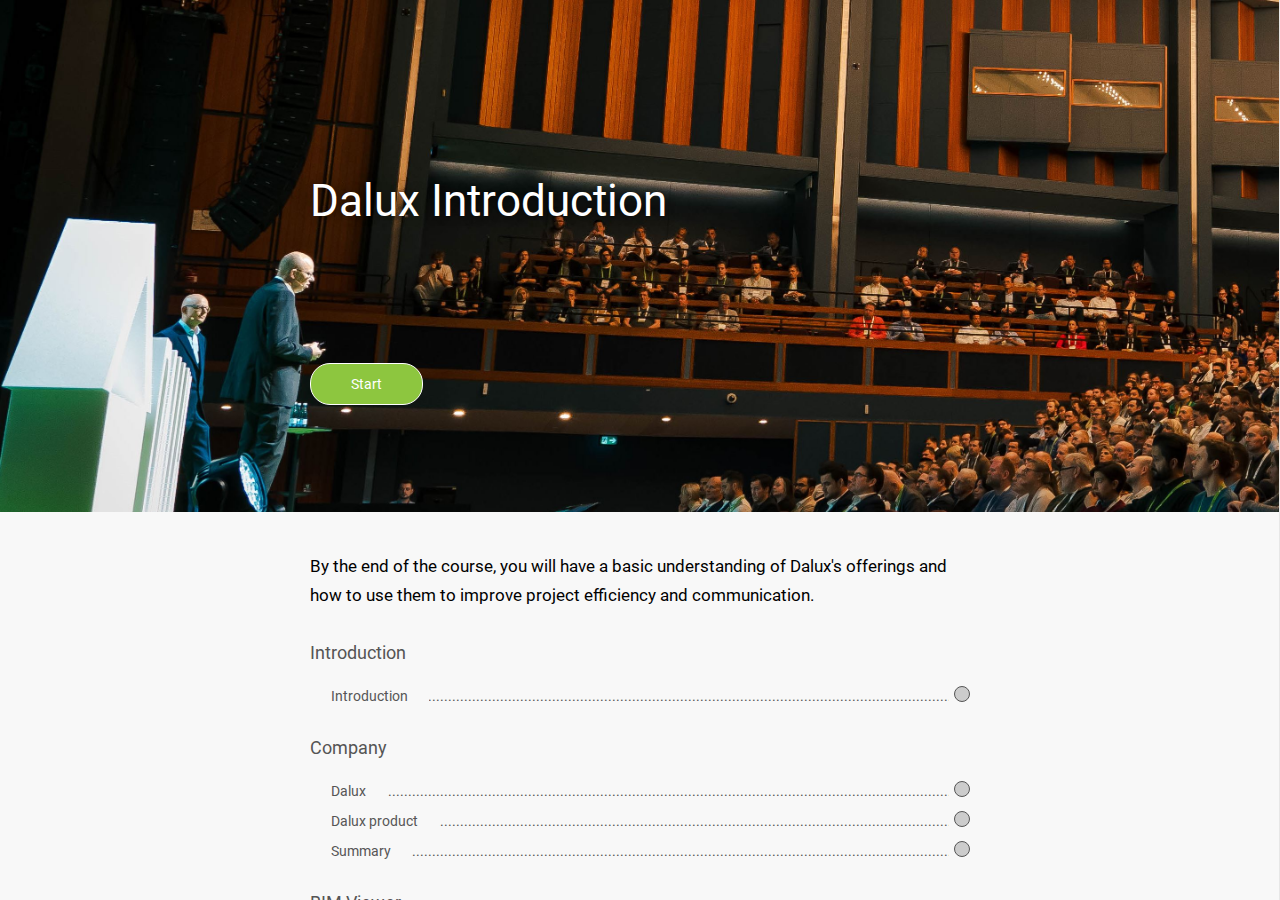
<file: index.html>
<!DOCTYPE html>
	<html class="dark">
		<head>			
			<meta http-equiv="Content-Type" content="text/html;charset=utf-8">
			<meta name="viewport" content="width=device-width, initial-scale=1">			
			
				<link rel="stylesheet" href="design/resources/compiled.css?v=24-10-15-09-32-13-583" />
			
			<link rel="stylesheet" href="css/player-core.css"/>
			<script src="scripts/dkiUA.js"></script>
			<style>
				#popupBlocked{
					display: none;
				}
				html, body {
					height: 100%;
				}
				body {
					font-size: 14px;
					color: #f6f6f6; 
				} 
				.contentWrapper{
					max-width:350px;
					margin: auto;
					display: none;
					height: 100%;
				}
				.contentContainer {
					display: table-cell;
					vertical-align: middle; 
				}
				.content {
				    border: 1px solid #ccc;
				    background-color: #ffffff;
				}
				.heroImage {
					height: 100%;
					width: 100%;
				} 
				.courseTitle { 
					color: #333333;
					font-size: 24px;  
					text-align: center;							
				    padding: 0 10px;
				}				
				.courseDesc { 
					color: #666666;
					font-size: 12px;  
					text-align: left;
				    padding: 0 10px;
				}				
				.buttonWrapper{
					text-align: center;
					margin: 16px 0;
				}
				.launchButton{
					width: 240px;
					height: 80px;
					font-size: 24px;
					border-radius: 20px
				}
			</style>				
		</head>
		<body onload="init();" onbeforeunload="beforeUnload();">
			<div class="contentWrapper" id="contentWrapper">
				<div class="contentContainer">	
					<div class="content"> 	 
						 
							<div><img src="assets/CA115755-0073-EF63-3795-DE9ED0F6647B.jpg"  class="heroImage" /></div>
							<div class="courseTitle" style="margin-top:14px">
								Dalux Introduction 
							</div>
							<div class="courseDesc" style="margin-top:6px">
								By the end of the course, you will have a basic understanding of Dalux&#39;s offerings and how to use them to improve project efficiency and communication. 
							</div>
							<div class="buttonWrapper">
								<input type="button" class="btn-primary launchButton" value="Launch Course" onclick="launchWindow()" />
							</div>
								


					</div>
				</div>
			</div>
		</body>
		<script>
			var courseWin = null;
			var launchInNewWindow = false;	 		
			if(dkiUA.mobile){
				
			}
			else{
				
			}
			function init(){
				launchWindow();	
						
			}
			function launchWindow(){
				var indexUrl = "content.html";
				var params = "";
				if(location.search != ""){
					params += location.search.replace("?", "");
				}
				try{
					if(parent.location.search != ""){
						if(params == ""){
							params += parent.location.search.replace("?", "");
						}
						else if(params.indexOf(parent.location.search.replace("?", "")) == -1){
							//only add if its not already there
							params += parent.location.search.replace("?", "&");
						}
					}
				}
				catch(e){
					//parent not accesible - perhaps xdomain
				}
				if(params != ""){
					indexUrl += "?" + params;
				}					
				if(launchInNewWindow){
					document.getElementById("contentWrapper").style.display = "table";
					courseWin = window.open(indexUrl, "courseWin", "width=1010, height=643, resizable=yes, channelmode=no, directories=no, fullscreen=no, location=no, menubar=no, status=no, titlebar=no, toolbar=no");										
					if(courseWin != null){
						setInterval(function(){
							if(courseWin.closed && window.opener){
								window.close();
							}
						}, 500);
					}
				}
				else{
					location.href = indexUrl;
				}
			}
			function beforeUnload(){
				if(launchInNewWindow){
					courseWin.close();
				}
			}	
			
				launchWindow();
				
		</script>			
	</html>
</file>
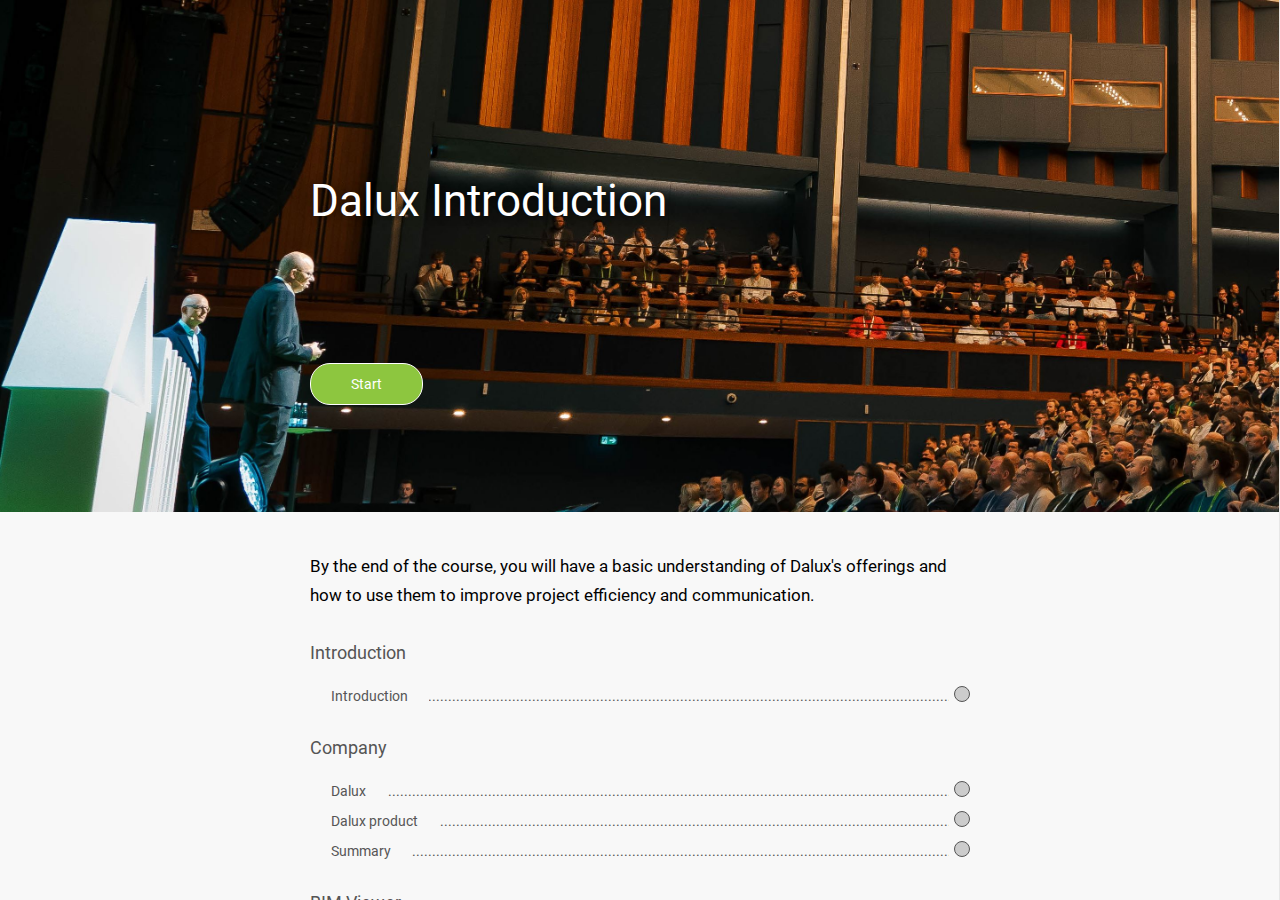
<file: content.html>
<!DOCTYPE html>
	<html class="coursePlayer topOnly dark  responsive includeCompletionChecks" >
		<head id="head" data-viewport-width="1920">
			<meta http-equiv="Content-Type" content="text/html;charset=utf-8">	
			
			<meta property="og:type" content="website" />			
			<meta property="og:title" content=" Dalux Introduction" />
			<meta property="og:description" content=" " />	
			
			
			<meta http-equiv="X-UA-Compatible" content="IE=edge,chrome=1">
			<meta http-equiv="Content-Language" content="en-US">
			<meta name="apple-mobile-web-app-capable" content="yes" />
			<link rel='shortcut icon' href='design/resources/favicon.png?24-10-15-09-32-13-583' type='image/x-icon'/ >
			
				<link rel="stylesheet" href="./css/player-core.css" >
				
				<link rel="stylesheet" href="./css/responsive.css" >
				
				<link rel="stylesheet" href="./css/css/font-awesome.min.css" >
				
			<style id="sectionHeightFix"></style>

			
			
			
			<script>
	if(!DKI){
		var DKI = {};
	}
	DKI.translatedPlayerStrings = {};
	
	DKI.translatedPlayerStrings["en-US"] = {
		browserWarning        : {"downloadIe":"Download Internet Explorer","message":"Your current browser is obsolete. <br> For the best experience in this course (and possibly your life) we suggest one of the following browsers:","downloadSafari":"Download Safari","downloadChrome":"Download Google Chrome","title":"Improve your experience","close":"close","downloadFirefox":"Download Firefox"},
		certificate           : {"print":"print","title":"Certificate of Completion","sign":"Signature:","printTooltip":"Print your certificate","body":"This is to certify that <span id='certificate_studentName'><\/span> has completed the course <span id='certificate_courseName'><\/span>"},
		courseSearch          : {"inputPlaceholder":"Enter Search Term","foundLocations":"Found Locations","filterText":"Text Items","filterReferences":"References Items","filterRichMedia":"Rich Media","filterObjectives":"Objectives","filterGlossaries":"Glossary Items","sequentialWarningTitle":"Sequential Course","filterVideos":"Videos","filterTop":"Top Hits","seeAlso":"See Also","sequentialWarningText":"To view all search results, this course must be completed.","filterImages":"Images","back":"Back","filterAudio":"Audio","title":"Search","filterTranscripts":"Pages"},
		doc                   : {"Metadata table created on":"Created On","Metadata table description":"Description","Page note header":"Page Note","Created date label":"Created: ","Metadata table created by":"Created By","Page transcript header":"Page Transcript","Course settings header":"Course Settings","Stream element table header":"Media Stream Element","student response label":"See student response","Publish table profile":"Publishing Profile","Metadata table modified by":"Last Modified By","TOC Heading":"Contents","Resources Heading":"Resources","Settings table pass mark":"Pass Mark","Bibliography Heading":"Bibliography","Settings table lifecycle":"Lifecycle","Metadata table copy status":"Copy Status","Link start":"[BEGIN LINK -","Page":"Page ","Feedback partial":"Partially Correct","Settings table duration":"Duration","Widget element table header":"HTML Widget Element","Element table embed code":"Embed Code","Metadata table title":"Title","Choices header":"Choices","Feedback all correct":"All Correct","Glossary Heading":"Glossary","Drop targets label":"Drop Targets","Metadata table modified date":"Last Modified On","Drag table items header":"Items","Targets header":"Target(s)","Element table URL":"URL","no":"No","True choice":"True","Settings table header":"Settings","Testing Heading":"Testing","yes":"Yes","Drag table matches header":"Match(es)","Feedback label":"Feedback: ","Feedback incorrect attempt":"Incorrect Attempt","Feedback all incorrect":"All Incorrect","Source label":"Source: ","Question feedback header":"Question Feedback","Course metadata header":"Course Properties","False choice":"False","Metadata table header":"Properties","Audio element table header":"Audio Element","Element table description":"Description","Settings table project":"Project","Webpage element table header":"External Webpage","Link end":"[END LINK]","Question type label":"Question Type: ","Feedback table submission":"Submission","Possible match label":"Possible Matches","Element table title":"Title","Publish settings header":"Publish Settings","Settings table categories":"Categories","Publish table description":"Description","Test answer header":"Testing Answer Key","page of":" of ","Drag items header":"Drag Items","Correct choice label":"Correct: ","Element":" Element","Embedded video table header":"Embedded Video","Feedback partial attempt":"Partially Correct Attempt","transcript":"Transcript","Publish table title":"Title"},
		endCourse             : {"headerLabel":"You have reached the end of:","testingStatusLabel":"Testing:","testing":"Testing","viewCertificate":"View Certificate","certNotAvailable":"(Not Available)","incompleteT":"Incomplete","passingScoreLabel":"Passing Score:","viewBibliography":"View Bibliography","LearningStatusLabel":"Learning:","testLinkLabel":"Take Test"},
		endMod                : {"moduleNameLabel":"Module Name","passingScoreLabel":"Passing Score:","revisitContentButton":"View Content Again","learningStatusLabel":"Learning:","learningLinkLabel":"Continue","testingLinkLabel":"Take Test","headerText":"You have reached the end of:","testStatusLabel":"Score:","reviewTestButton":"Review Test"},
		endTest               : {"headerLabel":"You've finished the test for:","moduleNameLabel":"Module Name","testingStatusLabel":"Testing:","passingScoreLabel":"Passing Score:","revisitContentButton":"View Content Again","reviewLinkLabel":"Review Test","learningLinkLabel":"Continue","learningStatusLabel":"Learning:","retakeTestButton":"Retake Test","testScoreLabel":"Total score for this test:"},
		glossary              : {"definitionText":"Definition","viewTermTooltip":"View this term in the browser","titleText":"Glossary"},
		goodbye               : {"message":"Thank you for exiting the content. You may now navigate away from this content."},
		index                 : {"icloseButtonLabel":"Close","outlineTabLabel":"Outline","feedbackTabLabel":"Feedback","previousButtonLabel":"Previous","exitButtonLabel":"Exit","listButtonLabel":"More","transcriptButtonLabel":"Transcript","returnToContent":"Return to page content.","menuButtonLabel":"Menu","audioButtonLabel":"Audio","replayButtonLabel":"Replay","nextButtonLabel":"Next","resourcesButtonLabel":"Resources","skipToContent":"Skip to page content.","iPageTitle":"Course Player","glossaryButtonLabel":"Glossary","skipToNavigation":"Skip to navigation."},
		launch                : {"pleaseWaitMessage":"Please wait while your course opens in a new window.","dontClose":"Do NOT close this window while you are taking this course or your results will not be recorded.","launchCourse":"Launch Course"},
		questionInstructions  : {"1":"Circle the correct answer","2":"Circle the correct answer(s)","3":"Enter your answer","4":"Fill in your answer for each blank","5":"Circle one answer in each list","6":"Match the items below"},
		references            : {"txtReferenceLink":"Access Reference","bibliographyWindowTitle":"Bibliography","viewBibliography":"View the bibliography."},
		resources             : {"txtPrintableVersionHeader":"Printable Version","txtNewWindowTitle":"Click to open in a new window","documentType":"Documents","videoType":"Videos","audioType":"Audio","flashType":"SWF","txtElementLinkTitle":"Element Link","txtPrintableVersionTitle":"Printable version of the course","resourceBrowserTitle":"Resources","txtLinksHeader":"links","imageType":"Images","txtSaveAs":"Right click and select \"Save as...\"","htmlType":"HTML"},
		runtime               : {"Theme Reference Items":"Reference Items","Theme Next:":"Next:","testingDisabled":"Testing is not enabled for this course.","media_play":"Play","confirmQuestionNoSelection":"Are you sure you wish to submit this question without providing any answers?","buttonLabelCancel":"Cancel","quitTestWarning":"You will fail this test attempt if you quit now.","media_pause":"Pause","notesLabel":"Notes","txtNotAvailableShort":"N\/A","txtErrorLoadCmpltn":"Error loading completion","buttonLabelNext":"Next","passText":"Pass","Theme Menu":"Menu","media_instructions_fullscreen":"Press 'f' to enter fullscreen, escape to exit fullscreen.","txtFailedLoadAssess":"Failed to load assessment","Theme Top Hits":"Top Hits","trueOptionLabel":"True","tabLabelPageFeedBk":"Page Feedback","failText":"Fail","noOutlineLabel":"No Outline Available","media_fullscreen":"Full screen","tabLabelAllFeedBk":"All Feedback","Theme Images":"Images","exceededTestAttempts":"You have exceeded the maximum number of test attempts for this module.","txtInstructionsLabel":"Please enter your feedback below.","media_instructions_play":"Press enter or space to play and pause the media.","txtScore":"Score:","Theme Topics":"Topics","buttonLabelClose":"Close","iResume":"Please select OK to resume course, or Cancel to start over.","tstchoicesLabel1":"You cannot choose more than","tstchoicesLabel2":"selections.","Vert Theme Audio":"Audio","pretestQuestLabel":"Launch Pretest?","Theme Text Items":"Text Items","Theme Audio":"Audio","txtNoOutline":"No outline available","media_instructions_transcript":"Press 't' to open the transcript.","Theme Glossary Items":"Glossary Items","media_instructions_mute":"Press 'm' to mute and un-mute audio.","Theme Index":"Index","theme start":"Start","Theme Glossary":"Glossary","buttonLabelSubmit":"Submit","media_cc":"Closed caption","noModuleTesting":"This module does not have any testing.","theme View":"View","autoPlayDisabler":"Touch anywhere to start your page","Theme Back To Top":"back To Top","txtPoints":"points","txtTitleNoFeedBack":"No Reviewer Feedback","transcriptLabel":"Transcript","Theme Pages":"Pages","txtLine1Noted":"noted:","incompleteText":"Incomplete","txtTakeTest":"Take Test","falseOptionLabel":"False","txtRemainingAttempts":"Remaining Attempts:","noNavLabel":"You cannot navigate to that page yet.","mrkrErrorLabel1":"Invalid question type","retakeTest":"Retake Test","txtEnterName":"Please enter your name","media_instructions_volume":"Press plus or minus to control volume.","Theme Videos":"Videos","resourceBrowserTitle":"Resource Browser","zoom":"Zoom","txtTitleCurrentPage":"Current Page Feedback","theme Search":"Search","testTryAgain":"Try Again"},
		capture               : {"youTyped":"You Typed","downloadJobAid":"Download Job Aid","downloadDocument":"Download Document","hint":"Hint","sections":"Sections","step":"Step","finish":"Finish","incorrectAnswer":"Incorrect Answer","downloadDocuments":"Download Documents","showHint":"Show Hint","tryMeSimEnd":"Steps Completed","restart":"Restart","stepList":"Step List","ok":"Ok","scene":"Scene","feedback":"Feedback","steps":"Steps"}
	};


					DKI.translatedPlayerStrings["en-US"] = {
						browserWarning        : {"downloadIe":"Download Internet Explorer","message":"Your current browser is obsolete. <br> For the best experience in this course (and possibly your life) we suggest one of the following browsers:","downloadSafari":"Download Safari","downloadChrome":"Download Google Chrome","title":"Improve your experience","close":"close","downloadFirefox":"Download Firefox"},
						certificate           : {"print":"print","title":"Certificate of Completion","sign":"Signature:","printTooltip":"Print your certificate","body":"This is to certify that <span id='certificate_studentName'><\/span> has completed the course <span id='certificate_courseName'><\/span>"},
						courseSearch          : {"inputPlaceholder":"Enter Search Term","foundLocations":"Found Locations","filterText":"Text Items","filterReferences":"References Items","filterRichMedia":"Rich Media","filterObjectives":"Objectives","filterGlossaries":"Glossary Items","sequentialWarningTitle":"Sequential Course","filterVideos":"Videos","filterTop":"Top Hits","seeAlso":"See Also","sequentialWarningText":"To view all search results, this course must be completed.","filterImages":"Images","back":"Back","filterAudio":"Audio","title":"Search","filterTranscripts":"Pages"},
						doc                   : {"Metadata table created on":"Created On","Metadata table description":"Description","Page note header":"Page Note","Created date label":"Created: ","Metadata table created by":"Created By","Page transcript header":"Page Transcript","Course settings header":"Course Settings","Stream element table header":"Media Stream Element","student response label":"See student response","Publish table profile":"Publishing Profile","Metadata table modified by":"Last Modified By","TOC Heading":"Contents","Resources Heading":"Resources","Settings table pass mark":"Pass Mark","Bibliography Heading":"Bibliography","Settings table lifecycle":"Lifecycle","Metadata table copy status":"Copy Status","Link start":"[BEGIN LINK -","Page":"Page ","Feedback partial":"Partially Correct","Settings table duration":"Duration","Widget element table header":"HTML Widget Element","Element table embed code":"Embed Code","Metadata table title":"Title","Choices header":"Choices","Feedback all correct":"All Correct","Glossary Heading":"Glossary","Drop targets label":"Drop Targets","Metadata table modified date":"Last Modified On","Drag table items header":"Items","Targets header":"Target(s)","Element table URL":"URL","no":"No","True choice":"True","Settings table header":"Settings","Testing Heading":"Testing","yes":"Yes","Drag table matches header":"Match(es)","Feedback label":"Feedback: ","Feedback incorrect attempt":"Incorrect Attempt","Feedback all incorrect":"All Incorrect","Source label":"Source: ","Question feedback header":"Question Feedback","Course metadata header":"Course Properties","False choice":"False","Metadata table header":"Properties","Audio element table header":"Audio Element","Element table description":"Description","Settings table project":"Project","Webpage element table header":"External Webpage","Link end":"[END LINK]","Question type label":"Question Type: ","Feedback table submission":"Submission","Possible match label":"Possible Matches","Element table title":"Title","Publish settings header":"Publish Settings","Settings table categories":"Categories","Publish table description":"Description","Test answer header":"Testing Answer Key","page of":" of ","Drag items header":"Drag Items","Correct choice label":"Correct: ","Element":" Element","Embedded video table header":"Embedded Video","Feedback partial attempt":"Partially Correct Attempt","transcript":"Transcript","Publish table title":"Title"},
						endCourse             : {"headerLabel":"You have reached the end of:","testingStatusLabel":"Testing:","testing":"Testing","viewCertificate":"View Certificate","certNotAvailable":"(Not Available)","incompleteT":"Incomplete","passingScoreLabel":"Passing Score:","viewBibliography":"View Bibliography","LearningStatusLabel":"Learning:","testLinkLabel":"Take Test"},
						endMod                : {"moduleNameLabel":"Module Name","passingScoreLabel":"Passing Score:","revisitContentButton":"View Content Again","learningStatusLabel":"Learning:","learningLinkLabel":"Continue","testingLinkLabel":"Take Test","headerText":"You have reached the end of:","testStatusLabel":"Score:","reviewTestButton":"Review Test"},
						endTest               : {"headerLabel":"You've finished the test for:","moduleNameLabel":"Module Name","testingStatusLabel":"Testing:","passingScoreLabel":"Passing Score:","revisitContentButton":"View Content Again","reviewLinkLabel":"Review Test","learningLinkLabel":"Continue","learningStatusLabel":"Learning:","retakeTestButton":"Retake Test","testScoreLabel":"Total score for this test:"},
						glossary              : {"definitionText":"Definition","viewTermTooltip":"View this term in the browser","titleText":"Glossary"},
						goodbye               : {"message":"Thank you for exiting the content. You may now navigate away from this content."},
						index                 : {"icloseButtonLabel":"Close","outlineTabLabel":"Outline","feedbackTabLabel":"Feedback","previousButtonLabel":"Previous","exitButtonLabel":"Exit","listButtonLabel":"More","transcriptButtonLabel":"Transcript","returnToContent":"Return to page content.","menuButtonLabel":"Menu","audioButtonLabel":"Audio","replayButtonLabel":"Replay","nextButtonLabel":"Next","resourcesButtonLabel":"Resources","skipToContent":"Skip to page content.","iPageTitle":"Course Player","glossaryButtonLabel":"Glossary","skipToNavigation":"Skip to navigation."},
						launch                : {"pleaseWaitMessage":"Please wait while your course opens in a new window.","dontClose":"Do NOT close this window while you are taking this course or your results will not be recorded.","launchCourse":"Launch Course"},
						questionInstructions  : {"1":"Circle the correct answer","2":"Circle the correct answer(s)","3":"Enter your answer","4":"Fill in your answer for each blank","5":"Circle one answer in each list","6":"Match the items below"},
						references            : {"txtReferenceLink":"Access Reference","bibliographyWindowTitle":"Bibliography","viewBibliography":"View the bibliography."},
						resources             : {"txtPrintableVersionHeader":"Printable Version","txtNewWindowTitle":"Click to open in a new window","documentType":"Documents","videoType":"Videos","audioType":"Audio","flashType":"SWF","txtElementLinkTitle":"Element Link","txtPrintableVersionTitle":"Printable version of the course","resourceBrowserTitle":"Resources","txtLinksHeader":"links","imageType":"Images","txtSaveAs":"Right click and select \"Save as...\"","htmlType":"HTML"},
						runtime               : {"Theme Reference Items":"Reference Items","Theme Next:":"Next:","testingDisabled":"Testing is not enabled for this course.","media_play":"Play","confirmQuestionNoSelection":"Are you sure you wish to submit this question without providing any answers?","buttonLabelCancel":"Cancel","quitTestWarning":"You will fail this test attempt if you quit now.","media_pause":"Pause","notesLabel":"Notes","txtNotAvailableShort":"N\/A","txtErrorLoadCmpltn":"Error loading completion","buttonLabelNext":"Next","passText":"Pass","Theme Menu":"Menu","media_instructions_fullscreen":"Press 'f' to enter fullscreen, escape to exit fullscreen.","txtFailedLoadAssess":"Failed to load assessment","Theme Top Hits":"Top Hits","trueOptionLabel":"True","tabLabelPageFeedBk":"Page Feedback","failText":"Fail","noOutlineLabel":"No Outline Available","media_fullscreen":"Full screen","tabLabelAllFeedBk":"All Feedback","Theme Images":"Images","exceededTestAttempts":"You have exceeded the maximum number of test attempts for this module.","txtInstructionsLabel":"Please enter your feedback below.","media_instructions_play":"Press enter or space to play and pause the media.","txtScore":"Score:","Theme Topics":"Topics","buttonLabelClose":"Close","iResume":"Please select OK to resume course, or Cancel to start over.","tstchoicesLabel1":"You cannot choose more than","tstchoicesLabel2":"selections.","Vert Theme Audio":"Audio","pretestQuestLabel":"Launch Pretest?","Theme Text Items":"Text Items","Theme Audio":"Audio","txtNoOutline":"No outline available","media_instructions_transcript":"Press 't' to open the transcript.","Theme Glossary Items":"Glossary Items","media_instructions_mute":"Press 'm' to mute and un-mute audio.","Theme Index":"Index","theme start":"Start","Theme Glossary":"Glossary","buttonLabelSubmit":"Submit","media_cc":"Closed caption","noModuleTesting":"This module does not have any testing.","theme View":"View","autoPlayDisabler":"Touch anywhere to start your page","Theme Back To Top":"back To Top","txtPoints":"points","txtTitleNoFeedBack":"No Reviewer Feedback","transcriptLabel":"Transcript","Theme Pages":"Pages","txtLine1Noted":"noted:","incompleteText":"Incomplete","txtTakeTest":"Take Test","falseOptionLabel":"False","txtRemainingAttempts":"Remaining Attempts:","noNavLabel":"You cannot navigate to that page yet.","mrkrErrorLabel1":"Invalid question type","retakeTest":"Retake Test","txtEnterName":"Please enter your name","media_instructions_volume":"Press plus or minus to control volume.","Theme Videos":"Videos","resourceBrowserTitle":"Resource Browser","zoom":"Zoom","txtTitleCurrentPage":"Current Page Feedback","theme Search":"Search","testTryAgain":"Try Again"},
						capture               : {"youTyped":"You Typed","downloadJobAid":"Download Job Aid","downloadDocument":"Download Document","hint":"Hint","sections":"Sections","step":"Step","finish":"Finish","incorrectAnswer":"Incorrect Answer","downloadDocuments":"Download Documents","showHint":"Show Hint","tryMeSimEnd":"Steps Completed","restart":"Restart","stepList":"Step List","ok":"Ok","scene":"Scene","feedback":"Feedback","steps":"Steps"}
					};
				
	DKI.strings = DKI.translatedPlayerStrings["en-US"];


	var playerStrings = DKI.strings.runtime;
	var endscreenStrings = DKI.strings.endCourse;
	var moduleStringText = DKI.strings.endMod;
	var applyDefaults = function(){
		//define these in block scope to prevent overwrite over time
		var isObject = function(o) {
			return Object.prototype.toString.call(o) == "[object Object]";
		};
		var applyIf = function(objectTo,objectFrom,deep){
			objectTo = typeof objectTo != "undefined"? objectTo: {};
			objectFrom = typeof objectFrom != "undefined"? objectFrom: {};
			if(objectTo){
				deep = deep===undefined?false:deep;
				if(deep){
					applyIfDeep(objectTo,objectFrom);
				}else{
					for(var property in objectFrom){
						if(typeof objectTo[property] == 'undefined' ){
							objectTo[property] = objectFrom[property];
						}
					}
				}
			}
			return objectTo;
		};

		var applyIfDeep = function(objectTo,objectFrom){
			if(objectTo){
				for(var property in objectFrom){
					if(typeof objectTo[property] === 'undefined'){
						if(isObject(objectFrom[property])){
							objectTo[property]={};
							arguments.callee(objectTo[property],objectFrom[property]);
						}else{
							objectTo[property] = objectFrom[property];
						}
					}else if(isObject(objectFrom[property])){
						arguments.callee(objectTo[property],objectFrom[property]);
					}
				}
			}
			return objectTo;
		};

		applyIf(DKI.strings, {
			runtime: {
				media_pause: "Pause",
				media_cc: "Closed caption"
			}
		}, true);
	}();
	
	</script> 
			<meta name="viewport" content="initial-scale=1.0,maximum-scale=1.0,width=device-width,minimal-ui" id="viewportMetaTag">
			<style>				
				@-ms-viewport, @-webkit-viewport, @-moz-viewport, @-o-viewport, @viewport{
					width: device-width;
					zoom: 1.0;
					max-zoom: 1.0;
					min-zoom: 1.0;
					user-zoom: fixed;
					orientation: auto;
				}
			</style>
		
				<link rel="stylesheet" href="design/resources/compiled.css?v=24-10-15-09-32-13-583" />
			
			<style>				
				
						#contentFrame, .dki-authoring-group, .dki-group-spacer, .dki-authoring-row, .dki-authoring-section, .dki-course-max-width, .pageBackground {
							max-width: 1920px;
							
						}

						#contentFrame, .dki-course-max-width {
							overflow: clip;
						}
					@media (min-width: 768px) {} @media (min-width: 992px) {} @media (min-width: 1200px) {} @media (min-width: 0px) {} 
.dki-text-style-AB087ADB-B8E8-5649-7DAE-947DB3C002C6, .dki-text-style-AB087ADB-B8E8-5649-7DAE-947DB3C002C6 label .numbering, .dki-text-style-AB087ADB-B8E8-5649-7DAE-947DB3C002C6 label .dki-element-text, .dki-text-style-AB087ADB-B8E8-5649-7DAE-947DB3C002C6 label .questionChoiceText, .dki-text-style-AB087ADB-B8E8-5649-7DAE-947DB3C002C6  ol>li, ol.dki-text-style-AB087ADB-B8E8-5649-7DAE-947DB3C002C6>li, .dki-text-style-AB087ADB-B8E8-5649-7DAE-947DB3C002C6  ul>li, ul.dki-text-style-AB087ADB-B8E8-5649-7DAE-947DB3C002C6>li{background-color: inherit;color: inherit;font-family: inherit;font-size: inherit;font-weight: bold;line-height: inherit;text-decoration : inherit;font-style : inherit;vertical-align : }.dki-text-style-AB0B95DF-B8E8-5649-7DAE-F894D4675130, .dki-text-style-AB0B95DF-B8E8-5649-7DAE-F894D4675130 label .numbering, .dki-text-style-AB0B95DF-B8E8-5649-7DAE-F894D4675130 label .dki-element-text, .dki-text-style-AB0B95DF-B8E8-5649-7DAE-F894D4675130 label .questionChoiceText, .dki-text-style-AB0B95DF-B8E8-5649-7DAE-F894D4675130  ol>li, ol.dki-text-style-AB0B95DF-B8E8-5649-7DAE-F894D4675130>li, .dki-text-style-AB0B95DF-B8E8-5649-7DAE-F894D4675130  ul>li, ul.dki-text-style-AB0B95DF-B8E8-5649-7DAE-F894D4675130>li{background-color: inherit;color: inherit;font-family: inherit;font-size: inherit;font-weight: inherit;line-height: inherit;text-decoration : inherit;font-style : italic;vertical-align : }.dki-text-style-AB140CD7-B8E8-5649-7DAE-C466D3267F91, .dki-text-style-AB140CD7-B8E8-5649-7DAE-C466D3267F91 label .numbering, .dki-text-style-AB140CD7-B8E8-5649-7DAE-C466D3267F91 label .dki-element-text, .dki-text-style-AB140CD7-B8E8-5649-7DAE-C466D3267F91 label .questionChoiceText, .dki-text-style-AB140CD7-B8E8-5649-7DAE-C466D3267F91  ol>li, ol.dki-text-style-AB140CD7-B8E8-5649-7DAE-C466D3267F91>li, .dki-text-style-AB140CD7-B8E8-5649-7DAE-C466D3267F91  ul>li, ul.dki-text-style-AB140CD7-B8E8-5649-7DAE-C466D3267F91>li{background-color: inherit;color: inherit;font-family: inherit;font-size: inherit;font-weight: inherit;line-height: inherit;text-decoration : underline;font-style : inherit;vertical-align : }.dki-text-style-AB15385C-B8E8-5649-7DAE-AA8E10B3ACD2, .dki-text-style-AB15385C-B8E8-5649-7DAE-AA8E10B3ACD2 label .numbering, .dki-text-style-AB15385C-B8E8-5649-7DAE-AA8E10B3ACD2 label .dki-element-text, .dki-text-style-AB15385C-B8E8-5649-7DAE-AA8E10B3ACD2 label .questionChoiceText, .dki-text-style-AB15385C-B8E8-5649-7DAE-AA8E10B3ACD2  ol>li, ol.dki-text-style-AB15385C-B8E8-5649-7DAE-AA8E10B3ACD2>li, .dki-text-style-AB15385C-B8E8-5649-7DAE-AA8E10B3ACD2  ul>li, ul.dki-text-style-AB15385C-B8E8-5649-7DAE-AA8E10B3ACD2>li{background-color: inherit;color: inherit;font-family: inherit;font-size: inherit;font-weight: inherit;line-height: inherit;text-decoration : line-through;font-style : inherit;vertical-align : }.dki-text-style-AB17C5B7-B8E8-5649-7DAE-3AF497C6BEC7, .dki-text-style-AB17C5B7-B8E8-5649-7DAE-3AF497C6BEC7 label .numbering, .dki-text-style-AB17C5B7-B8E8-5649-7DAE-3AF497C6BEC7 label .dki-element-text, .dki-text-style-AB17C5B7-B8E8-5649-7DAE-3AF497C6BEC7 label .questionChoiceText, .dki-text-style-AB17C5B7-B8E8-5649-7DAE-3AF497C6BEC7  ol>li, ol.dki-text-style-AB17C5B7-B8E8-5649-7DAE-3AF497C6BEC7>li, .dki-text-style-AB17C5B7-B8E8-5649-7DAE-3AF497C6BEC7  ul>li, ul.dki-text-style-AB17C5B7-B8E8-5649-7DAE-3AF497C6BEC7>li{background-color: rgb(221,255,0);color: inherit;font-family: inherit;font-size: inherit;font-weight: inherit;line-height: inherit;text-decoration : inherit;font-style : inherit;vertical-align : }.dki-text-style-AB270BD7-B8E8-5649-7DAE-03110A3DBDCD, .dki-text-style-AB270BD7-B8E8-5649-7DAE-03110A3DBDCD label .numbering, .dki-text-style-AB270BD7-B8E8-5649-7DAE-03110A3DBDCD label .dki-element-text, .dki-text-style-AB270BD7-B8E8-5649-7DAE-03110A3DBDCD label .questionChoiceText, .dki-text-style-AB270BD7-B8E8-5649-7DAE-03110A3DBDCD  ol>li, ol.dki-text-style-AB270BD7-B8E8-5649-7DAE-03110A3DBDCD>li, .dki-text-style-AB270BD7-B8E8-5649-7DAE-03110A3DBDCD  ul>li, ul.dki-text-style-AB270BD7-B8E8-5649-7DAE-03110A3DBDCD>li{background-color: rgb(255,192,0);color: inherit;font-family: inherit;font-size: inherit;font-weight: inherit;line-height: inherit;text-decoration : inherit;font-style : inherit;vertical-align : }.dki-text-style-AB2E3282-B8E8-5649-7DAE-7A369EBA54FE, .dki-text-style-AB2E3282-B8E8-5649-7DAE-7A369EBA54FE label .numbering, .dki-text-style-AB2E3282-B8E8-5649-7DAE-7A369EBA54FE label .dki-element-text, .dki-text-style-AB2E3282-B8E8-5649-7DAE-7A369EBA54FE label .questionChoiceText, .dki-text-style-AB2E3282-B8E8-5649-7DAE-7A369EBA54FE  ol>li, ol.dki-text-style-AB2E3282-B8E8-5649-7DAE-7A369EBA54FE>li, .dki-text-style-AB2E3282-B8E8-5649-7DAE-7A369EBA54FE  ul>li, ul.dki-text-style-AB2E3282-B8E8-5649-7DAE-7A369EBA54FE>li{background-color: rgb(92,255,0);color: inherit;font-family: inherit;font-size: inherit;font-weight: inherit;line-height: inherit;text-decoration : inherit;font-style : inherit;vertical-align : }.dki-text-style-AB34C845-B8E8-5649-7DAE-15B266DB1B99, .dki-text-style-AB34C845-B8E8-5649-7DAE-15B266DB1B99 label .numbering, .dki-text-style-AB34C845-B8E8-5649-7DAE-15B266DB1B99 label .dki-element-text, .dki-text-style-AB34C845-B8E8-5649-7DAE-15B266DB1B99 label .questionChoiceText, .dki-text-style-AB34C845-B8E8-5649-7DAE-15B266DB1B99  ol>li, ol.dki-text-style-AB34C845-B8E8-5649-7DAE-15B266DB1B99>li, .dki-text-style-AB34C845-B8E8-5649-7DAE-15B266DB1B99  ul>li, ul.dki-text-style-AB34C845-B8E8-5649-7DAE-15B266DB1B99>li{background-color: inherit;color: inherit;font-family: inherit;font-size: 27pt;font-weight: inherit;line-height: inherit;text-decoration : inherit;font-style : inherit;vertical-align : }.dki-text-style-AB372AAE-B8E8-5649-7DAE-8D445D20C3E8, .dki-text-style-AB372AAE-B8E8-5649-7DAE-8D445D20C3E8 label .numbering, .dki-text-style-AB372AAE-B8E8-5649-7DAE-8D445D20C3E8 label .dki-element-text, .dki-text-style-AB372AAE-B8E8-5649-7DAE-8D445D20C3E8 label .questionChoiceText, .dki-text-style-AB372AAE-B8E8-5649-7DAE-8D445D20C3E8  ol>li, ol.dki-text-style-AB372AAE-B8E8-5649-7DAE-8D445D20C3E8>li, .dki-text-style-AB372AAE-B8E8-5649-7DAE-8D445D20C3E8  ul>li, ul.dki-text-style-AB372AAE-B8E8-5649-7DAE-8D445D20C3E8>li{background-color: inherit;color: inherit;font-family: inherit;font-size: 24pt;font-weight: inherit;line-height: inherit;text-decoration : inherit;font-style : inherit;vertical-align : }.dki-text-style-AB3DF7EC-B8E8-5649-7DAE-F1968572B354, .dki-text-style-AB3DF7EC-B8E8-5649-7DAE-F1968572B354 label .numbering, .dki-text-style-AB3DF7EC-B8E8-5649-7DAE-F1968572B354 label .dki-element-text, .dki-text-style-AB3DF7EC-B8E8-5649-7DAE-F1968572B354 label .questionChoiceText, .dki-text-style-AB3DF7EC-B8E8-5649-7DAE-F1968572B354  ol>li, ol.dki-text-style-AB3DF7EC-B8E8-5649-7DAE-F1968572B354>li, .dki-text-style-AB3DF7EC-B8E8-5649-7DAE-F1968572B354  ul>li, ul.dki-text-style-AB3DF7EC-B8E8-5649-7DAE-F1968572B354>li{background-color: inherit;color: inherit;font-family: inherit;font-size: 18pt;font-weight: inherit;line-height: inherit;text-decoration : inherit;font-style : inherit;vertical-align : }.dki-text-style-AB3F8A44-B8E8-5649-7DAE-E00899CE1CD7, .dki-text-style-AB3F8A44-B8E8-5649-7DAE-E00899CE1CD7 label .numbering, .dki-text-style-AB3F8A44-B8E8-5649-7DAE-E00899CE1CD7 label .dki-element-text, .dki-text-style-AB3F8A44-B8E8-5649-7DAE-E00899CE1CD7 label .questionChoiceText, .dki-text-style-AB3F8A44-B8E8-5649-7DAE-E00899CE1CD7  ol>li, ol.dki-text-style-AB3F8A44-B8E8-5649-7DAE-E00899CE1CD7>li, .dki-text-style-AB3F8A44-B8E8-5649-7DAE-E00899CE1CD7  ul>li, ul.dki-text-style-AB3F8A44-B8E8-5649-7DAE-E00899CE1CD7>li{background-color: inherit;color: inherit;font-family: inherit;font-size: 13.5pt;font-weight: inherit;line-height: inherit;text-decoration : inherit;font-style : inherit;vertical-align : }.dki-text-style-AB41216F-B8E8-5649-7DAE-D1D254234B05, .dki-text-style-AB41216F-B8E8-5649-7DAE-D1D254234B05 label .numbering, .dki-text-style-AB41216F-B8E8-5649-7DAE-D1D254234B05 label .dki-element-text, .dki-text-style-AB41216F-B8E8-5649-7DAE-D1D254234B05 label .questionChoiceText, .dki-text-style-AB41216F-B8E8-5649-7DAE-D1D254234B05  ol>li, ol.dki-text-style-AB41216F-B8E8-5649-7DAE-D1D254234B05>li, .dki-text-style-AB41216F-B8E8-5649-7DAE-D1D254234B05  ul>li, ul.dki-text-style-AB41216F-B8E8-5649-7DAE-D1D254234B05>li{background-color: inherit;color: inherit;font-family: inherit;font-size: 10.5pt;font-weight: inherit;line-height: inherit;text-decoration : inherit;font-style : inherit;vertical-align : }.dki-text-style-AB42CB70-B8E8-5649-7DAE-02CF9637E129, .dki-text-style-AB42CB70-B8E8-5649-7DAE-02CF9637E129 label .numbering, .dki-text-style-AB42CB70-B8E8-5649-7DAE-02CF9637E129 label .dki-element-text, .dki-text-style-AB42CB70-B8E8-5649-7DAE-02CF9637E129 label .questionChoiceText, .dki-text-style-AB42CB70-B8E8-5649-7DAE-02CF9637E129  ol>li, ol.dki-text-style-AB42CB70-B8E8-5649-7DAE-02CF9637E129>li, .dki-text-style-AB42CB70-B8E8-5649-7DAE-02CF9637E129  ul>li, ul.dki-text-style-AB42CB70-B8E8-5649-7DAE-02CF9637E129>li{background-color: inherit;color: inherit;font-family: inherit;font-size: 9pt;font-weight: inherit;line-height: inherit;text-decoration : inherit;font-style : inherit;vertical-align : }@media (max-width: 991px) {.dki-text-style-AB087ADB-B8E8-5649-7DAE-947DB3C002C6-sm, .dki-text-style-AB087ADB-B8E8-5649-7DAE-947DB3C002C6-sm label .numbering, .dki-text-style-AB087ADB-B8E8-5649-7DAE-947DB3C002C6-sm label .dki-element-text, .dki-text-style-AB087ADB-B8E8-5649-7DAE-947DB3C002C6-sm label .questionChoiceText, .dki-text-style-AB087ADB-B8E8-5649-7DAE-947DB3C002C6-sm  ol>li, ol.dki-text-style-AB087ADB-B8E8-5649-7DAE-947DB3C002C6-sm>li, .dki-text-style-AB087ADB-B8E8-5649-7DAE-947DB3C002C6-sm  ul>li, ul.dki-text-style-AB087ADB-B8E8-5649-7DAE-947DB3C002C6-sm>li{background-color: inherit;color: inherit;font-family: inherit;font-size: inherit;font-weight: bold;line-height: inherit;text-decoration : inherit;font-style : inherit;vertical-align : }.dki-text-style-AB0B95DF-B8E8-5649-7DAE-F894D4675130-sm, .dki-text-style-AB0B95DF-B8E8-5649-7DAE-F894D4675130-sm label .numbering, .dki-text-style-AB0B95DF-B8E8-5649-7DAE-F894D4675130-sm label .dki-element-text, .dki-text-style-AB0B95DF-B8E8-5649-7DAE-F894D4675130-sm label .questionChoiceText, .dki-text-style-AB0B95DF-B8E8-5649-7DAE-F894D4675130-sm  ol>li, ol.dki-text-style-AB0B95DF-B8E8-5649-7DAE-F894D4675130-sm>li, .dki-text-style-AB0B95DF-B8E8-5649-7DAE-F894D4675130-sm  ul>li, ul.dki-text-style-AB0B95DF-B8E8-5649-7DAE-F894D4675130-sm>li{background-color: inherit;color: inherit;font-family: inherit;font-size: inherit;font-weight: inherit;line-height: inherit;text-decoration : inherit;font-style : italic;vertical-align : }.dki-text-style-AB140CD7-B8E8-5649-7DAE-C466D3267F91-sm, .dki-text-style-AB140CD7-B8E8-5649-7DAE-C466D3267F91-sm label .numbering, .dki-text-style-AB140CD7-B8E8-5649-7DAE-C466D3267F91-sm label .dki-element-text, .dki-text-style-AB140CD7-B8E8-5649-7DAE-C466D3267F91-sm label .questionChoiceText, .dki-text-style-AB140CD7-B8E8-5649-7DAE-C466D3267F91-sm  ol>li, ol.dki-text-style-AB140CD7-B8E8-5649-7DAE-C466D3267F91-sm>li, .dki-text-style-AB140CD7-B8E8-5649-7DAE-C466D3267F91-sm  ul>li, ul.dki-text-style-AB140CD7-B8E8-5649-7DAE-C466D3267F91-sm>li{background-color: inherit;color: inherit;font-family: inherit;font-size: inherit;font-weight: inherit;line-height: inherit;text-decoration : underline;font-style : inherit;vertical-align : }.dki-text-style-AB15385C-B8E8-5649-7DAE-AA8E10B3ACD2-sm, .dki-text-style-AB15385C-B8E8-5649-7DAE-AA8E10B3ACD2-sm label .numbering, .dki-text-style-AB15385C-B8E8-5649-7DAE-AA8E10B3ACD2-sm label .dki-element-text, .dki-text-style-AB15385C-B8E8-5649-7DAE-AA8E10B3ACD2-sm label .questionChoiceText, .dki-text-style-AB15385C-B8E8-5649-7DAE-AA8E10B3ACD2-sm  ol>li, ol.dki-text-style-AB15385C-B8E8-5649-7DAE-AA8E10B3ACD2-sm>li, .dki-text-style-AB15385C-B8E8-5649-7DAE-AA8E10B3ACD2-sm  ul>li, ul.dki-text-style-AB15385C-B8E8-5649-7DAE-AA8E10B3ACD2-sm>li{background-color: inherit;color: inherit;font-family: inherit;font-size: inherit;font-weight: inherit;line-height: inherit;text-decoration : line-through;font-style : inherit;vertical-align : }.dki-text-style-AB17C5B7-B8E8-5649-7DAE-3AF497C6BEC7-sm, .dki-text-style-AB17C5B7-B8E8-5649-7DAE-3AF497C6BEC7-sm label .numbering, .dki-text-style-AB17C5B7-B8E8-5649-7DAE-3AF497C6BEC7-sm label .dki-element-text, .dki-text-style-AB17C5B7-B8E8-5649-7DAE-3AF497C6BEC7-sm label .questionChoiceText, .dki-text-style-AB17C5B7-B8E8-5649-7DAE-3AF497C6BEC7-sm  ol>li, ol.dki-text-style-AB17C5B7-B8E8-5649-7DAE-3AF497C6BEC7-sm>li, .dki-text-style-AB17C5B7-B8E8-5649-7DAE-3AF497C6BEC7-sm  ul>li, ul.dki-text-style-AB17C5B7-B8E8-5649-7DAE-3AF497C6BEC7-sm>li{background-color: rgb(221,255,0);color: inherit;font-family: inherit;font-size: inherit;font-weight: inherit;line-height: inherit;text-decoration : inherit;font-style : inherit;vertical-align : }.dki-text-style-AB270BD7-B8E8-5649-7DAE-03110A3DBDCD-sm, .dki-text-style-AB270BD7-B8E8-5649-7DAE-03110A3DBDCD-sm label .numbering, .dki-text-style-AB270BD7-B8E8-5649-7DAE-03110A3DBDCD-sm label .dki-element-text, .dki-text-style-AB270BD7-B8E8-5649-7DAE-03110A3DBDCD-sm label .questionChoiceText, .dki-text-style-AB270BD7-B8E8-5649-7DAE-03110A3DBDCD-sm  ol>li, ol.dki-text-style-AB270BD7-B8E8-5649-7DAE-03110A3DBDCD-sm>li, .dki-text-style-AB270BD7-B8E8-5649-7DAE-03110A3DBDCD-sm  ul>li, ul.dki-text-style-AB270BD7-B8E8-5649-7DAE-03110A3DBDCD-sm>li{background-color: rgb(255,192,0);color: inherit;font-family: inherit;font-size: inherit;font-weight: inherit;line-height: inherit;text-decoration : inherit;font-style : inherit;vertical-align : }.dki-text-style-AB2E3282-B8E8-5649-7DAE-7A369EBA54FE-sm, .dki-text-style-AB2E3282-B8E8-5649-7DAE-7A369EBA54FE-sm label .numbering, .dki-text-style-AB2E3282-B8E8-5649-7DAE-7A369EBA54FE-sm label .dki-element-text, .dki-text-style-AB2E3282-B8E8-5649-7DAE-7A369EBA54FE-sm label .questionChoiceText, .dki-text-style-AB2E3282-B8E8-5649-7DAE-7A369EBA54FE-sm  ol>li, ol.dki-text-style-AB2E3282-B8E8-5649-7DAE-7A369EBA54FE-sm>li, .dki-text-style-AB2E3282-B8E8-5649-7DAE-7A369EBA54FE-sm  ul>li, ul.dki-text-style-AB2E3282-B8E8-5649-7DAE-7A369EBA54FE-sm>li{background-color: rgb(92,255,0);color: inherit;font-family: inherit;font-size: inherit;font-weight: inherit;line-height: inherit;text-decoration : inherit;font-style : inherit;vertical-align : }.dki-text-style-AB34C845-B8E8-5649-7DAE-15B266DB1B99-sm, .dki-text-style-AB34C845-B8E8-5649-7DAE-15B266DB1B99-sm label .numbering, .dki-text-style-AB34C845-B8E8-5649-7DAE-15B266DB1B99-sm label .dki-element-text, .dki-text-style-AB34C845-B8E8-5649-7DAE-15B266DB1B99-sm label .questionChoiceText, .dki-text-style-AB34C845-B8E8-5649-7DAE-15B266DB1B99-sm  ol>li, ol.dki-text-style-AB34C845-B8E8-5649-7DAE-15B266DB1B99-sm>li, .dki-text-style-AB34C845-B8E8-5649-7DAE-15B266DB1B99-sm  ul>li, ul.dki-text-style-AB34C845-B8E8-5649-7DAE-15B266DB1B99-sm>li{background-color: inherit;color: inherit;font-family: inherit;font-size: 27pt;font-weight: inherit;line-height: inherit;text-decoration : inherit;font-style : inherit;vertical-align : }.dki-text-style-AB372AAE-B8E8-5649-7DAE-8D445D20C3E8-sm, .dki-text-style-AB372AAE-B8E8-5649-7DAE-8D445D20C3E8-sm label .numbering, .dki-text-style-AB372AAE-B8E8-5649-7DAE-8D445D20C3E8-sm label .dki-element-text, .dki-text-style-AB372AAE-B8E8-5649-7DAE-8D445D20C3E8-sm label .questionChoiceText, .dki-text-style-AB372AAE-B8E8-5649-7DAE-8D445D20C3E8-sm  ol>li, ol.dki-text-style-AB372AAE-B8E8-5649-7DAE-8D445D20C3E8-sm>li, .dki-text-style-AB372AAE-B8E8-5649-7DAE-8D445D20C3E8-sm  ul>li, ul.dki-text-style-AB372AAE-B8E8-5649-7DAE-8D445D20C3E8-sm>li{background-color: inherit;color: inherit;font-family: inherit;font-size: 24pt;font-weight: inherit;line-height: inherit;text-decoration : inherit;font-style : inherit;vertical-align : }.dki-text-style-AB3DF7EC-B8E8-5649-7DAE-F1968572B354-sm, .dki-text-style-AB3DF7EC-B8E8-5649-7DAE-F1968572B354-sm label .numbering, .dki-text-style-AB3DF7EC-B8E8-5649-7DAE-F1968572B354-sm label .dki-element-text, .dki-text-style-AB3DF7EC-B8E8-5649-7DAE-F1968572B354-sm label .questionChoiceText, .dki-text-style-AB3DF7EC-B8E8-5649-7DAE-F1968572B354-sm  ol>li, ol.dki-text-style-AB3DF7EC-B8E8-5649-7DAE-F1968572B354-sm>li, .dki-text-style-AB3DF7EC-B8E8-5649-7DAE-F1968572B354-sm  ul>li, ul.dki-text-style-AB3DF7EC-B8E8-5649-7DAE-F1968572B354-sm>li{background-color: inherit;color: inherit;font-family: inherit;font-size: 18pt;font-weight: inherit;line-height: inherit;text-decoration : inherit;font-style : inherit;vertical-align : }.dki-text-style-AB3F8A44-B8E8-5649-7DAE-E00899CE1CD7-sm, .dki-text-style-AB3F8A44-B8E8-5649-7DAE-E00899CE1CD7-sm label .numbering, .dki-text-style-AB3F8A44-B8E8-5649-7DAE-E00899CE1CD7-sm label .dki-element-text, .dki-text-style-AB3F8A44-B8E8-5649-7DAE-E00899CE1CD7-sm label .questionChoiceText, .dki-text-style-AB3F8A44-B8E8-5649-7DAE-E00899CE1CD7-sm  ol>li, ol.dki-text-style-AB3F8A44-B8E8-5649-7DAE-E00899CE1CD7-sm>li, .dki-text-style-AB3F8A44-B8E8-5649-7DAE-E00899CE1CD7-sm  ul>li, ul.dki-text-style-AB3F8A44-B8E8-5649-7DAE-E00899CE1CD7-sm>li{background-color: inherit;color: inherit;font-family: inherit;font-size: 13.5pt;font-weight: inherit;line-height: inherit;text-decoration : inherit;font-style : inherit;vertical-align : }.dki-text-style-AB41216F-B8E8-5649-7DAE-D1D254234B05-sm, .dki-text-style-AB41216F-B8E8-5649-7DAE-D1D254234B05-sm label .numbering, .dki-text-style-AB41216F-B8E8-5649-7DAE-D1D254234B05-sm label .dki-element-text, .dki-text-style-AB41216F-B8E8-5649-7DAE-D1D254234B05-sm label .questionChoiceText, .dki-text-style-AB41216F-B8E8-5649-7DAE-D1D254234B05-sm  ol>li, ol.dki-text-style-AB41216F-B8E8-5649-7DAE-D1D254234B05-sm>li, .dki-text-style-AB41216F-B8E8-5649-7DAE-D1D254234B05-sm  ul>li, ul.dki-text-style-AB41216F-B8E8-5649-7DAE-D1D254234B05-sm>li{background-color: inherit;color: inherit;font-family: inherit;font-size: 10.5pt;font-weight: inherit;line-height: inherit;text-decoration : inherit;font-style : inherit;vertical-align : }.dki-text-style-AB42CB70-B8E8-5649-7DAE-02CF9637E129-sm, .dki-text-style-AB42CB70-B8E8-5649-7DAE-02CF9637E129-sm label .numbering, .dki-text-style-AB42CB70-B8E8-5649-7DAE-02CF9637E129-sm label .dki-element-text, .dki-text-style-AB42CB70-B8E8-5649-7DAE-02CF9637E129-sm label .questionChoiceText, .dki-text-style-AB42CB70-B8E8-5649-7DAE-02CF9637E129-sm  ol>li, ol.dki-text-style-AB42CB70-B8E8-5649-7DAE-02CF9637E129-sm>li, .dki-text-style-AB42CB70-B8E8-5649-7DAE-02CF9637E129-sm  ul>li, ul.dki-text-style-AB42CB70-B8E8-5649-7DAE-02CF9637E129-sm>li{background-color: inherit;color: inherit;font-family: inherit;font-size: 9pt;font-weight: inherit;line-height: inherit;text-decoration : inherit;font-style : inherit;vertical-align : }}@media (max-width: 1199px) {.dki-text-style-AB087ADB-B8E8-5649-7DAE-947DB3C002C6-md, .dki-text-style-AB087ADB-B8E8-5649-7DAE-947DB3C002C6-md label .numbering, .dki-text-style-AB087ADB-B8E8-5649-7DAE-947DB3C002C6-md label .dki-element-text, .dki-text-style-AB087ADB-B8E8-5649-7DAE-947DB3C002C6-md label .questionChoiceText, .dki-text-style-AB087ADB-B8E8-5649-7DAE-947DB3C002C6-md  ol>li, ol.dki-text-style-AB087ADB-B8E8-5649-7DAE-947DB3C002C6-md>li, .dki-text-style-AB087ADB-B8E8-5649-7DAE-947DB3C002C6-md  ul>li, ul.dki-text-style-AB087ADB-B8E8-5649-7DAE-947DB3C002C6-md>li{background-color: inherit;color: inherit;font-family: inherit;font-size: inherit;font-weight: bold;line-height: inherit;text-decoration : inherit;font-style : inherit;vertical-align : }.dki-text-style-AB0B95DF-B8E8-5649-7DAE-F894D4675130-md, .dki-text-style-AB0B95DF-B8E8-5649-7DAE-F894D4675130-md label .numbering, .dki-text-style-AB0B95DF-B8E8-5649-7DAE-F894D4675130-md label .dki-element-text, .dki-text-style-AB0B95DF-B8E8-5649-7DAE-F894D4675130-md label .questionChoiceText, .dki-text-style-AB0B95DF-B8E8-5649-7DAE-F894D4675130-md  ol>li, ol.dki-text-style-AB0B95DF-B8E8-5649-7DAE-F894D4675130-md>li, .dki-text-style-AB0B95DF-B8E8-5649-7DAE-F894D4675130-md  ul>li, ul.dki-text-style-AB0B95DF-B8E8-5649-7DAE-F894D4675130-md>li{background-color: inherit;color: inherit;font-family: inherit;font-size: inherit;font-weight: inherit;line-height: inherit;text-decoration : inherit;font-style : italic;vertical-align : }.dki-text-style-AB140CD7-B8E8-5649-7DAE-C466D3267F91-md, .dki-text-style-AB140CD7-B8E8-5649-7DAE-C466D3267F91-md label .numbering, .dki-text-style-AB140CD7-B8E8-5649-7DAE-C466D3267F91-md label .dki-element-text, .dki-text-style-AB140CD7-B8E8-5649-7DAE-C466D3267F91-md label .questionChoiceText, .dki-text-style-AB140CD7-B8E8-5649-7DAE-C466D3267F91-md  ol>li, ol.dki-text-style-AB140CD7-B8E8-5649-7DAE-C466D3267F91-md>li, .dki-text-style-AB140CD7-B8E8-5649-7DAE-C466D3267F91-md  ul>li, ul.dki-text-style-AB140CD7-B8E8-5649-7DAE-C466D3267F91-md>li{background-color: inherit;color: inherit;font-family: inherit;font-size: inherit;font-weight: inherit;line-height: inherit;text-decoration : underline;font-style : inherit;vertical-align : }.dki-text-style-AB15385C-B8E8-5649-7DAE-AA8E10B3ACD2-md, .dki-text-style-AB15385C-B8E8-5649-7DAE-AA8E10B3ACD2-md label .numbering, .dki-text-style-AB15385C-B8E8-5649-7DAE-AA8E10B3ACD2-md label .dki-element-text, .dki-text-style-AB15385C-B8E8-5649-7DAE-AA8E10B3ACD2-md label .questionChoiceText, .dki-text-style-AB15385C-B8E8-5649-7DAE-AA8E10B3ACD2-md  ol>li, ol.dki-text-style-AB15385C-B8E8-5649-7DAE-AA8E10B3ACD2-md>li, .dki-text-style-AB15385C-B8E8-5649-7DAE-AA8E10B3ACD2-md  ul>li, ul.dki-text-style-AB15385C-B8E8-5649-7DAE-AA8E10B3ACD2-md>li{background-color: inherit;color: inherit;font-family: inherit;font-size: inherit;font-weight: inherit;line-height: inherit;text-decoration : line-through;font-style : inherit;vertical-align : }.dki-text-style-AB17C5B7-B8E8-5649-7DAE-3AF497C6BEC7-md, .dki-text-style-AB17C5B7-B8E8-5649-7DAE-3AF497C6BEC7-md label .numbering, .dki-text-style-AB17C5B7-B8E8-5649-7DAE-3AF497C6BEC7-md label .dki-element-text, .dki-text-style-AB17C5B7-B8E8-5649-7DAE-3AF497C6BEC7-md label .questionChoiceText, .dki-text-style-AB17C5B7-B8E8-5649-7DAE-3AF497C6BEC7-md  ol>li, ol.dki-text-style-AB17C5B7-B8E8-5649-7DAE-3AF497C6BEC7-md>li, .dki-text-style-AB17C5B7-B8E8-5649-7DAE-3AF497C6BEC7-md  ul>li, ul.dki-text-style-AB17C5B7-B8E8-5649-7DAE-3AF497C6BEC7-md>li{background-color: rgb(221,255,0);color: inherit;font-family: inherit;font-size: inherit;font-weight: inherit;line-height: inherit;text-decoration : inherit;font-style : inherit;vertical-align : }.dki-text-style-AB270BD7-B8E8-5649-7DAE-03110A3DBDCD-md, .dki-text-style-AB270BD7-B8E8-5649-7DAE-03110A3DBDCD-md label .numbering, .dki-text-style-AB270BD7-B8E8-5649-7DAE-03110A3DBDCD-md label .dki-element-text, .dki-text-style-AB270BD7-B8E8-5649-7DAE-03110A3DBDCD-md label .questionChoiceText, .dki-text-style-AB270BD7-B8E8-5649-7DAE-03110A3DBDCD-md  ol>li, ol.dki-text-style-AB270BD7-B8E8-5649-7DAE-03110A3DBDCD-md>li, .dki-text-style-AB270BD7-B8E8-5649-7DAE-03110A3DBDCD-md  ul>li, ul.dki-text-style-AB270BD7-B8E8-5649-7DAE-03110A3DBDCD-md>li{background-color: rgb(255,192,0);color: inherit;font-family: inherit;font-size: inherit;font-weight: inherit;line-height: inherit;text-decoration : inherit;font-style : inherit;vertical-align : }.dki-text-style-AB2E3282-B8E8-5649-7DAE-7A369EBA54FE-md, .dki-text-style-AB2E3282-B8E8-5649-7DAE-7A369EBA54FE-md label .numbering, .dki-text-style-AB2E3282-B8E8-5649-7DAE-7A369EBA54FE-md label .dki-element-text, .dki-text-style-AB2E3282-B8E8-5649-7DAE-7A369EBA54FE-md label .questionChoiceText, .dki-text-style-AB2E3282-B8E8-5649-7DAE-7A369EBA54FE-md  ol>li, ol.dki-text-style-AB2E3282-B8E8-5649-7DAE-7A369EBA54FE-md>li, .dki-text-style-AB2E3282-B8E8-5649-7DAE-7A369EBA54FE-md  ul>li, ul.dki-text-style-AB2E3282-B8E8-5649-7DAE-7A369EBA54FE-md>li{background-color: rgb(92,255,0);color: inherit;font-family: inherit;font-size: inherit;font-weight: inherit;line-height: inherit;text-decoration : inherit;font-style : inherit;vertical-align : }.dki-text-style-AB34C845-B8E8-5649-7DAE-15B266DB1B99-md, .dki-text-style-AB34C845-B8E8-5649-7DAE-15B266DB1B99-md label .numbering, .dki-text-style-AB34C845-B8E8-5649-7DAE-15B266DB1B99-md label .dki-element-text, .dki-text-style-AB34C845-B8E8-5649-7DAE-15B266DB1B99-md label .questionChoiceText, .dki-text-style-AB34C845-B8E8-5649-7DAE-15B266DB1B99-md  ol>li, ol.dki-text-style-AB34C845-B8E8-5649-7DAE-15B266DB1B99-md>li, .dki-text-style-AB34C845-B8E8-5649-7DAE-15B266DB1B99-md  ul>li, ul.dki-text-style-AB34C845-B8E8-5649-7DAE-15B266DB1B99-md>li{background-color: inherit;color: inherit;font-family: inherit;font-size: 27pt;font-weight: inherit;line-height: inherit;text-decoration : inherit;font-style : inherit;vertical-align : }.dki-text-style-AB372AAE-B8E8-5649-7DAE-8D445D20C3E8-md, .dki-text-style-AB372AAE-B8E8-5649-7DAE-8D445D20C3E8-md label .numbering, .dki-text-style-AB372AAE-B8E8-5649-7DAE-8D445D20C3E8-md label .dki-element-text, .dki-text-style-AB372AAE-B8E8-5649-7DAE-8D445D20C3E8-md label .questionChoiceText, .dki-text-style-AB372AAE-B8E8-5649-7DAE-8D445D20C3E8-md  ol>li, ol.dki-text-style-AB372AAE-B8E8-5649-7DAE-8D445D20C3E8-md>li, .dki-text-style-AB372AAE-B8E8-5649-7DAE-8D445D20C3E8-md  ul>li, ul.dki-text-style-AB372AAE-B8E8-5649-7DAE-8D445D20C3E8-md>li{background-color: inherit;color: inherit;font-family: inherit;font-size: 24pt;font-weight: inherit;line-height: inherit;text-decoration : inherit;font-style : inherit;vertical-align : }.dki-text-style-AB3DF7EC-B8E8-5649-7DAE-F1968572B354-md, .dki-text-style-AB3DF7EC-B8E8-5649-7DAE-F1968572B354-md label .numbering, .dki-text-style-AB3DF7EC-B8E8-5649-7DAE-F1968572B354-md label .dki-element-text, .dki-text-style-AB3DF7EC-B8E8-5649-7DAE-F1968572B354-md label .questionChoiceText, .dki-text-style-AB3DF7EC-B8E8-5649-7DAE-F1968572B354-md  ol>li, ol.dki-text-style-AB3DF7EC-B8E8-5649-7DAE-F1968572B354-md>li, .dki-text-style-AB3DF7EC-B8E8-5649-7DAE-F1968572B354-md  ul>li, ul.dki-text-style-AB3DF7EC-B8E8-5649-7DAE-F1968572B354-md>li{background-color: inherit;color: inherit;font-family: inherit;font-size: 18pt;font-weight: inherit;line-height: inherit;text-decoration : inherit;font-style : inherit;vertical-align : }.dki-text-style-AB3F8A44-B8E8-5649-7DAE-E00899CE1CD7-md, .dki-text-style-AB3F8A44-B8E8-5649-7DAE-E00899CE1CD7-md label .numbering, .dki-text-style-AB3F8A44-B8E8-5649-7DAE-E00899CE1CD7-md label .dki-element-text, .dki-text-style-AB3F8A44-B8E8-5649-7DAE-E00899CE1CD7-md label .questionChoiceText, .dki-text-style-AB3F8A44-B8E8-5649-7DAE-E00899CE1CD7-md  ol>li, ol.dki-text-style-AB3F8A44-B8E8-5649-7DAE-E00899CE1CD7-md>li, .dki-text-style-AB3F8A44-B8E8-5649-7DAE-E00899CE1CD7-md  ul>li, ul.dki-text-style-AB3F8A44-B8E8-5649-7DAE-E00899CE1CD7-md>li{background-color: inherit;color: inherit;font-family: inherit;font-size: 13.5pt;font-weight: inherit;line-height: inherit;text-decoration : inherit;font-style : inherit;vertical-align : }.dki-text-style-AB41216F-B8E8-5649-7DAE-D1D254234B05-md, .dki-text-style-AB41216F-B8E8-5649-7DAE-D1D254234B05-md label .numbering, .dki-text-style-AB41216F-B8E8-5649-7DAE-D1D254234B05-md label .dki-element-text, .dki-text-style-AB41216F-B8E8-5649-7DAE-D1D254234B05-md label .questionChoiceText, .dki-text-style-AB41216F-B8E8-5649-7DAE-D1D254234B05-md  ol>li, ol.dki-text-style-AB41216F-B8E8-5649-7DAE-D1D254234B05-md>li, .dki-text-style-AB41216F-B8E8-5649-7DAE-D1D254234B05-md  ul>li, ul.dki-text-style-AB41216F-B8E8-5649-7DAE-D1D254234B05-md>li{background-color: inherit;color: inherit;font-family: inherit;font-size: 10.5pt;font-weight: inherit;line-height: inherit;text-decoration : inherit;font-style : inherit;vertical-align : }.dki-text-style-AB42CB70-B8E8-5649-7DAE-02CF9637E129-md, .dki-text-style-AB42CB70-B8E8-5649-7DAE-02CF9637E129-md label .numbering, .dki-text-style-AB42CB70-B8E8-5649-7DAE-02CF9637E129-md label .dki-element-text, .dki-text-style-AB42CB70-B8E8-5649-7DAE-02CF9637E129-md label .questionChoiceText, .dki-text-style-AB42CB70-B8E8-5649-7DAE-02CF9637E129-md  ol>li, ol.dki-text-style-AB42CB70-B8E8-5649-7DAE-02CF9637E129-md>li, .dki-text-style-AB42CB70-B8E8-5649-7DAE-02CF9637E129-md  ul>li, ul.dki-text-style-AB42CB70-B8E8-5649-7DAE-02CF9637E129-md>li{background-color: inherit;color: inherit;font-family: inherit;font-size: 9pt;font-weight: inherit;line-height: inherit;text-decoration : inherit;font-style : inherit;vertical-align : }}@media (max-width: 2500px) {.dki-text-style-AB087ADB-B8E8-5649-7DAE-947DB3C002C6-lg, .dki-text-style-AB087ADB-B8E8-5649-7DAE-947DB3C002C6-lg label .numbering, .dki-text-style-AB087ADB-B8E8-5649-7DAE-947DB3C002C6-lg label .dki-element-text, .dki-text-style-AB087ADB-B8E8-5649-7DAE-947DB3C002C6-lg label .questionChoiceText, .dki-text-style-AB087ADB-B8E8-5649-7DAE-947DB3C002C6-lg  ol>li, ol.dki-text-style-AB087ADB-B8E8-5649-7DAE-947DB3C002C6-lg>li, .dki-text-style-AB087ADB-B8E8-5649-7DAE-947DB3C002C6-lg  ul>li, ul.dki-text-style-AB087ADB-B8E8-5649-7DAE-947DB3C002C6-lg>li{background-color: inherit;color: inherit;font-family: inherit;font-size: inherit;font-weight: bold;line-height: inherit;text-decoration : inherit;font-style : inherit;vertical-align : }.dki-text-style-AB0B95DF-B8E8-5649-7DAE-F894D4675130-lg, .dki-text-style-AB0B95DF-B8E8-5649-7DAE-F894D4675130-lg label .numbering, .dki-text-style-AB0B95DF-B8E8-5649-7DAE-F894D4675130-lg label .dki-element-text, .dki-text-style-AB0B95DF-B8E8-5649-7DAE-F894D4675130-lg label .questionChoiceText, .dki-text-style-AB0B95DF-B8E8-5649-7DAE-F894D4675130-lg  ol>li, ol.dki-text-style-AB0B95DF-B8E8-5649-7DAE-F894D4675130-lg>li, .dki-text-style-AB0B95DF-B8E8-5649-7DAE-F894D4675130-lg  ul>li, ul.dki-text-style-AB0B95DF-B8E8-5649-7DAE-F894D4675130-lg>li{background-color: inherit;color: inherit;font-family: inherit;font-size: inherit;font-weight: inherit;line-height: inherit;text-decoration : inherit;font-style : italic;vertical-align : }.dki-text-style-AB140CD7-B8E8-5649-7DAE-C466D3267F91-lg, .dki-text-style-AB140CD7-B8E8-5649-7DAE-C466D3267F91-lg label .numbering, .dki-text-style-AB140CD7-B8E8-5649-7DAE-C466D3267F91-lg label .dki-element-text, .dki-text-style-AB140CD7-B8E8-5649-7DAE-C466D3267F91-lg label .questionChoiceText, .dki-text-style-AB140CD7-B8E8-5649-7DAE-C466D3267F91-lg  ol>li, ol.dki-text-style-AB140CD7-B8E8-5649-7DAE-C466D3267F91-lg>li, .dki-text-style-AB140CD7-B8E8-5649-7DAE-C466D3267F91-lg  ul>li, ul.dki-text-style-AB140CD7-B8E8-5649-7DAE-C466D3267F91-lg>li{background-color: inherit;color: inherit;font-family: inherit;font-size: inherit;font-weight: inherit;line-height: inherit;text-decoration : underline;font-style : inherit;vertical-align : }.dki-text-style-AB15385C-B8E8-5649-7DAE-AA8E10B3ACD2-lg, .dki-text-style-AB15385C-B8E8-5649-7DAE-AA8E10B3ACD2-lg label .numbering, .dki-text-style-AB15385C-B8E8-5649-7DAE-AA8E10B3ACD2-lg label .dki-element-text, .dki-text-style-AB15385C-B8E8-5649-7DAE-AA8E10B3ACD2-lg label .questionChoiceText, .dki-text-style-AB15385C-B8E8-5649-7DAE-AA8E10B3ACD2-lg  ol>li, ol.dki-text-style-AB15385C-B8E8-5649-7DAE-AA8E10B3ACD2-lg>li, .dki-text-style-AB15385C-B8E8-5649-7DAE-AA8E10B3ACD2-lg  ul>li, ul.dki-text-style-AB15385C-B8E8-5649-7DAE-AA8E10B3ACD2-lg>li{background-color: inherit;color: inherit;font-family: inherit;font-size: inherit;font-weight: inherit;line-height: inherit;text-decoration : line-through;font-style : inherit;vertical-align : }.dki-text-style-AB17C5B7-B8E8-5649-7DAE-3AF497C6BEC7-lg, .dki-text-style-AB17C5B7-B8E8-5649-7DAE-3AF497C6BEC7-lg label .numbering, .dki-text-style-AB17C5B7-B8E8-5649-7DAE-3AF497C6BEC7-lg label .dki-element-text, .dki-text-style-AB17C5B7-B8E8-5649-7DAE-3AF497C6BEC7-lg label .questionChoiceText, .dki-text-style-AB17C5B7-B8E8-5649-7DAE-3AF497C6BEC7-lg  ol>li, ol.dki-text-style-AB17C5B7-B8E8-5649-7DAE-3AF497C6BEC7-lg>li, .dki-text-style-AB17C5B7-B8E8-5649-7DAE-3AF497C6BEC7-lg  ul>li, ul.dki-text-style-AB17C5B7-B8E8-5649-7DAE-3AF497C6BEC7-lg>li{background-color: rgb(221,255,0);color: inherit;font-family: inherit;font-size: inherit;font-weight: inherit;line-height: inherit;text-decoration : inherit;font-style : inherit;vertical-align : }.dki-text-style-AB270BD7-B8E8-5649-7DAE-03110A3DBDCD-lg, .dki-text-style-AB270BD7-B8E8-5649-7DAE-03110A3DBDCD-lg label .numbering, .dki-text-style-AB270BD7-B8E8-5649-7DAE-03110A3DBDCD-lg label .dki-element-text, .dki-text-style-AB270BD7-B8E8-5649-7DAE-03110A3DBDCD-lg label .questionChoiceText, .dki-text-style-AB270BD7-B8E8-5649-7DAE-03110A3DBDCD-lg  ol>li, ol.dki-text-style-AB270BD7-B8E8-5649-7DAE-03110A3DBDCD-lg>li, .dki-text-style-AB270BD7-B8E8-5649-7DAE-03110A3DBDCD-lg  ul>li, ul.dki-text-style-AB270BD7-B8E8-5649-7DAE-03110A3DBDCD-lg>li{background-color: rgb(255,192,0);color: inherit;font-family: inherit;font-size: inherit;font-weight: inherit;line-height: inherit;text-decoration : inherit;font-style : inherit;vertical-align : }.dki-text-style-AB2E3282-B8E8-5649-7DAE-7A369EBA54FE-lg, .dki-text-style-AB2E3282-B8E8-5649-7DAE-7A369EBA54FE-lg label .numbering, .dki-text-style-AB2E3282-B8E8-5649-7DAE-7A369EBA54FE-lg label .dki-element-text, .dki-text-style-AB2E3282-B8E8-5649-7DAE-7A369EBA54FE-lg label .questionChoiceText, .dki-text-style-AB2E3282-B8E8-5649-7DAE-7A369EBA54FE-lg  ol>li, ol.dki-text-style-AB2E3282-B8E8-5649-7DAE-7A369EBA54FE-lg>li, .dki-text-style-AB2E3282-B8E8-5649-7DAE-7A369EBA54FE-lg  ul>li, ul.dki-text-style-AB2E3282-B8E8-5649-7DAE-7A369EBA54FE-lg>li{background-color: rgb(92,255,0);color: inherit;font-family: inherit;font-size: inherit;font-weight: inherit;line-height: inherit;text-decoration : inherit;font-style : inherit;vertical-align : }.dki-text-style-AB34C845-B8E8-5649-7DAE-15B266DB1B99-lg, .dki-text-style-AB34C845-B8E8-5649-7DAE-15B266DB1B99-lg label .numbering, .dki-text-style-AB34C845-B8E8-5649-7DAE-15B266DB1B99-lg label .dki-element-text, .dki-text-style-AB34C845-B8E8-5649-7DAE-15B266DB1B99-lg label .questionChoiceText, .dki-text-style-AB34C845-B8E8-5649-7DAE-15B266DB1B99-lg  ol>li, ol.dki-text-style-AB34C845-B8E8-5649-7DAE-15B266DB1B99-lg>li, .dki-text-style-AB34C845-B8E8-5649-7DAE-15B266DB1B99-lg  ul>li, ul.dki-text-style-AB34C845-B8E8-5649-7DAE-15B266DB1B99-lg>li{background-color: inherit;color: inherit;font-family: inherit;font-size: 27pt;font-weight: inherit;line-height: inherit;text-decoration : inherit;font-style : inherit;vertical-align : }.dki-text-style-AB372AAE-B8E8-5649-7DAE-8D445D20C3E8-lg, .dki-text-style-AB372AAE-B8E8-5649-7DAE-8D445D20C3E8-lg label .numbering, .dki-text-style-AB372AAE-B8E8-5649-7DAE-8D445D20C3E8-lg label .dki-element-text, .dki-text-style-AB372AAE-B8E8-5649-7DAE-8D445D20C3E8-lg label .questionChoiceText, .dki-text-style-AB372AAE-B8E8-5649-7DAE-8D445D20C3E8-lg  ol>li, ol.dki-text-style-AB372AAE-B8E8-5649-7DAE-8D445D20C3E8-lg>li, .dki-text-style-AB372AAE-B8E8-5649-7DAE-8D445D20C3E8-lg  ul>li, ul.dki-text-style-AB372AAE-B8E8-5649-7DAE-8D445D20C3E8-lg>li{background-color: inherit;color: inherit;font-family: inherit;font-size: 24pt;font-weight: inherit;line-height: inherit;text-decoration : inherit;font-style : inherit;vertical-align : }.dki-text-style-AB3DF7EC-B8E8-5649-7DAE-F1968572B354-lg, .dki-text-style-AB3DF7EC-B8E8-5649-7DAE-F1968572B354-lg label .numbering, .dki-text-style-AB3DF7EC-B8E8-5649-7DAE-F1968572B354-lg label .dki-element-text, .dki-text-style-AB3DF7EC-B8E8-5649-7DAE-F1968572B354-lg label .questionChoiceText, .dki-text-style-AB3DF7EC-B8E8-5649-7DAE-F1968572B354-lg  ol>li, ol.dki-text-style-AB3DF7EC-B8E8-5649-7DAE-F1968572B354-lg>li, .dki-text-style-AB3DF7EC-B8E8-5649-7DAE-F1968572B354-lg  ul>li, ul.dki-text-style-AB3DF7EC-B8E8-5649-7DAE-F1968572B354-lg>li{background-color: inherit;color: inherit;font-family: inherit;font-size: 18pt;font-weight: inherit;line-height: inherit;text-decoration : inherit;font-style : inherit;vertical-align : }.dki-text-style-AB3F8A44-B8E8-5649-7DAE-E00899CE1CD7-lg, .dki-text-style-AB3F8A44-B8E8-5649-7DAE-E00899CE1CD7-lg label .numbering, .dki-text-style-AB3F8A44-B8E8-5649-7DAE-E00899CE1CD7-lg label .dki-element-text, .dki-text-style-AB3F8A44-B8E8-5649-7DAE-E00899CE1CD7-lg label .questionChoiceText, .dki-text-style-AB3F8A44-B8E8-5649-7DAE-E00899CE1CD7-lg  ol>li, ol.dki-text-style-AB3F8A44-B8E8-5649-7DAE-E00899CE1CD7-lg>li, .dki-text-style-AB3F8A44-B8E8-5649-7DAE-E00899CE1CD7-lg  ul>li, ul.dki-text-style-AB3F8A44-B8E8-5649-7DAE-E00899CE1CD7-lg>li{background-color: inherit;color: inherit;font-family: inherit;font-size: 13.5pt;font-weight: inherit;line-height: inherit;text-decoration : inherit;font-style : inherit;vertical-align : }.dki-text-style-AB41216F-B8E8-5649-7DAE-D1D254234B05-lg, .dki-text-style-AB41216F-B8E8-5649-7DAE-D1D254234B05-lg label .numbering, .dki-text-style-AB41216F-B8E8-5649-7DAE-D1D254234B05-lg label .dki-element-text, .dki-text-style-AB41216F-B8E8-5649-7DAE-D1D254234B05-lg label .questionChoiceText, .dki-text-style-AB41216F-B8E8-5649-7DAE-D1D254234B05-lg  ol>li, ol.dki-text-style-AB41216F-B8E8-5649-7DAE-D1D254234B05-lg>li, .dki-text-style-AB41216F-B8E8-5649-7DAE-D1D254234B05-lg  ul>li, ul.dki-text-style-AB41216F-B8E8-5649-7DAE-D1D254234B05-lg>li{background-color: inherit;color: inherit;font-family: inherit;font-size: 10.5pt;font-weight: inherit;line-height: inherit;text-decoration : inherit;font-style : inherit;vertical-align : }.dki-text-style-AB42CB70-B8E8-5649-7DAE-02CF9637E129-lg, .dki-text-style-AB42CB70-B8E8-5649-7DAE-02CF9637E129-lg label .numbering, .dki-text-style-AB42CB70-B8E8-5649-7DAE-02CF9637E129-lg label .dki-element-text, .dki-text-style-AB42CB70-B8E8-5649-7DAE-02CF9637E129-lg label .questionChoiceText, .dki-text-style-AB42CB70-B8E8-5649-7DAE-02CF9637E129-lg  ol>li, ol.dki-text-style-AB42CB70-B8E8-5649-7DAE-02CF9637E129-lg>li, .dki-text-style-AB42CB70-B8E8-5649-7DAE-02CF9637E129-lg  ul>li, ul.dki-text-style-AB42CB70-B8E8-5649-7DAE-02CF9637E129-lg>li{background-color: inherit;color: inherit;font-family: inherit;font-size: 9pt;font-weight: inherit;line-height: inherit;text-decoration : inherit;font-style : inherit;vertical-align : }}@media (max-width: 767px) {.dki-text-style-AB087ADB-B8E8-5649-7DAE-947DB3C002C6-xs, .dki-text-style-AB087ADB-B8E8-5649-7DAE-947DB3C002C6-xs label .numbering, .dki-text-style-AB087ADB-B8E8-5649-7DAE-947DB3C002C6-xs label .dki-element-text, .dki-text-style-AB087ADB-B8E8-5649-7DAE-947DB3C002C6-xs label .questionChoiceText, .dki-text-style-AB087ADB-B8E8-5649-7DAE-947DB3C002C6-xs  ol>li, ol.dki-text-style-AB087ADB-B8E8-5649-7DAE-947DB3C002C6-xs>li, .dki-text-style-AB087ADB-B8E8-5649-7DAE-947DB3C002C6-xs  ul>li, ul.dki-text-style-AB087ADB-B8E8-5649-7DAE-947DB3C002C6-xs>li{background-color: inherit;color: inherit;font-family: inherit;font-size: inherit;font-weight: bold;line-height: inherit;text-decoration : inherit;font-style : inherit;vertical-align : }.dki-text-style-AB0B95DF-B8E8-5649-7DAE-F894D4675130-xs, .dki-text-style-AB0B95DF-B8E8-5649-7DAE-F894D4675130-xs label .numbering, .dki-text-style-AB0B95DF-B8E8-5649-7DAE-F894D4675130-xs label .dki-element-text, .dki-text-style-AB0B95DF-B8E8-5649-7DAE-F894D4675130-xs label .questionChoiceText, .dki-text-style-AB0B95DF-B8E8-5649-7DAE-F894D4675130-xs  ol>li, ol.dki-text-style-AB0B95DF-B8E8-5649-7DAE-F894D4675130-xs>li, .dki-text-style-AB0B95DF-B8E8-5649-7DAE-F894D4675130-xs  ul>li, ul.dki-text-style-AB0B95DF-B8E8-5649-7DAE-F894D4675130-xs>li{background-color: inherit;color: inherit;font-family: inherit;font-size: inherit;font-weight: inherit;line-height: inherit;text-decoration : inherit;font-style : italic;vertical-align : }.dki-text-style-AB140CD7-B8E8-5649-7DAE-C466D3267F91-xs, .dki-text-style-AB140CD7-B8E8-5649-7DAE-C466D3267F91-xs label .numbering, .dki-text-style-AB140CD7-B8E8-5649-7DAE-C466D3267F91-xs label .dki-element-text, .dki-text-style-AB140CD7-B8E8-5649-7DAE-C466D3267F91-xs label .questionChoiceText, .dki-text-style-AB140CD7-B8E8-5649-7DAE-C466D3267F91-xs  ol>li, ol.dki-text-style-AB140CD7-B8E8-5649-7DAE-C466D3267F91-xs>li, .dki-text-style-AB140CD7-B8E8-5649-7DAE-C466D3267F91-xs  ul>li, ul.dki-text-style-AB140CD7-B8E8-5649-7DAE-C466D3267F91-xs>li{background-color: inherit;color: inherit;font-family: inherit;font-size: inherit;font-weight: inherit;line-height: inherit;text-decoration : underline;font-style : inherit;vertical-align : }.dki-text-style-AB15385C-B8E8-5649-7DAE-AA8E10B3ACD2-xs, .dki-text-style-AB15385C-B8E8-5649-7DAE-AA8E10B3ACD2-xs label .numbering, .dki-text-style-AB15385C-B8E8-5649-7DAE-AA8E10B3ACD2-xs label .dki-element-text, .dki-text-style-AB15385C-B8E8-5649-7DAE-AA8E10B3ACD2-xs label .questionChoiceText, .dki-text-style-AB15385C-B8E8-5649-7DAE-AA8E10B3ACD2-xs  ol>li, ol.dki-text-style-AB15385C-B8E8-5649-7DAE-AA8E10B3ACD2-xs>li, .dki-text-style-AB15385C-B8E8-5649-7DAE-AA8E10B3ACD2-xs  ul>li, ul.dki-text-style-AB15385C-B8E8-5649-7DAE-AA8E10B3ACD2-xs>li{background-color: inherit;color: inherit;font-family: inherit;font-size: inherit;font-weight: inherit;line-height: inherit;text-decoration : line-through;font-style : inherit;vertical-align : }.dki-text-style-AB17C5B7-B8E8-5649-7DAE-3AF497C6BEC7-xs, .dki-text-style-AB17C5B7-B8E8-5649-7DAE-3AF497C6BEC7-xs label .numbering, .dki-text-style-AB17C5B7-B8E8-5649-7DAE-3AF497C6BEC7-xs label .dki-element-text, .dki-text-style-AB17C5B7-B8E8-5649-7DAE-3AF497C6BEC7-xs label .questionChoiceText, .dki-text-style-AB17C5B7-B8E8-5649-7DAE-3AF497C6BEC7-xs  ol>li, ol.dki-text-style-AB17C5B7-B8E8-5649-7DAE-3AF497C6BEC7-xs>li, .dki-text-style-AB17C5B7-B8E8-5649-7DAE-3AF497C6BEC7-xs  ul>li, ul.dki-text-style-AB17C5B7-B8E8-5649-7DAE-3AF497C6BEC7-xs>li{background-color: rgb(221,255,0);color: inherit;font-family: inherit;font-size: inherit;font-weight: inherit;line-height: inherit;text-decoration : inherit;font-style : inherit;vertical-align : }.dki-text-style-AB270BD7-B8E8-5649-7DAE-03110A3DBDCD-xs, .dki-text-style-AB270BD7-B8E8-5649-7DAE-03110A3DBDCD-xs label .numbering, .dki-text-style-AB270BD7-B8E8-5649-7DAE-03110A3DBDCD-xs label .dki-element-text, .dki-text-style-AB270BD7-B8E8-5649-7DAE-03110A3DBDCD-xs label .questionChoiceText, .dki-text-style-AB270BD7-B8E8-5649-7DAE-03110A3DBDCD-xs  ol>li, ol.dki-text-style-AB270BD7-B8E8-5649-7DAE-03110A3DBDCD-xs>li, .dki-text-style-AB270BD7-B8E8-5649-7DAE-03110A3DBDCD-xs  ul>li, ul.dki-text-style-AB270BD7-B8E8-5649-7DAE-03110A3DBDCD-xs>li{background-color: rgb(255,192,0);color: inherit;font-family: inherit;font-size: inherit;font-weight: inherit;line-height: inherit;text-decoration : inherit;font-style : inherit;vertical-align : }.dki-text-style-AB2E3282-B8E8-5649-7DAE-7A369EBA54FE-xs, .dki-text-style-AB2E3282-B8E8-5649-7DAE-7A369EBA54FE-xs label .numbering, .dki-text-style-AB2E3282-B8E8-5649-7DAE-7A369EBA54FE-xs label .dki-element-text, .dki-text-style-AB2E3282-B8E8-5649-7DAE-7A369EBA54FE-xs label .questionChoiceText, .dki-text-style-AB2E3282-B8E8-5649-7DAE-7A369EBA54FE-xs  ol>li, ol.dki-text-style-AB2E3282-B8E8-5649-7DAE-7A369EBA54FE-xs>li, .dki-text-style-AB2E3282-B8E8-5649-7DAE-7A369EBA54FE-xs  ul>li, ul.dki-text-style-AB2E3282-B8E8-5649-7DAE-7A369EBA54FE-xs>li{background-color: rgb(92,255,0);color: inherit;font-family: inherit;font-size: inherit;font-weight: inherit;line-height: inherit;text-decoration : inherit;font-style : inherit;vertical-align : }.dki-text-style-AB34C845-B8E8-5649-7DAE-15B266DB1B99-xs, .dki-text-style-AB34C845-B8E8-5649-7DAE-15B266DB1B99-xs label .numbering, .dki-text-style-AB34C845-B8E8-5649-7DAE-15B266DB1B99-xs label .dki-element-text, .dki-text-style-AB34C845-B8E8-5649-7DAE-15B266DB1B99-xs label .questionChoiceText, .dki-text-style-AB34C845-B8E8-5649-7DAE-15B266DB1B99-xs  ol>li, ol.dki-text-style-AB34C845-B8E8-5649-7DAE-15B266DB1B99-xs>li, .dki-text-style-AB34C845-B8E8-5649-7DAE-15B266DB1B99-xs  ul>li, ul.dki-text-style-AB34C845-B8E8-5649-7DAE-15B266DB1B99-xs>li{background-color: inherit;color: inherit;font-family: inherit;font-size: 27pt;font-weight: inherit;line-height: inherit;text-decoration : inherit;font-style : inherit;vertical-align : }.dki-text-style-AB372AAE-B8E8-5649-7DAE-8D445D20C3E8-xs, .dki-text-style-AB372AAE-B8E8-5649-7DAE-8D445D20C3E8-xs label .numbering, .dki-text-style-AB372AAE-B8E8-5649-7DAE-8D445D20C3E8-xs label .dki-element-text, .dki-text-style-AB372AAE-B8E8-5649-7DAE-8D445D20C3E8-xs label .questionChoiceText, .dki-text-style-AB372AAE-B8E8-5649-7DAE-8D445D20C3E8-xs  ol>li, ol.dki-text-style-AB372AAE-B8E8-5649-7DAE-8D445D20C3E8-xs>li, .dki-text-style-AB372AAE-B8E8-5649-7DAE-8D445D20C3E8-xs  ul>li, ul.dki-text-style-AB372AAE-B8E8-5649-7DAE-8D445D20C3E8-xs>li{background-color: inherit;color: inherit;font-family: inherit;font-size: 24pt;font-weight: inherit;line-height: inherit;text-decoration : inherit;font-style : inherit;vertical-align : }.dki-text-style-AB3DF7EC-B8E8-5649-7DAE-F1968572B354-xs, .dki-text-style-AB3DF7EC-B8E8-5649-7DAE-F1968572B354-xs label .numbering, .dki-text-style-AB3DF7EC-B8E8-5649-7DAE-F1968572B354-xs label .dki-element-text, .dki-text-style-AB3DF7EC-B8E8-5649-7DAE-F1968572B354-xs label .questionChoiceText, .dki-text-style-AB3DF7EC-B8E8-5649-7DAE-F1968572B354-xs  ol>li, ol.dki-text-style-AB3DF7EC-B8E8-5649-7DAE-F1968572B354-xs>li, .dki-text-style-AB3DF7EC-B8E8-5649-7DAE-F1968572B354-xs  ul>li, ul.dki-text-style-AB3DF7EC-B8E8-5649-7DAE-F1968572B354-xs>li{background-color: inherit;color: inherit;font-family: inherit;font-size: 18pt;font-weight: inherit;line-height: inherit;text-decoration : inherit;font-style : inherit;vertical-align : }.dki-text-style-AB3F8A44-B8E8-5649-7DAE-E00899CE1CD7-xs, .dki-text-style-AB3F8A44-B8E8-5649-7DAE-E00899CE1CD7-xs label .numbering, .dki-text-style-AB3F8A44-B8E8-5649-7DAE-E00899CE1CD7-xs label .dki-element-text, .dki-text-style-AB3F8A44-B8E8-5649-7DAE-E00899CE1CD7-xs label .questionChoiceText, .dki-text-style-AB3F8A44-B8E8-5649-7DAE-E00899CE1CD7-xs  ol>li, ol.dki-text-style-AB3F8A44-B8E8-5649-7DAE-E00899CE1CD7-xs>li, .dki-text-style-AB3F8A44-B8E8-5649-7DAE-E00899CE1CD7-xs  ul>li, ul.dki-text-style-AB3F8A44-B8E8-5649-7DAE-E00899CE1CD7-xs>li{background-color: inherit;color: inherit;font-family: inherit;font-size: 13.5pt;font-weight: inherit;line-height: inherit;text-decoration : inherit;font-style : inherit;vertical-align : }.dki-text-style-AB41216F-B8E8-5649-7DAE-D1D254234B05-xs, .dki-text-style-AB41216F-B8E8-5649-7DAE-D1D254234B05-xs label .numbering, .dki-text-style-AB41216F-B8E8-5649-7DAE-D1D254234B05-xs label .dki-element-text, .dki-text-style-AB41216F-B8E8-5649-7DAE-D1D254234B05-xs label .questionChoiceText, .dki-text-style-AB41216F-B8E8-5649-7DAE-D1D254234B05-xs  ol>li, ol.dki-text-style-AB41216F-B8E8-5649-7DAE-D1D254234B05-xs>li, .dki-text-style-AB41216F-B8E8-5649-7DAE-D1D254234B05-xs  ul>li, ul.dki-text-style-AB41216F-B8E8-5649-7DAE-D1D254234B05-xs>li{background-color: inherit;color: inherit;font-family: inherit;font-size: 10.5pt;font-weight: inherit;line-height: inherit;text-decoration : inherit;font-style : inherit;vertical-align : }.dki-text-style-AB42CB70-B8E8-5649-7DAE-02CF9637E129-xs, .dki-text-style-AB42CB70-B8E8-5649-7DAE-02CF9637E129-xs label .numbering, .dki-text-style-AB42CB70-B8E8-5649-7DAE-02CF9637E129-xs label .dki-element-text, .dki-text-style-AB42CB70-B8E8-5649-7DAE-02CF9637E129-xs label .questionChoiceText, .dki-text-style-AB42CB70-B8E8-5649-7DAE-02CF9637E129-xs  ol>li, ol.dki-text-style-AB42CB70-B8E8-5649-7DAE-02CF9637E129-xs>li, .dki-text-style-AB42CB70-B8E8-5649-7DAE-02CF9637E129-xs  ul>li, ul.dki-text-style-AB42CB70-B8E8-5649-7DAE-02CF9637E129-xs>li{background-color: inherit;color: inherit;font-family: inherit;font-size: 9pt;font-weight: inherit;line-height: inherit;text-decoration : inherit;font-style : inherit;vertical-align : }}
			</style>
			
			<!--[if lte IE 8]>
				<style>
					
				</style>
			<![endif]-->

			<title> Dalux Introduction</title>
		</head>		
		<body class="mobile tablet responsive">			
			
			<div class="bgRepeater">
				<div id="contentFrame">
				<div id="countdown-timer-div" class="countdownTimer size-small style-noshadow timer-bg-primary" style="display: none; width:auto;"></div>
				<div id="content-timer-div" class="countdownTimer size-small style-noshadow timer-bg-primary" style="display: none; width:auto;position:fixed;"></div>
					
				</div>	
					
			</div>
		<script type="text/javascript">
			var translationUtility, playerOptions;
			var publish_filters = [{"active":true,"account_id":"C5BCB566-D318-1561-FDD7-F13EB26975FC","description":"This is a system generated target language","culture_code":"ar-SA","external_id":"386F8E1D-DAEC-FED1-CE59-2E598953F33E","title":"Arabic - Saudi Arabia (العربية - المملكة العربية السعودية)","id":"386F8E1E-9EEA-6411-62D5-54755241C287","parameters":{"color":"#5ACBAD"},"archived":false,"type":2},{"active":true,"account_id":"C5BCB566-D318-1561-FDD7-F13EB26975FC","description":"This is a system generated target language","culture_code":"bn","external_id":"386F8E91-B00B-B608-3BAE-02CE0E504ECB","title":"Bengali (বাংলা)","id":"386F8E92-D745-9FA7-050D-B7E0F42A1CF5","parameters":{"color":"#209429"},"archived":false,"type":2},{"active":true,"account_id":"C5BCB566-D318-1561-FDD7-F13EB26975FC","description":"","culture_code":"","external_id":"430E6502-CD91-E6AA-9B37-93053D6F2521","title":"BIM Viewer","id":"430E6501-963D-41CB-78E7-8DF21902ADE6","parameters":{"color":"#443E0F"},"archived":false,"type":1},{"active":true,"account_id":"C5BCB566-D318-1561-FDD7-F13EB26975FC","description":"DaluxFM","culture_code":"","external_id":"2A35FACE-F943-02FC-151B-839AF31806F4","title":"BIM&Documentation","id":"2A35FACD-C881-D388-BDA9-06A12FE674E0","parameters":{"color":"#56B331"},"archived":false,"type":1},{"active":true,"account_id":"C5BCB566-D318-1561-FDD7-F13EB26975FC","description":"","culture_code":"","external_id":"F12F589E-9EE5-8195-2C47-ED9BB30753FA","title":"Box","id":"F12F589D-DE7C-5920-59B2-9B10DD23DEE9","parameters":{"color":"#63D09B"},"archived":false,"type":1},{"active":true,"account_id":"C5BCB566-D318-1561-FDD7-F13EB26975FC","description":"This is a system generated target language","culture_code":"bg-BG","external_id":"386F8E58-F2E7-8C2E-3978-7D9F8BE1DBB8","title":"Bulgarian - Bulgaria (Български)","id":"386F8E59-F7BC-FC37-52D0-E61812A41885","parameters":{"color":"#DC3C57"},"archived":false,"type":2},{"active":true,"account_id":"C5BCB566-D318-1561-FDD7-F13EB26975FC","description":"This is a system generated target language","culture_code":"khm","external_id":"386F94EA-F751-6432-EC2F-9B1121E5CD97","title":"Central Khmer (ខ្មែរ)","id":"386F94EB-CABA-986A-A11C-61F131DE5105","parameters":{"color":"#92AB2F"},"archived":false,"type":2},{"active":true,"account_id":"C5BCB566-D318-1561-FDD7-F13EB26975FC","description":"","culture_code":"","external_id":"43097EA0-C445-D2F1-9039-FAD0A9FF79D6","title":"Company","id":"43097E9F-A544-A0C2-3F16-940D756F9F50","parameters":{"color":"#16B256"},"archived":false,"type":1},{"active":true,"account_id":"C5BCB566-D318-1561-FDD7-F13EB26975FC","description":"Use this when the content is run as a complete course.","culture_code":"","external_id":"689D2A6A-E7E5-5746-8502-4A9E7A03CE35","title":"Complete course","id":"689D2A69-0F4C-7452-D06A-9D167B939B5C","parameters":{"color":"#4DBCF8"},"archived":false,"type":1},{"active":true,"account_id":"C5BCB566-D318-1561-FDD7-F13EB26975FC","description":"","culture_code":"","external_id":"4304D71B-D8E3-3AE0-D587-231652A33208","title":"Conclusion","id":"4304D71A-B8D5-C2DE-1C5D-BDEA967E873B","parameters":{"color":"#8DB850"},"archived":false,"type":1},{"active":true,"account_id":"C5BCB566-D318-1561-FDD7-F13EB26975FC","description":"This is a system generated target language","culture_code":"hr-HR","external_id":"386F9353-E7C8-054A-FB8F-0FB2932BBD2F","title":"Croatian - Croatia (Hrvatski)","id":"386F9354-B979-4C3A-AFE2-F51DD262C913","parameters":{"color":"#1D967C"},"archived":false,"type":2},{"active":true,"account_id":"C5BCB566-D318-1561-FDD7-F13EB26975FC","description":"This is a system generated target language","culture_code":"cs-CZ","external_id":"386F8ECB-0898-5041-6EE8-0C25146A00F4","title":"Czech - Czech Republic (čeština)","id":"386F8ECC-E688-79FC-4A05-546848105C8D","parameters":{"color":"#6E766D"},"archived":false,"type":2},{"active":true,"account_id":"C5BCB566-D318-1561-FDD7-F13EB26975FC","description":"This is for the Dalux Admins of alle modules.","culture_code":"","external_id":"E3D03A5B-B759-4EB0-3C40-392839A75883","title":"Dalux Admins","id":"E3D03A5A-0896-DB44-6526-9815E90ACE73","parameters":{"color":"#52DFDD"},"archived":false,"type":1},{"active":true,"account_id":"C5BCB566-D318-1561-FDD7-F13EB26975FC","description":"This is a system generated target language","culture_code":"da-DK","external_id":"386F8F05-0934-F527-96C9-63A9934CC928","title":"Danish - Denmark (Dansk)","id":"386F8F06-A0ED-5D7B-C635-9D16A04039AE","parameters":{"color":"#93EE2B"},"archived":false,"type":2},{"active":true,"account_id":"C5BCB566-D318-1561-FDD7-F13EB26975FC","description":"","culture_code":"","external_id":"62B1B769-CA26-B58D-D186-9811881F2A7B","title":"Dutch","id":"62B1B768-FC90-44A4-BEFC-216655787906","parameters":{"color":"#B1EE5E"},"archived":false,"type":1},{"active":true,"account_id":"C5BCB566-D318-1561-FDD7-F13EB26975FC","description":"This is a system generated target language","culture_code":"nl-BE","external_id":"386F9685-DAF2-46EE-37DA-B01163D7714D","title":"Dutch - Belgium (Nederlands - Belgisch)","id":"386F9686-00B5-5635-CAC6-A32AA0B6222E","parameters":{"color":"#DD5737"},"archived":false,"type":2},{"active":true,"account_id":"C5BCB566-D318-1561-FDD7-F13EB26975FC","description":"This is a system generated target language","culture_code":"nl","external_id":"386F964B-A5C0-3AC5-B646-395F663DA915","title":"Dutch (Nederlands)","id":"386F964C-0240-493A-AF0B-5393ACF1FBAE","parameters":{"color":"#9B42BB"},"archived":false,"type":2},{"active":true,"account_id":"C5BCB566-D318-1561-FDD7-F13EB26975FC","description":"Used when the course is to be run on Eloomi as part of a step.","culture_code":"","external_id":"688D9B83-D990-6C97-0463-3358FC7BCD72","title":"Eloomi","id":"688D9B82-BF35-767E-A1B3-B9D681394E63","parameters":{"color":"#44DA55"},"archived":false,"type":1},{"active":true,"account_id":"C5BCB566-D318-1561-FDD7-F13EB26975FC","description":"","culture_code":"","external_id":"62AD89C6-BEE7-3B6E-7E9D-E8AD0536E421","title":"English","id":"62AD89C5-9433-A48A-925D-129ADE3DCC94","parameters":{"color":"#919E2F"},"archived":false,"type":1},{"active":true,"account_id":"C5BCB566-D318-1561-FDD7-F13EB26975FC","description":"This is a system generated target language","culture_code":"en-AU","external_id":"386F9065-FE6F-F2CD-210E-DE68013B28AB","title":"English - Australia (English - Australia)","id":"386F9066-0116-1D13-51E4-7A933309C304","parameters":{"color":"#773CEB"},"archived":false,"type":2},{"active":true,"account_id":"C5BCB566-D318-1561-FDD7-F13EB26975FC","description":"This is a system generated target language","culture_code":"en-CA","external_id":"386F909F-C146-AD1E-B9A6-A73FB2389B06","title":"English - Canada (English - Canada)","id":"386F90A0-B429-CDA8-9529-5FED339A77D8","parameters":{"color":"#0A0C8A"},"archived":false,"type":2},{"active":true,"account_id":"C5BCB566-D318-1561-FDD7-F13EB26975FC","description":"This is a system generated target language","culture_code":"en-GB","external_id":"386F90DA-FD67-2CA2-42E5-006CD3EFC077","title":"English - UK (English - UK)","id":"386F90DB-F1C0-C496-47BE-83E50CBDEED5","parameters":{"color":"#EF0EDC"},"archived":false,"type":2},{"active":true,"account_id":"C5BCB566-D318-1561-FDD7-F13EB26975FC","description":"This is a system generated target language","culture_code":"en-US","external_id":"386F9114-9274-9B1A-A44D-207598AC8A67","title":"English - US (English - US)","id":"386F9115-E4C6-E466-599E-7485E385A868","parameters":{"color":"#2FBE3C"},"archived":false,"type":2},{"active":true,"account_id":"C5BCB566-D318-1561-FDD7-F13EB26975FC","description":"This is a system generated target language","culture_code":"EE","external_id":"386F8FF1-9823-0FAE-AFA0-A089EB7CEAE4","title":"Estonian (eesti)","id":"386F8FF2-B287-1B40-734B-F5B9286FD60A","parameters":{"color":"#EFF8A4"},"archived":false,"type":2},{"active":true,"account_id":"C5BCB566-D318-1561-FDD7-F13EB26975FC","description":"","culture_code":"","external_id":"E4310223-B6E9-90AA-83F9-94FB57ED4D99","title":"External","id":"E4310221-FBB1-0E58-06BD-2F329E571DD2","parameters":{"color":"#884D75"},"archived":false,"type":1},{"active":true,"account_id":"C5BCB566-D318-1561-FDD7-F13EB26975FC","description":"","culture_code":"","external_id":"FA2733F5-A7A5-2CBC-75EC-B5D981812E72","title":"Field","id":"FA2733F3-E4DD-C869-35C7-89D51EFCA051","parameters":{"color":"#BCEDB3"},"archived":false,"type":1},{"active":true,"account_id":"C5BCB566-D318-1561-FDD7-F13EB26975FC","description":"This is a system generated target language","culture_code":"fi-FI","external_id":"386F91C2-DE6C-394E-67E2-56379DB81277","title":"Finnish - Finland (Suomi)","id":"386F91C3-F469-BD46-18D0-A51325F22596","parameters":{"color":"#4CB7DA"},"archived":false,"type":2},{"active":true,"account_id":"C5BCB566-D318-1561-FDD7-F13EB26975FC","description":"","culture_code":"","external_id":"42FB2AD5-A75B-EC63-58CB-F5151EED6F3F","title":"FM","id":"42FB2AD4-0B74-31A3-5364-A6800B223106","parameters":{"color":"#E62D11"},"archived":false,"type":1},{"active":true,"account_id":"C5BCB566-D318-1561-FDD7-F13EB26975FC","description":"","culture_code":"","external_id":"4303C5C5-C9DF-8B17-D2D8-383DA0741B71","title":"Free Products","id":"4303C5C4-FB02-B470-9377-5C71302C27F9","parameters":{"color":"#9B99BA"},"archived":false,"type":1},{"active":true,"account_id":"C5BCB566-D318-1561-FDD7-F13EB26975FC","description":"This is a system generated target language","culture_code":"fr-BE","external_id":"386F91FC-B14D-F864-AA70-11A406D5593C","title":"French - Belgium (Français - Belgique)","id":"386F91FD-BB76-ECFB-BF03-BB42A3C9F06E","parameters":{"color":"#680E2C"},"archived":false,"type":2},{"active":true,"account_id":"C5BCB566-D318-1561-FDD7-F13EB26975FC","description":"This is a system generated target language","culture_code":"fr-CA","external_id":"386F9236-AC54-1ACE-E0A4-2ED6DA6719A7","title":"French - Canada (Français - Le Canada)","id":"386F9237-9C23-675B-574F-7ADBC4E6024A","parameters":{"color":"#0B30E1"},"archived":false,"type":2},{"active":true,"account_id":"C5BCB566-D318-1561-FDD7-F13EB26975FC","description":"This is a system generated target language","culture_code":"fr-FR","external_id":"386F92A8-B2CB-6CC4-B358-11BA911139BC","title":"French - France (Français - France)","id":"386F92A9-0B0D-61FB-4BE3-9F7DFA68ADD9","parameters":{"color":"#6D3A05"},"archived":false,"type":2},{"active":true,"account_id":"C5BCB566-D318-1561-FDD7-F13EB26975FC","description":"This is a system generated target language","culture_code":"fr-CH","external_id":"386F926F-0146-D742-C997-2109B2FBBBCD","title":"French - Switzerland (Français - Suisse)","id":"386F9270-A4F2-3383-1E26-242E731CBF79","parameters":{"color":"#031745"},"archived":false,"type":2},{"active":true,"account_id":"C5BCB566-D318-1561-FDD7-F13EB26975FC","description":"This is a system generated target language","culture_code":"de-AT","external_id":"386F8F3F-F82B-61FB-437B-DDCD3AD95667","title":"German - Austria (Deutsch - Österreich)","id":"386F8F40-BAB0-3E60-CD99-74BF8FD585E3","parameters":{"color":"#9AF10C"},"archived":false,"type":2},{"active":true,"account_id":"C5BCB566-D318-1561-FDD7-F13EB26975FC","description":"This is a system generated target language","culture_code":"de-DE","external_id":"386F8FB7-A92C-2756-8D7E-3ABF4E7ADE2F","title":"German - Germany (Deutsch - Deutschland)","id":"386F8FB8-DA4C-BF84-695C-EE0AC9FBF099","parameters":{"color":"#9DB67D"},"archived":false,"type":2},{"active":true,"account_id":"C5BCB566-D318-1561-FDD7-F13EB26975FC","description":"This is a system generated target language","culture_code":"de-CH","external_id":"386F8F7C-F0DD-489C-677F-F7A7B07A9FDF","title":"German - Switzerland (Deutsch - Schweiz)","id":"386F8F7D-C886-5DFB-C713-35E531FDDD20","parameters":{"color":"#AAD4A7"},"archived":false,"type":2},{"active":true,"account_id":"C5BCB566-D318-1561-FDD7-F13EB26975FC","description":"This is a system generated target language","culture_code":"el","external_id":"386F902B-DCF4-90A9-CF22-CD4F8C2ECC0B","title":"Greek (Ελληνικά)","id":"386F902C-DDC6-0F25-D5F8-58D8D4634AA9","parameters":{"color":"#3E232C"},"archived":false,"type":2},{"active":true,"account_id":"C5BCB566-D318-1561-FDD7-F13EB26975FC","description":"This is a system generated target language","culture_code":"ht","external_id":"386F938C-EEA8-E910-254C-899B5CCC0CCE","title":"Haitian Creole (kreyòl ayisyen)","id":"386F938D-C8CB-033D-608A-FBC5D57AFBED","parameters":{"color":"#D8DB67"},"archived":false,"type":2},{"active":true,"account_id":"C5BCB566-D318-1561-FDD7-F13EB26975FC","description":"","culture_code":"","external_id":"F1307EF9-E238-3D82-7825-D6FC9AE6201F","title":"Handover","id":"F1307EF8-0512-A34B-B9B3-AE183E8875C0","parameters":{"color":"#BED739"},"archived":false,"type":1},{"active":true,"account_id":"C5BCB566-D318-1561-FDD7-F13EB26975FC","description":"This is a system generated target language","culture_code":"he-IL","external_id":"386F92E1-C5D8-17C8-8A90-1C980A9777D9","title":"Hebrew - Israel (עברית)","id":"386F92E2-D8F6-A833-38F0-CE53DA2B9051","parameters":{"color":"#D63A5C"},"archived":false,"type":2},{"active":true,"account_id":"C5BCB566-D318-1561-FDD7-F13EB26975FC","description":"DaluxFM","culture_code":"","external_id":"2A3E0F65-0974-D5FC-3B9A-3A4903CD5DDA","title":"HelpDesk","id":"2A3E0F64-E7C1-D972-C9C5-A7202DE723B8","parameters":{"color":"#47EFCB"},"archived":false,"type":1},{"active":true,"account_id":"C5BCB566-D318-1561-FDD7-F13EB26975FC","description":"This is a system generated target language","culture_code":"hi-IN","external_id":"386F931A-DD05-3DA0-C4F6-33120C04954F","title":"Hindi - India (हिन्दी)","id":"386F931B-DF66-F669-F7A2-77640C1DD6C7","parameters":{"color":"#96E28A"},"archived":false,"type":2},{"active":true,"account_id":"C5BCB566-D318-1561-FDD7-F13EB26975FC","description":"For the onboarding Homework steps.","culture_code":"","external_id":"FCCBDFAF-98E6-DBB2-0594-4D1ED8695022","title":"Homework","id":"FCCBDFAE-CEEF-441B-E422-C6551AC3B490","parameters":{"color":"#A221F6"},"archived":false,"type":1},{"active":true,"account_id":"C5BCB566-D318-1561-FDD7-F13EB26975FC","description":"This is a system generated target language","culture_code":"hu-HU","external_id":"386F93C6-92F8-C899-C0F4-90B42B47E44C","title":"Hungarian - Hungary (magyar)","id":"386F93C7-FED8-F5CE-2ED6-439049A2CEAE","parameters":{"color":"#DB7E23"},"archived":false,"type":2},{"active":true,"account_id":"C5BCB566-D318-1561-FDD7-F13EB26975FC","description":"This is a system generated target language","culture_code":"is-IS","external_id":"386F943B-DF93-A15B-E507-0B3B93294980","title":"Icelandic - Iceland (íslenska)","id":"386F943C-0517-6DEA-82C5-07308A0241FF","parameters":{"color":"#B32F3B"},"archived":false,"type":2},{"active":true,"account_id":"C5BCB566-D318-1561-FDD7-F13EB26975FC","description":"This is a system generated target language","culture_code":"id-ID","external_id":"386F9400-F60A-8B7A-BE03-C6E7F7A883E4","title":"Indonesian - Indonesia/East Timor (Indonesia)","id":"386F9401-C916-34C2-D5F1-F1133F5AED77","parameters":{"color":"#4227E7"},"archived":false,"type":2},{"active":true,"account_id":"C5BCB566-D318-1561-FDD7-F13EB26975FC","description":"","culture_code":"","external_id":"42FC9800-B2EB-7CF5-0000-07F8DAE674BA","title":"InfraField","id":"42FC97FF-CCEC-8465-49A8-0989F584D883","parameters":{"color":"#0F3E51"},"archived":false,"type":1},{"active":true,"account_id":"C5BCB566-D318-1561-FDD7-F13EB26975FC","description":"This is for Dalux Internal only.","culture_code":"","external_id":"E3CA4E0F-ABC4-122D-FC2E-8EB0DFA8E5B3","title":"Internal","id":"E3CA4E0D-9713-AC7E-6493-846D48F3B79C","parameters":{"color":"#76E922"},"archived":false,"type":1},{"active":true,"account_id":"C5BCB566-D318-1561-FDD7-F13EB26975FC","description":"","culture_code":"","external_id":"EE40424A-0860-1C01-CBCE-DBF7428EA22D","title":"Introduction","id":"EE404249-F859-CE9C-92A2-908AE08782F4","parameters":{"color":"#51EC1E"},"archived":false,"type":1},{"active":true,"account_id":"C5BCB566-D318-1561-FDD7-F13EB26975FC","description":"This is a system generated target language","culture_code":"it-IT","external_id":"386F9475-C242-0389-11EF-0B8986E15468","title":"Italian - Italy (Italiano - Italia)","id":"386F9476-EF44-2F0F-72B2-3EB09F2D5B18","parameters":{"color":"#425D00"},"archived":false,"type":2},{"active":true,"account_id":"C5BCB566-D318-1561-FDD7-F13EB26975FC","description":"This is a system generated target language","culture_code":"ja","external_id":"386F94AF-C15E-7609-3323-9CBC7D70332B","title":"Japanese (日本語)","id":"386F94B0-FC53-7DE6-9AD1-51C014ED001D","parameters":{"color":"#3FEDD0"},"archived":false,"type":2},{"active":true,"account_id":"C5BCB566-D318-1561-FDD7-F13EB26975FC","description":"This is a system generated target language","culture_code":"kn-IN","external_id":"386F9524-AC35-2771-6018-51D0EFDA872C","title":"Kannada (ಕನ್ನಡ)","id":"386F9525-E34E-6DF4-7122-DB8D61FEA3E2","parameters":{"color":"#297323"},"archived":false,"type":2},{"active":true,"account_id":"C5BCB566-D318-1561-FDD7-F13EB26975FC","description":"This is a system generated target language","culture_code":"ko","external_id":"386F955F-9BD7-B8C1-56AF-9CD6D635A0E6","title":"Korean (한국어)","id":"386F9560-DA7E-D633-8863-342AE054CEB1","parameters":{"color":"#147376"},"archived":false,"type":2},{"active":true,"account_id":"C5BCB566-D318-1561-FDD7-F13EB26975FC","description":"This is a system generated target language","culture_code":"lv-LV","external_id":"386F95D5-B59C-C1F8-906C-2BEBB332EA94","title":"Latvian - Latvia (latviešu valoda)","id":"386F95D6-95C6-5C04-50A9-78621FD81ADE","parameters":{"color":"#33F2EC"},"archived":false,"type":2},{"active":true,"account_id":"C5BCB566-D318-1561-FDD7-F13EB26975FC","description":"This is a system generated target language","culture_code":"lt-LT","external_id":"386F9599-F037-DD2F-A068-995D88D015DF","title":"Lithuanian - Lithuania (lietuvių kalba)","id":"386F959A-A6C0-DD1A-1DC1-A43F7BA836F2","parameters":{"color":"#B4C535"},"archived":false,"type":2},{"active":true,"account_id":"C5BCB566-D318-1561-FDD7-F13EB26975FC","description":"","culture_code":"","external_id":"A004C7E6-D71B-4757-17BC-321C34BAEA06","title":"Locations","id":"A004C7E5-AAE8-8481-D264-4D630A7F603D","parameters":{"color":"#8F8E84"},"archived":false,"type":1},{"active":true,"account_id":"C5BCB566-D318-1561-FDD7-F13EB26975FC","description":"This is a system generated target language","culture_code":"ms-MY","external_id":"386F9610-B3D6-8105-BF80-AEF621F272D2","title":"Malay - Malaysia (Bahasa melayu)","id":"386F9611-A3DC-38F8-EDF9-E291B2C67135","parameters":{"color":"#5CB624"},"archived":false,"type":2},{"active":true,"account_id":"C5BCB566-D318-1561-FDD7-F13EB26975FC","description":"This is a system generated target language","culture_code":"nn-NO","external_id":"386F96C0-B1BB-18D8-8A91-47CF3B2B2258","title":"Norwegian (Nynorsk) (Norsk)","id":"386F96C1-E8F5-97C0-563A-1A4CAB84896C","parameters":{"color":"#32433A"},"archived":false,"type":2},{"active":true,"account_id":"C5BCB566-D318-1561-FDD7-F13EB26975FC","description":"This is a system generated target language","culture_code":"or","external_id":"386F96FA-CC1E-A346-8FE4-CDCF79E4E54C","title":"Odia (ଓଡ଼ିଆ)","id":"386F96FB-A03B-B7FE-7D64-2369610E1EE6","parameters":{"color":"#3150A8"},"archived":false,"type":2},{"active":true,"account_id":"C5BCB566-D318-1561-FDD7-F13EB26975FC","description":"DaluxFM","culture_code":"","external_id":"2A3ABF28-CB1C-45DA-8950-C1360C3F8E3C","title":"Operations & Maintenance","id":"2A3ABF27-B6CE-419E-D669-7CA24DA072BE","parameters":{"color":"#E39C44"},"archived":false,"type":1},{"active":true,"account_id":"C5BCB566-D318-1561-FDD7-F13EB26975FC","description":"This is a system generated target language","culture_code":"pl-PL","external_id":"386F9734-917E-35F8-AABA-4A4F85BA67D5","title":"Polish - Poland (język polski)","id":"386F9735-F99D-016E-038A-4508C7C085F2","parameters":{"color":"#412DCA"},"archived":false,"type":2},{"active":true,"account_id":"C5BCB566-D318-1561-FDD7-F13EB26975FC","description":"This is a system generated target language","culture_code":"pt-BR","external_id":"386F9784-D7A1-FD59-9A29-646850102216","title":"Portuguese - Brazil (Português - Brasill)","id":"386F9785-CF0B-D1B5-8967-6B197C97E9FC","parameters":{"color":"#6DB619"},"archived":false,"type":2},{"active":true,"account_id":"C5BCB566-D318-1561-FDD7-F13EB26975FC","description":"This is a system generated target language","culture_code":"pt-PT","external_id":"386F97BE-CC1E-22BA-BFAD-6D718E2995F3","title":"Portuguese - Portugal (Português - Portugall)","id":"386F97BF-E627-B576-DA1B-8E53931EBE38","parameters":{"color":"#9FF645"},"archived":false,"type":2},{"active":true,"account_id":"C5BCB566-D318-1561-FDD7-F13EB26975FC","description":"This is a system generated target language","culture_code":"ro-RO","external_id":"386F97FA-F356-80FF-6880-E1660335A095","title":"Romanian - Romania/Moldova (Română)","id":"386F97FB-B3BF-A7C6-3F70-66BFEF066AF8","parameters":{"color":"#77740B"},"archived":false,"type":2},{"active":true,"account_id":"C5BCB566-D318-1561-FDD7-F13EB26975FC","description":"This is a system generated target language","culture_code":"ru","external_id":"386F9834-E794-95A2-F867-0C4C6799FC98","title":"Russian (Pyccĸий)","id":"386F9835-969A-11AB-DCA8-8541E26AC9B7","parameters":{"color":"#4038E8"},"archived":false,"type":2},{"active":true,"account_id":"C5BCB566-D318-1561-FDD7-F13EB26975FC","description":"This is a system generated target language","culture_code":"sr-SP","external_id":"386F98E2-FA1B-3461-479C-8B4E3C06E2FD","title":"Serbian (Latin) - Serbia (Cрпски (srpski))","id":"386F98E3-96FD-EDD6-2FB9-8A1178DFCE4A","parameters":{"color":"#0AB322"},"archived":false,"type":2},{"active":true,"account_id":"C5BCB566-D318-1561-FDD7-F13EB26975FC","description":"This is a system generated target language","culture_code":"zh-HANS","external_id":"386F9AB0-0345-E50E-EC64-17CBFC3BE389","title":"Simplified Chinese (简体中文)","id":"386F9AB1-AAEC-D5F4-BF7E-460FF678606F","parameters":{"color":"#970316"},"archived":false,"type":2},{"active":true,"account_id":"C5BCB566-D318-1561-FDD7-F13EB26975FC","description":"This is a system generated target language","culture_code":"sk-SK","external_id":"386F986E-02F9-15AB-9B1F-E05BE2D83B2D","title":"Slovak - Slovakia (slovenčina)","id":"386F986F-F01D-8D84-2514-7F403FEF38A9","parameters":{"color":"#FB4DEF"},"archived":false,"type":2},{"active":true,"account_id":"C5BCB566-D318-1561-FDD7-F13EB26975FC","description":"This is a system generated target language","culture_code":"sl-SI","external_id":"386F98A8-AD68-861E-DC53-690EC863966A","title":"Slovenian - Slovenia (slovenščina)","id":"386F98A9-BF22-7BC1-BECC-2B860FFAEC03","parameters":{"color":"#67EA4D"},"archived":false,"type":2},{"active":true,"account_id":"C5BCB566-D318-1561-FDD7-F13EB26975FC","description":"This is a system generated target language","culture_code":"es-419","external_id":"386F9188-E48A-D475-00B6-F91ECFED0B93","title":"Spanish - Latin America (Español - Latinoamérica)","id":"386F9189-9E39-BBF2-5277-33E53FF4E7AE","parameters":{"color":"#C0F687"},"archived":false,"type":2},{"active":true,"account_id":"C5BCB566-D318-1561-FDD7-F13EB26975FC","description":"This is a system generated target language","culture_code":"es","external_id":"386F914E-F7C6-B507-8EF6-8BAB17277126","title":"Spanish (Español)","id":"386F914F-9796-2260-A1FF-355AA4D37270","parameters":{"color":"#F31ACC"},"archived":false,"type":2},{"active":true,"account_id":"C5BCB566-D318-1561-FDD7-F13EB26975FC","description":"","culture_code":"","external_id":"62AEBB53-0DBC-4A78-DEBF-F865DFB5C259","title":"Swedish","id":"62AEBB52-A567-0FF7-7061-DF91E091F62B","parameters":{"color":"#F922D0"},"archived":false,"type":1},{"active":true,"account_id":"C5BCB566-D318-1561-FDD7-F13EB26975FC","description":"This is a system generated target language","culture_code":"sv-SE","external_id":"386F991C-9DA9-85AC-E862-68DD870C5950","title":"Swedish - Sweden (Svenska - Sverige)","id":"386F991D-9111-BDDE-7AE9-8493F4DDCEDC","parameters":{"color":"#282186"},"archived":false,"type":2},{"active":true,"account_id":"C5BCB566-D318-1561-FDD7-F13EB26975FC","description":"This is a system generated target language","culture_code":"TL","external_id":"386F9990-A329-83D6-EF18-E672CE92FA8E","title":"Tagalog (Tagalog)","id":"386F9992-9283-8C40-43C5-DC213C2D162B","parameters":{"color":"#C69165"},"archived":false,"type":2},{"active":true,"account_id":"C5BCB566-D318-1561-FDD7-F13EB26975FC","description":"","culture_code":"","external_id":"42FA2686-B7DA-36FA-F019-66BFD8D02FEF","title":"Tender","id":"42FA2685-E8EE-1145-073F-695FCE1BFC30","parameters":{"color":"#AE169A"},"archived":false,"type":1},{"active":true,"account_id":"C5BCB566-D318-1561-FDD7-F13EB26975FC","description":"To create Quiz Scorms.","culture_code":"","external_id":"EAC00679-97E2-3FE3-AC41-C1C73FEF6FE5","title":"Test","id":"EAC00678-EB05-89E9-3425-42EF757DCB64","parameters":{"color":"#52699E"},"archived":false,"type":1},{"active":true,"account_id":"C5BCB566-D318-1561-FDD7-F13EB26975FC","description":"This is a system generated target language","culture_code":"th-TH","external_id":"386F9956-9216-C77F-1F56-55088BAF1E81","title":"Thai - Thailand (ภาษาไทย)","id":"386F9957-0EC7-005D-1C1D-8CC16E989ED8","parameters":{"color":"#B5C051"},"archived":false,"type":2},{"active":true,"account_id":"C5BCB566-D318-1561-FDD7-F13EB26975FC","description":"This is a system generated target language","culture_code":"zh-HK","external_id":"386F9AE9-EA83-39C3-CB63-0558F254176E","title":"Traditional Chinese - Hong Kong (香港中文版)","id":"386F9AEA-9C9C-CA41-EEA8-2CC29667E2B5","parameters":{"color":"#32FEC4"},"archived":false,"type":2},{"active":true,"account_id":"C5BCB566-D318-1561-FDD7-F13EB26975FC","description":"This is a system generated target language","culture_code":"zh-TW","external_id":"386F9B22-D0F0-1B7F-0903-F324EE8E13E3","title":"Traditional Chinese - Taiwan (繁體中文)","id":"386F9B23-CB3C-7E2E-FCD9-DF744588EE33","parameters":{"color":"#8F90D4"},"archived":false,"type":2},{"active":true,"account_id":"C5BCB566-D318-1561-FDD7-F13EB26975FC","description":"This is a system generated target language","culture_code":"tr","external_id":"386F99CC-E9F0-5181-6E4E-868B1EAA9E6A","title":"Turkish (Tϋrkçe)","id":"386F99CD-A1E9-82C6-B51F-C38715975559","parameters":{"color":"#0FAA7B"},"archived":false,"type":2},{"active":true,"account_id":"C5BCB566-D318-1561-FDD7-F13EB26975FC","description":"This is a system generated target language","culture_code":"UK","external_id":"386F9A05-A09E-71F1-44D5-BA9D0D18B873","title":"Ukranian (Українська)","id":"386F9A06-EBB5-B8D3-8505-781B3081DF8B","parameters":{"color":"#046A51"},"archived":false,"type":2},{"active":true,"account_id":"C5BCB566-D318-1561-FDD7-F13EB26975FC","description":"This is a system generated target language","culture_code":"ur-PK","external_id":"386F9A3E-AC78-CB71-927D-5BEF41DBEF4B","title":"Urdu - Pakistan (اردو)","id":"386F9A3F-ED43-4E92-2BB3-23D199E7054C","parameters":{"color":"#67369A"},"archived":false,"type":2},{"active":true,"account_id":"C5BCB566-D318-1561-FDD7-F13EB26975FC","description":"This is a system generated target language","culture_code":"vi-VN","external_id":"386F9A77-BF04-4DC7-07A3-BB98A43BAC13","title":"Vietnamese - Vietnam (Tiếng Việt)","id":"386F9A78-A0CB-FCD2-A497-141582A434D1","parameters":{"color":"#EA4859"},"archived":false,"type":2}];
			var tc = null,
				settings = {
				elementTypeConfig : {"zoomRegion":{"path":".ZoomRegion","hasStackableElementElements":false,"isMultimedia":true,"translateText":false,"canHaveHoverEffect":false,"hasAltText":false,"textSelectionEnable":true,"translationMeta2Label":"    Content","hasElementAssets":false,"defaultWidth":320,"defaultHeight":240,"uiLabel":"Zoom Region","paste_parent_types":[],"fullDomSubElements":true,"canHaveEntranceEffect":true,"focusableByDefault":true,"isQuestionElement":false,"canHaveAdd":false,"category":"Controls","translationTextLabel":"    Alt Text","autoCreateGroup":true,"accessible":false,"hasElementElements":false,"isQuestion":false,"renderRules":{"document":{"usePosition":false,"useDimensions":false},"claro":{"usePosition":true,"useDimensions":true,"autoHeight":false},"flow":{"usePosition":false,"useDimensions":false}},"allowMargins":true,"navigateSubContent":false,"isDroppableElementForQuestion":false,"translationMetaLabel":"    Content","isDraggableElementForQuestion":false,"translateMeta2":false,"defaultVariableType":"","backgroundSelector":"> .dki-authoring-content-wrapper","printable":false,"examinable":false,"isRichText":false,"hasMetaDragDropLinks":false,"applyDefaultBackground":false,"courseStyleSelector":"> .dki-authoring-content-wrapper > .dki-element-content","defaultConfig":{"hoverAnimation":"none","disableClaroPadding":true,"disablePadding":false,"hasAlignmentInClaro":true},"translateMeta":false,"validChildrenTypes":"all","inlineHelpLinks":[],"isSwappable":false,"communityCollectionId":"","defaultActionTrigger":"click"},"spacer":{"path":".Spacer","hasStackableElementElements":false,"translateText":false,"isMultimedia":false,"canHaveHoverEffect":false,"hasAltText":false,"textSelectionEnable":true,"translationMeta2Label":"    Content","hasElementAssets":false,"defaultWidth":320,"defaultHeight":240,"uiLabel":"Spacer","paste_parent_types":[],"fullDomSubElements":true,"canHaveEntranceEffect":true,"focusableByDefault":true,"isQuestionElement":false,"canHaveAdd":false,"category":"Structure","translationTextLabel":"    Alt Text","autoCreateGroup":true,"accessible":false,"hasElementElements":false,"isQuestion":false,"renderRules":{"document":{"usePosition":false,"useDimensions":false},"claro":{"usePosition":true,"useDimensions":true,"autoHeight":false},"flow":{"usePosition":false,"useDimensions":false}},"allowMargins":true,"navigateSubContent":false,"isDroppableElementForQuestion":false,"translationMetaLabel":"    Content","isDraggableElementForQuestion":false,"translateMeta2":false,"defaultVariableType":"","backgroundSelector":"> .dki-authoring-content-wrapper","printable":false,"examinable":false,"isRichText":false,"hasMetaDragDropLinks":false,"applyDefaultBackground":false,"courseStyleSelector":"> .dki-authoring-content-wrapper > .dki-element-content","defaultConfig":{"hoverAnimation":"none","disableClaroPadding":true,"disablePadding":true,"hasAlignmentInClaro":true},"translateMeta":false,"validChildrenTypes":"all","inlineHelpLinks":["https://dki.io/101e8a17"],"isSwappable":false,"communityCollectionId":"1172c37b","defaultActionTrigger":"click"},"radioButton":{"path":".RadioButton","hasStackableElementElements":false,"translateText":false,"isMultimedia":false,"canHaveHoverEffect":false,"hasAltText":false,"textSelectionEnable":true,"translationMeta2Label":"    Content","hasElementAssets":false,"defaultWidth":320,"defaultHeight":240,"uiLabel":"Radio Button","paste_parent_types":[],"fullDomSubElements":true,"canHaveEntranceEffect":true,"focusableByDefault":true,"isQuestionElement":false,"canHaveAdd":false,"category":"Controls","translationTextLabel":"    Alt Text","autoCreateGroup":true,"accessible":true,"hasElementElements":false,"isQuestion":false,"renderRules":{"document":{"usePosition":false,"useDimensions":false},"claro":{"usePosition":true,"useDimensions":true,"autoHeight":false},"flow":{"usePosition":false,"useDimensions":false}},"allowMargins":true,"navigateSubContent":false,"isDroppableElementForQuestion":false,"translationMetaLabel":"    Content","isDraggableElementForQuestion":false,"translateMeta2":false,"defaultVariableType":"","backgroundSelector":"> .dki-authoring-content-wrapper","printable":true,"examinable":false,"isRichText":true,"hasMetaDragDropLinks":false,"applyDefaultBackground":false,"courseStyleSelector":"> .dki-authoring-content-wrapper > .dki-element-content","defaultConfig":{"hoverAnimation":"none","disableClaroPadding":true,"disablePadding":false,"hasAlignmentInClaro":true},"translateMeta":true,"validChildrenTypes":"all","inlineHelpLinks":["https://dki.io/c5dd6dfc"],"isSwappable":false,"communityCollectionId":"1c56fa03","defaultActionTrigger":"click"},"audio":{"path":".Audio","hasStackableElementElements":false,"isMultimedia":true,"translateText":false,"canHaveHoverEffect":false,"hasAltText":false,"textSelectionEnable":true,"defaultWidth":280,"defaultHeight":42,"translationMeta2Label":"    Content","hasElementAssets":false,"uiLabel":"Audio","paste_parent_types":[],"fullDomSubElements":true,"canHaveEntranceEffect":true,"focusableByDefault":true,"isQuestionElement":false,"canHaveAdd":false,"category":"Media","translationTextLabel":"    Alt Text","autoCreateGroup":true,"accessible":true,"hasElementElements":false,"isQuestion":false,"renderRules":{"document":{"usePosition":false,"useDimensions":false},"claro":{"usePosition":true,"useDimensions":true,"autoHeight":false},"flow":{"usePosition":false,"useDimensions":false}},"allowMargins":true,"navigateSubContent":false,"isDroppableElementForQuestion":false,"translationMetaLabel":"    Content","isDraggableElementForQuestion":false,"translateMeta2":false,"defaultVariableType":"","backgroundSelector":"> .dki-authoring-content-wrapper","printable":true,"examinable":false,"isRichText":false,"hasMetaDragDropLinks":false,"applyDefaultBackground":false,"courseStyleSelector":"> .dki-authoring-content-wrapper > .dki-element-content","defaultConfig":{"hideNarration":false,"hoverAnimation":"none","disableClaroPadding":true,"disablePadding":false,"hasAlignmentInClaro":true},"translateMeta":false,"validChildrenTypes":"all","inlineHelpLinks":["https://dki.io/223c2444","https://dki.io/bc0298dc","https://dki.io/b14d0f5f"],"isSwappable":false,"communityCollectionId":"fae1bd09","defaultActionTrigger":"end"},"table":{"path":".Table","hasStackableElementElements":false,"translateText":false,"isMultimedia":false,"canHaveHoverEffect":false,"hasAltText":false,"textSelectionEnable":true,"hasElementAssets":true,"translationMeta2Label":"    Content","defaultWidth":320,"defaultHeight":240,"uiLabel":"Table","paste_parent_types":[],"fullDomSubElements":true,"canHaveEntranceEffect":true,"focusableByDefault":true,"isQuestionElement":false,"canHaveAdd":false,"category":"Text","translationTextLabel":"    Alt Text","autoCreateGroup":true,"accessible":true,"hasElementElements":false,"isQuestion":false,"renderRules":{"document":{"usePosition":false,"useDimensions":false},"claro":{"usePosition":true,"useDimensions":true,"autoHeight":false},"flow":{"usePosition":false,"useDimensions":false}},"allowMargins":true,"navigateSubContent":false,"isDroppableElementForQuestion":false,"translationMetaLabel":"    Content","isDraggableElementForQuestion":false,"translateMeta2":false,"defaultVariableType":"","backgroundSelector":"> .dki-authoring-content-wrapper","printable":true,"examinable":false,"isRichText":true,"hasMetaDragDropLinks":false,"applyDefaultBackground":false,"courseStyleSelector":"> .dki-authoring-content-wrapper > .dki-element-content","defaultConfig":{"hoverAnimation":"none","disablePadding":false,"hasAlignmentInClaro":true,"sort":{"enabled":false},"upgraded":false,"styles":{"condensed":false,"striped":false,"bordered":true,"hover":false},"disableClaroPadding":true},"translateMeta":true,"validChildrenTypes":"all","inlineHelpLinks":["https://dki.io/2071764c"],"isSwappable":true,"communityCollectionId":"adcbb38a","defaultActionTrigger":"click"},"flashCardSet":{"path":".FlashCardSet","hasStackableElementElements":false,"translateText":false,"isMultimedia":false,"canHaveHoverEffect":false,"hasAltText":false,"textSelectionEnable":true,"defaultWidth":430,"defaultHeight":210,"translationMeta2Label":"    Content","hasElementAssets":false,"uiLabel":"Flash Card Set","paste_parent_types":[],"fullDomSubElements":false,"canHaveEntranceEffect":true,"focusableByDefault":true,"isQuestionElement":false,"canHaveAdd":false,"category":"Widgets","translationTextLabel":"    Alt Text","autoCreateGroup":true,"hasElementElements":true,"accessible":true,"isQuestion":false,"renderRules":{"document":{"usePosition":false,"useDimensions":false},"claro":{"usePosition":true,"useDimensions":true,"autoHeight":false},"flow":{"usePosition":false,"useDimensions":false}},"allowMargins":true,"navigateSubContent":true,"isDroppableElementForQuestion":false,"translationMetaLabel":"    Content","isDraggableElementForQuestion":false,"translateMeta2":false,"defaultVariableType":"","backgroundSelector":"> .dki-authoring-content-wrapper","printable":true,"examinable":false,"isRichText":false,"hasMetaDragDropLinks":false,"applyDefaultBackground":false,"courseStyleSelector":"> .dki-authoring-content-wrapper > .dki-element-content","defaultConfig":{"prevNextButtons":true,"hoverAnimation":"none","disablePadding":false,"showFinalFeedback":false,"hasAlignmentInClaro":true,"btn_class":"btn btn-primary","replay":false,"shuffle":false,"caseSensitive":false,"showCardFeedback":true,"disableClaroPadding":true,"showDots":true},"translateMeta":false,"validChildrenTypes":"all","inlineHelpLinks":[],"isSwappable":false,"communityCollectionId":"","defaultActionTrigger":"allContentViewed"},"slider":{"path":".Slider","hasStackableElementElements":false,"translateText":false,"isMultimedia":false,"canHaveHoverEffect":false,"hasAltText":false,"textSelectionEnable":true,"defaultWidth":800,"defaultHeight":40,"translationMeta2Label":"    Content","hasElementAssets":false,"uiLabel":"Slider","paste_parent_types":[],"fullDomSubElements":true,"canHaveEntranceEffect":true,"focusableByDefault":true,"isQuestionElement":false,"canHaveAdd":false,"category":"Controls","translationTextLabel":"    Alt Text","autoCreateGroup":true,"accessible":true,"hasElementElements":false,"isQuestion":false,"renderRules":{"document":{"usePosition":false,"useDimensions":false},"claro":{"usePosition":true,"useDimensions":true,"autoHeight":false},"flow":{"usePosition":false,"useDimensions":false}},"allowMargins":true,"navigateSubContent":false,"isDroppableElementForQuestion":false,"translationMetaLabel":"    Content","defaultVariableType":"number","isDraggableElementForQuestion":false,"translateMeta2":false,"backgroundSelector":"> .dki-authoring-content-wrapper","printable":false,"examinable":false,"isRichText":false,"hasMetaDragDropLinks":false,"applyDefaultBackground":false,"courseStyleSelector":"> .dki-authoring-content-wrapper > .dki-element-content","defaultConfig":{"variable_id":"","hoverAnimation":"none","disablePadding":false,"hasAlignmentInClaro":true,"pipsJSON":"","pipValues":false,"noUISlider":{"disabled":false,"start":0,"step":1,"orientation":"horizontal","direction":"ltr","range":{"max":10,"min":0}},"cls":"","disableClaroPadding":true,"snap":false,"handle":"square","track":"square"},"translateMeta":false,"validChildrenTypes":"all","inlineHelpLinks":["https://dki.io/9ec71fe9","https://dki.io/ea0a7eb1"],"isSwappable":false,"communityCollectionId":"4a9f1378","defaultActionTrigger":"contentChanged"},"image":{"path":".Image","hasStackableElementElements":true,"translateText":true,"isMultimedia":false,"canHaveHoverEffect":true,"hasAltText":true,"textSelectionEnable":true,"translationMeta2Label":"    Content","hasElementAssets":false,"defaultWidth":320,"defaultHeight":240,"uiLabel":"Image","paste_parent_types":[],"fullDomSubElements":true,"canHaveEntranceEffect":true,"focusableByDefault":true,"isQuestionElement":false,"canHaveAdd":false,"category":"Media","translationTextLabel":"    Alt Text","autoCreateGroup":true,"hasElementElements":true,"accessible":true,"isQuestion":false,"renderRules":{"document":{"usePosition":false,"useDimensions":true},"claro":{"usePosition":true,"useDimensions":true,"autoHeight":false},"flow":{"usePosition":false,"useDimensions":false}},"allowMargins":true,"navigateSubContent":true,"isDroppableElementForQuestion":true,"translationMetaLabel":"    Content","isDraggableElementForQuestion":true,"translateMeta2":false,"defaultVariableType":"","backgroundSelector":"> .dki-authoring-content-wrapper","printable":true,"examinable":true,"isRichText":false,"hasMetaDragDropLinks":false,"applyDefaultBackground":false,"courseStyleSelector":"> .dki-authoring-content-wrapper > .dki-element-content","defaultConfig":{"hoverAnimation":"none","disablePadding":false,"hasAlignmentInClaro":true,"filters":{"sepia":0,"flipH":false,"grayscale":0,"posterize":0,"noise":{"amount":0,"strength":0,"mono":false},"solarize":false,"glow":{"amount":0,"radius":0},"hueRotate":0,"lightness":0,"mosaic":0,"name":"none","invert":0,"sharpness":0,"flipV":false,"blur":0,"contrast":0,"brightness":0,"saturation":0},"svg_mask":{"alignment":{"vertical":"middle","horizontal":"middle"},"type":"","scale":1},"disableClaroPadding":true,"caption":{"text":"","mode":"default"}},"translateMeta":false,"validChildrenTypes":"all","inlineHelpLinks":["https://dki.io/68809f60","https://dki.io/fdbfeebf","https://dki.io/c22c15b3"],"isSwappable":true,"communityCollectionId":"3a7749b7","defaultActionTrigger":"click"},"textbox":{"path":".TextBox","hasStackableElementElements":false,"translateText":false,"isMultimedia":false,"canHaveHoverEffect":false,"hasAltText":false,"textSelectionEnable":true,"translationMeta2Label":"    Content","hasElementAssets":false,"defaultWidth":320,"defaultHeight":240,"uiLabel":"Text Input","paste_parent_types":[],"fullDomSubElements":true,"canHaveEntranceEffect":true,"focusableByDefault":true,"isQuestionElement":false,"canHaveAdd":false,"category":"Controls","translationTextLabel":"    Alt Text","autoCreateGroup":true,"accessible":true,"hasElementElements":false,"isQuestion":false,"renderRules":{"document":{"usePosition":false,"useDimensions":false},"claro":{"usePosition":true,"useDimensions":true,"autoHeight":false},"flow":{"usePosition":false,"useDimensions":false}},"allowMargins":true,"navigateSubContent":false,"isDroppableElementForQuestion":false,"translationMetaLabel":"    Content","defaultVariableType":"string","isDraggableElementForQuestion":false,"translateMeta2":false,"backgroundSelector":"> .dki-authoring-content-wrapper","printable":true,"examinable":false,"isRichText":false,"hasMetaDragDropLinks":false,"applyDefaultBackground":false,"courseStyleSelector":"> .dki-authoring-content-wrapper > .dki-element-content","defaultConfig":{"variable_id":"","hoverAnimation":"none","disableClaroPadding":true,"disablePadding":false,"hasAlignmentInClaro":true,"size":"small"},"translateMeta":false,"validChildrenTypes":"all","inlineHelpLinks":["https://dki.io/979e3d1f","https://dki.io/5382bd40","http://dki.io/b37ab223"],"isSwappable":false,"communityCollectionId":"fcd997d2","defaultActionTrigger":"contentChanged"},"dragTheWordQuestion":{"path":".DragTheWordQuestion","hasStackableElementElements":false,"translateText":true,"isMultimedia":false,"canHaveHoverEffect":false,"hasAltText":false,"textSelectionEnable":true,"defaultWidth":950,"defaultHeight":540,"translationMeta2Label":"    Content","hasElementAssets":false,"uiLabel":"Drag the Word Question","paste_parent_types":[],"fullDomSubElements":false,"canHaveEntranceEffect":true,"isQuestionElement":true,"focusableByDefault":true,"canHaveAdd":false,"translationTextLabel":"    Opening","category":"Quizzes and Exercises","autoCreateGroup":true,"hasElementElements":true,"accessible":true,"isQuestion":false,"renderRules":{"document":{"usePosition":false,"useDimensions":false},"claro":{"usePosition":true,"useDimensions":true,"autoHeight":true},"flow":{"usePosition":false,"useDimensions":false}},"allowMargins":true,"navigateSubContent":false,"isDroppableElementForQuestion":false,"translationMetaLabel":"    Content","defaultVariableType":"number","isDraggableElementForQuestion":false,"translateMeta2":false,"backgroundSelector":"> .dki-authoring-content-wrapper","printable":true,"examinable":false,"isRichText":false,"hasMetaDragDropLinks":false,"applyDefaultBackground":false,"courseStyleSelector":"> .dki-authoring-content-wrapper > .dki-element-content","defaultConfig":{"variable_id":"","showScore":false,"hoverAnimation":"none","style":{"type":"basic","color":"default","attached":false},"shuffle":false,"enableRetry":true,"useProjectDefault":true,"showFeedback":true,"spaceTextLikeElements":false,"titleTag":"h4","disablePadding":false,"hasAlignmentInClaro":true,"attempts":3,"disableClaroPadding":true,"feedback":{"correct":"","incorrect":"","partial":""}},"translateMeta":true,"validChildrenTypes":"all","inlineHelpLinks":["https://dki.io/5cc35c42"],"isSwappable":false,"communityCollectionId":"2f16a049","defaultActionTrigger":"INLINE_QUESTION_SUBMITTED"},"stepImage":{"path":".Image","hasStackableElementElements":false,"translateText":true,"isMultimedia":false,"canHaveHoverEffect":false,"hasAltText":false,"textSelectionEnable":true,"translationMeta2Label":"    Content","hasElementAssets":false,"defaultWidth":320,"defaultHeight":240,"uiLabel":"Image","paste_parent_types":[],"fullDomSubElements":true,"canHaveEntranceEffect":true,"focusableByDefault":true,"isQuestionElement":false,"canHaveAdd":false,"translationTextLabel":"    Alt Text","autoCreateGroup":true,"accessible":true,"hasElementElements":false,"isQuestion":false,"renderRules":{"document":{"usePosition":false,"useDimensions":true},"claro":{"usePosition":true,"useDimensions":true,"autoHeight":false},"flow":{"usePosition":false,"useDimensions":false}},"allowMargins":true,"navigateSubContent":false,"isDroppableElementForQuestion":false,"translationMetaLabel":"    Content","isDraggableElementForQuestion":false,"translateMeta2":false,"defaultVariableType":"","backgroundSelector":"> .dki-authoring-content-wrapper","printable":true,"examinable":false,"isRichText":false,"hasMetaDragDropLinks":false,"applyDefaultBackground":false,"courseStyleSelector":"> .dki-authoring-content-wrapper > .dki-element-content","defaultConfig":{"hoverAnimation":"none","disableClaroPadding":true,"disablePadding":false,"hasAlignmentInClaro":true},"translateMeta":false,"validChildrenTypes":"all","inlineHelpLinks":[],"isSwappable":true,"communityCollectionId":"","defaultActionTrigger":"click"},"audioPlaceholder":{"path":".AudioPlaceholder","hasStackableElementElements":false,"translateText":false,"isMultimedia":false,"canHaveHoverEffect":false,"hasAltText":false,"textSelectionEnable":true,"translationMeta2Label":"    Content","hasElementAssets":false,"defaultWidth":320,"defaultHeight":240,"uiLabel":"Audio Placeholder","paste_parent_types":[],"fullDomSubElements":true,"canHaveEntranceEffect":true,"focusableByDefault":true,"isQuestionElement":false,"canHaveAdd":false,"translationTextLabel":"    Alt Text","autoCreateGroup":true,"accessible":false,"hasElementElements":false,"isQuestion":false,"renderRules":{"document":{"usePosition":false,"useDimensions":false},"claro":{"usePosition":true,"useDimensions":true,"autoHeight":false},"flow":{"usePosition":false,"useDimensions":false}},"allowMargins":true,"navigateSubContent":false,"isDroppableElementForQuestion":false,"translationMetaLabel":"    Content","isDraggableElementForQuestion":false,"translateMeta2":false,"defaultVariableType":"","backgroundSelector":"> .dki-authoring-content-wrapper","printable":false,"examinable":false,"isRichText":false,"hasMetaDragDropLinks":false,"applyDefaultBackground":false,"courseStyleSelector":"> .dki-authoring-content-wrapper > .dki-element-content","defaultConfig":{"hoverAnimation":"none","disableClaroPadding":true,"disablePadding":false,"hasAlignmentInClaro":true},"translateMeta":false,"validChildrenTypes":"all","inlineHelpLinks":[],"isSwappable":false,"communityCollectionId":"","defaultActionTrigger":"click"},"marker":{"path":".Marker","hasStackableElementElements":false,"translateText":false,"isMultimedia":false,"canHaveHoverEffect":false,"hasAltText":false,"textSelectionEnable":true,"hasElementAssets":true,"defaultWidth":25,"defaultHeight":25,"translationMeta2Label":"    Content","uiLabel":"Marker","paste_parent_types":[],"fullDomSubElements":true,"canHaveEntranceEffect":true,"focusableByDefault":true,"isQuestionElement":false,"canHaveAdd":false,"category":"Controls","translationTextLabel":"    Alt Text","autoCreateGroup":true,"accessible":true,"hasElementElements":false,"isQuestion":false,"renderRules":{"document":{"usePosition":true,"useDimensions":true},"flow":{"usePosition":false,"useDimensions":true},"claro":{"usePosition":true,"useDimensions":true,"autoHeight":false}},"allowMargins":true,"navigateSubContent":true,"isDroppableElementForQuestion":false,"translationMetaLabel":"    Content","isDraggableElementForQuestion":true,"translateMeta2":false,"defaultVariableType":"","backgroundSelector":".dki-authoring-content-wrapper i","printable":true,"examinable":false,"isRichText":true,"hasMetaDragDropLinks":false,"applyDefaultBackground":false,"courseStyleSelector":"> .dki-authoring-content-wrapper > .dki-element-content","defaultConfig":{"position":"top","shape":"round","hoverAnimation":"none","disablePadding":false,"trigger":"click","color":"","hasAlignmentInClaro":true,"animation":"fade","backgroundColor":"","theme":"tooltipster-branded-big","pinDirection":"none","disableClaroPadding":true},"translateMeta":true,"validChildrenTypes":"all","inlineHelpLinks":["https://dki.io/b74ac39c"],"isSwappable":false,"communityCollectionId":"282568b4","defaultActionTrigger":"click"},"categoryCards":{"path":".CategoryCards","hasStackableElementElements":false,"translateText":true,"isMultimedia":false,"canHaveHoverEffect":false,"hasAltText":false,"textSelectionEnable":true,"defaultWidth":950,"defaultHeight":540,"translationMeta2Label":"    Content","hasElementAssets":false,"uiLabel":"Sorting Question","paste_parent_types":[],"fullDomSubElements":false,"canHaveEntranceEffect":true,"isQuestionElement":true,"focusableByDefault":true,"canHaveAdd":false,"category":"Quizzes and Exercises","translationTextLabel":"    Alt Text","autoCreateGroup":true,"hasElementElements":true,"accessible":true,"isQuestion":false,"renderRules":{"document":{"usePosition":false,"useDimensions":false},"claro":{"usePosition":true,"useDimensions":true,"autoHeight":false},"flow":{"usePosition":false,"useDimensions":false}},"allowMargins":true,"navigateSubContent":false,"isDroppableElementForQuestion":false,"translationMetaLabel":"    Content","defaultVariableType":"number","isDraggableElementForQuestion":false,"translateMeta2":false,"backgroundSelector":"> .dki-authoring-content-wrapper","printable":false,"examinable":false,"isRichText":false,"hasMetaDragDropLinks":false,"applyDefaultBackground":false,"courseStyleSelector":"> .dki-authoring-content-wrapper > .dki-element-content","defaultConfig":{"hoverAnimation":"none","enableRetry":true,"useProjectDefault":true,"showFeedback":true,"spaceTextLikeElements":false,"titleTag":"h2","disablePadding":false,"cardStyle":"default","hasAlignmentInClaro":true,"cardClass":"","attempts":3,"disableClaroPadding":true,"feedback":{"correct":"","incorrect":"","partial":""}},"translateMeta":true,"validChildrenTypes":"all","inlineHelpLinks":["https://dki.io/0685e2ab"],"isSwappable":false,"communityCollectionId":"e3be3c27","defaultActionTrigger":"INLINE_QUESTION_SUBMITTED"},"sequencingQuestion":{"path":".SequencingQuestion","hasStackableElementElements":false,"translateText":true,"isMultimedia":false,"canHaveHoverEffect":false,"hasAltText":false,"textSelectionEnable":true,"defaultWidth":950,"defaultHeight":540,"translationMeta2Label":"    Content","hasElementAssets":false,"uiLabel":"Sequencing Question","paste_parent_types":[],"fullDomSubElements":false,"canHaveEntranceEffect":true,"isQuestionElement":true,"focusableByDefault":true,"canHaveAdd":false,"translationTextLabel":"\tQuestion Body","category":"Quizzes and Exercises","autoCreateGroup":true,"hasElementElements":true,"accessible":true,"isQuestion":false,"renderRules":{"document":{"usePosition":false,"useDimensions":false},"claro":{"usePosition":true,"useDimensions":true,"autoHeight":false},"flow":{"usePosition":false,"useDimensions":false}},"allowMargins":true,"navigateSubContent":false,"translationMetaLabel":"\tOpening","isDroppableElementForQuestion":false,"defaultVariableType":"number","isDraggableElementForQuestion":false,"translateMeta2":false,"backgroundSelector":"> .dki-authoring-content-wrapper","printable":false,"examinable":false,"isRichText":false,"hasMetaDragDropLinks":false,"applyDefaultBackground":false,"courseStyleSelector":"> .dki-authoring-content-wrapper > .dki-element-content","defaultConfig":{"cardShape":"a1x1","showScore":false,"hoverAnimation":"none","cardSize":"md","layout":"vertical","style":{"color":"default"},"enableRetry":true,"useProjectDefault":true,"showFeedback":true,"titleTag":"h4","disablePadding":false,"hasAlignmentInClaro":true,"attempts":3,"disableClaroPadding":true,"feedback":{"correct":{"useDefault":true,"text":""},"partialAttempt":{"useDefault":true,"text":""},"popup":{"mod":"noModal","type":"pop","use_course_default":true,"modal":false},"incorrectAttempt":{"useDefault":true,"text":""},"partial":{"useDefault":true,"text":""},"incorrect":{"useDefault":true,"text":""}}},"translateMeta":true,"validChildrenTypes":"all","inlineHelpLinks":["https://dki.io/a968f45f"],"isSwappable":false,"communityCollectionId":"65c3f23f","defaultActionTrigger":"INLINE_QUESTION_SUBMITTED"},"flash":{"path":".Flash","hasStackableElementElements":false,"isMultimedia":true,"translateText":false,"canHaveHoverEffect":false,"hasAltText":false,"textSelectionEnable":true,"translationMeta2Label":"    Content","hasElementAssets":false,"defaultWidth":320,"defaultHeight":240,"uiLabel":"Flash","paste_parent_types":[],"fullDomSubElements":true,"canHaveEntranceEffect":true,"focusableByDefault":true,"isQuestionElement":false,"canHaveAdd":false,"category":"Media","translationTextLabel":"    Alt Text","autoCreateGroup":true,"accessible":true,"hasElementElements":false,"isQuestion":false,"renderRules":{"document":{"usePosition":false,"useDimensions":false},"claro":{"usePosition":true,"useDimensions":true,"autoHeight":false},"flow":{"usePosition":false,"useDimensions":false}},"allowMargins":true,"navigateSubContent":false,"isDroppableElementForQuestion":false,"translationMetaLabel":"    Content","isDraggableElementForQuestion":false,"translateMeta2":false,"defaultVariableType":"","backgroundSelector":"> .dki-authoring-content-wrapper","printable":true,"examinable":false,"isRichText":false,"hasMetaDragDropLinks":false,"applyDefaultBackground":false,"courseStyleSelector":"> .dki-authoring-content-wrapper > .dki-element-content","defaultConfig":{"hoverAnimation":"none","disableClaroPadding":true,"disablePadding":false,"hasAlignmentInClaro":true},"translateMeta":false,"validChildrenTypes":"all","inlineHelpLinks":[],"isSwappable":false,"communityCollectionId":"","defaultActionTrigger":"click"},"flipCardSet":{"path":".FlipCardSet","hasStackableElementElements":false,"translateText":false,"isMultimedia":false,"canHaveHoverEffect":false,"hasAltText":false,"textSelectionEnable":true,"defaultWidth":430,"defaultHeight":210,"translationMeta2Label":"    Content","hasElementAssets":false,"uiLabel":"Flip Card Set","paste_parent_types":[],"fullDomSubElements":false,"canHaveEntranceEffect":true,"focusableByDefault":true,"isQuestionElement":false,"canHaveAdd":false,"category":"Widgets","translationTextLabel":"    Alt Text","autoCreateGroup":true,"hasElementElements":true,"accessible":true,"isQuestion":false,"renderRules":{"document":{"usePosition":false,"useDimensions":false},"claro":{"usePosition":true,"useDimensions":true,"autoHeight":false},"flow":{"usePosition":false,"useDimensions":false}},"allowMargins":true,"navigateSubContent":true,"isDroppableElementForQuestion":false,"translationMetaLabel":"    Content","isDraggableElementForQuestion":false,"translateMeta2":false,"defaultVariableType":"","backgroundSelector":".flip .face","printable":true,"examinable":false,"isRichText":false,"hasMetaDragDropLinks":false,"applyDefaultBackground":false,"courseStyleSelector":"> .dki-authoring-content-wrapper > .dki-element-content","defaultConfig":{"hoverAnimation":"none","border":true,"disablePadding":false,"trigger":"click","hasAlignmentInClaro":true,"size":"medium","showIcon":true,"disableClaroPadding":true},"translateMeta":false,"validChildrenTypes":"all","inlineHelpLinks":["https://dki.io/ce3c4c27"],"isSwappable":false,"communityCollectionId":"d2179f63","defaultActionTrigger":"allContentViewed"},"videoPlaylist":{"path":".VideoPlaylist","hasStackableElementElements":false,"translateText":false,"isMultimedia":false,"canHaveHoverEffect":false,"hasAltText":false,"textSelectionEnable":true,"defaultWidth":430,"defaultHeight":210,"translationMeta2Label":"    Content","hasElementAssets":false,"uiLabel":"Video Playlist","paste_parent_types":[],"fullDomSubElements":false,"canHaveEntranceEffect":true,"focusableByDefault":true,"isQuestionElement":false,"canHaveAdd":false,"category":"Widgets","translationTextLabel":"    Alt Text","autoCreateGroup":true,"hasElementElements":true,"accessible":true,"isQuestion":false,"renderRules":{"document":{"usePosition":false,"useDimensions":false},"claro":{"usePosition":true,"useDimensions":true,"autoHeight":false},"flow":{"usePosition":false,"useDimensions":false}},"allowMargins":true,"navigateSubContent":true,"isDroppableElementForQuestion":false,"translationMetaLabel":"    Content","isDraggableElementForQuestion":false,"translateMeta2":false,"defaultVariableType":"","backgroundSelector":"> .dki-authoring-content-wrapper","printable":false,"examinable":false,"isRichText":false,"hasMetaDragDropLinks":false,"applyDefaultBackground":false,"courseStyleSelector":"> .dki-authoring-content-wrapper > .dki-element-content","defaultConfig":{"autoPlay":false,"hoverAnimation":"none","showDescription":true,"disablePadding":false,"hasAlignmentInClaro":true,"showTime":true,"disableClaroPadding":true,"response":"sm","showThumbnail":true},"translateMeta":false,"validChildrenTypes":"all","inlineHelpLinks":["https://dki.io/0cbf26db"],"isSwappable":false,"communityCollectionId":"52e904ee","defaultActionTrigger":"allContentViewed"},"shape":{"path":".Shape","hasStackableElementElements":false,"translateText":true,"isMultimedia":false,"canHaveHoverEffect":false,"hasAltText":false,"textSelectionEnable":true,"translationMeta2Label":"    Content","hasElementAssets":false,"defaultWidth":320,"defaultHeight":240,"uiLabel":"Shape","paste_parent_types":[],"fullDomSubElements":true,"canHaveEntranceEffect":true,"focusableByDefault":false,"isQuestionElement":false,"canHaveAdd":false,"translationTextLabel":"    Text","category":"Stock Library","autoCreateGroup":true,"accessible":true,"hasElementElements":false,"isQuestion":false,"renderRules":{"document":{"usePosition":false,"useDimensions":false},"claro":{"usePosition":true,"useDimensions":true,"autoHeight":false},"flow":{"usePosition":false,"useDimensions":false}},"allowMargins":true,"navigateSubContent":false,"isDroppableElementForQuestion":true,"translationMetaLabel":"    Content","isDraggableElementForQuestion":true,"translateMeta2":false,"defaultVariableType":"","backgroundSelector":".dki-element-content","printable":false,"examinable":false,"isRichText":false,"hasMetaDragDropLinks":false,"applyDefaultBackground":false,"courseStyleSelector":"> .dki-authoring-content-wrapper > .dki-element-content","defaultConfig":{"colors":{"default":{"background":"#d2d2d2","foreground":"#333333","border":"#9a9a9a"},"hover":{"background":"","foreground":"","border":""}},"hoverAnimation":"none","hoverCSS":"","disablePadding":false,"backgroundCSS":"","hasAlignmentInClaro":true,"disableClaroPadding":true,"class_name":""},"translateMeta":false,"validChildrenTypes":"all","inlineHelpLinks":["https://dki.io/7804e3f0"],"isSwappable":false,"communityCollectionId":"fa8ebefe","defaultActionTrigger":"click"},"iframe":{"path":".Iframe","hasStackableElementElements":false,"isMultimedia":true,"translateText":false,"canHaveHoverEffect":false,"hasAltText":false,"textSelectionEnable":true,"defaultWidth":600,"defaultHeight":280,"translationMeta2Label":"    Content","hasElementAssets":false,"uiLabel":"Webpage","paste_parent_types":[],"fullDomSubElements":true,"canHaveEntranceEffect":true,"focusableByDefault":true,"isQuestionElement":false,"canHaveAdd":false,"translationTextLabel":"    Alt Text","autoCreateGroup":true,"accessible":true,"hasElementElements":false,"isQuestion":false,"renderRules":{"document":{"usePosition":false,"useDimensions":false},"claro":{"usePosition":true,"useDimensions":true,"autoHeight":false},"flow":{"usePosition":false,"useDimensions":false}},"allowMargins":true,"navigateSubContent":false,"isDroppableElementForQuestion":false,"translationMetaLabel":"    Content","isDraggableElementForQuestion":false,"translateMeta2":false,"defaultVariableType":"","backgroundSelector":"> .dki-authoring-content-wrapper","printable":true,"examinable":false,"isRichText":false,"hasMetaDragDropLinks":false,"applyDefaultBackground":false,"courseStyleSelector":"> .dki-authoring-content-wrapper > .dki-element-content","defaultConfig":{"hoverAnimation":"none","disableClaroPadding":true,"disablePadding":false,"hasAlignmentInClaro":true},"translateMeta":false,"validChildrenTypes":"all","inlineHelpLinks":["https://dki.io/0eaf28a3"],"isSwappable":false,"communityCollectionId":"04f99444","defaultActionTrigger":"click"},"btn":{"path":".Button","hasStackableElementElements":false,"translateText":false,"isMultimedia":false,"canHaveHoverEffect":true,"hasAltText":false,"textSelectionEnable":false,"defaultWidth":150,"defaultHeight":40,"translationMeta2Label":"    Content","hasElementAssets":false,"uiLabel":"Button","paste_parent_types":[],"fullDomSubElements":true,"canHaveEntranceEffect":true,"focusableByDefault":true,"isQuestionElement":false,"canHaveAdd":false,"category":"Controls","translationTextLabel":"    Alt Text","autoCreateGroup":true,"accessible":true,"hasElementElements":false,"isQuestion":false,"renderRules":{"document":{"usePosition":false,"useDimensions":true},"claro":{"usePosition":true,"useDimensions":true,"autoHeight":false},"flow":{"usePosition":false,"useDimensions":false}},"allowMargins":true,"navigateSubContent":false,"isDroppableElementForQuestion":false,"translationMetaLabel":"    Content","isDraggableElementForQuestion":true,"translateMeta2":false,"defaultVariableType":"","backgroundSelector":"> .dki-authoring-content-wrapper","printable":true,"examinable":false,"isRichText":false,"hasMetaDragDropLinks":false,"applyDefaultBackground":false,"courseStyleSelector":".dki-element-text","defaultConfig":{"colors":{"default":{"background":"#d2d2d2","foreground":"#333333","border":"#9a9a9a"},"hover":{"background":"#333333","foreground":"#d2d2d2","border":"#9a9a9a"}},"hoverAnimation":"none","showLabel":true,"size":"default_size","block":false,"stay_toggled":false,"class_name":"btn-default","toggleable":false,"righticon":{"enabled":false,"class_name":""},"shape":"shape-default","hoverCSS":"","disablePadding":false,"backgroundCSS":"","hasAlignmentInClaro":true,"icon":{"enabled":false,"class_name":""},"disableClaroPadding":true},"translateMeta":true,"validChildrenTypes":"all","inlineHelpLinks":["https://dki.io/8530d254"],"isSwappable":false,"communityCollectionId":"9f024994","defaultActionTrigger":"click"},"menuItem":{"path":".MenuItem","hasStackableElementElements":false,"translateText":false,"isMultimedia":false,"canHaveHoverEffect":false,"hasAltText":false,"textSelectionEnable":true,"hasElementAssets":true,"translationMeta2Label":"    Content","defaultWidth":320,"defaultHeight":240,"uiLabel":"Item","paste_parent_types":[],"fullDomSubElements":true,"canHaveEntranceEffect":true,"focusableByDefault":true,"isQuestionElement":false,"canHaveAdd":false,"translationTextLabel":"    Alt Text","autoCreateGroup":true,"accessible":true,"hasElementElements":false,"isQuestion":false,"renderRules":{"document":{"usePosition":false,"useDimensions":false},"claro":{"usePosition":true,"useDimensions":true,"autoHeight":false},"flow":{"usePosition":false,"useDimensions":false}},"allowMargins":true,"navigateSubContent":false,"isDroppableElementForQuestion":false,"translationMetaLabel":"    Content","isDraggableElementForQuestion":false,"translateMeta2":false,"defaultVariableType":"","backgroundSelector":"> .dki-authoring-content-wrapper","printable":true,"examinable":false,"isRichText":true,"hasMetaDragDropLinks":false,"applyDefaultBackground":false,"courseStyleSelector":"> .dki-authoring-content-wrapper > .dki-element-content","defaultConfig":{"hoverAnimation":"none","icon":"circle","disableClaroPadding":true,"disablePadding":false,"hasAlignmentInClaro":true},"translateMeta":true,"validChildrenTypes":"all","inlineHelpLinks":[],"isSwappable":false,"communityCollectionId":"","defaultActionTrigger":"click"},"svg":{"path":".SVG","hasStackableElementElements":false,"translateText":true,"isMultimedia":false,"canHaveHoverEffect":false,"hasAltText":false,"textSelectionEnable":true,"translationMeta2Label":"    Content","hasElementAssets":false,"defaultWidth":320,"defaultHeight":240,"uiLabel":"SVG","paste_parent_types":[],"fullDomSubElements":true,"canHaveEntranceEffect":true,"focusableByDefault":false,"isQuestionElement":false,"canHaveAdd":false,"translationTextLabel":"    Text","category":"Stock Library","autoCreateGroup":true,"accessible":true,"hasElementElements":false,"isQuestion":false,"renderRules":{"document":{"usePosition":false,"useDimensions":false},"claro":{"usePosition":true,"useDimensions":true,"autoHeight":false},"flow":{"usePosition":false,"useDimensions":false}},"allowMargins":true,"navigateSubContent":false,"isDroppableElementForQuestion":true,"translationMetaLabel":"    Content","isDraggableElementForQuestion":true,"translateMeta2":false,"defaultVariableType":"","backgroundSelector":".dki-element-content","printable":false,"examinable":false,"isRichText":false,"hasMetaDragDropLinks":false,"applyDefaultBackground":false,"courseStyleSelector":".dki-element-text","defaultConfig":{"colors":{},"hoverAnimation":"none","disablePadding":false,"hasAlignmentInClaro":true,"paths":[],"disableClaroPadding":true,"atts":{}},"translateMeta":false,"validChildrenTypes":"all","inlineHelpLinks":["https://dki.io/7804e3f0"],"isSwappable":false,"communityCollectionId":"fa8ebefe","defaultActionTrigger":"click"},"flashPlaceholder":{"path":".FlashPlaceholder","hasStackableElementElements":false,"translateText":false,"isMultimedia":false,"canHaveHoverEffect":false,"hasAltText":false,"textSelectionEnable":true,"translationMeta2Label":"    Content","hasElementAssets":false,"defaultWidth":320,"defaultHeight":240,"uiLabel":"Flash Placeholder","paste_parent_types":[],"fullDomSubElements":true,"canHaveEntranceEffect":true,"focusableByDefault":true,"isQuestionElement":false,"canHaveAdd":false,"translationTextLabel":"    Alt Text","autoCreateGroup":true,"accessible":false,"hasElementElements":false,"isQuestion":false,"renderRules":{"document":{"usePosition":false,"useDimensions":false},"claro":{"usePosition":true,"useDimensions":true,"autoHeight":false},"flow":{"usePosition":false,"useDimensions":false}},"allowMargins":true,"navigateSubContent":false,"isDroppableElementForQuestion":false,"translationMetaLabel":"    Content","isDraggableElementForQuestion":false,"translateMeta2":false,"defaultVariableType":"","backgroundSelector":"> .dki-authoring-content-wrapper","printable":false,"examinable":false,"isRichText":false,"hasMetaDragDropLinks":false,"applyDefaultBackground":false,"courseStyleSelector":"> .dki-authoring-content-wrapper > .dki-element-content","defaultConfig":{"hoverAnimation":"none","disableClaroPadding":true,"disablePadding":false,"hasAlignmentInClaro":true},"translateMeta":false,"validChildrenTypes":"all","inlineHelpLinks":[],"isSwappable":false,"communityCollectionId":"","defaultActionTrigger":"click"},"imageMap":{"path":".ImageMap","hasStackableElementElements":false,"translateText":true,"isMultimedia":false,"canHaveHoverEffect":false,"assetType":"image","hasAltText":true,"textSelectionEnable":true,"defaultWidth":950,"defaultHeight":540,"translationMeta2Label":"    Content","hasElementAssets":false,"uiLabel":"Hotspot Image","paste_parent_types":[],"fullDomSubElements":false,"canHaveEntranceEffect":true,"isQuestionElement":true,"canHaveAdd":true,"focusableByDefault":true,"category":"Media","translationTextLabel":"    Alt Text","autoCreateGroup":true,"hasElementElements":true,"accessible":true,"isQuestion":false,"renderRules":{"document":{"usePosition":false,"useDimensions":false},"claro":{"usePosition":true,"useDimensions":true,"autoHeight":false},"flow":{"usePosition":false,"useDimensions":false}},"allowMargins":true,"navigateSubContent":false,"isDroppableElementForQuestion":false,"translationMetaLabel":"    Content","isDraggableElementForQuestion":false,"translateMeta2":false,"defaultVariableType":"","backgroundSelector":"> .dki-authoring-content-wrapper","printable":false,"examinable":false,"isRichText":false,"hasMetaDragDropLinks":false,"applyDefaultBackground":false,"courseStyleSelector":"> .dki-authoring-content-wrapper > .dki-element-content","defaultConfig":{"showFeedback":true,"showLabels":false,"hoverAnimation":"none","contentType":"text","disablePadding":false,"hasAlignmentInClaro":true,"layout":"right","style":{"color":"default"},"attempts":3,"disableClaroPadding":true,"feedback":{"correct":"","incorrect":"","partial":""},"useProjectDefault":true},"translateMeta":true,"validChildrenTypes":"all","inlineHelpLinks":["https://dki.io/034fc790"],"isSwappable":false,"communityCollectionId":"c10d13ad","defaultActionTrigger":"click"},"header":{"path":".Header","hasStackableElementElements":false,"translateText":false,"isMultimedia":false,"canHaveHoverEffect":false,"hasAltText":false,"textSelectionEnable":true,"translationMeta2Label":"    Content","hasElementAssets":false,"defaultWidth":320,"defaultHeight":240,"uiLabel":"Heading","paste_parent_types":[],"fullDomSubElements":true,"canHaveEntranceEffect":true,"focusableByDefault":true,"isQuestionElement":false,"canHaveAdd":false,"translationTextLabel":"    Alt Text","autoCreateGroup":true,"accessible":true,"hasElementElements":false,"isQuestion":false,"renderRules":{"document":{"usePosition":false,"useDimensions":false},"claro":{"usePosition":true,"useDimensions":true,"autoHeight":false},"flow":{"usePosition":false,"useDimensions":false}},"allowMargins":true,"navigateSubContent":false,"isDroppableElementForQuestion":false,"translationMetaLabel":"    Content","isDraggableElementForQuestion":false,"translateMeta2":false,"defaultVariableType":"","backgroundSelector":"> .dki-authoring-content-wrapper","printable":true,"examinable":false,"isRichText":true,"hasMetaDragDropLinks":false,"applyDefaultBackground":false,"courseStyleSelector":"> .dki-authoring-content-wrapper > .dki-element-content","defaultConfig":{"hoverAnimation":"none","level":1,"disableClaroPadding":true,"disablePadding":false,"hasAlignmentInClaro":true},"translateMeta":true,"validChildrenTypes":"all","inlineHelpLinks":[],"isSwappable":false,"communityCollectionId":"","defaultActionTrigger":"click"},"matchCardSet":{"path":".MatchCardSet","hasStackableElementElements":false,"translateText":false,"isMultimedia":false,"canHaveHoverEffect":false,"hasAltText":false,"textSelectionEnable":true,"defaultWidth":430,"defaultHeight":210,"translationMeta2Label":"    Content","hasElementAssets":false,"uiLabel":"Match Card Set","paste_parent_types":[],"fullDomSubElements":false,"canHaveEntranceEffect":true,"focusableByDefault":true,"isQuestionElement":false,"canHaveAdd":false,"category":"Widgets","translationTextLabel":"    Alt Text","autoCreateGroup":true,"hasElementElements":true,"accessible":true,"isQuestion":false,"renderRules":{"document":{"usePosition":false,"useDimensions":false},"claro":{"usePosition":true,"useDimensions":true,"autoHeight":false},"flow":{"usePosition":false,"useDimensions":false}},"allowMargins":true,"navigateSubContent":true,"isDroppableElementForQuestion":false,"translationMetaLabel":"    Content","isDraggableElementForQuestion":false,"translateMeta2":false,"defaultVariableType":"","backgroundSelector":"> .dki-authoring-content-wrapper","printable":true,"examinable":false,"isRichText":false,"hasMetaDragDropLinks":false,"applyDefaultBackground":false,"courseStyleSelector":"> .dki-authoring-content-wrapper > .dki-element-content","defaultConfig":{"hoverAnimation":"none","size":"medium","showIcon":true,"showFeedback":true,"frontBg":"bg-transparent","border":true,"disablePadding":false,"startShown":false,"hasAlignmentInClaro":true,"icon":"fa fa-question","disableClaroPadding":true,"fadeMatched":true,"backBg":"bg-primary"},"translateMeta":false,"validChildrenTypes":"all","inlineHelpLinks":["https://dki.io/68d0da5e"],"isSwappable":false,"communityCollectionId":"70eba70b","defaultActionTrigger":"allContentViewed"},"imageGallery":{"path":".ImageGallery","hasStackableElementElements":false,"isMultimedia":true,"translateText":false,"canHaveHoverEffect":false,"hasAltText":false,"textSelectionEnable":true,"hasElementAssets":true,"translationMeta2Label":"    Content","defaultWidth":320,"defaultHeight":240,"uiLabel":"Image Gallery","paste_parent_types":[],"fullDomSubElements":true,"canHaveEntranceEffect":true,"focusableByDefault":true,"isQuestionElement":false,"canHaveAdd":false,"translationTextLabel":"    Alt Text","autoCreateGroup":true,"accessible":true,"hasElementElements":false,"isQuestion":false,"renderRules":{"document":{"usePosition":false,"useDimensions":false},"claro":{"usePosition":true,"useDimensions":true,"autoHeight":false},"flow":{"usePosition":false,"useDimensions":false}},"allowMargins":true,"navigateSubContent":false,"isDroppableElementForQuestion":false,"translationMetaLabel":"    Content","isDraggableElementForQuestion":false,"translateMeta2":false,"defaultVariableType":"","backgroundSelector":"> .dki-authoring-content-wrapper","printable":false,"examinable":false,"isRichText":false,"hasMetaDragDropLinks":false,"applyDefaultBackground":false,"courseStyleSelector":"> .dki-authoring-content-wrapper > .dki-element-content","defaultConfig":{"hoverAnimation":"none","disableClaroPadding":true,"options":"{\"nav\":false,\"margin\":10,\"loop\":false,\"responsive\":{\"0\":{\"items\":1},\"600\":{\"items\":2},\"1000\":{\"items\":4}}}","disablePadding":false,"images":[],"hasAlignmentInClaro":true},"translateMeta":false,"validChildrenTypes":"all","inlineHelpLinks":[],"isSwappable":false,"communityCollectionId":"","defaultActionTrigger":"click"},"trueFalseQuestion":{"path":".TrueFalseQuestion","hasStackableElementElements":false,"translateText":true,"isMultimedia":false,"canHaveHoverEffect":false,"hasAltText":false,"textSelectionEnable":true,"defaultWidth":950,"defaultHeight":540,"translationMeta2Label":"    Content","hasElementAssets":false,"uiLabel":"True/False Question","paste_parent_types":[],"fullDomSubElements":true,"canHaveEntranceEffect":true,"isQuestionElement":true,"focusableByDefault":true,"canHaveAdd":false,"translationTextLabel":"    Opening","category":"Quizzes and Exercises","autoCreateGroup":true,"hasElementElements":true,"accessible":true,"isQuestion":false,"renderRules":{"document":{"usePosition":false,"useDimensions":false},"claro":{"usePosition":true,"useDimensions":true,"autoHeight":true},"flow":{"usePosition":false,"useDimensions":false}},"allowMargins":true,"navigateSubContent":false,"isDroppableElementForQuestion":false,"translationMetaLabel":"    Content","defaultVariableType":"number","isDraggableElementForQuestion":false,"translateMeta2":false,"backgroundSelector":"> .dki-authoring-content-wrapper","printable":true,"examinable":false,"isRichText":false,"hasMetaDragDropLinks":false,"applyDefaultBackground":false,"courseStyleSelector":"> .dki-authoring-content-wrapper > .dki-element-content","defaultConfig":{"variable_id":"","showScore":false,"hoverAnimation":"none","correctAnswer":"t","style":{"type":"fat legacy","color":"default","attached":false},"shuffle":false,"enableRetry":true,"useProjectDefault":true,"showFeedback":true,"spaceTextLikeElements":false,"titleTag":"h4","disablePadding":false,"hasAlignmentInClaro":true,"attempts":3,"fullSize":true,"disableClaroPadding":true,"feedback":{"correct":"","incorrect":"","partial":""}},"translateMeta":true,"validChildrenTypes":"all","inlineHelpLinks":["https://dki.io/f786cd5b"],"isSwappable":false,"communityCollectionId":"8f714937","defaultActionTrigger":"INLINE_QUESTION_SUBMITTED"},"multipleChoiceQuestion":{"path":".MultipleChoiceQuestion","hasStackableElementElements":false,"translateText":true,"isMultimedia":false,"canHaveHoverEffect":false,"hasAltText":false,"textSelectionEnable":true,"hasElementAssets":true,"defaultWidth":950,"defaultHeight":540,"translationMeta2Label":"    Content","uiLabel":"Multiple Choice Question","paste_parent_types":[],"fullDomSubElements":true,"canHaveEntranceEffect":true,"isQuestionElement":true,"focusableByDefault":true,"canHaveAdd":false,"translationTextLabel":"    Content","category":"Quizzes and Exercises","autoCreateGroup":true,"hasElementElements":true,"accessible":true,"isQuestion":false,"renderRules":{"document":{"usePosition":false,"useDimensions":false},"claro":{"usePosition":true,"useDimensions":true,"autoHeight":true},"flow":{"usePosition":false,"useDimensions":false}},"allowMargins":true,"navigateSubContent":false,"translationMetaLabel":"    Opening","isDroppableElementForQuestion":false,"defaultVariableType":"number","isDraggableElementForQuestion":false,"translateMeta2":false,"backgroundSelector":"> .dki-authoring-content-wrapper","printable":true,"examinable":false,"isRichText":true,"hasMetaDragDropLinks":false,"applyDefaultBackground":false,"courseStyleSelector":"> .dki-authoring-content-wrapper > .dki-element-content","defaultConfig":{"variable_id":"","showScore":false,"hoverAnimation":"none","contentType":"text","style":{"type":"fat legacy","color":"default","attached":false},"shuffle":false,"numbering":"","maxSelections":1,"enableRetry":true,"useProjectDefault":true,"showFeedback":true,"spaceTextLikeElements":false,"titleTag":"h4","disablePadding":false,"hasAlignmentInClaro":true,"attempts":3,"fullSize":true,"disableClaroPadding":true,"feedback":{"correct":"","showIncorrectChoices":false,"partial":"","showLearnerSelections":false,"incorrect":"","showCorrectChoices":false}},"translateMeta":true,"validChildrenTypes":"all","inlineHelpLinks":["https://dki.io/d49a92e6"],"isSwappable":false,"communityCollectionId":"a23affc2","defaultActionTrigger":"INLINE_QUESTION_SUBMITTED"},"multiPulldownOption":{"path":".question.option.MultiPulldown","hasStackableElementElements":false,"translateText":false,"isMultimedia":false,"canHaveHoverEffect":false,"hasAltText":false,"textSelectionEnable":true,"translationMeta2Label":"    Content","hasElementAssets":false,"defaultWidth":320,"defaultHeight":240,"uiLabel":"Dropdown","paste_parent_types":[],"fullDomSubElements":true,"canHaveEntranceEffect":true,"focusableByDefault":true,"isQuestionElement":false,"canHaveAdd":false,"translationTextLabel":"    Alt Text","autoCreateGroup":true,"accessible":true,"hasElementElements":false,"isQuestion":true,"renderRules":{"document":{"usePosition":false,"useDimensions":false},"claro":{"usePosition":true,"useDimensions":true,"autoHeight":false},"flow":{"usePosition":false,"useDimensions":false}},"allowMargins":true,"navigateSubContent":false,"isDroppableElementForQuestion":false,"translationMetaLabel":"    Content","isDraggableElementForQuestion":false,"translateMeta2":false,"defaultVariableType":"","backgroundSelector":"> .dki-authoring-content-wrapper","printable":false,"examinable":false,"isRichText":false,"hasMetaDragDropLinks":false,"applyDefaultBackground":false,"courseStyleSelector":"> .dki-authoring-content-wrapper > .dki-element-content","defaultConfig":{"hoverAnimation":"none","disableClaroPadding":true,"disablePadding":false,"hasAlignmentInClaro":true},"translateMeta":true,"validChildrenTypes":"all","inlineHelpLinks":[],"isSwappable":false,"communityCollectionId":"","defaultActionTrigger":"click"},"timelineNode":{"path":".TimelineNode","hasStackableElementElements":false,"translateText":false,"isMultimedia":false,"canHaveHoverEffect":false,"hasAltText":false,"textSelectionEnable":true,"hasElementAssets":true,"translationMeta2Label":"    Content","defaultWidth":320,"defaultHeight":240,"uiLabel":"Timeline Node","paste_parent_types":["timeline"],"fullDomSubElements":true,"canHaveEntranceEffect":true,"focusableByDefault":true,"isQuestionElement":false,"canHaveAdd":false,"translationTextLabel":"    Alt Text","autoCreateGroup":true,"hasElementElements":true,"accessible":true,"isQuestion":false,"renderRules":{"document":{"usePosition":false,"useDimensions":false},"claro":{"usePosition":true,"useDimensions":true,"autoHeight":false},"flow":{"usePosition":false,"useDimensions":false}},"allowMargins":true,"navigateSubContent":false,"isDroppableElementForQuestion":false,"translationMetaLabel":"    Content","isDraggableElementForQuestion":false,"translateMeta2":false,"defaultVariableType":"","backgroundSelector":"> .dki-authoring-content-wrapper","printable":true,"examinable":false,"isRichText":false,"hasMetaDragDropLinks":false,"applyDefaultBackground":false,"courseStyleSelector":"> .dki-authoring-content-wrapper > .dki-element-content","defaultConfig":{"hoverAnimation":"none","icon":"fa fa-info","nodeCls":"btn-info active","disableClaroPadding":true,"disablePadding":false,"hasAlignmentInClaro":true},"translateMeta":true,"validChildrenTypes":"all","inlineHelpLinks":["https://dki.io/84b133fb"],"isSwappable":false,"communityCollectionId":"c9ff2450","defaultActionTrigger":"click"},"icon":{"path":".Icon","hasStackableElementElements":false,"translateText":false,"isMultimedia":false,"canHaveHoverEffect":false,"hasAltText":false,"textSelectionEnable":true,"defaultWidth":64,"defaultHeight":64,"translationMeta2Label":"    Content","hasElementAssets":false,"uiLabel":"Icon","paste_parent_types":[],"fullDomSubElements":true,"canHaveEntranceEffect":true,"focusableByDefault":true,"isQuestionElement":false,"canHaveAdd":false,"category":"Stock Library","translationTextLabel":"    Alt Text","autoCreateGroup":true,"accessible":true,"hasElementElements":false,"isQuestion":false,"renderRules":{"document":{"usePosition":false,"useDimensions":false},"claro":{"usePosition":true,"useDimensions":true,"autoHeight":false},"flow":{"usePosition":false,"useDimensions":false}},"allowMargins":true,"navigateSubContent":false,"isDroppableElementForQuestion":false,"translationMetaLabel":"    Content","isDraggableElementForQuestion":true,"translateMeta2":false,"defaultVariableType":"","backgroundSelector":".dki-authoring-content-wrapper i","printable":false,"examinable":false,"isRichText":false,"hasMetaDragDropLinks":false,"applyDefaultBackground":false,"courseStyleSelector":"> .dki-authoring-content-wrapper > .dki-element-content","defaultConfig":{"shape":"","hoverAnimation":"none","disablePadding":false,"color":"text-primary","hasAlignmentInClaro":true,"size":"icon-small","backgroundClass":"","class":"fa-info","disableClaroPadding":true},"translateMeta":false,"validChildrenTypes":"all","inlineHelpLinks":["https://dki.io/724b9c07"],"isSwappable":false,"communityCollectionId":"0588206b","defaultActionTrigger":"click"},"flashCard":{"path":".FlashCard","hasStackableElementElements":false,"translateText":true,"isMultimedia":false,"canHaveHoverEffect":false,"hasAltText":false,"textSelectionEnable":true,"translationMeta2Label":"    Content","hasElementAssets":false,"defaultWidth":320,"defaultHeight":240,"uiLabel":"Flash Card","paste_parent_types":[],"fullDomSubElements":true,"canHaveEntranceEffect":true,"focusableByDefault":true,"isQuestionElement":false,"canHaveAdd":false,"translationTextLabel":"    Alt Text","autoCreateGroup":true,"hasElementElements":false,"accessible":true,"isQuestion":false,"renderRules":{"document":{"usePosition":false,"useDimensions":false},"claro":{"usePosition":true,"useDimensions":true,"autoHeight":false},"flow":{"usePosition":false,"useDimensions":false}},"allowMargins":true,"navigateSubContent":false,"isDroppableElementForQuestion":false,"translationMetaLabel":"    Content","isDraggableElementForQuestion":false,"translateMeta2":false,"defaultVariableType":"","backgroundSelector":"> .dki-authoring-content-wrapper","printable":true,"examinable":false,"isRichText":false,"hasMetaDragDropLinks":false,"applyDefaultBackground":false,"courseStyleSelector":"> .dki-authoring-content-wrapper > .dki-element-content","defaultConfig":{"hoverAnimation":"none","disableClaroPadding":true,"disablePadding":false,"hasAlignmentInClaro":true},"translateMeta":true,"validChildrenTypes":"all","inlineHelpLinks":[],"isSwappable":false,"communityCollectionId":"","defaultActionTrigger":"click"},"radioGroup":{"path":".RadioGroup","hasStackableElementElements":false,"translateText":false,"isMultimedia":false,"canHaveHoverEffect":false,"hasAltText":false,"textSelectionEnable":true,"defaultWidth":150,"defaultHeight":115,"translationMeta2Label":"    Content","hasElementAssets":false,"uiLabel":"Radio","paste_parent_types":[],"fullDomSubElements":true,"canHaveEntranceEffect":true,"focusableByDefault":true,"isQuestionElement":false,"canHaveAdd":false,"translationTextLabel":"    Alt Text","autoCreateGroup":true,"hasElementElements":true,"accessible":true,"isQuestion":false,"renderRules":{"document":{"usePosition":false,"useDimensions":false},"claro":{"usePosition":true,"useDimensions":true,"autoHeight":false},"flow":{"usePosition":false,"useDimensions":false}},"allowMargins":true,"navigateSubContent":true,"isDroppableElementForQuestion":false,"translationMetaLabel":"    Content","defaultVariableType":"number","isDraggableElementForQuestion":false,"translateMeta2":false,"backgroundSelector":"> .dki-authoring-content-wrapper","printable":true,"examinable":true,"isRichText":false,"hasMetaDragDropLinks":false,"applyDefaultBackground":false,"courseStyleSelector":"> .dki-authoring-content-wrapper > .dki-element-content","defaultConfig":{"variable_id":"","lablCls":"btn btn-default","justified":false,"hoverAnimation":"none","disablePadding":false,"hasAlignmentInClaro":true,"contCls":"btn-group","cls":"radio-primary","disableClaroPadding":true,"response":"vertical-xs","sequential":false,"type":"bs"},"translateMeta":false,"validChildrenTypes":"all","inlineHelpLinks":["https://dki.io/c5dd6dfc"],"isSwappable":false,"communityCollectionId":"1c56fa03","defaultActionTrigger":"contentChanged"},"jumbotron":{"path":".Jumbotron","hasStackableElementElements":false,"translateText":false,"isMultimedia":false,"canHaveHoverEffect":false,"hasAltText":false,"textSelectionEnable":true,"defaultWidth":800,"defaultHeight":300,"translationMeta2Label":"    Content","hasElementAssets":false,"uiLabel":"Billboard","paste_parent_types":[],"fullDomSubElements":true,"canHaveEntranceEffect":true,"focusableByDefault":true,"isQuestionElement":false,"canHaveAdd":false,"category":"Containers","translationTextLabel":"    Alt Text","autoCreateGroup":true,"hasElementElements":true,"accessible":true,"isQuestion":false,"renderRules":{"document":{"usePosition":false,"useDimensions":false},"claro":{"usePosition":true,"useDimensions":true,"autoHeight":false},"flow":{"usePosition":false,"useDimensions":false}},"allowMargins":true,"navigateSubContent":false,"isDroppableElementForQuestion":false,"translationMetaLabel":"    Content","isDraggableElementForQuestion":false,"translateMeta2":false,"defaultVariableType":"","backgroundSelector":"> .dki-authoring-content-wrapper","printable":true,"examinable":true,"isRichText":false,"hasMetaDragDropLinks":false,"applyDefaultBackground":false,"courseStyleSelector":"> .dki-authoring-content-wrapper > .dki-element-content","defaultConfig":{"style":"","showButton":true,"hoverAnimation":"none","disableClaroPadding":true,"disablePadding":false,"hasAlignmentInClaro":true},"translateMeta":false,"validChildrenTypes":"all","inlineHelpLinks":["https://dki.io/7e5c1b75"],"isSwappable":false,"communityCollectionId":"1abf65e1","defaultActionTrigger":"click"},"clickTheWordQuestion":{"path":".ClickTheWordQuestion","hasStackableElementElements":false,"translateText":true,"isMultimedia":false,"canHaveHoverEffect":false,"hasAltText":false,"textSelectionEnable":true,"defaultWidth":950,"defaultHeight":540,"translationMeta2Label":"    Content","hasElementAssets":false,"uiLabel":"Click the Word Question","paste_parent_types":[],"fullDomSubElements":false,"canHaveEntranceEffect":true,"isQuestionElement":true,"focusableByDefault":true,"canHaveAdd":false,"translationTextLabel":"    Opening","category":"Quizzes and Exercises","autoCreateGroup":true,"hasElementElements":true,"accessible":true,"isQuestion":false,"renderRules":{"document":{"usePosition":false,"useDimensions":false},"claro":{"usePosition":true,"useDimensions":true,"autoHeight":true},"flow":{"usePosition":false,"useDimensions":false}},"allowMargins":true,"navigateSubContent":false,"isDroppableElementForQuestion":false,"translationMetaLabel":"    Content","defaultVariableType":"number","isDraggableElementForQuestion":false,"translateMeta2":false,"backgroundSelector":"> .dki-authoring-content-wrapper","printable":true,"examinable":false,"isRichText":false,"hasMetaDragDropLinks":false,"applyDefaultBackground":false,"courseStyleSelector":"> .dki-authoring-content-wrapper > .dki-element-content","defaultConfig":{"variable_id":"","showScore":false,"hoverAnimation":"none","style":{"type":"basic","color":"default","attached":false},"shuffle":false,"enableRetry":true,"useProjectDefault":true,"showFeedback":true,"spaceTextLikeElements":false,"titleTag":"h4","disablePadding":false,"hasAlignmentInClaro":true,"attempts":3,"disableClaroPadding":true,"feedback":{"correct":"","incorrect":"","partial":""}},"translateMeta":true,"validChildrenTypes":"all","inlineHelpLinks":["https://dki.io/f16d8f86"],"isSwappable":false,"communityCollectionId":"d61fdf71","defaultActionTrigger":"INLINE_QUESTION_SUBMITTED"},"plainText":{"path":".PlainText","hasStackableElementElements":false,"translateText":false,"isMultimedia":false,"canHaveHoverEffect":false,"hasAltText":false,"textSelectionEnable":true,"translationMeta2Label":"    Content","hasElementAssets":false,"defaultWidth":320,"defaultHeight":240,"uiLabel":"Plain Text","paste_parent_types":[],"fullDomSubElements":true,"canHaveEntranceEffect":true,"focusableByDefault":true,"isQuestionElement":false,"canHaveAdd":false,"category":"Text","translationTextLabel":"    Alt Text","autoCreateGroup":true,"accessible":true,"hasElementElements":false,"isQuestion":false,"renderRules":{"document":{"usePosition":false,"useDimensions":false},"claro":{"usePosition":true,"useDimensions":true,"autoHeight":false},"flow":{"usePosition":false,"useDimensions":false}},"allowMargins":true,"navigateSubContent":false,"isDroppableElementForQuestion":false,"translationMetaLabel":"    Content","isDraggableElementForQuestion":true,"translateMeta2":false,"defaultVariableType":"","backgroundSelector":"> .dki-authoring-content-wrapper","printable":true,"examinable":false,"isRichText":false,"hasMetaDragDropLinks":false,"applyDefaultBackground":false,"courseStyleSelector":"> .dki-authoring-content-wrapper > .dki-element-content","defaultConfig":{"hoverAnimation":"none","disablePadding":false,"letterFX":{},"hasAlignmentInClaro":true,"root_class":"","disableClaroPadding":true,"tag_name":"div"},"translateMeta":true,"validChildrenTypes":"all","inlineHelpLinks":["https://dki.io/6b10c126"],"isSwappable":true,"communityCollectionId":"25bff8d8","defaultActionTrigger":"click"},"panel":{"path":".Panel","hasStackableElementElements":false,"translateText":false,"isMultimedia":false,"canHaveHoverEffect":false,"hasAltText":false,"textSelectionEnable":true,"defaultWidth":300,"defaultHeight":260,"translationMeta2Label":"    Content","hasElementAssets":false,"uiLabel":"Panel","paste_parent_types":["contentCarousel","page","placeholder"],"fullDomSubElements":true,"canHaveEntranceEffect":true,"focusableByDefault":true,"isQuestionElement":false,"canHaveAdd":false,"category":"Containers","translationTextLabel":"    Alt Text","autoCreateGroup":true,"hasElementElements":true,"accessible":true,"isQuestion":false,"renderRules":{"document":{"usePosition":false,"useDimensions":false},"claro":{"usePosition":true,"useDimensions":true,"autoHeight":false},"flow":{"usePosition":false,"useDimensions":false}},"allowMargins":true,"navigateSubContent":false,"isDroppableElementForQuestion":false,"translationMetaLabel":"    Content","isDraggableElementForQuestion":false,"translateMeta2":false,"defaultVariableType":"","backgroundSelector":".panel-body","printable":true,"examinable":true,"isRichText":false,"hasMetaDragDropLinks":false,"applyDefaultBackground":false,"courseStyleSelector":"> .dki-authoring-content-wrapper > .dki-element-content","defaultConfig":{"square":false,"hoverAnimation":"none","content_spacing":false,"padded":true,"size":"auto","header":{"iconLeft":"","iconRight":"","enabled":true},"footer":{"enabled":true},"class_name":"panel-default","startCollapsed":false,"border":true,"disablePadding":false,"hasAlignmentInClaro":true,"show_accordion_controls":false,"collapseable":false,"disableClaroPadding":true},"translateMeta":false,"validChildrenTypes":"all","inlineHelpLinks":["https://dki.io/8156905e","https://dki.io/dd47d8de"],"isSwappable":true,"communityCollectionId":"0090c674","defaultActionTrigger":"click"},"multiplePulldownQuestion":{"path":".MultiplePulldownQuestion","hasStackableElementElements":false,"translateText":true,"isMultimedia":false,"canHaveHoverEffect":false,"hasAltText":false,"textSelectionEnable":true,"defaultWidth":950,"defaultHeight":540,"translationMeta2Label":"    Content","hasElementAssets":false,"uiLabel":"Multiple Pulldown Question","paste_parent_types":[],"fullDomSubElements":false,"canHaveEntranceEffect":true,"isQuestionElement":true,"focusableByDefault":true,"canHaveAdd":false,"translationTextLabel":"    Opening","category":"Quizzes and Exercises","autoCreateGroup":true,"hasElementElements":true,"accessible":true,"isQuestion":false,"renderRules":{"document":{"usePosition":false,"useDimensions":false},"claro":{"usePosition":true,"useDimensions":true,"autoHeight":true},"flow":{"usePosition":false,"useDimensions":false}},"allowMargins":true,"navigateSubContent":false,"isDroppableElementForQuestion":false,"translationMetaLabel":"    Content","defaultVariableType":"number","isDraggableElementForQuestion":false,"translateMeta2":false,"backgroundSelector":"> .dki-authoring-content-wrapper","printable":true,"examinable":false,"isRichText":false,"hasMetaDragDropLinks":true,"applyDefaultBackground":false,"courseStyleSelector":"> .dki-authoring-content-wrapper > .dki-element-content","defaultConfig":{"variable_id":"","showScore":false,"hoverAnimation":"none","style":{"type":"basic inverted","color":"default","attached":false},"shuffle":false,"enableRetry":true,"useProjectDefault":true,"showFeedback":true,"spaceTextLikeElements":false,"titleTag":"h4","disablePadding":false,"hasAlignmentInClaro":true,"attempts":3,"disableClaroPadding":true,"feedback":{"correct":"","incorrect":"","partial":""}},"translateMeta":true,"validChildrenTypes":"all","inlineHelpLinks":["https://dki.io/dc55101a"],"isSwappable":false,"communityCollectionId":"e671b3bc","defaultActionTrigger":"INLINE_QUESTION_SUBMITTED"},"questionBody":{"path":".question.Body","hasStackableElementElements":false,"translateText":false,"isMultimedia":false,"canHaveHoverEffect":false,"hasAltText":false,"textSelectionEnable":true,"hasElementAssets":true,"translationMeta2Label":"    Content","defaultWidth":320,"defaultHeight":240,"uiLabel":"Question Body","paste_parent_types":[],"fullDomSubElements":true,"canHaveEntranceEffect":true,"focusableByDefault":true,"isQuestionElement":false,"canHaveAdd":false,"translationTextLabel":"    Alt Text","autoCreateGroup":true,"accessible":true,"hasElementElements":false,"isQuestion":false,"renderRules":{"document":{"usePosition":false,"useDimensions":false},"claro":{"usePosition":true,"useDimensions":true,"autoHeight":false},"flow":{"usePosition":false,"useDimensions":false}},"allowMargins":true,"navigateSubContent":false,"isDroppableElementForQuestion":false,"translationMetaLabel":"    Content","isDraggableElementForQuestion":false,"translateMeta2":false,"defaultVariableType":"","backgroundSelector":"> .dki-authoring-content-wrapper","printable":true,"examinable":false,"isRichText":true,"hasMetaDragDropLinks":false,"applyDefaultBackground":false,"courseStyleSelector":"> .dki-authoring-content-wrapper > .dki-element-content","defaultConfig":{"hoverAnimation":"none","disablePadding":false,"hasAlignmentInClaro":true,"root_class":"","text_effect":"","disableClaroPadding":true,"tag_name":"div"},"translateMeta":true,"validChildrenTypes":"all","inlineHelpLinks":[],"isSwappable":true,"communityCollectionId":"","defaultActionTrigger":"click"},"radialGauge":{"path":".RadialGauge","hasStackableElementElements":false,"translateText":false,"isMultimedia":false,"canHaveHoverEffect":false,"hasAltText":false,"textSelectionEnable":true,"hasElementAssets":true,"defaultWidth":200,"defaultHeight":200,"translationMeta2Label":"    Content","uiLabel":"Radial Gauge","paste_parent_types":[],"fullDomSubElements":true,"canHaveEntranceEffect":true,"focusableByDefault":true,"isQuestionElement":false,"canHaveAdd":false,"category":"Controls","translationTextLabel":"    Alt Text","autoCreateGroup":true,"accessible":true,"hasElementElements":false,"isQuestion":false,"renderRules":{"document":{"usePosition":false,"useDimensions":false},"claro":{"usePosition":true,"useDimensions":true,"autoHeight":false},"flow":{"usePosition":false,"useDimensions":false}},"allowMargins":false,"navigateSubContent":false,"isDroppableElementForQuestion":false,"translationMetaLabel":"    Content","defaultVariableType":"number","isDraggableElementForQuestion":false,"translateMeta2":false,"backgroundSelector":"> .dki-authoring-content-wrapper","printable":false,"examinable":false,"isRichText":false,"hasMetaDragDropLinks":false,"applyDefaultBackground":false,"courseStyleSelector":"> .dki-authoring-content-wrapper > .dki-element-content","defaultConfig":{"variable_id":"","hoverAnimation":"none","elements_assets":[],"max":100,"showBgImage":false,"showText":true,"style":"","showIcon":false,"current":50,"overlay":"","iconClass":"","disablePadding":false,"hasAlignmentInClaro":true,"gaugeColor":"fill-primary","disableClaroPadding":true,"startingPos":0,"guageShape":""},"translateMeta":false,"validChildrenTypes":"all","inlineHelpLinks":[],"isSwappable":false,"communityCollectionId":"","defaultActionTrigger":"click"},"chart":{"path":".Chart","hasStackableElementElements":false,"isMultimedia":true,"translateText":false,"canHaveHoverEffect":false,"hasAltText":false,"textSelectionEnable":true,"translationMeta2Label":"    Content","hasElementAssets":false,"defaultWidth":320,"defaultHeight":240,"uiLabel":"Chart","paste_parent_types":[],"fullDomSubElements":true,"canHaveEntranceEffect":true,"focusableByDefault":true,"isQuestionElement":false,"canHaveAdd":false,"translationTextLabel":"    Alt Text","autoCreateGroup":true,"accessible":true,"hasElementElements":false,"isQuestion":false,"renderRules":{"document":{"usePosition":false,"useDimensions":true},"claro":{"usePosition":true,"useDimensions":true,"autoHeight":false},"flow":{"usePosition":false,"useDimensions":false}},"allowMargins":true,"navigateSubContent":false,"isDroppableElementForQuestion":false,"translationMetaLabel":"    Content","isDraggableElementForQuestion":false,"translateMeta2":false,"defaultVariableType":"","backgroundSelector":"> .dki-authoring-content-wrapper","printable":true,"examinable":false,"isRichText":false,"hasMetaDragDropLinks":false,"applyDefaultBackground":false,"courseStyleSelector":"> .dki-authoring-content-wrapper > .dki-element-content","defaultConfig":{"hoverAnimation":"none","disableClaroPadding":true,"disablePadding":false,"hasAlignmentInClaro":true},"translateMeta":false,"validChildrenTypes":"all","inlineHelpLinks":[],"isSwappable":false,"communityCollectionId":"","defaultActionTrigger":"click"},"callout":{"path":".Callout","hasStackableElementElements":false,"translateText":false,"isMultimedia":false,"canHaveHoverEffect":false,"hasAltText":false,"textSelectionEnable":true,"defaultWidth":420,"defaultHeight":180,"translationMeta2Label":"    Content","hasElementAssets":false,"uiLabel":"Callout","paste_parent_types":[],"fullDomSubElements":true,"canHaveEntranceEffect":true,"focusableByDefault":true,"isQuestionElement":false,"canHaveAdd":false,"category":"Containers","translationTextLabel":"    Alt Text","autoCreateGroup":true,"hasElementElements":true,"accessible":true,"isQuestion":false,"renderRules":{"document":{"usePosition":false,"useDimensions":false},"claro":{"usePosition":true,"useDimensions":true,"autoHeight":false},"flow":{"usePosition":false,"useDimensions":false}},"allowMargins":true,"navigateSubContent":false,"isDroppableElementForQuestion":false,"translationMetaLabel":"    Content","isDraggableElementForQuestion":false,"translateMeta2":false,"defaultVariableType":"","backgroundSelector":".bs-callout","printable":true,"examinable":true,"isRichText":false,"hasMetaDragDropLinks":false,"applyDefaultBackground":false,"courseStyleSelector":"> .dki-authoring-content-wrapper > .dki-element-content > .bs-callout","defaultConfig":{"hoverAnimation":"none","content_spacing":false,"disablePadding":false,"showBorders":true,"hasAlignmentInClaro":true,"style":"bs-callout-info","styleId":"callout-info","icon":{"enabled":false,"class_name":"fa-info"},"disableClaroPadding":true},"translateMeta":false,"validChildrenTypes":"all","inlineHelpLinks":["https://dki.io/12c36762"],"isSwappable":false,"communityCollectionId":"f91ff1a6","defaultActionTrigger":"click"},"tab":{"path":".tab","hasStackableElementElements":false,"translateText":false,"isMultimedia":false,"canHaveHoverEffect":false,"hasAltText":false,"textSelectionEnable":true,"hasElementAssets":true,"translationMeta2Label":"    Content","defaultWidth":320,"defaultHeight":240,"uiLabel":"Tab","paste_parent_types":["tabset"],"fullDomSubElements":true,"canHaveEntranceEffect":false,"focusableByDefault":true,"isQuestionElement":false,"canHaveAdd":false,"translationTextLabel":"    Alt Text","autoCreateGroup":true,"hasElementElements":true,"accessible":true,"isQuestion":false,"renderRules":{"document":{"usePosition":false,"useDimensions":false},"claro":{"usePosition":true,"useDimensions":true,"autoHeight":false},"flow":{"usePosition":false,"useDimensions":false}},"allowMargins":true,"navigateSubContent":false,"isDroppableElementForQuestion":false,"translationMetaLabel":"    Content","isDraggableElementForQuestion":false,"translateMeta2":false,"defaultVariableType":"","backgroundSelector":"> .dki-authoring-content-wrapper","printable":false,"examinable":false,"isRichText":true,"hasMetaDragDropLinks":false,"applyDefaultBackground":false,"courseStyleSelector":"> .dki-authoring-content-wrapper > .dki-element-content","defaultConfig":{"hoverAnimation":"none","showLabel":true,"icon":{"right":{"enabled":false,"class_name":""},"enabled":false,"class_name":""},"disableClaroPadding":true,"disablePadding":false,"hasAlignmentInClaro":true},"translateMeta":true,"validChildrenTypes":"all","inlineHelpLinks":[],"isSwappable":false,"communityCollectionId":"","defaultActionTrigger":"click"},"matchingQuestionCategory":{"path":".MatchingQuestionCategory","hasStackableElementElements":false,"translateText":true,"isMultimedia":false,"canHaveHoverEffect":false,"hasAltText":false,"textSelectionEnable":true,"defaultWidth":300,"defaultHeight":300,"translationMeta2Label":"    Content","hasElementAssets":false,"uiLabel":"Matching Question Category","paste_parent_types":[],"fullDomSubElements":false,"canHaveEntranceEffect":true,"focusableByDefault":true,"isQuestionElement":false,"canHaveAdd":false,"translationTextLabel":"    Alt Text","autoCreateGroup":true,"hasElementElements":true,"accessible":true,"isQuestion":false,"renderRules":{"document":{"usePosition":false,"useDimensions":false},"claro":{"usePosition":true,"useDimensions":true,"autoHeight":false},"flow":{"usePosition":false,"useDimensions":false}},"allowMargins":true,"navigateSubContent":false,"isDroppableElementForQuestion":false,"translationMetaLabel":"    Content","isDraggableElementForQuestion":false,"translateMeta2":false,"defaultVariableType":"","backgroundSelector":"> .dki-authoring-content-wrapper","printable":false,"examinable":false,"isRichText":false,"hasMetaDragDropLinks":false,"applyDefaultBackground":false,"courseStyleSelector":"> .dki-authoring-content-wrapper > .dki-element-content","defaultConfig":{"hoverAnimation":"none","disableClaroPadding":true,"disablePadding":false,"hasAlignmentInClaro":true},"translateMeta":true,"validChildrenTypes":"all","inlineHelpLinks":[],"isSwappable":false,"communityCollectionId":"","defaultActionTrigger":"click"},"tileCardSubtitle":{"path":".tileCardSubtitle","hasStackableElementElements":false,"translateText":false,"isMultimedia":false,"canHaveHoverEffect":false,"hasAltText":false,"textSelectionEnable":true,"hasElementAssets":true,"translationMeta2Label":"    Content","defaultWidth":320,"defaultHeight":240,"uiLabel":"Tile Card Subtitle","paste_parent_types":[],"fullDomSubElements":true,"canHaveEntranceEffect":true,"focusableByDefault":true,"isQuestionElement":false,"canHaveAdd":false,"translationTextLabel":"    Alt Text","autoCreateGroup":true,"accessible":true,"hasElementElements":false,"isQuestion":false,"renderRules":{"document":{"usePosition":false,"useDimensions":false},"claro":{"usePosition":true,"useDimensions":true,"autoHeight":false},"flow":{"usePosition":false,"useDimensions":false}},"allowMargins":true,"navigateSubContent":false,"isDroppableElementForQuestion":false,"translationMetaLabel":"    Content","isDraggableElementForQuestion":false,"translateMeta2":false,"defaultVariableType":"","backgroundSelector":"> .dki-authoring-content-wrapper","printable":true,"examinable":false,"isRichText":true,"hasMetaDragDropLinks":false,"applyDefaultBackground":false,"courseStyleSelector":"> .dki-authoring-content-wrapper > .dki-element-content","defaultConfig":{"hoverAnimation":"none","disablePadding":false,"shadowEnabled":false,"hasAlignmentInClaro":true,"root_class":"","disableClaroPadding":true,"tag_name":"h4"},"translateMeta":true,"validChildrenTypes":"all","inlineHelpLinks":["https://dki.io/6f4d8a5d"],"isSwappable":false,"communityCollectionId":"4ae10897","defaultActionTrigger":"click"},"scenarioScene":{"path":".ScenarioScene","hasStackableElementElements":false,"translateText":true,"isMultimedia":false,"canHaveHoverEffect":false,"hasAltText":false,"textSelectionEnable":true,"translationMeta2Label":"    Alt Text","hasElementAssets":false,"defaultWidth":320,"defaultHeight":240,"uiLabel":"Scenario Scene","paste_parent_types":[],"fullDomSubElements":false,"canHaveEntranceEffect":true,"focusableByDefault":true,"isQuestionElement":false,"canHaveAdd":false,"translationTextLabel":"    Alt Text","autoCreateGroup":true,"hasElementElements":true,"accessible":true,"isQuestion":false,"renderRules":{"document":{"usePosition":false,"useDimensions":false},"claro":{"usePosition":true,"useDimensions":true,"autoHeight":false},"flow":{"usePosition":false,"useDimensions":false}},"allowMargins":true,"navigateSubContent":false,"isDroppableElementForQuestion":false,"translationMetaLabel":"    Content","translateMeta2":true,"isDraggableElementForQuestion":false,"defaultVariableType":"","backgroundSelector":"> .dki-authoring-content-wrapper","printable":false,"examinable":false,"isRichText":false,"hasMetaDragDropLinks":false,"applyDefaultBackground":false,"courseStyleSelector":"> .dki-authoring-content-wrapper > .dki-element-content","defaultConfig":{"endScene":false,"emotion":"default","hoverAnimation":"none","disableClaroPadding":true,"disablePadding":false,"hasAlignmentInClaro":true},"translateMeta":true,"validChildrenTypes":"all","inlineHelpLinks":[],"isSwappable":false,"communityCollectionId":"","defaultActionTrigger":"click"},"videoPlaceholder":{"path":".VideoPlaceholder","hasStackableElementElements":false,"translateText":false,"isMultimedia":false,"canHaveHoverEffect":false,"hasAltText":false,"textSelectionEnable":true,"translationMeta2Label":"    Content","hasElementAssets":false,"defaultWidth":320,"defaultHeight":240,"uiLabel":"Video Placeholder","paste_parent_types":[],"fullDomSubElements":true,"canHaveEntranceEffect":true,"focusableByDefault":true,"isQuestionElement":false,"canHaveAdd":false,"translationTextLabel":"    Alt Text","autoCreateGroup":true,"accessible":false,"hasElementElements":false,"isQuestion":false,"renderRules":{"document":{"usePosition":false,"useDimensions":false},"claro":{"usePosition":true,"useDimensions":true,"autoHeight":false},"flow":{"usePosition":false,"useDimensions":false}},"allowMargins":true,"navigateSubContent":false,"isDroppableElementForQuestion":false,"translationMetaLabel":"    Content","isDraggableElementForQuestion":false,"translateMeta2":false,"defaultVariableType":"","backgroundSelector":"> .dki-authoring-content-wrapper","printable":false,"examinable":false,"isRichText":false,"hasMetaDragDropLinks":false,"applyDefaultBackground":false,"courseStyleSelector":"> .dki-authoring-content-wrapper > .dki-element-content","defaultConfig":{"hoverAnimation":"none","disableClaroPadding":true,"disablePadding":false,"hasAlignmentInClaro":true},"translateMeta":false,"validChildrenTypes":"all","inlineHelpLinks":[],"isSwappable":false,"communityCollectionId":"","defaultActionTrigger":"click"},"elementSpacer":{"path":".Spacer","hasStackableElementElements":false,"translateText":false,"isMultimedia":false,"canHaveHoverEffect":false,"hasAltText":false,"textSelectionEnable":true,"translationMeta2Label":"    Content","hasElementAssets":false,"defaultWidth":320,"defaultHeight":240,"uiLabel":"Element Spacer","paste_parent_types":[],"fullDomSubElements":true,"canHaveEntranceEffect":true,"focusableByDefault":true,"isQuestionElement":false,"canHaveAdd":false,"translationTextLabel":"    Alt Text","autoCreateGroup":true,"accessible":false,"hasElementElements":false,"isQuestion":false,"renderRules":{"document":{"usePosition":false,"useDimensions":false},"claro":{"usePosition":true,"useDimensions":true,"autoHeight":false},"flow":{"usePosition":false,"useDimensions":false}},"allowMargins":true,"navigateSubContent":false,"isDroppableElementForQuestion":false,"translationMetaLabel":"    Content","isDraggableElementForQuestion":false,"translateMeta2":false,"defaultVariableType":"","backgroundSelector":"> .dki-authoring-content-wrapper","printable":false,"examinable":false,"isRichText":false,"hasMetaDragDropLinks":false,"applyDefaultBackground":false,"courseStyleSelector":"> .dki-authoring-content-wrapper > .dki-element-content","defaultConfig":{"hoverAnimation":"none","disableClaroPadding":true,"disablePadding":false,"hasAlignmentInClaro":true},"translateMeta":false,"validChildrenTypes":"all","inlineHelpLinks":[],"isSwappable":false,"communityCollectionId":"","defaultActionTrigger":"click"},"input":{"path":".Input","hasStackableElementElements":false,"translateText":true,"isMultimedia":false,"canHaveHoverEffect":false,"hasAltText":false,"textSelectionEnable":true,"defaultWidth":300,"defaultHeight":65,"translationMeta2Label":"    Content","hasElementAssets":false,"uiLabel":"Input","paste_parent_types":[],"fullDomSubElements":true,"canHaveEntranceEffect":true,"focusableByDefault":true,"isQuestionElement":false,"canHaveAdd":false,"category":"Controls","translationTextLabel":"    Alt Text","autoCreateGroup":true,"accessible":true,"hasElementElements":false,"isQuestion":false,"renderRules":{"document":{"usePosition":false,"useDimensions":false},"claro":{"usePosition":true,"useDimensions":true,"autoHeight":false},"flow":{"usePosition":false,"useDimensions":false}},"allowMargins":true,"navigateSubContent":false,"isDroppableElementForQuestion":false,"translationMetaLabel":"    Content","defaultVariableType":"string","isDraggableElementForQuestion":false,"translateMeta2":false,"backgroundSelector":"> .dki-authoring-content-wrapper","printable":true,"examinable":false,"isRichText":false,"hasMetaDragDropLinks":false,"applyDefaultBackground":false,"courseStyleSelector":"> .dki-authoring-content-wrapper > .dki-element-content","defaultConfig":{"variable_id":"","hoverAnimation":"none","labelBefore":true,"disablePadding":false,"hasAlignmentInClaro":true,"disableClaroPadding":true,"labelVPos":"","type":"text","maxLength":100,"readOnly":false},"translateMeta":true,"validChildrenTypes":"all","inlineHelpLinks":["https://dki.io/979e3d1f","https://dki.io/5382bd40","http://dki.io/b37ab223"],"isSwappable":false,"communityCollectionId":"fcd997d2","defaultActionTrigger":"contentChanged"},"video":{"path":".Video","hasStackableElementElements":true,"isMultimedia":true,"translateText":false,"canHaveHoverEffect":false,"hasAltText":false,"textSelectionEnable":true,"translationMeta2Label":"    Content","hasElementAssets":false,"defaultWidth":320,"defaultHeight":240,"uiLabel":"Video","paste_parent_types":[],"fullDomSubElements":true,"canHaveEntranceEffect":true,"focusableByDefault":true,"isQuestionElement":false,"canHaveAdd":false,"category":"Media","translationTextLabel":"    Alt Text","autoCreateGroup":true,"hasElementElements":true,"accessible":true,"isQuestion":false,"renderRules":{"document":{"usePosition":false,"useDimensions":false},"claro":{"usePosition":true,"useDimensions":true,"autoHeight":false},"flow":{"usePosition":false,"useDimensions":false}},"allowMargins":true,"navigateSubContent":true,"isDroppableElementForQuestion":true,"translationMetaLabel":"    Content","isDraggableElementForQuestion":false,"translateMeta2":false,"defaultVariableType":"","backgroundSelector":"> .dki-authoring-content-wrapper","printable":true,"examinable":true,"isRichText":false,"hasMetaDragDropLinks":false,"applyDefaultBackground":false,"courseStyleSelector":"> .dki-authoring-content-wrapper > .dki-element-content","defaultConfig":{"closedCaptionOn":false,"hoverAnimation":"none","disablePadding":false,"hasAlignmentInClaro":true,"disableAudio":false,"hidePlayHead":false,"disableClaroPadding":true,"allowUpscale":false},"translateMeta":false,"validChildrenTypes":"all","inlineHelpLinks":["https://dki.io/8c47bd00","https://dki.io/2b6803b2"],"isSwappable":false,"communityCollectionId":"961269ac","defaultActionTrigger":"end"},"toggle":{"path":".Toggle","hasStackableElementElements":false,"translateText":false,"isMultimedia":false,"canHaveHoverEffect":false,"hasAltText":false,"textSelectionEnable":true,"defaultWidth":150,"defaultHeight":40,"translationMeta2Label":"    Content","hasElementAssets":false,"uiLabel":"Toggle","paste_parent_types":[],"fullDomSubElements":true,"canHaveEntranceEffect":true,"focusableByDefault":true,"isQuestionElement":false,"canHaveAdd":false,"category":"Controls","translationTextLabel":"    Alt Text","autoCreateGroup":true,"accessible":true,"hasElementElements":false,"isQuestion":false,"renderRules":{"document":{"usePosition":false,"useDimensions":false},"claro":{"usePosition":true,"useDimensions":true,"autoHeight":false},"flow":{"usePosition":false,"useDimensions":false}},"allowMargins":true,"navigateSubContent":false,"isDroppableElementForQuestion":false,"translationMetaLabel":"    Content","defaultVariableType":"boolean","isDraggableElementForQuestion":false,"translateMeta2":false,"backgroundSelector":"> .dki-authoring-content-wrapper","printable":true,"examinable":false,"isRichText":false,"hasMetaDragDropLinks":false,"applyDefaultBackground":false,"courseStyleSelector":"> .dki-authoring-content-wrapper > .dki-element-content","defaultConfig":{"variable_id":"","hoverAnimation":"none","disableClaroPadding":true,"disablePadding":false,"hasAlignmentInClaro":true},"translateMeta":true,"validChildrenTypes":"all","inlineHelpLinks":["https://dki.io/a24a9b20"],"isSwappable":false,"communityCollectionId":"2cd34ab9","defaultActionTrigger":"contentChanged"},"speechBubble":{"path":".SpeechBubble","hasStackableElementElements":false,"translateText":false,"isMultimedia":false,"canHaveHoverEffect":false,"hasAltText":false,"textSelectionEnable":true,"defaultWidth":150,"defaultHeight":75,"translationMeta2Label":"    Content","hasElementAssets":false,"uiLabel":"Speech Bubble","paste_parent_types":[],"fullDomSubElements":true,"canHaveEntranceEffect":true,"focusableByDefault":true,"isQuestionElement":false,"canHaveAdd":false,"category":"Stock Library","translationTextLabel":"    Alt Text","autoCreateGroup":true,"accessible":true,"hasElementElements":false,"isQuestion":false,"renderRules":{"document":{"usePosition":false,"useDimensions":false},"claro":{"usePosition":true,"useDimensions":true,"autoHeight":false},"flow":{"usePosition":false,"useDimensions":false}},"allowMargins":false,"navigateSubContent":false,"isDroppableElementForQuestion":false,"translationMetaLabel":"    Content","isDraggableElementForQuestion":true,"translateMeta2":false,"defaultVariableType":"","backgroundSelector":".dki-element-content","printable":true,"examinable":false,"isRichText":true,"hasMetaDragDropLinks":false,"applyDefaultBackground":false,"courseStyleSelector":"> .dki-authoring-content-wrapper > .dki-element-content","defaultConfig":{"shape":"triangle","hoverAnimation":"none","disablePadding":false,"hasAlignmentInClaro":true,"direction":"","disableClaroPadding":true,"rounded":false,"bordered":false,"font":{"max":36,"min":12}},"translateMeta":true,"validChildrenTypes":"all","inlineHelpLinks":["https://dki.io/35b04410"],"isSwappable":true,"communityCollectionId":"efd07f78","defaultActionTrigger":"click"},"questionOption":{"path":".questionOption","hasStackableElementElements":false,"translateText":true,"isMultimedia":false,"canHaveHoverEffect":false,"hasAltText":false,"textSelectionEnable":true,"hasElementAssets":true,"translationMeta2Label":"    Content","defaultWidth":320,"defaultHeight":240,"uiLabel":"Question Option","paste_parent_types":[],"fullDomSubElements":true,"canHaveEntranceEffect":true,"focusableByDefault":true,"isQuestionElement":false,"canHaveAdd":false,"translationTextLabel":"    Alt Text","autoCreateGroup":true,"accessible":true,"hasElementElements":false,"isQuestion":false,"renderRules":{"document":{"usePosition":false,"useDimensions":false},"claro":{"usePosition":true,"useDimensions":true,"autoHeight":false},"flow":{"usePosition":false,"useDimensions":false}},"allowMargins":true,"navigateSubContent":false,"isDroppableElementForQuestion":false,"translationMetaLabel":"    Content","isDraggableElementForQuestion":false,"translateMeta2":false,"defaultVariableType":"","backgroundSelector":"> .dki-authoring-content-wrapper","printable":false,"accessibility":{"tabable":false,"text":""},"examinable":false,"isRichText":true,"hasMetaDragDropLinks":false,"applyDefaultBackground":false,"courseStyleSelector":"> .dki-authoring-content-wrapper > .dki-element-content","defaultConfig":{"correct":false,"hoverAnimation":"none","disableClaroPadding":true,"disablePadding":false,"feedback":"","hasAlignmentInClaro":true},"translateMeta":true,"validChildrenTypes":"all","inlineHelpLinks":[],"isSwappable":false,"communityCollectionId":"","defaultActionTrigger":"click"},"fillBlanksOption":{"path":".question.option.FillBlanks","hasStackableElementElements":false,"translateText":false,"isMultimedia":false,"canHaveHoverEffect":false,"hasAltText":false,"textSelectionEnable":true,"translationMeta2Label":"    Content","hasElementAssets":false,"defaultWidth":320,"defaultHeight":240,"uiLabel":"Blank Input","paste_parent_types":[],"fullDomSubElements":true,"canHaveEntranceEffect":true,"focusableByDefault":true,"isQuestionElement":false,"canHaveAdd":false,"translationTextLabel":"    Alt Text","autoCreateGroup":true,"accessible":true,"hasElementElements":false,"isQuestion":true,"renderRules":{"document":{"usePosition":false,"useDimensions":false},"claro":{"usePosition":true,"useDimensions":true,"autoHeight":false},"flow":{"usePosition":false,"useDimensions":false}},"allowMargins":true,"navigateSubContent":false,"isDroppableElementForQuestion":false,"translationMetaLabel":"    Content","isDraggableElementForQuestion":false,"translateMeta2":false,"defaultVariableType":"","backgroundSelector":"> .dki-authoring-content-wrapper","printable":false,"examinable":false,"isRichText":false,"hasMetaDragDropLinks":false,"applyDefaultBackground":false,"courseStyleSelector":"> .dki-authoring-content-wrapper > .dki-element-content","defaultConfig":{"hoverAnimation":"none","disableClaroPadding":true,"disablePadding":false,"hasAlignmentInClaro":true},"translateMeta":true,"validChildrenTypes":"all","inlineHelpLinks":[],"isSwappable":false,"communityCollectionId":"","defaultActionTrigger":"click"},"html":{"path":".htmlContent","hasStackableElementElements":false,"isMultimedia":true,"translateText":false,"canHaveHoverEffect":false,"hasAltText":false,"textSelectionEnable":true,"translationMeta2Label":"    Content","hasElementAssets":false,"defaultWidth":320,"defaultHeight":240,"uiLabel":"HTML Widget","paste_parent_types":[],"fullDomSubElements":true,"canHaveEntranceEffect":true,"focusableByDefault":true,"isQuestionElement":false,"canHaveAdd":false,"category":"HTML","translationTextLabel":"    Alt Text","autoCreateGroup":true,"accessible":true,"hasElementElements":false,"isQuestion":false,"renderRules":{"document":{"usePosition":false,"useDimensions":false},"claro":{"usePosition":true,"useDimensions":true,"autoHeight":false},"flow":{"usePosition":false,"useDimensions":false}},"allowMargins":true,"navigateSubContent":false,"isDroppableElementForQuestion":false,"translationMetaLabel":"    Content","isDraggableElementForQuestion":false,"translateMeta2":false,"defaultVariableType":"","backgroundSelector":"> .dki-authoring-content-wrapper","printable":true,"examinable":false,"isRichText":false,"hasMetaDragDropLinks":false,"applyDefaultBackground":false,"courseStyleSelector":"> .dki-authoring-content-wrapper > .dki-element-content","defaultConfig":{"embedType":"","hoverAnimation":"none","disableClaroPadding":true,"disablePadding":false,"hasAlignmentInClaro":true},"translateMeta":false,"validChildrenTypes":"all","inlineHelpLinks":["https://dki.io/3a9f6316"],"isSwappable":false,"communityCollectionId":"b171384c","defaultActionTrigger":"click"},"likedislike":{"path":".LikeDislike","hasStackableElementElements":false,"translateText":false,"isMultimedia":false,"canHaveHoverEffect":false,"hasAltText":false,"textSelectionEnable":true,"translationMeta2Label":"    Content","hasElementAssets":false,"defaultWidth":320,"defaultHeight":240,"uiLabel":"Like/Dislike","paste_parent_types":[],"fullDomSubElements":true,"canHaveEntranceEffect":true,"focusableByDefault":true,"isQuestionElement":false,"canHaveAdd":false,"translationTextLabel":"    Alt Text","autoCreateGroup":true,"accessible":false,"hasElementElements":false,"isQuestion":false,"renderRules":{"document":{"usePosition":false,"useDimensions":false},"claro":{"usePosition":true,"useDimensions":true,"autoHeight":false},"flow":{"usePosition":false,"useDimensions":false}},"allowMargins":true,"navigateSubContent":false,"isDroppableElementForQuestion":false,"translationMetaLabel":"    Content","isDraggableElementForQuestion":false,"translateMeta2":false,"defaultVariableType":"","backgroundSelector":"> .dki-authoring-content-wrapper","printable":false,"examinable":false,"isRichText":false,"hasMetaDragDropLinks":false,"applyDefaultBackground":false,"courseStyleSelector":"> .dki-authoring-content-wrapper > .dki-element-content","defaultConfig":{"hoverAnimation":"none","disableClaroPadding":true,"disablePadding":false,"hasAlignmentInClaro":true},"translateMeta":false,"validChildrenTypes":"all","inlineHelpLinks":[],"isSwappable":false,"communityCollectionId":"","defaultActionTrigger":"click"},"panelFooter":{"path":".panelFooter","hasStackableElementElements":false,"translateText":false,"isMultimedia":false,"canHaveHoverEffect":false,"hasAltText":false,"textSelectionEnable":true,"translationMeta2Label":"    Content","hasElementAssets":false,"defaultWidth":320,"defaultHeight":240,"uiLabel":"Panel Footer","paste_parent_types":[],"fullDomSubElements":true,"canHaveEntranceEffect":true,"focusableByDefault":true,"isQuestionElement":false,"canHaveAdd":false,"translationTextLabel":"    Alt Text","autoCreateGroup":true,"accessible":true,"hasElementElements":false,"isQuestion":false,"renderRules":{"document":{"usePosition":false,"useDimensions":false},"claro":{"usePosition":true,"useDimensions":true,"autoHeight":false},"flow":{"usePosition":false,"useDimensions":false}},"allowMargins":true,"navigateSubContent":false,"isDroppableElementForQuestion":false,"translationMetaLabel":"    Content","isDraggableElementForQuestion":false,"translateMeta2":false,"defaultVariableType":"","backgroundSelector":"> .dki-authoring-content-wrapper","printable":true,"examinable":false,"isRichText":true,"hasMetaDragDropLinks":false,"applyDefaultBackground":false,"courseStyleSelector":"> .dki-authoring-content-wrapper > .dki-element-content","defaultConfig":{"hoverAnimation":"none","disableClaroPadding":true,"disablePadding":false,"hasAlignmentInClaro":true},"translateMeta":true,"validChildrenTypes":"all","inlineHelpLinks":["https://dki.io/8156905e","https://dki.io/dd47d8de"],"isSwappable":false,"communityCollectionId":"0090c674","defaultActionTrigger":"click"},"mediastream":{"path":".MediaStream","hasStackableElementElements":false,"isMultimedia":true,"translateText":false,"canHaveHoverEffect":false,"hasAltText":false,"textSelectionEnable":true,"translationMeta2Label":"    Content","hasElementAssets":false,"defaultWidth":320,"defaultHeight":240,"uiLabel":"Media Stream","paste_parent_types":[],"fullDomSubElements":true,"canHaveEntranceEffect":true,"focusableByDefault":true,"isQuestionElement":false,"canHaveAdd":false,"category":"Media","translationTextLabel":"    Alt Text","autoCreateGroup":true,"accessible":true,"hasElementElements":false,"isQuestion":false,"renderRules":{"document":{"usePosition":false,"useDimensions":false},"claro":{"usePosition":true,"useDimensions":true,"autoHeight":false},"flow":{"usePosition":false,"useDimensions":false}},"allowMargins":true,"navigateSubContent":false,"isDroppableElementForQuestion":false,"translationMetaLabel":"    Content","isDraggableElementForQuestion":false,"translateMeta2":false,"defaultVariableType":"","backgroundSelector":"> .dki-authoring-content-wrapper","printable":true,"examinable":false,"isRichText":false,"hasMetaDragDropLinks":false,"applyDefaultBackground":false,"courseStyleSelector":"> .dki-authoring-content-wrapper > .dki-element-content","defaultConfig":{"hoverAnimation":"none","disableClaroPadding":true,"disablePadding":false,"hasAlignmentInClaro":true},"translateMeta":false,"validChildrenTypes":"all","inlineHelpLinks":[],"isSwappable":false,"communityCollectionId":"","defaultActionTrigger":"click"},"label":{"path":".label","hasStackableElementElements":false,"translateText":false,"isMultimedia":false,"canHaveHoverEffect":false,"hasAltText":false,"textSelectionEnable":false,"defaultWidth":320,"defaultHeight":40,"translationMeta2Label":"    Content","hasElementAssets":false,"uiLabel":"Label","paste_parent_types":[],"fullDomSubElements":true,"canHaveEntranceEffect":true,"focusableByDefault":true,"isQuestionElement":false,"canHaveAdd":false,"autoCreateGroup":false,"translationTextLabel":"    Alt Text","accessible":true,"hasElementElements":false,"isQuestion":false,"renderRules":{"document":{"usePosition":true,"useDimensions":true},"claro":{"usePosition":true,"useDimensions":true,"autoHeight":true},"flow":{"usePosition":true,"useDimensions":true}},"allowMargins":true,"navigateSubContent":false,"isDroppableElementForQuestion":false,"translationMetaLabel":"    Content","isDraggableElementForQuestion":true,"translateMeta2":false,"defaultVariableType":"","backgroundSelector":"> .dki-authoring-content-wrapper","printable":true,"examinable":false,"isRichText":true,"hasMetaDragDropLinks":false,"applyDefaultBackground":false,"courseStyleSelector":"> .dki-authoring-content-wrapper > .dki-element-content","defaultConfig":{"hoverAnimation":"none","disablePadding":false,"hasAlignmentInClaro":true,"icon":{"enabled":false,"backgroundClass":"bg-info","onLeft":true,"class_name":""},"disableClaroPadding":true,"response":"none","class_name":"corners-square"},"translateMeta":true,"validChildrenTypes":"all","inlineHelpLinks":["https://dki.io/65e8a70a"],"isSwappable":false,"communityCollectionId":"2ad8da2a","defaultActionTrigger":"click"},"tileCard":{"path":".TileCard","hasStackableElementElements":false,"translateText":false,"isMultimedia":false,"canHaveHoverEffect":true,"hasAltText":false,"textSelectionEnable":true,"defaultWidth":300,"defaultHeight":160,"translationMeta2Label":"    Content","hasElementAssets":false,"uiLabel":"Tile Card","paste_parent_types":[],"fullDomSubElements":true,"canHaveEntranceEffect":true,"focusableByDefault":true,"isQuestionElement":false,"canHaveAdd":false,"category":"Interactive Components","translationTextLabel":"    Alt Text","autoCreateGroup":true,"hasElementElements":true,"accessible":true,"isQuestion":false,"renderRules":{"document":{"usePosition":false,"useDimensions":false},"claro":{"usePosition":true,"useDimensions":true,"autoHeight":false},"flow":{"usePosition":false,"useDimensions":false}},"allowMargins":true,"navigateSubContent":true,"isDroppableElementForQuestion":false,"translationMetaLabel":"    Content","defaultVariableType":"boolean","isDraggableElementForQuestion":false,"translateMeta2":false,"backgroundSelector":".tileCardBackground","printable":false,"examinable":true,"isRichText":false,"hasMetaDragDropLinks":false,"applyDefaultBackground":false,"courseStyleSelector":"> .dki-authoring-content-wrapper > .dki-element-content","defaultConfig":{"variable_id":"","hoverAnimation":"none","disablePadding":true,"includeSubtitle":true,"hasAlignmentInClaro":true,"size":"medium","showText":true,"showIcon":true,"disableClaroPadding":true,"vertical_alignment":"bottom"},"translateMeta":false,"validChildrenTypes":"all","inlineHelpLinks":["https://dki.io/6f4d8a5d"],"isSwappable":false,"communityCollectionId":"4ae10897","defaultActionTrigger":"click"},"capture":{"path":".Capture","hasStackableElementElements":false,"translateText":false,"isMultimedia":false,"canHaveHoverEffect":false,"hasAltText":false,"textSelectionEnable":true,"translationMeta2Label":"    Content","hasElementAssets":false,"defaultWidth":320,"defaultHeight":240,"uiLabel":"Capture","paste_parent_types":[],"fullDomSubElements":true,"canHaveEntranceEffect":true,"focusableByDefault":true,"isQuestionElement":false,"canHaveAdd":false,"category":"Media","translationTextLabel":"    Alt Text","autoCreateGroup":true,"accessible":true,"hasElementElements":false,"isQuestion":false,"renderRules":{"document":{"usePosition":false,"useDimensions":false},"claro":{"usePosition":true,"useDimensions":true,"autoHeight":false},"flow":{"usePosition":false,"useDimensions":false}},"allowMargins":true,"navigateSubContent":true,"isDroppableElementForQuestion":false,"translationMetaLabel":"    Content","defaultVariableType":"number","isDraggableElementForQuestion":false,"translateMeta2":false,"backgroundSelector":"> .dki-authoring-content-wrapper","printable":true,"examinable":false,"isRichText":false,"hasMetaDragDropLinks":false,"applyDefaultBackground":false,"courseStyleSelector":"> .dki-authoring-content-wrapper > .dki-element-content","defaultConfig":{"hoverAnimation":"none","disablePadding":false,"showSteps":true,"hasAlignmentInClaro":true,"showModes":false,"disableClaroPadding":true,"type":"showMe"},"translateMeta":false,"validChildrenTypes":"all","inlineHelpLinks":["https://dki.io/923dd503"],"isSwappable":false,"communityCollectionId":"5604a214","defaultActionTrigger":"allContentViewed"},"authoringButton":{"path":".AuthoringButton","hasStackableElementElements":false,"translateText":true,"isMultimedia":false,"canHaveHoverEffect":false,"hasAltText":false,"textSelectionEnable":true,"translationMeta2Label":"    Content","hasElementAssets":false,"defaultWidth":320,"defaultHeight":240,"uiLabel":"Button","paste_parent_types":[],"fullDomSubElements":true,"canHaveEntranceEffect":true,"focusableByDefault":true,"isQuestionElement":false,"canHaveAdd":false,"translationTextLabel":"    Alt Text","autoCreateGroup":true,"accessible":true,"hasElementElements":false,"isQuestion":false,"renderRules":{"document":{"usePosition":false,"useDimensions":true},"claro":{"usePosition":true,"useDimensions":true,"autoHeight":false},"flow":{"usePosition":false,"useDimensions":false}},"allowMargins":true,"navigateSubContent":false,"isDroppableElementForQuestion":false,"translationMetaLabel":"    Content","isDraggableElementForQuestion":false,"translateMeta2":false,"defaultVariableType":"","backgroundSelector":"> .dki-authoring-content-wrapper","printable":true,"examinable":false,"isRichText":false,"hasMetaDragDropLinks":false,"applyDefaultBackground":false,"courseStyleSelector":".dki-element-text","defaultConfig":{"hoverAnimation":"none","disableClaroPadding":true,"disablePadding":false,"hasAlignmentInClaro":true},"translateMeta":true,"validChildrenTypes":"all","inlineHelpLinks":[],"isSwappable":false,"communityCollectionId":"","defaultActionTrigger":"click"},"timeline":{"path":".Timeline","hasStackableElementElements":false,"translateText":false,"isMultimedia":false,"canHaveHoverEffect":false,"hasAltText":false,"textSelectionEnable":true,"defaultWidth":800,"defaultHeight":300,"translationMeta2Label":"    Content","hasElementAssets":false,"uiLabel":"Timeline","paste_parent_types":[],"fullDomSubElements":true,"canHaveEntranceEffect":true,"focusableByDefault":true,"isQuestionElement":false,"canHaveAdd":false,"category":"Interactive Components","translationTextLabel":"    Alt Text","autoCreateGroup":true,"hasElementElements":true,"accessible":true,"isQuestion":false,"renderRules":{"document":{"usePosition":false,"useDimensions":false},"claro":{"usePosition":true,"useDimensions":true,"autoHeight":false},"flow":{"usePosition":false,"useDimensions":false}},"allowMargins":true,"navigateSubContent":false,"isDroppableElementForQuestion":false,"translationMetaLabel":"    Content","isDraggableElementForQuestion":false,"translateMeta2":false,"defaultVariableType":"","backgroundSelector":"> .dki-authoring-content-wrapper","printable":true,"examinable":true,"isRichText":false,"hasMetaDragDropLinks":false,"applyDefaultBackground":false,"courseStyleSelector":"> .dki-authoring-content-wrapper > .dki-element-content","defaultConfig":{"hoverAnimation":"none","content_spacing":false,"disablePadding":false,"hasAlignmentInClaro":true,"disableClaroPadding":true,"response":"tl-xs","enableEntrance":true},"validChildrenTypes":"timelineNode","translateMeta":false,"inlineHelpLinks":["https://dki.io/84b133fb"],"isSwappable":false,"communityCollectionId":"c9ff2450","defaultActionTrigger":"click"},"questionOpening":{"path":".question.Opening","hasStackableElementElements":false,"translateText":false,"isMultimedia":false,"canHaveHoverEffect":false,"hasAltText":false,"textSelectionEnable":true,"hasElementAssets":true,"translationMeta2Label":"    Content","defaultWidth":320,"defaultHeight":240,"uiLabel":"Opening","paste_parent_types":[],"fullDomSubElements":true,"canHaveEntranceEffect":true,"focusableByDefault":true,"isQuestionElement":false,"canHaveAdd":false,"translationTextLabel":"    Alt Text","autoCreateGroup":true,"accessible":true,"hasElementElements":false,"isQuestion":false,"renderRules":{"document":{"usePosition":false,"useDimensions":false},"claro":{"usePosition":true,"useDimensions":true,"autoHeight":false},"flow":{"usePosition":false,"useDimensions":false}},"allowMargins":true,"navigateSubContent":false,"isDroppableElementForQuestion":false,"translationMetaLabel":"    Content","isDraggableElementForQuestion":false,"translateMeta2":false,"defaultVariableType":"","backgroundSelector":"> .dki-authoring-content-wrapper","printable":true,"examinable":false,"isRichText":true,"hasMetaDragDropLinks":false,"applyDefaultBackground":false,"courseStyleSelector":"> .dki-authoring-content-wrapper > .dki-element-content","defaultConfig":{"hoverAnimation":"none","disablePadding":false,"hasAlignmentInClaro":true,"root_class":"","text_effect":"","disableClaroPadding":true,"tag_name":"div"},"translateMeta":true,"validChildrenTypes":"all","inlineHelpLinks":[],"isSwappable":true,"communityCollectionId":"","defaultActionTrigger":"click"},"flipCardSetCard":{"path":".FlipCardSetCard","hasStackableElementElements":false,"translateText":true,"isMultimedia":false,"canHaveHoverEffect":false,"hasAltText":false,"textSelectionEnable":true,"translationMeta2Label":"    Content","hasElementAssets":false,"defaultWidth":320,"defaultHeight":240,"uiLabel":"Flip Card Set Card","paste_parent_types":[],"fullDomSubElements":true,"canHaveEntranceEffect":true,"focusableByDefault":true,"isQuestionElement":false,"canHaveAdd":false,"translationTextLabel":"    Alt Text","autoCreateGroup":true,"hasElementElements":true,"accessible":true,"isQuestion":false,"renderRules":{"document":{"usePosition":false,"useDimensions":false},"claro":{"usePosition":true,"useDimensions":true,"autoHeight":false},"flow":{"usePosition":false,"useDimensions":false}},"allowMargins":true,"navigateSubContent":false,"isDroppableElementForQuestion":false,"translationMetaLabel":"    Content","isDraggableElementForQuestion":false,"translateMeta2":false,"defaultVariableType":"","backgroundSelector":"> .dki-authoring-content-wrapper","printable":true,"examinable":false,"isRichText":false,"hasMetaDragDropLinks":false,"applyDefaultBackground":false,"courseStyleSelector":"> .dki-authoring-content-wrapper > .dki-element-content","defaultConfig":{"hoverAnimation":"none","disableClaroPadding":true,"disablePadding":false,"hasAlignmentInClaro":true},"translateMeta":true,"validChildrenTypes":"all","inlineHelpLinks":[],"isSwappable":false,"communityCollectionId":"","defaultActionTrigger":"click"},"tabset":{"path":".tabset","hasStackableElementElements":false,"translateText":false,"isMultimedia":false,"canHaveHoverEffect":false,"hasAltText":false,"textSelectionEnable":true,"defaultWidth":600,"defaultHeight":280,"translationMeta2Label":"    Content","hasElementAssets":false,"uiLabel":"Tabset","paste_parent_types":[],"fullDomSubElements":true,"canHaveEntranceEffect":true,"focusableByDefault":true,"isQuestionElement":false,"canHaveAdd":false,"category":"Interactive Components","translationTextLabel":"    Alt Text","autoCreateGroup":true,"hasElementElements":true,"accessible":true,"isQuestion":false,"renderRules":{"document":{"usePosition":false,"useDimensions":false},"claro":{"usePosition":true,"useDimensions":true,"autoHeight":false},"flow":{"usePosition":false,"useDimensions":false}},"allowMargins":true,"navigateSubContent":true,"isDroppableElementForQuestion":false,"translationMetaLabel":"    Content","isDraggableElementForQuestion":false,"translateMeta2":false,"defaultVariableType":"","backgroundSelector":".panel-body, .tab-pane","printable":true,"examinable":true,"isRichText":false,"hasMetaDragDropLinks":false,"applyDefaultBackground":false,"courseStyleSelector":"> .dki-authoring-content-wrapper > .dki-element-content","defaultConfig":{"custom_style":"","hoverAnimation":"none","content_spacing":false,"opacity":"","style":"nav-tabs","normalizeHeight":true,"verticalTabWidth":2,"verticalMaxHeight":100,"accordionStart":"","justified":false,"collapseDisplayed":["xs"],"disablePadding":false,"orientation":"horizontal","startUnopened":false,"hasAlignmentInClaro":true,"show_accordion_controls":true,"disableClaroPadding":true,"sequential":false,"colour":"brand-primary"},"validChildrenTypes":"tab","translateMeta":false,"inlineHelpLinks":["https://dki.io/8226ed8a","https://dki.io/8803bf41"],"isSwappable":false,"communityCollectionId":"f01b5508","defaultActionTrigger":"allContentViewed"},"dropTarget":{"path":"","hasStackableElementElements":false,"translateText":false,"isMultimedia":false,"canHaveHoverEffect":false,"hasAltText":false,"textSelectionEnable":true,"translationMeta2Label":"    Content","hasElementAssets":false,"defaultWidth":320,"defaultHeight":240,"uiLabel":"Drop Target","paste_parent_types":[],"fullDomSubElements":true,"canHaveEntranceEffect":true,"focusableByDefault":true,"isQuestionElement":false,"canHaveAdd":false,"category":"Controls","translationTextLabel":"    Alt Text","autoCreateGroup":true,"accessible":true,"hasElementElements":false,"isQuestion":false,"renderRules":{"document":{"usePosition":false,"useDimensions":true},"claro":{"usePosition":true,"useDimensions":true,"autoHeight":false},"flow":{"usePosition":false,"useDimensions":false}},"allowMargins":true,"navigateSubContent":false,"isDroppableElementForQuestion":true,"translationMetaLabel":"    Content","isDraggableElementForQuestion":false,"translateMeta2":false,"defaultVariableType":"","backgroundSelector":"> .dki-authoring-content-wrapper","printable":true,"examinable":false,"isRichText":false,"hasMetaDragDropLinks":false,"applyDefaultBackground":false,"courseStyleSelector":"> .dki-authoring-content-wrapper > .dki-element-content","defaultConfig":{"shape":"shape-default","hoverAnimation":"none","showLabel":true,"alignment":0,"disablePadding":false,"hasAlignmentInClaro":true,"icon":{"enabled":false,"class_name":""},"disableClaroPadding":true,"height":25,"class_name":"dropTarget-default"},"translateMeta":true,"validChildrenTypes":"all","inlineHelpLinks":[],"isSwappable":false,"communityCollectionId":"","defaultActionTrigger":"click"},"placeholder":{"path":".Placeholder","hasStackableElementElements":false,"translateText":false,"isMultimedia":false,"canHaveHoverEffect":false,"hasAltText":false,"textSelectionEnable":true,"translationMeta2Label":"    Content","hasElementAssets":false,"defaultWidth":320,"defaultHeight":240,"uiLabel":"Placeholder","paste_parent_types":[],"fullDomSubElements":true,"canHaveEntranceEffect":false,"focusableByDefault":true,"isQuestionElement":false,"canHaveAdd":false,"translationTextLabel":"    Alt Text","autoCreateGroup":true,"accessible":false,"hasElementElements":false,"isQuestion":false,"renderRules":{"document":{"usePosition":false,"useDimensions":false},"claro":{"usePosition":true,"useDimensions":true,"autoHeight":false},"flow":{"usePosition":false,"useDimensions":false}},"allowMargins":true,"navigateSubContent":false,"isDroppableElementForQuestion":false,"translationMetaLabel":"    Content","isDraggableElementForQuestion":false,"translateMeta2":false,"defaultVariableType":"","backgroundSelector":"> .dki-authoring-content-wrapper","printable":false,"examinable":false,"isRichText":false,"hasMetaDragDropLinks":false,"applyDefaultBackground":false,"courseStyleSelector":"> .dki-authoring-content-wrapper > .dki-element-content","defaultConfig":{"hoverAnimation":"none","disableClaroPadding":true,"disablePadding":false,"hasAlignmentInClaro":true,"root_class":"","tag_name":"div"},"translateMeta":false,"validChildrenTypes":"all","inlineHelpLinks":[],"isSwappable":false,"communityCollectionId":"","defaultActionTrigger":"click"},"date":{"path":".DateTime","hasStackableElementElements":false,"translateText":false,"isMultimedia":false,"canHaveHoverEffect":false,"hasAltText":false,"textSelectionEnable":true,"translationMeta2Label":"    Content","hasElementAssets":false,"defaultWidth":320,"defaultHeight":240,"uiLabel":"Date Time","paste_parent_types":[],"fullDomSubElements":true,"canHaveEntranceEffect":true,"focusableByDefault":true,"isQuestionElement":false,"canHaveAdd":false,"translationTextLabel":"    Alt Text","autoCreateGroup":true,"accessible":true,"hasElementElements":false,"isQuestion":false,"renderRules":{"document":{"usePosition":false,"useDimensions":false},"claro":{"usePosition":true,"useDimensions":true,"autoHeight":false},"flow":{"usePosition":false,"useDimensions":false}},"allowMargins":true,"navigateSubContent":false,"isDroppableElementForQuestion":false,"translationMetaLabel":"    Content","isDraggableElementForQuestion":false,"translateMeta2":false,"defaultVariableType":"","backgroundSelector":"> .dki-authoring-content-wrapper","printable":false,"examinable":false,"isRichText":false,"hasMetaDragDropLinks":false,"applyDefaultBackground":false,"courseStyleSelector":"> .dki-authoring-content-wrapper > .dki-element-content","defaultConfig":{"hoverAnimation":"none","disableClaroPadding":true,"disablePadding":false,"hasAlignmentInClaro":true},"translateMeta":false,"validChildrenTypes":"all","inlineHelpLinks":[],"isSwappable":false,"communityCollectionId":"","defaultActionTrigger":"click"},"trueFalseOption":{"path":".question.option.TrueFalse","hasStackableElementElements":false,"translateText":false,"isMultimedia":false,"canHaveHoverEffect":false,"hasAltText":false,"textSelectionEnable":true,"translationMeta2Label":"    Content","hasElementAssets":false,"defaultWidth":320,"defaultHeight":240,"uiLabel":"Choice","paste_parent_types":[],"fullDomSubElements":true,"canHaveEntranceEffect":true,"focusableByDefault":true,"isQuestionElement":false,"canHaveAdd":false,"translationTextLabel":"    Alt Text","autoCreateGroup":true,"accessible":true,"hasElementElements":false,"isQuestion":true,"renderRules":{"document":{"usePosition":false,"useDimensions":false},"claro":{"usePosition":true,"useDimensions":true,"autoHeight":false},"flow":{"usePosition":false,"useDimensions":false}},"allowMargins":true,"navigateSubContent":false,"isDroppableElementForQuestion":false,"translationMetaLabel":"    Content","isDraggableElementForQuestion":false,"translateMeta2":false,"defaultVariableType":"","backgroundSelector":"> .dki-authoring-content-wrapper","printable":false,"examinable":false,"isRichText":false,"hasMetaDragDropLinks":false,"applyDefaultBackground":false,"courseStyleSelector":"> .dki-authoring-content-wrapper > .dki-element-content","defaultConfig":{"hoverAnimation":"none","disableClaroPadding":true,"disablePadding":false,"hasAlignmentInClaro":true},"translateMeta":false,"validChildrenTypes":"all","inlineHelpLinks":[],"isSwappable":false,"communityCollectionId":"","defaultActionTrigger":"click"},"matchingQuestion":{"path":".MatchingQuestion","hasStackableElementElements":false,"translateText":true,"isMultimedia":false,"canHaveHoverEffect":false,"hasAltText":false,"textSelectionEnable":true,"defaultWidth":950,"defaultHeight":540,"translationMeta2Label":"    Content","hasElementAssets":false,"uiLabel":"Matching Question","paste_parent_types":[],"fullDomSubElements":false,"canHaveEntranceEffect":true,"isQuestionElement":true,"focusableByDefault":true,"canHaveAdd":false,"translationTextLabel":"\tQuestion Body","category":"Quizzes and Exercises","autoCreateGroup":true,"hasElementElements":true,"accessible":true,"isQuestion":false,"renderRules":{"document":{"usePosition":false,"useDimensions":false},"claro":{"usePosition":true,"useDimensions":true,"autoHeight":false},"flow":{"usePosition":false,"useDimensions":false}},"allowMargins":true,"navigateSubContent":false,"translationMetaLabel":"\tOpening","isDroppableElementForQuestion":false,"defaultVariableType":"number","isDraggableElementForQuestion":false,"translateMeta2":false,"backgroundSelector":"> .dki-authoring-content-wrapper","printable":false,"examinable":false,"isRichText":false,"hasMetaDragDropLinks":false,"applyDefaultBackground":false,"courseStyleSelector":"> .dki-authoring-content-wrapper > .dki-element-content","defaultConfig":{"cardShape":"a1x1","showScore":false,"hoverAnimation":"none","cardSize":"lg","style":{"color":"default"},"enableRetry":true,"useProjectDefault":true,"showFeedback":true,"titleTag":"h4","disablePadding":false,"hasAlignmentInClaro":true,"attempts":3,"disableClaroPadding":true,"colour":"primary","feedback":{"correct":{"useDefault":true,"text":""},"partialAttempt":{"useDefault":true,"text":""},"popup":{"mod":"noModal","type":"pop","use_course_default":true,"modal":false},"incorrectAttempt":{"useDefault":true,"text":""},"partial":{"useDefault":true,"text":""},"incorrect":{"useDefault":true,"text":""}}},"translateMeta":true,"validChildrenTypes":"all","inlineHelpLinks":["https://dki.io/7ee7120a"],"isSwappable":false,"communityCollectionId":"f17968bf","defaultActionTrigger":"INLINE_QUESTION_SUBMITTED"},"freeFormOption":{"path":".question.option.FreeForm","hasStackableElementElements":false,"translateText":false,"isMultimedia":false,"canHaveHoverEffect":false,"hasAltText":false,"textSelectionEnable":true,"translationMeta2Label":"    Content","hasElementAssets":false,"defaultWidth":320,"defaultHeight":240,"uiLabel":"Short Answer Input","paste_parent_types":[],"fullDomSubElements":true,"canHaveEntranceEffect":true,"focusableByDefault":true,"isQuestionElement":false,"canHaveAdd":false,"translationTextLabel":"    Alt Text","autoCreateGroup":true,"accessible":true,"hasElementElements":false,"isQuestion":true,"renderRules":{"document":{"usePosition":false,"useDimensions":false},"claro":{"usePosition":true,"useDimensions":true,"autoHeight":false},"flow":{"usePosition":false,"useDimensions":false}},"allowMargins":true,"navigateSubContent":false,"isDroppableElementForQuestion":false,"translationMetaLabel":"    Content","defaultVariableType":"string","isDraggableElementForQuestion":false,"translateMeta2":false,"backgroundSelector":"> .dki-authoring-content-wrapper","printable":false,"examinable":false,"isRichText":false,"hasMetaDragDropLinks":false,"applyDefaultBackground":false,"courseStyleSelector":"> .dki-authoring-content-wrapper > .dki-element-content","defaultConfig":{"variable_id":"","hoverAnimation":"none","disableClaroPadding":true,"disablePadding":false,"hasAlignmentInClaro":true},"translateMeta":false,"validChildrenTypes":"all","inlineHelpLinks":[],"isSwappable":false,"communityCollectionId":"","defaultActionTrigger":"click"},"panelHeader":{"path":".panelHeader","hasStackableElementElements":false,"translateText":false,"isMultimedia":false,"canHaveHoverEffect":false,"hasAltText":false,"textSelectionEnable":true,"translationMeta2Label":"    Content","hasElementAssets":false,"defaultWidth":320,"defaultHeight":240,"uiLabel":"Panel Header","paste_parent_types":[],"fullDomSubElements":true,"canHaveEntranceEffect":true,"focusableByDefault":true,"isQuestionElement":false,"canHaveAdd":false,"translationTextLabel":"    Alt Text","autoCreateGroup":true,"accessible":true,"hasElementElements":false,"isQuestion":false,"renderRules":{"document":{"usePosition":false,"useDimensions":false},"claro":{"usePosition":true,"useDimensions":true,"autoHeight":false},"flow":{"usePosition":false,"useDimensions":false}},"allowMargins":true,"navigateSubContent":false,"isDroppableElementForQuestion":false,"translationMetaLabel":"    Content","isDraggableElementForQuestion":false,"translateMeta2":false,"defaultVariableType":"","backgroundSelector":"> .dki-authoring-content-wrapper","printable":true,"examinable":false,"isRichText":true,"hasMetaDragDropLinks":false,"applyDefaultBackground":false,"courseStyleSelector":"> .dki-authoring-content-wrapper > .dki-element-content","defaultConfig":{"hoverAnimation":"none","disableClaroPadding":true,"disablePadding":false,"hasAlignmentInClaro":true},"translateMeta":true,"validChildrenTypes":"all","inlineHelpLinks":["https://dki.io/8156905e","https://dki.io/dd47d8de"],"isSwappable":false,"communityCollectionId":"0090c674","defaultActionTrigger":"click"},"groupSpacer":{"path":".Spacer","hasStackableElementElements":false,"translateText":false,"isMultimedia":false,"canHaveHoverEffect":false,"hasAltText":false,"textSelectionEnable":true,"translationMeta2Label":"    Content","hasElementAssets":false,"defaultWidth":320,"defaultHeight":240,"uiLabel":"Group Spacer","paste_parent_types":[],"fullDomSubElements":true,"canHaveEntranceEffect":true,"focusableByDefault":true,"isQuestionElement":false,"canHaveAdd":false,"translationTextLabel":"    Alt Text","autoCreateGroup":true,"accessible":false,"hasElementElements":false,"isQuestion":false,"renderRules":{"document":{"usePosition":false,"useDimensions":false},"claro":{"usePosition":true,"useDimensions":true,"autoHeight":false},"flow":{"usePosition":false,"useDimensions":false}},"allowMargins":true,"navigateSubContent":false,"isDroppableElementForQuestion":false,"translationMetaLabel":"    Content","isDraggableElementForQuestion":false,"translateMeta2":false,"defaultVariableType":"","backgroundSelector":"> .dki-authoring-content-wrapper","printable":false,"examinable":false,"isRichText":false,"hasMetaDragDropLinks":false,"applyDefaultBackground":false,"courseStyleSelector":"> .dki-authoring-content-wrapper > .dki-element-content","defaultConfig":{"hoverAnimation":"none","disableClaroPadding":true,"disablePadding":false,"hasAlignmentInClaro":true},"translateMeta":false,"validChildrenTypes":"all","inlineHelpLinks":[],"isSwappable":false,"communityCollectionId":"","defaultActionTrigger":"click"},"selection":{"path":".Selection","hasStackableElementElements":false,"translateText":false,"isMultimedia":false,"canHaveHoverEffect":false,"hasAltText":false,"textSelectionEnable":true,"defaultWidth":100,"defaultHeight":40,"translationMeta2Label":"    Content","hasElementAssets":false,"uiLabel":"Dropdown Menu","paste_parent_types":[],"fullDomSubElements":false,"canHaveEntranceEffect":true,"focusableByDefault":true,"isQuestionElement":false,"canHaveAdd":false,"category":"Controls","translationTextLabel":"    Alt Text","autoCreateGroup":true,"hasElementElements":true,"accessible":true,"isQuestion":false,"renderRules":{"document":{"usePosition":false,"useDimensions":false},"claro":{"usePosition":true,"useDimensions":true,"autoHeight":false},"flow":{"usePosition":false,"useDimensions":false}},"allowMargins":true,"navigateSubContent":false,"isDroppableElementForQuestion":false,"translationMetaLabel":"    Content","defaultVariableType":"number","isDraggableElementForQuestion":false,"translateMeta2":false,"backgroundSelector":"> .dki-authoring-content-wrapper","printable":true,"examinable":false,"isRichText":false,"hasMetaDragDropLinks":false,"applyDefaultBackground":false,"courseStyleSelector":"> .dki-authoring-content-wrapper > .dki-element-content","defaultConfig":{"variable_id":"","hoverAnimation":"none","iconsEnabled":true,"disablePadding":false,"hasAlignmentInClaro":true,"cls":"btn-default","disableClaroPadding":true,"split":{"enabled":false,"cls":"btn-default"},"transparent":false,"icons":["fa fa-info","fa fa-info","fa fa-info"]},"translateMeta":true,"validChildrenTypes":"all","inlineHelpLinks":["https://dki.io/f8a66576"],"isSwappable":false,"communityCollectionId":"bce35afa","defaultActionTrigger":"contentChanged"},"list":{"path":".List","hasStackableElementElements":false,"translateText":false,"isMultimedia":false,"canHaveHoverEffect":false,"hasAltText":false,"textSelectionEnable":true,"translationMeta2Label":"    Content","hasElementAssets":false,"defaultWidth":320,"defaultHeight":240,"uiLabel":"List","paste_parent_types":[],"fullDomSubElements":false,"canHaveEntranceEffect":true,"focusableByDefault":true,"isQuestionElement":false,"canHaveAdd":false,"category":"Text","translationTextLabel":"    Alt Text","autoCreateGroup":true,"hasElementElements":true,"accessible":true,"isQuestion":false,"renderRules":{"document":{"usePosition":false,"useDimensions":false},"claro":{"usePosition":true,"useDimensions":true,"autoHeight":false},"flow":{"usePosition":false,"useDimensions":false}},"allowMargins":true,"navigateSubContent":false,"isDroppableElementForQuestion":false,"translationMetaLabel":"    Content","isDraggableElementForQuestion":false,"translateMeta2":false,"defaultVariableType":"","backgroundSelector":"> .dki-authoring-content-wrapper","printable":true,"examinable":false,"isRichText":false,"hasMetaDragDropLinks":false,"applyDefaultBackground":false,"courseStyleSelector":"> .dki-authoring-content-wrapper > .dki-element-content","defaultConfig":{"hoverAnimation":"none","iconsEnabled":true,"disablePadding":false,"striped":false,"hasAlignmentInClaro":true,"numbersEnabled":false,"borders":false,"columns":1,"cls":"none","disableClaroPadding":true,"icons":["fa fa-circle","fa fa-circle","fa fa-circle","fa fa-circle","fa fa-circle","fa fa-circle","fa fa-circle","fa fa-circle","fa fa-circle","fa fa-circle","fa fa-circle","fa fa-circle"]},"translateMeta":true,"validChildrenTypes":"all","inlineHelpLinks":["https://dki.io/29a55ad9"],"isSwappable":false,"communityCollectionId":"bfc44401","defaultActionTrigger":"click"},"control":{"path":".control","hasStackableElementElements":false,"translateText":false,"isMultimedia":false,"canHaveHoverEffect":false,"hasAltText":false,"useDimensionsInPrint":false,"textSelectionEnable":true,"translationMeta2Label":"    Content","hasElementAssets":false,"defaultWidth":320,"defaultHeight":240,"uiLabel":"control","paste_parent_types":[],"fullDomSubElements":true,"canHaveEntranceEffect":true,"focusableByDefault":true,"isQuestionElement":false,"canHaveAdd":false,"autoCreateGroup":true,"translationTextLabel":"    Alt Text","accessible":false,"hasElementElements":false,"isQuestion":false,"renderRules":{"document":{"usePosition":false,"useDimensions":false},"claro":{"usePosition":true,"useDimensions":true,"autoHeight":false},"flow":{"usePosition":false,"useDimensions":false}},"allowMargins":true,"navigateSubContent":false,"isDroppableElementForQuestion":false,"translationMetaLabel":"    Content","isDraggableElementForQuestion":false,"translateMeta2":false,"defaultVariableType":"","backgroundSelector":"> .dki-authoring-content-wrapper","printable":true,"examinable":false,"isRichText":false,"hasMetaDragDropLinks":false,"applyDefaultBackground":false,"courseStyleSelector":"> .dki-authoring-content-wrapper > .dki-element-content","defaultConfig":{"controlType":"pageBreak","hoverAnimation":"none","disableClaroPadding":true,"disablePadding":false,"hasAlignmentInClaro":true},"translateMeta":false,"validChildrenTypes":"all","inlineHelpLinks":[],"isSwappable":false,"communityCollectionId":"","defaultActionTrigger":"click"},"htm":{"path":".RichText","hasStackableElementElements":false,"translateText":false,"isMultimedia":false,"canHaveHoverEffect":true,"hasAltText":false,"textSelectionEnable":true,"hasElementAssets":true,"defaultWidth":550,"defaultHeight":200,"translationMeta2Label":"    Content","uiLabel":"Rich Text","paste_parent_types":[],"fullDomSubElements":true,"canHaveEntranceEffect":true,"focusableByDefault":true,"isQuestionElement":false,"canHaveAdd":false,"category":"Text","translationTextLabel":"    Alt Text","autoCreateGroup":true,"accessible":true,"hasElementElements":false,"isQuestion":false,"renderRules":{"document":{"usePosition":false,"useDimensions":false},"claro":{"usePosition":true,"useDimensions":true,"autoHeight":false},"flow":{"usePosition":false,"useDimensions":false}},"allowMargins":true,"navigateSubContent":false,"isDroppableElementForQuestion":false,"translationMetaLabel":"    Content","isDraggableElementForQuestion":true,"translateMeta2":false,"defaultVariableType":"","backgroundSelector":"> .dki-authoring-content-wrapper","printable":true,"examinable":false,"isRichText":true,"hasMetaDragDropLinks":false,"applyDefaultBackground":false,"courseStyleSelector":"> .dki-authoring-content-wrapper > .dki-element-content","defaultConfig":{"hoverAnimation":"none","disablePadding":false,"hasAlignmentInClaro":true,"root_class":"","text_effect":"","disableClaroPadding":true,"tag_name":"div"},"translateMeta":true,"validChildrenTypes":"all","inlineHelpLinks":["https://dki.io/7b1e1873"],"isSwappable":true,"communityCollectionId":"f9e9ae2a","defaultActionTrigger":"click"},"multiChoiceOption":{"path":".question.option.MultiChoice","hasStackableElementElements":false,"translateText":false,"isMultimedia":false,"canHaveHoverEffect":false,"hasAltText":false,"textSelectionEnable":true,"translationMeta2Label":"    Content","hasElementAssets":false,"defaultWidth":320,"defaultHeight":240,"uiLabel":"Choice","paste_parent_types":[],"fullDomSubElements":true,"canHaveEntranceEffect":true,"focusableByDefault":true,"isQuestionElement":false,"canHaveAdd":false,"translationTextLabel":"    Alt Text","autoCreateGroup":true,"accessible":true,"hasElementElements":false,"isQuestion":true,"renderRules":{"document":{"usePosition":false,"useDimensions":false},"claro":{"usePosition":true,"useDimensions":true,"autoHeight":false},"flow":{"usePosition":false,"useDimensions":false}},"allowMargins":true,"navigateSubContent":false,"isDroppableElementForQuestion":false,"translationMetaLabel":"    Content","isDraggableElementForQuestion":false,"translateMeta2":false,"defaultVariableType":"","backgroundSelector":"> .dki-authoring-content-wrapper","printable":false,"examinable":false,"isRichText":false,"hasMetaDragDropLinks":false,"applyDefaultBackground":false,"courseStyleSelector":"> .dki-authoring-content-wrapper > .dki-element-content","defaultConfig":{"hoverAnimation":"none","disableClaroPadding":true,"disablePadding":false,"hasAlignmentInClaro":true},"translateMeta":true,"validChildrenTypes":"all","inlineHelpLinks":[],"isSwappable":false,"communityCollectionId":"","defaultActionTrigger":"click"},"tileCardTitle":{"path":".tileCardTitle","hasStackableElementElements":false,"translateText":false,"isMultimedia":false,"canHaveHoverEffect":false,"hasAltText":false,"textSelectionEnable":true,"hasElementAssets":true,"translationMeta2Label":"    Content","defaultWidth":320,"defaultHeight":240,"uiLabel":"Tile Card Title","paste_parent_types":[],"fullDomSubElements":true,"canHaveEntranceEffect":true,"focusableByDefault":true,"isQuestionElement":false,"canHaveAdd":false,"translationTextLabel":"    Alt Text","autoCreateGroup":true,"accessible":true,"hasElementElements":false,"isQuestion":false,"renderRules":{"document":{"usePosition":false,"useDimensions":false},"claro":{"usePosition":true,"useDimensions":true,"autoHeight":false},"flow":{"usePosition":false,"useDimensions":false}},"allowMargins":true,"navigateSubContent":false,"isDroppableElementForQuestion":false,"translationMetaLabel":"    Content","isDraggableElementForQuestion":false,"translateMeta2":false,"defaultVariableType":"","backgroundSelector":"> .dki-authoring-content-wrapper","printable":true,"examinable":false,"isRichText":true,"hasMetaDragDropLinks":false,"applyDefaultBackground":false,"courseStyleSelector":"> .dki-authoring-content-wrapper > .dki-element-content","defaultConfig":{"hoverAnimation":"none","disablePadding":false,"shadowEnabled":false,"hasAlignmentInClaro":true,"root_class":"","disableClaroPadding":true,"tag_name":"h3"},"translateMeta":true,"validChildrenTypes":"all","inlineHelpLinks":["https://dki.io/6f4d8a5d"],"isSwappable":false,"communityCollectionId":"4ae10897","defaultActionTrigger":"click"},"videoEmbedPlaceholder":{"path":".VideoembedPlaceHolder","hasStackableElementElements":false,"translateText":false,"isMultimedia":false,"canHaveHoverEffect":false,"hasAltText":false,"textSelectionEnable":true,"translationMeta2Label":"    Content","hasElementAssets":false,"defaultWidth":320,"defaultHeight":240,"uiLabel":"Embedded Video Placeholder","paste_parent_types":[],"fullDomSubElements":true,"canHaveEntranceEffect":true,"focusableByDefault":true,"isQuestionElement":false,"canHaveAdd":false,"translationTextLabel":"    Alt Text","autoCreateGroup":true,"accessible":false,"hasElementElements":false,"isQuestion":false,"renderRules":{"document":{"usePosition":false,"useDimensions":false},"claro":{"usePosition":true,"useDimensions":true,"autoHeight":false},"flow":{"usePosition":false,"useDimensions":false}},"allowMargins":true,"navigateSubContent":false,"isDroppableElementForQuestion":false,"translationMetaLabel":"    Content","isDraggableElementForQuestion":false,"translateMeta2":false,"defaultVariableType":"","backgroundSelector":"> .dki-authoring-content-wrapper","printable":false,"examinable":false,"isRichText":false,"hasMetaDragDropLinks":false,"applyDefaultBackground":false,"courseStyleSelector":"> .dki-authoring-content-wrapper > .dki-element-content","defaultConfig":{"hoverAnimation":"none","disableClaroPadding":true,"disablePadding":false,"hasAlignmentInClaro":true},"translateMeta":false,"validChildrenTypes":"all","inlineHelpLinks":[],"isSwappable":false,"communityCollectionId":"","defaultActionTrigger":"click"},"progress":{"path":".Progress","hasStackableElementElements":false,"translateText":false,"isMultimedia":false,"canHaveHoverEffect":false,"hasAltText":false,"textSelectionEnable":true,"defaultWidth":800,"defaultHeight":50,"translationMeta2Label":"    Content","hasElementAssets":false,"uiLabel":"Progress","paste_parent_types":[],"fullDomSubElements":true,"canHaveEntranceEffect":true,"focusableByDefault":true,"isQuestionElement":false,"canHaveAdd":false,"category":"Controls","translationTextLabel":"    Alt Text","autoCreateGroup":true,"accessible":true,"hasElementElements":false,"isQuestion":false,"renderRules":{"document":{"usePosition":false,"useDimensions":false},"claro":{"usePosition":true,"useDimensions":true,"autoHeight":false},"flow":{"usePosition":false,"useDimensions":false}},"allowMargins":true,"navigateSubContent":false,"isDroppableElementForQuestion":false,"translationMetaLabel":"    Content","defaultVariableType":"number","isDraggableElementForQuestion":false,"translateMeta2":false,"backgroundSelector":"> .dki-authoring-content-wrapper","printable":false,"examinable":false,"isRichText":false,"hasMetaDragDropLinks":false,"applyDefaultBackground":false,"courseStyleSelector":"> .dki-authoring-content-wrapper > .dki-element-content","defaultConfig":{"variable_id":"","hoverAnimation":"none","animated":false,"disablePadding":false,"striped":false,"barClass":"","hasAlignmentInClaro":true,"dim":"width","show_percent":false,"disableClaroPadding":true,"type":"bs"},"translateMeta":false,"validChildrenTypes":"all","inlineHelpLinks":[],"isSwappable":false,"communityCollectionId":"","defaultActionTrigger":"click"},"instructionalText":{"path":".RichText","hasStackableElementElements":false,"translateText":false,"isMultimedia":false,"canHaveHoverEffect":false,"hasAltText":false,"textSelectionEnable":true,"translationMeta2Label":"    Content","hasElementAssets":false,"defaultWidth":320,"defaultHeight":240,"uiLabel":"Instructional Text","paste_parent_types":[],"fullDomSubElements":true,"canHaveEntranceEffect":true,"focusableByDefault":true,"isQuestionElement":false,"canHaveAdd":false,"translationTextLabel":"    Alt Text","autoCreateGroup":true,"accessible":true,"hasElementElements":false,"isQuestion":false,"renderRules":{"document":{"usePosition":false,"useDimensions":false},"claro":{"usePosition":true,"useDimensions":true,"autoHeight":false},"flow":{"usePosition":false,"useDimensions":false}},"allowMargins":true,"navigateSubContent":false,"isDroppableElementForQuestion":false,"translationMetaLabel":"    Content","isDraggableElementForQuestion":false,"translateMeta2":false,"defaultVariableType":"","backgroundSelector":"> .dki-authoring-content-wrapper","printable":true,"examinable":false,"isRichText":true,"hasMetaDragDropLinks":false,"applyDefaultBackground":false,"courseStyleSelector":"> .dki-authoring-content-wrapper > .dki-element-content","defaultConfig":{"hoverAnimation":"none","disableClaroPadding":true,"disablePadding":false,"hasAlignmentInClaro":true},"translateMeta":true,"validChildrenTypes":"all","inlineHelpLinks":[],"isSwappable":true,"communityCollectionId":"","defaultActionTrigger":"click"},"categoryCardsCategory":{"path":".CategoryCardsCategory","hasStackableElementElements":false,"translateText":true,"isMultimedia":false,"canHaveHoverEffect":false,"hasAltText":false,"textSelectionEnable":true,"defaultWidth":300,"defaultHeight":300,"translationMeta2Label":"    Content","hasElementAssets":false,"uiLabel":"Category Card Category","paste_parent_types":[],"fullDomSubElements":false,"canHaveEntranceEffect":true,"focusableByDefault":true,"isQuestionElement":false,"canHaveAdd":false,"translationTextLabel":"    Alt Text","autoCreateGroup":true,"hasElementElements":true,"accessible":true,"isQuestion":false,"renderRules":{"document":{"usePosition":false,"useDimensions":false},"claro":{"usePosition":true,"useDimensions":true,"autoHeight":false},"flow":{"usePosition":false,"useDimensions":false}},"allowMargins":true,"navigateSubContent":false,"isDroppableElementForQuestion":false,"translationMetaLabel":"    Content","isDraggableElementForQuestion":false,"translateMeta2":false,"defaultVariableType":"","backgroundSelector":"> .dki-authoring-content-wrapper","printable":false,"examinable":false,"isRichText":false,"hasMetaDragDropLinks":false,"applyDefaultBackground":false,"courseStyleSelector":"> .dki-authoring-content-wrapper > .dki-element-content","defaultConfig":{"hoverAnimation":"none","disableClaroPadding":true,"disablePadding":false,"hasAlignmentInClaro":true},"translateMeta":true,"validChildrenTypes":"all","inlineHelpLinks":[],"isSwappable":false,"communityCollectionId":"","defaultActionTrigger":"click"},"matchingQuestionItem":{"path":".MatchingQuestionItem","hasStackableElementElements":false,"translateText":true,"isMultimedia":false,"canHaveHoverEffect":false,"hasAltText":false,"textSelectionEnable":true,"defaultWidth":300,"defaultHeight":300,"translationMeta2Label":"    Content","hasElementAssets":false,"uiLabel":"Matching Question Item","paste_parent_types":[],"fullDomSubElements":false,"canHaveEntranceEffect":true,"focusableByDefault":true,"isQuestionElement":false,"canHaveAdd":false,"translationTextLabel":"    Alt Text","autoCreateGroup":true,"hasElementElements":true,"accessible":true,"isQuestion":false,"renderRules":{"document":{"usePosition":false,"useDimensions":false},"claro":{"usePosition":true,"useDimensions":true,"autoHeight":false},"flow":{"usePosition":false,"useDimensions":false}},"allowMargins":true,"navigateSubContent":false,"isDroppableElementForQuestion":false,"translationMetaLabel":"    Content","isDraggableElementForQuestion":false,"translateMeta2":false,"defaultVariableType":"","backgroundSelector":"> .dki-authoring-content-wrapper","printable":false,"examinable":false,"isRichText":false,"hasMetaDragDropLinks":false,"applyDefaultBackground":false,"courseStyleSelector":"> .dki-authoring-content-wrapper > .dki-element-content","defaultConfig":{"link":[],"hoverAnimation":"none","disableClaroPadding":true,"disablePadding":false,"hasAlignmentInClaro":true},"translateMeta":true,"validChildrenTypes":"all","inlineHelpLinks":[],"isSwappable":false,"communityCollectionId":"","defaultActionTrigger":"click"},"fillInTheBlanksQuestion":{"path":".fillInTheBlankQuestion","hasStackableElementElements":false,"translateText":true,"isMultimedia":false,"canHaveHoverEffect":false,"hasAltText":false,"textSelectionEnable":true,"defaultWidth":950,"defaultHeight":540,"translationMeta2Label":"    Content","hasElementAssets":false,"uiLabel":"Fill In The Blanks Question","paste_parent_types":[],"fullDomSubElements":false,"canHaveEntranceEffect":true,"isQuestionElement":true,"focusableByDefault":true,"canHaveAdd":false,"translationTextLabel":"    Opening","category":"Quizzes and Exercises","autoCreateGroup":true,"hasElementElements":true,"accessible":true,"isQuestion":false,"renderRules":{"document":{"usePosition":false,"useDimensions":false},"claro":{"usePosition":true,"useDimensions":true,"autoHeight":true},"flow":{"usePosition":false,"useDimensions":false}},"allowMargins":true,"navigateSubContent":false,"isDroppableElementForQuestion":false,"translationMetaLabel":"    Content","defaultVariableType":"number","isDraggableElementForQuestion":false,"translateMeta2":false,"backgroundSelector":"> .dki-authoring-content-wrapper","printable":true,"examinable":false,"isRichText":false,"hasMetaDragDropLinks":true,"applyDefaultBackground":false,"courseStyleSelector":"> .dki-authoring-content-wrapper > .dki-element-content","defaultConfig":{"variable_id":"","showScore":false,"hoverAnimation":"none","style":{"type":"basic inverted","color":"default","attached":false},"shuffle":false,"caseSensitive":false,"enableRetry":true,"useProjectDefault":true,"showFeedback":true,"spaceTextLikeElements":false,"titleTag":"h4","disablePadding":false,"hasAlignmentInClaro":true,"attempts":3,"disableClaroPadding":true,"feedback":{"correct":"","incorrect":"","partial":""}},"translateMeta":true,"validChildrenTypes":"all","inlineHelpLinks":["https://dki.io/8b137c9a"],"isSwappable":false,"communityCollectionId":"df10ce12","defaultActionTrigger":"INLINE_QUESTION_SUBMITTED"},"contentCarousel":{"path":".ContentCarousel","hasStackableElementElements":false,"translateText":false,"isMultimedia":false,"canHaveHoverEffect":false,"hasAltText":false,"textSelectionEnable":true,"defaultWidth":600,"defaultHeight":200,"translationMeta2Label":"    Content","hasElementAssets":false,"uiLabel":"Content Carousel","paste_parent_types":[],"fullDomSubElements":true,"canHaveEntranceEffect":true,"focusableByDefault":true,"isQuestionElement":false,"canHaveAdd":false,"category":"Interactive Components","translationTextLabel":"    Alt Text","autoCreateGroup":true,"hasElementElements":true,"accessible":true,"isQuestion":false,"renderRules":{"document":{"usePosition":false,"useDimensions":false},"claro":{"usePosition":true,"useDimensions":true,"autoHeight":false},"flow":{"usePosition":false,"useDimensions":false}},"allowMargins":true,"navigateSubContent":true,"isDroppableElementForQuestion":false,"translationMetaLabel":"    Content","isDraggableElementForQuestion":false,"translateMeta2":false,"defaultVariableType":"","backgroundSelector":"> .dki-authoring-content-wrapper","printable":true,"examinable":true,"isRichText":false,"hasMetaDragDropLinks":false,"applyDefaultBackground":false,"courseStyleSelector":"> .dki-authoring-content-wrapper > .dki-element-content","defaultConfig":{"nav":true,"hoverAnimation":"none","content_spacing":false,"loop":false,"dotClass":"","dots":true,"autoplay":false,"center":true,"hidenav":false,"disablePadding":false,"hasAlignmentInClaro":true,"responsive":{"cfg":{"small":{"items":1},"medium":{"items":1},"large":{"items":1},"xsmall":{"items":1}},"type":"default"},"navigation":{"cfg":{},"type":"notOverlayLeftRight","index":0},"disableClaroPadding":true,"vertical_alignment":"middle"},"validChildrenTypes":"","translateMeta":false,"inlineHelpLinks":["https://dki.io/39081a99"],"isSwappable":false,"communityCollectionId":75831488,"defaultActionTrigger":"allContentViewed"},"timer":{"path":".Timer","hasStackableElementElements":false,"translateText":false,"isMultimedia":false,"canHaveHoverEffect":false,"hasAltText":false,"textSelectionEnable":true,"defaultWidth":213,"defaultHeight":69,"translationMeta2Label":"    Content","hasElementAssets":false,"uiLabel":"Timer","paste_parent_types":[],"fullDomSubElements":true,"canHaveEntranceEffect":true,"focusableByDefault":true,"isQuestionElement":false,"canHaveAdd":false,"category":"Controls","translationTextLabel":"    Alt Text","autoCreateGroup":true,"accessible":true,"hasElementElements":false,"isQuestion":false,"renderRules":{"document":{"usePosition":false,"useDimensions":false},"claro":{"usePosition":true,"useDimensions":true,"autoHeight":false},"flow":{"usePosition":false,"useDimensions":false}},"allowMargins":true,"navigateSubContent":false,"isDroppableElementForQuestion":false,"translationMetaLabel":"    Content","defaultVariableType":"number","isDraggableElementForQuestion":false,"translateMeta2":false,"backgroundSelector":"> .dki-authoring-content-wrapper","printable":false,"examinable":false,"isRichText":false,"hasMetaDragDropLinks":false,"applyDefaultBackground":false,"courseStyleSelector":"> .dki-authoring-content-wrapper > .dki-element-content","defaultConfig":{"hoverAnimation":"none","timerVariant":"","presetType":"custom","bgClass":"","timerSize":"size-medium","autoStart":true,"disablePadding":false,"hasAlignmentInClaro":true,"timerStyle":"","timeLimit":10000,"disableClaroPadding":true,"clockCfg":{"countdown":true,"autoStart":false,"clockFace":"MinuteCounter"}},"translateMeta":false,"validChildrenTypes":"all","inlineHelpLinks":["https://dki.io/beba3eb4","https://dki.io/c24cfcee","https://dki.io/a17439f5"],"isSwappable":false,"communityCollectionId":"086bc9ec","defaultActionTrigger":"click"},"videoembed":{"path":".VideoEmbed","hasStackableElementElements":false,"isMultimedia":true,"translateText":false,"canHaveHoverEffect":false,"hasAltText":false,"textSelectionEnable":true,"defaultWidth":600,"defaultHeight":280,"translationMeta2Label":"    Content","hasElementAssets":false,"uiLabel":"Video Embed","paste_parent_types":[],"fullDomSubElements":true,"canHaveEntranceEffect":true,"focusableByDefault":true,"isQuestionElement":false,"canHaveAdd":false,"category":"Media","translationTextLabel":"    Alt Text","autoCreateGroup":true,"accessible":true,"hasElementElements":false,"isQuestion":false,"renderRules":{"document":{"usePosition":false,"useDimensions":false},"claro":{"usePosition":true,"useDimensions":true,"autoHeight":false},"flow":{"usePosition":false,"useDimensions":false}},"allowMargins":false,"navigateSubContent":false,"isDroppableElementForQuestion":false,"translationMetaLabel":"    Content","isDraggableElementForQuestion":false,"translateMeta2":false,"defaultVariableType":"","backgroundSelector":"> .dki-authoring-content-wrapper","printable":true,"examinable":false,"isRichText":false,"hasMetaDragDropLinks":false,"applyDefaultBackground":false,"courseStyleSelector":"> .dki-authoring-content-wrapper > .dki-element-content","defaultConfig":{"hoverAnimation":"none","disableClaroPadding":true,"disablePadding":false,"hasAlignmentInClaro":true},"translateMeta":false,"validChildrenTypes":"all","inlineHelpLinks":["https://dki.io/2cb1e2c0"],"isSwappable":false,"communityCollectionId":"028df769","defaultActionTrigger":"click"},"flipCardSetCardFace":{"path":".FlipCardSetCardFace","hasStackableElementElements":false,"translateText":true,"isMultimedia":false,"canHaveHoverEffect":false,"hasAltText":false,"textSelectionEnable":true,"translationMeta2Label":"    Content","hasElementAssets":false,"defaultWidth":320,"defaultHeight":240,"uiLabel":"Flip Card Set Card Face","paste_parent_types":[],"fullDomSubElements":true,"canHaveEntranceEffect":true,"focusableByDefault":true,"isQuestionElement":false,"canHaveAdd":false,"translationTextLabel":"    Alt Text","autoCreateGroup":true,"accessible":true,"hasElementElements":false,"isQuestion":false,"renderRules":{"document":{"usePosition":false,"useDimensions":false},"claro":{"usePosition":true,"useDimensions":true,"autoHeight":false},"flow":{"usePosition":false,"useDimensions":false}},"allowMargins":true,"navigateSubContent":false,"isDroppableElementForQuestion":false,"translationMetaLabel":"    Content","isDraggableElementForQuestion":false,"translateMeta2":false,"defaultVariableType":"","backgroundSelector":"> .dki-authoring-content-wrapper","printable":true,"examinable":false,"isRichText":false,"hasMetaDragDropLinks":false,"applyDefaultBackground":false,"courseStyleSelector":"> .dki-authoring-content-wrapper > .dki-element-content","defaultConfig":{"hoverAnimation":"none","disableClaroPadding":true,"disablePadding":false,"background-size":"cover","hasAlignmentInClaro":true},"translateMeta":true,"validChildrenTypes":"all","inlineHelpLinks":[],"isSwappable":false,"communityCollectionId":"","defaultActionTrigger":"click"},"scenarioOption":{"path":".ScenarioOption","hasStackableElementElements":false,"translateText":true,"isMultimedia":false,"canHaveHoverEffect":false,"hasAltText":false,"textSelectionEnable":true,"translationMeta2Label":"    Content","hasElementAssets":false,"defaultWidth":320,"defaultHeight":240,"uiLabel":"Scenario Option","paste_parent_types":[],"fullDomSubElements":false,"canHaveEntranceEffect":true,"focusableByDefault":true,"isQuestionElement":false,"canHaveAdd":false,"translationTextLabel":"    Alt Text","autoCreateGroup":true,"hasElementElements":true,"accessible":true,"isQuestion":false,"renderRules":{"document":{"usePosition":false,"useDimensions":false},"claro":{"usePosition":true,"useDimensions":true,"autoHeight":false},"flow":{"usePosition":false,"useDimensions":false}},"allowMargins":true,"navigateSubContent":false,"isDroppableElementForQuestion":false,"translationMetaLabel":"    Content","isDraggableElementForQuestion":false,"translateMeta2":false,"defaultVariableType":"","backgroundSelector":"> .dki-authoring-content-wrapper","printable":false,"examinable":false,"isRichText":false,"hasMetaDragDropLinks":false,"applyDefaultBackground":false,"courseStyleSelector":"> .dki-authoring-content-wrapper > .dki-element-content","defaultConfig":{"hoverAnimation":"none","disableClaroPadding":true,"weight":0,"disablePadding":false,"hasAlignmentInClaro":true},"translateMeta":true,"validChildrenTypes":"all","inlineHelpLinks":[],"isSwappable":false,"communityCollectionId":"","defaultActionTrigger":"click"},"categoryCardsAnswer":{"path":".CategoryCardsAnswer","hasStackableElementElements":false,"translateText":true,"isMultimedia":false,"canHaveHoverEffect":false,"hasAltText":false,"textSelectionEnable":true,"defaultWidth":300,"defaultHeight":300,"translationMeta2Label":"    Content","hasElementAssets":false,"uiLabel":"Category Card Answer","paste_parent_types":[],"fullDomSubElements":false,"canHaveEntranceEffect":true,"focusableByDefault":true,"isQuestionElement":false,"canHaveAdd":false,"translationTextLabel":"    Alt Text","autoCreateGroup":true,"hasElementElements":true,"accessible":true,"isQuestion":false,"renderRules":{"document":{"usePosition":false,"useDimensions":false},"claro":{"usePosition":true,"useDimensions":true,"autoHeight":false},"flow":{"usePosition":false,"useDimensions":false}},"allowMargins":true,"navigateSubContent":false,"isDroppableElementForQuestion":false,"translationMetaLabel":"    Content","isDraggableElementForQuestion":false,"translateMeta2":false,"defaultVariableType":"","backgroundSelector":"> .dki-authoring-content-wrapper","printable":false,"examinable":false,"isRichText":false,"hasMetaDragDropLinks":false,"applyDefaultBackground":false,"courseStyleSelector":"> .dki-authoring-content-wrapper > .dki-element-content","defaultConfig":{"hoverAnimation":"none","disableClaroPadding":true,"disablePadding":false,"hasAlignmentInClaro":true},"translateMeta":true,"validChildrenTypes":"all","inlineHelpLinks":[],"isSwappable":false,"communityCollectionId":"","defaultActionTrigger":"click"},"hotspot":{"path":".Hotspot","hasStackableElementElements":false,"translateText":true,"isMultimedia":false,"canHaveHoverEffect":false,"hasAltText":true,"textSelectionEnable":true,"defaultWidth":80,"defaultHeight":80,"translationMeta2Label":"    Content","hasElementAssets":false,"uiLabel":"Hotspot","paste_parent_types":[],"fullDomSubElements":true,"canHaveEntranceEffect":true,"focusableByDefault":true,"isQuestionElement":false,"canHaveAdd":false,"category":"Controls","translationTextLabel":"    Alt Text","autoCreateGroup":true,"accessible":true,"hasElementElements":false,"isQuestion":false,"renderRules":{"document":{"usePosition":false,"useDimensions":false},"claro":{"usePosition":true,"useDimensions":true,"autoHeight":false},"flow":{"usePosition":false,"useDimensions":false}},"allowMargins":true,"navigateSubContent":false,"isDroppableElementForQuestion":true,"translationMetaLabel":"    Content","isDraggableElementForQuestion":false,"translateMeta2":false,"defaultVariableType":"","backgroundSelector":"> .dki-authoring-content-wrapper","printable":false,"examinable":false,"isRichText":false,"hasMetaDragDropLinks":false,"applyDefaultBackground":false,"courseStyleSelector":"> .dki-authoring-content-wrapper > .dki-element-content","defaultConfig":{"hoverAnimation":"none","disableClaroPadding":true,"disablePadding":false,"hasAlignmentInClaro":true},"translateMeta":false,"validChildrenTypes":"all","inlineHelpLinks":[],"isSwappable":false,"communityCollectionId":"","defaultActionTrigger":"click"},"flipCard":{"path":".FlipCard","hasStackableElementElements":false,"translateText":false,"isMultimedia":false,"canHaveHoverEffect":false,"hasAltText":false,"textSelectionEnable":true,"defaultWidth":250,"defaultHeight":250,"translationMeta2Label":"    Content","hasElementAssets":false,"uiLabel":"Flip Card","paste_parent_types":[],"fullDomSubElements":true,"canHaveEntranceEffect":true,"focusableByDefault":true,"isQuestionElement":false,"canHaveAdd":false,"category":"Interactive Components","translationTextLabel":"    Alt Text","autoCreateGroup":true,"hasElementElements":true,"accessible":true,"isQuestion":false,"renderRules":{"document":{"usePosition":false,"useDimensions":false},"claro":{"usePosition":true,"useDimensions":true,"autoHeight":false},"flow":{"usePosition":false,"useDimensions":false}},"allowMargins":true,"navigateSubContent":true,"isDroppableElementForQuestion":false,"translationMetaLabel":"    Content","isDraggableElementForQuestion":false,"translateMeta2":false,"defaultVariableType":"","backgroundSelector":"> .dki-authoring-content-wrapper,> .dki-authoring-content-wrapper > .dki-element-content > .flip > .flipIcon","printable":true,"examinable":true,"isRichText":false,"hasMetaDragDropLinks":false,"applyDefaultBackground":true,"courseStyleSelector":"> .dki-authoring-content-wrapper > .dki-element-content","defaultConfig":{"flipIcon":true,"hoverAnimation":"none","content_spacing":false,"disablePadding":false,"trigger":"click","hasAlignmentInClaro":true,"size":"full","borders":false,"disableClaroPadding":true,"vertical_alignment":"middle"},"validChildrenTypes":"","translateMeta":false,"inlineHelpLinks":["https://dki.io/7a8233fe"],"isSwappable":false,"communityCollectionId":"344b9bd8","defaultActionTrigger":"allContentViewed"},"scenario":{"path":".Scenario","hasStackableElementElements":false,"translateText":true,"isMultimedia":false,"canHaveHoverEffect":false,"hasAltText":false,"textSelectionEnable":true,"translationMeta2Label":"    Alt Text","defaultWidth":1010,"defaultHeight":600,"hasElementAssets":false,"uiLabel":"Scenario","paste_parent_types":[],"fullDomSubElements":false,"canHaveEntranceEffect":true,"focusableByDefault":true,"isQuestionElement":false,"canHaveAdd":false,"translationTextLabel":"    Introduction Text","category":"Widgets","autoCreateGroup":true,"hasElementElements":true,"accessible":true,"isQuestion":false,"renderRules":{"document":{"usePosition":false,"useDimensions":false},"claro":{"usePosition":true,"useDimensions":true,"autoHeight":false},"flow":{"usePosition":false,"useDimensions":false}},"allowMargins":true,"navigateSubContent":true,"isDroppableElementForQuestion":false,"translationMetaLabel":"    Content","translateMeta2":true,"defaultVariableType":"number","isDraggableElementForQuestion":false,"backgroundSelector":".sb-bg","printable":false,"examinable":false,"isRichText":false,"hasMetaDragDropLinks":false,"applyDefaultBackground":false,"courseStyleSelector":"> .dki-authoring-content-wrapper > .dki-element-content","defaultConfig":{"hoverAnimation":"none","disablePadding":false,"userSpeechBubbleBg":"bg-primary","orientation":"right","hasAlignmentInClaro":true,"blur":true,"emotion":"default","userSpeechBubbleCls":"tail","characterSpeechBubbleBg":"","characterSpeechBubbleCls":"tail","disableClaroPadding":true},"translateMeta":true,"validChildrenTypes":"all","inlineHelpLinks":["https://dki.io/a7bb703f","https://dki.io/2fd9e45e"],"isSwappable":false,"communityCollectionId":"5befcd3c","defaultActionTrigger":"allContentViewed"}},
				design : {"topOnly":1,"designColours":["8dc63f","3e5867","3e5867","8dc63f","f0eef0"],"width":1010,"containerId":10260,"pageId":274459,"noNav":1,"isSystem":0,"legacy":false,"description":"The Story View theme is ideal for traditional eLearning and presentation-style content.  This theme contains a home page that displays a logo, Course Title and Start button over a color block (hero square) - the square can be replaced by an image by uploading a hero image in the course properties. Below the square is a list of the learning objects and their pages in a Table of Contents layout. When navigating, the top-navigation bar with Menu icon, page and counter appear to the right of the hero square, progress bar and page location indicators. Page navigation appears at the bottom of each page.","responsive":1,"id":"C1BE5038-B8D0-BAE0-C496-8B42E5285735","createdBy":2584,"source_id":"7AC26229-F2FB-77E7-0422-69EF22751ED3","topBottom":1,"fixed":false,"parameters":{"editor":{"external_js":"","less_modifications":"@brand-success:#3e5867;@brand-primary:#8dc63f;@cache-version:dki-gen11106;@hero_square_text_color:#ffffff;@navbar-page-info-color:@brand-success;@navbar-progress-bar-bg:@brand-primary;@brand-danger:#f0eef0;@page_title_enabled:false;@page_count_enabled:true;@navbar-hide-objects:false;@search_enabled:false;@shape-drop-shadow:5px 5px 10px 0px rgba(0,0,0,0.5);@shape-radius:8px;@brand-warning:#8dc63f;@brand-info:#3e5867;@btn1-default-color:#ffffff;@btn1-default-bg-color:@brand-primary;@btn1-default-border-color:#ffffff;@btn1-hover-color:#ffffff;@btn1-hover-bg-color:@brand-success;@btn1-hover-border-color:#ffffff;@link-color:#3e5867;@link-visited:#8dc63f;@glossary-link-color:#3e5867;@btn2-default-color:#ffffff;@btn2-default-border-color:#ffffff;@btn2-default-bg-color:@brand-primary;@btn2-hover-bg-color:@brand-success;@btn2-hover-border-color:#ffffff;@btn7-default-bg-color:@brand-primary;@btn7-default-color:#ffffff;@btn7-default-border-color:#ffffff;@btn7-hover-border-color:#ffffff;@btn7-hover-color:#ffffff;@btn7-hover-bg-color:@brand-success;@btn3-hover-border-color:#00570a;@btn-default-color:#ffffff;@btn-default-bg:@brand-primary;@btn-default-border:#ffffff;@component-active-color:#ffffff;@component-active-bg:@brand-success;@submit-button-position:Below-Options;@border-radius-base:4px;@shape-style:Flat;@hero-image-size:cover;@hero-image-position:top;@font_language_stack:test 'this';@font-family-base:Roboto-Regular;@text-color:#000000;@gray-base:#000000;@kb-focus-enabled:false;@question-option-correct-color:rgba(134,206,39,0.99);@question-option-incorrect-color:rgba(255,0,0,0.93);@questions-show-feedback-borders:true;@question-option-correct-background:@brand-danger;","fonts":[{"files":[{"path":"Roboto-Regular.ttf","extension":"ttf"}],"name":"Roboto-Regular"},{"files":[{"path":"Roboto-Medium.ttf","extension":"ttf"}],"name":"Roboto-Medium"}],"font_language_stack":[],"subtitle":"Ideal for story telling","templates":{"page_navigator":"<div class=\"page_header\"><div id=\"navbar_menu_wrapper\"><a id=\"navbar_menu\" href=\"#\" class=\"navbar-link\" data-toggle=\"offcanvas\" data-target=\"#left_menu\"><i class=\"fa fa-navicon\"></i></a></div><div id=\"screenCount_wrapper\"><p id=\"screenCount\"><span class=\"currentPageCount\">5</span> / <span class=\"totalPageCount\">11</span></p></div><div id=\"search_wrapper\"><i class=\"fa fa-search\"></i></div><div class=\"language_wrapper\"><i class=\"fa fa-globe\"></i></div><div id=\"page_title_wrapper\"><h1 id=\"page_title\">Current Page Title</h1></div><div id=\"regular-progress\" class=\"progress-wrapper\"><div class=\"progress clearfix dki-course-max-width\"><div class=\"progress-bar\" role=\"progressbar\" aria-valuenow=\"5\" aria-valuemin=\"1\" aria-valuemax=\"11\"></div></div></div><div id=\"sticky-progress\" class=\"progress-wrapper\"><div class=\"progress clearfix dki-course-max-width\"><div class=\"progress-bar\" role=\"progressbar\" aria-valuenow=\"5\" aria-valuemin=\"1\" aria-valuemax=\"11\"></div></div></div></div>","hero_square":"<div id=\"menu_top\" class=\"navmenu\" style=\"position: static;\"><div id=\"menu_top_content\"><h3 id=\"menu_course_title\">Course Title</h3><div id=\"course_description\">Course Description</div><div id=\"start_course_button\"><button class=\"btn btn-default\"></button></div><div id=\"navbar_progress_wrapper\" class=\"progress\" style=\"position: static\"><div class=\"progress-bar learning-completion-progress\" role=\"progressbar\" aria-valuenow=\"5\" aria-valuemin=\"1\" aria-valuemax=\"11\"><span class=\"sr-only\">{{strings.endCourse.LearningStatusLabel}} <span class=\"learning-completion-value\">0</span>%</span></div></div><div class=\"background menu_bg bg-primary\"></div></div></div>"},"external_less":""},"layouts":{"fill_in_the_blanks2":{"order":"23","placeholders":[{"x":"30","y":"100","width":"950","height":"200","name":"body"},{"x":"30","y":"225","width":"470","height":"35","name":"option1"},{"x":"510","y":"225","width":"470","height":"35","name":"option2"},{"x":"30","y":"270","width":"470","height":"35","name":"option3"},{"x":"510","y":"270","width":"470","height":"35","name":"option4"},{"x":"30","y":"315","width":"470","height":"35","name":"option5"},{"x":"510","y":"315","width":"470","height":"35","name":"option6"},{"x":"30","y":"360","width":"470","height":"35","name":"option7"},{"x":"510","y":"360","width":"470","height":"35","name":"option8"}]},"fill_in_the_blanks1":{"order":"22","placeholders":[{"x":"30","y":"100","width":"950","height":"200","name":"body"},{"x":"30","y":"225","width":"470","height":"35","name":"option1"},{"x":"510","y":"225","width":"470","height":"35","name":"option2"},{"x":"30","y":"270","width":"470","height":"35","name":"option3"},{"x":"510","y":"270","width":"470","height":"35","name":"option4"},{"x":"30","y":"315","width":"470","height":"35","name":"option5"},{"x":"510","y":"315","width":"470","height":"35","name":"option6"},{"x":"30","y":"360","width":"470","height":"35","name":"option7"},{"x":"510","y":"360","width":"470","height":"35","name":"option8"}]},"fitbWidget":{"order":"34","placeholders":[{"x":"30","y":"30","width":"950","height":"540","name":"option1"}]},"true_false1":{"order":"10","placeholders":[{"x":"30","y":"100","width":"950","height":"200","name":"body"},{"x":"150","y":"330","width":"150","height":"50","name":"option1"},{"x":"150","y":"390","width":"150","height":"50","name":"option2"}]},"imageHotspot":{"order":"29","placeholders":[{"x":"30","y":"30","width":"950","height":"50","name":"header1"},{"x":"30","y":"100","width":"950","height":"470","name":"option1"}]},"fill_in_the_blanks3":{"order":"24","placeholders":[{"x":"30","y":"100","width":"950","height":"200","name":"body"},{"x":"30","y":"225","width":"470","height":"35","name":"option1"},{"x":"510","y":"225","width":"470","height":"35","name":"option2"},{"x":"30","y":"270","width":"470","height":"35","name":"option3"},{"x":"510","y":"270","width":"470","height":"35","name":"option4"},{"x":"30","y":"315","width":"470","height":"35","name":"option5"},{"x":"510","y":"315","width":"470","height":"35","name":"option6"},{"x":"30","y":"360","width":"470","height":"35","name":"option7"},{"x":"510","y":"360","width":"470","height":"35","name":"option8"}]},"multiple_choice1":{"order":"13","placeholders":[{"x":"30","y":"100","width":"950","height":"200","name":"body"},{"x":"30","y":"225","width":"950","height":"60","name":"option1"},{"x":"30","y":"295","width":"950","height":"60","name":"option2"},{"x":"30","y":"365","width":"950","height":"60","name":"option3"},{"x":"30","y":"435","width":"950","height":"60","name":"option4"},{"x":"30","y":"505","width":"950","height":"60","name":"option5"},{"x":"30","y":"575","width":"950","height":"60","name":"option6"},{"x":"30","y":"645","width":"950","height":"60","name":"option7"},{"x":"30","y":"715","width":"950","height":"60","name":"option8"}]},"multiple_choice3":{"order":"14","placeholders":[{"x":"30","y":"100","width":"950","height":"200","name":"body"},{"x":"30","y":"225","width":"950","height":"60","name":"option1"},{"x":"30","y":"295","width":"950","height":"60","name":"option2"},{"x":"30","y":"365","width":"950","height":"60","name":"option3"},{"x":"30","y":"435","width":"950","height":"60","name":"option4"},{"x":"30","y":"505","width":"950","height":"60","name":"option5"},{"x":"30","y":"575","width":"950","height":"60","name":"option6"},{"x":"30","y":"645","width":"950","height":"60","name":"option7"},{"x":"30","y":"715","width":"950","height":"60","name":"option8"}]},"multipleChoice":{"order":"33","placeholders":[{"x":"30","y":"30","width":"950","height":"540","name":"option1"}]},"Free Form Text Entry v3":{"order":"27","placeholders":[{"x":"30","y":"30","width":"945","height":"30","name":"opening"},{"x":"30","y":"100","width":"945","height":"150","name":"body"},{"x":"30","y":"280","width":"460","height":"250","name":"option1"},{"x":"520","y":"280","width":"460","height":"250","name":"content1"}]},"comparison":{"order":"5","placeholders":[{"x":"30","y":"35","width":"945","height":"40","name":"header1"},{"x":"80","y":"110","width":"360","height":"350","name":"content1"},{"x":"565","y":"110","width":"360","height":"350","name":"content2"},{"x":"30","y":"500","width":"460","height":"60","name":"caption1"},{"x":"515","y":"500","width":"460","height":"60","name":"caption2"}]},"multiple_choice4":{"order":"15","placeholders":[{"x":"30","y":"100","width":"950","height":"200","name":"body"},{"x":"30","y":"225","width":"950","height":"60","name":"option1"},{"x":"30","y":"295","width":"950","height":"60","name":"option2"},{"x":"30","y":"365","width":"950","height":"60","name":"option3"},{"x":"30","y":"435","width":"950","height":"60","name":"option4"},{"x":"30","y":"505","width":"950","height":"60","name":"option5"},{"x":"30","y":"575","width":"950","height":"60","name":"option6"},{"x":"30","y":"645","width":"950","height":"60","name":"option7"},{"x":"30","y":"715","width":"950","height":"60","name":"option8"}]},"capture":{"order":"28","placeholders":[{"x":"30","y":"30","width":"950","height":"50","name":"header1"},{"x":"30","y":"100","width":"950","height":"470","name":"option1"}]},"content_and_caption":{"order":"6","placeholders":[{"x":"30","y":"35","width":"945","height":"40","name":"header1"},{"x":"30","y":"85","width":"945","height":"420","name":"content1"},{"x":"30","y":"515","width":"945","height":"60","name":"caption1"}]},"Free Form Text Entry v1":{"order":"25","placeholders":[{"x":"30","y":"35","width":"945","height":"50","name":"opening"},{"x":"30","y":"100","width":"945","height":"150","name":"body"},{"x":"30","y":"280","width":"945","height":"250","name":"option1"}]},"Free Form Text Entry v2":{"order":"26","placeholders":[{"x":"30","y":"35","width":"945","height":"50","name":"opening"},{"x":"30","y":"100","width":"945","height":"150","name":"body"},{"x":"520","y":"280","width":"460","height":"250","name":"option1"},{"x":"30","y":"280","width":"460","height":"250","name":"content1"}]},"header_and_content":{"order":"3","placeholders":[{"x":"30","y":"35","width":"945","height":"40","name":"header1"},{"x":"30","y":"90","width":"945","height":"470","name":"content1"}]},"Drag and Drop v2":{"order":"17","placeholders":[{"x":"30","y":"30","width":"945","height":"130","name":"body"},{"x":"350","y":"180","width":"630","height":"350","name":"target1"},{"x":"30","y":"180","width":"290","height":"65","name":"drag1"},{"x":"30","y":"275","width":"290","height":"65","name":"drag2"},{"x":"30","y":"370","width":"290","height":"65","name":"drag3"},{"x":"30","y":"465","width":"290","height":"65","name":"drag4"}]},"Drag and Drop v3":{"order":"18","placeholders":[{"x":"30","y":"30","width":"945","height":"130","name":"body"},{"x":"90","y":"180","width":"350","height":"80","name":"drag1"},{"x":"90","y":"280","width":"350","height":"80","name":"drag2"},{"x":"90","y":"380","width":"350","height":"80","name":"drag3"},{"x":"90","y":"480","width":"350","height":"80","name":"drag4"},{"x":"570","y":"180","width":"350","height":"80","name":"target1"},{"x":"570","y":"280","width":"350","height":"80","name":"target2"},{"x":"570","y":"380","width":"350","height":"80","name":"target3"},{"x":"570","y":"480","width":"350","height":"80","name":"target4"}]},"matching":{"order":"31","placeholders":[{"x":"30","y":"30","width":"950","height":"540","name":"option1"}]},"sequencing":{"order":"32","placeholders":[{"x":"30","y":"30","width":"950","height":"540","name":"option1"}]},"header_and_footer":{"order":"8","placeholders":[{"x":"30","y":"35","width":"945","height":"40","name":"header1"},{"x":"30","y":"90","width":"450","height":"410","name":"bulletedList1"},{"x":"525","y":"90","width":"450","height":"410","name":"content1"},{"x":"30","y":"520","width":"945","height":"50","name":"footer1"}]},"gallery":{"order":"9","placeholders":[{"x":"30","y":"35","width":"945","height":"40","name":"header1"},{"x":"40","y":"90","width":"275","height":"220","name":"content1"},{"x":"360","y":"90","width":"275","height":"220","name":"content2"},{"x":"680","y":"90","width":"275","height":"220","name":"content3"},{"x":"40","y":"330","width":"275","height":"220","name":"content4"},{"x":"360","y":"330","width":"275","height":"220","name":"content5"},{"x":"680","y":"330","width":"275","height":"220","name":"content6"}]},"Drag and Drop v1":{"order":"16","placeholders":[{"x":"30","y":"30","width":"945","height":"130","name":"body"}]},"blank":{"order":"1","placeholders":[]},"true_false3":{"order":"12","placeholders":[{"x":"30","y":"100","width":"450","height":"300","name":"body"},{"x":"75","y":"430","width":"150","height":"50","name":"option1"},{"x":"300","y":"430","width":"150","height":"50","name":"option2"},{"x":"500","y":"100","width":"475","height":"450","name":"content1"}]},"true_false2":{"order":"11","placeholders":[{"x":"30","y":"100","width":"945","height":"200","name":"body"},{"x":"275","y":"330","width":"150","height":"50","name":"option1"},{"x":"500","y":"330","width":"150","height":"50","name":"option2"}]},"two_content":{"order":"4","placeholders":[{"x":"30","y":"35","width":"945","height":"40","name":"header1"},{"x":"30","y":"90","width":"470","height":"470","name":"content1"},{"x":"515","y":"90","width":"470","height":"470","name":"content2"}]},"multiple_dropdown1":{"order":"19","placeholders":[{"x":"30","y":"100","width":"950","height":"200","name":"body"},{"x":"30","y":"225","width":"470","height":"35","name":"option1"},{"x":"510","y":"225","width":"470","height":"35","name":"option2"},{"x":"30","y":"270","width":"470","height":"35","name":"option3"},{"x":"510","y":"270","width":"470","height":"35","name":"option4"},{"x":"30","y":"315","width":"470","height":"35","name":"option5"},{"x":"510","y":"315","width":"470","height":"35","name":"option6"},{"x":"30","y":"360","width":"470","height":"35","name":"option7"},{"x":"510","y":"360","width":"470","height":"35","name":"option8"}]},"title":{"order":"2","placeholders":[{"x":"30","y":"130","width":"945","height":"75","name":"title1"},{"x":"30","y":"240","width":"945","height":"100","name":"subtitle1"}]},"multiple_dropdown2":{"order":"20","placeholders":[{"x":"30","y":"100","width":"950","height":"200","name":"body"},{"x":"30","y":"225","width":"470","height":"35","name":"option1"},{"x":"510","y":"225","width":"470","height":"35","name":"option2"},{"x":"30","y":"270","width":"470","height":"35","name":"option3"},{"x":"510","y":"270","width":"470","height":"35","name":"option4"},{"x":"30","y":"315","width":"470","height":"35","name":"option5"},{"x":"510","y":"315","width":"470","height":"35","name":"option6"},{"x":"30","y":"360","width":"470","height":"35","name":"option7"},{"x":"510","y":"360","width":"470","height":"35","name":"option8"}]},"multiple_dropdown3":{"order":"21","placeholders":[{"x":"30","y":"100","width":"950","height":"200","name":"body"},{"x":"30","y":"225","width":"470","height":"35","name":"option1"},{"x":"510","y":"225","width":"470","height":"35","name":"option2"},{"x":"30","y":"270","width":"470","height":"35","name":"option3"},{"x":"510","y":"270","width":"470","height":"35","name":"option4"},{"x":"30","y":"315","width":"470","height":"35","name":"option5"},{"x":"510","y":"315","width":"470","height":"35","name":"option6"},{"x":"30","y":"360","width":"470","height":"35","name":"option7"},{"x":"510","y":"360","width":"470","height":"35","name":"option8"}]},"scenario":{"order":"30","placeholders":[{"x":"30","y":"30","width":"950","height":"50","name":"header1"},{"x":"30","y":"100","width":"950","height":"470","name":"option1"}]},"bullets_and_content":{"order":"7","placeholders":[{"x":"30","y":"35","width":"945","height":"40","name":"header1"},{"x":"30","y":"90","width":"450","height":"450","name":"bulletedList1"},{"x":"530","y":"90","width":"450","height":"450","name":"content1"}]}},"subtitle":"Ideal for story telling"},"height":600,"languages":["en-us"],"systemStyle":"dark","lastModifiedBy":2584,"dateModified":"October, 15 2024 09:32:13","is_course_type_neutral":true,"title":"Story View-Dalux","is_rtl":true,"skinId":"a4df5881-efea-4ff0-be79-1df413c429bb","dateCreated":"September, 19 2023 06:25:45","isLanguageNeutral":1},
				inPreview: false,
				useExternalIdsForScorm: false,
				assetURL: 'assets/',
				CSSROOT : 'css/',
				swfPath: "scripts/misc",
				scrolling: false,
				scale: 1,
				claroLightboxScaling : 0.9,
				courseHeight: 600,
				courseType : 2,
				percentZoom :  1 ,
				flowBreakpoints : {"xsmall":{"from":0,"to":767},"small":{"from":768,"to":991},"medium":{"from":992,"to":1199},"large":{"from":1200,"to":2500}},
				activityRootURL: "https://app.authr.it/activities/",				
				nativeVideoControls : {
					iphone: /iphone/,
					ipod: /ipod/,
					android_pad: /Android/i,
					android_phone: /Android/i,
					blackberry: /blackberry/,
					windows_ce: /windows ce/,
					webos: /webos/
				},
				pageStartDelay: 0
					
					,contentURL: "content/"
					,slideNotesURL: "slideNotes.html"
					,endModURL: "endmodinform.html"
					,endCourseURL: "endcrsinform.html"
					,endTestURL: "endtestinform.html"
					,certificateURL: "certificate.html"
					,browserWarningURL: "browserWarning.html"
					,userId: 0
					,enableReviewNotes: false
					,baseUrl          : ""
				
			};
			
			settings.enablePlugins = false;
			settings.enableTimerQuestions = true;
			settings.course = {"courseLanguage":"en-US","courseStatus":0,"pageTransition":"fade","footer_secondary_page_id":"","modelId":1,"createdBy_id":2584,"model_label":"Course","dam_id":"","autoVersion":1,"module_summary_page_id":"","hero_icon_id":"","debugStartDate":"November, 27 2024 00:00:00","external_id":"DF6B7CF9-F3EE-8FA8-D9BF-948750DD7A95","createdBy_loggedin":1,"responsive":true,"id":114135,"type":2,"language":{"cultureCode":"en-US","direction":"ltr","nativeName":"English - US","RTL":false,"name":"English - US"},"disable":0,"defaultEntranceEffect":"fade","debugEndDate":"December, 04 2024 00:00:00","creationDate":"November, 20 2024 07:31:55","isTemplateLibrary":false,"accounts":[{"id":"C5BCB566-D318-1561-FDD7-F13EB26975FC","name":"Dalux"}],"numbering":"letter","prerec":"","jumpTransition":"fade","publishingProfileID":"D1BE8848-B35E-62B1-011B-A0B3D8C46949","parameters":{"incorrectChoiceText":"","failText":"","maxWidth":"1920","lastShareDate":"","hero_icon_class":"fa-info-circle","starters":{"page":"","question":""},"XAPIACTIVITYID":"","questionFeedback":{"correct":"","partialAttempt":"","popup":{"mod":"noModal","type":"pop","modal":false},"incorrectAttempt":"","partial":"","incorrect":""},"breakpoints":[{"label":"Large","value":1920},{"label":"Medium","value":1199},{"label":"Small","value":991},{"label":"Extra Small","value":767}],"passText":"","correctChoiceText":"","sectionDefaultWidth":"","lastShareLink":"","xAPIActivityGroupId":"","import_manifests":[],"styledSubtitle":"By the end of the course, you will have a basic understanding of Dalux&#39;s offerings and how to use them to improve project efficiency and communication.","styledTitle":"Dalux Introduction","submitButtonOffset":{"right":0,"bottom":0},"convert_package_identifier":""},"feedbackAllIncorrect":"","feedbackAllCorrect":"","hero_image_id":"CA115755-0073-EF63-3795-DE9ED0F6647B","debugContent":false,"metaID":"DF6B7D04-049A-50B8-1C8F-8A93F70C51AB","courseLevel":"","endscreenTransition":"fade","is_baseline":"false","checklist_data":[],"header_secondary_page_id":"","active":true,"isSystemTemplate":false,"length":"3600","defaultEffect":"fade","cultureCode":"en-US","width":1010,"customStyles":{"styles":[{"disabled":0,"css":{"core":".dki-text-style-AB087ADB-B8E8-5649-7DAE-947DB3C002C6, .dki-text-style-AB087ADB-B8E8-5649-7DAE-947DB3C002C6 ol li, .dki-text-style-AB087ADB-B8E8-5649-7DAE-947DB3C002C6 ul li{background-color: inherit;color: inherit;font-family: inherit;font-size: inherit;font-weight: bold;line-height: inherit;text-decoration : inherit;font-style : inherit;vertical-align : baseline}","ieFallback":""},"selector":"dki-text-style-AB087ADB-B8E8-5649-7DAE-947DB3C002C6","properties":{"ul":{"list-style-type":"inherit","color":"inherit","refMarker":""},"span":{"font-family":"inherit","text-decoration":"inherit","line-height":"inherit","color":"inherit","vertical-align":"baseline","font-weight":"bold","font-style":"inherit","font-size":"inherit","background-color":"inherit"},"ol":{"list-style-type":"inherit","refMarker":""}},"sublist":[],"title":"Bold"},{"disabled":0,"css":{"core":".dki-text-style-AB0B95DF-B8E8-5649-7DAE-F894D4675130, .dki-text-style-AB0B95DF-B8E8-5649-7DAE-F894D4675130 ol li, .dki-text-style-AB0B95DF-B8E8-5649-7DAE-F894D4675130 ul li{background-color: inherit;color: inherit;font-family: inherit;font-size: inherit;font-weight: inherit;line-height: inherit;text-decoration : inherit;font-style : italic;vertical-align : baseline}","ieFallback":""},"selector":"dki-text-style-AB0B95DF-B8E8-5649-7DAE-F894D4675130","properties":{"ul":{"list-style-type":"inherit","color":"inherit","refMarker":""},"span":{"font-family":"inherit","text-decoration":"inherit","line-height":"inherit","color":"inherit","vertical-align":"baseline","font-weight":"inherit","font-style":"italic","font-size":"inherit","background-color":"inherit"},"ol":{"list-style-type":"inherit","refMarker":""}},"sublist":[],"title":"Italic"},{"disabled":0,"css":{"core":".dki-text-style-AB140CD7-B8E8-5649-7DAE-C466D3267F91, .dki-text-style-AB140CD7-B8E8-5649-7DAE-C466D3267F91 ol li, .dki-text-style-AB140CD7-B8E8-5649-7DAE-C466D3267F91 ul li{background-color: inherit;color: inherit;font-family: inherit;font-size: inherit;font-weight: inherit;line-height: inherit;text-decoration : underline;font-style : inherit;vertical-align : baseline}","ieFallback":""},"selector":"dki-text-style-AB140CD7-B8E8-5649-7DAE-C466D3267F91","properties":{"ul":{"list-style-type":"inherit","color":"inherit","refMarker":""},"span":{"font-family":"inherit","text-decoration":"underline","line-height":"inherit","color":"inherit","vertical-align":"baseline","font-weight":"inherit","font-style":"inherit","font-size":"inherit","background-color":"inherit"},"ol":{"list-style-type":"inherit","refMarker":""}},"sublist":[],"title":"Underline"},{"disabled":0,"css":{"core":".dki-text-style-AB15385C-B8E8-5649-7DAE-AA8E10B3ACD2, .dki-text-style-AB15385C-B8E8-5649-7DAE-AA8E10B3ACD2 ol li, .dki-text-style-AB15385C-B8E8-5649-7DAE-AA8E10B3ACD2 ul li{background-color: inherit;color: inherit;font-family: inherit;font-size: inherit;font-weight: inherit;line-height: inherit;text-decoration : line-through;font-style : inherit;vertical-align : baseline}","ieFallback":""},"selector":"dki-text-style-AB15385C-B8E8-5649-7DAE-AA8E10B3ACD2","properties":{"ul":{"list-style-type":"inherit","color":"inherit","refMarker":""},"span":{"font-family":"inherit","text-decoration":"line-through","line-height":"inherit","color":"inherit","vertical-align":"baseline","font-weight":"inherit","font-style":"inherit","font-size":"inherit","background-color":"inherit"},"ol":{"list-style-type":"inherit","refMarker":""}},"sublist":[],"title":"Strike Through"},{"disabled":0,"css":{"core":".dki-text-style-AB17C5B7-B8E8-5649-7DAE-3AF497C6BEC7, .dki-text-style-AB17C5B7-B8E8-5649-7DAE-3AF497C6BEC7 ol li, .dki-text-style-AB17C5B7-B8E8-5649-7DAE-3AF497C6BEC7 ul li{background-color: rgb(221,255,0);color: inherit;font-family: inherit;font-size: inherit;font-weight: inherit;line-height: inherit;text-decoration : inherit;font-style : inherit;vertical-align : baseline}","ieFallback":""},"selector":"dki-text-style-AB17C5B7-B8E8-5649-7DAE-3AF497C6BEC7","properties":{"ul":{"list-style-type":"inherit","color":"inherit","refMarker":""},"span":{"font-family":"inherit","text-decoration":"inherit","line-height":"inherit","color":"inherit","vertical-align":"baseline","font-weight":"inherit","font-style":"inherit","font-size":"inherit","background-color":"rgb(221,255,0)"},"ol":{"list-style-type":"inherit","refMarker":""}},"sublist":[],"title":"Highlight - Yellow"},{"disabled":0,"css":{"core":".dki-text-style-AB270BD7-B8E8-5649-7DAE-03110A3DBDCD, .dki-text-style-AB270BD7-B8E8-5649-7DAE-03110A3DBDCD ol li, .dki-text-style-AB270BD7-B8E8-5649-7DAE-03110A3DBDCD ul li{background-color: rgb(255,192,0);color: inherit;font-family: inherit;font-size: inherit;font-weight: inherit;line-height: inherit;text-decoration : inherit;font-style : inherit;vertical-align : baseline}","ieFallback":""},"selector":"dki-text-style-AB270BD7-B8E8-5649-7DAE-03110A3DBDCD","properties":{"ul":{"list-style-type":"inherit","color":"inherit","refMarker":""},"span":{"font-family":"inherit","text-decoration":"inherit","line-height":"inherit","color":"inherit","vertical-align":"baseline","font-weight":"inherit","font-style":"inherit","font-size":"inherit","background-color":"rgb(255,192,0)"},"ol":{"list-style-type":"inherit","refMarker":""}},"sublist":[],"title":"Highlight - Orange"},{"disabled":0,"css":{"core":".dki-text-style-AB2E3282-B8E8-5649-7DAE-7A369EBA54FE, .dki-text-style-AB2E3282-B8E8-5649-7DAE-7A369EBA54FE ol li, .dki-text-style-AB2E3282-B8E8-5649-7DAE-7A369EBA54FE ul li{background-color: rgb(92,255,0);color: inherit;font-family: inherit;font-size: inherit;font-weight: inherit;line-height: inherit;text-decoration : inherit;font-style : inherit;vertical-align : baseline}","ieFallback":""},"selector":"dki-text-style-AB2E3282-B8E8-5649-7DAE-7A369EBA54FE","properties":{"ul":{"list-style-type":"inherit","color":"inherit","refMarker":""},"span":{"font-family":"inherit","text-decoration":"inherit","line-height":"inherit","color":"inherit","vertical-align":"baseline","font-weight":"inherit","font-style":"inherit","font-size":"inherit","background-color":"rgb(92,255,0)"},"ol":{"list-style-type":"inherit","refMarker":""}},"sublist":[],"title":"Highlight - Green"},{"disabled":0,"css":{"core":".dki-text-style-AB34C845-B8E8-5649-7DAE-15B266DB1B99, .dki-text-style-AB34C845-B8E8-5649-7DAE-15B266DB1B99 ol li, .dki-text-style-AB34C845-B8E8-5649-7DAE-15B266DB1B99 ul li{background-color: inherit;color: inherit;font-family: inherit;font-size: 27pt;font-weight: inherit;line-height: inherit;text-decoration : inherit;font-style : inherit;vertical-align : baseline}","ieFallback":""},"selector":"dki-text-style-AB34C845-B8E8-5649-7DAE-15B266DB1B99","properties":{"ul":{"list-style-type":"inherit","color":"inherit","refMarker":""},"span":{"font-family":"inherit","text-decoration":"inherit","line-height":"inherit","color":"inherit","vertical-align":"baseline","font-weight":"inherit","font-style":"inherit","font-size":"27pt","background-color":"inherit"},"ol":{"list-style-type":"inherit","refMarker":""}},"sublist":[],"title":"Heading 1"},{"disabled":0,"css":{"core":".dki-text-style-AB372AAE-B8E8-5649-7DAE-8D445D20C3E8, .dki-text-style-AB372AAE-B8E8-5649-7DAE-8D445D20C3E8 ol li, .dki-text-style-AB372AAE-B8E8-5649-7DAE-8D445D20C3E8 ul li{background-color: inherit;color: inherit;font-family: inherit;font-size: 24pt;font-weight: inherit;line-height: inherit;text-decoration : inherit;font-style : inherit;vertical-align : baseline}","ieFallback":""},"selector":"dki-text-style-AB372AAE-B8E8-5649-7DAE-8D445D20C3E8","properties":{"ul":{"list-style-type":"inherit","color":"inherit","refMarker":""},"span":{"font-family":"inherit","text-decoration":"inherit","line-height":"inherit","color":"inherit","vertical-align":"baseline","font-weight":"inherit","font-style":"inherit","font-size":"24pt","background-color":"inherit"},"ol":{"list-style-type":"inherit","refMarker":""}},"sublist":[],"title":"Heading 2"},{"disabled":0,"css":{"core":".dki-text-style-AB3DF7EC-B8E8-5649-7DAE-F1968572B354, .dki-text-style-AB3DF7EC-B8E8-5649-7DAE-F1968572B354 ol li, .dki-text-style-AB3DF7EC-B8E8-5649-7DAE-F1968572B354 ul li{background-color: inherit;color: inherit;font-family: inherit;font-size: 18pt;font-weight: inherit;line-height: inherit;text-decoration : inherit;font-style : inherit;vertical-align : baseline}","ieFallback":""},"selector":"dki-text-style-AB3DF7EC-B8E8-5649-7DAE-F1968572B354","properties":{"ul":{"list-style-type":"inherit","color":"inherit","refMarker":""},"span":{"font-family":"inherit","text-decoration":"inherit","line-height":"inherit","color":"inherit","vertical-align":"baseline","font-weight":"inherit","font-style":"inherit","font-size":"18pt","background-color":"inherit"},"ol":{"list-style-type":"inherit","refMarker":""}},"sublist":[],"title":"Heading 3"},{"disabled":0,"css":{"core":".dki-text-style-AB3F8A44-B8E8-5649-7DAE-E00899CE1CD7, .dki-text-style-AB3F8A44-B8E8-5649-7DAE-E00899CE1CD7 ol li, .dki-text-style-AB3F8A44-B8E8-5649-7DAE-E00899CE1CD7 ul li{background-color: inherit;color: inherit;font-family: inherit;font-size: 13.5pt;font-weight: inherit;line-height: inherit;text-decoration : inherit;font-style : inherit;vertical-align : baseline}","ieFallback":""},"selector":"dki-text-style-AB3F8A44-B8E8-5649-7DAE-E00899CE1CD7","properties":{"ul":{"list-style-type":"inherit","color":"inherit","refMarker":""},"span":{"font-family":"inherit","text-decoration":"inherit","line-height":"inherit","color":"inherit","vertical-align":"baseline","font-weight":"inherit","font-style":"inherit","font-size":"13.5pt","background-color":"inherit"},"ol":{"list-style-type":"inherit","refMarker":""}},"sublist":[],"title":"Heading 4"},{"disabled":0,"css":{"core":".dki-text-style-AB41216F-B8E8-5649-7DAE-D1D254234B05, .dki-text-style-AB41216F-B8E8-5649-7DAE-D1D254234B05 ol li, .dki-text-style-AB41216F-B8E8-5649-7DAE-D1D254234B05 ul li{background-color: inherit;color: inherit;font-family: inherit;font-size: 10.5pt;font-weight: inherit;line-height: inherit;text-decoration : inherit;font-style : inherit;vertical-align : baseline}","ieFallback":""},"selector":"dki-text-style-AB41216F-B8E8-5649-7DAE-D1D254234B05","properties":{"ul":{"list-style-type":"inherit","color":"inherit","refMarker":""},"span":{"font-family":"inherit","text-decoration":"inherit","line-height":"inherit","color":"inherit","vertical-align":"baseline","font-weight":"inherit","font-style":"inherit","font-size":"10.5pt","background-color":"inherit"},"ol":{"list-style-type":"inherit","refMarker":""}},"sublist":[],"title":"Heading 5"},{"disabled":0,"css":{"core":".dki-text-style-AB42CB70-B8E8-5649-7DAE-02CF9637E129, .dki-text-style-AB42CB70-B8E8-5649-7DAE-02CF9637E129 ol li, .dki-text-style-AB42CB70-B8E8-5649-7DAE-02CF9637E129 ul li{background-color: inherit;color: inherit;font-family: inherit;font-size: 9pt;font-weight: inherit;line-height: inherit;text-decoration : inherit;font-style : inherit;vertical-align : baseline}","ieFallback":""},"selector":"dki-text-style-AB42CB70-B8E8-5649-7DAE-02CF9637E129","properties":{"ul":{"list-style-type":"inherit","color":"inherit","refMarker":""},"span":{"font-family":"inherit","text-decoration":"inherit","line-height":"inherit","color":"inherit","vertical-align":"baseline","font-weight":"inherit","font-style":"inherit","font-size":"9pt","background-color":"inherit"},"ol":{"list-style-type":"inherit","refMarker":""}},"sublist":[],"title":"Heading 6"}],"id":"DF6B7CBD-F918-7017-3EEE-8B2FA5D65FA5","locked_user_id":""},"coursename":"Dalux Introduction","lastModifiedDate":"Nov 29, 2024 7:03:12","certificate_page_id":"","model_id":1,"adminid":"2584","legacy":"0","description":"","is_searchable":"false","createdBy":"Anders Laursen","course_summary_page_id":"305194","new_themes":"false","cloneCopy":2,"copySourceId":114021,"testOnly":false,"height":600,"createdBy_avatar":"","scrollBars":false,"header_primary_page_id":"","footer_primary_page_id":"","content_variables":[],"lastModifiedBy":"Anders Laursen","passMark":80,"feedbackAtLeastOneCorrect":"","stylesheetID":"DF6B7CBD-F918-7017-3EEE-8B2FA5D65FA5","glossaryLaunch":"inline","version":1,"modelLabel":"Course","metadata":{"compliance":"","mediaPermission":0,"mediaDerivative":"","status":"","summary":"","description":"","dateLastModified":"November, 29 2024 07:03:12","mediaAttributionURL":"","createdBy":2584,"mediaLicensePermissionsURL":"","mediaRightsURL":"","mediaCCLevel":"","mediaUsageTerms":"","lastModifiedBy":2584,"disclaimer":"","mediaLicenseURL":"","metaId":"DF6B7D04-049A-50B8-1C8F-8A93F70C51AB","vendor":"","title":"Dalux Introduction","copyright":"","mediaAttributionDesc":"","mediaAttributionName":"","dateCreated":"November, 20 2024 07:31:55","keywords":[],"mediaOriginalTitle":""},"designId":"C1BE5038-B8D0-BAE0-C496-8B42E5285735"};
			settings.responsive = settings.course.responsive;
			settings.useStreamingVideo = true;
			settings.course_languages =  [{"active":true,"culture_code":"en-US","culturecode":"en-US","releasedate":"2009-07-22 16:17:00.0","nativename":"English - US","rtl":false,"studenthelp":"","name":"English - US"}];
			settings.cultureCodeSpecifiedInURL = false;
		</script>
		
			<script src="analytics-config.js"></script>
		
		<script src="scripts/dkiUA.js"></script>
		<script src="scripts/viewport.js"></script>
		
					<script src="./scripts/player-core.js"></script>
				
					<script src="./scripts/player-nonLegacy.js"></script>
				
		
	
		<script type="text/javascript">
			
			//case 33420: we need to call this for IE so we can remove/reattach swfs in our content pages when they reset & start
			if (dkiUA.ie) {
				swfobject.switchOffAutoHideShow();
			}
			requirejs.config({
			    //By default load any module IDs from the root
			    baseUrl: './',
			    waitSeconds : 0,
			    paths : {
					external : "scripts/"
			    	,player   : "scripts/"
			    	
			    	,dkiUA : "./scripts/dkiUA"
			    	
			    	,tablesort : "./scripts/jquery-tablesort.min"
			    	
			    	,pixastic : "./scripts/pixastic.min"
			    	
			    	,hammer : "./scripts/hammer"
			    	
			    	,flickity : "./scripts/flickity.min"
			    	
			    	,testing : "./scripts/test"
			    	
			    	,viewport : "./scripts/viewport"
			    	
			    	,captureUtils : "./scripts/captureProjectUtils"
			    	
			    	,tryMe : "./scripts/tryMe"
			    	
			    	,showMe : "./scripts/showMe"
			    	
			    	,testMe : "./scripts/testMe"
			    	
			    	,cookies : "./scripts/js.cookie"
			    	
			    	,flipclock : "./scripts/flipclock.min"
			    	
			    	,videoPlaylist : "./scripts/jquery.videoPlaylist"
			    	
			    	,scenario : "./scripts/jquery.scenario"
			    	
			    	,raphael : "./scripts/raphael"
			    	
			    	,questionElement : "./scripts/jquery.questionElement"
			    	
			    	,imageMap : "./scripts/jquery.imageMap"
			    	
			    	,matchingQuestion : "./scripts/jquery.matchingQuestion"
			    	
			    	,sequencingQuestion : "./scripts/jquery.sequencingQuestion"
			    	
			    }
			});
			var startRequires = [];
			//Jquery is already loaded as part of the core, so we just make a require js definition for it
			define("jquery", function () {
			  return jQuery;
			});
			var requireFns = {
				getFlickity : function(cb){
					requirejs( ['flickity'],
						function( Flickity ) {
						    // require jquery-bridget, its included in flickity.pkgd.js
						    require( ['jquery-bridget/jquery-bridget'],
							    function( jQueryBridget ) {
							    	// make Flickity a jQuery plugin
							    	jQueryBridget( 'flickity', Flickity, $ );
							    	// now you can use $().flickity()
									cb();
							     }
							)
						}
					)
				}
			};
			var getPublishFilterFromParam = function(){
				
				var filter = {"active":true,"account_id":"C5BCB566-D318-1561-FDD7-F13EB26975FC","description":"Use this when the content is run as a complete course.","culture_code":"","external_id":"689D2A6A-E7E5-5746-8502-4A9E7A03CE35","title":"Complete course","id":"689D2A69-0F4C-7452-D06A-9D167B939B5C","parameters":{"color":"#4DBCF8"},"archived":false,"type":1};
				
				var publish_filter = DKI.getURLParameterValue("publish_filter", true, true);
				if(publish_filter){
					if(publish_filter == "all"){
						
						filter = null;
					}
					else{
						$.each(publish_filters, function(){
							if(this.title == publish_filter || this.id == publish_filter){
								filter = this;
							}
						});
					}
				}
				var filters = [];
				if(filter != null){
					filters.push(filter);
				}
				$.each(publish_filters, function(){
					if(this.culture_code.trim() == settings.current_culture_code.trim()){
						filters.push(this);
					}
				});
				return filters;
			};
			
		</script>		
				
			
		<script>
			Modernizr.addTest("position-fixed", function (){
				var container = document.body;
				
				if (document.createElement && container && container.appendChild && container.removeChild) {
					var el = document.createElement('div');
					
					if (!el.getBoundingClientRect) return null;
					
					el.innerHTML = 'x';
					el.style.cssText = 'position:fixed;top:100px;';
					container.appendChild(el);
					
					var originalHeight = container.style.height,
						originalScrollTop = container.scrollTop;
					
					container.style.height = '3000px';
					container.scrollTop = 500;
					
					var elementTop = parseInt(el.getBoundingClientRect().top, 10);
					container.style.height = originalHeight;
					
					var isSupported = (elementTop === 100);
					container.removeChild(el);
					container.scrollTop = originalScrollTop;
					//cant support fixed on iOS 4 yet
					if(dkiUA.iOS && dkiUA.iOSVersion < 5){
						isSupported = false;
					}
					else if(dkiUA.ie && dkiUA.ieVersion <= 8){
						isSupported = false;
					}
					else if(dkiUA.android && dkiUA.androidVersion < 4.2){
						isSupported = false;
					}
					return isSupported;
				}
				return null;
			});
			Modernizr.addTest("css-clip-path", function(){
				return !dkiUA.isIE();
			});
			if(dkiUA.mobile && dkiUA.android && !dkiUA.chrome)	{
				$("html").removeClass("csstransforms3d");
				$("html").addClass("no-csstransforms3d");
				$("html").removeClass("csstransforms");				
				$("html").addClass("no-csstransforms");
				$("html").removeClass("csstransitions");				
				$("html").addClass("no-csstransitions");				
			}
			if(dkiUA.iOS){
				$("html").addClass("on-ios");
				if(dkiUA.iOSVersion < 16.4){
					$("html").addClass("flipcard-backface-visibility-for-sub-elements");
				}
			}
			//override default confirm.
			if(!dkiUA.mobile && (dkiUA.firefox || dkiUA.safari)){
				(function(window){
				    var _confirm = window.confirm;
				    window.confirm = function(msg){
				      var keyupCanceler = function(ev){
				          ev.stopPropagation();
				          return false;
				      };
				      document.addEventListener("keyup", keyupCanceler, true);
				      var retVal = _confirm(msg);
				      setTimeout(function(){
				        document.removeEventListener("keyup", keyupCanceler, true);
				      }, 150); // Giving enough time to fire event
				      return retVal;
				    };
				  })(window);
			}
			document.createElement("claro_style");
			var resizeEvent = "resize";
			if(dkiUA.iOS){
				resizeEvent = "orientationchange";
			}
			settings.resizeEvent = resizeEvent;
			//tap doesnt really work anymore on iOS....
			var clickEvent = "click";
			//Case 28276: Blackberry requires us to use click events for their silly click-pad.
			if(dkiUA.blackberry || (dkiUA.windows && dkiUA.windowsVersion > 6.1)){
				clickEvent = "click";
			}
			settings.clickEvent = clickEvent;
			//This global is to be used to ignore the next enter keyup. It is useful for classes that return focus on user input, and do not want the returned focus element to have the enter keyup fired against it.
			var IGNORE_ENTER = false;
			$("html").on("keydown", "textarea, input[type=text], input[type=password]", function(e){
				if(e.which == 13 || e.which == 32){
					e.stopPropagation(); // don't allow this key event to be handled like a click on a parent and ignored
				}
			});
			$("html").on("keydown", "a:not([tabindex]), *[tabindex]:not(textarea):not(input[type=text]):not(input[type=password]):not(.ignore_enter)", function(e){		
				if((e.which == 13 || e.which == 32) && !IGNORE_ENTER){//Enter pressed

					// this is a plain link, not meant to trigger an action. Just ignore it and let the browser handle it
					if(this.nodeName == "A" && $(this).attr("href") && $(this).attr("href").indexOf("#") != 0){
						e.stopPropagation();
						return true;
					}

					if(document.activeElement.nodeName == "AREA"){
						$(document.activeElement).trigger(settings.clickEvent);
					}
					else{
						var toClick = $(this);
						//If we've triggered a "click" on a label, we need to emulate what a browser would do and trigger the click on the input, if the label properly points to an input
						if(this.nodeName.toUpperCase() == "LABEL" && $(this).attr("for")){
							//The input for the label will either be a sibling of the label, or a child of it.
							toClick = $("#" + $(this).attr("for"),$(this).parent());
						}
						toClick.trigger(settings.clickEvent);
					}
					e.stopPropagation();
					e.preventDefault();
					return false;
				}
				IGNORE_ENTER = false;

			});	

			$("html").on("flip:done", ".flip:not(.accessibilitySelfManage)", function(){

				// set the newly active panel as focused
				var active = $(".flipCardPanel.active, .face.active", this);
				active.attr("tabindex", "1");
				var tabbableEl = active.get(0);
				tabbableEl.focus();

				// set the inactive panel as not tabbable
				$(".flipCardPanel:not(.active), .face:not(.active)", this).attr("tabindex", "-1");
			});
		</script>
		
			<script>
				//Start up the course with a disabler.
				var preLoadDisabler = new DKI.disabler({showSpinner:true});
				preLoadDisabler.show();
				$(document).on(DKI.ContentPage.events.started, function(){preLoadDisabler.hide();});
				//case 32813: in assessment only courses, we launch directly to the end screens when resuming.. we need to hide the disabler in that case too.
				$(document).on(DKI.EndCourse.events.started, function(){preLoadDisabler.hide();});
				$(document).on(DKI.EndModule.events.started, function(){preLoadDisabler.hide();});
				$(document).on(DKI.EndTest.events.started, function(){preLoadDisabler.hide();});						
			</script>
			<script src="courseStructure.js"></script>
			<script src="behaviour.js"></script>
			<script src="glossary.js"></script>
			<script src="resources.js"></script>
			<script src="actions.js"></script>
			<script src="references.js"></script>
			<script src="documentVersion.js"></script>
			<script src="assets.js"></script>
			
		<script>
			var culture_code = DKI.getURLParameterValue("culture_code", true, true);
			if(!culture_code){
				culture_code = DKI.getURLParameterValue("language", true, true);
			}
			if(culture_code){
				settings.cultureCodeSpecifiedInURL = true;
			}
			if(culture_code && culture_code != courseStructure.crslanguage){
				startRequires.push("translation_" + culture_code.toLowerCase());
				settings.current_culture_code = culture_code;
			}
			else{
				settings.current_culture_code = courseStructure.crslanguage;
			}
			//re-init all strings
			DKI.strings = DKI.translatedPlayerStrings[settings.current_culture_code];
			playerStrings = DKI.strings.runtime;
			endscreenStrings = DKI.strings.endCourse;
			moduleStringText = DKI.strings.endMod;

			DKI.renderService = new DKI.RenderService({
				renderEnvironment : {
					export     : true,
					player     : true,
					full       : true,
					responsive : settings.course.responsive,
					legacyCourse: settings.course.legacy
				},
				strings    : DKI.strings,
				baseUrl    : settings.baseUrl,
				typeConfig : settings.elementTypeConfig,
				design     : settings.design,
				utility    : DKI,
				publish_filters : [{"active":true,"account_id":"C5BCB566-D318-1561-FDD7-F13EB26975FC","description":"Use this when the content is run as a complete course.","culture_code":"","external_id":"689D2A6A-E7E5-5746-8502-4A9E7A03CE35","title":"Complete course","id":"689D2A69-0F4C-7452-D06A-9D167B939B5C","parameters":{"color":"#4DBCF8"},"archived":false,"type":1},{"active":true,"account_id":"C5BCB566-D318-1561-FDD7-F13EB26975FC","description":"Used when the course is to be run on Eloomi as part of a step.","culture_code":"","external_id":"688D9B83-D990-6C97-0463-3358FC7BCD72","title":"Eloomi","id":"688D9B82-BF35-767E-A1B3-B9D681394E63","parameters":{"color":"#44DA55"},"archived":false,"type":1}]
			});

		</script>
		
			<script src="design/resources/jasny-bootstrap.min.js"></script>
		
			<script src="design/resources/templates.js"></script>
		
			<script src="design/resources/theme.js"></script>
		
		<script>
			var scormInterface, hammer;
			window.onbeforeunload = function(e){
				$(dataStorage).trigger(DKI.DataStorage.events.beforeUnload);
				var message = player.onbeforeunload(e);
				return message;
			};
			window.onpagehide = function(e){
				$(dataStorage).trigger(DKI.DataStorage.events.beforeUnload);
				var message = player.onbeforeunload(e);
				return message;
			};
			var loadPlayer = function(){					
				$(dataStorage).on(DKI.DataStorage.events.beforeReady, function () {					
					if(!(dkiUA.isIE() && dkiUA.ieVersion<=8)) {
						dataStorage.searchManager = new DKI.search.Manager({dataStorage : dataStorage});
					}
					DKI.courseStore.load(dataStorage.courseStructure);
					DKI.browserWarning.init(playerBehaviour);
					//We init search first; it needs to subscribe to the registry events fired by the subsequent classes 
					DKI.search.Window.init({
						documentVersion: DKI.documentVersion,
						settings: settings,
						languageString : DKI.strings.courseSearch
					});
					DKI.reference = DKI.Reference.playerReferenceUIInterface;
					DKI.reference.init({
						references: DKI.references,
						settings: settings,
						languageString : DKI.strings.references
					});
					DKI.resourceBrowser.init({
						resources: DKI.resources,
						actions: DKI.Actions,
						documentVersion: DKI.documentVersion,
						settings: settings,
						languageString : DKI.apply(DKI.strings.resources,{
							"sourceType" : DKI.strings.doc["Resources Heading"]
						})
					});
					
					
					var skipToNavText = DKI.strings.index.skipToNavigation;
										
						var skipToNav = $('<div id="skipToNavigationWrapper"><a id="skipToNavigation" class="navButton" tabindex="1" role="link" title = "' + skipToNavText + '" aria-label="' + skipToNavText + '">' + skipToNavText + '</a></div>');
						$("body").append(skipToNav);
						
					DKI.glossaryBrowse.initialize({
						terms: DKI.terms,
						settings : settings,
						languageStrings : DKI.strings.glossary
					});
					DKI.glossary.init({
						terms: DKI.glossaryBrowse.getTerms(),
						settings: settings,
						languageString : DKI.strings.glossary
					});

					if(typeof Theme !== "undefined"){
						window.theme = new Theme({
							contentAPI: contentApi,
							themeRoot: 'design/',
							settings : settings,
							design: dataStorage.courseStructure.design			
						});
						
						$(document).trigger("dki_theme_ready");
					}
					

					var skipToContentText = DKI.strings.index.skipToContent.trim();
										
						var skipToContent = $('<div id="skipToContentWrapper"><a id="skipToContent" class="navButton" tabindex="1" role="link" title = ' + skipToContentText + ' aria-label=' + skipToContentText + '>' + skipToContentText + '</a></div>');
						$("body").prepend(skipToContent);
					
					//DO NOT PROCESS HASHBANGING
					$(document).on("click", "a", function(){
						var href = $(this).attr("href");
						if(href && href.indexOf("#") > -1){
							return false;
						}						
					});
				});

				player = new DKI.PresentationPlayer({
					dataStorage: dataStorage, 
					behaviour: playerBehaviour, 
					settings: settings,
					strings: playerStrings,
					rootURL: DKI.determineRoot() 
				});
				contentApi.DkiApi.init(player, scormInterface);			
				player.contentAPI = contentApi;				
				
				if(!settings.inPreview && playerBehaviour.automaticallyDetectLanguage && !settings.cultureCodeSpecifiedInURL){
					var browserLang = navigator.language || navigator.userLanguage;
					if(browserLang != settings.current_culture_code){
						var supportedLangs = [];
						settings.course_languages.forEach(function(lang){
							supportedLangs.push(lang.culture_code);
						});
						if(supportedLangs.indexOf(browserLang) > -1){
							contentApi.changeLanguage(browserLang);
							return false;
						}
						else{
							var mapping = {"de":"de-DE","hi":"hi-IN","ru":"ru","pt":"pt-BR","lt":"lt-LT","hr":"hr-HR","lv":"lv-LV","fr":"fr-FR","uk":"uk","sk":"sk-SK","sl":"SL-si","id":"id-ID","sr":"Lt-sr-SP","ko":"ko","ms":"ms-MY","el":"el","en":"en-US","it":"it-IT","zh":"zh-HANS","es":"es","et":"et","cs":"cs-CZ","vi":"vi-VN","th":"TH-th","ja":"ja","pl":"pl-PL","ro":"ro-RO","nl":"nl","tr":"tr"};
							if(mapping[browserLang]){
								browserLang = mapping[browserLang];
								if(browserLang != settings.current_culture_code && supportedLangs.indexOf(browserLang) > -1){
									contentApi.changeLanguage(browserLang);
									return false;
								}
							}
						}
					}
				}


				function submit(questionObject) {
					player.submitQuestion(questionObject);
				};

				function setQuestionPage(questionPage) {
					player.questionPage = questionPage;
				};

				function onFeedbackClose() {
					player.onQuestionFeedbackClosed();
				};

				function setContentFunctions (functionObject) {
					player.contentFunctions = functionObject;
				}
							
				window.scrollTo(0,0);
				
				player.loadCompletion();
				$(document).trigger("playerReady");
				//DO NOT PROCESS HASHBANGING
				$(document).on("click", "a", function(){
					var href = $(this).attr("href");
					if(href && href.indexOf("#") > -1){
						return false;
					}						
				});
			}

		</script>
		<script>
				
		var dataStorage = {};
		var scormAPI, scriptsReady = function(){
			settings.publish_filters = getPublishFilterFromParam();
			if(dkiUA.mobile){
				requirejs(["hammer"],function(){
					hammer = new Hammer($("html")[0],{domEvents:true,touchAction:"pan-y"});
				});
			}
			playerOptions = new DKI.PlayerOptions(playerBehaviour);
			translationUtility = new DKI.TranslationUtility();
			 
			var subeoid = DKI.getURLParameterValue("subeoid", true, true);
			if (subeoid) {
				dataStorage = new DKI.DataStorage(courseStructure, playerBehaviour, playerStrings,null, subeoid);
			} else {
				dataStorage = new DKI.DataStorage(courseStructure, playerBehaviour, playerStrings);
			} 
			
			settings.course = dataStorage.courseStructure;
			loadPlayer();
		};		
		
			
		$(function(){
			requirejs(startRequires,function(){
				
				scriptsReady();
			});
			var contentOffset = null;
			var changeHeight = function(){
				var height = document.documentElement.clientHeight,
					offset = $("#contentFrame").offset().top + 1,
					lineHeight = 25;
				if($(".dki-authoring-content-wrapper").length){
					lineHeight += parseInt($(".dki-authoring-content-wrapper").css("margin-bottom").split("px")[0], 10);
				}
				if(contentOffset != offset){
					if(dkiUA.iOS && dkiUA.iOSVersion < 16.4){
						height -= offset;
						css = '.on-device .dki-section-height[data-section-height="100"]{min-height:' + height + "px;}";
						css += '.on-device .dki-section-height[data-section-height="75"]{min-height:' + (height*0.75) + "px;}";
						css += '.on-device .dki-section-height[data-section-height="50"]{min-height:' + (height*0.5) + "px;}";
						css += '.on-device .dki-section-height[data-section-height="25"]{min-height:' + (height*0.25) + "px;}";

						css += '.on-device .dki-vpMinHeight-100 {min-height:' + height + "px;}";
						css += '.on-device .dki-authoring-content-wrapper .dki-vpMinHeight-100 {min-height:' + (height - lineHeight) + "px;}";
						css += '.on-device .dki-authoring-element:not(.disablePadding) .dki-authoring-content-wrapper .dki-vpMinHeight-100 {min-height:' + (height - lineHeight - 10) + "px;}";
						css += '.on-device .dki-vpMinHeight-75 {min-height:' + (height*0.75) + "px;}";
						css += '.on-device .dki-authoring-content-wrapper .dki-vpMinHeight-75 {min-height:' + ((height*0.75) - lineHeight) + "px;}";
						css += '.on-device .dki-authoring-element:not(.disablePadding) .dki-authoring-content-wrapper .dki-vpMinHeight-75 {min-height:' + ((height*0.75) - lineHeight - 10) + "px;}";
						css += '.on-device .dki-vpMinHeight-50 {min-height:' + (height*0.5) + "px;}";
						css += '.on-device .dki-authoring-content-wrapper .dki-vpMinHeight-50 {min-height:' + ((height*0.5) - lineHeight) + "px;}";
						css += '.on-device .dki-authoring-element:not(.disablePadding) .dki-authoring-content-wrapper .dki-vpMinHeight-50 {min-height:' + ((height*0.5) - lineHeight - 10) + "px;}";
						css += '.on-device .dki-vpMinHeight-25 {min-height:' + (height*0.25) + "px;}";
						css += '.on-device .dki-authoring-content-wrapper .dki-vpMinHeight-25 {min-height:' + ((height*0.25) - lineHeight) + "px;}";
						css += '.on-device .dki-authoring-element:not(.disablePadding) .dki-authoring-content-wrapper .dki-vpMinHeight-25 {min-height:' + ((height*0.25) - lineHeight - 10) + "px;}";

						css += '.on-device .dki-vpMaxHeight-100 {max-height:' + height + "px;}";
						css += '.on-device .dki-authoring-content-wrapper .dki-vpMaxHeight-100 {max-height:' + (height - lineHeight) + "px;}";
						css += '.on-device .dki-authoring-element:not(.disablePadding) .dki-authoring-content-wrapper .dki-vpMaxHeight-100 {max-height:' + (height - lineHeight - 10) + "px;}";
						css += '.on-device .dki-vpMaxHeight-75 {max-height:' + (height*0.75) + "px;}";
						css += '.on-device .dki-authoring-content-wrapper .dki-vpMaxHeight-75 {max-height:' + ((height*0.75) - lineHeight) + "px;}";
						css += '.on-device .dki-authoring-element:not(.disablePadding) .dki-authoring-content-wrapper .dki-vpMaxHeight-75 {max-height:' + ((height*0.75) - lineHeight - 10) + "px;}";
						css += '.on-device .dki-vpMaxHeight-50 {max-height:' + (height*0.5) + "px;}";
						css += '.on-device .dki-authoring-content-wrapper .dki-vpMaxHeight-50 {max-height:' + ((height*0.5) - lineHeight) + "px;}";
						css += '.on-device .dki-authoring-element:not(.disablePadding) .dki-authoring-content-wrapper .dki-vpMaxHeight-50 {max-height:' + ((height*0.5) - lineHeight - 10) + "px;}";
						css += '.on-device .dki-vpMaxHeight-25 {max-height:' + (height*0.25) + "px;}";
						css += '.on-device .dki-authoring-content-wrapper .dki-vpMaxHeight-25 {max-height:' + ((height*0.25) - lineHeight) + "px;}";
						css += '.on-device .dki-authoring-element:not(.disablePadding) .dki-authoring-content-wrapper .dki-vpMaxHeight-25 {max-height:' + ((height*0.25) - lineHeight - 10) + "px;}";
						
					}else{
						css = '.dki-section-height[data-section-height="100"]{min-height:calc(100vh - ' + offset + 'px); min-height:calc(100svh - '+ offset + 'px)}';
						css += '.dki-section-height[data-section-height="75"]{min-height:calc(75vh - ' + (offset * 0.75) + 'px); min-height:calc(75svh - ' + (offset * 0.75) + 'px)}';
						css += '.dki-section-height[data-section-height="50"]{min-height:calc(50vh - ' + (offset * 0.5) + 'px); min-height:calc(50svh - ' + (offset * 0.5) + 'px)}';
						css += '.dki-section-height[data-section-height="25"]{min-height:calc(25vh - ' + (offset * 0.25) + 'px); min-height:calc(25svh - ' + (offset * 0.25) + 'px)}';

						css += '.dki-vpMinHeight-100 {min-height:calc(100vh - ' + offset + "px);min-height:calc(100svh - " + offset + 'px)}';
						css += '.dki-authoring-content-wrapper .dki-vpMinHeight-100 {min-height:calc(100vh - ' + (offset + lineHeight) + "px)}; min-height:calc(100svh - " + (offset + lineHeight) + 'px)}';
						css += '.dki-authoring-element:not(.disablePadding) .dki-authoring-content-wrapper .dki-vpMinHeight-100 {min-height:calc(100vh - ' + (offset + lineHeight + 10) + "px)}; min-height:calc(100svh - " + (offset + lineHeight + 10) + 'px)}';
						css += '.dki-vpMinHeight-75 {min-height:calc(75vh - ' + offset + 'px)}; min-height:calc(75svh - ' + offset + 'px)}';
						css += '.dki-authoring-content-wrapper .dki-vpMinHeight-75 {min-height:calc(75vh - ' + (offset + lineHeight) + 'px)}; min-height:calc(75svh - ' + (offset + lineHeight) + 'px)}';
						css += '.dki-authoring-element:not(.disablePadding) .dki-authoring-content-wrapper .dki-vpMinHeight-75 {min-height:calc(75vh - ' + (offset + lineHeight + 10) + 'px)}; min-height:calc(75svh - ' + (offset + lineHeight + 10) + 'px)}';
						css += '.dki-vpMinHeight-50 {min-height:calc(50vh - ' + offset + 'px); min-height:calc(50svh - ' + offset + 'px)}';
						css += '.dki-authoring-content-wrapper .dki-vpMinHeight-50 {min-height:calc(50vh - ' + (offset + lineHeight) + 'px); min-height:calc(50svh - ' + (offset + lineHeight) + 'px)}';
						css += '.dki-authoring-element:not(.disablePadding) .dki-authoring-content-wrapper .dki-vpMinHeight-50 {min-height:calc(50vh - ' + (offset + lineHeight + 10) + 'px); min-height:calc(50svh - ' + (offset + lineHeight + 10) + 'px)}';
						css += '.dki-vpMinHeight-25 {min-height:calc(25vh - ' + offset + 'px); min-height:calc(25svh - ' + offset + 'px)}';
						css += '.dki-authoring-content-wrapper .dki-vpMinHeight-25 {min-height:calc(25vh - ' + (offset + lineHeight) + 'px); min-height:calc(25svh - ' + (offset + lineHeight) + 'px)}';
						css += '.dki-authoring-element:not(.disablePadding) .dki-authoring-content-wrapper .dki-vpMinHeight-25 {min-height:calc(25vh - ' + (offset + lineHeight + 10) + 'px); min-height:calc(25svh - ' + (offset + lineHeight + 10) + 'px)}';

						css += '.dki-vpMaxHeight-100 {max-height:calc(100vh - ' + offset + 'px); max-height:calc(100svh - ' + offset + 'px)}';
						css += '.dki-authoring-content-wrapper .dki-vpMaxHeight-100 {max-height:calc(100vh - ' + (offset + lineHeight) + 'px); max-height:calc(100svh - ' + (offset + lineHeight) + 'px)}';
						css += '.dki-authoring-element:not(.disablePadding) .dki-authoring-content-wrapper .dki-vpMaxHeight-100 {max-height:calc(100vh - ' + (offset + lineHeight + 10) + 'px); max-height:calc(100svh - ' + (offset + lineHeight + 10) + 'px)}';
						css += '.dki-vpMaxHeight-75 {max-height:calc(75vh - ' + offset + 'px); max-height:calc(75svh - ' + offset + 'px)}';
						css += '.dki-authoring-content-wrapper .dki-vpMaxHeight-75 {max-height:calc(75vh - ' + (offset + lineHeight) + 'px); max-height:calc(75svh - ' + (offset + lineHeight) + 'px)}';
						css += '.dki-authoring-element:not(.disablePadding) .dki-authoring-content-wrapper .dki-vpMaxHeight-75 {max-height:calc(75vh - ' + (offset + lineHeight + 10) + 'px); max-height:calc(75svh - ' + (offset + lineHeight + 10) + 'px)}';
						css += '.dki-vpMaxHeight-50 {max-height:calc(50vh - ' + offset + 'px); max-height:calc(50svh - ' + offset + 'px)}';
						css += '.dki-authoring-content-wrapper .dki-vpMaxHeight-50 {max-height:calc(50vh - ' + (offset + lineHeight) + 'px); max-height:calc(50svh - ' + (offset + lineHeight) + 'px)}';
						css += '.dki-authoring-element:not(.disablePadding) .dki-authoring-content-wrapper .dki-vpMaxHeight-50 {max-height:calc(50vh - ' + (offset + lineHeight + 10) + 'px); max-height:calc(50svh - ' + (offset + lineHeight + 10) + 'px)}';
						css += '.dki-vpMaxHeight-25 {max-height:calc(25vh - ' + offset + 'px); max-height:calc(25svh - ' + offset + 'px)}';
						css += '.dki-authoring-content-wrapper .dki-vpMaxHeight-25 {max-height:calc(25vh - ' + (offset + lineHeight) + 'px); max-height:calc(25svh - ' + (offset + lineHeight) + 'px)}';
						css += '.dki-authoring-element:not(.disablePadding) .dki-authoring-content-wrapper .dki-vpMaxHeight-25 {max-height:calc(25vh - ' + (offset + lineHeight + 10) + 'px); max-height:calc(25svh - ' + (offset + lineHeight + 10) + 'px)}';
					}
					$("#sectionHeightFix").html(css);
				}
			};
			window.addEventListener('resize', changeHeight);
			$(document).on("dki_theme_ready", changeHeight); // the theme can change the offset
			$(document).on(DKI.ContentPage.events.started, changeHeight);
			changeHeight();
		})

	</script>
	</body>	
	</html>
</file>
<file: css/responsive.css>
html.on-device .dkiContentFrame{
  height: auto !important;
}
html.on-desktop .online .dkiContentFrame, html.on-desktop .online #contentFrame{
	max-height: 600px;
}
#contentFrame .dki-authoring-element, #page-container .dki-authoring-element{
	position: relative;	
	-moz-box-sizing: border-box; 
	-webkit-box-sizing: border-box; 
	box-sizing: border-box;
}

#contentFrame .dki-authoring-element input, #page-container .dki-authoring-element input{
	-moz-box-sizing: border-box; 
	-webkit-box-sizing: border-box; 
	box-sizing: border-box;
}

.dki-authoring-element[data-isquestionelement=true]{
	z-index: 0;
}

.dki-question-option, .dki-question-option label{
	min-height: 25px;
}

.super-section .dki-authoring-row,
.super-section .dki-authoring-group,
.super-section .dki-authoring-group .dki-authoring-group-elements-wrapper{
	min-height: inherit;
	padding-left: 0px;
	padding-right: 0px;
}

html .dkiContentFrame{
	overflow: clip;
}

.cssFX div.cssFX-level1,
.cssFX div.cssFX-level1 div.cssFX-level2,
.cssFX div.cssFX-level1 div.cssFX-level2 div.cssFX-level3,
.cssFX div.cssFX-level1 div.cssFX-level2 div.cssFX-level3 div.dki-authoring-content-wrapper,
.cssFX div.cssFX-level1 div.cssFX-level2 div.cssFX-level3 div.dki-authoring-content-wrapper img,
.cssFX div.cssFX-level1 div.cssFX-level2 div.cssFX-level3 div.dki-authoring-content-wrapper div.content,
.cssFX div.cssFX-level1 div.cssFX-level2 div.cssFX-level3 div.dki-authoring-content-wrapper svg {
	position: static !important;
}

.stackable_element div.dki-authoring-content-wrapper .dki-authoring-element-element.cssFX{
	position: absolute !important;
}



.dki-placeholder-element{
	position: relative;
	
}
.online .dkiContentFrame, 
.online #contentFrame{
	height: 600px;	
}
html.noNav .online .dkiContentFrame, html.noNav .online #contentFrame, .tablet .dkiContentFrame, .tablet #contentFrame, .bgRepeater{
    height: auto !important;
}
.dkiContentFrame.current{
    position: relative;
}
.dkiContentFrame{
	top: auto;
	bottom: auto;
}
.dkiContentFrame.dk-hidden{
	top: 0;
	bottom: 0;
}
.bgRepeater, #contentFrame{
	width: 100% !important;
	background-color: transparent;
	overflow-x: clip;
}
.pageElementsWrapper{	
	width: 100%;
	height: auto;
	min-height: 100%;
	box-sizing: border-box;
	float: left;
	padding-bottom: 1px;
}
.dkiContentFrame:before {
	content: "";
	display: table;
	clear: both;
}
.dkiContentFrame:after {
	content: "";
	display: table;
	clear: both;
}

.zoomedWrapper{
	position:static;
}

.pageElementsWrapper.design-layout{
	position:absolute;
	z-index: -1;
}

.dki-video-content-element {
	display:inline-block;
}

.jp-video{
	max-height: inherit;
}
.jp-video-player{
	max-width: 100% !important;
	width: 100% !important;
	max-height: 100% !important;
}
.jp-video-player video, .jp-video-player object{
	object-fit: contain;
	max-width: 100% !important;
	width: 100% !important;
	height: 100% !important;
}

.dki-video-content-element{
	overflow: hidden;
}

/* videos elements need to have height/width 0 if their poster image is showing*/
.jp-video-player img{
	position: absolute;
}

.jp-video-player object{
	min-height: 125px;
}
.dki-media-placeholder{

}
.jp-video-player video{
/*height: auto !important*/
}

.pageElementsWrapper.design, .pageElementsWrapper.design-layout{
	z-index: -1 !important;
	position: absolute;
}

.pageElementsWrapper.page{
	position: relative;
}

/*code to make videoembeds and html widgets responsive.*/
.dki-videoembed-element{
	display: flex;
	display: -ms-flex;
}

.dki-html-element .dki-authoring-content-wrapper,
.dki-videoembed-element .dki-authoring-content-wrapper,
.dki-iframe-element .dki-authoring-content-wrapper{
	position: relative;
	overflow: hidden !important;	
}

html.on-device .dki-videoembed-element .dki-authoring-content-wrapper,
html.on-device .dki-iframe-element .dki-authoring-content-wrapper{
	-webkit-overflow-scrolling: touch !important;
	overflow-y: scroll !important;	
}


/*setup the iframe to use the wrapper as its size*/
.dki-videoembed-element .dki-media-placeholder,
.dki-videoembed-element .dki-element-content iframe,
.dki-html-element iframe.responsive,
.dki-html-element iframe.adaptive,
.dki-iframe-element iframe{
	min-width: 100% !important;
	width: 1px !important;
	height: 100% !important;
	position: absolute;
	top: 0px;
	left: 0px;
}







/* ==================================================================================================================== */
/* ! The 1140px Grid V2 by Andy Taylor \ http://cssgrid.net \ http://www.twitter.com/andytlr \ http://www.andytlr.com   */
/* ==================================================================================================================== */

.container {
padding-left: 20px;
padding-right: 20px;
}

.dki-authoring-group-elements-wrapper{
	min-height: 1px;
}

.dki-authoring-group, .dki-group-spacer, .dki-authoring-row, .dki-authoring-section {
position: relative;
overflow: visible;
float: left;
}

.dki-group-spacer, .dki-authoring-row, .dki-authoring-section {
	margin: 0 auto;
}

.dki-authoring-row.reverse-order .dki-authoring-group{
	float: right !important;
}


.pageElementsWrapper .dki-authoring-element{
	z-index: 0;
}

.last {
margin-right: 0px;
}

img, object, embed, canvas {
max-width: 100%;
}

img {
	height: auto;
}

img[src$=".svg"]{
	width: 100%;
}

.cssFX div.cssFX-level1 div.cssFX-level2 div.cssFX-level3 div.dki-authoring-content-wrapper img, .cssFX div.cssFX-level1 div.cssFX-level2 div.cssFX-level3 div.dki-authoring-content-wrapper div.content, .cssFX div.cssFX-level1 div.cssFX-level2 div.cssFX-level3 div.dki-authoring-content-wrapper svg{
	
	height: auto !important;
	
} 

.feedbackContent {
	max-height: 350px;
	overflow: auto;
}

@media handheld, only screen and (max-width: 501px) {
	
	.feedbackWrapper {
		width: auto;
		margin: 0;
		left: 15px;
		right: 15px;
	}
}


@media handheld, only screen and (max-width: 405px) {
 
	
	.submitButton {
		width: 90%;
		right: 5%;
		bottom: 1%;
		text-align: center;
	}

	.questionScoreDisplay{
		left: 0px;
		right: 0px;
		background-color: white;
		text-align: center;
		width: 100%;
	}
}

@media handheld, only screen and (max-width: 320px) {
	
}
</file>
<file: css/player-core.css>
/* core css files for application build 9434 */
body.compensate-for-scrollbar{overflow:hidden}.fancybox-active{height:auto}.fancybox-is-hidden{left:-9999px;margin:0;position:absolute!important;top:-9999px;visibility:hidden}.fancybox-container{-webkit-backface-visibility:hidden;backface-visibility:hidden;height:100%;left:0;position:fixed;-webkit-tap-highlight-color:transparent;top:0;-webkit-transform:translateZ(0);transform:translateZ(0);width:100%;z-index:99992}.fancybox-container *{box-sizing:border-box}.fancybox-bg,.fancybox-inner,.fancybox-outer,.fancybox-stage{bottom:0;left:0;position:absolute;right:0;top:0}.fancybox-outer{-webkit-overflow-scrolling:touch;overflow-y:auto}.fancybox-bg{background:#1e1e1e;opacity:0;transition-duration:inherit;transition-property:opacity;transition-timing-function:cubic-bezier(.47,0,.74,.71)}.fancybox-is-open .fancybox-bg{opacity:.87;transition-timing-function:cubic-bezier(.22,.61,.36,1)}.fancybox-caption,.fancybox-infobar,.fancybox-navigation .fancybox-button,.fancybox-toolbar{direction:ltr;opacity:0;position:absolute;transition:opacity .25s,visibility 0s linear .25s;visibility:hidden;z-index:99997}.fancybox-show-caption .fancybox-caption,.fancybox-show-infobar .fancybox-infobar,.fancybox-show-nav .fancybox-navigation .fancybox-button,.fancybox-show-toolbar .fancybox-toolbar{opacity:1;transition:opacity .25s,visibility 0s;visibility:visible}.fancybox-infobar{color:#ccc;height:44px;left:0;line-height:44px;min-width:44px;mix-blend-mode:difference;padding:0 10px;pointer-events:none;text-align:center;top:0;-webkit-touch-callout:none;-webkit-user-select:none;-moz-user-select:none;-ms-user-select:none;user-select:none}.fancybox-toolbar{right:0;top:0}.fancybox-stage{direction:ltr;overflow:visible;-webkit-transform:translateZ(0);z-index:99994}.fancybox-is-open .fancybox-stage{overflow:hidden}.fancybox-slide{-webkit-backface-visibility:hidden;backface-visibility:hidden;display:none;height:100%;left:0;outline:none;overflow:auto;-webkit-overflow-scrolling:touch;padding:44px;position:absolute;text-align:center;top:0;transition-property:opacity,-webkit-transform;transition-property:transform,opacity;transition-property:transform,opacity,-webkit-transform;white-space:normal;width:100%;z-index:99994}.fancybox-slide:before{content:"";display:inline-block;height:100%;margin-right:-.25em;vertical-align:middle;width:0}.fancybox-is-sliding .fancybox-slide,.fancybox-slide--current,.fancybox-slide--next,.fancybox-slide--previous{display:block}.fancybox-slide--next{z-index:99995}.fancybox-slide--image{overflow:visible;padding:44px 0}.fancybox-slide--image:before{display:none}.fancybox-slide--html{padding:6px 6px 0}.fancybox-slide--iframe{padding:44px 44px 0}.fancybox-content{background:#fff;display:inline-block;margin:0 0 6px;max-width:100%;overflow:auto;padding:0;padding:24px;position:relative;text-align:left;vertical-align:middle}.fancybox-slide--image .fancybox-content{-webkit-animation-timing-function:cubic-bezier(.5,0,.14,1);animation-timing-function:cubic-bezier(.5,0,.14,1);-webkit-backface-visibility:hidden;backface-visibility:hidden;background:transparent;background-repeat:no-repeat;background-size:100% 100%;left:0;margin:0;max-width:none;overflow:visible;padding:0;position:absolute;top:0;-webkit-transform-origin:top left;transform-origin:top left;transition-property:opacity,-webkit-transform;transition-property:transform,opacity;transition-property:transform,opacity,-webkit-transform;-webkit-user-select:none;-moz-user-select:none;-ms-user-select:none;user-select:none;z-index:99995}.fancybox-can-zoomOut .fancybox-content{cursor:zoom-out}.fancybox-can-zoomIn .fancybox-content{cursor:zoom-in}.fancybox-can-drag .fancybox-content{cursor:-webkit-grab;cursor:grab}.fancybox-is-dragging .fancybox-content{cursor:-webkit-grabbing;cursor:grabbing}.fancybox-container [data-selectable=true]{cursor:text}.fancybox-image,.fancybox-spaceball{background:transparent;border:0;height:100%;left:0;margin:0;max-height:none;max-width:none;padding:0;position:absolute;top:0;-webkit-user-select:none;-moz-user-select:none;-ms-user-select:none;user-select:none;width:100%}.fancybox-spaceball{z-index:1}.fancybox-slide--html .fancybox-content{margin-bottom:6px}.fancybox-slide--iframe .fancybox-content,.fancybox-slide--map .fancybox-content,.fancybox-slide--video .fancybox-content{height:100%;margin:0;overflow:visible;padding:0;width:100%}.fancybox-slide--video .fancybox-content{background:#000}.fancybox-slide--map .fancybox-content{background:#e5e3df}.fancybox-slide--iframe .fancybox-content{background:#fff;height:calc(100% - 44px);margin-bottom:44px}.fancybox-iframe,.fancybox-video{background:transparent;border:0;height:100%;margin:0;overflow:hidden;padding:0;width:100%}.fancybox-iframe{vertical-align:top}.fancybox-error{background:#fff;cursor:default;max-width:400px;padding:40px;width:100%}.fancybox-error p{color:#444;font-size:16px;line-height:20px;margin:0;padding:0}.fancybox-button{background:rgba(30,30,30,.6);border:0;border-radius:0;cursor:pointer;display:inline-block;height:44px;margin:0;outline:none;padding:10px;transition:color .2s;vertical-align:top;width:44px}.fancybox-button,.fancybox-button:link,.fancybox-button:visited{color:#ccc}.fancybox-button:focus,.fancybox-button:hover{color:#fff}.fancybox-button.disabled,.fancybox-button.disabled:hover,.fancybox-button[disabled],.fancybox-button[disabled]:hover{color:#888;cursor:default}.fancybox-button svg{display:block;overflow:visible;position:relative;shape-rendering:geometricPrecision}.fancybox-button svg path{fill:transparent;stroke:currentColor;stroke-linejoin:round;stroke-width:3}.fancybox-button--pause svg path:nth-child(1),.fancybox-button--play svg path:nth-child(2){display:none}.fancybox-button--play svg path,.fancybox-button--share svg path,.fancybox-button--thumbs svg path{fill:currentColor}.fancybox-button--share svg path{stroke-width:1}.fancybox-navigation .fancybox-button{height:38px;opacity:0;padding:6px;position:absolute;top:50%;width:38px}.fancybox-show-nav .fancybox-navigation .fancybox-button{transition:opacity .25s,visibility 0s,color .25s}.fancybox-navigation .fancybox-button:after{content:"";left:-25px;padding:50px;position:absolute;top:-25px}.fancybox-navigation .fancybox-button--arrow_left{left:6px}.fancybox-navigation .fancybox-button--arrow_right{right:6px}.fancybox-close-small{background:transparent;border:0;border-radius:0;color:#555;cursor:pointer;height:44px;margin:0;padding:6px;position:absolute;right:0;top:0;width:44px;z-index:10}.fancybox-close-small svg{fill:transparent;opacity:.8;stroke:currentColor;stroke-width:1.5;transition:stroke .1s}.fancybox-close-small:focus{outline:none}.fancybox-close-small:hover svg{opacity:1}.fancybox-slide--iframe .fancybox-close-small,.fancybox-slide--image .fancybox-close-small,.fancybox-slide--video .fancybox-close-small{color:#ccc;padding:5px;right:-12px;top:-44px}.fancybox-slide--iframe .fancybox-close-small:hover svg,.fancybox-slide--image .fancybox-close-small:hover svg,.fancybox-slide--video .fancybox-close-small:hover svg{background:transparent;color:#fff}.fancybox-is-scaling .fancybox-close-small,.fancybox-is-zoomable.fancybox-can-drag .fancybox-close-small{display:none}.fancybox-caption{bottom:0;color:#fff;font-size:14px;font-weight:400;left:0;line-height:1.5;padding:25px 44px;right:0}.fancybox-caption:before{background-image:url([data-uri]);background-repeat:repeat-x;background-size:contain;bottom:0;content:"";display:block;left:0;pointer-events:none;position:absolute;right:0;top:-25px;z-index:-1}.fancybox-caption:after{border-bottom:1px solid hsla(0,0%,100%,.3);content:"";display:block;left:44px;position:absolute;right:44px;top:0}.fancybox-caption a,.fancybox-caption a:link,.fancybox-caption a:visited{color:#ccc;text-decoration:none}.fancybox-caption a:hover{color:#fff;text-decoration:underline}.fancybox-loading{-webkit-animation:a .8s infinite linear;animation:a .8s infinite linear;background:transparent;border:6px solid hsla(0,0%,39%,.5);border-radius:100%;border-top-color:#fff;height:60px;left:50%;margin:-30px 0 0 -30px;opacity:.6;padding:0;position:absolute;top:50%;width:60px;z-index:99999}@-webkit-keyframes a{0%{-webkit-transform:rotate(0deg);transform:rotate(0deg)}to{-webkit-transform:rotate(359deg);transform:rotate(359deg)}}@keyframes a{0%{-webkit-transform:rotate(0deg);transform:rotate(0deg)}to{-webkit-transform:rotate(359deg);transform:rotate(359deg)}}.fancybox-animated{transition-timing-function:cubic-bezier(0,0,.25,1)}.fancybox-fx-slide.fancybox-slide--previous{opacity:0;-webkit-transform:translate3d(-100%,0,0);transform:translate3d(-100%,0,0)}.fancybox-fx-slide.fancybox-slide--next{opacity:0;-webkit-transform:translate3d(100%,0,0);transform:translate3d(100%,0,0)}.fancybox-fx-slide.fancybox-slide--current{opacity:1;-webkit-transform:translateZ(0);transform:translateZ(0)}.fancybox-fx-fade.fancybox-slide--next,.fancybox-fx-fade.fancybox-slide--previous{opacity:0;transition-timing-function:cubic-bezier(.19,1,.22,1)}.fancybox-fx-fade.fancybox-slide--current{opacity:1}.fancybox-fx-zoom-in-out.fancybox-slide--previous{opacity:0;-webkit-transform:scale3d(1.5,1.5,1.5);transform:scale3d(1.5,1.5,1.5)}.fancybox-fx-zoom-in-out.fancybox-slide--next{opacity:0;-webkit-transform:scale3d(.5,.5,.5);transform:scale3d(.5,.5,.5)}.fancybox-fx-zoom-in-out.fancybox-slide--current{opacity:1;-webkit-transform:scaleX(1);transform:scaleX(1)}.fancybox-fx-rotate.fancybox-slide--previous{opacity:0;-webkit-transform:rotate(-1turn);transform:rotate(-1turn)}.fancybox-fx-rotate.fancybox-slide--next{opacity:0;-webkit-transform:rotate(1turn);transform:rotate(1turn)}.fancybox-fx-rotate.fancybox-slide--current{opacity:1;-webkit-transform:rotate(0deg);transform:rotate(0deg)}.fancybox-fx-circular.fancybox-slide--previous{opacity:0;-webkit-transform:scale3d(0,0,0) translate3d(-100%,0,0);transform:scale3d(0,0,0) translate3d(-100%,0,0)}.fancybox-fx-circular.fancybox-slide--next{opacity:0;-webkit-transform:scale3d(0,0,0) translate3d(100%,0,0);transform:scale3d(0,0,0) translate3d(100%,0,0)}.fancybox-fx-circular.fancybox-slide--current{opacity:1;-webkit-transform:scaleX(1) translateZ(0);transform:scaleX(1) translateZ(0)}.fancybox-fx-tube.fancybox-slide--previous{-webkit-transform:translate3d(-100%,0,0) scale(.1) skew(-10deg);transform:translate3d(-100%,0,0) scale(.1) skew(-10deg)}.fancybox-fx-tube.fancybox-slide--next{-webkit-transform:translate3d(100%,0,0) scale(.1) skew(10deg);transform:translate3d(100%,0,0) scale(.1) skew(10deg)}.fancybox-fx-tube.fancybox-slide--current{-webkit-transform:translateZ(0) scale(1);transform:translateZ(0) scale(1)}.fancybox-share{background:#f4f4f4;border-radius:3px;max-width:90%;padding:30px;text-align:center}.fancybox-share h1{color:#222;font-size:35px;font-weight:700;margin:0 0 20px}.fancybox-share p{margin:0;padding:0}.fancybox-share__button{border:0;border-radius:3px;display:inline-block;font-size:14px;font-weight:700;line-height:40px;margin:0 5px 10px;min-width:130px;padding:0 15px;text-decoration:none;transition:all .2s;-webkit-user-select:none;-moz-user-select:none;-ms-user-select:none;user-select:none;white-space:nowrap}.fancybox-share__button:link,.fancybox-share__button:visited{color:#fff}.fancybox-share__button:hover{text-decoration:none}.fancybox-share__button--fb{background:#3b5998}.fancybox-share__button--fb:hover{background:#344e86}.fancybox-share__button--pt{background:#bd081d}.fancybox-share__button--pt:hover{background:#aa0719}.fancybox-share__button--tw{background:#1da1f2}.fancybox-share__button--tw:hover{background:#0d95e8}.fancybox-share__button svg{height:25px;margin-right:7px;position:relative;top:-1px;vertical-align:middle;width:25px}.fancybox-share__button svg path{fill:#fff}.fancybox-share__input{background:transparent;border:0;border-bottom:1px solid #d7d7d7;border-radius:0;color:#5d5b5b;font-size:14px;margin:10px 0 0;outline:none;padding:10px 15px;width:100%}.fancybox-thumbs{background:#fff;bottom:0;display:none;margin:0;-webkit-overflow-scrolling:touch;-ms-overflow-style:-ms-autohiding-scrollbar;padding:2px 2px 4px;position:absolute;right:0;-webkit-tap-highlight-color:transparent;top:0;width:212px;z-index:99995}.fancybox-thumbs-x{overflow-x:auto;overflow-y:hidden}.fancybox-show-thumbs .fancybox-thumbs{display:block}.fancybox-show-thumbs .fancybox-inner{right:212px}.fancybox-thumbs>ul{font-size:0;height:100%;list-style:none;margin:0;overflow-x:hidden;overflow-y:auto;padding:0;position:absolute;position:relative;white-space:nowrap;width:100%}.fancybox-thumbs-x>ul{overflow:hidden}.fancybox-thumbs-y>ul::-webkit-scrollbar{width:7px}.fancybox-thumbs-y>ul::-webkit-scrollbar-track{background:#fff;border-radius:10px;box-shadow:inset 0 0 6px rgba(0,0,0,.3)}.fancybox-thumbs-y>ul::-webkit-scrollbar-thumb{background:#2a2a2a;border-radius:10px}.fancybox-thumbs>ul>li{-webkit-backface-visibility:hidden;backface-visibility:hidden;cursor:pointer;float:left;height:75px;margin:2px;max-height:calc(100% - 8px);max-width:calc(50% - 4px);outline:none;overflow:hidden;padding:0;position:relative;-webkit-tap-highlight-color:transparent;width:100px}.fancybox-thumbs-loading{background:rgba(0,0,0,.1)}.fancybox-thumbs>ul>li{background-position:50%;background-repeat:no-repeat;background-size:cover}.fancybox-thumbs>ul>li:before{border:4px solid #4ea7f9;bottom:0;content:"";left:0;opacity:0;position:absolute;right:0;top:0;transition:all .2s cubic-bezier(.25,.46,.45,.94);z-index:99991}.fancybox-thumbs .fancybox-thumbs-active:before{opacity:1}@media (max-width:800px){.fancybox-thumbs{width:110px}.fancybox-show-thumbs .fancybox-inner{right:110px}.fancybox-thumbs>ul>li{max-width:calc(100% - 10px)}}@import url("themes/tooltipster-claro.css");

.tooltipster-base {
    width: max-content !important;
    height: max-content !important;
}.tooltipster-fall,.tooltipster-grow.tooltipster-show{-webkit-transition-timing-function:cubic-bezier(.175,.885,.32,1);-moz-transition-timing-function:cubic-bezier(.175,.885,.32,1.15);-ms-transition-timing-function:cubic-bezier(.175,.885,.32,1.15);-o-transition-timing-function:cubic-bezier(.175,.885,.32,1.15)}.tooltipster-base{display:flex;pointer-events:none;position:absolute}.tooltipster-box{flex:1 1 auto}.tooltipster-content{box-sizing:border-box;max-height:100%;max-width:100%;overflow:auto}.tooltipster-ruler{bottom:0;left:0;overflow:hidden;position:fixed;right:0;top:0;visibility:hidden}.tooltipster-fade{opacity:0;-webkit-transition-property:opacity;-moz-transition-property:opacity;-o-transition-property:opacity;-ms-transition-property:opacity;transition-property:opacity}.tooltipster-fade.tooltipster-show{opacity:1}.tooltipster-grow{-webkit-transform:scale(0,0);-moz-transform:scale(0,0);-o-transform:scale(0,0);-ms-transform:scale(0,0);transform:scale(0,0);-webkit-transition-property:-webkit-transform;-moz-transition-property:-moz-transform;-o-transition-property:-o-transform;-ms-transition-property:-ms-transform;transition-property:transform;-webkit-backface-visibility:hidden}.tooltipster-grow.tooltipster-show{-webkit-transform:scale(1,1);-moz-transform:scale(1,1);-o-transform:scale(1,1);-ms-transform:scale(1,1);transform:scale(1,1);-webkit-transition-timing-function:cubic-bezier(.175,.885,.32,1.15);transition-timing-function:cubic-bezier(.175,.885,.32,1.15)}.tooltipster-swing{opacity:0;-webkit-transform:rotateZ(4deg);-moz-transform:rotateZ(4deg);-o-transform:rotateZ(4deg);-ms-transform:rotateZ(4deg);transform:rotateZ(4deg);-webkit-transition-property:-webkit-transform,opacity;-moz-transition-property:-moz-transform;-o-transition-property:-o-transform;-ms-transition-property:-ms-transform;transition-property:transform}.tooltipster-swing.tooltipster-show{opacity:1;-webkit-transform:rotateZ(0);-moz-transform:rotateZ(0);-o-transform:rotateZ(0);-ms-transform:rotateZ(0);transform:rotateZ(0);-webkit-transition-timing-function:cubic-bezier(.23,.635,.495,1);-webkit-transition-timing-function:cubic-bezier(.23,.635,.495,2.4);-moz-transition-timing-function:cubic-bezier(.23,.635,.495,2.4);-ms-transition-timing-function:cubic-bezier(.23,.635,.495,2.4);-o-transition-timing-function:cubic-bezier(.23,.635,.495,2.4);transition-timing-function:cubic-bezier(.23,.635,.495,2.4)}.tooltipster-fall{-webkit-transition-property:top;-moz-transition-property:top;-o-transition-property:top;-ms-transition-property:top;transition-property:top;-webkit-transition-timing-function:cubic-bezier(.175,.885,.32,1.15);transition-timing-function:cubic-bezier(.175,.885,.32,1.15)}.tooltipster-fall.tooltipster-initial{top:0!important}.tooltipster-fall.tooltipster-dying{-webkit-transition-property:all;-moz-transition-property:all;-o-transition-property:all;-ms-transition-property:all;transition-property:all;top:0!important;opacity:0}.tooltipster-slide{-webkit-transition-property:left;-moz-transition-property:left;-o-transition-property:left;-ms-transition-property:left;transition-property:left;-webkit-transition-timing-function:cubic-bezier(.175,.885,.32,1);-webkit-transition-timing-function:cubic-bezier(.175,.885,.32,1.15);-moz-transition-timing-function:cubic-bezier(.175,.885,.32,1.15);-ms-transition-timing-function:cubic-bezier(.175,.885,.32,1.15);-o-transition-timing-function:cubic-bezier(.175,.885,.32,1.15);transition-timing-function:cubic-bezier(.175,.885,.32,1.15)}.tooltipster-slide.tooltipster-initial{left:-40px!important}.tooltipster-slide.tooltipster-dying{-webkit-transition-property:all;-moz-transition-property:all;-o-transition-property:all;-ms-transition-property:all;transition-property:all;left:0!important;opacity:0}@keyframes tooltipster-fading{0%{opacity:0}100%{opacity:1}}.tooltipster-update-fade{animation:tooltipster-fading .4s}@keyframes tooltipster-rotating{25%{transform:rotate(-2deg)}75%{transform:rotate(2deg)}100%{transform:rotate(0)}}.tooltipster-update-rotate{animation:tooltipster-rotating .6s}@keyframes tooltipster-scaling{50%{transform:scale(1.1)}100%{transform:scale(1)}}.tooltipster-update-scale{animation:tooltipster-scaling .6s}.tooltipster-sidetip .tooltipster-box{background:#565656;border:2px solid #000;border-radius:4px}.tooltipster-sidetip.tooltipster-bottom .tooltipster-box{margin-top:8px}.tooltipster-sidetip.tooltipster-left .tooltipster-box{margin-right:8px}.tooltipster-sidetip.tooltipster-right .tooltipster-box{margin-left:8px}.tooltipster-sidetip.tooltipster-top .tooltipster-box{margin-bottom:8px}.tooltipster-sidetip .tooltipster-content{color:#fff;line-height:18px;padding:6px 14px}.tooltipster-sidetip .tooltipster-arrow{overflow:hidden;position:absolute}.tooltipster-sidetip.tooltipster-bottom .tooltipster-arrow{height:10px;margin-left:-10px;top:0;width:20px}.tooltipster-sidetip.tooltipster-left .tooltipster-arrow{height:20px;margin-top:-10px;right:0;top:0;width:10px}.tooltipster-sidetip.tooltipster-right .tooltipster-arrow{height:20px;margin-top:-10px;left:0;top:0;width:10px}.tooltipster-sidetip.tooltipster-top .tooltipster-arrow{bottom:0;height:10px;margin-left:-10px;width:20px}.tooltipster-sidetip .tooltipster-arrow-background,.tooltipster-sidetip .tooltipster-arrow-border{height:0;position:absolute;width:0}.tooltipster-sidetip .tooltipster-arrow-background{border:10px solid transparent}.tooltipster-sidetip.tooltipster-bottom .tooltipster-arrow-background{border-bottom-color:#565656;left:0;top:3px}.tooltipster-sidetip.tooltipster-left .tooltipster-arrow-background{border-left-color:#565656;left:-3px;top:0}.tooltipster-sidetip.tooltipster-right .tooltipster-arrow-background{border-right-color:#565656;left:3px;top:0}.tooltipster-sidetip.tooltipster-top .tooltipster-arrow-background{border-top-color:#565656;left:0;top:-3px}.tooltipster-sidetip .tooltipster-arrow-border{border:10px solid transparent;left:0;top:0}.tooltipster-sidetip.tooltipster-bottom .tooltipster-arrow-border{border-bottom-color:#000}.tooltipster-sidetip.tooltipster-left .tooltipster-arrow-border{border-left-color:#000}.tooltipster-sidetip.tooltipster-right .tooltipster-arrow-border{border-right-color:#000}.tooltipster-sidetip.tooltipster-top .tooltipster-arrow-border{border-top-color:#000}.tooltipster-sidetip .tooltipster-arrow-uncropped{position:relative}.tooltipster-sidetip.tooltipster-bottom .tooltipster-arrow-uncropped{top:-10px}.tooltipster-sidetip.tooltipster-right .tooltipster-arrow-uncropped{left:-10px}.tooltipster-capture .tooltipster-box{ 
	border: 1px solid #cccccc;
	background: #fff;
	box-shadow : 0 3px 6px rgba(0,0,0,0.3);
	border-radius:0;
}

.tooltipster-capture.tooltipster-sidetip .tooltipster-content {
	color: #888;
}
.tooltipster-capture.tooltipster-sidetip.tooltipster-right .tooltipster-arrow {
	left : -1px;
}
.tooltipster-capture.tooltipster-sidetip.tooltipster-right .tooltipster-arrow-border{
	border-right-color : #BBB;
}

.tooltipster-capture.tooltipster-sidetip.tooltipster-right .tooltipster-arrow-background{
	border-right-color : #FFF;
	left               : 1px;
}

.tooltipster-capture.tooltipster-sidetip.tooltipster-left .tooltipster-arrow {
	right : -1px;
}
.tooltipster-capture.tooltipster-sidetip.tooltipster-left .tooltipster-arrow-border {
	border-left-color : #BBB;
}
.tooltipster-capture.tooltipster-sidetip.tooltipster-left .tooltipster-arrow-background{
	border-left-color : #fff;
	left              : -1px;
}

.tooltipster-capture.tooltipster-sidetip.tooltipster-top .tooltipster-arrow {
	bottom : -1px;
}
.tooltipster-capture.tooltipster-sidetip.tooltipster-top .tooltipster-arrow-border{
	border-top-color : #BBB;
}
.tooltipster-capture.tooltipster-sidetip.tooltipster-top .tooltipster-arrow-background{
	border-top-color : #fff;
	bottom           : 1px;
}
.tooltipster-capture.tooltipster-sidetip.tooltipster-bottom .tooltipster-arrow {
	top : -1px;
}
.tooltipster-capture.tooltipster-sidetip.tooltipster-bottom .tooltipster-arrow-border {
	border-bottom-color : #BBB;
}
.tooltipster-capture.tooltipster-sidetip.tooltipster-bottom .tooltipster-arrow-background{
	border-bottom-color : #fff;
	top                 : 1px;
}
.tooltipster-capture .tooltipster-content {
	font-size: 14px;
	line-height: 16px;
	padding: 10px 20px 15px 20px;
}
.tooltipster-capture {
	z-index: 99999 !important; 
}
.tooltipster-claro.tooltipster-sidetip .tooltipster-box{
	border-radius: 2px; 
	border: 1px solid #ccc;
	box-shadow: 1px 3px 15px -1px #333;
	background: #fff;
}
.tooltipster-claro.tooltipster-sidetip .tooltipster-content {
	color: #333;	
	line-height: 100%;
	padding: 0px;
	max-height: 500px;
	overflow-y: auto;
}
.tooltipster-claro.tooltipster-sidetip .tooltipster-content .tooltip-header{
	border-bottom: 1px solid #ccc;
}

.tooltipster-claro.tooltipster-sidetip.tooltipster-right .tooltipster-arrow {
	left : -1px;
}
.tooltipster-claro.tooltipster-sidetip.tooltipster-right .tooltipster-arrow-border{
	border-right-color : #BBB;
}

.tooltipster-claro.tooltipster-sidetip.tooltipster-right .tooltipster-arrow-background{
	border-right-color : #FFF;
	left               : 1px;
}

.tooltipster-claro.tooltipster-sidetip.tooltipster-left .tooltipster-arrow {
	right : -1px;
}
.tooltipster-claro.tooltipster-sidetip.tooltipster-left .tooltipster-arrow-border {
	border-left-color : #BBB;
}
.tooltipster-claro.tooltipster-sidetip.tooltipster-left .tooltipster-arrow-background{
	border-left-color : #fff;
	left              : -1px;
}

.tooltipster-claro.tooltipster-sidetip.tooltipster-top .tooltipster-arrow {
	bottom : -1px;
}
.tooltipster-claro.tooltipster-sidetip.tooltipster-top .tooltipster-arrow-border{
	border-top-color : #BBB;
}
.tooltipster-claro.tooltipster-sidetip.tooltipster-top .tooltipster-arrow-background{
	border-top-color : #fff;
	bottom           : 1px;
}
.tooltipster-claro.tooltipster-sidetip.tooltipster-bottom .tooltipster-arrow {
	top : -1px;
}
.tooltipster-claro.tooltipster-sidetip.tooltipster-bottom .tooltipster-arrow-border {
	border-bottom-color : #BBB;
}
.tooltipster-claro.tooltipster-sidetip.tooltipster-bottom .tooltipster-arrow-background{
	border-bottom-color : #fff;
	top                 : 1px;
}/*! Flickity v2.0.5
http://flickity.metafizzy.co
---------------------------------------------- */

.flickity-enabled {
  position: relative;
}

.flickity-enabled:focus { outline: none; }

.flickity-viewport {
  overflow: hidden;
  position: relative;
  height: 100%;
}

.flickity-slider {
  position: absolute;
  width: 100%;
  height: 100%;
}

/* draggable */

.flickity-enabled.is-draggable {
  -webkit-tap-highlight-color: transparent;
          tap-highlight-color: transparent;
  -webkit-user-select: none;
     -moz-user-select: none;
      -ms-user-select: none;
          user-select: none;
}

.flickity-enabled.is-draggable .flickity-viewport {
  cursor: move;
  cursor: -webkit-grab;
  cursor: grab;
}

.flickity-enabled.is-draggable .flickity-viewport.is-pointer-down {
  cursor: -webkit-grabbing;
  cursor: grabbing;
}

/* ---- previous/next buttons ---- */

.flickity-prev-next-button {
  position: absolute;
  top: 50%;
  width: 44px;
  height: 44px;
  border: none;
  border-radius: 50%;
  background: white;
  background: hsla(0, 0%, 100%, 0.75);
  cursor: pointer;
  /* vertically center */
  -webkit-transform: translateY(-50%);
          transform: translateY(-50%);
}

.flickity-prev-next-button:hover { background: white; }

.flickity-prev-next-button:focus {
  outline: none;
  box-shadow: 0 0 0 5px #09F;
}

.flickity-prev-next-button:active {
  opacity: 0.6;
}

.flickity-prev-next-button.previous { left: 10px; }
.flickity-prev-next-button.next { right: 10px; }
/* right to left */
.flickity-rtl .flickity-prev-next-button.previous {
  left: auto;
  right: 10px;
}
.flickity-rtl .flickity-prev-next-button.next {
  right: auto;
  left: 10px;
}

.flickity-prev-next-button:disabled {
  opacity: 0.3;
  cursor: auto;
}

.flickity-prev-next-button svg {
  position: absolute;
  left: 20%;
  top: 20%;
  width: 60%;
  height: 60%;
}

.flickity-prev-next-button .arrow {
  fill: #333;
}

/* ---- page dots ---- */

.flickity-page-dots {
  position: absolute;
  width: 100%;
  bottom: -25px;
  padding: 0;
  margin: 0;
  list-style: none;
  text-align: center;
  line-height: 1;
}

.flickity-rtl .flickity-page-dots { direction: rtl; }

.flickity-page-dots .dot {
  display: inline-block;
  width: 10px;
  height: 10px;
  margin: 0 8px;
  background: #333;
  border-radius: 50%;
  opacity: 0.25;
  cursor: pointer;
}

.flickity-page-dots .dot.is-selected {
  opacity: 1;
}/*
// caption.js styles
*/

/* Main */
.captionjs {
	line-height: 0;
}
.captionjs figcaption {
	line-height: 1;
	-webkit-box-sizing: border-box;
	-moz-box-sizing:    border-box;
	-ms-box-sizing:     border-box;
	-o-box-sizing:      border-box;
	box-sizing:         border-box;
	width: 100%;
	text-align: left;
}
.captionjs.overlay,
.captionjs.stacked,
.captionjs.animated,
.captionjs.hide {
	position: relative;
	overflow: hidden;
}
.captionjs.stacked figcaption,
.captionjs.animated figcaption,
.captionjs.hide figcaption,
.captionjs.overlay figcaption {
	position: absolute;
}

/* Stacked mode */
.captionjs.stacked figcaption {
	bottom: 0;
}


/* Overlay mode */
.captionjs.overlay{
	margin: 0 !important;
}
.captionjs.overlay:after{
	content: '';
	position: absolute;
	top: 0;
	bottom: 0;
	left: 0;
	right: 0;
	z-index: 2;
	background-color: rgba(0, 0, 0, 0.6);	
	opacity: 0;
}
.captionjs.overlay figcaption {
	display: flex;
    justify-content: center;
    align-items: center;
    margin: 0;
	top: 0;
	bottom: 0;
	opacity: 0;
	color: #fff;
	z-index: 3;
}
.captionjs.overlay figcaption,
.captionjs.overlay:after {
	-webkit-transition: 0.5s opacity;
	-moz-transition:    0.5s opacity;
	-ms-transition:     0.5s opacity;
	-o-transition:      0.5s opacity;
	transition:         0.5s opacity;
}
.captionjs.overlay:hover figcaption,
.captionjs.overlay:hover:after {
	opacity: 1 !important;
}

/* Animated mode */
.captionjs.animated figcaption {
	-webkit-transition: 0.25s bottom;
	-moz-transition:    0.25s bottom;
	-ms-transition:     0.25s bottom;
	-o-transition:      0.25s bottom;
	transition:         0.25s bottom;
}
.captionjs.animated:hover figcaption {
	bottom: 0 !important;
}

/* Hide mode */
.captionjs.hide figcaption {
	-webkit-transition: 0.25s margin-bottom;
	-moz-transition:    0.25s margin-bottom;
	-ms-transition:     0.25s margin-bottom;
	-o-transition:      0.25s margin-bottom;
	transition:         0.25s margin-bottom;
}
.captionjs.hide:hover figcaption {
	margin-bottom: 0 !important;
}
.captionjs figcaption{
border: none;
}

body.responsive .captionjs img{
	width: auto !important;
}

.captionjs, .captionjs figcaption {
	margin: 0 0 20px;
	padding: 0;
}
.captionjs figcaption {
	font-size: 13px;
	line-height: 1.5;
	padding: 10px 15px;
	border-top: none;
}
.captionjs.animated figcaption,
.captionjs.stacked figcaption {
	border-top: 1px solid rgba(255, 255, 255, 0.3);
	background-color: rgba(0, 0, 0, 0.5);
	color: #fff;
	border: none;
}
.captionjs.hide figcaption {
	border-top: 1px solid rgba(255, 255, 255, 0.3);
	background-color: rgba(33, 33, 99, 0.75);
	color: #fff;
	border: none;
}
.captionjs.default a {
	color: #000;
}.noUi-target,.noUi-target *{-webkit-touch-callout:none;-webkit-tap-highlight-color:transparent;-webkit-user-select:none;-ms-touch-action:none;touch-action:none;-ms-user-select:none;-moz-user-select:none;user-select:none;-moz-box-sizing:border-box;box-sizing:border-box}.noUi-target{position:relative}.noUi-base,.noUi-connects{width:100%;height:100%;position:relative;z-index:1}.noUi-connects{overflow:hidden;z-index:0}.noUi-connect,.noUi-origin{will-change:transform;position:absolute;z-index:1;top:0;right:0;height:100%;width:100%;-ms-transform-origin:0 0;-webkit-transform-origin:0 0;-webkit-transform-style:preserve-3d;transform-origin:0 0;transform-style:flat}.noUi-txt-dir-rtl.noUi-horizontal .noUi-origin{left:0;right:auto}.noUi-vertical .noUi-origin{top:-100%;width:0}.noUi-horizontal .noUi-origin{height:0}.noUi-handle{-webkit-backface-visibility:hidden;backface-visibility:hidden;position:absolute}.noUi-touch-area{height:100%;width:100%}.noUi-state-tap .noUi-connect,.noUi-state-tap .noUi-origin{-webkit-transition:transform .3s;transition:transform .3s}.noUi-state-drag *{cursor:inherit!important}.noUi-horizontal{height:18px}.noUi-horizontal .noUi-handle{width:34px;height:28px;right:-17px;top:-6px}.noUi-vertical{width:18px}.noUi-vertical .noUi-handle{width:28px;height:34px;right:-6px;bottom:-17px}.noUi-txt-dir-rtl.noUi-horizontal .noUi-handle{left:-17px;right:auto}.noUi-target{background:#FAFAFA;border-radius:4px;border:1px solid #D3D3D3;box-shadow:inset 0 1px 1px #F0F0F0,0 3px 6px -5px #BBB}.noUi-connects{border-radius:3px}.noUi-connect{background:#3FB8AF}.noUi-draggable{cursor:ew-resize}.noUi-vertical .noUi-draggable{cursor:ns-resize}.noUi-handle{border:1px solid #D9D9D9;border-radius:3px;background:#FFF;cursor:default;box-shadow:inset 0 0 1px #FFF,inset 0 1px 7px #EBEBEB,0 3px 6px -3px #BBB}.noUi-active{box-shadow:inset 0 0 1px #FFF,inset 0 1px 7px #DDD,0 3px 6px -3px #BBB}.noUi-handle:after,.noUi-handle:before{content:"";display:block;position:absolute;height:14px;width:1px;background:#E8E7E6;left:14px;top:6px}.noUi-handle:after{left:17px}.noUi-vertical .noUi-handle:after,.noUi-vertical .noUi-handle:before{width:14px;height:1px;left:6px;top:14px}.noUi-vertical .noUi-handle:after{top:17px}[disabled] .noUi-connect{background:#B8B8B8}[disabled] .noUi-handle,[disabled].noUi-handle,[disabled].noUi-target{cursor:not-allowed}.noUi-pips,.noUi-pips *{-moz-box-sizing:border-box;box-sizing:border-box}.noUi-pips{position:absolute;color:#999}.noUi-value{position:absolute;white-space:nowrap;text-align:center}.noUi-value-sub{color:#ccc;font-size:10px}.noUi-marker{position:absolute;background:#CCC}.noUi-marker-sub{background:#AAA}.noUi-marker-large{background:#AAA}.noUi-pips-horizontal{padding:10px 0;height:80px;top:100%;left:0;width:100%}.noUi-value-horizontal{-webkit-transform:translate(-50%,50%);transform:translate(-50%,50%)}.noUi-rtl .noUi-value-horizontal{-webkit-transform:translate(50%,50%);transform:translate(50%,50%)}.noUi-marker-horizontal.noUi-marker{margin-left:-1px;width:2px;height:5px}.noUi-marker-horizontal.noUi-marker-sub{height:10px}.noUi-marker-horizontal.noUi-marker-large{height:15px}.noUi-pips-vertical{padding:0 10px;height:100%;top:0;left:100%}.noUi-value-vertical{-webkit-transform:translate(0,-50%);transform:translate(0,-50%);padding-left:25px}.noUi-rtl .noUi-value-vertical{-webkit-transform:translate(0,50%);transform:translate(0,50%)}.noUi-marker-vertical.noUi-marker{width:5px;height:2px;margin-top:-1px}.noUi-marker-vertical.noUi-marker-sub{width:10px}.noUi-marker-vertical.noUi-marker-large{width:15px}.noUi-tooltip{display:block;position:absolute;border:1px solid #D9D9D9;border-radius:3px;background:#fff;color:#000;padding:5px;text-align:center;white-space:nowrap}.noUi-horizontal .noUi-tooltip{-webkit-transform:translate(-50%,0);transform:translate(-50%,0);left:50%;bottom:120%}.noUi-vertical .noUi-tooltip{-webkit-transform:translate(0,-50%);transform:translate(0,-50%);top:50%;right:120%}.noUi-horizontal .noUi-origin>.noUi-tooltip{-webkit-transform:translate(50%,0);transform:translate(50%,0);left:auto;bottom:10px}.noUi-vertical .noUi-origin>.noUi-tooltip{-webkit-transform:translate(0,-18px);transform:translate(0,-18px);top:auto;right:28px}/* -------------------------------- 

Primary style

-------------------------------- */


.dki-timeline-element *, .dki-timeline-element *:after, .dki-timeline-element *:before {
  -webkit-box-sizing: border-box;
  -moz-box-sizing: border-box;
  box-sizing: border-box;
}


.dki-tinmeline-element a {
  color: #acb7c0;
  text-decoration: none;
  font-family: "Open Sans", sans-serif;
}

.dki-timeline-element img {
  max-width: 100%;
}

.dki-timeline-element h1, .dki-timeline-element h2 {
  font-family: "Open Sans", sans-serif;
  font-weight: bold;
}


.dki-timeline-element section{
  margin:10px 0;
}

.dki-timeline-element .cd-timeline-img i{
  display:block;
  width: 30px;
  height: 30px;
  line-height: 30px;
  text-align: center;
  position:relative;
  padding:0 !important;
}
.dki-timeline-element .cd-timeline-img i{
  font-size:30px;
  text-align:center;
}

.dki-timeline-element .cd-timeline-block.add {
  display:none !important;
}

.dki-timelineNode-element{
  height:100%;
  padding:0 !important;
}

/* -------------------------------- 

Modules - reusable parts of our design

-------------------------------- */
.cd-container {
  /* this class is used to give a max-width to the element it is applied to, and center it horizontally when it reaches that max-width */
  width: 90%;
  max-width: 1170px;
  margin: 0 auto;
}
.cd-container::after {
  /* clearfix */
  content: '';
  display: table;
  clear: both;
}

/* -------------------------------- 

Main components 

-------------------------------- */
.dki-timeline-element header {
  height: 200px;
  line-height: 200px;
  text-align: center;
  background: #303e49;
}
@media only screen and (min-width: 1170px) {
  .dki-timeline-element header {
    height: 300px;
    line-height: 300px;
  }
}

.dki-timeline-element section {
  position: relative;
  padding: 2em 0;
  margin-top: 2em;
  margin-bottom: 2em;
}
.dki-timeline-element section::before {
  /* this is the vertical line */
  content: '';
  position: absolute;
  top: 0;
  left: 18px;
  height: 100%;
  width: 4px;
  background: #d7e4ed;
}
@media only screen and (min-width: 993px) {
  .dki-timeline-element section.tl-md,
  .dki-timeline-element section.tl-none{
    margin-top: 3em;
    margin-bottom: 3em;
  }
  .dki-timeline-element section.tl-md::before,
  .dki-timeline-element section.tl-none::before {
    left: 50%;
    margin-left: -2px;
  }
}
@media only screen and (min-width: 769px) {
  .dki-timeline-element section.tl-sm{
    margin-top: 3em;
    margin-bottom: 3em;
  }
  .dki-timeline-element section.tl-sm::before {
    left: 50%;
    margin-left: -2px;
  }
}
@media only screen and (min-width: 768px) {
  .dki-timeline-element section.tl-xs{
    margin-top: 3em;
    margin-bottom: 3em;
  }
  .dki-timeline-element section.tl-xs::before {
    left: 50%;
    margin-left: -2px;
  }
}

.cd-timeline-block {
  position: relative;
  margin: 2em 0;
}
.cd-timeline-block:after {
  content: "";
  display: table;
  clear: both;
}
.cd-timeline-block:first-child {
  margin-top: 0;
}
.cd-timeline-block:last-child {
  margin-bottom: 0;
}
@media only screen and (min-width: 993px) {
  .tl-md .cd-timeline-block {
    margin: 4em 0;
  }
  .tl-md .cd-timeline-block:first-child {
    margin-top: 0;
  }
  .tl-md .cd-timeline-block:last-child {
    margin-bottom: 0;
  }
}
@media only screen and (min-width: 769px) {
  .tl-sm .cd-timeline-block {
    margin: 4em 0;
  }
  .tl-sm .cd-timeline-block:first-child {
    margin-top: 0;
  }
  .tl-sm .cd-timeline-block:last-child {
    margin-bottom: 0;
  }
}
@media only screen and (min-width: 768px) {
  .tl-xs .cd-timeline-block {
    margin: 4em 0;
  }
  .tl-xs .cd-timeline-block:first-child {
    margin-top: 0;
  }
  .tl-xs .cd-timeline-block:last-child {
    margin-bottom: 0;
  }
}

.cd-timeline-img,
.cd-timeline-img.active {
  z-index:2;
  position: absolute;
  top: 0;
  left: 0;
  width: 40px;
  height: 40px;
  border-radius: 50%;
  box-shadow: 0 0 0 4px white, inset 0 2px 0 rgba(0, 0, 0, 0.08), 0 3px 0 4px rgba(0, 0, 0, 0.05);
}

.cd-timeline-img .img {
  display: block;
  width:100%;
  height:100%;
  border-radius:50%;
  background-size:contain;
  background-repeat:no-repeat;
  background-position:center;
}
.cd-timeline-img.cd-picture {
  background: #75ce66;
}
.cd-timeline-img.cd-movie {
  background: #c03b44;
}
.cd-timeline-img.cd-location {
  background: #f0ca45;
}

.cssanimations .cd-timeline-block .cd-timeline-content.bounce-in {
    -webkit-animation: cd-bounce-2-inverse 0.6s;
    -moz-animation: cd-bounce-2-inverse 0.6s;
    animation: cd-bounce-2-inverse 0.6s;
}
.cssanimations .cd-timeline-img.bounce-in {
    visibility: visible;
    -webkit-animation: cd-bounce-1 0.6s;
    -moz-animation: cd-bounce-1 0.6s;
    animation: cd-bounce-1 0.6s;
}

.cssanimations  .cd-timeline-content.is-hidden,
.cssanimations .cd-timeline-img.is-hidden {
    visibility: hidden;
  }
@media only screen and (min-width: 993px) {
  .tl-md .cd-timeline-img {
    width: 60px;
    height: 60px;
    left: 50%;
    margin-left: -30px;
    /* Force Hardware Acceleration in WebKit */
    -webkit-transform: translateZ(0);
    -webkit-backface-visibility: hidden;
  }

  .tl-md .cd-timeline-img i{
    width: 50px;
    height: 50px;
    line-height: 50px;
  }

  .cssanimations .tl-md .cd-timeline-img.bounce-in {
    visibility: visible;
    -webkit-animation: cd-bounce-1 0.6s;
    -moz-animation: cd-bounce-1 0.6s;
    animation: cd-bounce-1 0.6s;
  }
}
@media only screen and (min-width: 769px) {
  .tl-sm .cd-timeline-img {
    width: 60px;
    height: 60px;
    left: 50%;
    margin-left: -30px;
    /* Force Hardware Acceleration in WebKit */
    -webkit-transform: translateZ(0);
    -webkit-backface-visibility: hidden;
  }

  .tl-sm .cd-timeline-img i{
    width: 50px;
    height: 50px;
    line-height: 50px;
  } 

  .cssanimations .tl-sm .cd-timeline-img.bounce-in {
    visibility: visible;
    -webkit-animation: cd-bounce-1 0.6s;
    -moz-animation: cd-bounce-1 0.6s;
    animation: cd-bounce-1 0.6s;
  }
}
@media only screen and (min-width: 768px) {
  .tl-xs .cd-timeline-img {
    width: 60px;
    height: 60px;
    left: 50%;
    margin-left: -30px;
    /* Force Hardware Acceleration in WebKit */
    -webkit-transform: translateZ(0);
    -webkit-backface-visibility: hidden;
  }


  .tl-xs .cd-timeline-img i{    
    width: 50px;
    height: 50px;
    line-height: 50px;
  }

  .cssanimations .tl-xs .cd-timeline-img.bounce-in {
    visibility: visible;
    -webkit-animation: cd-bounce-1 0.6s;
    -moz-animation: cd-bounce-1 0.6s;
    animation: cd-bounce-1 0.6s;
  }
}

@-webkit-keyframes cd-bounce-1 {
  0% {
    opacity: 0;
    -webkit-transform: scale(0.5);
  }

  60% {
    opacity: 1;
    -webkit-transform: scale(1.2);
  }

  100% {
    -webkit-transform: scale(1);
  }
}
@-moz-keyframes cd-bounce-1 {
  0% {
    opacity: 0;
    -moz-transform: scale(0.5);
  }

  60% {
    opacity: 1;
    -moz-transform: scale(1.2);
  }

  100% {
    -moz-transform: scale(1);
  }
}
@keyframes cd-bounce-1 {
  0% {
    opacity: 0;
    -webkit-transform: scale(0.5);
    -moz-transform: scale(0.5);
    -ms-transform: scale(0.5);
    -o-transform: scale(0.5);
    transform: scale(0.5);
  }

  60% {
    opacity: 1;
    -webkit-transform: scale(1.2);
    -moz-transform: scale(1.2);
    -ms-transform: scale(1.2);
    -o-transform: scale(1.2);
    transform: scale(1.2);
  }

  100% {
    -webkit-transform: scale(1);
    -moz-transform: scale(1);
    -ms-transform: scale(1);
    -o-transform: scale(1);
    transform: scale(1);
  }
}
.cd-timeline-content {
  position: relative;
  margin-left: 60px;
}

.cd-timeline-content:not(.panel) {
    box-shadow: 0 3px 0 #d7e4ed;
    border-radius: 0.25em;
    background: white;
    padding: 1em;
}
.cd-timeline-content:after {
  content: "";
  display: table;
  clear: both;
}
.cd-timeline-content h2 {
  color: #303e49;
}
.cd-timeline-content .cd-read-more, .cd-timeline-content .cd-date {
  display: inline-block;
}
.cd-timeline-content p {
  margin: 1em 0;
  line-height: 1.6;
}
.cd-timeline-content .cd-read-more {
  float: right;
  padding: .8em 1em;
  background: #acb7c0;
  color: white;
  border-radius: 0.25em;
}
.no-touch .cd-timeline-content .cd-read-more:hover {
  background-color: #bac4cb;
}
.cd-timeline-content .cd-date {
  float: left;
  padding: .8em 0;
  opacity: .7;
  font-size:0.85em;
}
.cd-timeline-content::before {
  content: '';
  position: absolute;
  top: 16px;
  right: 100%;
  height: 0;
  width: 0;
  border: 7px solid transparent;
  border-right: 7px solid white;
}
.cd-timeline-content.panel::before{
  border:transparent;
}
@media only screen and (min-width: 993px) {
  .tl-md .cd-timeline-content,
  .tl-none .cd-timeline-content { 
    padding: 1.6em;
    width: 45%;
  }
  .tl-md .cd-timeline-content::before,
  .tl-none .cd-timeline-content::before {
    top: 24px;
    left: 100%;
    border-color: transparent;
    border-left-color: white;
  }
  .tl-md .cd-timeline-content.panel::before,
  .tl-none .cd-timeline-content.panel::before{
    border-left:transparent;
  }
  .tl-md .cd-timeline-content .cd-read-more,
  .tl-none .cd-timeline-content .cd-read-more {
    float: left;
  }
  .tl-md .cd-timeline-content .cd-date,
  .tl-none .cd-timeline-content .cd-date {
    position: absolute;
    width: 100%;
    left: 122%;
    top: 6px;
    font-size: 1em;
  }
  .tl-md .cd-timeline-block:nth-child(even) .cd-timeline-content,
  .tl-none .cd-timeline-block:nth-child(even) .cd-timeline-content {
    float: right;
  }
  .tl-md .cd-timeline-block:nth-child(even) .cd-timeline-content::before,
  .tl-none .cd-timeline-block:nth-child(even) .cd-timeline-content::before {
    top: 24px;
    left: auto;
    right: 100%;
    border-color: transparent;
    border-right-color: white;
  }
  .tl-md .cd-timeline-content.panel::before,
  .tl-none .cd-timeline-content.panel::before{
    border-right:transparent;
  }
  .tl-md .cd-timeline-block:nth-child(even) .cd-timeline-content .cd-read-more,
  .tl-none .cd-timeline-block:nth-child(even) .cd-timeline-content .cd-read-more {
    float: right;
  }
  .tl-md .cd-timeline-block:nth-child(even) .cd-timeline-content .cd-date,
  .tl-none .cd-timeline-block:nth-child(even) .cd-timeline-content .cd-date {
    left: auto;
    right: 122%;
    text-align: right;
  }
  .cssanimations .tl-md .cd-timeline-content.bounce-in,
  .cssanimations .tl-none .cd-timeline-content.bounce-in {
    visibility: visible;
    -webkit-animation: cd-bounce-2 0.6s;
    -moz-animation: cd-bounce-2 0.6s;
    animation: cd-bounce-2 0.6s;
  }
}

@media only screen and (min-width: 769px) {
  .tl-sm .cd-timeline-content,
  .tl-none .cd-timeline-content { 
    padding: 1.6em;
    width: 45%;
  }
  .tl-sm .cd-timeline-content::before,
  .tl-none .cd-timeline-content::before {
    top: 24px;
    left: 100%;
    border-color: transparent;
    border-left-color: white;
  }
  .tl-sm .cd-timeline-content.panel::before,
  .tl-none .cd-timeline-content.panel::before{
    border-left:transparent;
  }
  .tl-sm .cd-timeline-content .cd-read-more,
  .tl-none .cd-timeline-content .cd-read-more {
    float: left;
  }
  .tl-sm .cd-timeline-content .cd-date,
  .tl-none .cd-timeline-content .cd-date {
    position: absolute;
    width: 100%;
    left: 122%;
    top: 6px;
    font-size: 1em;
  }
  .tl-sm .cd-timeline-block:nth-child(even) .cd-timeline-content,
  .tl-none .cd-timeline-block:nth-child(even) .cd-timeline-content {
    float: right;
  }
  .tl-sm .cd-timeline-block:nth-child(even) .cd-timeline-content::before,
  .tl-none .cd-timeline-block:nth-child(even) .cd-timeline-content::before {
    top: 24px;
    left: auto;
    right: 100%;
    border-color: transparent;
    border-right-color: white;
  }
  .tl-sm .cd-timeline-content.panel::before,
  .tl-none .cd-timeline-content.panel::before{
    border-right:transparent;
  }
  .tl-sm .cd-timeline-block:nth-child(even) .cd-timeline-content .cd-read-more,
  .tl-none .cd-timeline-block:nth-child(even) .cd-timeline-content .cd-read-more {
    float: right;
  }
  .tl-sm .cd-timeline-block:nth-child(even) .cd-timeline-content .cd-date,
  .tl-none .cd-timeline-block:nth-child(even) .cd-timeline-content .cd-date {
    left: auto;
    right: 122%;
    text-align: right;
  }
  .cssanimations .tl-sm .cd-timeline-content.bounce-in,
  .cssanimations .tl-none .cd-timeline-content.bounce-in {
    visibility: visible;
    -webkit-animation: cd-bounce-2 0.6s;
    -moz-animation: cd-bounce-2 0.6s;
    animation: cd-bounce-2 0.6s;
  }
}

@media only screen and (min-width: 768px) {
  .tl-xs .cd-timeline-content {
    margin-left: 0;
    padding: 1.6em;
    width: 45%;
  }
  .tl-xs .cd-timeline-content::before {
    top: 24px;
    left: 100%;
    border-color: transparent;
    border-left-color: white;
  }
  .tl-xs .cd-timeline-content.panel::before{
    border-left:transparent;
  }
  .tl-xs .cd-timeline-content .cd-read-more {
    float: left;
  }
  .tl-xs .cd-timeline-content .cd-date {
    position: absolute;
    width: 100%;
    left: 122%;
    top: 6px;
    font-size: 1em;
  }
  .tl-xs .cd-timeline-block:nth-child(even) .cd-timeline-content {
    float: right;
  }
  .tl-xs .cd-timeline-block:nth-child(even) .cd-timeline-content::before {
    top: 24px;
    left: auto;
    right: 100%;
    border-color: transparent;
    border-right-color: white;
  }
  .tl-xs .cd-timeline-content.panel::before{
    border-right:transparent;
  }
  .tl-xs .cd-timeline-block:nth-child(even) .cd-timeline-content .cd-read-more {
    float: right;
  }
  .tl-xs .cd-timeline-block:nth-child(even) .cd-timeline-content .cd-date {
    left: auto;
    right: 122%;
    text-align: right;
  }
  .cssanimations .tl-xs .cd-timeline-content.bounce-in {
    visibility: visible;
    -webkit-animation: cd-bounce-2 0.6s;
    -moz-animation: cd-bounce-2 0.6s;
    animation: cd-bounce-2 0.6s;
  }
}

@media only screen and (min-width: 993px) {
  /* inverse bounce effect on even content blocks */
  .cssanimations .tl-md .cd-timeline-block:nth-child(even) .cd-timeline-content.bounce-in {
    -webkit-animation: cd-bounce-2-inverse 0.6s;
    -moz-animation: cd-bounce-2-inverse 0.6s;
    animation: cd-bounce-2-inverse 0.6s;
  }
}
@media only screen and (min-width: 769px) {
  /* inverse bounce effect on even content blocks */
  .cssanimations .tl-sm .cd-timeline-block:nth-child(even) .cd-timeline-content.bounce-in {
    -webkit-animation: cd-bounce-2-inverse 0.6s;
    -moz-animation: cd-bounce-2-inverse 0.6s;
    animation: cd-bounce-2-inverse 0.6s;
  }
}
@media only screen and (min-width: 768px) {
  /* inverse bounce effect on even content blocks */
  .cssanimations .tl-xs .cd-timeline-block:nth-child(even) .cd-timeline-content.bounce-in {
    -webkit-animation: cd-bounce-2-inverse 0.6s;
    -moz-animation: cd-bounce-2-inverse 0.6s;
    animation: cd-bounce-2-inverse 0.6s;
  }
}
@-webkit-keyframes cd-bounce-2 {
  0% {
    opacity: 0;
    -webkit-transform: translateX(-100px);
  }

  60% {
    opacity: 1;
    -webkit-transform: translateX(20px);
  }

  100% {
    -webkit-transform: translateX(0);
  }
}
@-moz-keyframes cd-bounce-2 {
  0% {
    opacity: 0;
    -moz-transform: translateX(-100px);
  }

  60% {
    opacity: 1;
    -moz-transform: translateX(20px);
  }

  100% {
    -moz-transform: translateX(0);
  }
}
@keyframes cd-bounce-2 {
  0% {
    opacity: 0;
    -webkit-transform: translateX(-100px);
    -moz-transform: translateX(-100px);
    -ms-transform: translateX(-100px);
    -o-transform: translateX(-100px);
    transform: translateX(-100px);
  }

  60% {
    opacity: 1;
    -webkit-transform: translateX(20px);
    -moz-transform: translateX(20px);
    -ms-transform: translateX(20px);
    -o-transform: translateX(20px);
    transform: translateX(20px);
  }

  100% {
    -webkit-transform: translateX(0);
    -moz-transform: translateX(0);
    -ms-transform: translateX(0);
    -o-transform: translateX(0);
    transform: translateX(0);
  }
}
@-webkit-keyframes cd-bounce-2-inverse {
  0% {
    opacity: 0;
    -webkit-transform: translateX(100px);
  }

  60% {
    opacity: 1;
    -webkit-transform: translateX(-20px);
  }

  100% {
    -webkit-transform: translateX(0);
  }
}
@-moz-keyframes cd-bounce-2-inverse {
  0% {
    opacity: 0;
    -moz-transform: translateX(100px);
  }

  60% {
    opacity: 1;
    -moz-transform: translateX(-20px);
  }

  100% {
    -moz-transform: translateX(0);
  }
}
@keyframes cd-bounce-2-inverse {
  0% {
    opacity: 0;
    -webkit-transform: translateX(100px);
    -moz-transform: translateX(100px);
    -ms-transform: translateX(100px);
    -o-transform: translateX(100px);
    transform: translateX(100px);
  }

  60% {
    opacity: 1;
    -webkit-transform: translateX(-20px);
    -moz-transform: translateX(-20px);
    -ms-transform: translateX(-20px);
    -o-transform: translateX(-20px);
    transform: translateX(-20px);
  }

  100% {
    -webkit-transform: translateX(0);
    -moz-transform: translateX(0);
    -ms-transform: translateX(0);
    -o-transform: translateX(0);
    transform: translateX(0);
  }
}

/* Get the bourbon mixin from http://bourbon.io */
/* Reset */
.flip-clock-wrapper * {
    -webkit-box-sizing: border-box;
    -moz-box-sizing: border-box;
    -ms-box-sizing: border-box;
    -o-box-sizing: border-box;
    box-sizing: border-box;
    -webkit-backface-visibility: hidden;
    -moz-backface-visibility: hidden;
    -ms-backface-visibility: hidden;
    -o-backface-visibility: hidden;
    backface-visibility: hidden;
}

.flip-clock-wrapper a {
  cursor: pointer;
  text-decoration: none;
  color: #ccc; }

.flip-clock-wrapper a:hover {
  color: #fff; }

.flip-clock-wrapper ul {
  list-style: none; }

.flip-clock-wrapper.clearfix:before,
.flip-clock-wrapper.clearfix:after {
  content: " ";
  display: table; }

.flip-clock-wrapper.clearfix:after {
  clear: both; }

.flip-clock-wrapper.clearfix {
  *zoom: 1; }

/* Main */
.flip-clock-wrapper {
  font: normal 11px "Helvetica Neue", Helvetica, sans-serif;
  -webkit-user-select: none; }

.flip-clock-meridium {
  background: none !important;
  box-shadow: 0 0 0 !important;
  font-size: 36px !important; }

.flip-clock-meridium a { color: #313333; }

.flip-clock-wrapper {
  text-align: center;
  position: relative;
  width: 100%;
  margin: 1em;
}

.flip-clock-wrapper:before,
.flip-clock-wrapper:after {
    content: " "; /* 1 */
    display: table; /* 2 */
}
.flip-clock-wrapper:after {
    clear: both;
}

/* Skeleton */
.flip-clock-wrapper ul {
  position: relative;
  float: left;
  margin: 5px;
  width: 60px;
  height: 90px;
  font-size: 80px;
  font-weight: bold;
  line-height: 87px;
  border-radius: 6px;
  background: #000;
}

.flip-clock-wrapper ul li {
  z-index: 1;
  position: absolute;
  left: 0;
  top: 0;
  width: 100%;
  height: 100%;
  line-height: 87px;
  text-decoration: none !important;
}

.flip-clock-wrapper ul li:first-child {
  z-index: 2; }

.flip-clock-wrapper ul li a {
  display: block;
  height: 100%;
  -webkit-perspective: 200px;
  -moz-perspective: 200px;
  perspective: 200px;
  margin: 0 !important;
  overflow: visible !important;
  cursor: default !important; }

.flip-clock-wrapper ul li a div {
  z-index: 1;
  position: absolute;
  left: 0;
  width: 100%;
  height: 50%;
  font-size: 80px;
  overflow: hidden; 
  outline: 1px solid transparent; }

.flip-clock-wrapper ul li a div .shadow {
  position: absolute;
  width: 100%;
  height: 100%;
  z-index: 2; }

.flip-clock-wrapper ul li a div.up {
  -webkit-transform-origin: 50% 100%;
  -moz-transform-origin: 50% 100%;
  -ms-transform-origin: 50% 100%;
  -o-transform-origin: 50% 100%;
  transform-origin: 50% 100%;
  top: 0; }

.flip-clock-wrapper ul li a div.up:after {
  content: "";
  position: absolute;
  top: 44px;
  left: 0;
  z-index: 5;
  width: 100%;
  height: 3px;
  background-color: #000;
  background-color: rgba(0, 0, 0, 0.4); }

.flip-clock-wrapper ul li a div.down {
  -webkit-transform-origin: 50% 0;
  -moz-transform-origin: 50% 0;
  -ms-transform-origin: 50% 0;
  -o-transform-origin: 50% 0;
  transform-origin: 50% 0;
  bottom: 0;
  border-bottom-left-radius: 6px;
  border-bottom-right-radius: 6px;
}

.flip-clock-wrapper ul li a div div.inn {
  position: absolute;
  left: 0;
  z-index: 1;
  width: 100%;
  height: 200%;
  color: #ccc;
  text-shadow: 0 1px 2px #000;
  text-align: center;
  background-color: #333;
  border-radius: 6px;
  font-size: 70px; }

.flip-clock-wrapper ul li a div.up div.inn {
  top: 0; }

.flip-clock-wrapper ul li a div.down div.inn {
  bottom: 0; }

/* PLAY */
.flip-clock-wrapper ul.play li.flip-clock-before {
  z-index: 3; }

.flip-clock-wrapper .flip {   box-shadow: 0 2px 5px rgba(0, 0, 0, 0.7); }

.flip-clock-wrapper ul.play li.flip-clock-active {
  -webkit-animation: asd 0.01s 0.49s linear both;
  -moz-animation: asd 0.01s 0.49s linear both;
  animation: asd 0.01s 0.49s linear both;
  z-index: 5; }

.flip-clock-divider {
  float: left;
  display: inline-block;
  position: relative;
  width: 20px;
  height: 100px; }

.flip-clock-divider:first-child {
  width: 0; }

.flip-clock-dot {
  display: block;
  background: #323434;
  width: 10px;
  height: 10px;
  position: absolute;
  border-radius: 50%;
  box-shadow: 0 0 5px rgba(0, 0, 0, 0.5);
  left: 5px; }

.flip-clock-divider .flip-clock-label {
  position: absolute;
  top: -1.5em;
  right: -86px;
  color: black;
  text-shadow: none; }

.flip-clock-divider.minutes .flip-clock-label {
  right: -88px; }

.flip-clock-divider.seconds .flip-clock-label {
  right: -91px; }

.flip-clock-dot.top {
  top: 30px; }

.flip-clock-dot.bottom {
  bottom: 30px; }

@-webkit-keyframes asd {
  0% {
    z-index: 2; }

  100% {
    z-index: 4; } }

@-moz-keyframes asd {
  0% {
    z-index: 2; }

  100% {
    z-index: 4; } }

@-o-keyframes asd {
  0% {
    z-index: 2; }

  100% {
    z-index: 4; } }

@keyframes asd {
  0% {
    z-index: 2; }

  100% {
    z-index: 4; } }

.flip-clock-wrapper ul.play li.flip-clock-active .down {
  z-index: 2;
  -webkit-animation: turn 0.5s 0.5s linear both;
  -moz-animation: turn 0.5s 0.5s linear both;
  animation: turn 0.5s 0.5s linear both; }

@-webkit-keyframes turn {
  0% {
    -webkit-transform: rotateX(90deg); }

  100% {
    -webkit-transform: rotateX(0deg); } }

@-moz-keyframes turn {
  0% {
    -moz-transform: rotateX(90deg); }

  100% {
    -moz-transform: rotateX(0deg); } }

@-o-keyframes turn {
  0% {
    -o-transform: rotateX(90deg); }

  100% {
    -o-transform: rotateX(0deg); } }

@keyframes turn {
  0% {
    transform: rotateX(90deg); }

  100% {
    transform: rotateX(0deg); } }

.flip-clock-wrapper ul.play li.flip-clock-before .up {
  z-index: 2;
  -webkit-animation: turn2 0.5s linear both;
  -moz-animation: turn2 0.5s linear both;
  animation: turn2 0.5s linear both; }

@-webkit-keyframes turn2 {
  0% {
    -webkit-transform: rotateX(0deg); }

  100% {
    -webkit-transform: rotateX(-90deg); } }

@-moz-keyframes turn2 {
  0% {
    -moz-transform: rotateX(0deg); }

  100% {
    -moz-transform: rotateX(-90deg); } }

@-o-keyframes turn2 {
  0% {
    -o-transform: rotateX(0deg); }

  100% {
    -o-transform: rotateX(-90deg); } }

@keyframes turn2 {
  0% {
    transform: rotateX(0deg); }

  100% {
    transform: rotateX(-90deg); } }

.flip-clock-wrapper ul li.flip-clock-active {
  z-index: 3; }

/* SHADOW */
.flip-clock-wrapper ul.play li.flip-clock-before .up .shadow {
  background: -moz-linear-gradient(top, rgba(0, 0, 0, 0.1) 0%, black 100%);
  background: -webkit-gradient(linear, left top, left bottom, color-stop(0%, rgba(0, 0, 0, 0.1)), color-stop(100%, black));
  background: linear, top, rgba(0, 0, 0, 0.1) 0%, black 100%;
  background: -o-linear-gradient(top, rgba(0, 0, 0, 0.1) 0%, black 100%);
  background: -ms-linear-gradient(top, rgba(0, 0, 0, 0.1) 0%, black 100%);
  background: linear, to bottom, rgba(0, 0, 0, 0.1) 0%, black 100%;
  -webkit-animation: show 0.5s linear both;
  -moz-animation: show 0.5s linear both;
  animation: show 0.5s linear both; }

.flip-clock-wrapper ul.play li.flip-clock-active .up .shadow {
  background: -moz-linear-gradient(top, rgba(0, 0, 0, 0.1) 0%, black 100%);
  background: -webkit-gradient(linear, left top, left bottom, color-stop(0%, rgba(0, 0, 0, 0.1)), color-stop(100%, black));
  background: linear, top, rgba(0, 0, 0, 0.1) 0%, black 100%;
  background: -o-linear-gradient(top, rgba(0, 0, 0, 0.1) 0%, black 100%);
  background: -ms-linear-gradient(top, rgba(0, 0, 0, 0.1) 0%, black 100%);
  background: linear, to bottom, rgba(0, 0, 0, 0.1) 0%, black 100%;
  -webkit-animation: hide 0.5s 0.3s linear both;
  -moz-animation: hide 0.5s 0.3s linear both;
  animation: hide 0.5s 0.3s linear both; }

/*DOWN*/
.flip-clock-wrapper ul.play li.flip-clock-before .down .shadow {
  background: -moz-linear-gradient(top, black 0%, rgba(0, 0, 0, 0.1) 100%);
  background: -webkit-gradient(linear, left top, left bottom, color-stop(0%, black), color-stop(100%, rgba(0, 0, 0, 0.1)));
  background: linear, top, black 0%, rgba(0, 0, 0, 0.1) 100%;
  background: -o-linear-gradient(top, black 0%, rgba(0, 0, 0, 0.1) 100%);
  background: -ms-linear-gradient(top, black 0%, rgba(0, 0, 0, 0.1) 100%);
  background: linear, to bottom, black 0%, rgba(0, 0, 0, 0.1) 100%;
  -webkit-animation: show 0.5s linear both;
  -moz-animation: show 0.5s linear both;
  animation: show 0.5s linear both; }

.flip-clock-wrapper ul.play li.flip-clock-active .down .shadow {
  background: -moz-linear-gradient(top, black 0%, rgba(0, 0, 0, 0.1) 100%);
  background: -webkit-gradient(linear, left top, left bottom, color-stop(0%, black), color-stop(100%, rgba(0, 0, 0, 0.1)));
  background: linear, top, black 0%, rgba(0, 0, 0, 0.1) 100%;
  background: -o-linear-gradient(top, black 0%, rgba(0, 0, 0, 0.1) 100%);
  background: -ms-linear-gradient(top, black 0%, rgba(0, 0, 0, 0.1) 100%);
  background: linear, to bottom, black 0%, rgba(0, 0, 0, 0.1) 100%;
  -webkit-animation: hide 0.5s 0.3s linear both;
  -moz-animation: hide 0.5s 0.3s linear both;
  animation: hide 0.5s 0.2s linear both; }

@-webkit-keyframes show {
  0% {
    opacity: 0; }

  100% {
    opacity: 1; } }

@-moz-keyframes show {
  0% {
    opacity: 0; }

  100% {
    opacity: 1; } }

@-o-keyframes show {
  0% {
    opacity: 0; }

  100% {
    opacity: 1; } }

@keyframes show {
  0% {
    opacity: 0; }

  100% {
    opacity: 1; } }

@-webkit-keyframes hide {
  0% {
    opacity: 1; }

  100% {
    opacity: 0; } }

@-moz-keyframes hide {
  0% {
    opacity: 1; }

  100% {
    opacity: 0; } }

@-o-keyframes hide {
  0% {
    opacity: 1; }

  100% {
    opacity: 0; } }

@keyframes hide {
  0% {
    opacity: 1; }

  100% {
    opacity: 0; } }
#browserWarning_disabler {
	position:absolute;
	height:100%;
	width:100%;
	z-index:100000;
	background-color:#000000;
	-moz-opacity: 0.5;
	opacity: 0.5;
	filter:alpha(opacity=50);
}

#browserWarning_notice {
	background: transparent;
	width: 100%;
	max-width:720px;
	position:absolute;
	z-index:100001;
	color: #000;
}

#browserWarning_content {
	font-size:18px;
	background-color: #FFFFFF;	
	width: 96%;
	margin-left: 2%;
	margin-right: 2%;
	max-width:700px;
	text-align:center;
}

#browserWarning_content h2 {
	font-size:40px;
}

#browserWarning_close {
	display:block;
	height:25px;
	width: 25px;
	background-image: url(../images/panel_closeButton.png);
	background-repeat:no-repeat;
	position:absolute;
	top:0px;
	right:0px;
}

#browserWarning_close span,
#browserWarning_downloads a span {
	visibility:hidden;
}

#browserWarning_downloads {
	margin:10px auto;
	padding-top:20px;
}

#browserWarning_chromeDownload {
	background-position:0px 0px;
}

#browserWarning_firefoxDownload {
	background-position:-141px 0px;
}

#browserWarning_safariDownload {
	background-position:-423px 0px;
}

#browserWarning_ieDownload {
	display: none; /* no love for IE */
	background-position:-564px 0px;
}

#browserWarning_downloads a {
	height:132px;
	width:141px;
	display:none;
	background-image: url(../images/browser_logos-128.png);
	background-repeat: no-repeat;
	vertical-align:bottom;
}

#browserWarning_downloads #browserWarning_ieDownload {
	display:none;
}


.android a#browserWarning_chromeDownload,
.ios a#browserWarning_safariDownload,
.mac a#browserWarning_chromeDownload,
.mac a#browserWarning_firefoxDownload,
.mac a#browserWarning_safariDownload,
.windows a#browserWarning_chromeDownload,
.windows a#browserWarning_firefoxDownload {
	display: inline-block;
}@charset "UTF-8";
/*
* CSS TOGGLE SWITCH
*
* Ionuț Colceriu - ghinda.net
* https://github.com/ghinda/css-toggle-switch
*
*/
/* supported values are px, rem-calc, em-calc
 */
/* imports
 */
/* Functions
 */
/* Shared
 */
/* Hide by default
 */
.switch-toggle a,
.switch-light span span {
  display: none; }

/* We can't test for a specific feature,
 * so we only target browsers with support for media queries.
 */
@media only screen {
  /* Checkbox
 */
  .switch-light {
    position: relative;
    display: block;
    /* simulate default browser focus outlines on the switch,
   * when the inputs are focused.
   */ }
    .switch-light::after {
      clear: both;
      content: "";
      display: table; }
    .switch-light *,
    .switch-light *:before,
    .switch-light *:after {
      box-sizing: border-box; }
    .switch-light a {
      display: block;
      -webkit-transition: all 0.2s ease-out;
      -moz-transition: all 0.2s ease-out;
      transition: all 0.2s ease-out; }
    .switch-light label,
    .switch-light > span {
      /* breathing room for bootstrap/foundation classes.
     */
      line-height: 2em;
      vertical-align: middle; }
    .switch-light input:focus ~ span a,
    .switch-light input:focus + label {
      outline-width: 2px;
      outline-style: solid;
      outline-color: Highlight;
      /* Chrome/Opera gets its native focus styles.
     */ } }
    @media only screen and (-webkit-min-device-pixel-ratio: 0) {
      .switch-light input:focus ~ span a,
      .switch-light input:focus + label {
        outline-color: -webkit-focus-ring-color;
        outline-style: auto; } }

@media only screen {
  /* don't hide the input from screen-readers and keyboard access
 */
  .switch-light input {
    position: absolute;
    opacity: 0;
    z-index: 3; }
  .switch-light input:checked ~ span a {
    right: 0%; }
  /* inherit from label
 */
  .switch-light strong {
    font-weight: inherit; }
  .switch-light > span {
    position: relative;
    overflow: hidden;
    display: block;
    min-height: 2em;
    /* overwrite 3rd party classes padding
   * eg. bootstrap .well
   */
    padding: 0;
    text-align: left; }
  .switch-light span span {
    position: relative;
    z-index: 2;
    display: block;
    float: left;
    width: 50%;
    text-align: center;
    -webkit-user-select: none;
    -moz-user-select: none;
    -ms-user-select: none;
    user-select: none; }
  .switch-light a {
    position: absolute;
    right: 50%;
    top: 0;
    z-index: 1;
    display: block;
    width: 50%;
    height: 100%;
    padding: 0; }
  /* Radio Switch
 */
  .switch-toggle {
    position: relative;
    display: block;
    /* simulate default browser focus outlines on the switch,
   * when the inputs are focused.
   */
    /* For callout panels in foundation
  */
    padding: 0 !important;
    /* 2 items
   */
    /* 3 items
   */
    /* 4 items
   */
    /* 5 items
   */
    /* 6 items
   */ }
    .switch-toggle::after {
      clear: both;
      content: "";
      display: table; }
    .switch-toggle *,
    .switch-toggle *:before,
    .switch-toggle *:after {
      box-sizing: border-box; }
    .switch-toggle a {
      display: block;
      -webkit-transition: all 0.2s ease-out;
      -moz-transition: all 0.2s ease-out;
      transition: all 0.2s ease-out; }
    .switch-toggle label,
    .switch-toggle > span {
      /* breathing room for bootstrap/foundation classes.
     */
      line-height: 2em;
      vertical-align: middle; }
    .switch-toggle input:focus ~ span a,
    .switch-toggle input:focus + label {
      outline-width: 2px;
      outline-style: solid;
      outline-color: Highlight;
      /* Chrome/Opera gets its native focus styles.
     */ } }
    @media only screen and (-webkit-min-device-pixel-ratio: 0) {
      .switch-toggle input:focus ~ span a,
      .switch-toggle input:focus + label {
        outline-color: -webkit-focus-ring-color;
        outline-style: auto; } }

@media only screen {
    .switch-toggle input {
      position: absolute;
      left: 0;
      opacity: 0; }
    .switch-toggle input + label {
      position: relative;
      z-index: 2;
      display: block;
      float: left;
      padding: 0 8px;
      margin: 0;
      text-align: center; }
    .switch-toggle label > a {
      position: absolute;
      top: 0;
      left: 0;
      padding: 0;
      z-index: 1;
      width: 10px;
      height: 100%;
      display:none; }
    .switch-toggle label.active > a {
      display:block;
    }
    .switch-toggle.justified:not(.vertical) label:nth-child(2):nth-last-child(3),
    .switch-toggle.justified:not(.vertical) label:nth-child(2):nth-last-child(3) ~ label {
      width: 50%; }
    .switch-toggle.justified:not(.vertical) label:nth-child(2):nth-last-child(5),
    .switch-toggle.justified:not(.vertical) label:nth-child(2):nth-last-child(5) ~ label {
      width: 33.33%; }
    .switch-toggle.justified:not(.vertical) label:nth-child(2):nth-last-child(7),
    .switch-toggle.justified:not(.vertical) label:nth-child(2):nth-last-child(7) ~ label {
      width: 25%; }
    .switch-toggle.justified:not(.vertical) label:nth-child(2):nth-last-child(9),
    .switch-toggle.justified:not(.vertical) label:nth-child(2):nth-last-child(9) ~ label {
      width: 20%; }
    .switch-toggle.justified:not(.vertical) label:nth-child(2):nth-last-child(11),
    .switch-toggle.justified:not(.vertical) label:nth-child(2):nth-last-child(11) ~ label {
      width: 16.6%; }
  /* Candy Theme
 * Based on the "Sort Switches / Toggles (PSD)" by Ormal Clarck
 * http://www.premiumpixels.com/freebies/sort-switches-toggles-psd/
 */
  .switch-toggle.switch-candy,
  .switch-light.switch-candy > span {
    background-color: #2d3035;
    border-radius: 3px;
    box-shadow: inset 0 2px 6px rgba(0, 0, 0, 0.3), 0 1px 0 rgba(255, 255, 255, 0.2); }
  .switch-light.switch-candy span span,
  .switch-light.switch-candy input:checked ~ span span:first-child,
  .switch-toggle.switch-candy label {
    color: #fff;
    font-weight: bold;
    text-align: center;
    text-shadow: 1px 1px 1px #191b1e; }
  .switch-light.switch-candy input ~ span span:first-child,
  .switch-light.switch-candy input:checked ~ span span:nth-child(2),
  .switch-candy input:checked + label {
    color: #333;
    text-shadow: 0 1px 0 rgba(255, 255, 255, 0.5); }
  .switch-candy a {
    border: 1px solid #333;
    border-radius: 3px;
    box-shadow: 0 1px 1px rgba(0, 0, 0, 0.2), inset 0 1px 1px rgba(255, 255, 255, 0.45);
    background-color: #70c66b;
    background-image: -webkit-linear-gradient(top, rgba(255, 255, 255, 0.2), transparent);
    background-image: linear-gradient(to bottom, rgba(255, 255, 255, 0.2), transparent); }
  .switch-candy-blue a {
    background-color: #38a3d4; }
  .switch-candy-yellow a {
    background-color: #f5e560; }
  /* iOS Theme
*/
  .switch-ios.switch-light span span {
    color: #888b92; }
  .switch-ios.switch-light a {
    left: 0;
    top: 0;
    width: 32px;
    height: 32px;
    background-color: #fff;
    border-radius: 100%;
    border: 4px solid #D8D9DB;
    -webkit-transition: all 0.2s ease-out;
    -moz-transition: all 0.2s ease-out;
    transition: all 0.2s ease-out; }
  .switch-ios.switch-light > span {
    display: block;
    width: 100%;
    height: 32px;
    background-color: #D8D9DB;
    border-radius: 28px;
    -webkit-transition: all 0.4s ease-out;
    -moz-transition: all 0.4s ease-out;
    transition: all 0.4s ease-out; }
  .switch-ios.switch-light > span span {
    position: absolute;
    top: 0;
    left: 0;
    width: 100%;
    opacity: 0;
    line-height: 30px;
    vertical-align: middle;
    -webkit-transition: all 0.2s ease-out;
    -moz-transition: all 0.2s ease-out;
    transition: all 0.2s ease-out; }
    .switch-ios.switch-light > span span:first-of-type {
      opacity: 1;
      padding-left: 30px; }
    .switch-ios.switch-light > span span:last-of-type {
      padding-right: 30px; }
  .switch-ios.switch-light input:checked ~ span a {
    left: 100%;
    border-color: #4BD865;
    margin-left: -32px; }
  .switch-ios.switch-light input:checked ~ span {
    border-color: #4BD865;
    box-shadow: inset 0 0 0 30px #4BD865; }
  .switch-ios.switch-light input:checked ~ span span:first-of-type {
    opacity: 0; }
  .switch-ios.switch-light input:checked ~ span span:last-of-type {
    opacity: 1;
    color: #fff; }
  .switch-ios.switch-toggle {
    background-color: #D8D9DB;
    border-radius: 30px;
    box-shadow: inset rgba(0, 0, 0, 0.1) 0 1px 0; }
    .switch-ios.switch-toggle a {
      background-color: #4BD865;
      border: 2px solid #D8D9DB;
      border-radius: 28px;
      -webkit-transition: all 0.12s ease-out;
      -moz-transition: all 0.12s ease-out;
      transition: all 0.12s ease-out; }
    .switch-ios.switch-toggle label {
      height: 2.4em;
      color: #888b92;
      line-height: 2.4em;
      vertical-align: middle; }
  .switch-ios input:checked + label {
    color: #3e4043; }
  /* Holo Theme
 */
  .switch-toggle.switch-holo,
  .switch-light.switch-holo > span {
    background-color: #464747;
    border-radius: 1px;
    box-shadow: inset rgba(0, 0, 0, 0.1) 0 1px 0;
    color: #fff;
    text-transform: uppercase; }
  .switch-holo label {
    color: #fff; }
  .switch-holo > span span {
    opacity: 0;
    -webkit-transition: all 0.1s;
    -moz-transition: all 0.1s;
    transition: all 0.1s; }
    .switch-holo > span span:first-of-type {
      opacity: 1; }
  .switch-holo > span span,
  .switch-holo label {
    font-size: 85%;
    line-height: 34.5px; }
  .switch-holo a {
    background-color: #666;
    border-radius: 1px;
    box-shadow: inset rgba(255, 255, 255, 0.2) 0 1px 0, inset rgba(0, 0, 0, 0.3) 0 -1px 0; }
  /* Selected ON switch-light
*/
  .switch-holo.switch-light input:checked ~ span a {
    background-color: #0E88B1; }
  .switch-holo.switch-light input:checked ~ span span:first-of-type {
    opacity: 0; }
  .switch-holo.switch-light input:checked ~ span span:last-of-type {
    opacity: 1; }
  /* Material Theme
 */
  /* switch-light
 */
  .switch-light.switch-material a {
    top: -3px;
    width: 28px;
    height: 28px;
    border-radius: 50%;
    background: #fafafa;
    box-shadow: 0 2px 2px 0 rgba(0, 0, 0, 0.14), 0 3px 2px -2px rgba(0, 0, 0, 0.2), 0 2px 4px 0 rgba(0, 0, 0, 0.12);
    -webkit-transition: right 0.28s cubic-bezier(0.4, 0, 0.2, 1);
    -moz-transition: right 0.28s cubic-bezier(0.4, 0, 0.2, 1);
    transition: right 0.28s cubic-bezier(0.4, 0, 0.2, 1); }
  .switch-material.switch-light {
    overflow: visible; }
    .switch-material.switch-light::after {
      clear: both;
      content: "";
      display: table; }
  .switch-material.switch-light > span {
    overflow: visible;
    position: relative;
    top: 3px;
    width: 52px;
    height: 24px;
    min-height: auto;
    border-radius: 16px;
    background: rgba(0, 0, 0, 0.26); }
  .switch-material.switch-light span span {
    position: absolute;
    clip: rect(0 0 0 0); }
  .switch-material.switch-light input:checked ~ span a {
    right: 0;
    background: #3f51b5;
    box-shadow: 0 3px 4px 0 rgba(0, 0, 0, 0.14), 0 3px 3px -2px rgba(0, 0, 0, 0.2), 0 1px 6px 0 rgba(0, 0, 0, 0.12); }
  .switch-material.switch-light input:checked ~ span {
    background: rgba(63, 81, 181, 0.5); }
  /* switch-toggle
 */
  .switch-toggle.switch-material {
    overflow: visible; }
    .switch-toggle.switch-material::after {
      clear: both;
      content: "";
      display: table; }
  .switch-toggle.switch-material a {
    top: 48%;
    width: 6px !important;
    height: 6px;
    margin-left: 4px;
    background: #3f51b5;
    border-radius: 100%;
    -webkit-transform: translateY(-50%);
    -moz-transform: translateY(-50%);
    -ms-transform: translateY(-50%);
    -o-transform: translateY(-50%);
    transform: translateY(-50%);
    -webkit-transition: -webkit-transform;
    -moz-transition: -moz-transform;
    transition: transform; }
  .switch-toggle.switch-material label {
    color: rgba(0, 0, 0, 0.54);
    font-size: 1em; }
  .switch-toggle.switch-material label:before {
    content: '';
    position: absolute;
    top: 48%;
    left: 0;
    display: block;
    width: 14px;
    height: 14px;
    border-radius: 100%;
    border: 2px solid rgba(0, 0, 0, 0.54);
    -webkit-transform: translateY(-50%);
    -moz-transform: translateY(-50%);
    -ms-transform: translateY(-50%);
    -o-transform: translateY(-50%);
    transform: translateY(-50%); }
  .switch-toggle.switch-material input:checked + label:before {
    border-color: #3f51b5; }
  /* ripple
 */
  .switch-light.switch-material > span:before,
  .switch-light.switch-material > span:after,
  .switch-toggle.switch-material label:after {
    content: '';
    position: absolute;
    top: 0;
    left: 0;
    z-index: 3;
    display: block;
    width: 64px;
    height: 64px;
    border-radius: 100%;
    background: #3f51b5;
    opacity: .4;
    margin-left: -20px;
    margin-top: -20px;
    -webkit-transform: scale(0);
    -moz-transform: scale(0);
    -ms-transform: scale(0);
    -o-transform: scale(0);
    transform: scale(0);
    -webkit-transition: opacity 0.4s ease-in;
    -moz-transition: opacity 0.4s ease-in;
    transition: opacity 0.4s ease-in; }
  .switch-light.switch-material > span:after {
    left: auto;
    right: 0;
    margin-left: 0;
    margin-right: -20px; }
  .switch-toggle.switch-material label:after {
    width: 52px;
    height: 52px;
    margin-top: -12px; }
  @-webkit-keyframes materialRipple {
    0% {
      -webkit-transform: scale(0); }
    20% {
      -webkit-transform: scale(1); }
    100% {
      opacity: 0;
      -webkit-transform: scale(1); } }
  @-moz-keyframes materialRipple {
    0% {
      -moz-transform: scale(0); }
    20% {
      -moz-transform: scale(1); }
    100% {
      opacity: 0;
      -moz-transform: scale(1); } }
  @keyframes materialRipple {
    0% {
      -webkit-transform: scale(0);
      -moz-transform: scale(0);
      -ms-transform: scale(0);
      -o-transform: scale(0);
      transform: scale(0); }
    20% {
      -webkit-transform: scale(1);
      -moz-transform: scale(1);
      -ms-transform: scale(1);
      -o-transform: scale(1);
      transform: scale(1); }
    100% {
      opacity: 0;
      -webkit-transform: scale(1);
      -moz-transform: scale(1);
      -ms-transform: scale(1);
      -o-transform: scale(1);
      transform: scale(1); } }
  .switch-material.switch-light input:not(:checked) ~ span:after,
  .switch-material.switch-light input:checked ~ span:before,
  .switch-toggle.switch-material input:checked + label:after {
    -webkit-animation: materialRipple 0.4s ease-in;
    -moz-animation: materialRipple 0.4s ease-in;
    animation: materialRipple 0.4s ease-in; }
  /* trick to prevent the default checked ripple animation from showing
 * when the page loads.
 * the ripples are hidden by default, and shown only when the input is focused.
 */
  .switch-light.switch-material.switch-light input ~ span:before,
  .switch-light.switch-material.switch-light input ~ span:after,
  .switch-material.switch-toggle input + label:after {
    visibility: hidden; }
  .switch-light.switch-material.switch-light input:focus:checked ~ span:before,
  .switch-light.switch-material.switch-light input:focus:not(:checked) ~ span:after,
  .switch-material.switch-toggle input:focus:checked + label:after {
    visibility: visible; } }

/* Bugfix for older Webkit, including mobile Webkit. Adapted from
 * http://css-tricks.com/webkit-sibling-bug/
 */
@media only screen and (-webkit-max-device-pixel-ratio: 2) and (max-device-width: 1280px) {
  .switch-light,
  .switch-toggle {
    -webkit-animation: webkitSiblingBugfix infinite 1s; } }

@-webkit-keyframes webkitSiblingBugfix {
  from {
    -webkit-transform: translate3d(0, 0, 0); }
  to {
    -webkit-transform: translate3d(0, 0, 0); } }

.dki-image-element.dki-authoring-element-element.cssFX{
	height: 100%;
	width: 100%;
}

/*
 * Claro.ui.cssFx.styles.THIN()
 */			
.cssFX-Thin>.dki-authoring-content-wrapper>div.cssFX-level1{
	border			: 1px solid #a9a9a9 !important;
	border-top 		: 1px solid #f5f5f5 !important;
	box-shadow		: 0px 4px 4px -1px #acacac;
	background-color: #ffffff;
	position : absolute;
	top : 0px;
	left : 0px;
	right : 0px;
	bottom : 0px;
}
.cssFX-Thin>.dki-authoring-content-wrapper>div.cssFX-level1>div.cssFX-level2{
	border	: none;
	position : absolute;
	left : 8px;
	bottom : 8px;
	right : 8px;
	top : 8px;
}
.cssFX-Thin>.dki-authoring-content-wrapper>div.cssFX-level1>div.cssFX-level2>div.cssFX-level3{
	position : absolute;
	height:100%;
	width:100%;
}


/*
 * Claro.ui.cssFx.styles.THICK()
 */			
.cssFX-Thick>.dki-authoring-content-wrapper>div.cssFX-level1{
	border			: 1px solid #a9a9a9 !important;
	border-top 		: 1px solid #f5f5f5 !important;
	box-shadow		: 0px 4px 4px -1px #acacac;
	background-color: #ffffff;
	position : absolute;
	top : 0px;
	left : 0px;
	right : 0px;
	bottom : 0px
}
.cssFX-Thick>.dki-authoring-content-wrapper>div.cssFX-level1>div.cssFX-level2{
	border :none;
	position : absolute;
	left : 15px;
	bottom : 15px;
	right : 15px;
	top : 15px;
}
.cssFX-Thick>.dki-authoring-content-wrapper>div.cssFX-level1>div.cssFX-level2>div.cssFX-level3{
	position : absolute;
	height:100%;
	width:100%;
}

/*
 * Claro.ui.cssFx.style.POLAROID()
 */
.cssFX-Polaroid>.dki-authoring-content-wrapper>div.cssFX-level1{
	border-top 		: 1px solid #D1CEC7  !important;
	border-right 	: 1px solid #5B5C56  !important;
	border-bottom	: 1px solid #87847F  !important;
	border-left		: 1px solid #A2A39B  !important;
	box-shadow		: 0px 0px 16px 3px #87847F;
	position : absolute;
	left : 0px;
	bottom : 0px;
	right : 0px;
	top : 0px;		
	display: inline-block;
}

.cssFX-Polaroid>.dki-authoring-content-wrapper>div.cssFX-level1>div.cssFX-level2{
	border-style : solid;
	border-color : #f1f1f1;
	border-width : 10px;	
	border-bottom-width: 50px;
	position : absolute;
	left : 0px;
	bottom : 0px;
	right : 0px;
	top : 0px;	
	display: inline-block;
}

.cssFX-Polaroid>.dki-authoring-content-wrapper>div.cssFX-level1>div.cssFX-level2>div.cssFX-level3{
	position : absolute;
	height:100%;
	width:100%;
	display: inline-block;
}

/*
 * Claro.ui.cssFx.style.BEVEL()
 */
.cssFX-Bevel>.dki-authoring-content-wrapper>div.cssFX-level1{
	border-top 		: 4px solid #D1CEC7  !important;
	border-right 	: 4px solid #5B5C56  !important;
	border-bottom	: 4px solid #87847F  !important;
	border-left		: 4px solid #A2A39B  !important;
	box-shadow		: 0px 0px 16px 3px #87847F;
	position : absolute;
	left : 0px;
	bottom : 0px;
	right : 0px;
	top : 0px;		
	display: inline-block;
}

.cssFX-Bevel>.dki-authoring-content-wrapper>div.cssFX-level1>div.cssFX-level2{
	background-color: #dbd9cd;
	border 			: 2px solid #dbd9cd;
	border-top-color: #fcf9f2;
	position : absolute;
	left : 0px;
	bottom : 0px;
	right : 0px;
	top : 0px;	
	display: inline-block;
}

.cssFX-Bevel>.dki-authoring-content-wrapper>div.cssFX-level1>div.cssFX-level2>div.cssFX-level3{
	border : none;
	position : absolute;
	left : 14px;
	bottom : 14px;
	right : 14px;
	top : 14px;	
	display: inline-block;
}

/*
 * Claro.ui.cssFx.style.SHADOW()
 */
.cssFX-Shadow>.dki-authoring-content-wrapper>div.cssFX-level1{
	border			: none;
	box-shadow		: 10px 10px 20px 0px #333;
	 -webkit-box-shadow : 10px 10px 20px 0px #333;
	position : absolute;
	left : 0px;
	bottom : 0px;
	right : 0px;
	top : 0px;
	behavior : url(../css/PIE.htc);
	display: inline-block;
}

.cssFX-Shadow>.dki-authoring-content-wrapper>div.cssFX-level1>div.cssFX-level2{
	position : absolute;
	left : 0px;
	bottom : 0px;
	right : 0px;
	top : 0px;
	behavior : url(../css/PIE.htc);
	display: inline-block;
}

.cssFX-Shadow>.dki-authoring-content-wrapper>div.cssFX-level1>div.cssFX-level2>div.cssFX-level3{
	position : absolute;
	left : 0px;
	bottom : 0px;
	right : 0px;
	top : 0px;
	behavior : url(../css/PIE.htc);
	display: inline-block;
}

.cssFX-Shadow>.dki-authoring-content-wrapper>div.cssFX-level1>div.cssFX-level2>div.cssFX-level3>img{
	
}

/*
 * Claro.ui.cssFx.style.ROUNDED()
 */
.cssFX-Rounded>.dki-authoring-content-wrapper>div.cssFX-level1{
	-moz-border-radius 	 	: 12px;	
	-webkit-border-radius	: 12px;
	border-radius			: 12px;
	overflow : hidden;
	position : absolute;
	left : 0px;
	bottom : 0px;
	right : 0px;
	top : 0px;		
	behavior : url(../css/PIE.htc)	
}

.cssFX-Rounded>.dki-authoring-content-wrapper>div.cssFX-level1>div.cssFX-level2{
	-moz-border-radius 	 	: 12px;	
	-webkit-border-radius	: 12px;
	border-radius			: 12px;
	overflow : hidden;
	position : absolute;
	left : 0px;
	bottom : 0px;
	right : 0px;
	top : 0px;
	behavior : url(../css/PIE.htc)
}

.cssFX-Rounded>.dki-authoring-content-wrapper>div.cssFX-level1>div.cssFX-level2>div.cssFX-level3{
	-moz-border-radius 	 	: 12px;	
	-webkit-border-radius	: 12px;
	border-radius			: 12px;
	overflow : hidden;
	position : absolute;
	left : 0px;
	bottom : 0px;
	right : 0px;
	top : 0px;
	behavior : url(../css/PIE.htc);
	display: inline-block;
}

.cssFX-Rounded>.dki-authoring-content-wrapper>div.cssFX-level1>div.cssFX-level2>div.cssFX-level3>img{
	-moz-border-radius 	 	: 12px;	
	-webkit-border-radius	: 12px;
	border-radius			: 12px;
	overflow : hidden;
	behavior : url(../css/PIE.htc)
}

.cssFX-Circle>.dki-authoring-content-wrapper>div.cssFX-level1{
	-moz-border-radius 	 	: 50%;	
	-webkit-border-radius	: 50%;
	border-radius			: 50%;
	overflow : hidden;
	position : absolute;
	left : 0px;
	bottom : 0px;
	right : 0px;
	top : 0px;		
	behavior : url(../css/PIE.htc)	
}

.cssFX-Circle>.dki-authoring-content-wrapper>div.cssFX-level1>div.cssFX-level2{
	-moz-border-radius 	 	: 50%;	
	-webkit-border-radius	: 50%;
	border-radius			: 50%;
	overflow : hidden;
	position : absolute;
	left : 0px;
	bottom : 0px;
	right : 0px;
	top : 0px;
	behavior : url(../css/PIE.htc)
}

.cssFX-Circle>.dki-authoring-content-wrapper>div.cssFX-level1>div.cssFX-level2>div.cssFX-level3{
	-moz-border-radius 	 	: 50%;	
	-webkit-border-radius	: 50%;
	border-radius			: 50%;
	overflow : hidden;
	position : absolute;
	left : 0px;
	bottom : 0px;
	right : 0px;
	top : 0px;
	behavior : url(../css/PIE.htc);
	display: inline-block;
}

.cssFX-Circle>.dki-authoring-content-wrapper>div.cssFX-level1>div.cssFX-level2>div.cssFX-level3>img{
	-moz-border-radius 	 	: 50%;	
	-webkit-border-radius	: 50%;
	border-radius			: 50%;
	overflow : hidden;
	behavior : url(../css/PIE.htc)
}


/*
 * Claro.ui.cssFx.style.Reflect()
 */
.cssFX-Reflect>.dki-authoring-content-wrapper>div.cssFX-level1{
	position : absolute;
	left : 0px;
	bottom : 0px;
	right : 0px;
	top : 0px;		
}

html.flow-authoring .cssFX-Reflect>.dki-authoring-content-wrapper>div.cssFX-level1{
	display: inline-block;
	left: auto;
	right: auto;
	top: auto;
	bottom: auto;
}

.cssFX-Reflect>.dki-authoring-content-wrapper>div.cssFX-level1>div.cssFX-level2{
	position : absolute;
	left : 0px;
	bottom : 0px;
	right : 0px;
	top : 0px;
}

.cssFX-Reflect>.dki-authoring-content-wrapper>div.cssFX-level1>div.cssFX-level2>div.cssFX-level3{
	position : absolute;
	left : 0px;
	bottom : 0px;
	right : 0px;
	top : 0px;
}

/*
.cssFX-Reflect>.dki-authoring-content-wrapper>div.cssFX-level1>div.cssFX-level2>div.cssFX-level3 div.dki-authoring-content-wrapper img.reflected{
	position : absolute;
	left : 0px;
	top : 0px;
	right : 0px;
	height : 70% !important;
	filter : inherit;
}

.cssFX-Reflect>.dki-authoring-content-wrapper>div.cssFX-level1>div.cssFX-level2>div.cssFX-level3 div.dki-authoring-content-wrapper canvas,
.cssFX-Reflect>.dki-authoring-content-wrapper>div.cssFX-level1>div.cssFX-level2>div.cssFX-level3 div.dki-authoring-content-wrapper img{
	position : absolute;
	bottom : 0px;
	margin : 0px !important;
	height : 30% !important;
	width : 100% !important;
	filter : inherit;
	
}
*/

/*
 * Claro.ui.cssFx.style.ROUNDEDSHADOW()
 */
.cssFX-RoundedShadow>.dki-authoring-content-wrapper>div.cssFX-level1{
	-moz-border-radius 	 	: 12px;	
	-webkit-border-radius	: 12px;
	border-radius			: 12px;
	box-shadow		: 14px 14px 20px 0px #acacac;	
	-webkit-box-shadow : 14px 14px 20px 0px #acacac;
	overflow : hidden;
	position : absolute;
	left : 0px;
	bottom : 0px;
	right : 0px;
	top : 0px;		
	behavior : url(../css/PIE.htc);	
	display: inline-block;
}

.cssFX-RoundedShadow>.dki-authoring-content-wrapper>div.cssFX-level1>div.cssFX-level2{
	-moz-border-radius 	 	: 12px;	
	-webkit-border-radius	: 12px;
	border-radius			: 12px;
	overflow : hidden;
	position : absolute;
	left : 0px;
	bottom : 0px;
	right : 0px;
	top : 0px;
	behavior : url(../css/PIE.htc);
	display: inline-block;
}

.cssFX-RoundedShadow>.dki-authoring-content-wrapper>div.cssFX-level1>div.cssFX-level2>div.cssFX-level3{
	-moz-border-radius 	 	: 12px;	
	-webkit-border-radius	: 12px;
	border-radius			: 12px;
	overflow : hidden;
	position : absolute;
	left : 0px;
	bottom : 0px;
	right : 0px;
	top : 0px;
	behavior : url(../css/PIE.htc);
	display: inline-block;
}

.cssFX-RoundedShadow>.dki-authoring-content-wrapper>div.cssFX-level1>div.cssFX-level2>div.cssFX-level3>img{
	-moz-border-radius 	 	: 12px;	
	-webkit-border-radius	: 12px;
	border-radius			: 12px;
	overflow : hidden;
	behavior : url(../css/PIE.htc)
}

/*
 * Claro.ui.cssFx.style.RoundedMirror()
 */
.cssFX-MirrorRounded>.dki-authoring-content-wrapper>div.cssFX-level1{
	position : absolute;
	left : 0px;
	bottom : 0px;
	right : 0px;
	top : 0px;		
}
html.flow-authoring .cssFX-MirrorRounded>.dki-authoring-content-wrapper>div.cssFX-level1{
	display: inline-block;
	left: auto;
	right: auto;
	top: auto;
	bottom: auto;
}

.cssFX-MirrorRounded>.dki-authoring-content-wrapper>div.cssFX-level1>div.cssFX-level2{
	position : absolute;
	left : 0px;
	bottom : 0px;
	right : 0px;
	top : 0px;
}

.cssFX-MirrorRounded>.dki-authoring-content-wrapper>div.cssFX-level1>div.cssFX-level2>div.cssFX-level3{
	position : absolute;
	left : 0px;
	bottom : 0px;
	right : 0px;
	top : 0px;
	display: inline-block;
}

.cssFX-MirrorRounded div.dki-authoring-content-wrapper>.dki-authoring-content-wrapper>div.cssFX-level1>div.cssFX-level2>div.cssFX-level3 img.reflected{
	-moz-border-radius 	 	: 12px;	
	-webkit-border-radius	: 12px;
	border-radius			: 12px;	
	filter : inherit;
	opacity:inherit
	
}

.cssFX-MirrorRounded div.dki-authoring-content-wrapper>div.cssFX-level1>div.cssFX-level2>div.cssFX-level3>div.dki-image-root-reflected>canvas,
.cssFX-MirrorRounded div.dki-authoring-content-wrapper>div.cssFX-level1>div.cssFX-level2>div.cssFX-level3>div.dki-image-root-reflected>img{
	-moz-border-radius 	 	: 12px;	
	-webkit-border-radius	: 12px;
	border-radius			: 12px;	
	filter : inherit;
	opacity:inherit
	
}


/*letterFX*/
.letterfx{display:inline-block;margin:0;padding:0;transition:all 1s;-ms-transition:all 1s;-webkit-transition:all 1s}.letterfx-spin-before{transform:rotate(3600deg);-ms-transform:rotate(3600deg);-webkit-transform:rotate(3600deg)}.letterfx-spin-after{transform:none}.letterfx-fade-before{opacity:0}.letterfx-grow-before{transform:scale(0,0);-ms-transform:scale(0,0);-webkit-transform:scale(0,0)}.letterfx-grow-after{transform:none}.letterfx-smear-before{color:transparent;text-shadow:-1px -1px 25px transparent}.letterfx-smear-after{color:inherit;text-shadow:0 0 #333}.letterfx-fall-before{visibility:hidden;transform:scale(3,3);-ms-transform:scale(3,3);-webkit-transform:scale(3,3)}.letterfx-fall-after{transform:scale(1,1);-ms-transform:scale(1,1);-webkit-transform:scale(1,1);text-shadow:0}.letterfx-swirl-before{visibility:hidden;transform:scale(3,3) rotate(3600deg);-ms-transform:scale(3,3) rotate(3600deg);-webkit-transform:scale(3,3) rotate(3600deg)}.letterfx-swirl-after{transform:none text-shadow:0}.letterfx-wave-container .letterfx{position:relative}.letterfx-wave-before{bottom:0}.letterfx-wave-after{bottom:15px}.letterfx-fly-left-container .letterfx,.letterfx-fly-right-container .letterfx,.letterfx-fly-top-container .letterfx,.letterfx-fly-bottom-container .letterfx{position:relative}.letterfx-fly-left-before{left:-50em}.letterfx-fly-left-after{left:0}.letterfx-fly-right-before{right:-50em}.letterfx-fly-right-after{right:0}.letterfx-fly-top-before{top:-20em}.letterfx-fly-top-after{top:0}.letterfx-fly-bottom-before{bottom:-20em}.letterfx-fly-bottom-after{bottom:0}#contentFrame {
}

@-webkit-keyframes markerPulse {
    0% {
        -webkit-transform: scale(1);
        transform: scale(1);
        -webkit-box-shadow: inset 0 0 1px 1px rgba(255, 255, 255, .8);
        box-shadow: inset 0 0 1px 1px rgba(255, 255, 255, .8);
    }
    70% {
        -webkit-box-shadow: inset 0 0 1px 1px rgba(255, 255, 255, 1);
        box-shadow: inset 0 0 1px 1px rgba(255, 255, 255, 1);
    }
    to {
        -webkit-transform: scale(1.6);
        transform: scale(1.6);
        -webkit-box-shadow: inset 0 0 1px 1px rgba(255, 255, 255, 0);
        box-shadow: inset 0 0 1px 1px rgba(255, 255, 255, 0);
    }
}

@keyframes markerPulse {
    0% {
        -webkit-transform: scale(1);
        transform: scale(1);
        -webkit-box-shadow: inset 0 0 1px 1px rgba(255, 255, 255, .8);
        box-shadow: inset 0 0 1px 1px rgba(255, 255, 255, .8);
    }
    70% {
        -webkit-box-shadow: inset 0 0 1px 1px rgba(255, 255, 255, 1);
        box-shadow: inset 0 0 1px 1px rgba(255, 255, 255, 1);
    }
    to {
        -webkit-transform: scale(1.6);
        transform: scale(1.6);
        -webkit-box-shadow: inset 0 0 1px 1px rgba(255, 255, 255, 0);
        box-shadow: inset 0 0 1px 1px rgba(255, 255, 255, 0);
    }
}

html.csstransitions .dkiContentFrame {
	-moz-opacity:1.0;
	opacity:1.0;
	filter:alpha(opacity=100);	
	-webkit-transition-duration: 0.5s;
	-moz-transition-duration: 0.5s;
	-o-transition-duration: 0.5s;
	-ms-transition-duration: 0.5s;
	transtion-duration: 0.5s;
	-webkit-transition-timing-function: ease-in-out;
	-moz-transition-timing-function: ease-in-out;
	-o-transition-timing-function: ease-in-out;
	-ms-transition-timing-function: ease-in-out;
	transition-timing-function: ease-in-out;	
}
html.csstransitions .dkiContentFrame.none{
	-webkit-transition-duration: 0s;
	-moz-transition-duration: 0s;
	-o-transition-duration: 0s;
	-ms-transition-duration: 0s;
	transtion-duration: 0s;
}

.dkiContentFrame.current{
	z-index:0;
	visibility: visible;
}

.dkiContentFrame.previous.dk-hidden, .dkiContentFrame.next.dk-hidden {
	z-index:-1;
}

.dkiContentFrame.previous.fade, 
.dkiContentFrame.next.fade {
	-moz-opacity:0.0;
	opacity:0.0;
	filter:alpha(opacity=0);
}


.dkiContentFrame.previous.fade, 
.dkiContentFrame.next.fade,
.dkiContentFrame.previous.slide, 
.dkiContentFrame.next.slide,
.dkiContentFrame.previous.flip,
.dkiContentFrame.next.flip,
.dkiContentFrame.previous.pop,
.dkiContentFrame.next.pop  {
  top: 0;
}

html.csstransforms3d .dkiContentFrame.previous.slide {
	-webkit-transform: translate3d(-100%, 0px, 0px);
	-moz-transform: translate3d(-100%, 0px, 0px);
	-o-transform: translateX(-100%);
	-ms-transform: translate3d(-100%, 0px, 0px);
	transform: translate3d(-100%, 0px, 0px);
}

html.no-csstransforms3d .dkiContentFrame.previous.slide {
	-webkit-transform: translateX(-1200px);
	-moz-transform: translateX(-1200px);
	-o-transform: translateX(-1200px);
	-ms-transform: translateX(-1200px);
	transform: translateX(-1200px);
}

html.csstransforms3d .dkiContentFrame.next.slide {
	-webkit-transform: translate3d(100%, 0px, 0px);
	-moz-transform: translate3d(100%, 0px, 0px);
	-o-transform: translateX(100%);
	-ms-transform: translate3d(100%, 0px, 0px);
	transform: translate3d(100%, 0px, 0px);
}

html.no-csstransforms3d .dkiContentFrame.next.slide {
	-webkit-transform: translateX(1200px);
	-moz-transform: translateX(1200px);
	-o-transform: translateX(1200px);
	-ms-transform: translateX(1200px);
	transform: translateX(1200px);
}


.dkiContentFrame.none,
#contentFrame.forward .dkiContentFrame.next,
#contentFrame.back .dkiContentFrame.previous,
#contentFrame.loading .dkiContentFrame {
	-webkit-transition-property: none;
	-moz-transition-property: none;
	-o-transition-property: none;
	-ms-transition-property: none;
	transition-property: none;
}

.dkiContentFrame.none.previous,
.dkiContentFrame.none.next {
	left: -200%;
	top: -200%;
	visibility: hidden;
}

.dkiContentFrame.slide,
.dkiContentFrame.flip,
.dkiContentFrame.pop {
	-webkit-transition-property: -webkit-transform;
	-moz-transition-property: -moz-transform;
	-o-transition-property: -o-transform;
	-ms-transition-property: -ms-transform; 
	transition-property: transform;
  -webkit-transform-style: preserve-3d;
  -moz-transform-style: preserve-3d;
  -ms-transform-style: preserve-3d;
  transform-style: preserve-3d;
}

.dkiContentFrame.fade {
	-webkit-transition-property: opacity;
	-moz-transition-property: opacity;
	-o-transition-property: opacity;
	-ms-transition-property: opacity; 
	transition-property: opacity;
}

.dkiContentFrame.slide.fade,
.dkiContentFrame.flip.fade,
.dkiContentFrame.pop.fade {
	-webkit-transition-property: opacity, -webkit-transform;
	-moz-transition-property: opacity, -moz-transform;
	-o-transition-property: opacity, -o-transform;
	-ms-transition-property: opacity, -ms-transform; 
	transition-property: opacity, transform;
	-webkit-transition-duration: 0.25s, 0.5s;
	-moz-transition-duration: 0.25s, 0.5s;
	-o-transition-duration: 0.25s, 0.5s;
	-ms-transition-duration: 0.25s, 0.5s;
	transition-duration: 0.25s, 0.5s;
}

html.csstransforms3d .dkiContentFrame.previous.flip {
	-webkit-transform: rotateY(-90deg);
	-moz-transform: rotateY(-90deg);
	-o-transform: rotateY(-90deg);
	-ms-transform: rotateY(-90deg);
	transform: rotateY(-90deg);
  -webkit-transform-style: preserve-3d;
  -moz-transform-style: preserve-3d;
  -ms-transform-style: preserve-3d;
  transform-style: preserve-3d;
}

html.no-csstransforms3d .dkiContentFrame.previous.flip {
	-webkit-transform: translateX(-1200px);
	-moz-transform: translateX(-1200px);
	-o-transform: translateX(-1200px);
	-ms-transform: translateX(-1200px);
	transform: translateX(-1200px);
}

html.csstransforms3d .dkiContentFrame.next.flip {
	-webkit-transform: rotateY(90deg);
	-moz-transform: rotateY(90deg);
	-o-transform: rotateY(90deg);
	-ms-transform: rotateY(90deg);
	transform: rotateY(90deg);
}

html.no-csstransforms3d .dkiContentFrame.next.flip {
	-webkit-transform: translateX(1200px);
	-moz-transform: translateX(1200px);
	-o-transform: translateX(1200px);
	-ms-transform: translateX(1200px);
	transform: translateX(1200px);
}

.dkiContentFrame.previous.pop, 
.dkiContentFrame.next.pop {
	-webkit-transform: scale(0.1);
	-moz-transform: scale(0.1);
	-o-transform: scale(0.1);
	-ms-transform: scale(0.1);
	transform: scale(0.1);
}


@-webkit-keyframes flipInH {
  from {
    -webkit-transform: rotateY(-180deg);
    transform: rotateY(-180deg);
    z-index: 0;
  }
  to {
    -webkit-transform: rotateY(0);
    transform: rotateY(0);
    z-index: 2;
  }
}

@keyframes flipInH {
  from {
  	-webkit-transform: rotateY(-180deg);
    transform: rotateY(-180deg);
    z-index: 0;
  }
  to {
  	-webkit-transform: rotateY(0);
    transform: rotateY(0);
    z-index: 2;
  }
}

.flipInH {
  -webkit-backface-visibility: hidden !important;
  backface-visibility: hidden !important;
  animation: flipInH;
  -webkit-animation: flipInH;
  transform-style: preserve-3d;
  -webkit-transform-style: preserve-3d;
}


@-webkit-keyframes flipOutH {
  from {
    -webkit-transform: rotateY(0deg);
    transform: rotateY(0deg);
    z-index: 2;
  }

  to {
    -webkit-transform: rotateY(180deg);
    transform: rotateY(180deg);
    z-index: 0;
  }
}
@keyframes flipOutH {
  from {
  	-webkit-transform: rotateY(0deg);
    transform: rotateY(0deg);
    z-index: 2;
  }
  to {
  	-webkit-transform: rotateY(180deg);
    transform: rotateY(180deg);
    z-index: 0;
  }
}

.flipOutH {
  -webkit-backface-visibility: hidden !important;
  backface-visibility: hidden !important;
  animation: flipOutH;
  -webkit-animation: flipOutH;
  transform-style: preserve-3d;
  -webkit-transform-style: preserve-3d;
}

@keyframes flipInV {
  from {
  	-webkit-transform: rotateX(-180deg);
    transform: rotateX(-180deg);
    z-index: 0;
  }
  to {
  	-webkit-transform: rotateX(0);
    transform: rotateX(0);
    z-index: 2;
  }
}

@-webkit-keyframes flipInV {
  from {
    transform: rotateX(-180deg);
    -webkit-transform: rotateX(-180deg);
    z-index: 0;
  }

  to {
    transform: rotateX(0);
    -webkit-transform: rotateX(0);
    z-index: 2;
  }
}

.flipInV {
  -webkit-backface-visibility: hidden !important;
  backface-visibility: hidden !important;
  animation: flipInV;
  -webkit-animation: flipInV;
  transform-style: preserve-3d;
  -webkit-transform-style: preserve-3d;
}

@keyframes flipOutV{
  from {
  	-webkit-transform: rotateX(0deg);
    transform: rotateX(0deg);
    z-index: 2;
  }

  to {
  	-webkit-transform: rotateX(180deg);
    transform: rotateX(180deg);
    z-index: 0;
  }
}
@-webkit-keyframes flipOutV{
  from {
    transform: rotateX(0deg);
    -webkit-transform: rotateX(0deg);
    z-index: 2;
  }

  to {
    transform: rotateX(180deg);
    -webkit-transform: rotateX(180deg);
    z-index: 0;
  }
}

.flipOutV {
  -webkit-backface-visibility: hidden !important;
  backface-visibility: hidden !important;
  animation: flipOutV;
  -webkit-animation: flipOutV;
  transform-style: preserve-3d;
  -webkit-transform-style: preserve-3d;
}


.dki-flipCard-element .bounceInDown {
	z-index:2 !important;
}
.dki-flipCard-element .zoomOutUp {
	z-index:-1 !important;
}



/*siloed to flipcards*/
.dki-flipCard-element .owl-stage{
 perspective: 2000px;
}


@keyframes textEffect_typeIn{
  from {
  	visibility: hidden;
  }

  to {
  	visibility: visible;
  }
}
@-webkit-keyframes textEffect_typeIn{
  from {
  	visibility: hidden;
  }

  to {
  	visibility: visible;
  }
}

.textEffect_typeIn {
  animation: textEffect_typeIn;
  -webkit-animation: textEffect_typeIn;
}

.textEffect_typeIn:after{
	content: "";
    display: inline;
    border-right: 1px solid black;
    animation: fadeOut;
    -webkit-animation: fadeOut;
    animation-timing-function: ease-out;
}


@keyframes flicker {
    0% {
        opacity: 0.5;
        transform: scale(1);
    }
    50% {
        opacity: 0;
        transform: scale(1.15);
    }
    100% {
        opacity: 0.5;
        transform: scale(1);
    }
}

@keyframes flickerNoResize {
    0% {
        opacity: 0.5;
    }
    50% {
        opacity: 0;
    }
    100% {
        opacity: 0.5;
    }
}

@keyFrames arrow-hint {
    0%   {
        opacity:0;
        left:5px;
        transform: scale(1);
    }
    100% {
        opacity:1;
        left:0px;
        transform: scale(1.15);
    }
}

@keyframes hint {
    0% {
        opacity: 1;
        transform: translateY(0);
    }

    40% {
        opacity: 0.8;
        transform: translateY(-4px);
    }
    75% {
        opacity:0.8;
        transform: translateY(2px);
    }
    100% {
        opacity: 1;
        transform: translateY(0);
    }
}

@keyframes step-hint {
    0% {
        opacity: 1;
        transform: translateX(0);
    }
    50% {
        opacity: 0.8;
        transform: translateX(8px);
    }
    100% {
        opacity: 1;
        transform: translateX(0);
    }
}

@keyframes flashInput {
    0% {
        opacity: 0.7;
        background-color:white;
    }
    50% {
        opacity: 0.8;
        background-color:yellow;
    }
    100% {
        opacity: 0.7;
        background-color:white;
    }
}#contentFrame{
	position: relative;
}

.dkiContentFrame {
	position:absolute;
	width:100%;
	top:0px;
	bottom:0px;
	overflow: hidden;
}

.disabled,
.disabled-element {
	-moz-opacity:0.5;
	opacity:0.5;
	filter:alpha(opacity=50);
	cursor: default !important;
}

.disablerWrapper,
.disabler {
	display: none;
	z-index: 99 !important;
	position:fixed;
	/* top and bottom at -20% to ensure that the blocker will be large enough while scrolling on devices that show/hide the control bar while scrolling  */
	top: -20%;
	bottom: -20%;
	left:0px;
	right:0px;
}
.disablerWrapper.clickable,
.disabler.clickable {
	cursor: pointer;
}

.disablerWrapper.textMessage .disablerMessage{
	margin-left: auto;
	margin-right: auto;
	padding-left: 10px;
	padding-right: 10px;
	position: relative;
	text-align: left;
	max-width: 1000px;

	display: flex;
	justify-content: center;
	flex-direction: column;
	top: auto;
	height: 100%;
}

.previewLoader{
	position: fixed;
}
.disabler, .previewLoader{
	opacity:0.90;
	moz-opacity:0.90 !important;
	filter:alpha(opacity=90);
	background-color: #000 !important;
}
.disabler-play {
	width:100px;
	height:100px;
	background-image: url("../images/disabler-play.png");
	background-repeat: no-repeat;
	position:absolute;
	left:50%;
	margin-left:-50px;
	cursor:pointer;
}
.disabler:hover .disabler-play{
	background-position:0 -100px;
}
.disabler.spinner{
	background-image: url("../images/ajax-loader.gif");
	background-position: center center;
	background-repeat: no-repeat;
}

html.csstransforms .disabler.spinner{
	background-image:none;
	content: " ";
    position: absolute;
    margin: 0 auto;
    left: 0;
    top: 40%;
    top: calc(45% - 30px);
    bottom: 0;
    right: 0;
    width: 7px;
    height: 7px;
    border-radius: 100%;
    box-shadow: 7px 7px rgb(79,77,73), -7px 7px rgb(223,223,223), -7px -7px rgb(79,77,73), 7px -7px rgb(223,223,223);
    -o-box-shadow: 7px 7px rgb(79,77,73), -7px 7px rgb(223,223,223), -7px -7px rgb(79,77,73), 7px -7px rgb(223,223,223);
    -ms-box-shadow: 7px 7px rgb(79,77,73), -7px 7px rgb(223,223,223), -7px -7px rgb(79,77,73), 7px -7px rgb(223,223,223);
    -webkit-box-shadow: 7px 7px rgb(79,77,73), -7px 7px rgb(223,223,223), -7px -7px rgb(79,77,73), 7px -7px rgb(223,223,223);\
    -moz-box-shadow: 7px 7px rgb(79,77,73), -7px 7px rgb(223,223,223), -7px -7px rgb(79,77,73), 7px -7px rgb(223,223,223);
    animation: cssload-spin ease infinite 4.6s;
    -o-animation: cssload-spin ease infinite 4.6s;
    -ms-animation: cssload-spin ease infinite 4.6s;
    -webkit-animation: cssload-spin ease infinite 4.6s;
    -moz-animation: cssload-spin ease infinite 4.6s;
}



@keyframes cssload-spin {
    0%,
    100% {
        box-shadow: 7px 7px rgb(79,77,73), -7px 7px rgb(223,223,223), -7px -7px rgb(79,77,73), 7px -7px rgb(223,223,223);
    }
    25% {
        box-shadow: -7px 7px rgb(223,223,223), -7px -7px rgb(79,77,73), 7px -7px rgb(223,223,223), 7px 7px rgb(79,77,73);
    }
    50% {
        box-shadow: -7px -7px rgb(79,77,73), 7px -7px rgb(223,223,223), 7px 7px rgb(79,77,73), -7px 7px rgb(223,223,223);
    }
    75% {
        box-shadow: 7px -7px #dfdfdf, 7px 7px #4f4d49, -7px 7px #dfdfdf, -7px -7px #4f4d49;
    }
}

@-o-keyframes cssload-spin {
    0%,
    100% {
        box-shadow: 7px 7px rgb(79,77,73), -7px 7px rgb(223,223,223), -7px -7px rgb(79,77,73), 7px -7px rgb(223,223,223);
    }
    25% {
        box-shadow: -7px 7px rgb(223,223,223), -7px -7px rgb(79,77,73), 7px -7px rgb(223,223,223), 7px 7px rgb(79,77,73);
    }
    50% {
        box-shadow: -7px -7px rgb(79,77,73), 7px -7px rgb(223,223,223), 7px 7px rgb(79,77,73), -7px 7px rgb(223,223,223);
    }
    75% {
        box-shadow: 7px -7px #dfdfdf, 7px 7px #4f4d49, -7px 7px #dfdfdf, -7px -7px #4f4d49;
    }
}

@-ms-keyframes cssload-spin {
    0%,
    100% {
        box-shadow: 7px 7px rgb(79,77,73), -7px 7px rgb(223,223,223), -7px -7px rgb(79,77,73), 7px -7px rgb(223,223,223);
    }
    25% {
        box-shadow: -7px 7px rgb(223,223,223), -7px -7px rgb(79,77,73), 7px -7px rgb(223,223,223), 7px 7px rgb(79,77,73);
    }
    50% {
        box-shadow: -7px -7px rgb(79,77,73), 7px -7px rgb(223,223,223), 7px 7px rgb(79,77,73), -7px 7px rgb(223,223,223);
    }
    75% {
        box-shadow: 7px -7px #dfdfdf, 7px 7px #4f4d49, -7px 7px #dfdfdf, -7px -7px #4f4d49;
    }
}

@-webkit-keyframes cssload-spin {
    0%,
    100% {
        box-shadow: 7px 7px rgb(79,77,73), -7px 7px rgb(223,223,223), -7px -7px rgb(79,77,73), 7px -7px rgb(223,223,223);
    }
    25% {
        box-shadow: -7px 7px rgb(223,223,223), -7px -7px rgb(79,77,73), 7px -7px rgb(223,223,223), 7px 7px rgb(79,77,73);
    }
    50% {
        box-shadow: -7px -7px rgb(79,77,73), 7px -7px rgb(223,223,223), 7px 7px rgb(79,77,73), -7px 7px rgb(223,223,223);
    }
    75% {
        box-shadow: 7px -7px #dfdfdf, 7px 7px #4f4d49, -7px 7px #dfdfdf, -7px -7px #4f4d49;
    }
}

@-moz-keyframes cssload-spin {
    0%,
    100% {
        box-shadow: 7px 7px rgb(79,77,73), -7px 7px rgb(223,223,223), -7px -7px rgb(79,77,73), 7px -7px rgb(223,223,223);
    }
    25% {
        box-shadow: -7px 7px rgb(223,223,223), -7px -7px rgb(79,77,73), 7px -7px rgb(223,223,223), 7px 7px rgb(79,77,73);
    }
    50% {
        box-shadow: -7px -7px rgb(79,77,73), 7px -7px rgb(223,223,223), 7px 7px rgb(79,77,73), -7px 7px rgb(223,223,223);
    }
    75% {
        box-shadow: 7px -7px #dfdfdf, 7px 7px #4f4d49, -7px 7px #dfdfdf, -7px -7px #4f4d49;
    }
}


.disabler.previewLoader{
	background-position: 50% 36%;
}
.disablerMessage{
	position:absolute; 
	top:45%; 
	margin-top:-12px; 
	color:white; 
	text-align:center; 
	width:100%;
	font-size: 24px;
	z-index: 100;
}

.bgRepeater {
	position: relative;	
}

#skipToNavigation,
#skipToContent{
	display: block;
	overflow: hidden;
	padding: 0;
}

#skipToNavigationWrapper{
	float: right;
	bottom: 1px;
	margin-bottom: 1px;
}
#skipToContentWrapper{
	float: left;
	margin-top: 1px;
}
#skipToContentWrapper,
#skipToNavigationWrapper {
	width: 0;
	height: 0;
	opacity: 0;

	right: 50%;
	transform: translate(50%, 0);
	max-width: 200px;
}
body.show-focus-outlines #skipToContentWrapper:focus-within,
body.show-focus-outlines #skipToNavigationWrapper:focus-within {
	height: auto!important;
	width: auto!important;
	padding: 10px;
	position: fixed;
	z-index: 99996 !important;
	opacity: 1;
}


/*Banner custom player styles */
.dki-banner {
	border-radius: 0px;
	-webkit-box-shadow: none;
	-moz-box-shadow: none;
	box-shadow: none;
	z-index: 100;
}
html.csstransitions .dki-banner.noTransition{	
	-webkit-transition: none;
	-moz-transition: none;
	-o-transition: none;
	-ms-transition: none;
	transition: none;
}
.dki-banner-header {
	background: #0a5ba0;
	text-shadow: none;
	cursor:move;
	-webkit-touch-callout: none;
    -webkit-user-select: none;
    -khtml-user-select: none;
    -moz-user-select: none;
    -ms-user-select: none;
    user-select: none;
}

.dki-banner-notificationArea {
	background-color:transparent;
}
.dki-banner-notificationArea.rounded {
	border-radius: 0px;
}
.dki-banner-notice {
	padding: 5px 0px;
	margin: 5px 0px;
}
#eventLoggerContainer .dki-banner-notice{
	margin: 0;
}
#eventLoggerContainer .dki-banner-notice-title {
	margin-bottom:0px;
}
.dki-banner-notice .timestamp {
	float:right;
}
.dki-banner-notice-message {
	word-break: break-word;
}
.dki-banner-notice-wrapper {
	border: 0px;
	margin:0px;
}

.dki-banner-notice.info{
	background-color: rgb(120, 197, 231);
	border: 1px solid rgb(59, 173, 214);
}
.dki-banner-notice.info *{
	color: #FFF;
}
.dki-banner-notice.info .dki-banner-evMessage:hover{
	background-color:rgb(59, 173, 214);
}
.dki-banner-notice.info .dki-banner-evMessage {
	border-bottom: 1px solid rgb(59, 173, 214);
}
.dki-banner-notice.warning {
	background-color: rgb(255, 234, 168);
	border :1px solid rgb(255, 194, 55);
}
.dki-banner-notice.warning *{
	color: rgb(130, 98, 0);
}
.dki-banner-notice.warning .dki-banner-evMessage {
	border-bottom: 1px solid rgb(255, 194, 55);
}

.dki-banner-header.yellow {
	background: rgb(255, 234, 168);
	color: rgb(130, 98, 0);
}
.dki-banner-header .currDate {
	display:inline-block;
	float: left;
	font-weight: bold;
}

.console-wrapper .fa{
	padding: 10px;
}

.console-wrapper { 
	position:fixed;
	top: 0px;
	width: 140px;
	left: 50%;
	margin-left : -70px;
	background: #0a5ba0;
	color: #FFF;
	font-weight:bold;
	text-align:center;
	cursor: pointer;
	font-size: 12px;
	padding-left: 10px;
}

.dki-banner, .console-wrapper{
	z-index: 5000 !important;
}

.headerPage,.footerPage {
	position:relative; /*Adding position relative to header and footer pages to anchor the absolutely positioned page background div to their layer*/
	z-index: 2;
}






.fancybox-close {
    position: absolute;
    top: 0;
    left: 0;
    width: 56px;
    height: 56px;
    cursor: pointer;
    z-index: 120000;
}
.fancybox-close:before{
	content: '';
	background-image: url(../images/fancybox_sprite.png);
	width: 36px;
	height: 36px;
	position: absolute;
	top: 0px;
	right: 30px;
}

/*trying to manage the behavior that shows the top when scrolling*/
html.on-ios.popupPageOpen{
	overflow-y: hidden;
}

/*offset with margin in landscape to get around silly fancybox viewport click issues in landscape.*/
@media all and (orientation:landscape) {
	html.on-ios .fancybox-close{
		margin-top: 40px;
		width: 100px;
	}
	.fancybox-close:before{
		top: 0px;
		right: 30px;
	}
	.fancybox-close.persistant-modal:before{
		top: 10px !important;
		right: 11px !important;
	}
}

.stuck-rows .dki-authoring-row{
	position: fixed;
    top: 50%;
    left: 50%;
    transform: translate(-50%, -50%);
    z-index:2;
    display: none;
    opacity: 0;
}
/* This file contains the base styling for content of a course. Included in authoring */
/* Base Line Styles*/
body.noscroll {
	overflow: hidden;
}

body.not-responsive .bgRepeater{
	margin: auto;
}

audio.dki-media-control {
	background-color:#333;
	background-image:url(../images/control_play.png);
	background-repeat:no-repeat;
	background-position:5px center;
	border-radius:10px;
	-moz-border-radius:10px;
	-webkit-border-radius:10px;
	box-sizing:border-box;
	-moz-box-sizing:border-box;
	-webkit-box-sizing:border-box;
	display:block;
	height:20px;
	opacity:0.7;
	filter: alpha(opacity = 70);
}

audio.dki-media-control.playing {
	background-image:url(../images/control_pause.png);
}

/* Content wrappers */
.pageElementsWrapper {
	position: absolute;
	width: 100%;
	height: 100%;	
}

.pageContentWrapper{

}

.page-standAlone{
	height: 100%;
	overflow:auto;
	position:relative;
	z-index:1;
}

.dki-audio-element.hiddenNarration[data-narration='1']{
	width: 0px !important;
	height: 0px !important;
	opacity: 0 !important;
}

.zoomedWrapper{
	position: absolute;
	top: 0px;
	left: 0px;
}

/* Text Elements */
html.enableTextHighlight .dki-element-text{
	user-select: text;
}

.nav-stacked .dki-tab-element .dki-element-content,
.nav-stacked .dki-panelHeader-element .dki-element-content,
.nav-stacked .dki-panelFooter-element .dki-element-content{
	white-space: normal;
}

.dki-authoring-element[data-isrichtext='true'] .dki-element-content img,
.dki-authoring-element-element[data-isrichtext='true'] .dki-element-content img{
	width: initial;
	display: inline;
}

b, strong, .dki-text-style-bold{
	font-weight: bold;
}

i, em, .dki-text-style-italic{
	font-style: italic;
}

ins, u, .underline, .dki-text-style-underline{
	text-decoration: underline;
}

.u-double {
	text-decoration: none;
	border-bottom: 3px double #333;
}

del, s, .strike, .dki-text-style-strike{
	text-decoration: line-through;
}

.dki-inline-text-variable-name{
	display: none;
}

.dki-tabset-element .panel-heading {
	padding: 0;
}

.dki-tabset-element .panel-heading .panel-title>a {
	padding: 10px 15px;
}

.dki-tabset-element .dki-panel-element>.dki-authoring-content-wrapper>.dki-element-content>.panel>.panel-heading>.panel-title>a {
	padding: inherit;
}
.dki-authoring-content-wrapper>.dki-element-content.accordionPanel [id^="content_"]>.panel .dki-authoring-content-wrapper>.dki-element-content.accordionPanel>.tabbable>.panel-group>.panel>.panel-heading {
	padding: 0!important;
}

.dki-tabset-element .dki-panel-element>.dki-authoring-content-wrapper>.dki-element-content>.panel>.panel-heading>.panel-title>a>i.fa.left {
	padding-right: 0;
}

small {
	font-size: 0.8em;
	line-height: 0.9em;
}

.smallcaps {
	font-variant: small-caps;
}

.uppercase {
	text-transform: uppercase;
}

.dki-glossary-link,
.dki-text-tooltip{
	text-decoration: underline;
	cursor: pointer;
	color:inherit;
	position: relative;
}

html .on-device .dki-glossary-link:after,
html .on-device .dki-text-tooltip:after{
	content: '';
	position: absolute;
	top: -2px;
	left: -5px;
	right: -5px;
	bottom: -2px;
	background-image: url(../images/transparent.gif);
	background-repeat: repeat;
}

.dki-citation-link sup.refSup{
	cursor: pointer;
}

.dki-htm-element .dki-element-content{
	min-height: 1em;
}

.dki-authoring-element.dki-htm-element .dki-authoring-content-wrapper .dki-element-content {
	word-wrap: break-word;
	word-break: normal;
}

.dki-authoring-element[data-isrichtext="true"] .dki-element-content img,
.cke_editable img {
	max-width: 100%;
	box-sizing: border-box;
	border-width: 0px; 
	border-style: solid;
	padding: 5px;
}

.cke_dialog_contents_body .ImagePreviewBox img{
	height: auto !important;
}

.dki-htm-element sup, .dki-table-element sup, .dki-label-element sup{
	font-size : 0.6em;	
	position: relative;
	top: -0.3em;
	vertical-align: super;
	backface-visibility: unset !important;
}

.dki-htm-element sub, .dki-table-element sub, .dki-label-element sub{
	font-size : 0.6em;
	position: relative;
	top: 0.3em;
	vertical-align: sub;
	backface-visibility: unset !important;
}

.dki-htm-element *{
	line-height: inherit;
}

.dki-justify-left{
	text-align: left !important;
}
.dki-justify-right{
	text-align: right !important;
}
.dki-justify-center{
	text-align: center !important;
}
.dki-justify-block{
	text-align: justify !important;
}

.dki-table-element.upgraded .dki-element-text{
	height: 100%;
}
.dki-table-element.upgraded table, 
.dki-table-element.upgraded table *{
	box-sizing: content-box;
}

.dki-table-element.upgraded table td[style]{
	border-style: double;
}

.dki-table-element table{
	margin-bottom: 0px;
}

.dki-font-family-arial{
	font-family: Arial,'DejaVu Sans','Liberation Sans',Freesans,sans-serif !important;
}
.dki-font-family-arial-narrow{
	font-family: 'Arial Narrow', 'Arial', 'Nimbus Sans L', sans-serif !important;
	font-stretch: condensed;
}
.dki-font-family-arial-black{
	font-family: 'Arial Black',Gadget,sans-serif !important;
	font-weight: 900;
}
.dki-font-family-bookman{
	font-family: Bookman,'Bookman Old Style','URW Bookman L','Palatino Linotype',serif !important;
}
.dki-font-family-bookman-old-style{
	font-family: 'Bookman Old Style',Bookman,'URW Bookman L','Palatino Linotype',serif !important;
}

.dki-font-family-century-gothic{
	font-family: 'Century Gothic',futura,'URW Gothic L',Verdana,sans-serif !important;
}
.dki-font-family-console{
	font-family: Consolas,'Lucida Console','DejaVu Sans Mono',monospace !important;
}
.dki-font-family-comic-sans-ms{
	font-family: 'Comic Sans MS', cursive !important;
}
.dki-font-family-courier{
	font-family: Courier,'Courier New','Nimbus Mono L',monospace !important;
}
.dki-font-family-courier-new{
	font-family: 'Courier New',Courier,'Nimbus Mono L',monospace !important;
}

.dki-font-family-georgia{
	font-family: Georgia,Constantia,'Nimbus Roman No9 L',serif !important;
}
.dki-font-family-helvetica{
	font-family: Helvetica,Arial,'DejaVu Sans','Liberation Sans',Freesans,sans-serif !important;
}
.dki-font-family-impact{
	font-family: Impact, Haettenschweiler, 'Arial Narrow Bold', sans-serif !important;
}
.dki-font-family-lucida-console{
	font-family: 'Lucida Console',Consolas,'DejaVu Sans Mono',monospace !important;
}
.dki-font-family-lucida-sans-unicode{
	font-family: 'Lucida Sans Unicode','Lucida Grande','Lucida Sans','DejaVu Sans Condensed',sans-serif !important;
}

.dki-font-family-palatino-linotype{
	font-family: 'Palatino Linotype',Cambria,'Book Antiqua','URW Palladio L',serif !important;
}								
.dki-font-family-tahoma{
	font-family: 'Tahoma',sans-serif !important;
}
.dki-font-family-times-new-roman{
	font-family: 'Times New Roman',Cambria,'Nimbus Roman No9 L','Freeserif',Times,serif !important;
}
.dki-font-family-trebuchet-ms{
	font-family: 'Trebuchet MS',sans-serif !important;
}
.dki-font-family-verdana{
	font-family: Verdana,Geneva,'DejaVu Sans',sans-serif !important;
}
.tabbable ul.dki-indent-1,
.dki-indent-1{
	margin-left: 40px;
}
.tabbable ul.dki-indent-2,
.dki-indent-2{
	margin-left: 80px;
}
.tabbable ul.dki-indent-3,
.dki-indent-3{
	margin-left: 120px;
}
.tabbable ul.dki-indent-4,
.dki-indent-4{
	margin-left: 160px;
}
.tabbable ul.dki-indent-5,
.dki-indent-5{
	margin-left: 200px;
}


/* All Elements */
body.not-responsive .dki-authoring-group{
	position: absolute;
	box-sizing: border-box;
	width:1px; /*can't reliably detect if the group is visible without giving it a height or width*/
	left: 0; /*for rtl languages, to ensure everything places properly*/
	top: 0px;
}

html.document-mode .dki-authoring-group{
	width: auto;
	height: auto;
	left: auto;
}

html:not(.design-mode) .dki-authoring-group.hiddenOnLoad,
html:not(.design-mode) .dki-authoring-element.hiddenOnLoad,
html:not(.design-mode) .dki-authoring-element-element.hiddenOnLoad,
.dki-authoring-group.hidden,
.dki-authoring-element.hidden,
.dki-authoring-element-element.hidden{
	display: none;
}

.dki-authoring-element.hiddenUntilInView,
.dki-authoring-element-element.hiddenUntilInView{
	opacity: 0;
	display: initial;
	visibility: initial;
}


iframe.dki-element-content{
	box-sizing: border-box;
}
.dki-element-anchor{
	position:absolute;
	top: 0;
	left: 0;
	right: 0;
	bottom: 0;
	z-index: -1;
}

*:focus {
	outline: 0;
}

/* testing taborder stuff.
 *:focus {
 	outline: 1px auto #c6defd !important;
 }
 
 *:focus {
	background-color: #F1CA7F;
	z-index: 5;
	opacity: 0.5;
}

*:focus:before{
	content: "focus is here";
	background-color: yellow;
	position: absolute;
	z-index: 100000;
	top: 0;
	left: 0;
}
*/
#contentFrame .dkiContentFrame.dk-hidden *[tabindex], 
#contentFrame .dkiContentFrame.dk-hidden a, 
#contentFrame .pageElementsWrapper.design a,
#contentFrame .pageElementsWrapper.design *[tabindex],
#contentFrame .dkiContentFrame.dk-hidden video, 
#contentFrame .dkiContentFrame.dk-hidden audio, 
#contentFrame .dkiContentFrame.dk-hidden iframe{
	visibility: hidden;
}

#contentFrame .dkiContentFrame.current *[tabindex], 
#contentFrame .dkiContentFrame.current a{
	visibility: inherit;
}

.pageElementsWrapper>.dki-authoring-row,
.pageElementsWrapper>.dki-authoring-section,
.pageElementsWrapper .dki-authoring-section>.dki-authoring-row,
.pageElementsWrapper .dki-authoring-element,
.pageElementsWrapper .dki-authoring-element-element{
	padding-left: 0px;
	padding-right: 0px;
}

.dki-image-element img.masked{
	visibility: hidden !important;
	position: relative;
}
.dki-image-element .svgMask{
	position: absolute;
	top: 0px;
	left: 0px;
	right: 0px;
	bottom: 0px;
}

.dki-label-element {
	box-sizing:initial;
}

.dki-authoring-element-element.dki-speechBubble-element .dki-element-content{
	box-sizing:border-box;
	margin: 0 !important;
}
.dki-authoring-element-elements-wrapper > .dki-authoring-element-element{
	padding: 0px !important;
	position:absolute;
}

.dki-authoring-element.dki-element-highlighted{
	outline: 2px dashed red;
	display: block !important;
}

.dki-htm-element .dki-text-highlight, .dki-table-element .dki-text-highlight{
	background-color: yellow;
}

.dki-hotspot-element .dki-element-content{
	position: absolute;
	top: 0;
	right: 0;
	bottom: 0;
	left: 0;
}
.dki-hotspot-element{
	background-image: url(../images/transparent.gif);
	background-repeat: repeat;
}
.dki-shape-element{
	background-image: url(../images/transparent.gif);
	background-repeat: repeat;
}
/* Image Maps */
.dki-authoring-element area{
	cursor: pointer;
}

.dki-authoring-content-wrapper{
	box-sizing: border-box;
}
.dki-progress-element .dki-authoring-content-wrapper{
	z-index:1;
	position:relative;
}

.dki-instructionalText-element{
	box-sizing: border-box;
	background-color: #000;	
	opacity: 0.9;
	border-radius: 4px;
	color: white;
}
.dki-instructionalText-element .dki-authoring-content-wrapper{
	padding: 5px !important;
	padding-top: 10px !important;
}
.scene-mouse-pointer{
	width: 32px;
	height: 32px;
	background-image: url(../images/mousePointer.png);
	position: absolute;
	top: -50px;
	left: -50px;
	display: none;
	z-index: 10000;
}
.dki-hotspot-element{
	cursor: pointer;
}


/* End for PPT Import */

.dki-placeholder-element{
	display: none;
	height:0;
	min-height:0 !important;
}

.dki-media-placeholder:before {
	display: block;
	position: absolute;
	top: 40%;
	left: 0px;
	right: 0px;
	padding: 2px 0px;
	text-align: center;
	color: #FFF;
	background-color: #000;
	opacity: 0.9;
	filter: alpha(opacity = 90);
}

html.flow-authoring .dki-media-placholder {
	background-color: transparent;	
}
.dki-media-placeholder {
	background-image: url(../images/control_play.png);
	background-repeat: no-repeat;
	background-position: center;
	background-size: contain;
	background-color:rgba(204, 204, 204, 0.6);
	position: relative;
}

html.flow-authoring .dki-media-placholder {
	background-color: transparent;	
}

.dki-media-placeholder.hasPoster {
	opacity: 1.0;
	filter: alpha(opacity = 100);
}



.dki-html-element.bordered .dki-authoring-content-wrapper{
	border: 1px solid black;
	box-sizing: border-box;
}

.dki-html-element.bordered .dki-authoring-content-wrapper{
	border: 1px solid black;
	box-sizing: border-box;
}

.dki-element-overlay {
	position:absolute;
	top:0;
	left:0;
	z-index:2;
	background-image: url(../images/transparent.gif);
	background-repeat: repeat;
}

/* Test Questions */
.submitButton, .questionScoreDisplay {
	display: none;
	position: fixed;
	right:10px;
	bottom:0px;
	z-index:1;
}

html.rtl .submitButton {
	right: auto;
	left: 10px;
}

.submitButton {
	cursor: pointer;
}

.questionScoreDisplay{
	height: 30px;
	overflow: visible;
}

.feedbackWrapper {
	-webkit-transition-property: opacity, -webkit-transform;
	-moz-transition-property: opacity, -moz-transform;
	-o-transition-property: opacity, -o-transform;
	-ms-transition-property: opacity, -ms-transform; 
	transition-property: opacity, transform;
	-webkit-transition-duration: 0.25s, 0.5s;
	-moz-transition-duration: 0.25s, 0.5s;
	-o-transition-duration: 0.25s, 0.5s;
	-ms-transition-duration: 0.25s, 0.5s;
	transition-duration: 0.25s, 0.5s;
	position:absolute;	
	z-index:1;	
	max-height: 580px;
	min-height: 120px;
	width: 420px;
	left: 50%;
	margin-left: -210px;
}

body.phone .feedbackWrapper{
	width: 280px;
	max-height: 380px;
	margin-left: -140px;
}

.questionFeedback{
	max-height: 520px;
	max-width: 950px;
	min-height: 80px;
}



.feedbackWrapper.dragging {
	-webkit-transition: none;
	-moz-transition: none;
	-ms-transition: none;
	-o-transition: none;
	transition: none;
}

.feedbackWrapper.hidden {
	
	z-index: 0;
	display: none;
}

.feedbackClose{
	background-repeat: no-repeat;
}

.panel_header, .panel_header table {
	width:100%;
}

.panel_mid, .panel_mid table {
	width:100%;
}

.panel_footer, .panel_footer table {
	width:100%;
}

.questionFeedback {
	display:none;
}

/* Elements can have padding and margin set to them by the toolbox. We need to override them for this functionality to work */
html.legacy .correct {
	padding-left: 21px;
	margin-left: -21px;
	background-image: url(../images/correct.png);
	background-repeat: no-repeat;
}

html.legacy .incorrect {
	padding-left: 21px;
	margin-left: -21px;
	background-image: url(../images/incorrect.png);
	background-repeat: no-repeat;
}

html.legacy .multiChoiceCorrectResponse {	
	padding-left: 21px;
	border: 2px solid green;
	margin-left: -21px;
	box-sizing: border-box;
}

.optionNumber{
	display: inline-block;
	min-width: 20px;
	font-weight: normal;
	margin-right:5px;
}

.dki-multiChoiceOption-element input, .dki-trueFalseOption-element input{
	margin-right: 5px;
	vertical-align: middle;
}

.dki-multiChoiceOption-element label.form-control{
	height: auto;
}

.dki-multiChoice-selector,
.dki-trueFalse-selector {
	height:100%;
	width:100%; 
	position: absolute; 
	z-index: 3;
	cursor: pointer;
	background-image: url('../images/transparent.gif');

}


.dki-multiChoiceOption-element, .dki-trueFalseOption-element{
	background-image: url(../images/transparent.gif);
}

.dki-freeFormOption-element textarea{
	color: #000;
	resize: none;
}

.dki-authoring-element[data-is-draggable=true]{
	cursor: move;
}

.dki-multiPulldownOption-element .contentWrapper {
	width: 100%;
	box-sizing: border-box;
	padding-left: 25px;
	position: absolute;
	top: 0;
	left: 0;
}

html.rtl .dki-multiPulldownOption-element .contentWrapper {
	padding-left: 0;
	padding-right: 25px;
}

.dki-authoring-row{
	clear: both;
}

.dki-authoring-row .dki-multiPulldownOption-element .contentWrapper {
	padding-right: 15px;
}

.dki-multiPulldownOption-element select.content {
	width: 100%;
}

#pageElementsWrapper{
	visibility: hidden;
}

option.content, select.content, input.content {
	color:#000;
}

.dki-textbox-element textarea{
	resize: none;
}

.dki-question-option select, .dki-question-option textarea, .dki-question-option input[type="text"] {
	font-family: inherit;
}

.dki-authoring-element-elements-wrapper{
	z-index: 3;
	position: absolute;
	top:0;
	left:0%;
}

body.responsive .dki-authoring-element-elements-wrapper{
	display:none;
}


/* Lightbox styles */
.fancybox-title-inside-wrap{
	font-size: 1.2em;
	font-weight: bold;
	border-bottom: 1px solid #333;
	padding-top: 0px;
	margin-bottom: 5px;
}

.popup-content{
	padding: 5px;
}

.fancybox-lock .fancybox-overlay{
	overflow-y: auto;
	-webkit-overflow-scrolling: auto;
}

.fancybox-inner .dki-video-element{
	overflow: hidden; /* prevent scroll bars from appearing while loading videos in a lightbox */
}


.fancybox-nav {
    width: 60px;       
}

.fancybox-nav span {
    visibility: visible;
    opacity: 0.5;
}

.fancybox-nav:hover span {
    opacity: 1;
}

/*Make sure the controls are always visible for accessibility purposes*/
.fancybox-toolbar {
	visibility: visible !important;
	opacity: 1 !important;
}

html.on-device .windowContainer div.panel:before,
html.on-device .viewContainer div.panel:before,
html.on-device .browserList:before,
html.on-device .fancybox-lock .fancybox-overlay:before{
	content: '';	
	display: block;
	min-height: 101%;
	width: 1px;
	float: left;
	margin-left: -1px;
}

html.on-device.iOS-iframe .fancybox-container{
	position: absolute;
	left: 0;
	right: 0;
	bottom: 0;
	top: 0;
}


.fancybox-stage{
	direction: inherit !important;
}

html.not-responsive .fancybox-content.dki-course-max-width{
	transform: scale(0.9);	
	overflow: hidden;
}

.dki-inline-variable-name:before{
	content: "{{";
}
.dki-inline-variable-name:after{
	content: "}}";
}

html.coursePlayer .dki-inline-variable-name{
	display: none !important;
}

html.authoring-tool .dki-inline-variable-name,
html.singlePage .dki-inline-variable-name{
	display: inline !important;
}

.tabset-add {
	display:none !important;
}

.dki_heading_red_exclaimed{
    color:red;
    text-decoration:none;
    text-align:left;
    font-weight:bold;
} 

.dki_heading_red_exclaimed:after{
  content:'';
  display:inline;
} 
.dki_heading_red_exclaimed i{
  color:blue;
  font-size:2em;
} 
.dki_big_round_red{
  color:#ffffff;
  background-color:#ff0000;
  border-radius:50%;
} 
.dki_big_flat_blue{
  color:#ffffff;
  background-color:#0b5396;
  border-radius:0;
  border-color:#093C6B;
  border-style:solid;
  border-width:2px;
} 



/* Window Clases */
.windowContainer,
.viewContainer {
	background-color: #F3F3F3;
	border-radius: 3px;
	-moz-border-radius: 3px;
	-webkit-border-radius: 3px;
	color: #6B6B6B;
	border: 1px solid #BBB;
	overflow:hidden;
	position: absolute;
	top: 43px;
	z-index:5;	
	box-shadow: 10px 10px 15px -5px #333;
 	-webkit-box-shadow: 10px 10px 15px -5px #333;
 	-moz-box-shadow: 10px 10px 15px -5px #333;
 	display: none;
 	height: 500px;
 	width:800px;
}
html.position-fixed .windowContainer,
html.position-fixed .viewContainer {
	position:fixed;
}
/* Case 48021 - If a course is no nav, our windows should have top 0, otherwise they need to show up under the top nav bar*/
html.noNav .windowContainer,
html.noNav .viewContainer {
	top: 0px;
}

.windowContainer div.browserHeader,
.viewContainer div.browserHeader {
	border-top-left-radius: 3px;
	-moz-border-radius-topleft: 3px;
	-webkit-border-top-left-radius: 3px;
	border-top-right-radius: 3px;
	-moz-border-radius-topright: 3px;
	-webkit-border-top-right-radius: 3px;
	background-image: url(../images/headerBar_slice.png);
	background-repeat: repeat-x;
	background-position: top left;
	height: 23px;
	width: 100%;
}
.windowContainer span.headerTitle,
.viewContainer span.headerTitle,
.windowContainer span.browserTitle,
.viewContainer span.browserTitle  {
	color: white;
	margin-left: 10px;
	line-height: 23px;
	font-size: 17px;
	float:left;
}

.rtl .windowContainer span.headerTitle,
.rtl .viewContainer span.headerTitle,
.rtl .windowContainer span.browserTitle,
.rtl .viewContainer span.browserTitle  {
	float:right;
	margin-right: 10px;
}

.windowContainer div.searchContainer div.searchIcon,
.viewContainer div.searchContainer div.searchIcon {
	float:left;
	vertical-align:middle;
	width: 20px;
	height: 100%;
	background-image: url(../images/searchButton.png);
	background-repeat: no-repeat;
	background-position: center center;
	margin-right: 5px;
}

.windowContainer input.searchInput,
.viewContainer input.searchInput {
	font-size: 20px;
	border: none;
	background-color:inherit;
	color: #333;
	width: 100%;
	height: 23px;
}

.windowContainer div.sectionBreak,
.viewContainer div.sectionBreak {
	border-top: 1px solid #AAA;
	width: 510px !important;
	clear:both;
	margin: 0px;
}

.windowContainer div.panel,
.viewContainer div.panel {
	background-color: inherit;
	float: left;
	height: 97%;
	line-height: 20px;
	padding: 0px 10px;
	overflow: auto;
	-webkit-overflow-scrolling: auto;
}
.browserList {
	overflow: auto;
	-webkit-overflow-scrolling: auto;
	left:10px;
	width: 201px;
	border-right: 1px solid #C1C1C1;
}

.browserList li.selected {
	background-color:#D1DEF3;
}

.browserList li a:link {
	color:#6B6B6B;
	text-decoration: none;
}

.browserList li a:visited {
	color:#D1DEF3;
}
.browserContentContainer {
	width:100%;
	height: auto;
	position:absolute;
	top:30px;
	bottom:3px;
}

.windowContainer div.browserList ul,
.windowContainer div.browserList li,
.viewContainer div.browserList ul,
.viewContainer div.browserList li{
	list-style-type: none;
	cursor: default;
}
.windowContainer div.browserList ul.subList,
.viewContainer div.browserList ul.subList {
	margin-top: 5px;
	margin-left: 0px;
	border-top: 1px solid #AAA;
}
.windowContainer div.browserList li span.icon,
.viewContainer div.browserList li span.icon {
	background-image: url(../images/assetmanager_sprites.png);
	background-repeat: no-repeat;
	width:16px;
	height:16px;
	display:inline-block;
	vertical-align:bottom;
	margin-right: 5px;
}
.windowContainer div.browserList li span.linkIcon,
.viewContainer div.browserList li span.linkIcon {
	width:16px;
	height:16px;
	display:block;
	background-image: url(../images/elementLink.png);
	background-repeat:no-repeat;
	background-position: 1px 9px;
}

.windowContainer ul.resultList,
.windowContainer ul.resultList li,
.viewContainer ul.resultList,
.viewContainer ul.resultList li{
	margin-left: 0px;
	font-weight: bold;
}
.windowContainer ul.resultList ul li,
.viewContainer ul.resultList ul li {
 padding: 2px 0px 2px 0px;
 cursor:pointer;
 margin: 5px 0px 5px 15px;
 list-style-type : none;
}
.windowContainer li.subItem,
.viewContainer li.subItem {
	font-weight: normal;
	cursor: pointer;
	overflow: hidden;
	text-overflow: ellipsis;
	white-space: nowrap;
	width: 165px;
	line-height:18px;
}

.windowContainer div.panel.details,
.viewContainer div.panel.details {
	width: 550px;
	visibility: hidden;

}
.windowContainer div.detailsContent div.assetProperties a,
.viewContainer div.detailsContent div.assetProperties a {
	color: #333;
}

.windowContainer div.detailsContent.border,
.viewContainer div.detailsContent.border {
	border: 1px solid #AAA;
}

.windowContainer div.assetProperties,
.viewContainer div.assetProperties {
	background-color:#CCC;
	padding: 5px 5px 5px 5px;
}

.windowContainer div.largeIco,
.viewContainer div.largeIco {
	margin: 0 auto;
	width: 100px;
	height: 100px;
	background-size: contain;
	background-repeat: no-repeat;
}

.windowContainer div.searchDetails,
.viewContainer div.searchDetails {
	padding: 10px;
}
.windowContainer div.searchContainer,
.viewContainer div.searchContairen {
	margin-bottom:10px;
	margin-right: 5px;
	border:none;
}

.windowContainer div.backButton,
.viewContainer div.backButton {
	-webkit-border-radius: 3px;
	background-image: url(../images/headerBar_slice.png);
	background-repeat: repeat-x;
	background-position: top left;
	display:none;
	color: white;
	font-size: 16px;
	padding: 4px 15px;
	margin: 6px 9px 0px 5px;
	float:right;
	cursor:pointer;
}

.windowContainer div.largeIco.elements,
.viewContainer div.largeIco.elements {
	background-image: url(../images/search/elementsThumb.png);
}
.windowContainer div.largeIco.pages,
.viewContainer div.largeIco.pages {
	background-image: url(../images/search/pageThumb.png);
}
.windowContainer div.largeIco.objects,
.viewContainer div.largeIco.objects {
	background-image: url(../images/search/LOThumb.png);
}
.windowContainer div.largeIco.modules,
.viewContainer div.largeIco.modules {
	background-image: url(../images/search/moduleThumb.png);
}
.windowContainer div.largeIco.course,
.viewContainer div.largeIco.course {
	background-image: url(../images/search/courseThumb.png);
}
.windowContainer div.largeIco.glossaries,
.viewContainer div.largeIco.glossaries {
	background-image: url(../images/search/glossaryThumb.png);
}
.windowContainer div.largeIco.references,
.windowContainer div.largeIco.citations,
.viewContainer div.largeIco.references,
.viewContainer div.largeIco.citations {
	background-image: url(../images/search/referenceThumb.png);
}
.windowContainer div.largeIco.labels,
.viewContainer div.largeIco.labels {
	background-image: url(../images/search/imageLabelThumb.png);
}


.windowContainer ul.resultList li.link span.linkIcon,
.viewContainer ul.resultList li.link span.linkIcon {
	display: inline-block;
}
.windowContainer ul.resultList li span.icon.link,
.viewContainer ul.resultList li span.icon.link {
	background-position:0px 0px;
}

.windowContainer ul.resultList li span.icon.image,
.viewContainer ul.resultList li span.icon.image {
	background-position:0px -96px;
}

.windowContainer ul.resultList li span.icon.flash,
.viewContainer ul.resultList li span.icon.flash {
	background-position:0px -48px;
}

.windowContainer ul.resultList li span.icon.video,
.viewContainer ul.resultList li span.icon.video {
	background-position:0px -64px;
}

.windowContainer ul.resultList li span.icon.audio,
.viewContainer ul.resultList li span.icon.audio {
	background-position:0px -80px;
}

.windowContainer ul.resultList li span.icon.document,
.viewContainer ul.resultList li span.icon.document {
	background-position:0px -32px;
}

.windowContainer ul.resultList li span.icon.html,
.viewContainer ul.resultList li span.icon.html {
	background-position:0px -112px ;
}


/* Window Phone Styles */

.phone div.windowContainer,
.phone div.viewContainer {
	height: 440px;
	margin-left: 15px;
}
.phone div.detailsContent {
	width: 100%;
}

.phone div.browserList {
	border: none;
}

.phone div.windowContainer div.searchContainer,
.phone div.viewContainer div.searchContainer {
	padding: 6px 0px 0px 10px;	
}

.dki-sticky-group{
	z-index: 5000;
}

.section-decoration{
	display: none;
	z-index: 1;
	height: 60px;
    position: absolute;
    left: 0;
    right: 0;
}

.dki-authoring-section.has-top-decoration:first-child{
	margin-top: 60px;
}
.dki-authoring-section.has-bottom-decoration:last-child{
	margin-bottom: 60px;
}

.dki-authoring-section.has-top-decoration .section-decoration.top{
	display: block;  
	z-index: 0; 
    top: -60px;
}

.dki-authoring-section.has-bottom-decoration .section-decoration.bottom{
	display: block;
    bottom: -60px;    
}

.dki-authoring-section.before-decoration.has-bottom-decoration .section-decoration.bottom{
	z-index: 0;
}

.dki-authoring-section.before-decoration{
	margin-bottom: 60px;
}
.dki-authoring-section.after-decoration{
	margin-top: 60px;
}

.bg-parallax,
.bg-parallaxer,
.bg-parallaxest{	
	background-attachment: scroll !important;
}

.dki-authoring-section.dki-bg-attach-fixed .dki-authoring-section-fixed-background{
	display: none;
}

html.on-device .dki-authoring-section.dki-bg-attach-fixed{
	background-image: none !important;
}

html.on-device .dki-authoring-section.dki-bg-attach-fixed .dki-authoring-section-fixed-background{
	display: block;
	position: absolute;
	top: 0;
	left: 0;
	width: 100%;
	height: 100%;
	clip: rect(0,auto,auto,0);
}

html.on-device .dki-authoring-section.dki-bg-attach-fixed .dki-authoring-section-fixed-background picture{
	display: block;	
	position: fixed;
	-moz-transform: translateZ(0);
	-webkit-transform: translateZ(0);
	-webkit-backface-visibility: hidden;
	-moz-backface-visibility: hidden;
	top: 0;
	left: 0;
	bottom: 0;
	right: 0;
	width: 100%;
	height: 100%;
}

html.on-device .dki-authoring-section.dki-bg-attach-fixed .dki-authoring-section-fixed-background picture img{		
	object-fit: cover;
	width: 100%;
	height: 100%;
}


@keyframes bg-vertical-motion {
	from { background-position-y: 0px; }
	to { background-position-y: -1000%; }
}

.bg-vertical-motion{
	background-repeat: repeat !important;
	animation: bg-vertical-motion 100s linear infinite;
	animation-fill-mode: forwards;
	-webkit-animation-fill-mode: forwards;
}

@keyframes bg-horizontal-motion {
	from { background-position-x: 0px; }
	to { background-position-x: 1000%; }
}

.bg-horizontal-motion{
	background-repeat: repeat !important;
	animation: bg-horizontal-motion 100s linear infinite;
	animation-fill-mode: forwards;
	-webkit-animation-fill-mode: forwards;
}

@keyframes bg-diagonal-motion {
	from { background-position: 0 0; }
	to { background-position: -1000% -1000%; }
}

.bg-diagonal-motion{
	background-repeat: repeat !important;
	animation: bg-diagonal-motion 100s linear infinite;
	animation-fill-mode: forwards;
	-webkit-animation-fill-mode: forwards;
}

@keyframes bg-zoom-in-small {
	from { background-size: 100% 100%; }
	to { background-size: 125% 125%; }
}

.bg-zoom-in-small{
	background-repeat: no-repeat !important;
	background-position: center center;
	animation: bg-zoom-in-small 10s linear;
	animation-fill-mode: forwards;
	-webkit-animation-fill-mode: forwards;
}

@keyframes bg-zoom-in-medium {
	from { background-size: 100% 100%; }
	to { background-size: 150% 150%; }
}

.bg-zoom-in-medium{
	background-repeat: no-repeat !important;
	background-position: center center;
	animation: bg-zoom-in-medium 10s linear;
	-webkit-animation-fill-mode: forwards;
	animation-fill-mode: forwards;	
}

@keyframes bg-zoom-in-large {
	from { background-size: 100% 100%; }
	to { background-size: 200% 200%; }
}

.bg-zoom-in-large{
	background-repeat: no-repeat !important;
	background-position: center center;
	animation: bg-zoom-in-large 10s linear;
	animation-fill-mode: forwards;
	-webkit-animation-fill-mode: forwards;
}

@keyframes bg-zoom-out-small {
	from { background-size: 125% 125%; }
	to { background-size: 100% 100%; }
}

.bg-zoom-out-small{
	background-repeat: no-repeat !important;
	background-position: center center;
	animation: bg-zoom-out-small 10s linear;
	animation-fill-mode: forwards;
	-webkit-animation-fill-mode: forwards;
}

@keyframes bg-zoom-out-medium {
	from { background-size: 150% 150%; }
	to { background-size: 100% 100%; }
}

.bg-zoom-out-medium{
	background-repeat: no-repeat !important;
	background-position: center center;
	animation: bg-zoom-out-medium 10s linear;
	animation-fill-mode: forwards;
	-webkit-animation-fill-mode: forwards;
}

@keyframes bg-zoom-out-large {
	from { background-size: 200% 200%; }
	to { background-size: 100% 100%; }
}

.bg-zoom-out-large{
	background-repeat: no-repeat !important;
	background-position: center center;
	animation: bg-zoom-out-large 10s linear;
	animation-fill-mode: forwards;
	-webkit-animation-fill-mode: forwards;
}


@keyframes bg-scale-in-small {
	from { background-size: 100% 100%; }
	to { background-size: 75% 75%; }
}

.bg-scale-in-small{
	background-repeat: no-repeat !important;
	background-position: center center;
	animation: bg-scale-in-small 10s linear;
	animation-fill-mode: forwards;
	-webkit-animation-fill-mode: forwards;
}

@keyframes bg-scale-in-medium {
	from { background-size: 100% 100%; }
	to { background-size: 50% 50%; }
}

.bg-scale-in-medium{
	background-repeat: no-repeat !important;
	background-position: center center;
	animation: bg-scale-in-medium 10s linear;
	animation-fill-mode: forwards;
	-webkit-animation-fill-mode: forwards;
}

@keyframes bg-scale-in-large {
	from { background-size: 100% 100%; }
	to { background-size: 0% 0%; }
}

.bg-scale-in-large{
	background-repeat: no-repeat !important;
	background-position: center center;
	animation: bg-scale-in-large 10s linear;
	animation-fill-mode: forwards;
	-webkit-animation-fill-mode: forwards;
}

@keyframes bg-scale-out-small {
	from { background-size: 75% 75%; }
	to { background-size: 100% 100%; }
}

.bg-scale-out-small{
	background-repeat: no-repeat !important;
	background-position: center center;
	animation: bg-scale-out-small 10s linear;
	animation-fill-mode: forwards;
	-webkit-animation-fill-mode: forwards;
}

@keyframes bg-scale-out-medium {
	from { background-size: 50% 50%; }
	to { background-size: 100% 100%; }
}

.bg-scale-out-medium{
	background-repeat: no-repeat !important;
	background-position: center center;
	animation: bg-scale-out-medium 10s linear;
	animation-fill-mode: forwards;
	-webkit-animation-fill-mode: forwards;
}

@keyframes bg-scale-out-large {
	from { background-size: 0% 0%; }
	to { background-size: 100% 100%; }
}

.bg-scale-out-large{
	background-repeat: no-repeat !important;
	background-position: center center;
	animation: bg-scale-out-large 10s linear;
	animation-fill-mode: forwards;
	-webkit-animation-fill-mode: forwards;
}

.dki-table-element .tablesorter th {
	cursor : pointer;
	position:relative;
}
.dki-table-element .tablesorter th > div:after {
	font-family: FontAwesome;
	right:10px;
	position:absolute;
}
.rtl .dki-table-element .tablesorter th > div:after {
	right: auto;
	left: 10px;
}
.dki-table-element .tablesorter th.tablesorter-headerUnSorted:hover > div:after  {
	content: "\f0dc";

}
.dki-table-element .tablesorter th.tablesorter-headerAsc > div:after {
	content: "\f0dd";

}
.dki-table-element .tablesorter th.tablesorter-headerDesc > div:after {
	content: "\f0de";
}

.dki-contentCarousel-element .sideControls .owl-controls {
	display:none;
}
.dki-contentCarousel-element .side-control{
	font-size: 20px;
	opacity: 1;
	z-index: 5;
	background-color: rgba(40, 40, 40, 0.3);
	position: absolute;
	top: 50%;
	margin-top: -30px;
	height: 60px;
	line-height: 60px;
	width: 40px;
	text-align: center;
	transition: font-size 200ms, opacity 500ms;
	-webkit-transition: font-size 200ms, opacity 500ms;
}

.dki-contentCarousel-element .hidenav .side-control{
	opacity: 0;
}

.dki-contentCarousel-element:hover .side-control{
	opacity: 1 !important;
}

.dki-contentCarousel-element .side-control.left{
	left: 0px;
}
.dki-contentCarousel-element .side-control.right{
	right: 0px;
}
.dki-contentCarousel-element .side-control i{
	vertical-align: middle;
	color: white;
}
.dki-contentCarousel-element .side-control:hover{
	font-size: 30px;
}
/*
.dki-contentCarousel-element .topBottom.side-control{
	margin-top: 0px;
	height: 50%;
	text-align: center;
}
.dki-contentCarousel-element .topBottom.side-control i{
	position: absolute;
	top: 50%;
	height: 40px;
	line-height: 40px;
	margin-top: -20px;
}
*/
.dki-contentCarousel-element .topBottom.side-control.prev {
	margin-top: -60px;
	
}
.dki-contentCarousel-element .topBottom.side-control.next {
	margin-top: 0px;
}

.dki-contentCarousel-element .owl-nav .btn{
	margin: 5px;
}



.owl-carousel .owl-item .dki-panel-element img {
	display:inline-block !important;
	width: initial !important; 
}

/* A fix for flickering panels in owl carousel items. If this needs to be altered, check that owl items do not flicker when the carousel is transitioned to show more content see: https://github.com/OwlCarousel2/OwlCarousel2/issues/599*/
.owl-carousel .owl-item {
	transform :translateZ(0) scale(1.0, 1.0);
	-webkit-transform :translateZ(0) scale(1.0, 1.0);
}



/*-----------Slider Variations--------------*/

.dki-slider-element .slider:not(.values) .noUi-value{
	display:none;
}

/*Tracks*/
.dki-slider-element .line-track .slider.noUi-vertical{
	width:0px;
	margin-left:8.5px;
	margin-top:0px;
}
.dki-slider-element .line-track .slider{
	height:0px;
	margin-top:8.5px;
}

.dki-slider-element .line-track .noUi-vertical .noUi-base{
	margin-top:0px;
	margin-left:-8.5px;
}

.dki-slider-element .line-track .noUi-base{
	margin-top:-8.5px;
}

.dki-slider-element .mood.line-track .noUi-base{
	margin-top: 0;
}
.dki-slider-element .mood.line-track .slider.noUi-vertical ,
.dki-slider-element .mood.line-track .noUi-vertical .noUi-base{
	margin-left: 0;
}
.dki-slider-element .mood.line-track .slider{
	border:none;
}
.dki-slider-element .mood.line-track .slider:not(.noUi-vertical){
	height:3px;
}
.dki-slider-element .mood.line-track .slider.noUi-vertical{
	width:3px;
}

/*Handles*/
.dki-slider-element .line-track.vertical.square-handle .noUi-handle{
	right: -21.5px;
}
.dki-slider-element .circle-handle .noUi-handle{
	width:34px;
	height:34px;
	right:-17px;
	border-radius:34px;
}
.dki-slider-element .vertical.circle-handle .noUi-handle{
	right: -8px;
}
.dki-slider-element .line-track.vertical.circle-handle .noUi-handle{
	right: -25px;
}
.dki-slider-element .circle-handle .noUi-handle:before,
.dki-slider-element .circle-handle .noUi-handle:after{
	left:8.5px;
}
.dki-slider-element .horizontal.circle-handle .noUi-handle {
	top:-9px;
}
.dki-slider-element .horizontal.circle-handle .noUi-handle:before {
	left:14px;
	top: 8.5px;
}
.dki-slider-element .horizontal.circle-handle .noUi-handle:after {
	left:17px;
	top:8.5px;
}

.dki-slider-element .triangle-handle .noUi-handle{
	width: 0; 
	height: 0; 
	background-color:transparent;
	box-shadow:none;
}
.dki-slider-element .vertical.triangle-handle .noUi-handle{
	border-left: 23px solid transparent;
	border-right: 23px solid transparent;
	border-top: 23px solid #AAA;
	border-bottom: 0;
	right:-14.5px;
	bottom:-17px;
}
.dki-slider-element .line-track.vertical.triangle-handle .noUi-handle {
	right:-31.5px;
}
.dki-slider-element .triangle-handle .noUi-rtl .noUi-handle{
	border-top: 0;
	border-bottom:23px solid #AAA;
	bottom:-6px;
}


.dki-slider-element .triangle-handle .noUi-handle:before,
.dki-slider-element .triangle-handle .noUi-handle:after{
	display:none;
}
.dki-slider-element .horizontal.triangle-handle .noUi-handle{
	border-top: 23px solid transparent;
	border-bottom: 23px solid transparent;
	border-left: 23px solid #AAA;
	border-right:0;
	top:-14px;
	right:-17px;
}
.dki-slider-element .horizontal.triangle-handle .noUi-rtl .noUi-handle{
	border-left: 0;
	border-right: 23px solid #AAA;
	right:-6px;
}


.dki-slider-element .dki-element-content>div {
	padding: 10px;
}
.dki-slider-element .horizontal {
	height: 75px;
}
.dki-slider-element .vertical {
	height: 300px;
	display: inline-block;
}
.dki-slider-element .vertical .slider {
	height: 100%;
}

.dki-slider-element .mood:not(.vertical) div:not(.noUi-rtl) .noUi-base{
	background: #eb3c28; /* Old browsers */
	background: -moz-linear-gradient(left,  #eb3c28 0%, #f47a24 25%, #f8aa22 50%, #8cc602 75%, #1c9807 100%); /* FF3.6-15 */
	background: -webkit-linear-gradient(left,  #eb3c28 0%,#f47a24 25%,#f8aa22 50%,#8cc602 75%,#1c9807 100%); /* Chrome10-25,Safari5.1-6 */
	background: linear-gradient(to right,  #eb3c28 0%,#f47a24 25%,#f8aa22 50%,#8cc602 75%,#1c9807 100%); /* W3C, IE10+, FF16+, Chrome26+, Opera12+, Safari7+ */
	filter: progid:DXImageTransform.Microsoft.gradient( startColorstr='#eb3c28', endColorstr='#1c9807',GradientType=1 ); /* IE6-9 */
}

.dki-slider-element .mood.vertical div:not(.noUi-rtl) .noUi-base{
	background: #eb3c28; /* Old browsers */
	background: -moz-linear-gradient(#eb3c28 0%, #f47a24 25%, #f8aa22 50%, #8cc602 75%, #1c9807 100%); /* FF3.6-15 */
	background: -webkit-linear-gradient(#eb3c28 0%,#f47a24 25%,#f8aa22 50%,#8cc602 75%,#1c9807 100%); /* Chrome10-25,Safari5.1-6 */
	background: linear-gradient(#eb3c28 0%,#f47a24 25%,#f8aa22 50%,#8cc602 75%,#1c9807 100%); /* W3C, IE10+, FF16+, Chrome26+, Opera12+, Safari7+ */
	filter: progid:DXImageTransform.Microsoft.gradient( startColorstr='#eb3c28', endColorstr='#1c9807',GradientType=1 ); /* IE6-9 */
}

.dki-slider-element .mood.vertical .noUi-rtl .noUi-base{
	background: #eb3c28; /* Old browsers */
	background: -moz-linear-gradient(#1c9807 0%, #8cc602 25%, #f8aa22 50%, #f47a24 75%, #eb3c28 100%); /* FF3.6-15 */
	background: -webkit-linear-gradient(#1c9807 0%, #8cc602 25%, #f8aa22 50%, #f47a24 75%, #eb3c28 100%); /* Chrome10-25,Safari5.1-6 */
	background: linear-gradient(#1c9807 0%, #8cc602 25%, #f8aa22 50%, #f47a24 75%, #eb3c28 100%); /* W3C, IE10+, FF16+, Chrome26+, Opera12+, Safari7+ */
	filter: progid:DXImageTransform.Microsoft.gradient( startColorstr='#1c9807', endColorstr='#eb3c28',GradientType=1 ); /* IE6-9 */
}
.dki-slider-element .mood .noUi-rtl .noUi-base{
	background: #eb3c28; /* Old browsers */
	background: -moz-linear-gradient(right,  #eb3c28 0%, #f47a24 25%, #f8aa22 50%, #8cc602 75%, #1c9807 100%); /* FF3.6-15 */
	background: -webkit-linear-gradient(right,  #eb3c28 0%,#f47a24 25%,#f8aa22 50%,#8cc602 75%,#1c9807 100%); /* Chrome10-25,Safari5.1-6 */
	background: linear-gradient(to left,  #eb3c28 0%,#f47a24 25%,#f8aa22 50%,#8cc602 75%,#1c9807 100%); /* W3C, IE10+, FF16+, Chrome26+, Opera12+, Safari7+ */
	filter: progid:DXImageTransform.Microsoft.gradient( startColorstr='#eb3c28', endColorstr='#1c9807',GradientType=1 ); /* IE6-9 */
}

.dki-slider-element .mood.vertical .noUi-rtl .noUi-origin:before{
	top:-100%;
	left:0;
	right:0;
	bottom:100%;
}
.dki-slider-element .mood .noUi-rtl .noUi-origin:before{
	content: "";
	position:absolute;
	background-color:white;
	top:0;
	left:-100%;
	right:100%;
	bottom:0;
}

.dki-slider-element .mood .noUi-origin{
	background-color: white;
}
.dki-slider-element .mood .noUi-rtl .noUi-origin{
	background-color: transparent;
}

.dki-slider-element .rounded-track .noUi-base,
.dki-slider-element .rounded-track .noUi-target{
	border-radius:10px;
}
.dki-slider-element .mood.rounded-track div:not(.noUI-rtl) .noUi-origin{
	border-radius:0 10px 10px 0;
}
.dki-slider-element .mood.rounded-track div.noUi-rtl .noUi-origin{
	border-radius:10px;
}
.dki-slider-element .mood.rounded-track.vertical div:not(.noUI-rtl) .noUi-origin{
	border-radius:0 0 10px 10px;
}

/* TOGGLES */

.dki-toggle-element label {
	cursor : pointer;
	display: inline-table;
}


.dki-toggle-element .dki-element-content label .dki-element-text{
	display: table-cell;
	vertical-align:middle;
}
.dki-toggle-element .dki-element-content label.tbl-btn .dki-element-text{
	display: inline-block;
}
.dki-toggle-element label {
	margin-bottom:0;
	padding:;
}
.tg-list {
	text-align: center;
	display: -webkit-box;
	display: -webkit-flex;
	display: -ms-flexbox;
	display: flex;
	-webkit-box-align: center;
	-webkit-align-items: center;
		-ms-flex-align: center;
			align-items: center;
  }
.tg-list-item {
  margin: 0 2em;
}

.tgl {
  display: none;
}

.tgl-btn {
	text-align:left !important;
}
.tgl-btn .dki-element-text{
	display: none !important;
}
.tgl, .tgl:after, .tgl:before, .tgl *, .tgl *:after, .tgl *:before, .tgl + .tgl-btn {
  box-sizing: border-box;
}
.tgl::-moz-selection, .tgl:after::-moz-selection, .tgl:before::-moz-selection, .tgl *::-moz-selection, .tgl *:after::-moz-selection, .tgl *:before::-moz-selection, .tgl + .tgl-btn::-moz-selection {
  background: none;
}
.tgl::selection, .tgl:after::selection, .tgl:before::selection, .tgl *::selection, .tgl *:after::selection, .tgl *:before::selection, .tgl + .tgl-btn::selection {
  background: none;
}
.tgl + .tgl-btn {
  outline: 0;
  display: inline-block;
  width: 4em;
  height: 2em;
  position: relative;
  cursor: pointer;
  vertical-align:middle;
  margin:5px 0px;
  -webkit-user-select: none;
     -moz-user-select: none;
      -ms-user-select: none;
          user-select: none;
}
.tgl + .tgl-btn:after, .tgl + .tgl-btn:before {
  position: relative;
  display: inline-block;
  content: "";
  width: 50%;
  height: 100%;
}
.tgl + .tgl-btn:after {
  left: 0;
}
.tgl + .tgl-btn:before {
  display: none;
}
.tgl:checked + .tgl-btn:after {
  left: 50%;
}

.tgl-light + .tgl-btn {
  background: #f0f0f0;
  border-radius: 2em;
  padding: 2px;
  -webkit-transition: all .4s ease;
  transition: all .4s ease;
}
.tgl-light + .tgl-btn:after {
  border-radius: 50%;
  background: #fff;
  -webkit-transition: all .2s ease;
  transition: all .2s ease;
}
.tgl-light:checked + .tgl-btn {
  background: #9FD6AE;
}

.tgl-ios + .tgl-btn {
  background: #fbfbfb;
  border-radius: 2em;
  padding: 2px;
  -webkit-transition: all .4s ease;
  transition: all .4s ease;
  border: 1px solid #e8eae9;
}
.tgl-ios + .tgl-btn:after {
  border-radius: 2em;
  background: #fbfbfb;
  -webkit-transition: left 0.3s cubic-bezier(0.175, 0.885, 0.32, 1.275), padding 0.3s ease, margin 0.3s ease;
  transition: left 0.3s cubic-bezier(0.175, 0.885, 0.32, 1.275), padding 0.3s ease, margin 0.3s ease;
  box-shadow: 0 0 0 1px rgba(0, 0, 0, 0.1), 0 4px 0 rgba(0, 0, 0, 0.08);
}
.tgl-ios + .tgl-btn:hover:after {
  will-change: padding;
}
.tgl-ios + .tgl-btn:active {
  box-shadow: inset 0 0 0 2em #e8eae9;
}
.tgl-ios + .tgl-btn:active:after {
  padding-right: .8em;
}
.tgl-ios:checked + .tgl-btn {
  background: #86d993;
}
.tgl-ios:checked + .tgl-btn:active {
  box-shadow: none;
}
.tgl-ios:checked + .tgl-btn:active:after {
  margin-left: -.8em;
}

.tgl-skewed + .tgl-btn {
  overflow: hidden;
  -webkit-transform: skew(-10deg);
          transform: skew(-10deg);
  -webkit-backface-visibility: hidden;
          backface-visibility: hidden;
  -webkit-transition: all .2s ease;
  transition: all .2s ease;
  font-family: sans-serif;
  background: #888;
}
.tgl-skewed + .tgl-btn:after, .tgl-skewed + .tgl-btn:before {
  -webkit-transform: skew(10deg);
          transform: skew(10deg);
  display: inline-block;
  -webkit-transition: all .2s ease;
  transition: all .2s ease;
  width: 100%;
  text-align: center;
  position: absolute;
  line-height: 2em;
  font-weight: bold;
  color: #fff;
  text-shadow: 0 1px 0 rgba(0, 0, 0, 0.4);
}
.tgl-skewed + .tgl-btn:after {
  left: 100%;
  content: attr(data-on);
}
.tgl-skewed + .tgl-btn:before {
  left: 0;
  content: attr(data-off);
}
.tgl-skewed + .tgl-btn:active {
  background: #888;
}
.tgl-skewed + .tgl-btn:active:before {
  left: -10%;
}
.tgl-skewed:checked + .tgl-btn {
  background: #86d993;
}
.tgl-skewed:checked + .tgl-btn:before {
  left: -100%;
}
.tgl-skewed:checked + .tgl-btn:after {
  left: 0;
}
.tgl-skewed:checked + .tgl-btn:active:after {
  left: 10%;
}

.tgl-flat + .tgl-btn {
  padding: 2px;
  -webkit-transition: all .2s ease;
  transition: all .2s ease;
  background: #fff;
  border: 4px solid #f2f2f2;
  border-radius: 2em;
}
.tgl-flat + .tgl-btn:after {
  -webkit-transition: all .2s ease;
  transition: all .2s ease;
  background: #f2f2f2;
  content: "";
  border-radius: 1em;
}
.tgl-flat:checked + .tgl-btn {
  border: 4px solid #7FC6A6;
}
.tgl-flat:checked + .tgl-btn:after {
  left: 50%;
  background: #7FC6A6;
}

.tgl-flip + .tgl-btn {
  padding: 2px;
  -webkit-transition: all .2s ease;
  transition: all .2s ease;
  font-family: sans-serif;
  -webkit-perspective: 100px;
          perspective: 100px;
}
.tgl-flip + .tgl-btn:after, .tgl-flip + .tgl-btn:before {
  display: inline-block;
  -webkit-transition: all .4s ease;
  transition: all .4s ease;
  width: 100%;
  text-align: center;
  position: absolute;
  line-height: 2em;
  font-weight: bold;
  color: #fff;
  position: absolute;
  top: 0;
  left: 0;
  -webkit-backface-visibility: hidden;
          backface-visibility: hidden;
  border-radius: 4px;
}
.tgl-flip + .tgl-btn:after {
  content: attr(data-on);
  background: #02C66F;
  -webkit-transform: rotateY(-180deg);
          transform: rotateY(-180deg);
}
.tgl-flip + .tgl-btn:before {
  background: #FF3A19;
  content: attr(data-off);
}
.tgl-flip + .tgl-btn:active:before {
  -webkit-transform: rotateY(-20deg);
          transform: rotateY(-20deg);
}
.tgl-flip:checked + .tgl-btn:before {
  -webkit-transform: rotateY(180deg);
          transform: rotateY(180deg);
}
.tgl-flip:checked + .tgl-btn:after {
  -webkit-transform: rotateY(0);
          transform: rotateY(0);
  left: 0;
  background: #7FC6A6;
}
.tgl-flip:checked + .tgl-btn:active:after {
  -webkit-transform: rotateY(20deg);
          transform: rotateY(20deg);
}


.tgl-container {
  position:relative;
  display:inline-block;
  width:40px;
  height:60px;
  background-color:#bbb;
  -webkit-border-radius:4px;
  -moz-border-radius:4px;
  border-radius:4px;
  text-align:center;
}

.tgl-container input {
  width:100%;
  height:100%;
  margin:0 0;
  padding:0 0;
  position:absolute;
  top:0;
  right:0;
  bottom:0;
  left:0;
  z-index:2;
  cursor:pointer;
  opacity:0;
  filter:alpha(opacity=0);
}

.tgl-container label {
  display:block;
  position:absolute;
  top:1px;
  right:1px;
  bottom:1px;
  left:1px;
  background-image:-webkit-linear-gradient(top,#fff 0%,#ddd 50%,#fff 50%,#eee 100%);
  background-image:-moz-linear-gradient(top,#fff 0%,#ddd 50%,#fff 50%,#eee 100%);
  background-image:-ms-linear-gradient(top,#fff 0%,#ddd 50%,#fff 50%,#eee 100%);
  background-image:-o-linear-gradient(top,#fff 0%,#ddd 50%,#fff 50%,#eee 100%);
  background-image:linear-gradient(top,#fff 0%,#ddd 50%,#fff 50%,#eee 100%);
  -webkit-box-shadow:0 2px 3px rgba(0,0,0,0.4),
    inset 0 -1px 1px #888,
    inset 0 -5px 1px #bbb,
    inset 0 -6px 0 white;
  -moz-box-shadow:0 2px 3px rgba(0,0,0,0.4),
    inset 0 -1px 1px #888,
    inset 0 -5px 1px #bbb,
    inset 0 -6px 0 white;
  box-shadow:0 2px 3px rgba(0,0,0,0.4),
    inset 0 -1px 1px #888,
    inset 0 -5px 1px #bbb,
    inset 0 -6px 0 white;
  -webkit-border-radius:3px;
  -moz-border-radius:3px;
  border-radius:3px;
  font:normal 11px Arial,Sans-Serif;
  color:#666;
  text-shadow:0 1px 0 white;
  cursor:text;
}

.tgl-container label:before {
  content:attr(data-off);
  position:absolute;
  top:6px;
  right:0;
  left:0;
  z-index:4;
}

.tgl-container label:after {
  content:attr(data-on);
  position:absolute;
  right:0;
  bottom:11px;
  left:0;
  color:#666;
  text-shadow:0 -1px 0 #eee;
}

.tgl-container input:checked + label {
  background-image:-webkit-linear-gradient(top,#eee 0%,#ccc 50%,#fff 50%,#eee 100%);
  background-image:-moz-linear-gradient(top,#eee 0%,#ccc 50%,#fff 50%,#eee 100%);
  background-image:-ms-linear-gradient(top,#eee 0%,#ccc 50%,#fff 50%,#eee 100%);
  background-image:-o-linear-gradient(top,#eee 0%,#ccc 50%,#fff 50%,#eee 100%);
  background-image:linear-gradient(top,#eee 0%,#ccc 50%,#fff 50%,#eee 100%);
  -webkit-box-shadow:0 0 1px rgba(0,0,0,0.4),
    inset 0 1px 7px -1px #ccc,
    inset 0 5px 1px #fafafa,
    inset 0 6px 0 white;
  -moz-box-shadow:0 0 1px rgba(0,0,0,0.4),
    inset 0 1px 7px -1px #ccc,
    inset 0 5px 1px #fafafa,
    inset 0 6px 0 white;
  box-shadow:0 0 1px rgba(0,0,0,0.4),
    inset 0 1px 7px -1px #ccc,
    inset 0 5px 1px #fafafa,
    inset 0 6px 0 white;
}

.tgl-container input:checked:hover + label {
  -webkit-box-shadow:0 1px 3px rgba(0,0,0,0.4),
    inset 0 1px 7px -1px #ccc,
    inset 0 5px 1px #fafafa,
    inset 0 6px 0 white;
  -moz-box-shadow:0 1px 3px rgba(0,0,0,0.4),
    inset 0 1px 7px -1px #ccc,
    inset 0 5px 1px #fafafa,
    inset 0 6px 0 white;
  box-shadow:0 1px 3px rgba(0,0,0,0.4),
    inset 0 1px 7px -1px #ccc,
    inset 0 5px 1px #fafafa,
    inset 0 6px 0 white;
}

.tgl-container input:checked + label:before {
  z-index:1;
  top:11px;
}

.tgl-container input:checked + label:after {
  bottom:9px;
  color:#aaa;
  text-shadow:none;
  z-index:4;
}

.no-select {
	-webkit-user-select: none;
    -moz-user-select: none;
    -ms-user-select: none;
    user-select: none;
}
.dki-toggle-element .dki-element-content{
	-webkit-user-select: none;
    -moz-user-select: none;
    -ms-user-select: none;
    user-select: none;
}

.dki-toggle-element input[type=checkbox].check { /* to hide the checkbox itself */
	visibility: hidden; /* using display:none causes edge to not repaint when the state changes */
	position: absolute; 
} 

.dki-toggle-element input[type=checkbox].check + label:before {
  font-family: FontAwesome;
  display: inline-block;
  font-size:20px;
  position:relative;
  vertical-align:middle;
  width:28px;  
}

.dki-toggle-element input[type=checkbox].check + label:before {
	content: '\f096'; 
} 
.dki-toggle-element input[type=checkbox].check:checked + label:before { 
	content: '\f046';
} 

.dki-toggle-element input[type=checkbox].check.dark + label:before {
	content: '\f0c8';
}
.dki-toggle-element input[type=checkbox].check.dark:checked + label:before{
	content: '\f14a';
}
.dki-toggle-element input[type=checkbox].check.round + label:before {
	content: '\f10c';
}
.dki-toggle-element input[type=checkbox].check.round:checked + label:before{
	content: '\f05d';
}
.dki-toggle-element input[type=checkbox].check.roundDark + label:before {
	content: '\f111';
}
.dki-toggle-element input[type=checkbox].check.roundDark:checked + label:before{
	content: '\f058';
}
.dki-toggle-element input[type=checkbox].check.radio + label:before {
	content: '\f10c';
}
.dki-toggle-element input[type=checkbox].check.radio:checked + label:before{
	content: '\f192';
}

.dki-selection-element .dropdown .caret {
	margin-left:10px;
}

.bg-transparent{
	background-color: transparent;
}

.dki-input-element .form-group {
	margin-bottom:0;
}
.dki-input-element .form-group > label {
	text-align:left;
	font-weight:normal;
	width:100%;
}

.dki-selection-element .btn-group button.btn_transparent{
	background:transparent;
	color:#333;
}
.dki-selection-element .selectedCont{
	margin-right:0px;
}

.dki-submit-button .titleCont{
	display: none;
}

.flow-authoring .dki-section-height[data-section-height='100']{
	min-height: 100vh;
}

.flow-authoring .dki-section-height[data-section-height='75']{
	min-height: 75vh;
}

.flow-authoring .dki-section-height[data-section-height='50']{
	min-height: 50vh;
}

.flow-authoring .dki-section-height[data-section-height='25']{
	min-height: 25vh;
}

.tooltipster-content{
	line-height: normal !important;
}
.tooltipster-content img{
	max-width: 100%;
}
.dki-course-max-width {
	opacity:1 !important;
	transition: opacity 500ms linear;
}

.dki-course-max-width.loading {
	opacity:0 !important;
	visibility:hidden;
}

/* large */
.dki-contentCarousel-element .flickity.large-1 .flickity-slider > .dki-authoring-element-element{
	width:100%;
}
.dki-contentCarousel-element .flickity.large-2 .flickity-slider > .dki-authoring-element-element{
	width:50%;
}
.dki-contentCarousel-element .flickity.large-3 .flickity-slider > .dki-authoring-element-element{
	width:33.33%;
}
/* medium */
@media (max-width: 1199px) {
	.dki-contentCarousel-element .flickity.medium-1 .flickity-slider > .dki-authoring-element-element{
		width:100%;
	}
	.dki-contentCarousel-element .flickity.medium-2 .flickity-slider > .dki-authoring-element-element{
		width:50%;
	}
	.dki-contentCarousel-element .flickity.medium-3 .flickity-slider > .dki-authoring-element-element{
		width:33.33%;
	}
}
/* small */
@media (max-width: 991px) {
	.dki-contentCarousel-element .flickity.small-1 .flickity-slider > .dki-authoring-element-element{
		width:100%;
	}
	.dki-contentCarousel-element .flickity.small-2 .flickity-slider > .dki-authoring-element-element{
		width:50%;
	}
	.dki-contentCarousel-element .flickity.small-3 .flickity-slider > .dki-authoring-element-element{
		width:33.33%;
	}
}
/* xsmall */
@media (max-width: 767px) {
	.dki-contentCarousel-element .flickity.xsmall-1 .flickity-slider > .dki-authoring-element-element{
		width:100%;
	}
	.dki-contentCarousel-element .flickity.xsmall-2 .flickity-slider > .dki-authoring-element-element{
		width:50%;
	}
	.dki-contentCarousel-element .flickity.xsmall-3 .flickity-slider > .dki-authoring-element-element{
		width:33.33%;
	}
}

@media print {
	.popupPageOpen body .bgRepeater * {
		display: none !important;
	}
}

.dki-element-content.darkGlow{
	text-shadow: 0px 0px 10px rgba(0,0,0,0.5);
}
.dki-element-content.lightGlow{
	text-shadow: 0px 0px 10px rgba(255,255,255,0.5);
}


#countdown-timer-div, #content-timer-div {
	background-color: #eee; 
	color: #000;
	padding: 0 5px;
	border-radius: 10px;
	-moz-border-radius: 10px;
	-webkit-border-radius: 10px;
	border:1px solid #ccc;
	position: fixed; 
	top: 60px; 
	left: 0; 
	z-index: 1000; 
	text-align: center; 
	margin: 0;
}

canvas.dki-ui-Spotlight {
	position   : fixed;
	top        : 0;
	opacity    : 1;
	z-index    : 10000000;
	transition : opacity 350ms ease-in-out;
}

canvas.dki-ui-Spotlight.hideOverlay {
	opacity : 0;
	z-index: -1;
}
.dki-authoring-content-wrapper > .element-feedback{
	position           : absolute;
	z-index            : 50;
	top                : -20px;
	left               : 0;
	display            : flex;
	display            : -ms-flexbox;
	align-items        : center;
	-ms-flex-line-pack : center;
}
.dki-authoring-content-wrapper > .element-feedback .icon{
	background-image    : url(../../images/v6/sprites/sprite_icons24.png);
	background-repeat   : no-repeat;
	background-position : center center;
	width               : 24px;
	height              : 24px;
	display             : none;
	border-radius       : 50%;
}
.dki-authoring-content-wrapper > .element-feedback > * {
	display    : none;
	cursor     : pointer !important;
}

.dki-authoring-content-wrapper > .element-feedback .new {
	background-color : #f98520;
	color            : #FFF;
	border           : 1px solid #FFF;
	border-radius    : 30px;
	padding          : 2.5px 10px;
	font-size        : 12px;
	white-space      : nowrap;
}
.dki-authoring-element.reviewing .dki-authoring-content-wrapper,
.dki-authoring-element-element.reviewing .dki-authoring-content-wrapper{
	outline : 2px solid #f98520 ;
}
.dki-authoring-content-wrapper > .element-feedback .icon.comment{
	    background-position: 0 calc(-24px * 168);
}
.dki-authoring-content-wrapper > .element-feedback .icon.accessibility{
	    background-position: 0 calc(-24px * 169);
}

html.toggle-review-inline-comments:not(.onStage) .dki-authoring-element.has-review-note > .dki-authoring-content-wrapper > .element-feedback .icon.comment,
html.toggle-review-inline-comments:not(.onStage) .dki-authoring-element-element.has-review-note > .dki-authoring-content-wrapper > .element-feedback .icon.comment,
html.toggle-review-inline-comments:not(.onStage) .dki-authoring-element.show-review-context > .dki-authoring-content-wrapper > .element-feedback > *,
html.toggle-review-inline-comments:not(.onStage) .dki-authoring-element-element.show-review-context > .dki-authoring-content-wrapper > .element-feedback > *,
html.toggle-review-inline-comments:not(.onStage) .dki-authoring-element.reviewing > .dki-authoring-content-wrapper > .element-feedback > *,
html.toggle-review-inline-comments:not(.onStage) .dki-authoring-element-element.reviewing > .dki-authoring-content-wrapper > .element-feedback > *,
html.toggle-review-inline-comments:not(.onStage) .dki-authoring-content-wrapper > .element-feedback.showAll > *{
	display: inline-block;
	margin: 0px 2px;
}
html.flow-authoring .dki-authoring-content-wrapper  > .element-feedback,
html.claro-authoring .dki-authoring-content-wrapper  > .element-feedback,
html.responsive .dki-authoring-content-wrapper  > .element-feedback,
html.not-responsive .dki-authoring-content-wrapper  > .element-feedback{
	left    : auto;
	right   : 0;
	top     : 0;
	z-index : 10000;
}
html.flow-authoring .dki-authoring-element.review-bottom > .dki-authoring-content-wrapper > .element-feedback,
html.flow-authoring .dki-authoring-element-element.review-bottom > .dki-authoring-content-wrapper > .element-feedback,
html.responsive .dki-authoring-element.review-bottom > .dki-authoring-content-wrapper > .element-feedback,
html.not-responsive .dki-authoring-element-element.review-bottom > .dki-authoring-content-wrapper > .element-feedback {
	top    : auto;
	bottom : 0;
}
html.flow-authoring .dki-authoring-element.review-too-wide > .dki-authoring-content-wrapper > .element-feedback,
html.flow-authoring .dki-authoring-element-element.review-too-wide > .dki-authoring-content-wrapper > .element-feedback,
html.responsive .dki-authoring-element.review-too-wide > .dki-authoring-content-wrapper > .element-feedback,
html.not-responsive .dki-authoring-element-element.review-too-wide > .dki-authoring-content-wrapper > .element-feedback {	
    align-items: flex-end;
    -ms-flex-line-pack: end;
    flex-direction: column-reverse;
    -ms-flex-direction : column-reverse;
}


.dki-video-content-element {
	display:inline-block;
}

.jp-video{
	max-height: inherit;
}
.jp-video-player{
	max-width: 100% !important;
	width: 100% !important;
	max-height: 100% !important;
}
.jp-video-player video, .jp-video-player object{
	object-fit: contain;
	max-width: 100% !important;
	width: 100% !important;
	height: 100% !important;
}

.dki-video-content-element{
	overflow: hidden;
}

/* videos elements need to have height/width 0 if their poster image is showing*/
.jp-video-player img{
	position: absolute;
}

.jp-video-player object{
	min-height: 125px;
}


.popupContent {
	margin: 5px 0px;
	padding-bottom: 5px;
	line-height: 140%;
}

.popupContent img{
	max-height: 100px;
	width: unset !important;
}

#glossaryPopup div.glossaryPopupBody,
#glossaryPopup div.glossaryPopupBody div{
	width : 100%;
}


#glossaryHoverDefinition {
	padding: 5px 5px;
	z-index:1;	
	display:none;
	box-shadow: 5px 5px 10px -3px #333;
 	-webkit-box-shadow: 5px 5px 10px -3px #333;
 	-moz-box-shadow: 5px 5px 10px -3px #333;

 	background-color: #F2F2F2;
	border: 1px solid #BFBFBF;
	border-radius: 8px;	
	-webkit-border-radius: 8px;
	-moz-border-radius: 8px;
	position: absolute;	
	color: #444;
	position: absolute;
	z-index: 1000 !important;	
	box-shadow: 10px 10px 15px -5px #333;
 	-webkit-box-shadow: 10px 10px 15px -5px #333;
 	-moz-box-shadow: 10px 10px 15px -5px #333;
}

#glossaryPopup {
	width: 250px;
}



#glossaryPopupPronunciation div.jp-controls-holder {
	height: auto !important;
}

.dki-glossary-link {
	border-radius: 5px;	
}

.dki-glossary-link.over{
	background: #f5ee13; /* Old browsers */
	background: -moz-linear-gradient(top, #f5ee13 0%, #eccf03 100%); /* FF3.6+ */
	background: -webkit-gradient(linear, left top, left bottom, color-stop(0%,#f5ee13), color-stop(100%,#eccf03)); /* Chrome,Safari4+ */
	background: -webkit-linear-gradient(top, #f5ee13 0%,#eccf03 100%); /* Chrome10+,Safari5.1+ */
	background: -o-linear-gradient(top, #f5ee13 0%,#eccf03 100%); /* Opera 11.10+ */
	background: -ms-linear-gradient(top, #f5ee13 0%,#eccf03 100%); /* IE10+ */
	background: linear-gradient(to bottom, #f5ee13 0%,#eccf03 100%); /* W3C */
	filter: progid:DXImageTransform.Microsoft.gradient( startColorstr='#f5ee13', endColorstr='#eccf03',GradientType=0 ); /* IE6-9 */
}

.dki-glossary-link.untranslated.over{
	background: #e55457; /* Old browsers */
	/* IE9 SVG, needs conditional override of 'filter' to 'none' */
	background: url([data-uri]);
	background: -moz-linear-gradient(top,  #e55457 1%, #ed979e 100%); /* FF3.6+ */
	background: -webkit-gradient(linear, left top, left bottom, color-stop(1%,#e55457), color-stop(100%,#ed979e)); /* Chrome,Safari4+ */
	background: -webkit-linear-gradient(top,  #e55457 1%,#ed979e 100%); /* Chrome10+,Safari5.1+ */
	background: -o-linear-gradient(top,  #e55457 1%,#ed979e 100%); /* Opera 11.10+ */
	background: -ms-linear-gradient(top,  #e55457 1%,#ed979e 100%); /* IE10+ */
	background: linear-gradient(to bottom,  #e55457 1%,#ed979e 100%); /* W3C */
	filter: progid:DXImageTransform.Microsoft.gradient( startColorstr='#e55457', endColorstr='#ed979e',GradientType=0 ); /* IE6-8 */
}

#glossaryPopupPronunciation{
	float: right;
	width: 25px;
	height:25px;
	vertical-align: middle;
	margin-left: 10px;
}

#glossaryPopupTerm{
	font-size: 16px;
	display: inline-block;
	font-weight: bold;
	vertical-align: middle;
	margin-top:5px;
}
#glossaryPopupDefinitionContainer{
	font-size: 14px;
	display: inline-block;
	line-height: 15px;
	overflow-y: auto;
	overflow-x: hidden;
	-webkit-overflow-scrolling: auto;
	max-height: 150px;
	width:100%;
	margin: 5px 0px;
}
html.on-device #glossaryPopupDefinitionContainer:before{
	content: '';	
	display: block;
	min-height: 101%;
	width: 1px;
	float: left;
	margin-left: -1px;
}

 div.sectionBreak {
	margin-left: 10px;
	width: 90% !important;
	border:0;
	border-top: 1px solid #ccc;
}
#glosscon div.sectionBreak.fillWidth {
    margin-left: -10px;
    width: calc(100% + 20px)!important;
    margin-top: 10px;
    margin-bottom: 10px;
}



#glossaryBrowseContainer {
	margin: 0 auto;
	width: 770px;
	height: 500px;
	top: 50px;
	left: 50%;
	margin-left: -40%;
}


#glossaryBrowserContainer input.searchInput {
	width: 140px;
	font-size: 12px;
	border: none;
	border-radius: 5px;	
	-webkit-border-radius: 5px;
	-moz-border-radius: 5px;
	float:left;
	background-color:white;
}

.windowContainer div.loading, #glossaryPopup.loading,
.viewContainer div.loading{
	opacity:0;
	filter: alpha(opacity = 0);
	width: 0px;
	height: 0px;
	overflow: hidden;
}


#glossaryBrowserContainer .browserList ul li {
 padding: 3px 0px 3px 10px;
 cursor:pointer;
 margin: 5px 0px;
 list-style-type : none;
}


#back {
	cursor: pointer;
}
#termUl {
	margin-left:0px;
}
#termDetails #term {
	font-weight: bold;
	margin: 5px 10px 7px 0px;
	font-size:16px;
}
 #termDetails div.detailsContent #definition,
 #termDetails div.detailsContent #attribution {
	width: 100%;
	margin: 7px 0px;
}

#termDetails #term,
#termDetails #glossaryManagePronunciation {
	float:left;
}

#viewBrowserLink {
	background-image:url(../images/glossaryIcon.png);
	background-repeat: no-repeat;
	background-position:5px center;
	margin: 1px;
	width:25px;
	height:25px;
	margin: 6px 1px 1px 6px;
	display:block;
}

#viewBrowserLink:hover {
	margin: 5px 0px 0px 5px;
	border: 1px solid #333;
	border-radius: 3px;

}




.online div.detailsContent,
.tablet div.detailsContent{
}


div.windowContainer.phone .panel,
div.viewContainer.phone .panel {
	width: 254px !important;
	height: 100%;
}
.phone #glossaryContentContainer {
	width: 548px;
	top:70px;
}

div.windowContainer.phone,
div.viewContainer.phone {
	width: 275px;
	height: 450px;
	max-height: 95%;
	font-size: 20px;
	top: 10px;
}	
.phone #glossaryPopup {
	width: 180px;
}

.phone div.windowContainer,
.phone div.viewContainer {
	margin-left: 15px;
}

.phone div.detailsContent {
	width: 100%;
}

html.on-device div.detailsContent{
	float: right;
}

.phone div.browserList {
	border: none;
}

.phone div.windowContainer div.searchContainer,
.phone div.viewContainer div.searchContainer {
	padding: 6px 0px 0px 10px;	
}

.phone #glossaryBrowserContainer div.searchContainer input, {
	width: 150px;
	margin: 0px;
}

.phone #browserHeader {
	margin-bottom: 10px;
}

.phone div.windowContainer div.sectionBreak,
.phone div.viewContainer div.sectionBreak {
	width: 246px !important;
}

.navHidden div.windowContainer,
.navHidden div.viewContainer {
	top: 10px;
}


#termUl li {
	margin-left: 15px;
}
#termUl li.mobile {
	line-height: 34px;
	padding: 0px 0px 0px 0px;
}

#termUl li.mobile span.termIcon {
	width: 34px;
	height: 34px;
	display: inline-block;
	vertical-align: bottom;
	background-image: url(../images/assetmanager_sprites.png);
	background-repeat: no-repeat;
	background-position: 0px -400px;
	margin: 0px 5px;
}

#glossaryBrowserContainer .windowContainer div.searchContainer,
#glossaryBrowserContainer .viewContainer div.searchContainer {
	float: right;
}

.dki-glossary-list-term{
	cursor: pointer;
	list-style:none;
}

.popupContent,
.dki-glossary-list-term,
.popup.modal .modal-content .modal-header h1 {
	white-space: normal;
    overflow-wrap: break-word;
}

.tooltipster-content .dki-glossary-term-tooltip{
	padding-left: 10px;
	padding-right: 10px;
}

.tooltipster-content .dki-glossary-term-content{
	padding: 10px;
}

.tooltipster-content .dki-glossary-term-content-header-container{	

}

.dki-glossary-term-content-header .jPlayerAudioSimple{
	margin-left: 5px;
}

.dki-glossary-term-content-header .jPlayerAudioSimple,
.dki-glossary-term-content-header .dki-glossary-term-tooltip-close{
	position: relative;
	display: inline-block;
	cursor: pointer;
	line-height: 100%;
	vertical-align: middle;
}
.dki-glossary-term-content-header .dki-glossary-term-tooltip-close{
	float: right;
	font-size: 18px;
	font-weight: 200;
	padding-left: 10px;
	padding-right: 10px;
}

.tooltipster-base.glossary-tooltip{
	z-index: 99999 !important;
	max-width: 340px;
}

.dki-glossary-term-content-header .jPlayerAudioSimple:before{
	content: '\f028';
	font-family: FontAwesome;
	font-weight: normal;
	font-style: normal;
	display: inline-block;
	text-decoration: inherit;
	text-align: center;
	position: absolute;
	top: 0px;
	right: 0px;
	bottom: 0px;
	left: 0px;
}

.glossary-title-container, .glossary-definition-container{
	margin-bottom: 10px;
	display: inline-flex;
}
.glossary-definition-container{
	flex-grow: 1;
	text-align: left;
	overflow: auto;
}
.glossary-source-container{
	margin: 10px 0px;
	padding-bottom: 5px;
	line-height: 140%;
	text-align:left;
}
.glossary-definition-text{
	width:100%;
}
.glossary-definition-text img{
	width: unset !important;
	max-height: 75%;
}
.general-container-text-content{
	display:block !important;
}
.general-container-text-content img{
	width: unset !important;
	max-height: 75%;
}

@media (max-width: 768px) {
	.tooltipster-base.glossary-tooltip {
		max-width: 100%;
		z-index: 999999;
		top: 0px !important;
		left: 0px !important;
		right: 0px !important;
		bottom: 0px !important;
		width: 100% !important;
	}
}/* @group Buttons Library Styles
----------------------------------------------- */

/* DEFAULT STYLING */

.dki-authoring-button {

	font-weight: bold;
	font-size: 13px !important;
	color: white;
	text-decoration: none;
	
	text-shadow: 0 1px 0 rgba(0,0,0,.4);
	
	display: block;
	display: inline-block;
	
	text-align: center;
	vertical-align: middle;
	border: none;
			
	
	
	-webkit-box-shadow: inset 0 0 0 1px rgba(0,0,0,0.2), inset 0 2px 0 rgba(255,255,255,.25);
	-moz-box-shadow: inset 0 0 0 1px rgba(0,0,0,0.2), inset 0 2px 0 rgba(255,255,255,.25);
	box-shadow: inset 0 0 0 1px rgba(0,0,0,0.2), inset 0 2px 0 rgba(255,255,255,.25);
	
	-webkit-background-clip: padding-box;
	-moz-background-clip: padding-box;
	background-clip: padding-box;
	
}

.dki-authoring-button.rounded{
	-moz-border-radius: 8px;
	border-radius: 8px;
}
.dki-authoring-button.circle{
	-moz-border-radius: 50%;
	border-radius: 50%;
}
html.no-touch .dki-authoring-button:hover {
	text-decoration: none;
	cursor: pointer;
}

.dki-authoring-button:hover,
.dki-authoring-button:focus {
	color: white;
}

.dki-authoring-button:active {
	-webkit-box-shadow: inset 0 100% 0 0 rgba(0,0,0,0.2);
}

	/* @group Colors
	----------------------------------------------- */
	
	/* RED */
	
	.dki-authoring-button.red {
		background: #c64249;
		background: #c64249 -webkit-gradient( linear, 0% 0%, 0% 100%, from(rgba(255,255,255,.4)),to(rgba(0,0,0,0)));
		background: #c64249 -moz-linear-gradient( top, rgba(255,255,255,.4), rgba(0,0,0,0));	
	}
	
	html.no-touch .dki-authoring-button.red:hover {
		background: #c64249 -webkit-gradient(linear, 0% 0%, 0% 100%, from(rgba(255,255,255,.55)), to(rgba(0,0,0,0)));
		background: #c64249 -moz-linear-gradient( top, rgba(255,255,255,.55), rgba(0,0,0,0));
	}
	
	.dki-authoring-button.red:active {
		background: #c64249 -webkit-gradient(linear, 0% 0%, 0% 100%, from(rgba(0,0,0,.3)), to(rgba(0,0,0,0)));
		background: #c64249 -moz-linear-gradient( top, rgba(0,0,0,.1), rgba(0,0,0,0));
	}
	
	/* ORANGE */
	
	.dki-authoring-button.orange {
		background: #d36221;
		background: #d36221 -webkit-gradient( linear, 0% 0%, 0% 100%, from(rgba(255,255,255,.4)),to(rgba(0,0,0,0)));
		background: #d36221 -moz-linear-gradient( top, rgba(255,255,255,.4),rgba(0,0,0,0));	
	}
	
	html.no-touch .dki-authoring-button.orange:hover {
		background: #d36221 -webkit-gradient(linear, 0% 0%, 0% 100%, from(rgba(255,255,255,.55)), to(rgba(0,0,0,0)));
		background: #d36221 -moz-linear-gradient( top, rgba(255,255,255,.55),rgba(0,0,0,0));
	}
	
	.dki-authoring-button.orange:active {
		background: #d36221 -webkit-gradient(linear, 0% 0%, 0% 100%, from(rgba(0,0,0,.3)), to(rgba(0,0,0,0)));
		background: #d36221 -moz-linear-gradient( top,rgba(0,0,0,.1),rgba(0,0,0,0));
	}
		
	/* WOODY */
		
	.dki-authoring-button.woody {
		background: #d99734;
		background: #d99734 -webkit-gradient( linear, 0% 0%, 0% 100%, from(rgba(255,255,255,.4)),to(rgba(0,0,0,0)));
		background: #d99734 -moz-linear-gradient( top, rgba(255,255,255,.4),rgba(0,0,0,0));	
	}
	
	html.no-touch .dki-authoring-button.woody:hover {
		background: #d99734 -webkit-gradient(linear, 0% 0%, 0% 100%, from(rgba(255,255,255,.55)), to(rgba(0,0,0,0)));
		background: #d99734 -moz-linear-gradient( top, rgba(255,255,255,.55),rgba(0,0,0,0));
	}
	
	.dki-authoring-button.woody:active {
		background: #d99734 -webkit-gradient(linear, 0% 0%, 0% 100%, from(rgba(0,0,0,.3)), to(rgba(0,0,0,0)));
		background: #d99734 -moz-linear-gradient( top,rgba(0,0,0,.1),rgba(0,0,0,0));
	}
	
	/* HOT PINK */
	
	.dki-authoring-button.pink {
		background: #d93880;
		background: #d93880 -webkit-gradient( linear, 0% 0%, 0% 100%, from(rgba(255,255,255,.4)),to(rgba(0,0,0,0)));
		background: #d93880 -moz-linear-gradient( top, rgba(255,255,255,.4), rgba(0,0,0,0));	
	}
	
	html.no-touch .dki-authoring-button.pink:hover {
		background: #d93880;
		background: #d93880 -webkit-gradient(linear, 0% 0%, 0% 100%, from(rgba(255,255,255,.55)), to(rgba(0,0,0,0)));
		background: #d93880 -moz-linear-gradient( top, rgba(255,255,255,.55), rgba(0,0,0,0));
	}
	
	.dki-authoring-button.pink:active {
		background: #d93880 -webkit-gradient(linear, 0% 0%, 0% 100%, from(rgba(0,0,0,.3)), to(rgba(0,0,0,0)));
		background: #d93880 -moz-linear-gradient( top, rgba(0,0,0,.1), rgba(0,0,0,0));
	}
	
	
	
	/* GRAPHITE */
	
	.dki-authoring-button.graphite {
		background: #6f7f8d;
		background: #6f7f8d -webkit-gradient( linear, 0% 0%, 0% 100%, from(rgba(255,255,255,.4)),to(rgba(0,0,0,0)));
		background: #6f7f8d -moz-linear-gradient( top, rgba(255,255,255,.4), rgba(0,0,0,0));	
	}
	
	html.no-touch .dki-authoring-button.graphite:hover {
		background: #6f7f8d -webkit-gradient(linear, 0% 0%, 0% 100%, from(rgba(255,255,255,.55)), to(rgba(0,0,0,0)));
		background: #6f7f8d -moz-linear-gradient( top, rgba(255,255,255,.55), rgba(0,0,0,0));
	}
	
	.dki-authoring-button.graphite:active {
		background: #6f7f8d -webkit-gradient(linear, 0% 0%, 0% 100%, from(rgba(0,0,0,.3)), to(rgba(0,0,0,0)));
		background: #6f7f8d -moz-linear-gradient( top, rgba(0,0,0,.1), rgba(0,0,0,0));
	}
	
	/* TURQUOISE */
	
	.dki-authoring-button.turquoise {
		background: #3ab29e;
		background: #3ab29e -webkit-gradient( linear, 0% 0%, 0% 100%, from(rgba(255,255,255,.4)),to(rgba(0,0,0,0)));
		background: #3ab29e -moz-linear-gradient( top, rgba(255,255,255,.4), rgba(0,0,0,0));	
	}
	
	html.no-touch .dki-authoring-button.turquoise:hover {
		background: #3ab29e -webkit-gradient(linear, 0% 0%, 0% 100%, from(rgba(255,255,255,.55)), to(rgba(0,0,0,0)));
		background: #3ab29e -moz-linear-gradient( top, rgba(255,255,255,.55), rgba(0,0,0,0));
	}
	
	.dki-authoring-button.turquoise:active {
		background: #3ab29e -webkit-gradient(linear, 0% 0%, 0% 100%, from(rgba(0,0,0,.3)), to(rgba(0,0,0,0)));
		background: #3ab29e -moz-linear-gradient( top, rgba(0,0,0,.1), rgba(0,0,0,0));
	}
	
	/* EMERALD */
		
	.dki-authoring-button.emerald {
		background: #4fbb6c;
		background: #4fbb6c -webkit-gradient( linear, 0% 0%, 0% 100%, from(rgba(255,255,255,.4)),to(rgba(0,0,0,0)));
		background: #4fbb6c -moz-linear-gradient( top, rgba(255,255,255,.4), rgba(0,0,0,0));	
	}
	
	html.no-touch .dki-authoring-button.emerald:hover {
		background: #4fbb6c -webkit-gradient(linear, 0% 0%, 0% 100%, from(rgba(255,255,255,.55)), to(rgba(0,0,0,0)));
		background: #4fbb6c -moz-linear-gradient( top, rgba(255,255,255,.55), rgba(0,0,0,0));
	}
	
	.dki-authoring-button.emerald:active {
		background: #4fbb6c -webkit-gradient(linear, 0% 0%, 0% 100%, from(rgba(0,0,0,.3)), to(rgba(0,0,0,0)));
		background: #4fbb6c -moz-linear-gradient( top, rgba(0,0,0,.1), rgba(0,0,0,0));
	}
	
	/* GRASS */
		
	.dki-authoring-button.grass {
		background: #475311;
		background: #475311 -webkit-gradient( linear, 0% 0%, 0% 100%, from(rgba(255,255,255,.4)),to(rgba(0,0,0,0)));
		background: #475311 -moz-linear-gradient( top, rgba(255,255,255,.4),rgba(0,0,0,0));	
	}
	
	html.no-touch .dki-authoring-button.grass:hover {
		background: #475311 -webkit-gradient(linear, 0% 0%, 0% 100%, from(rgba(255,255,255,.55)), to(rgba(0,0,0,0)));
		background: #475311 -moz-linear-gradient( top, rgba(255,255,255,.55),rgba(0,0,0,0));
	}
	
	.dki-authoring-button.grass:active {
		background: #475311 -webkit-gradient(linear, 0% 0%, 0% 100%, from(rgba(0,0,0,.3)), to(rgba(0,0,0,0)));
		background: #475311 -moz-linear-gradient( top,rgba(0,0,0,.1),rgba(0,0,0,0));
	}

	/* BLUE */
		
	.dki-authoring-button.blue {
		background: #3d67a6;
		background: #3d67a6 -webkit-gradient( linear, 0% 0%, 0% 100%, from(rgba(255,255,255,.4)),to(rgba(0,0,0,0)));
		background: #3d67a6 -moz-linear-gradient( top, rgba(255,255,255,.4), rgba(0,0,0,0));	
	}
	
	html.no-touch .dki-authoring-button.blue:hover {
		background: #3d67a6 -webkit-gradient(linear, 0% 0%, 0% 100%, from(rgba(255,255,255,.55)), to(rgba(0,0,0,0)));
		background: #3d67a6 -moz-linear-gradient( top, rgba(255,255,255,.55), rgba(0,0,0,0));
	}
	
	.dki-authoring-button.blue:active {
		background: #3d67a6 -webkit-gradient(linear, 0% 0%, 0% 100%, from(rgba(0,0,0,.3)), to(rgba(0,0,0,0)));
		background: #3d67a6 -moz-linear-gradient( top, rgba(0,0,0,.1), rgba(0,0,0,0));
	}
	
	/* ROYAL BLUE */
	
	.dki-authoring-button.royalblue {
		background: #4099c5;
		background: #4099c5 -webkit-gradient( linear, 0% 0%, 0% 100%, from(rgba(255,255,255,.4)),to(rgba(0,0,0,0)));
		background: #4099c5 -moz-linear-gradient( top, rgba(255,255,255,.4), rgba(0,0,0,0));	
	}
	
	html.no-touch .dki-authoring-button.royalblue:hover {
		background: #4099c5 -webkit-gradient(linear, 0% 0%, 0% 100%, from(rgba(255,255,255,.55)), to(rgba(0,0,0,0)));
		background: #4099c5 -moz-linear-gradient( top, rgba(255,255,255,.55), rgba(0,0,0,0));
	}
	
	.dki-authoring-button.royalblue:active {
		background: #4099c5 -webkit-gradient(linear, 0% 0%, 0% 100%, from(rgba(0,0,0,.3)), to(rgba(0,0,0,0)));
		background: #4099c5 -moz-linear-gradient( top, rgba(0,0,0,.1), rgba(0,0,0,0));
	}
		
	/* BROWN */
	
	.dki-authoring-button.brown {
		background: #c57c40;
		background: #c57c40 -webkit-gradient( linear, 0% 0%, 0% 100%, from(rgba(255,255,255,.4)),to(rgba(0,0,0,0)));
		background: #c57c40 -moz-linear-gradient( top, rgba(255,255,255,.4), rgba(0,0,0,0));	
	}
	
	html.no-touch .dki-authoring-button.brown:hover {
		background: #c57c40 -webkit-gradient(linear, 0% 0%, 0% 100%, from(rgba(255,255,255,.55)), to(rgba(0,0,0,0)));
		background: #c57c40 -moz-linear-gradient( top, rgba(255,255,255,.55), rgba(0,0,0,0));
	}
	
	.dki-authoring-button.brown:active {
		background: #c57c40 -webkit-gradient(linear, 0% 0%, 0% 100%, from(rgba(0,0,0,.3)), to(rgba(0,0,0,0)));
		background: #c57c40 -moz-linear-gradient( top, rgba(0,0,0,.1), rgba(0,0,0,0));
	}
	
	/* DARK BROWN */
		
	.dki-authoring-button.darkbrown {
		background: #532611;
		background: #532611 -webkit-gradient( linear, 0% 0%, 0% 100%, from(rgba(255,255,255,.4)),to(rgba(0,0,0,0)));
		background: #532611 -moz-linear-gradient( top, rgba(255,255,255,.4),rgba(0,0,0,0));	
	}
	
	html.no-touch .dki-authoring-button.darkbrown:hover {
		background: #532611 -webkit-gradient(linear, 0% 0%, 0% 100%, from(rgba(255,255,255,.55)), to(rgba(0,0,0,0)));
		background: #532611 -moz-linear-gradient( top, rgba(255,255,255,.55),rgba(0,0,0,0));
	}
	
	.dki-authoring-button.darkbrown:active {
		background: #532611 -webkit-gradient(linear, 0% 0%, 0% 100%, from(rgba(0,0,0,.3)), to(rgba(0,0,0,0)));
		background: #532611 -moz-linear-gradient( top,rgba(0,0,0,.1),rgba(0,0,0,0));
	}
	
	/* MINT */
	
	.dki-authoring-button.mint {
		background: #a5cb3a;
		background: #a5cb3a -webkit-gradient( linear, 0% 0%, 0% 100%, from(rgba(255,255,255,.4)),to(rgba(0,0,0,0)));
		background: #a5cb3a -moz-linear-gradient( top, rgba(255,255,255,.4), rgba(0,0,0,0));	
	}
	
	html.no-touch .dki-authoring-button.mint:hover {
		background: #a5cb3a -webkit-gradient(linear, 0% 0%, 0% 100%, from(rgba(255,255,255,.55)), to(rgba(0,0,0,0)));
		background: #a5cb3a -moz-linear-gradient( top, rgba(255,255,255,.55), rgba(0,0,0,0));
	}
	
	.dki-authoring-button.mint:active {
		background: #a5cb3a -webkit-gradient(linear, 0% 0%, 0% 100%, from(rgba(0,0,0,.3)), to(rgba(0,0,0,0)));
		background: #a5cb3a -moz-linear-gradient( top, rgba(0,0,0,.1), rgba(0,0,0,0));
	}
	
	/* GRAPE */
	
	.dki-authoring-button.grape {
		background: #8d6b85;
		background: #8d6b85 -webkit-gradient( linear, 0% 0%, 0% 100%, from(rgba(255,255,255,.4)),to(rgba(0,0,0,0)));
		background: #8d6b85 -moz-linear-gradient( top, rgba(255,255,255,.4), rgba(0,0,0,0));	
	}
	
	html.no-touch .dki-authoring-button.grape:hover {
		background: #8d6b85 -webkit-gradient(linear, 0% 0%, 0% 100%, from(rgba(255,255,255,.55)), to(rgba(0,0,0,0)));
		background: #8d6b85 -moz-linear-gradient( top, rgba(255,255,255,.55), rgba(0,0,0,0));
	}
	
	.dki-authoring-button.grape:active {
		background: #8d6b85 -webkit-gradient(linear, 0% 0%, 0% 100%, from(rgba(0,0,0,.3)), to(rgba(0,0,0,0)));
		background: #8d6b85 -moz-linear-gradient( top, rgba(0,0,0,.1), rgba(0,0,0,0));
	}
	
	/* MAGENTA */
	
	.dki-authoring-button.magenta {
		background: #c642a2;
		background: #c642a2 -webkit-gradient( linear, 0% 0%, 0% 100%, from(rgba(255,255,255,.4)),to(rgba(0,0,0,0)));
		background: #c642a2 -moz-linear-gradient( top, rgba(255,255,255,.4), rgba(0,0,0,0));	
	}
	
	html.no-touch .dki-authoring-button.magenta:hover {
		background: #c642a2 -webkit-gradient(linear, 0% 0%, 0% 100%, from(rgba(255,255,255,.55)), to(rgba(0,0,0,0)));
		background: #c642a2 -moz-linear-gradient( top, rgba(255,255,255,.55), rgba(0,0,0,0));
	}
	
	.dki-authoring-button.magenta:active {
		background: #c642a2 -webkit-gradient(linear, 0% 0%, 0% 100%, from(rgba(0,0,0,.3)), to(rgba(0,0,0,0)));
		background: #c642a2 -moz-linear-gradient( top, rgba(0,0,0,.1), rgba(0,0,0,0));
	}
	
		
	/* PURPLE */
	
	.dki-authoring-button.purple {
		background: #5c3bbc;
		background: #5c3bbc -webkit-gradient( linear, 0% 0%, 0% 100%, from(rgba(255,255,255,.4)),to(rgba(0,0,0,0)));
		background: #5c3bbc -moz-linear-gradient( top, rgba(255,255,255,.4), rgba(0,0,0,0));	
	}
	
	html.no-touch .dki-authoring-button.purple:hover {
		background: #5c3bbc -webkit-gradient(linear, 0% 0%, 0% 100%, from(rgba(255,255,255,.55)), to(rgba(0,0,0,0)));
		background: #5c3bbc -moz-linear-gradient( top, rgba(255,255,255,.55), rgba(0,0,0,0));
	}
	
	.dki-authoring-button.purple:active {
		background: #5c3bbc -webkit-gradient(linear, 0% 0%, 0% 100%, from(rgba(0,0,0,.3)), to(rgba(0,0,0,0)));
		background: #5c3bbc -moz-linear-gradient( top, rgba(0,0,0,.1), rgba(0,0,0,0));
	}
	
	/* DARK GREY */
		
	.dki-authoring-button.darkgrey {
		background: #707070;
		background: #707070 -webkit-gradient( linear, 0% 0%, 0% 100%, from(rgba(255,255,255,.4)),to(rgba(0,0,0,0)));
		background: #707070 -moz-linear-gradient( top, rgba(255,255,255,.4), rgba(0,0,0,0));	
	}
	
	html.no-touch .dki-authoring-button.darkgrey:hover {
		background: #707070 -webkit-gradient(linear, 0% 0%, 0% 100%, from(rgba(255,255,255,.55)), to(rgba(0,0,0,0)));
		background: #707070 -moz-linear-gradient( top, rgba(255,255,255,.55), rgba(0,0,0,0));
	}
	
	.dki-authoring-button.darkgrey:active {
		background: #707070 -webkit-gradient(linear, 0% 0%, 0% 100%, from(rgba(0,0,0,.3)), to(rgba(0,0,0,0)));
		background: #707070 -moz-linear-gradient( top, rgba(0,0,0,.1), rgba(0,0,0,0));
	}
	
	/* SILVER */
		
	.dki-authoring-button.silver {
		background: #c4c4c4;
		background: #c4c4c4 -webkit-gradient( linear, 0% 0%, 0% 100%, from(rgba(255,255,255,.4)),to(rgba(0,0,0,0)));
		background: #c4c4c4 -moz-linear-gradient( top, rgba(255,255,255,.4), rgba(0,0,0,0));	
	}
	
	html.no-touch .dki-authoring-button.silver:hover {
		background: #c4c4c4 -webkit-gradient(linear, 0% 0%, 0% 100%, from(rgba(255,255,255,.55)), to(rgba(0,0,0,0)));
		background: #c4c4c4 -moz-linear-gradient( top, rgba(255,255,255,.55), rgba(0,0,0,0));
	}
	
	.dki-authoring-button.silver:active {
		background: #c4c4c4 -webkit-gradient(linear, 0% 0%, 0% 100%, from(rgba(0,0,0,.3)), to(rgba(0,0,0,0)));
		background: #c4c4c4 -moz-linear-gradient( top, rgba(0,0,0,.1), rgba(0,0,0,0));
	}
	

	
	/* GOLDEN */
	
	.dki-authoring-button.golden {
		background: #c5ab43;
		background: #c5ab43 -webkit-gradient( linear, 0% 0%, 0% 100%, from(rgba(255,255,255,.4)),to(rgba(0,0,0,0)));
		background: #c5ab43 -moz-linear-gradient( top, rgba(255,255,255,.4), rgba(0,0,0,0));	
	}
	
	html.no-touch .dki-authoring-button.golden:hover {
		background: #c5ab43 -webkit-gradient(linear, 0% 0%, 0% 100%, from(rgba(255,255,255,.55)), to(rgba(0,0,0,0)));
		background: #c5ab43 -moz-linear-gradient( top, rgba(255,255,255,.55), rgba(0,0,0,0));
	}
	
	.dki-authoring-button.golden:active {
		background: #c5ab43 -webkit-gradient(linear, 0% 0%, 0% 100%, from(rgba(0,0,0,.3)), to(rgba(0,0,0,0)));
		background: #c5ab43 -moz-linear-gradient( top, rgba(0,0,0,.1), rgba(0,0,0,0));
	}
	
	/* BLACK */
		
	.dki-authoring-button.black {
		background: #1a1a1a;
		background: #1a1a1a -webkit-gradient( linear, 0% 0%, 0% 100%, from(rgba(255,255,255,.4)),to(rgba(0,0,0,0)));
		background: #1a1a1a -moz-linear-gradient( top, rgba(255,255,255,.4), rgba(0,0,0,0));	
	}
	
	html.no-touch .dki-authoring-button.black:hover {
		background: #1a1a1a -webkit-gradient(linear, 0% 0%, 0% 100%, from(rgba(255,255,255,.55)), to(rgba(0,0,0,0)));
		background: #1a1a1a -moz-linear-gradient( top, rgba(255,255,255,.55), rgba(0,0,0,0));
	}
	
	.dki-authoring-button.black:active {
		background: #1a1a1a -webkit-gradient(linear, 0% 0%, 0% 100%, from(rgba(0,0,0,.3)), to(rgba(0,0,0,0)));
		background: #1a1a1a -moz-linear-gradient( top, rgba(0,0,0,.1), rgba(0,0,0,0));
	}
	
	/* WHITE */
		
	.dki-authoring-button.white {
		color: #1a1a1a;
		text-shadow: 0 0 1px white;
		
		background: #f9f9f9;
		background: #f9f9f9 -webkit-gradient( linear, 0% 0%, 0% 100%, from(rgba(255,255,255,.2)),to(rgba(0,0,0,0)));
		background: #f9f9f9 -moz-linear-gradient( top, rgba(255,255,255,.4), rgba(0,0,0,0));	
	}
	
	html.no-touch .dki-authoring-button.white:hover {
		background: #f9f9f9 -webkit-gradient(linear, 0% 0%, 0% 100%, from(rgba(255,255,255,.55)), to(rgba(0,0,0,0)));
		background: #f9f9f9 -moz-linear-gradient( top, rgba(255,255,255,.55), rgba(0,0,0,0));
	}
	
	.dki-authoring-button.white:active {
		background: #f9f9f9 -webkit-gradient(linear, 0% 0%, 0% 100%, from(rgba(0,0,0,.3)), to(rgba(0,0,0,0)));
		background: #f9f9f9 -moz-linear-gradient( top, rgba(0,0,0,.1), rgba(0,0,0,0));
	}

	/* CYAN */
		
	.dki-authoring-button.cyan {
		background: #5acbe1;
		background: #5acbe1 -webkit-gradient( linear, 0% 0%, 0% 100%, from(rgba(255,255,255,.4)),to(rgba(0,0,0,0)));
		background: #5acbe1 -moz-linear-gradient( top, rgba(255,255,255,.4),rgba(0,0,0,0));	
	}
	
	html.no-touch .dki-authoring-button.cyan:hover {
		background: #5acbe1 -webkit-gradient(linear, 0% 0%, 0% 100%, from(rgba(255,255,255,.55)), to(rgba(0,0,0,0)));
		background: #5acbe1 -moz-linear-gradient( top, rgba(255,255,255,.55),rgba(0,0,0,0));
	}
	
	.dki-authoring-button.cyan:active {
		background: #5acbe1 -webkit-gradient(linear, 0% 0%, 0% 100%, from(rgba(0,0,0,.3)), to(rgba(0,0,0,0)));
		background: #5acbe1 -moz-linear-gradient( top,rgba(0,0,0,.1),rgba(0,0,0,0));
	}

	/* @end */
	
/* @end */
#headerContainer,
#footerContainer,
#westPanel,
#feedbackTab,
#feedbackPanel,
#moreOverlay {
	display:none;
}
ul.jsonSuggest {
	position: absolute;
	background-color: #FFFFFF;
	border-bottom:1px solid #BBB;
	border-left : 1px solid #BBB;
	border-right: 1px solid #BBB;
	border-bottom-left-radius: 3px;
	border-bottom-right-radius: 3px;
	-moz-border-radius-bottomleft: 3px;
	-moz-border-radius-bottomright: 3px;
	-webkit-border-bottom-left-radius: 3px;	
	-webkit-border-bottom-right-radius: 3px;	
	margin: 0px;
	padding-right:10px;
}

ul.jsonSuggest li {
	padding: 5px 0px 5px 10px;
	list-style: none;
	cursor: pointer;
	margin: 0px;
}

ul.jsonSuggest li.resultHover {
	background-color: #F3F3F3;
}
#resourceBrowserContainer {
	margin: 0 auto;
	width: 770px;
	height: 500px;
	top: 50px;
	left: 50%;
	margin-left: -40%;
}

#resourceView {
	display:none;
	width: 555px;
	padding-top: 10px;
	margin-top: 15px;
	height: calc(97% - 15px);
}
.phone #resourceContentContainer {
	top: 60px;
}

#resourceWindowContainer input.searchInput {
	width: 140px;
	font-size: 12px;
	border: none;
	border-radius: 5px;	
	-webkit-border-radius: 5px;
	-moz-border-radius: 5px;
	float:left;
	background-color:white;
}
.phone #resourceWindowContainer div.searchContainer input {
	width: 150px;
	margin: 0px;
}

#resourceWindowContainer .backButton{
	background-size: contain;
}

#resourceWindowContainer div.searchContainer{
	padding-bottom: 15px;
}
#resourceWindowContainer .resultList,
#resourceWindowContainer .resultList .subList{
	padding-left: 0;
}

.viewContainer div.sectionBreak {
	margin: 5px 0px;
}


#resourceContent {
	margin: 0 auto;
}

#resourceContent #imageContent,
#resourceContent #imageContent iframe {
	height: 100%;
	width: 100%;
}

#resourceContent {
	position: relative;
	top: 0px;
	left: 0px;
	overflow: hidden;
}


.mediaContainer img {
	width:100%;
	height:100%;
}

#resourceContent div.jp-audio div.jp-type-single div.jp-time-holder {
	left: 60px;
	width: 158px;
	display:block;
	top: 30px;
}
#resourceContent div.jp-interface {
	display:none;
}

#resourceContent div.jp-audio div.jp-type-single div.jp-progress {
	width: 165px;
}

#resourceTitle {
	font-weight:bold;
	font-size: 14px;
	padding-bottom: 10px;
	overflow:hidden;
	text-overflow: ellipsis;
}
#resourceTitle a:link {color: inherit; text-decoration: none; display:inline-block; margin-top: 5px;}
#resourceTitle a:active {color:  inherit;}
#resourceTitle a:visited {color:  inherit;}
#resourceTitle a:hover {color:  inherit;}
#resourceTitle a span.downloadIcon {
	background-image: url(../images/download.png);
	background-repeat: no-repeat;
	width: 16px;
	height: 16px;
	display:inline-block;
	margin: 0px 5px;
	vertical-align:middle;
}

#resourceTitle a.link:link,
#resourceTitle a.link:active,
#resourceTitle a.link:visited,
#resourceTitle a.link:hover {
	color: blue; 
	text-decoration: underline;
}



#resourceContent :first-child {
	display:block;
}
#resourceList #list {
	font-size:14px;
}
#resourceList .Resource_type_label {
  text-transform: capitalize;
}
#resourceList #list li p {
	display:inline-block;
}



#resourceContent div.docImg {
	width: 100px;
	height: 100px;
	background-repeat: no-repeat;
	background-image : url(../images/docThumb.png);
}
#resourceContent div.docImg.doc,
#resourceContent div.docImg.docx {
	background-image : url(../images/docThumb.png);
}
#resourceContent div.docImg.pdf{
	background-image : url(../images/pdfThumb.png);
}
#resourceContent div.docImg.ppt,
#resourceContent div.docImg.pptx {
	background-image : url(../images/pptThumb.png);
}
#resourceContent div.docImg.xls,
#resourceContent div.docImg.xlsx {
	background-image : url(../images/xlsThumb.png);
}
#resourceContent div.docImg.rtf{
	background-image : url(../images/rtfThumb.png);
}
#resourceContent div.docImg.key,
#resourceContent div.docImg.keynote {
	background-image : url(../images/keynoteThumb.png);
}
#resourceContent div.docImg.pages{
	background-image : url(../images/pagesThumb.png);
}
#resourceContent div.docImg.numbers {
	background-image : url(../images/numbersThumb.png);
}

#resourceContent .resourceLinkLabel{
	cursor: pointer;
}

.phone #resourceTitle {
	font-size: 22px;
}
.phone #resourceView {
	width: 254px;
}
.phone	#resourceContentContainer {
	width:600px;
}
#resourceList #list li.subItem.mobile {
	width: 240px;
	line-height: 22px;
	cursor: default;
}
#resourceList #list li.mobile  span.linkIcon {
	width:34px;
	height:34px;
	background-position: 15px 23px;
}

#resourceList #list li.subItem.mobile span.icon{
	width:34px;
	height:34px;
	cursor: pointer;
}

#resourceList #list li.subItem.mobile span.icon.link {
	background-position:0px -332px;
}
#resourceList #list li.subItem.mobile span.icon.image {
	background-position:0px -264px;
}

#resourceList #list li.subItem.mobile span.icon.flash {
	background-position:0px -230px;
}

#resourceList #list li.subItem.mobile span.icon.video {
	background-position:0px -196px;
}

#resourceList #list li.subItem.mobile span.icon.audio {
	background-position:0px -162px;
}
#resourceList #list li.subItem.mobile span.icon.html {
	background-position:0px -366px;
}

#resourceList #list li.subItem.mobile span.icon.document {
	background-position:0px -128px;
}

/*new flow player list styles*/
.dki-resource-list .list-group-item-heading{
	text-transform: capitalize;
}

.dki-resource-list .dki-resource-list-item.fancy-box-item,
.dki-resource-list .dki-resource-pages .dki-resource-list-item{
	cursor: pointer;
}
.dki-resource-list .dki-resource-list-item > a{
	word-break:break-word;
}

.dki-resource-list .dki-resource-list-item .dki-resource-asset-list-item-download{	
	float: right;
	padding: 5px;
	position: relative;
	top: -5px;
	right: -5px;
	cursor: pointer;
}

.dki-resource-list .dki-resource-list-inline-media{
	display: none;
}
.dki-resource-list .list-group-item-text{
	word-break : break-word;
}

.fancybox-inner .dki-resource-list-inline-media .jp-over-max{
	position: absolute;
	top: 0;
	left: 0;
	right: 0;
	bottom: 0;
}

.fancybox-inner .dki-resource-list-inline-media .jp-over-max .jp-type-single{
	height: 100%;
}

.fancybox-inner .dki-resource-list-inline-media .vidPlayer{
	margin: auto;
}
.dki-resource-list .list-group-item{
margin: 2px;
}#referencePopup {
	width: 250px;

	background-color: #F2F2F2;
	border: 1px solid #BFBFBF;
	border-radius: 8px;	
	-webkit-border-radius: 8px;
	-moz-border-radius: 8px;
	position: absolute;	
	color: #444;
	position: absolute;
	z-index: 99995;	/* needs to be higher than the fancybox slide */
	box-shadow: 10px 10px 15px -5px #333;
 	-webkit-box-shadow: 10px 10px 15px -5px #333;
 	-moz-box-shadow: 10px 10px 15px -5px #333;

}
#referencePopup .popupContent {
	width: 90% !important;
	padding-left:5%;
	padding-top: 5px;
	line-height: 1em;
	overflow-x:auto;
}

.rtl #referencePopup .popupContent{
	padding-left: 0;
	padding-right: 5%;
}

#referencePopup span.refNum,
#glossaryPopup span.refNum {
	font-weight:bold;
	text-decoration: underline;
	font-size: 1.1em;
}
#referencePopup #viewBibliographyLink {
	background-image: url(../images/referenceIcon.png);
	background-repeat: no-repeat;
	background-position: 5px center;
	margin: 1px;
	width: 25px;
	height: 25px;
	margin: 3px 1px 3px 10px;
	display: block;
	cursor: pointer;
	float:left;
}

#referencePopup div.nav {
	display: block;
	float: right;
	margin: 3px 5px 3px 10px;
	height: 26px;
}
#referencePopup div.nav span{
	display:inline-block;
}
#referencePopup div.nav span.counter{
	margin: 0px 3px;
	vertical-align:top;
	line-height: 26px;
}

#referencePopup div.nav span.citationNav{
	cursor: pointer;
	width:26px;
	height:26px;
	background-image: url(../images/reference_sprites.png);
	background-repeat: no-repeat;
}

#referencePopup div.nav span.previous{background-position:0px 0px;}
#referencePopup div.nav span.next{background-position: -26px 0px;}
#referencePopup div.nav span.previous.disable{background-position:0px -26px;}
#referencePopup div.nav span.next.disable{background-position: -26px -26px;}


#referencePopup #viewBibliographyLink:hover {
	margin: 2px 0px 2px 9px;
	border: 1px solid #333;
	border-radius: 3px;
}

#referencePopup .referenceCloseButton{
	background-image: url(../images/glossaryClose.png);
	background-repeat: no-repeat;
	background-position: top right;
	width: 26px;
	height: 26px;
	position: absolute;
	top: -13px;
	right: -13px;
	cursor: pointer;
}


#bibliographyContainer #bibliographyContentContainer ul {
	list-style-type: none;
	font-size: 1em;
	width: 95%;
	margin : 0 auto;
}
#bibliographyContainer #bibliographyContentContainer li {
	margin-top: 10px;
	line-height: 1.2em;
	border-bottom: 1px solid #AAA;
	padding-bottom: 10px;
}
#bibliographyContainer #bibliographyContentContainer li span.refIndex {
	font-weight:bold;
}
#bibliographyContainer #bibliographyContentContainer {
	overflow-y: scroll;
	width:100%;
	height: auto;
	position:absolute;
	top:24px;
	bottom:3px;
}
.responsive #bibliographyContainer {
	height: auto;
	min-height: 300px;
	z-index: 99995;	/* needs to be higher than the fancybox slide */
}
#bibliographyContainer {
	width: 90%;
	max-width: 900px;
	max-height: 500px;
	left: auto;
}


#searchBrowserContainer input.searchInput {
	font-size: 1.42em;
}
#searchBrowserContainer div.searchContainer {
	padding: 14px 0px 24px 10px;
	width: 100%;
	margin: 0;
}

#searchBrowserContainer div.panel.details {
	background-color: white;
	visibility: visible;
	overflow-x:hidden;
	overflow-y: auto;
	padding: 0px;
}
#searchBrowserContainer .listPanel .imageThumb{
	float: left;
	margin: 7.5px; 
	width :110px; 
	height:110px;
	background-size: contain;
	padding:5px;
	background-origin:content-box;
	background-repeat: no-repeat;
	cursor: pointer;
	background-position:center;
	border: 1px solid #868686;
	background-color:#EBEBEB;
}

#searchBrowserContainer .browserContentContainer {
	line-height: 1;
	font-size: 14px;
	position:absolute;
	top:30px;
	bottom: 0px;
	width: 100%;
}

#searchBrowserContainer .panel.details {
	position:absolute;
	left:0px;
	right:0px;
	top:116px;
	width:auto;
	bottom: 0px;
	height: calc(100% - 156px);
	box-shadow: none;
    border-radius: 0;
}
#searchBrowserContainer .panel.details.sequentialBlock {
	top:175px;
	height: calc(100% - 225px);
}

#searchBrowserContainer .resultList{
	width: 100%;

}




/*---------Item Display----------*/

#searchBrowserContainer .itemContainer{
	min-height: 85px;
	max-height: 100px;
	padding: 10px 0px 10px 20px;
	width: 100%;
	border-bottom: 1px solid #DDD;
	-webkit-box-sizing: border-box;
	-moz-box-sizing: border-box;   
	box-sizing: border-box;
	cursor:pointer;
	color: #ff5400;
}
#searchBrowserContainer .itemContainer:focus{
	outline-offset: -1px;
}
#searchBrowserContainer .itemContainer .chevronContainer {
	display: none;
}
#searchBrowserContainer .itemContainer .iconContainer {
	float:left;
	height:100%;
}
#searchBrowserContainer .listPanel .itemContainer:first-child,
#searchBrowserContainer  .links .itemContainer:first-child {
	border-top: 1px solid #DDD;
}
#searchBrowserContainer .listPanel .itemContainer:last-child,
#searchBrowserContainer  .links .itemContainer:last-child {
	border-bottom: 1px solid #DDD;
}
#searchBrowserContainer .itemContainer .metaContainer h3,
#searchBrowserContainer .itemContainer .metaContainer p{
	display: block;
	overflow:hidden;
	text-overflow: ellipsis;
}

#searchBrowserContainer h3{
	font-weight: 600;
	margin-bottom: 5px;
	font-size:inherit;
	font-size: 1.14em;
}
#searchBrowserContainer p{
	font-size: 14px;
	color: #888;
}
#searchBrowserContainer .itemContainer .metaContainer h3 { 
	white-space: nowrap;
	padding: 2px 0px;
	margin-top:4px;
}
#searchBrowserContainer .itemContainer p{
	max-height: 33px;
	min-height: 17px;
	margin-bottom: 0;
	/* Support for multiline ellipsis in webit only */
	display: -webkit-box !important;
	-webkit-line-clamp : 2;
	-webkit-box-orient: vertical;
	line-height: 1.2;
}
#searchBrowserContainer .itemContainer .metaContainer{
	margin: 0 auto;
	width: auto;
}

#searchBrowserContainer .sequential {
	display: none;
	color: #333;
	font-weight:bold;
}
#searchBrowserContainer .sequential h3 {
	font-size: inherit;
	display:inline-block;
}
#searchBrowserContainer .sequential p {
	font-weight: normal;
}	

#searchBrowserContainer .browserList {
	width:100%;
	padding-top:0px;
	box-sizing:border-box;	
}


/*---------Right Panel---------*/
#searchBrowserContainer div.panel.details.list .switchContainer{
	left : 0px;
	-webkit-transition: 500ms ease-in-out;
    -moz-transition: 500ms ease-in-out;
    -o-transition: 500ms ease-in-out;
}
#searchBrowserContainer div.panel.details.properties .switchContainer{
	left : -100%;
	-webkit-transition: 500ms ease-in-out;
    -moz-transition: 500ms ease-in-out;
    -o-transition: 500ms ease-in-out;
}
#searchBrowserContainer div.panel.details.properties h3 {
	height: auto;
}
#searchBrowserContainer div.panel.details .switchContainer{
	position:relative;
	display:block;
}
#searchBrowserContainer div.panel.details .switchContainer > div{

}
#searchBrowserContainer div.panel.details .switchContainer div.propertiesPanel {
	padding: 0px;
	position:relative;
}
#searchBrowserContainer div.panel.details div.listPanel {
	
}



/*---------Details Panel----------*/
#searchBrowserContainer .backNav { 
	width: 100%;
	padding: 5px 10px;
	background-color: #DDD;
	cursor: pointer;
	box-sizing: border-box;
	display: none;
}
#searchBrowserContainer .backNav span{ 
	display:inline-block;
	vertical-align: middle;
}
#searchBrowserContainer .backNav .backChevron{ 
	margin-right: 5px;
}
#searchBrowserContainer div.panel.details div.propertiesContent {
	width: 100%;
	box-sizing: border-box;
}
#searchBrowserContainer div.panel.details .overflowContainer { 
	overflow-y: auto;
	overflow-x: hidden;
	position:absolute;
	top:30px;
	bottom:0px;
	width: 100%;
}
#searchBrowserContainer div.panel.details div.propertiesContent .propertiesMeta {
	margin: 15px 0px;
	padding: 0px 10px;
}
#searchBrowserContainer div.panel.details div.propertiesContent .propertiesMeta h3 {
	text-align:center;
}
#searchBrowserContainer div.panel.details div.propertiesContent .propertiesMeta p {
	line-height: 1.3;
	margin-top: 20px;
}
#searchBrowserContainer div.panel.details div.linksContainer { 
	margin-top: 30px;
	width: 100%;
	padding: 10px 20px;
	box-sizing: border-box;
	border-top: 1px solid #E1E1E1;
	background-color: #FAFAFA;
}
#searchBrowserContainer div.panel.details .linksContainer .linksTitle { 
	margin-bottom: 15px;
}
#searchBrowserContainer div.panel.details div.preview { 
	width: 100%;
	max-height: 200px;
	max-width: 350px;
	margin: 15px auto 15px auto;
	overflow:hidden;
}
#searchBrowserContainer div.panel.details .extraLinks { 
	padding-top: 5px;
	margin-top: 20px;
}
#searchBrowserContainer div.panel.details .widgetPlaceholder { 
	width:146px; 
	height: 96px; 
	background-image: url(../images/search/widgetPlaceholder.png);
	background-position:center;
	background-size: contain;
	background-repeat:no-repeat;
	cursor:pointer; 
	margin: 0 auto;
}


/* Icons */
#searchBrowserContainer .iconContainer {
	height: 100%;
	width:30px;
}
#results .searchItem span.icon {
	margin-right: 10px;
}
#searchBrowserContainer .iconContainer {
	width: 30px;
}
#searchBrowserContainer .itemContainer .chevronContainer span {
	float:right;
	margin-top: 12px;
}
#searchBrowserContainer span.icon {
	background-image : url(../images/search/search-sprite.png);
	width: 24px;
	height: 24px;
	background-repeat: no-repeat;
	display:inline-block;
}

#searchBrowserContainer span.icon.top {
	background-position:0 -24px;
}
#searchBrowserContainer span.icon.image {
	background-position:0 -48px;
}
#searchBrowserContainer span.icon.video {
	background-position:0 -72px;
}
#searchBrowserContainer span.icon.audio {
	background-position:0 -96px;
}
#searchBrowserContainer span.icon.alert {
	background-position: 0 -144px;
	margin-bottom:0;
	padding: 0;
}
#searchBrowserContainer span.icon.glossary{
	background-position:0 -168px;
}
#searchBrowserContainer span.icon.reference{
	background-position:0 -192px;
}
#searchBrowserContainer span.icon.page {
	background-position:0 -216px;
}
#searchBrowserContainer span.icon.chevron {
	background-position: 0 -240px;
}	
#searchBrowserContainer span.icon.backChevron {
	background-position: 0 -264px;
}
#searchBrowserContainer span.icon.jump {
	background-position: 0 -289px;
	height: 20px;
}
#searchBrowserContainer span.icon.objects {
	background-position: 0 -312px;
}
#searchBrowserContainer span.icon.text{
	background-position:0 -336px;
}
#searchBrowserContainer span.icon.richMedia {
	background-position: 0 -360px;
}


#searchBrowserContainer span.searchPageJump {
	color: #333;
	text-decoration: underline;
	cursor: pointer;
}


#searchBrowserContainer #resultList{
	padding-left: 0px;
	padding-right: 0px;
	border: none;
}
/*--------Filters--------*/
#results {
	padding-left:0px;
	background-color: white;
	border-bottom: 1px solid #efefef;
	margin-bottom: 0px;
	padding-bottom: 3px;
}
#results span.icon {
	
}
#results li{
	color: #676767;
	font-weight: 600;
	-webkit-font-smoothing: antialiased;
	display:none;
	float: left;
	position: relative;
}

#results li.selected{
	background-color: transparent;
}
#results li.selected:after{
	content: ' ';
    border-bottom: 2px solid #737373;
    position: absolute;
    bottom: 0px;
    left: 8px;
    right: 10px;
}

#results .searchItem {
	padding: 5px 16px 5px 15px;
	cursor: pointer;
}
#results .division {
	margin: 10px 0px;
	border-bottom: 1px solid #DDD;
}
#results .resCount {
	display: none;
}

#results .filterTitle {
	max-width:160px;
	display:inline-block;
	overflow:hidden;
	white-space:nowrap;
	text-overflow: ellipsis;
	vertical-align:top;
	margin-top:5px;
	line-height:18px;
}


/*-------- Mobile Stuff --------*/


#searchBrowserContainer.phone .chevronContainer {
	width:50px;
}
#searchBrowserContainer.phone .listPanel {
	padding:0px !important;
}
#searchBrowserContainer.phone .browserList {
	box-sizing:border-box;
	height: 100%;
}


#searchBrowserContainer.phone .itemContainer p{
	max-height: 42px;
	/* Support for multiline ellipsis in webit only */
	display: -webkit-box !important;
	-webkit-line-clamp : 3;
	-webkit-box-orient: vertical;
}
.listPanel .backNav {
	display:none;
}



#searchBrowserContainer .browserHeader .headerTitle{
	display: none;
}

#searchBrowserContainer .browserHeader{
	background-color: #52545d;
	height: 40px;
}


#searchBrowserContainer .searchtitlelabel{
	display: inline-block;
	color: white;
	font-size: 20px;
	display: table-cell;
	width: 90px;
}

#searchBrowserContainer .searchInput{
	background-color: white;
	width: 100%;
	display: table-cell;
	padding-left: 10px;
	border-radius: 3px;
	height: 40px;
}

#searchBrowserContainer .searchContainer{
	display: inline-table !important;
	padding-right: 15px !important;
	background-color: #52545d;
}

#searchBrowserContainer .searchContainer i{
	position: absolute;
	right: 25px;
	top: 27px;
}
#course_passing_status {
	text-align: center;
	padding:5px 0px;
	margin-bottom: 5px;
}

#course_passing_status.pass {
	color: white;
	background-color: #2A6313;
}

#course_passing_status.fail {
	color: white;
	background-color: #7f0000;
}

/* Endscreens */


.endScreen h2 {
	text-align:center;
	font-size:18px;
	margin-bottom:5px;
}
.endScreenWrapper{
	height: 100%;
	overflow-y: auto;
}

.endScreen.pre .endMod_revisitLink,
.endScreen.pre .endMod_testingLink,
.endScreen.content .endMod_reviewLink {
	display: none;
}

.endScreen #endCourse_actions span {
	display: none;
}

.endScreen.showCertificate #endCourse_actions #endCourse_certificateLink,
.endScreen.showBibliography #endCourse_actions #endCourse_bibliographyLink,
.endScreen.showRevisitContent #endCourse_actions .endCourse_revisitLink,
.endScreen.showTakeTest #endCourse_actions #endCourse_takeTestLink,
.endScreen #endCourse_actions #endCourse_exitLink{
	display: inline-block;
}

.endScreen #endCourse_testing .dki-scroller {
	max-height: 350px;
}

.endScreen.showCertificate #endCourse_testing .dki-scroller {
	max-height: 320px;
}

.no-csstransitions div.endscreen div.showCertificate #endCourse_testing .dki-scroller {
	height: 335px;
}

.no-csstransitions div.endscreen #endCourse_testing .dki-scroller {
	height: 365px;
}

.endScreen .section {
	display:block;
	width:100%;
	margin-bottom:10px;
}

.endScreen p {
	margin:0px;
}

.endScreen h1 {
	text-align:center;
}

.endScreen .status, .endScreen #testing ul {
	margin-left: 0;
	padding-bottom:8px;
}

.endScreen #testing li {
	list-style:none;
	border-bottom:1px solid black;
	padding:8px 0px 0px 0px;
	width:100%;
}

.endScreen #testing b {
	padding-right: 1em;
}

.endScreen #testing li a {
	cursor:pointer;
}

.endScreen .actions ul {
	margin:0px;
	width:100%;
}

.endScreen .actions li {
	margin:0px;
	list-style:none;
}

.endScreen #endMod_learningStatus_content,
.endScreen .endMod_score_content,
.endScreen #endCourse_learningStatuscontent,
.endScreen #endCourse_testingLineContent{
	text-align: center;
	width: 100%;
}

.endScreen #endMod_learningStatus_content .title-text,
.endScreen .endMod_score_content .title-text,
.endScreen #endCourse_learningStatuscontent .title-text,
.endScreen #endCourse_testingLineContent .title-text{
	margin: 0;
}

.endScreen #endMod_header,
.endScreen #endCourse_header{
	display: inline-block;
	background-repeat: no-repeat;
	background-size: cover;
}


.endScreen #endMod_status,
.endScreen #endMod_testScoreDetails,
.endScreen #endCourse_status{
	padding-top: 45px;
}

.endScreen #endMod_testScoreDetails .objectTestItem{
	margin-bottom: 30px;
}

.endScreen #endMod_testScoreDetails .objectTestItem .objectTestItemContentWrapper,
.endScreen #endCourse_testing .moduleitem .moduleTestItemContentWrapper{
	padding: 0 15px;
}

.endScreen #endCourse_testing .moduleitem .dki-modAttempts{
	padding: 20px 0 10px 0;
}
.endScreen #endMod_testScoreDetails .objectTestScore,
.endScreen #endMod_testScoreDetails .objectTestPoints{
	display: block;
}
.endMod_status > .panel-body{
	padding-bottom: 0px;
}

.endScreen #endMod_actions,
.endScreen #endMod_status > div,
.endScreen #endMod_testScoreDetails,
.endScreen #endCourse_actions,
.endScreen #endCourse_status,
.endScreen #endCourse_testing{
	text-align: center;
}
.endScreen .centerBlock{
	display: inline-block;
	float: none;
	vertical-align: top;
}

.endScreen .actions a {
	border-radius:15px;
	-moz-border-radius:15px;
	-webkit-border-radius:15px;
	line-height:40px;
	margin-bottom: 10px;
	display:block;
	text-align:center;
	padding: 0;
	cursor:pointer;
	overflow: hidden;
    text-overflow: ellipsis;
}
html.rtl .endScreen .actions a {
	margin-left: auto;
	margin-right: 5%;
}

.endScreen .actions a.disabled {
	-moz-opacity: 0.3;
	opacity: 0.3;
	filter:alpha(opacity=30);
}

.endMod_scoreLine {
	display:none;
}

.endMod_scoreLine.visible {
	display:inline-block;
}

.modTestName {
	display:block;
	font-weight:bold;
	padding-left:5px;
}

.modTestScore {
	margin-right:20px;
	padding-left:5px;
}

.pass {
	color: #2a6313;
}

.fail {
	color: #7F0000;
}

.passing_score_container {
	display: none;
}

.passing_score_container.visible {
	display: inline-block;
}

body.phone .passing_score_container.visible {
	display: block;
	position: static;
}


/**
 * 	New End screens
 */

#endCourse_status .dki-lineitem{
	margin: 5px 2% 0px 0px;
}

#endCourse_status .dki-lineitem.moduleitem{
	margin: 0px;
}

.dki-section-panel .dki-lineitem.showPassing {
	padding-top: 25px;
}

.dki-modTitle{
	width: 100%;
}
.dki-section-panel .dki-lineitem .dki-modTitle{	
	display 		: block;
	margin-bottom	: 5px;
	margin-right : 10px;

}
.dki-section-panel .dki-lineitem .dki-modTitleLabel{
	font-weight 	: bold;
}

.dki-section-panel .dki-lineitem .dki-modTitleLabel.mod-jump{
	cursor : pointer;

}

.dki-section-panel .dki-lineitem .dki-modTitleLabel.mod-jump:hover{
	text-decoration: underline;
}
.dki-section-panel .dki-lineitem .dki-modScore{
	margin-left 	: 20px;
	margin-right	: 20px;
	display 		: inline-block;
}

#testingLine .dki-lineitem .dki-modScore{
	margin-left: 0px;
}
#endCourse_testing .dki-lineitem .dki-modScore .pass,
#endCourse_testing .dki-lineitem .dki-modScore .fail{
	font-weight:bold;
	font-size:2em;
}

.dki-section-panel .dki-lineitem .dki-modTestDetails {
	margin-left: 20px;
	margin-top: 5px;
}

.dki-section-panel .dki-lineitem .endMod_passStatus {
	width: 100%;
	text-align: center;
	padding: 5px 0px;
	margin-bottom: 5px;
	display:none;
}


.dki-section-panel .dki-lineitem .endMod_passingScoreLine {
	position:absolute;
	left:50%;
	display:none;
}

.dki-section-panel.showPassing .dki-lineitem .endMod_passingScoreLine,
.dki-section-panel.showPassing .dki-lineitem .endMod_passStatus {
	display: inline-block;
}

.dki-section-panel .dki-lineitem .dki-modBtn{
	display: inline-block;
	text-align				: center;
	padding 				: 0px 10px 0px 10px;
    cursor 					: pointer;
	height: 30px;
	margin: 0;
	width: auto;
	max-width: 100%;
}

.dki-section-panel .dki-lineitem .actions{
	width: auto;	
}

.dki-section-panel .dki-lineitem span{

}

body.phone .dki-section-panel .dki-lineitem .dki-modBtn {
	position: static;
	margin: 5px 0px;
}

body #endCourse_status .dki-lineitem span.dki-modScore span.dki-themeTextColor {
	font-weight: bold;
}

body.phone .dki-section-panel .dki-lineitem .dki-modAttempts {
	margin-left: 0px;
}

body.phone .dki-section-panel .dki-lineitem span.dki-label {	
	text-align: right;
	margin-right: 5px;
}

body.phone .dki-section-panel .dki-lineitem .dki-modScore{
	display 		: block;
	width 			: 100%;
}



.dki-section-panel .dki-lineitem-last{
	border-bottom-width	: 0px
}

.dki-section-panl .dki-lineitem-last .dki-modBtn {
	bottom: 0px;
}

.dki-section-panel .dki-lineitem span.dki-label{
	display 			: inline-block;
	text-align			: right;
	margin-right 		: 10px
}

html.rtl .dki-section-panel .dki-lineitem span.dki-label{
	margin-left: 10px;
}

.dki-section-panel li.dki-lineitem strong {
	
}

.modulePassingStatus {
	position: absolute;
	width: 100%;
	text-align: center;
	top: 0px;
	left: 0px;
	padding: 3px 0px;
}

.modulePassingStatus.pass, .endMod_passStatus.pass {
	color: white;
	background-color: #2a6313;
}

.modulePassingStatus.fail, .endMod_passStatus.fail {
	color: white;
	background-color: #7f0000;
}
.gaugesubcont{
	width: 124px;
	padding: 0;
}
.testItemContentContainer .btn.view{
	text-overflow: ellipsis;
    max-width: 100%;
    overflow: hidden;
}/*! jQuery UI - v1.13.2 - 2024-04-11
* http://jqueryui.com
* Includes: draggable.css, core.css, resizable.css, selectable.css, sortable.css, accordion.css, autocomplete.css, menu.css, button.css, controlgroup.css, checkboxradio.css, datepicker.css, dialog.css, progressbar.css, selectmenu.css, slider.css, spinner.css, tooltip.css, theme.css
* To view and modify this theme, visit http://jqueryui.com/themeroller/?scope=&folderName=base&cornerRadiusShadow=8px&offsetLeftShadow=0px&offsetTopShadow=0px&thicknessShadow=5px&opacityShadow=30&bgImgOpacityShadow=0&bgTextureShadow=flat&bgColorShadow=666666&opacityOverlay=30&bgImgOpacityOverlay=0&bgTextureOverlay=flat&bgColorOverlay=aaaaaa&iconColorError=cc0000&fcError=5f3f3f&borderColorError=f1a899&bgTextureError=flat&bgColorError=fddfdf&iconColorHighlight=777620&fcHighlight=777620&borderColorHighlight=dad55e&bgTextureHighlight=flat&bgColorHighlight=fffa90&iconColorActive=ffffff&fcActive=ffffff&borderColorActive=003eff&bgTextureActive=flat&bgColorActive=007fff&iconColorHover=555555&fcHover=2b2b2b&borderColorHover=cccccc&bgTextureHover=flat&bgColorHover=ededed&iconColorDefault=777777&fcDefault=454545&borderColorDefault=c5c5c5&bgTextureDefault=flat&bgColorDefault=f6f6f6&iconColorContent=444444&fcContent=333333&borderColorContent=dddddd&bgTextureContent=flat&bgColorContent=ffffff&iconColorHeader=444444&fcHeader=333333&borderColorHeader=dddddd&bgTextureHeader=flat&bgColorHeader=e9e9e9&cornerRadius=3px&fwDefault=normal&fsDefault=1em&ffDefault=Arial%2CHelvetica%2Csans-serif
* Copyright jQuery Foundation and other contributors; Licensed MIT */

.ui-draggable-handle{-ms-touch-action:none;touch-action:none}.ui-helper-hidden{display:none}.ui-helper-hidden-accessible{border:0;clip:rect(0 0 0 0);height:1px;margin:-1px;overflow:hidden;padding:0;position:absolute;width:1px}.ui-helper-reset{margin:0;padding:0;border:0;outline:0;line-height:1.3;text-decoration:none;font-size:100%;list-style:none}.ui-helper-clearfix:before,.ui-helper-clearfix:after{content:"";display:table;border-collapse:collapse}.ui-helper-clearfix:after{clear:both}.ui-helper-zfix{width:100%;height:100%;top:0;left:0;position:absolute;opacity:0;-ms-filter:"alpha(opacity=0)"}.ui-front{z-index:100}.ui-state-disabled{cursor:default!important;pointer-events:none}.ui-icon{display:inline-block;vertical-align:middle;margin-top:-.25em;position:relative;text-indent:-99999px;overflow:hidden;background-repeat:no-repeat}.ui-widget-icon-block{left:50%;margin-left:-8px;display:block}.ui-widget-overlay{position:fixed;top:0;left:0;width:100%;height:100%}.ui-resizable{position:relative}.ui-resizable-handle{position:absolute;font-size:0.1px;display:block;-ms-touch-action:none;touch-action:none}.ui-resizable-disabled .ui-resizable-handle,.ui-resizable-autohide .ui-resizable-handle{display:none}.ui-resizable-n{cursor:n-resize;height:7px;width:100%;top:-5px;left:0}.ui-resizable-s{cursor:s-resize;height:7px;width:100%;bottom:-5px;left:0}.ui-resizable-e{cursor:e-resize;width:7px;right:-5px;top:0;height:100%}.ui-resizable-w{cursor:w-resize;width:7px;left:-5px;top:0;height:100%}.ui-resizable-se{cursor:se-resize;width:12px;height:12px;right:1px;bottom:1px}.ui-resizable-sw{cursor:sw-resize;width:9px;height:9px;left:-5px;bottom:-5px}.ui-resizable-nw{cursor:nw-resize;width:9px;height:9px;left:-5px;top:-5px}.ui-resizable-ne{cursor:ne-resize;width:9px;height:9px;right:-5px;top:-5px}.ui-selectable{-ms-touch-action:none;touch-action:none}.ui-selectable-helper{position:absolute;z-index:100;border:1px dotted black}.ui-sortable-handle{-ms-touch-action:none;touch-action:none}.ui-accordion .ui-accordion-header{display:block;cursor:pointer;position:relative;margin:2px 0 0 0;padding:.5em .5em .5em .7em;font-size:100%}.ui-accordion .ui-accordion-content{padding:1em 2.2em;border-top:0;overflow:auto}.ui-autocomplete{position:absolute;top:0;left:0;cursor:default}.ui-menu{list-style:none;padding:0;margin:0;display:block;outline:0}.ui-menu .ui-menu{position:absolute}.ui-menu .ui-menu-item{margin:0;cursor:pointer;list-style-image:url("[data-uri]")}.ui-menu .ui-menu-item-wrapper{position:relative;padding:3px 1em 3px .4em}.ui-menu .ui-menu-divider{margin:5px 0;height:0;font-size:0;line-height:0;border-width:1px 0 0 0}.ui-menu .ui-state-focus,.ui-menu .ui-state-active{margin:-1px}.ui-menu-icons{position:relative}.ui-menu-icons .ui-menu-item-wrapper{padding-left:2em}.ui-menu .ui-icon{position:absolute;top:0;bottom:0;left:.2em;margin:auto 0}.ui-menu .ui-menu-icon{left:auto;right:0}.ui-button{padding:.4em 1em;display:inline-block;position:relative;line-height:normal;margin-right:.1em;cursor:pointer;vertical-align:middle;text-align:center;-webkit-user-select:none;-moz-user-select:none;-ms-user-select:none;user-select:none;overflow:visible}.ui-button,.ui-button:link,.ui-button:visited,.ui-button:hover,.ui-button:active{text-decoration:none}.ui-button-icon-only{width:2em;box-sizing:border-box;text-indent:-9999px;white-space:nowrap}input.ui-button.ui-button-icon-only{text-indent:0}.ui-button-icon-only .ui-icon{position:absolute;top:50%;left:50%;margin-top:-8px;margin-left:-8px}.ui-button.ui-icon-notext .ui-icon{padding:0;width:2.1em;height:2.1em;text-indent:-9999px;white-space:nowrap}input.ui-button.ui-icon-notext .ui-icon{width:auto;height:auto;text-indent:0;white-space:normal;padding:.4em 1em}input.ui-button::-moz-focus-inner,button.ui-button::-moz-focus-inner{border:0;padding:0}.ui-controlgroup{vertical-align:middle;display:inline-block}.ui-controlgroup > .ui-controlgroup-item{float:left;margin-left:0;margin-right:0}.ui-controlgroup > .ui-controlgroup-item:focus,.ui-controlgroup > .ui-controlgroup-item.ui-visual-focus{z-index:9999}.ui-controlgroup-vertical > .ui-controlgroup-item{display:block;float:none;width:100%;margin-top:0;margin-bottom:0;text-align:left}.ui-controlgroup-vertical .ui-controlgroup-item{box-sizing:border-box}.ui-controlgroup .ui-controlgroup-label{padding:.4em 1em}.ui-controlgroup .ui-controlgroup-label span{font-size:80%}.ui-controlgroup-horizontal .ui-controlgroup-label + .ui-controlgroup-item{border-left:none}.ui-controlgroup-vertical .ui-controlgroup-label + .ui-controlgroup-item{border-top:none}.ui-controlgroup-horizontal .ui-controlgroup-label.ui-widget-content{border-right:none}.ui-controlgroup-vertical .ui-controlgroup-label.ui-widget-content{border-bottom:none}.ui-controlgroup-vertical .ui-spinner-input{width:75%;width:calc( 100% - 2.4em )}.ui-controlgroup-vertical .ui-spinner .ui-spinner-up{border-top-style:solid}.ui-checkboxradio-label .ui-icon-background{box-shadow:inset 1px 1px 1px #ccc;border-radius:.12em;border:none}.ui-checkboxradio-radio-label .ui-icon-background{width:16px;height:16px;border-radius:1em;overflow:visible;border:none}.ui-checkboxradio-radio-label.ui-checkboxradio-checked .ui-icon,.ui-checkboxradio-radio-label.ui-checkboxradio-checked:hover .ui-icon{background-image:none;width:8px;height:8px;border-width:4px;border-style:solid}.ui-checkboxradio-disabled{pointer-events:none}.ui-datepicker{width:17em;padding:.2em .2em 0;display:none}.ui-datepicker .ui-datepicker-header{position:relative;padding:.2em 0}.ui-datepicker .ui-datepicker-prev,.ui-datepicker .ui-datepicker-next{position:absolute;top:2px;width:1.8em;height:1.8em}.ui-datepicker .ui-datepicker-prev-hover,.ui-datepicker .ui-datepicker-next-hover{top:1px}.ui-datepicker .ui-datepicker-prev{left:2px}.ui-datepicker .ui-datepicker-next{right:2px}.ui-datepicker .ui-datepicker-prev-hover{left:1px}.ui-datepicker .ui-datepicker-next-hover{right:1px}.ui-datepicker .ui-datepicker-prev span,.ui-datepicker .ui-datepicker-next span{display:block;position:absolute;left:50%;margin-left:-8px;top:50%;margin-top:-8px}.ui-datepicker .ui-datepicker-title{margin:0 2.3em;line-height:1.8em;text-align:center}.ui-datepicker .ui-datepicker-title select{font-size:1em;margin:1px 0}.ui-datepicker select.ui-datepicker-month,.ui-datepicker select.ui-datepicker-year{width:45%}.ui-datepicker table{width:100%;font-size:.9em;border-collapse:collapse;margin:0 0 .4em}.ui-datepicker th{padding:.7em .3em;text-align:center;font-weight:bold;border:0}.ui-datepicker td{border:0;padding:1px}.ui-datepicker td span,.ui-datepicker td a{display:block;padding:.2em;text-align:right;text-decoration:none}.ui-datepicker .ui-datepicker-buttonpane{background-image:none;margin:.7em 0 0 0;padding:0 .2em;border-left:0;border-right:0;border-bottom:0}.ui-datepicker .ui-datepicker-buttonpane button{float:right;margin:.5em .2em .4em;cursor:pointer;padding:.2em .6em .3em .6em;width:auto;overflow:visible}.ui-datepicker .ui-datepicker-buttonpane button.ui-datepicker-current{float:left}.ui-datepicker.ui-datepicker-multi{width:auto}.ui-datepicker-multi .ui-datepicker-group{float:left}.ui-datepicker-multi .ui-datepicker-group table{width:95%;margin:0 auto .4em}.ui-datepicker-multi-2 .ui-datepicker-group{width:50%}.ui-datepicker-multi-3 .ui-datepicker-group{width:33.3%}.ui-datepicker-multi-4 .ui-datepicker-group{width:25%}.ui-datepicker-multi .ui-datepicker-group-last .ui-datepicker-header,.ui-datepicker-multi .ui-datepicker-group-middle .ui-datepicker-header{border-left-width:0}.ui-datepicker-multi .ui-datepicker-buttonpane{clear:left}.ui-datepicker-row-break{clear:both;width:100%;font-size:0}.ui-datepicker-rtl{direction:rtl}.ui-datepicker-rtl .ui-datepicker-prev{right:2px;left:auto}.ui-datepicker-rtl .ui-datepicker-next{left:2px;right:auto}.ui-datepicker-rtl .ui-datepicker-prev:hover{right:1px;left:auto}.ui-datepicker-rtl .ui-datepicker-next:hover{left:1px;right:auto}.ui-datepicker-rtl .ui-datepicker-buttonpane{clear:right}.ui-datepicker-rtl .ui-datepicker-buttonpane button{float:left}.ui-datepicker-rtl .ui-datepicker-buttonpane button.ui-datepicker-current,.ui-datepicker-rtl .ui-datepicker-group{float:right}.ui-datepicker-rtl .ui-datepicker-group-last .ui-datepicker-header,.ui-datepicker-rtl .ui-datepicker-group-middle .ui-datepicker-header{border-right-width:0;border-left-width:1px}.ui-datepicker .ui-icon{display:block;text-indent:-99999px;overflow:hidden;background-repeat:no-repeat;left:.5em;top:.3em}.ui-dialog{position:absolute;top:0;left:0;padding:.2em;outline:0}.ui-dialog .ui-dialog-titlebar{padding:.4em 1em;position:relative}.ui-dialog .ui-dialog-title{float:left;margin:.1em 0;white-space:nowrap;width:90%;overflow:hidden;text-overflow:ellipsis}.ui-dialog .ui-dialog-titlebar-close{position:absolute;right:.3em;top:50%;width:20px;margin:-10px 0 0 0;padding:1px;height:20px}.ui-dialog .ui-dialog-content{position:relative;border:0;padding:.5em 1em;background:none;overflow:auto}.ui-dialog .ui-dialog-buttonpane{text-align:left;border-width:1px 0 0 0;background-image:none;margin-top:.5em;padding:.3em 1em .5em .4em}.ui-dialog .ui-dialog-buttonpane .ui-dialog-buttonset{float:right}.ui-dialog .ui-dialog-buttonpane button{margin:.5em .4em .5em 0;cursor:pointer}.ui-dialog .ui-resizable-n{height:2px;top:0}.ui-dialog .ui-resizable-e{width:2px;right:0}.ui-dialog .ui-resizable-s{height:2px;bottom:0}.ui-dialog .ui-resizable-w{width:2px;left:0}.ui-dialog .ui-resizable-se,.ui-dialog .ui-resizable-sw,.ui-dialog .ui-resizable-ne,.ui-dialog .ui-resizable-nw{width:7px;height:7px}.ui-dialog .ui-resizable-se{right:0;bottom:0}.ui-dialog .ui-resizable-sw{left:0;bottom:0}.ui-dialog .ui-resizable-ne{right:0;top:0}.ui-dialog .ui-resizable-nw{left:0;top:0}.ui-draggable .ui-dialog-titlebar{cursor:move}.ui-progressbar{height:2em;text-align:left;overflow:hidden}.ui-progressbar .ui-progressbar-value{margin:-1px;height:100%}.ui-progressbar .ui-progressbar-overlay{background:url("[data-uri]");height:100%;-ms-filter:"alpha(opacity=25)";opacity:0.25}.ui-progressbar-indeterminate .ui-progressbar-value{background-image:none}.ui-selectmenu-menu{padding:0;margin:0;position:absolute;top:0;left:0;display:none}.ui-selectmenu-menu .ui-menu{overflow:auto;overflow-x:hidden;padding-bottom:1px}.ui-selectmenu-menu .ui-menu .ui-selectmenu-optgroup{font-size:1em;font-weight:bold;line-height:1.5;padding:2px 0.4em;margin:0.5em 0 0 0;height:auto;border:0}.ui-selectmenu-open{display:block}.ui-selectmenu-text{display:block;margin-right:20px;overflow:hidden;text-overflow:ellipsis}.ui-selectmenu-button.ui-button{text-align:left;white-space:nowrap;width:14em}.ui-selectmenu-icon.ui-icon{float:right;margin-top:0}.ui-slider{position:relative;text-align:left}.ui-slider .ui-slider-handle{position:absolute;z-index:2;width:1.2em;height:1.2em;cursor:pointer;-ms-touch-action:none;touch-action:none}.ui-slider .ui-slider-range{position:absolute;z-index:1;font-size:.7em;display:block;border:0;background-position:0 0}.ui-slider.ui-state-disabled .ui-slider-handle,.ui-slider.ui-state-disabled .ui-slider-range{filter:inherit}.ui-slider-horizontal{height:.8em}.ui-slider-horizontal .ui-slider-handle{top:-.3em;margin-left:-.6em}.ui-slider-horizontal .ui-slider-range{top:0;height:100%}.ui-slider-horizontal .ui-slider-range-min{left:0}.ui-slider-horizontal .ui-slider-range-max{right:0}.ui-slider-vertical{width:.8em;height:100px}.ui-slider-vertical .ui-slider-handle{left:-.3em;margin-left:0;margin-bottom:-.6em}.ui-slider-vertical .ui-slider-range{left:0;width:100%}.ui-slider-vertical .ui-slider-range-min{bottom:0}.ui-slider-vertical .ui-slider-range-max{top:0}.ui-spinner{position:relative;display:inline-block;overflow:hidden;padding:0;vertical-align:middle}.ui-spinner-input{border:none;background:none;color:inherit;padding:.222em 0;margin:.2em 0;vertical-align:middle;margin-left:.4em;margin-right:2em}.ui-spinner-button{width:1.6em;height:50%;font-size:.5em;padding:0;margin:0;text-align:center;position:absolute;cursor:default;display:block;overflow:hidden;right:0}.ui-spinner a.ui-spinner-button{border-top-style:none;border-bottom-style:none;border-right-style:none}.ui-spinner-up{top:0}.ui-spinner-down{bottom:0}.ui-tooltip{padding:8px;position:absolute;z-index:9999;max-width:300px}body .ui-tooltip{border-width:2px}.ui-widget{font-family:Arial,Helvetica,sans-serif;font-size:1em}.ui-widget .ui-widget{font-size:1em}.ui-widget input,.ui-widget select,.ui-widget textarea,.ui-widget button{font-family:Arial,Helvetica,sans-serif;font-size:1em}.ui-widget.ui-widget-content{border:1px solid #c5c5c5}.ui-widget-content{border:1px solid #ddd;background:#fff;color:#333}.ui-widget-content a{color:#333}.ui-widget-header{border:1px solid #ddd;background:#e9e9e9;color:#333;font-weight:bold}.ui-widget-header a{color:#333}.ui-state-default,.ui-widget-content .ui-state-default,.ui-widget-header .ui-state-default,.ui-button,html .ui-button.ui-state-disabled:hover,html .ui-button.ui-state-disabled:active{border:1px solid #c5c5c5;background:#f6f6f6;font-weight:normal;color:#454545}.ui-state-default a,.ui-state-default a:link,.ui-state-default a:visited,a.ui-button,a:link.ui-button,a:visited.ui-button,.ui-button{color:#454545;text-decoration:none}.ui-state-hover,.ui-widget-content .ui-state-hover,.ui-widget-header .ui-state-hover,.ui-state-focus,.ui-widget-content .ui-state-focus,.ui-widget-header .ui-state-focus,.ui-button:hover,.ui-button:focus{border:1px solid #ccc;background:#ededed;font-weight:normal;color:#2b2b2b}.ui-state-hover a,.ui-state-hover a:hover,.ui-state-hover a:link,.ui-state-hover a:visited,.ui-state-focus a,.ui-state-focus a:hover,.ui-state-focus a:link,.ui-state-focus a:visited,a.ui-button:hover,a.ui-button:focus{color:#2b2b2b;text-decoration:none}.ui-visual-focus{box-shadow:0 0 3px 1px rgb(94,158,214)}.ui-state-active,.ui-widget-content .ui-state-active,.ui-widget-header .ui-state-active,a.ui-button:active,.ui-button:active,.ui-button.ui-state-active:hover{border:1px solid #003eff;background:#007fff;font-weight:normal;color:#fff}.ui-icon-background,.ui-state-active .ui-icon-background{border:#003eff;background-color:#fff}.ui-state-active a,.ui-state-active a:link,.ui-state-active a:visited{color:#fff;text-decoration:none}.ui-state-highlight,.ui-widget-content .ui-state-highlight,.ui-widget-header .ui-state-highlight{border:1px solid #dad55e;background:#fffa90;color:#777620}.ui-state-checked{border:1px solid #dad55e;background:#fffa90}.ui-state-highlight a,.ui-widget-content .ui-state-highlight a,.ui-widget-header .ui-state-highlight a{color:#777620}.ui-state-error,.ui-widget-content .ui-state-error,.ui-widget-header .ui-state-error{border:1px solid #f1a899;background:#fddfdf;color:#5f3f3f}.ui-state-error a,.ui-widget-content .ui-state-error a,.ui-widget-header .ui-state-error a{color:#5f3f3f}.ui-state-error-text,.ui-widget-content .ui-state-error-text,.ui-widget-header .ui-state-error-text{color:#5f3f3f}.ui-priority-primary,.ui-widget-content .ui-priority-primary,.ui-widget-header .ui-priority-primary{font-weight:bold}.ui-priority-secondary,.ui-widget-content .ui-priority-secondary,.ui-widget-header .ui-priority-secondary{opacity:.7;-ms-filter:"alpha(opacity=70)";font-weight:normal}.ui-state-disabled,.ui-widget-content .ui-state-disabled,.ui-widget-header .ui-state-disabled{opacity:.35;-ms-filter:"alpha(opacity=35)";background-image:none}.ui-state-disabled .ui-icon{-ms-filter:"alpha(opacity=35)"}.ui-icon{width:16px;height:16px}.ui-icon,.ui-widget-content .ui-icon{background-image:url("images/ui-icons_444444_256x240.png")}.ui-widget-header .ui-icon{background-image:url("images/ui-icons_444444_256x240.png")}.ui-state-hover .ui-icon,.ui-state-focus .ui-icon,.ui-button:hover .ui-icon,.ui-button:focus .ui-icon{background-image:url("images/ui-icons_555555_256x240.png")}.ui-state-active .ui-icon,.ui-button:active .ui-icon{background-image:url("images/ui-icons_ffffff_256x240.png")}.ui-state-highlight .ui-icon,.ui-button .ui-state-highlight.ui-icon{background-image:url("images/ui-icons_777620_256x240.png")}.ui-state-error .ui-icon,.ui-state-error-text .ui-icon{background-image:url("images/ui-icons_cc0000_256x240.png")}.ui-button .ui-icon{background-image:url("images/ui-icons_777777_256x240.png")}.ui-icon-blank.ui-icon-blank.ui-icon-blank{background-image:none}.ui-icon-caret-1-n{background-position:0 0}.ui-icon-caret-1-ne{background-position:-16px 0}.ui-icon-caret-1-e{background-position:-32px 0}.ui-icon-caret-1-se{background-position:-48px 0}.ui-icon-caret-1-s{background-position:-65px 0}.ui-icon-caret-1-sw{background-position:-80px 0}.ui-icon-caret-1-w{background-position:-96px 0}.ui-icon-caret-1-nw{background-position:-112px 0}.ui-icon-caret-2-n-s{background-position:-128px 0}.ui-icon-caret-2-e-w{background-position:-144px 0}.ui-icon-triangle-1-n{background-position:0 -16px}.ui-icon-triangle-1-ne{background-position:-16px -16px}.ui-icon-triangle-1-e{background-position:-32px -16px}.ui-icon-triangle-1-se{background-position:-48px -16px}.ui-icon-triangle-1-s{background-position:-65px -16px}.ui-icon-triangle-1-sw{background-position:-80px -16px}.ui-icon-triangle-1-w{background-position:-96px -16px}.ui-icon-triangle-1-nw{background-position:-112px -16px}.ui-icon-triangle-2-n-s{background-position:-128px -16px}.ui-icon-triangle-2-e-w{background-position:-144px -16px}.ui-icon-arrow-1-n{background-position:0 -32px}.ui-icon-arrow-1-ne{background-position:-16px -32px}.ui-icon-arrow-1-e{background-position:-32px -32px}.ui-icon-arrow-1-se{background-position:-48px -32px}.ui-icon-arrow-1-s{background-position:-65px -32px}.ui-icon-arrow-1-sw{background-position:-80px -32px}.ui-icon-arrow-1-w{background-position:-96px -32px}.ui-icon-arrow-1-nw{background-position:-112px -32px}.ui-icon-arrow-2-n-s{background-position:-128px -32px}.ui-icon-arrow-2-ne-sw{background-position:-144px -32px}.ui-icon-arrow-2-e-w{background-position:-160px -32px}.ui-icon-arrow-2-se-nw{background-position:-176px -32px}.ui-icon-arrowstop-1-n{background-position:-192px -32px}.ui-icon-arrowstop-1-e{background-position:-208px -32px}.ui-icon-arrowstop-1-s{background-position:-224px -32px}.ui-icon-arrowstop-1-w{background-position:-240px -32px}.ui-icon-arrowthick-1-n{background-position:1px -48px}.ui-icon-arrowthick-1-ne{background-position:-16px -48px}.ui-icon-arrowthick-1-e{background-position:-32px -48px}.ui-icon-arrowthick-1-se{background-position:-48px -48px}.ui-icon-arrowthick-1-s{background-position:-64px -48px}.ui-icon-arrowthick-1-sw{background-position:-80px -48px}.ui-icon-arrowthick-1-w{background-position:-96px -48px}.ui-icon-arrowthick-1-nw{background-position:-112px -48px}.ui-icon-arrowthick-2-n-s{background-position:-128px -48px}.ui-icon-arrowthick-2-ne-sw{background-position:-144px -48px}.ui-icon-arrowthick-2-e-w{background-position:-160px -48px}.ui-icon-arrowthick-2-se-nw{background-position:-176px -48px}.ui-icon-arrowthickstop-1-n{background-position:-192px -48px}.ui-icon-arrowthickstop-1-e{background-position:-208px -48px}.ui-icon-arrowthickstop-1-s{background-position:-224px -48px}.ui-icon-arrowthickstop-1-w{background-position:-240px -48px}.ui-icon-arrowreturnthick-1-w{background-position:0 -64px}.ui-icon-arrowreturnthick-1-n{background-position:-16px -64px}.ui-icon-arrowreturnthick-1-e{background-position:-32px -64px}.ui-icon-arrowreturnthick-1-s{background-position:-48px -64px}.ui-icon-arrowreturn-1-w{background-position:-64px -64px}.ui-icon-arrowreturn-1-n{background-position:-80px -64px}.ui-icon-arrowreturn-1-e{background-position:-96px -64px}.ui-icon-arrowreturn-1-s{background-position:-112px -64px}.ui-icon-arrowrefresh-1-w{background-position:-128px -64px}.ui-icon-arrowrefresh-1-n{background-position:-144px -64px}.ui-icon-arrowrefresh-1-e{background-position:-160px -64px}.ui-icon-arrowrefresh-1-s{background-position:-176px -64px}.ui-icon-arrow-4{background-position:0 -80px}.ui-icon-arrow-4-diag{background-position:-16px -80px}.ui-icon-extlink{background-position:-32px -80px}.ui-icon-newwin{background-position:-48px -80px}.ui-icon-refresh{background-position:-64px -80px}.ui-icon-shuffle{background-position:-80px -80px}.ui-icon-transfer-e-w{background-position:-96px -80px}.ui-icon-transferthick-e-w{background-position:-112px -80px}.ui-icon-folder-collapsed{background-position:0 -96px}.ui-icon-folder-open{background-position:-16px -96px}.ui-icon-document{background-position:-32px -96px}.ui-icon-document-b{background-position:-48px -96px}.ui-icon-note{background-position:-64px -96px}.ui-icon-mail-closed{background-position:-80px -96px}.ui-icon-mail-open{background-position:-96px -96px}.ui-icon-suitcase{background-position:-112px -96px}.ui-icon-comment{background-position:-128px -96px}.ui-icon-person{background-position:-144px -96px}.ui-icon-print{background-position:-160px -96px}.ui-icon-trash{background-position:-176px -96px}.ui-icon-locked{background-position:-192px -96px}.ui-icon-unlocked{background-position:-208px -96px}.ui-icon-bookmark{background-position:-224px -96px}.ui-icon-tag{background-position:-240px -96px}.ui-icon-home{background-position:0 -112px}.ui-icon-flag{background-position:-16px -112px}.ui-icon-calendar{background-position:-32px -112px}.ui-icon-cart{background-position:-48px -112px}.ui-icon-pencil{background-position:-64px -112px}.ui-icon-clock{background-position:-80px -112px}.ui-icon-disk{background-position:-96px -112px}.ui-icon-calculator{background-position:-112px -112px}.ui-icon-zoomin{background-position:-128px -112px}.ui-icon-zoomout{background-position:-144px -112px}.ui-icon-search{background-position:-160px -112px}.ui-icon-wrench{background-position:-176px -112px}.ui-icon-gear{background-position:-192px -112px}.ui-icon-heart{background-position:-208px -112px}.ui-icon-star{background-position:-224px -112px}.ui-icon-link{background-position:-240px -112px}.ui-icon-cancel{background-position:0 -128px}.ui-icon-plus{background-position:-16px -128px}.ui-icon-plusthick{background-position:-32px -128px}.ui-icon-minus{background-position:-48px -128px}.ui-icon-minusthick{background-position:-64px -128px}.ui-icon-close{background-position:-80px -128px}.ui-icon-closethick{background-position:-96px -128px}.ui-icon-key{background-position:-112px -128px}.ui-icon-lightbulb{background-position:-128px -128px}.ui-icon-scissors{background-position:-144px -128px}.ui-icon-clipboard{background-position:-160px -128px}.ui-icon-copy{background-position:-176px -128px}.ui-icon-contact{background-position:-192px -128px}.ui-icon-image{background-position:-208px -128px}.ui-icon-video{background-position:-224px -128px}.ui-icon-script{background-position:-240px -128px}.ui-icon-alert{background-position:0 -144px}.ui-icon-info{background-position:-16px -144px}.ui-icon-notice{background-position:-32px -144px}.ui-icon-help{background-position:-48px -144px}.ui-icon-check{background-position:-64px -144px}.ui-icon-bullet{background-position:-80px -144px}.ui-icon-radio-on{background-position:-96px -144px}.ui-icon-radio-off{background-position:-112px -144px}.ui-icon-pin-w{background-position:-128px -144px}.ui-icon-pin-s{background-position:-144px -144px}.ui-icon-play{background-position:0 -160px}.ui-icon-pause{background-position:-16px -160px}.ui-icon-seek-next{background-position:-32px -160px}.ui-icon-seek-prev{background-position:-48px -160px}.ui-icon-seek-end{background-position:-64px -160px}.ui-icon-seek-start{background-position:-80px -160px}.ui-icon-seek-first{background-position:-80px -160px}.ui-icon-stop{background-position:-96px -160px}.ui-icon-eject{background-position:-112px -160px}.ui-icon-volume-off{background-position:-128px -160px}.ui-icon-volume-on{background-position:-144px -160px}.ui-icon-power{background-position:0 -176px}.ui-icon-signal-diag{background-position:-16px -176px}.ui-icon-signal{background-position:-32px -176px}.ui-icon-battery-0{background-position:-48px -176px}.ui-icon-battery-1{background-position:-64px -176px}.ui-icon-battery-2{background-position:-80px -176px}.ui-icon-battery-3{background-position:-96px -176px}.ui-icon-circle-plus{background-position:0 -192px}.ui-icon-circle-minus{background-position:-16px -192px}.ui-icon-circle-close{background-position:-32px -192px}.ui-icon-circle-triangle-e{background-position:-48px -192px}.ui-icon-circle-triangle-s{background-position:-64px -192px}.ui-icon-circle-triangle-w{background-position:-80px -192px}.ui-icon-circle-triangle-n{background-position:-96px -192px}.ui-icon-circle-arrow-e{background-position:-112px -192px}.ui-icon-circle-arrow-s{background-position:-128px -192px}.ui-icon-circle-arrow-w{background-position:-144px -192px}.ui-icon-circle-arrow-n{background-position:-160px -192px}.ui-icon-circle-zoomin{background-position:-176px -192px}.ui-icon-circle-zoomout{background-position:-192px -192px}.ui-icon-circle-check{background-position:-208px -192px}.ui-icon-circlesmall-plus{background-position:0 -208px}.ui-icon-circlesmall-minus{background-position:-16px -208px}.ui-icon-circlesmall-close{background-position:-32px -208px}.ui-icon-squaresmall-plus{background-position:-48px -208px}.ui-icon-squaresmall-minus{background-position:-64px -208px}.ui-icon-squaresmall-close{background-position:-80px -208px}.ui-icon-grip-dotted-vertical{background-position:0 -224px}.ui-icon-grip-dotted-horizontal{background-position:-16px -224px}.ui-icon-grip-solid-vertical{background-position:-32px -224px}.ui-icon-grip-solid-horizontal{background-position:-48px -224px}.ui-icon-gripsmall-diagonal-se{background-position:-64px -224px}.ui-icon-grip-diagonal-se{background-position:-80px -224px}.ui-corner-all,.ui-corner-top,.ui-corner-left,.ui-corner-tl{border-top-left-radius:3px}.ui-corner-all,.ui-corner-top,.ui-corner-right,.ui-corner-tr{border-top-right-radius:3px}.ui-corner-all,.ui-corner-bottom,.ui-corner-left,.ui-corner-bl{border-bottom-left-radius:3px}.ui-corner-all,.ui-corner-bottom,.ui-corner-right,.ui-corner-br{border-bottom-right-radius:3px}.ui-widget-overlay{background:#aaa;opacity:.3;-ms-filter:Alpha(Opacity=30)}.ui-widget-shadow{-webkit-box-shadow:0 0 5px #666;box-shadow:0 0 5px #666}@charset "UTF-8";

/*!
 * animate.css -http://daneden.me/animate
 * Version - 3.5.0
 * Licensed under the MIT license - http://opensource.org/licenses/MIT
 *
 * Copyright (c) 2016 Daniel Eden
 */

.animated {
  -webkit-animation-duration: 1s;
  animation-duration: 1s;
  -webkit-animation-fill-mode: both;
  animation-fill-mode: both;
}

.animated.infinite {
  -webkit-animation-iteration-count: infinite;
  animation-iteration-count: infinite;
}

.animated.hinge {
  -webkit-animation-duration: 2s;
  animation-duration: 2s;
}

.animated.flipOutX,
.animated.flipOutY,
.animated.bounceIn,
.animated.bounceOut {
  -webkit-animation-duration: .75s;
  animation-duration: .75s;
}

@-webkit-keyframes bounce {
  from, 20%, 53%, 80%, to {
    -webkit-animation-timing-function: cubic-bezier(0.215, 0.610, 0.355, 1.000);
    animation-timing-function: cubic-bezier(0.215, 0.610, 0.355, 1.000);
    -webkit-transform: translate3d(0,0,0);
    transform: translate3d(0,0,0);
  }

  40%, 43% {
    -webkit-animation-timing-function: cubic-bezier(0.755, 0.050, 0.855, 0.060);
    animation-timing-function: cubic-bezier(0.755, 0.050, 0.855, 0.060);
    -webkit-transform: translate3d(0, -30px, 0);
    transform: translate3d(0, -30px, 0);
  }

  70% {
    -webkit-animation-timing-function: cubic-bezier(0.755, 0.050, 0.855, 0.060);
    animation-timing-function: cubic-bezier(0.755, 0.050, 0.855, 0.060);
    -webkit-transform: translate3d(0, -15px, 0);
    transform: translate3d(0, -15px, 0);
  }

  90% {
    -webkit-transform: translate3d(0,-4px,0);
    transform: translate3d(0,-4px,0);
  }
}

@keyframes bounce {
  from, 20%, 53%, 80%, to {
    -webkit-animation-timing-function: cubic-bezier(0.215, 0.610, 0.355, 1.000);
    animation-timing-function: cubic-bezier(0.215, 0.610, 0.355, 1.000);
    -webkit-transform: translate3d(0,0,0);
    transform: translate3d(0,0,0);
  }

  40%, 43% {
    -webkit-animation-timing-function: cubic-bezier(0.755, 0.050, 0.855, 0.060);
    animation-timing-function: cubic-bezier(0.755, 0.050, 0.855, 0.060);
    -webkit-transform: translate3d(0, -30px, 0);
    transform: translate3d(0, -30px, 0);
  }

  70% {
    -webkit-animation-timing-function: cubic-bezier(0.755, 0.050, 0.855, 0.060);
    animation-timing-function: cubic-bezier(0.755, 0.050, 0.855, 0.060);
    -webkit-transform: translate3d(0, -15px, 0);
    transform: translate3d(0, -15px, 0);
  }

  90% {
    -webkit-transform: translate3d(0,-4px,0);
    transform: translate3d(0,-4px,0);
  }
}

.bounce {
  -webkit-animation-name: bounce;
  animation-name: bounce;
  -webkit-transform-origin: center bottom;
  transform-origin: center bottom;
}

@-webkit-keyframes flash {
  from, 50%, to {
    opacity: 1;
  }

  25%, 75% {
    opacity: 0;
  }
}

@keyframes flash {
  from, 50%, to {
    opacity: 1;
  }

  25%, 75% {
    opacity: 0;
  }
}

.flash {
  -webkit-animation-name: flash;
  animation-name: flash;
}

/* originally authored by Nick Pettit - https://github.com/nickpettit/glide */

@-webkit-keyframes pulse {
  from {
    -webkit-transform: scale3d(1, 1, 1);
    transform: scale3d(1, 1, 1);
  }

  50% {
    -webkit-transform: scale3d(1.05, 1.05, 1.05);
    transform: scale3d(1.05, 1.05, 1.05);
  }

  to {
    -webkit-transform: scale3d(1, 1, 1);
    transform: scale3d(1, 1, 1);
  }
}

@keyframes pulse {
  from {
    -webkit-transform: scale3d(1, 1, 1);
    transform: scale3d(1, 1, 1);
  }

  50% {
    -webkit-transform: scale3d(1.05, 1.05, 1.05);
    transform: scale3d(1.05, 1.05, 1.05);
  }

  to {
    -webkit-transform: scale3d(1, 1, 1);
    transform: scale3d(1, 1, 1);
  }
}

.pulse {
  -webkit-animation-name: pulse;
  animation-name: pulse;
}

@-webkit-keyframes rubberBand {
  from {
    -webkit-transform: scale3d(1, 1, 1);
    transform: scale3d(1, 1, 1);
  }

  30% {
    -webkit-transform: scale3d(1.25, 0.75, 1);
    transform: scale3d(1.25, 0.75, 1);
  }

  40% {
    -webkit-transform: scale3d(0.75, 1.25, 1);
    transform: scale3d(0.75, 1.25, 1);
  }

  50% {
    -webkit-transform: scale3d(1.15, 0.85, 1);
    transform: scale3d(1.15, 0.85, 1);
  }

  65% {
    -webkit-transform: scale3d(.95, 1.05, 1);
    transform: scale3d(.95, 1.05, 1);
  }

  75% {
    -webkit-transform: scale3d(1.05, .95, 1);
    transform: scale3d(1.05, .95, 1);
  }

  to {
    -webkit-transform: scale3d(1, 1, 1);
    transform: scale3d(1, 1, 1);
  }
}

@keyframes rubberBand {
  from {
    -webkit-transform: scale3d(1, 1, 1);
    transform: scale3d(1, 1, 1);
  }

  30% {
    -webkit-transform: scale3d(1.25, 0.75, 1);
    transform: scale3d(1.25, 0.75, 1);
  }

  40% {
    -webkit-transform: scale3d(0.75, 1.25, 1);
    transform: scale3d(0.75, 1.25, 1);
  }

  50% {
    -webkit-transform: scale3d(1.15, 0.85, 1);
    transform: scale3d(1.15, 0.85, 1);
  }

  65% {
    -webkit-transform: scale3d(.95, 1.05, 1);
    transform: scale3d(.95, 1.05, 1);
  }

  75% {
    -webkit-transform: scale3d(1.05, .95, 1);
    transform: scale3d(1.05, .95, 1);
  }

  to {
    -webkit-transform: scale3d(1, 1, 1);
    transform: scale3d(1, 1, 1);
  }
}

.rubberBand {
  -webkit-animation-name: rubberBand;
  animation-name: rubberBand;
}

@-webkit-keyframes shake {
  from, to {
    -webkit-transform: translate3d(0, 0, 0);
    transform: translate3d(0, 0, 0);
  }

  10%, 30%, 50%, 70%, 90% {
    -webkit-transform: translate3d(-10px, 0, 0);
    transform: translate3d(-10px, 0, 0);
  }

  20%, 40%, 60%, 80% {
    -webkit-transform: translate3d(10px, 0, 0);
    transform: translate3d(10px, 0, 0);
  }
}

@keyframes shake {
  from, to {
    -webkit-transform: translate3d(0, 0, 0);
    transform: translate3d(0, 0, 0);
  }

  10%, 30%, 50%, 70%, 90% {
    -webkit-transform: translate3d(-10px, 0, 0);
    transform: translate3d(-10px, 0, 0);
  }

  20%, 40%, 60%, 80% {
    -webkit-transform: translate3d(10px, 0, 0);
    transform: translate3d(10px, 0, 0);
  }
}

.shake {
  -webkit-animation-name: shake;
  animation-name: shake;
}

@-webkit-keyframes headShake {
  0% {
    -webkit-transform: translateX(0);
    transform: translateX(0);
  }

  6.5% {
    -webkit-transform: translateX(-6px) rotateY(-9deg);
    transform: translateX(-6px) rotateY(-9deg);
  }

  18.5% {
    -webkit-transform: translateX(5px) rotateY(7deg);
    transform: translateX(5px) rotateY(7deg);
  }

  31.5% {
    -webkit-transform: translateX(-3px) rotateY(-5deg);
    transform: translateX(-3px) rotateY(-5deg);
  }

  43.5% {
    -webkit-transform: translateX(2px) rotateY(3deg);
    transform: translateX(2px) rotateY(3deg);
  }

  50% {
    -webkit-transform: translateX(0);
    transform: translateX(0);
  }
}

@keyframes headShake {
  0% {
    -webkit-transform: translateX(0);
    transform: translateX(0);
  }

  6.5% {
    -webkit-transform: translateX(-6px) rotateY(-9deg);
    transform: translateX(-6px) rotateY(-9deg);
  }

  18.5% {
    -webkit-transform: translateX(5px) rotateY(7deg);
    transform: translateX(5px) rotateY(7deg);
  }

  31.5% {
    -webkit-transform: translateX(-3px) rotateY(-5deg);
    transform: translateX(-3px) rotateY(-5deg);
  }

  43.5% {
    -webkit-transform: translateX(2px) rotateY(3deg);
    transform: translateX(2px) rotateY(3deg);
  }

  50% {
    -webkit-transform: translateX(0);
    transform: translateX(0);
  }
}

.headShake {
  -webkit-animation-timing-function: ease-in-out;
  animation-timing-function: ease-in-out;
  -webkit-animation-name: headShake;
  animation-name: headShake;
}

@-webkit-keyframes swing {
  20% {
    -webkit-transform: rotate3d(0, 0, 1, 15deg);
    transform: rotate3d(0, 0, 1, 15deg);
  }

  40% {
    -webkit-transform: rotate3d(0, 0, 1, -10deg);
    transform: rotate3d(0, 0, 1, -10deg);
  }

  60% {
    -webkit-transform: rotate3d(0, 0, 1, 5deg);
    transform: rotate3d(0, 0, 1, 5deg);
  }

  80% {
    -webkit-transform: rotate3d(0, 0, 1, -5deg);
    transform: rotate3d(0, 0, 1, -5deg);
  }

  to {
    -webkit-transform: rotate3d(0, 0, 1, 0deg);
    transform: rotate3d(0, 0, 1, 0deg);
  }
}

@keyframes swing {
  20% {
    -webkit-transform: rotate3d(0, 0, 1, 15deg);
    transform: rotate3d(0, 0, 1, 15deg);
  }

  40% {
    -webkit-transform: rotate3d(0, 0, 1, -10deg);
    transform: rotate3d(0, 0, 1, -10deg);
  }

  60% {
    -webkit-transform: rotate3d(0, 0, 1, 5deg);
    transform: rotate3d(0, 0, 1, 5deg);
  }

  80% {
    -webkit-transform: rotate3d(0, 0, 1, -5deg);
    transform: rotate3d(0, 0, 1, -5deg);
  }

  to {
    -webkit-transform: rotate3d(0, 0, 1, 0deg);
    transform: rotate3d(0, 0, 1, 0deg);
  }
}

.swing {
  -webkit-transform-origin: top center;
  transform-origin: top center;
  -webkit-animation-name: swing;
  animation-name: swing;
}

@-webkit-keyframes tada {
  from {
    -webkit-transform: scale3d(1, 1, 1);
    transform: scale3d(1, 1, 1);
  }

  10%, 20% {
    -webkit-transform: scale3d(.9, .9, .9) rotate3d(0, 0, 1, -3deg);
    transform: scale3d(.9, .9, .9) rotate3d(0, 0, 1, -3deg);
  }

  30%, 50%, 70%, 90% {
    -webkit-transform: scale3d(1.1, 1.1, 1.1) rotate3d(0, 0, 1, 3deg);
    transform: scale3d(1.1, 1.1, 1.1) rotate3d(0, 0, 1, 3deg);
  }

  40%, 60%, 80% {
    -webkit-transform: scale3d(1.1, 1.1, 1.1) rotate3d(0, 0, 1, -3deg);
    transform: scale3d(1.1, 1.1, 1.1) rotate3d(0, 0, 1, -3deg);
  }

  to {
    -webkit-transform: scale3d(1, 1, 1);
    transform: scale3d(1, 1, 1);
  }
}

@keyframes tada {
  from {
    -webkit-transform: scale3d(1, 1, 1);
    transform: scale3d(1, 1, 1);
  }

  10%, 20% {
    -webkit-transform: scale3d(.9, .9, .9) rotate3d(0, 0, 1, -3deg);
    transform: scale3d(.9, .9, .9) rotate3d(0, 0, 1, -3deg);
  }

  30%, 50%, 70%, 90% {
    -webkit-transform: scale3d(1.1, 1.1, 1.1) rotate3d(0, 0, 1, 3deg);
    transform: scale3d(1.1, 1.1, 1.1) rotate3d(0, 0, 1, 3deg);
  }

  40%, 60%, 80% {
    -webkit-transform: scale3d(1.1, 1.1, 1.1) rotate3d(0, 0, 1, -3deg);
    transform: scale3d(1.1, 1.1, 1.1) rotate3d(0, 0, 1, -3deg);
  }

  to {
    -webkit-transform: scale3d(1, 1, 1);
    transform: scale3d(1, 1, 1);
  }
}

.tada {
  -webkit-animation-name: tada;
  animation-name: tada;
}

/* originally authored by Nick Pettit - https://github.com/nickpettit/glide */

@-webkit-keyframes wobble {
  from {
    -webkit-transform: none;
    transform: none;
  }

  15% {
    -webkit-transform: translate3d(-25%, 0, 0) rotate3d(0, 0, 1, -5deg);
    transform: translate3d(-25%, 0, 0) rotate3d(0, 0, 1, -5deg);
  }

  30% {
    -webkit-transform: translate3d(20%, 0, 0) rotate3d(0, 0, 1, 3deg);
    transform: translate3d(20%, 0, 0) rotate3d(0, 0, 1, 3deg);
  }

  45% {
    -webkit-transform: translate3d(-15%, 0, 0) rotate3d(0, 0, 1, -3deg);
    transform: translate3d(-15%, 0, 0) rotate3d(0, 0, 1, -3deg);
  }

  60% {
    -webkit-transform: translate3d(10%, 0, 0) rotate3d(0, 0, 1, 2deg);
    transform: translate3d(10%, 0, 0) rotate3d(0, 0, 1, 2deg);
  }

  75% {
    -webkit-transform: translate3d(-5%, 0, 0) rotate3d(0, 0, 1, -1deg);
    transform: translate3d(-5%, 0, 0) rotate3d(0, 0, 1, -1deg);
  }

  to {
    -webkit-transform: none;
    transform: none;
  }
}

@keyframes wobble {
  from {
    -webkit-transform: none;
    transform: none;
  }

  15% {
    -webkit-transform: translate3d(-25%, 0, 0) rotate3d(0, 0, 1, -5deg);
    transform: translate3d(-25%, 0, 0) rotate3d(0, 0, 1, -5deg);
  }

  30% {
    -webkit-transform: translate3d(20%, 0, 0) rotate3d(0, 0, 1, 3deg);
    transform: translate3d(20%, 0, 0) rotate3d(0, 0, 1, 3deg);
  }

  45% {
    -webkit-transform: translate3d(-15%, 0, 0) rotate3d(0, 0, 1, -3deg);
    transform: translate3d(-15%, 0, 0) rotate3d(0, 0, 1, -3deg);
  }

  60% {
    -webkit-transform: translate3d(10%, 0, 0) rotate3d(0, 0, 1, 2deg);
    transform: translate3d(10%, 0, 0) rotate3d(0, 0, 1, 2deg);
  }

  75% {
    -webkit-transform: translate3d(-5%, 0, 0) rotate3d(0, 0, 1, -1deg);
    transform: translate3d(-5%, 0, 0) rotate3d(0, 0, 1, -1deg);
  }

  to {
    -webkit-transform: none;
    transform: none;
  }
}

.wobble {
  -webkit-animation-name: wobble;
  animation-name: wobble;
}

@-webkit-keyframes jello {
  from, 11.1%, to {
    -webkit-transform: none;
    transform: none;
  }

  22.2% {
    -webkit-transform: skewX(-12.5deg) skewY(-12.5deg);
    transform: skewX(-12.5deg) skewY(-12.5deg);
  }

  33.3% {
    -webkit-transform: skewX(6.25deg) skewY(6.25deg);
    transform: skewX(6.25deg) skewY(6.25deg);
  }

  44.4% {
    -webkit-transform: skewX(-3.125deg) skewY(-3.125deg);
    transform: skewX(-3.125deg) skewY(-3.125deg);
  }

  55.5% {
    -webkit-transform: skewX(1.5625deg) skewY(1.5625deg);
    transform: skewX(1.5625deg) skewY(1.5625deg);
  }

  66.6% {
    -webkit-transform: skewX(-0.78125deg) skewY(-0.78125deg);
    transform: skewX(-0.78125deg) skewY(-0.78125deg);
  }

  77.7% {
    -webkit-transform: skewX(0.390625deg) skewY(0.390625deg);
    transform: skewX(0.390625deg) skewY(0.390625deg);
  }

  88.8% {
    -webkit-transform: skewX(-0.1953125deg) skewY(-0.1953125deg);
    transform: skewX(-0.1953125deg) skewY(-0.1953125deg);
  }
}

@keyframes jello {
  from, 11.1%, to {
    -webkit-transform: none;
    transform: none;
  }

  22.2% {
    -webkit-transform: skewX(-12.5deg) skewY(-12.5deg);
    transform: skewX(-12.5deg) skewY(-12.5deg);
  }

  33.3% {
    -webkit-transform: skewX(6.25deg) skewY(6.25deg);
    transform: skewX(6.25deg) skewY(6.25deg);
  }

  44.4% {
    -webkit-transform: skewX(-3.125deg) skewY(-3.125deg);
    transform: skewX(-3.125deg) skewY(-3.125deg);
  }

  55.5% {
    -webkit-transform: skewX(1.5625deg) skewY(1.5625deg);
    transform: skewX(1.5625deg) skewY(1.5625deg);
  }

  66.6% {
    -webkit-transform: skewX(-0.78125deg) skewY(-0.78125deg);
    transform: skewX(-0.78125deg) skewY(-0.78125deg);
  }

  77.7% {
    -webkit-transform: skewX(0.390625deg) skewY(0.390625deg);
    transform: skewX(0.390625deg) skewY(0.390625deg);
  }

  88.8% {
    -webkit-transform: skewX(-0.1953125deg) skewY(-0.1953125deg);
    transform: skewX(-0.1953125deg) skewY(-0.1953125deg);
  }
}

.jello {
  -webkit-animation-name: jello;
  animation-name: jello;
  -webkit-transform-origin: center;
  transform-origin: center;
}

@-webkit-keyframes bounceIn {
  from, 20%, 40%, 60%, 80%, to {
    -webkit-animation-timing-function: cubic-bezier(0.215, 0.610, 0.355, 1.000);
    animation-timing-function: cubic-bezier(0.215, 0.610, 0.355, 1.000);
  }

  0% {
    opacity: 0;
    -webkit-transform: scale3d(.3, .3, .3);
    transform: scale3d(.3, .3, .3);
  }

  20% {
    -webkit-transform: scale3d(1.1, 1.1, 1.1);
    transform: scale3d(1.1, 1.1, 1.1);
  }

  40% {
    -webkit-transform: scale3d(.9, .9, .9);
    transform: scale3d(.9, .9, .9);
  }

  60% {
    opacity: 1;
    -webkit-transform: scale3d(1.03, 1.03, 1.03);
    transform: scale3d(1.03, 1.03, 1.03);
  }

  80% {
    -webkit-transform: scale3d(.97, .97, .97);
    transform: scale3d(.97, .97, .97);
  }

  to {
    opacity: 1;
    -webkit-transform: scale3d(1, 1, 1);
    transform: scale3d(1, 1, 1);
  }
}

@keyframes bounceIn {
  from, 20%, 40%, 60%, 80%, to {
    -webkit-animation-timing-function: cubic-bezier(0.215, 0.610, 0.355, 1.000);
    animation-timing-function: cubic-bezier(0.215, 0.610, 0.355, 1.000);
  }

  0% {
    opacity: 0;
    -webkit-transform: scale3d(.3, .3, .3);
    transform: scale3d(.3, .3, .3);
  }

  20% {
    -webkit-transform: scale3d(1.1, 1.1, 1.1);
    transform: scale3d(1.1, 1.1, 1.1);
  }

  40% {
    -webkit-transform: scale3d(.9, .9, .9);
    transform: scale3d(.9, .9, .9);
  }

  60% {
    opacity: 1;
    -webkit-transform: scale3d(1.03, 1.03, 1.03);
    transform: scale3d(1.03, 1.03, 1.03);
  }

  80% {
    -webkit-transform: scale3d(.97, .97, .97);
    transform: scale3d(.97, .97, .97);
  }

  to {
    opacity: 1;
    -webkit-transform: scale3d(1, 1, 1);
    transform: scale3d(1, 1, 1);
  }
}

.bounceIn {
  -webkit-animation-name: bounceIn;
  animation-name: bounceIn;
}

@-webkit-keyframes bounceInDown {
  from, 60%, 75%, 90%, to {
    -webkit-animation-timing-function: cubic-bezier(0.215, 0.610, 0.355, 1.000);
    animation-timing-function: cubic-bezier(0.215, 0.610, 0.355, 1.000);
  }

  0% {
    opacity: 0;
    -webkit-transform: translate3d(0, -3000px, 0);
    transform: translate3d(0, -3000px, 0);
  }

  60% {
    opacity: 1;
    -webkit-transform: translate3d(0, 25px, 0);
    transform: translate3d(0, 25px, 0);
  }

  75% {
    -webkit-transform: translate3d(0, -10px, 0);
    transform: translate3d(0, -10px, 0);
  }

  90% {
    -webkit-transform: translate3d(0, 5px, 0);
    transform: translate3d(0, 5px, 0);
  }

  to {
    -webkit-transform: none;
    transform: none;
  }
}

@keyframes bounceInDown {
  from, 60%, 75%, 90%, to {
    -webkit-animation-timing-function: cubic-bezier(0.215, 0.610, 0.355, 1.000);
    animation-timing-function: cubic-bezier(0.215, 0.610, 0.355, 1.000);
  }

  0% {
    opacity: 0;
    -webkit-transform: translate3d(0, -3000px, 0);
    transform: translate3d(0, -3000px, 0);
  }

  60% {
    opacity: 1;
    -webkit-transform: translate3d(0, 25px, 0);
    transform: translate3d(0, 25px, 0);
  }

  75% {
    -webkit-transform: translate3d(0, -10px, 0);
    transform: translate3d(0, -10px, 0);
  }

  90% {
    -webkit-transform: translate3d(0, 5px, 0);
    transform: translate3d(0, 5px, 0);
  }

  to {
    -webkit-transform: none;
    transform: none;
  }
}

.bounceInDown {
  -webkit-animation-name: bounceInDown;
  animation-name: bounceInDown;
}

@-webkit-keyframes bounceInLeft {
  from, 60%, 75%, 90%, to {
    -webkit-animation-timing-function: cubic-bezier(0.215, 0.610, 0.355, 1.000);
    animation-timing-function: cubic-bezier(0.215, 0.610, 0.355, 1.000);
  }

  0% {
    opacity: 0;
    -webkit-transform: translate3d(-3000px, 0, 0);
    transform: translate3d(-3000px, 0, 0);
  }

  60% {
    opacity: 1;
    -webkit-transform: translate3d(25px, 0, 0);
    transform: translate3d(25px, 0, 0);
  }

  75% {
    -webkit-transform: translate3d(-10px, 0, 0);
    transform: translate3d(-10px, 0, 0);
  }

  90% {
    -webkit-transform: translate3d(5px, 0, 0);
    transform: translate3d(5px, 0, 0);
  }

  to {
    -webkit-transform: none;
    transform: none;
  }
}

@keyframes bounceInLeft {
  from, 60%, 75%, 90%, to {
    -webkit-animation-timing-function: cubic-bezier(0.215, 0.610, 0.355, 1.000);
    animation-timing-function: cubic-bezier(0.215, 0.610, 0.355, 1.000);
  }

  0% {
    opacity: 0;
    -webkit-transform: translate3d(-3000px, 0, 0);
    transform: translate3d(-3000px, 0, 0);
  }

  60% {
    opacity: 1;
    -webkit-transform: translate3d(25px, 0, 0);
    transform: translate3d(25px, 0, 0);
  }

  75% {
    -webkit-transform: translate3d(-10px, 0, 0);
    transform: translate3d(-10px, 0, 0);
  }

  90% {
    -webkit-transform: translate3d(5px, 0, 0);
    transform: translate3d(5px, 0, 0);
  }

  to {
    -webkit-transform: none;
    transform: none;
  }
}

.bounceInLeft {
  -webkit-animation-name: bounceInLeft;
  animation-name: bounceInLeft;
}

@-webkit-keyframes bounceInRight {
  from, 60%, 75%, 90%, to {
    -webkit-animation-timing-function: cubic-bezier(0.215, 0.610, 0.355, 1.000);
    animation-timing-function: cubic-bezier(0.215, 0.610, 0.355, 1.000);
  }

  from {
    opacity: 0;
    -webkit-transform: translate3d(3000px, 0, 0);
    transform: translate3d(3000px, 0, 0);
  }

  60% {
    opacity: 1;
    -webkit-transform: translate3d(-25px, 0, 0);
    transform: translate3d(-25px, 0, 0);
  }

  75% {
    -webkit-transform: translate3d(10px, 0, 0);
    transform: translate3d(10px, 0, 0);
  }

  90% {
    -webkit-transform: translate3d(-5px, 0, 0);
    transform: translate3d(-5px, 0, 0);
  }

  to {
    -webkit-transform: none;
    transform: none;
  }
}

@keyframes bounceInRight {
  from, 60%, 75%, 90%, to {
    -webkit-animation-timing-function: cubic-bezier(0.215, 0.610, 0.355, 1.000);
    animation-timing-function: cubic-bezier(0.215, 0.610, 0.355, 1.000);
  }

  from {
    opacity: 0;
    -webkit-transform: translate3d(3000px, 0, 0);
    transform: translate3d(3000px, 0, 0);
  }

  60% {
    opacity: 1;
    -webkit-transform: translate3d(-25px, 0, 0);
    transform: translate3d(-25px, 0, 0);
  }

  75% {
    -webkit-transform: translate3d(10px, 0, 0);
    transform: translate3d(10px, 0, 0);
  }

  90% {
    -webkit-transform: translate3d(-5px, 0, 0);
    transform: translate3d(-5px, 0, 0);
  }

  to {
    -webkit-transform: none;
    transform: none;
  }
}

.bounceInRight {
  -webkit-animation-name: bounceInRight;
  animation-name: bounceInRight;
}

@-webkit-keyframes bounceInRightSlight {
  from, 25%, 50%, 75%, to{
    -webkit-animation-timing-function: cubic-bezier(0.215, 0.610, 0.355, 1.000);
    animation-timing-function: cubic-bezier(0.215, 0.610, 0.355, 1.000);
  }

  from {
    opacity: 0;
    -webkit-transform: translate3d(30px, 0, 0);
    transform: translate3d(30px, 0, 0);
  }

  25% {
    opacity: 1;
    -webkit-transform: translate3d(-10px, 0, 0);
    transform: translate3d(-25px, 0, 0);
  }

  50% {
    -webkit-transform: translate3d(5px, 0, 0);
    transform: translate3d(10px, 0, 0);
  }

  75% {
    -webkit-transform: translate3d(-5px, 0, 0);
    transform: translate3d(-5px, 0, 0);
  }

  to {
    -webkit-transform: none;
    transform: none;
  }
}

@keyframes bounceInRightSlight {
  from, 25%, 50%, 75%, to {
    -webkit-animation-timing-function: cubic-bezier(0.215, 0.610, 0.355, 1.000);
    animation-timing-function: cubic-bezier(0.215, 0.610, 0.355, 1.000);
  }

  from {
    opacity: 0;
    -webkit-transform: translate3d(30px, 0, 0);
    transform: translate3d(30px, 0, 0);
  }

  25% {
    opacity: 1;
    -webkit-transform: translate3d(-10px, 0, 0);
    transform: translate3d(-25px, 0, 0);
  }

  50% {
    -webkit-transform: translate3d(5px, 0, 0);
    transform: translate3d(10px, 0, 0);
  }

  75% {
    -webkit-transform: translate3d(-5px, 0, 0);
    transform: translate3d(-5px, 0, 0);
  }

  to {
    -webkit-transform: none;
    transform: none;
  }
}

.bounceInRightSlight {
  -webkit-animation-name: bounceInRightSlight;
  animation-name: bounceInRightSlight;
}

@-webkit-keyframes bounceInUp {
  from, 60%, 75%, 90%, to {
    -webkit-animation-timing-function: cubic-bezier(0.215, 0.610, 0.355, 1.000);
    animation-timing-function: cubic-bezier(0.215, 0.610, 0.355, 1.000);
  }

  from {
    opacity: 0;
    -webkit-transform: translate3d(0, 3000px, 0);
    transform: translate3d(0, 3000px, 0);
  }

  60% {
    opacity: 1;
    -webkit-transform: translate3d(0, -20px, 0);
    transform: translate3d(0, -20px, 0);
  }

  75% {
    -webkit-transform: translate3d(0, 10px, 0);
    transform: translate3d(0, 10px, 0);
  }

  90% {
    -webkit-transform: translate3d(0, -5px, 0);
    transform: translate3d(0, -5px, 0);
  }

  to {
    -webkit-transform: translate3d(0, 0, 0);
    transform: translate3d(0, 0, 0);
  }
}

@keyframes bounceInUp {
  from, 60%, 75%, 90%, to {
    -webkit-animation-timing-function: cubic-bezier(0.215, 0.610, 0.355, 1.000);
    animation-timing-function: cubic-bezier(0.215, 0.610, 0.355, 1.000);
  }

  from {
    opacity: 0;
    -webkit-transform: translate3d(0, 3000px, 0);
    transform: translate3d(0, 3000px, 0);
  }

  60% {
    opacity: 1;
    -webkit-transform: translate3d(0, -20px, 0);
    transform: translate3d(0, -20px, 0);
  }

  75% {
    -webkit-transform: translate3d(0, 10px, 0);
    transform: translate3d(0, 10px, 0);
  }

  90% {
    -webkit-transform: translate3d(0, -5px, 0);
    transform: translate3d(0, -5px, 0);
  }

  to {
    -webkit-transform: translate3d(0, 0, 0);
    transform: translate3d(0, 0, 0);
  }
}

.bounceInUp {
  -webkit-animation-name: bounceInUp;
  animation-name: bounceInUp;
}

@-webkit-keyframes bounceOut {
  20% {
    -webkit-transform: scale3d(.9, .9, .9);
    transform: scale3d(.9, .9, .9);
  }

  50%, 55% {
    opacity: 1;
    -webkit-transform: scale3d(1.1, 1.1, 1.1);
    transform: scale3d(1.1, 1.1, 1.1);
  }

  to {
    opacity: 0;
    -webkit-transform: scale3d(.3, .3, .3);
    transform: scale3d(.3, .3, .3);
  }
}

@keyframes bounceOut {
  20% {
    -webkit-transform: scale3d(.9, .9, .9);
    transform: scale3d(.9, .9, .9);
  }

  50%, 55% {
    opacity: 1;
    -webkit-transform: scale3d(1.1, 1.1, 1.1);
    transform: scale3d(1.1, 1.1, 1.1);
  }

  to {
    opacity: 0;
    -webkit-transform: scale3d(.3, .3, .3);
    transform: scale3d(.3, .3, .3);
  }
}

.bounceOut {
  -webkit-animation-name: bounceOut;
  animation-name: bounceOut;
}

@-webkit-keyframes bounceOutDown {
  20% {
    -webkit-transform: translate3d(0, 10px, 0);
    transform: translate3d(0, 10px, 0);
  }

  40%, 45% {
    opacity: 1;
    -webkit-transform: translate3d(0, -20px, 0);
    transform: translate3d(0, -20px, 0);
  }

  to {
    opacity: 0;
    -webkit-transform: translate3d(0, 2000px, 0);
    transform: translate3d(0, 2000px, 0);
  }
}

@keyframes bounceOutDown {
  20% {
    -webkit-transform: translate3d(0, 10px, 0);
    transform: translate3d(0, 10px, 0);
  }

  40%, 45% {
    opacity: 1;
    -webkit-transform: translate3d(0, -20px, 0);
    transform: translate3d(0, -20px, 0);
  }

  to {
    opacity: 0;
    -webkit-transform: translate3d(0, 2000px, 0);
    transform: translate3d(0, 2000px, 0);
  }
}

.bounceOutDown {
  -webkit-animation-name: bounceOutDown;
  animation-name: bounceOutDown;
}

@-webkit-keyframes bounceOutLeft {
  20% {
    opacity: 1;
    -webkit-transform: translate3d(20px, 0, 0);
    transform: translate3d(20px, 0, 0);
  }

  to {
    opacity: 0;
    -webkit-transform: translate3d(-2000px, 0, 0);
    transform: translate3d(-2000px, 0, 0);
  }
}

@keyframes bounceOutLeft {
  20% {
    opacity: 1;
    -webkit-transform: translate3d(20px, 0, 0);
    transform: translate3d(20px, 0, 0);
  }

  to {
    opacity: 0;
    -webkit-transform: translate3d(-2000px, 0, 0);
    transform: translate3d(-2000px, 0, 0);
  }
}

.bounceOutLeft {
  -webkit-animation-name: bounceOutLeft;
  animation-name: bounceOutLeft;
}

@-webkit-keyframes bounceOutRight {
  20% {
    opacity: 1;
    -webkit-transform: translate3d(-20px, 0, 0);
    transform: translate3d(-20px, 0, 0);
  }

  to {
    opacity: 0;
    -webkit-transform: translate3d(2000px, 0, 0);
    transform: translate3d(2000px, 0, 0);
  }
}

@keyframes bounceOutRight {
  20% {
    opacity: 1;
    -webkit-transform: translate3d(-20px, 0, 0);
    transform: translate3d(-20px, 0, 0);
  }

  to {
    opacity: 0;
    -webkit-transform: translate3d(2000px, 0, 0);
    transform: translate3d(2000px, 0, 0);
  }
}

.bounceOutRight {
  -webkit-animation-name: bounceOutRight;
  animation-name: bounceOutRight;
}

@-webkit-keyframes bounceOutUp {
  20% {
    -webkit-transform: translate3d(0, -10px, 0);
    transform: translate3d(0, -10px, 0);
  }

  40%, 45% {
    opacity: 1;
    -webkit-transform: translate3d(0, 20px, 0);
    transform: translate3d(0, 20px, 0);
  }

  to {
    opacity: 0;
    -webkit-transform: translate3d(0, -2000px, 0);
    transform: translate3d(0, -2000px, 0);
  }
}

@keyframes bounceOutUp {
  20% {
    -webkit-transform: translate3d(0, -10px, 0);
    transform: translate3d(0, -10px, 0);
  }

  40%, 45% {
    opacity: 1;
    -webkit-transform: translate3d(0, 20px, 0);
    transform: translate3d(0, 20px, 0);
  }

  to {
    opacity: 0;
    -webkit-transform: translate3d(0, -2000px, 0);
    transform: translate3d(0, -2000px, 0);
  }
}

.bounceOutUp {
  -webkit-animation-name: bounceOutUp;
  animation-name: bounceOutUp;
}

@-webkit-keyframes fadeIn {
  from {
    opacity: 0;
  }

  to {
    opacity: 1;
  }
}

@keyframes fadeIn {
  from {
    opacity: 0;
  }

  to {
    opacity: 1;
  }
}

.fadeIn {
  -webkit-animation-name: fadeIn;
  animation-name: fadeIn;
}

@-webkit-keyframes fadeInDown {
  from {
    opacity: 0;
    -webkit-transform: translate3d(0, -100%, 0);
    transform: translate3d(0, -100%, 0);
  }

  to {
    opacity: 1;
    -webkit-transform: none;
    transform: none;
  }
}

@keyframes fadeInDown {
  from {
    opacity: 0;
    -webkit-transform: translate3d(0, -100%, 0);
    transform: translate3d(0, -100%, 0);
  }

  to {
    opacity: 1;
    -webkit-transform: none;
    transform: none;
  }
}

.fadeInDown {
  -webkit-animation-name: fadeInDown;
  animation-name: fadeInDown;
}

@-webkit-keyframes fadeInDownBig {
  from {
    opacity: 0;
    -webkit-transform: translate3d(0, -2000px, 0);
    transform: translate3d(0, -2000px, 0);
  }

  to {
    opacity: 1;
    -webkit-transform: none;
    transform: none;
  }
}

@keyframes fadeInDownBig {
  from {
    opacity: 0;
    -webkit-transform: translate3d(0, -2000px, 0);
    transform: translate3d(0, -2000px, 0);
  }

  to {
    opacity: 1;
    -webkit-transform: none;
    transform: none;
  }
}

.fadeInDownBig {
  -webkit-animation-name: fadeInDownBig;
  animation-name: fadeInDownBig;
}

@-webkit-keyframes fadeInLeft {
  from {
    opacity: 0;
    -webkit-transform: translate3d(-100%, 0, 0);
    transform: translate3d(-100%, 0, 0);
  }

  to {
    opacity: 1;
    -webkit-transform: none;
    transform: none;
  }
}

@keyframes fadeInLeft {
  from {
    opacity: 0;
    -webkit-transform: translate3d(-100%, 0, 0);
    transform: translate3d(-100%, 0, 0);
  }

  to {
    opacity: 1;
    -webkit-transform: none;
    transform: none;
  }
}

.fadeInLeft {
  -webkit-animation-name: fadeInLeft;
  animation-name: fadeInLeft;
}

@-webkit-keyframes fadeInLeftBig {
  from {
    opacity: 0;
    -webkit-transform: translate3d(-2000px, 0, 0);
    transform: translate3d(-2000px, 0, 0);
  }

  to {
    opacity: 1;
    -webkit-transform: none;
    transform: none;
  }
}

@keyframes fadeInLeftBig {
  from {
    opacity: 0;
    -webkit-transform: translate3d(-2000px, 0, 0);
    transform: translate3d(-2000px, 0, 0);
  }

  to {
    opacity: 1;
    -webkit-transform: none;
    transform: none;
  }
}

.fadeInLeftBig {
  -webkit-animation-name: fadeInLeftBig;
  animation-name: fadeInLeftBig;
}

@-webkit-keyframes fadeInRight {
  from {
    opacity: 0;
    -webkit-transform: translate3d(100%, 0, 0);
    transform: translate3d(100%, 0, 0);
  }

  to {
    opacity: 1;
    -webkit-transform: none;
    transform: none;
  }
}

@keyframes fadeInRight {
  from {
    opacity: 0;
    -webkit-transform: translate3d(100%, 0, 0);
    transform: translate3d(100%, 0, 0);
  }

  to {
    opacity: 1;
    -webkit-transform: none;
    transform: none;
  }
}

.fadeInRight {
  -webkit-animation-name: fadeInRight;
  animation-name: fadeInRight;
}

@-webkit-keyframes fadeInRightBig {
  from {
    opacity: 0;
    -webkit-transform: translate3d(2000px, 0, 0);
    transform: translate3d(2000px, 0, 0);
  }

  to {
    opacity: 1;
    -webkit-transform: none;
    transform: none;
  }
}

@keyframes fadeInRightBig {
  from {
    opacity: 0;
    -webkit-transform: translate3d(2000px, 0, 0);
    transform: translate3d(2000px, 0, 0);
  }

  to {
    opacity: 1;
    -webkit-transform: none;
    transform: none;
  }
}

.fadeInRightBig {
  -webkit-animation-name: fadeInRightBig;
  animation-name: fadeInRightBig;
}

@-webkit-keyframes fadeInUp {
  from {
    opacity: 0;
    -webkit-transform: translate3d(0, 100%, 0);
    transform: translate3d(0, 100%, 0);
  }

  to {
    opacity: 1;
    -webkit-transform: none;
    transform: none;
  }
}

@keyframes fadeInUp {
  from {
    opacity: 0;
    -webkit-transform: translate3d(0, 100%, 0);
    transform: translate3d(0, 100%, 0);
  }

  to {
    opacity: 1;
    -webkit-transform: none;
    transform: none;
  }
}

.fadeInUp {
  -webkit-animation-name: fadeInUp;
  animation-name: fadeInUp;
}

@-webkit-keyframes fadeInUpBig {
  from {
    opacity: 0;
    -webkit-transform: translate3d(0, 2000px, 0);
    transform: translate3d(0, 2000px, 0);
  }

  to {
    opacity: 1;
    -webkit-transform: none;
    transform: none;
  }
}

@keyframes fadeInUpBig {
  from {
    opacity: 0;
    -webkit-transform: translate3d(0, 2000px, 0);
    transform: translate3d(0, 2000px, 0);
  }

  to {
    opacity: 1;
    -webkit-transform: none;
    transform: none;
  }
}

.fadeInUpBig {
  -webkit-animation-name: fadeInUpBig;
  animation-name: fadeInUpBig;
}

@-webkit-keyframes fadeOut {
  from {
    opacity: 1;
  }

  to {
    opacity: 0;
  }
}

@keyframes fadeOut {
  from {
    opacity: 1;
  }

  to {
    opacity: 0;
  }
}

.fadeOut {
  -webkit-animation-name: fadeOut;
  animation-name: fadeOut;
}

@-webkit-keyframes fadeOutDown {
  from {
    opacity: 1;
  }

  to {
    opacity: 0;
    -webkit-transform: translate3d(0, 100%, 0);
    transform: translate3d(0, 100%, 0);
  }
}

@keyframes fadeOutDown {
  from {
    opacity: 1;
  }

  to {
    opacity: 0;
    -webkit-transform: translate3d(0, 100%, 0);
    transform: translate3d(0, 100%, 0);
  }
}

.fadeOutDown {
  -webkit-animation-name: fadeOutDown;
  animation-name: fadeOutDown;
}

@-webkit-keyframes fadeOutDownBig {
  from {
    opacity: 1;
  }

  to {
    opacity: 0;
    -webkit-transform: translate3d(0, 2000px, 0);
    transform: translate3d(0, 2000px, 0);
  }
}

@keyframes fadeOutDownBig {
  from {
    opacity: 1;
  }

  to {
    opacity: 0;
    -webkit-transform: translate3d(0, 2000px, 0);
    transform: translate3d(0, 2000px, 0);
  }
}

.fadeOutDownBig {
  -webkit-animation-name: fadeOutDownBig;
  animation-name: fadeOutDownBig;
}

@-webkit-keyframes fadeOutLeft {
  from {
    opacity: 1;
  }

  to {
    opacity: 0;
    -webkit-transform: translate3d(-100%, 0, 0);
    transform: translate3d(-100%, 0, 0);
  }
}

@keyframes fadeOutLeft {
  from {
    opacity: 1;
  }

  to {
    opacity: 0;
    -webkit-transform: translate3d(-100%, 0, 0);
    transform: translate3d(-100%, 0, 0);
  }
}

.fadeOutLeft {
  -webkit-animation-name: fadeOutLeft;
  animation-name: fadeOutLeft;
}

@-webkit-keyframes fadeOutLeftBig {
  from {
    opacity: 1;
  }

  to {
    opacity: 0;
    -webkit-transform: translate3d(-2000px, 0, 0);
    transform: translate3d(-2000px, 0, 0);
  }
}

@keyframes fadeOutLeftBig {
  from {
    opacity: 1;
  }

  to {
    opacity: 0;
    -webkit-transform: translate3d(-2000px, 0, 0);
    transform: translate3d(-2000px, 0, 0);
  }
}

.fadeOutLeftBig {
  -webkit-animation-name: fadeOutLeftBig;
  animation-name: fadeOutLeftBig;
}

@-webkit-keyframes fadeOutRight {
  from {
    opacity: 1;
  }

  to {
    opacity: 0;
    -webkit-transform: translate3d(100%, 0, 0);
    transform: translate3d(100%, 0, 0);
  }
}

@keyframes fadeOutRight {
  from {
    opacity: 1;
  }

  to {
    opacity: 0;
    -webkit-transform: translate3d(100%, 0, 0);
    transform: translate3d(100%, 0, 0);
  }
}

.fadeOutRight {
  -webkit-animation-name: fadeOutRight;
  animation-name: fadeOutRight;
}

@-webkit-keyframes fadeOutRightBig {
  from {
    opacity: 1;
  }

  to {
    opacity: 0;
    -webkit-transform: translate3d(2000px, 0, 0);
    transform: translate3d(2000px, 0, 0);
  }
}

@keyframes fadeOutRightBig {
  from {
    opacity: 1;
  }

  to {
    opacity: 0;
    -webkit-transform: translate3d(2000px, 0, 0);
    transform: translate3d(2000px, 0, 0);
  }
}

.fadeOutRightBig {
  -webkit-animation-name: fadeOutRightBig;
  animation-name: fadeOutRightBig;
}

@-webkit-keyframes fadeOutUp {
  from {
    opacity: 1;
  }

  to {
    opacity: 0;
    -webkit-transform: translate3d(0, -100%, 0);
    transform: translate3d(0, -100%, 0);
  }
}

@keyframes fadeOutUp {
  from {
    opacity: 1;
  }

  to {
    opacity: 0;
    -webkit-transform: translate3d(0, -100%, 0);
    transform: translate3d(0, -100%, 0);
  }
}

.fadeOutUp {
  -webkit-animation-name: fadeOutUp;
  animation-name: fadeOutUp;
}

@-webkit-keyframes fadeOutUpBig {
  from {
    opacity: 1;
  }

  to {
    opacity: 0;
    -webkit-transform: translate3d(0, -2000px, 0);
    transform: translate3d(0, -2000px, 0);
  }
}

@keyframes fadeOutUpBig {
  from {
    opacity: 1;
  }

  to {
    opacity: 0;
    -webkit-transform: translate3d(0, -2000px, 0);
    transform: translate3d(0, -2000px, 0);
  }
}

.fadeOutUpBig {
  -webkit-animation-name: fadeOutUpBig;
  animation-name: fadeOutUpBig;
}

@-webkit-keyframes flip {
  from {
    -webkit-transform: perspective(400px) rotate3d(0, 1, 0, -360deg);
    transform: perspective(400px) rotate3d(0, 1, 0, -360deg);
    -webkit-animation-timing-function: ease-out;
    animation-timing-function: ease-out;
  }

  40% {
    -webkit-transform: perspective(400px) translate3d(0, 0, 150px) rotate3d(0, 1, 0, -190deg);
    transform: perspective(400px) translate3d(0, 0, 150px) rotate3d(0, 1, 0, -190deg);
    -webkit-animation-timing-function: ease-out;
    animation-timing-function: ease-out;
  }

  50% {
    -webkit-transform: perspective(400px) translate3d(0, 0, 150px) rotate3d(0, 1, 0, -170deg);
    transform: perspective(400px) translate3d(0, 0, 150px) rotate3d(0, 1, 0, -170deg);
    -webkit-animation-timing-function: ease-in;
    animation-timing-function: ease-in;
  }

  80% {
    -webkit-transform: perspective(400px) scale3d(.95, .95, .95);
    transform: perspective(400px) scale3d(.95, .95, .95);
    -webkit-animation-timing-function: ease-in;
    animation-timing-function: ease-in;
  }

  to {
    -webkit-transform: perspective(400px);
    transform: perspective(400px);
    -webkit-animation-timing-function: ease-in;
    animation-timing-function: ease-in;
  }
}

@keyframes flip {
  from {
    -webkit-transform: perspective(400px) rotate3d(0, 1, 0, -360deg);
    transform: perspective(400px) rotate3d(0, 1, 0, -360deg);
    -webkit-animation-timing-function: ease-out;
    animation-timing-function: ease-out;
  }

  40% {
    -webkit-transform: perspective(400px) translate3d(0, 0, 150px) rotate3d(0, 1, 0, -190deg);
    transform: perspective(400px) translate3d(0, 0, 150px) rotate3d(0, 1, 0, -190deg);
    -webkit-animation-timing-function: ease-out;
    animation-timing-function: ease-out;
  }

  50% {
    -webkit-transform: perspective(400px) translate3d(0, 0, 150px) rotate3d(0, 1, 0, -170deg);
    transform: perspective(400px) translate3d(0, 0, 150px) rotate3d(0, 1, 0, -170deg);
    -webkit-animation-timing-function: ease-in;
    animation-timing-function: ease-in;
  }

  80% {
    -webkit-transform: perspective(400px) scale3d(.95, .95, .95);
    transform: perspective(400px) scale3d(.95, .95, .95);
    -webkit-animation-timing-function: ease-in;
    animation-timing-function: ease-in;
  }

  to {
    -webkit-transform: perspective(400px);
    transform: perspective(400px);
    -webkit-animation-timing-function: ease-in;
    animation-timing-function: ease-in;
  }
}

.animated.flip {
  -webkit-backface-visibility: visible;
  backface-visibility: visible;
  -webkit-animation-name: flip;
  animation-name: flip;
}

@-webkit-keyframes flipInX {
  from {
    -webkit-transform: perspective(400px) rotate3d(1, 0, 0, 90deg);
    transform: perspective(400px) rotate3d(1, 0, 0, 90deg);
    -webkit-animation-timing-function: ease-in;
    animation-timing-function: ease-in;
    opacity: 0;
  }

  40% {
    -webkit-transform: perspective(400px) rotate3d(1, 0, 0, -20deg);
    transform: perspective(400px) rotate3d(1, 0, 0, -20deg);
    -webkit-animation-timing-function: ease-in;
    animation-timing-function: ease-in;
  }

  60% {
    -webkit-transform: perspective(400px) rotate3d(1, 0, 0, 10deg);
    transform: perspective(400px) rotate3d(1, 0, 0, 10deg);
    opacity: 1;
  }

  80% {
    -webkit-transform: perspective(400px) rotate3d(1, 0, 0, -5deg);
    transform: perspective(400px) rotate3d(1, 0, 0, -5deg);
  }

  to {
    -webkit-transform: perspective(400px);
    transform: perspective(400px);
  }
}

@keyframes flipInX {
  from {
    -webkit-transform: perspective(400px) rotate3d(1, 0, 0, 90deg);
    transform: perspective(400px) rotate3d(1, 0, 0, 90deg);
    -webkit-animation-timing-function: ease-in;
    animation-timing-function: ease-in;
    opacity: 0;
  }

  40% {
    -webkit-transform: perspective(400px) rotate3d(1, 0, 0, -20deg);
    transform: perspective(400px) rotate3d(1, 0, 0, -20deg);
    -webkit-animation-timing-function: ease-in;
    animation-timing-function: ease-in;
  }

  60% {
    -webkit-transform: perspective(400px) rotate3d(1, 0, 0, 10deg);
    transform: perspective(400px) rotate3d(1, 0, 0, 10deg);
    opacity: 1;
  }

  80% {
    -webkit-transform: perspective(400px) rotate3d(1, 0, 0, -5deg);
    transform: perspective(400px) rotate3d(1, 0, 0, -5deg);
  }

  to {
    -webkit-transform: perspective(400px);
    transform: perspective(400px);
  }
}

.flipInX {
  -webkit-backface-visibility: visible !important;
  backface-visibility: visible !important;
  -webkit-animation-name: flipInX;
  animation-name: flipInX;
}

@-webkit-keyframes flipInY {
  from {
    -webkit-transform: perspective(400px) rotate3d(0, 1, 0, 90deg);
    transform: perspective(400px) rotate3d(0, 1, 0, 90deg);
    -webkit-animation-timing-function: ease-in;
    animation-timing-function: ease-in;
    opacity: 0;
  }

  40% {
    -webkit-transform: perspective(400px) rotate3d(0, 1, 0, -20deg);
    transform: perspective(400px) rotate3d(0, 1, 0, -20deg);
    -webkit-animation-timing-function: ease-in;
    animation-timing-function: ease-in;
  }

  60% {
    -webkit-transform: perspective(400px) rotate3d(0, 1, 0, 10deg);
    transform: perspective(400px) rotate3d(0, 1, 0, 10deg);
    opacity: 1;
  }

  80% {
    -webkit-transform: perspective(400px) rotate3d(0, 1, 0, -5deg);
    transform: perspective(400px) rotate3d(0, 1, 0, -5deg);
  }

  to {
    -webkit-transform: perspective(400px);
    transform: perspective(400px);
  }
}

@keyframes flipInY {
  from {
    -webkit-transform: perspective(400px) rotate3d(0, 1, 0, 90deg);
    transform: perspective(400px) rotate3d(0, 1, 0, 90deg);
    -webkit-animation-timing-function: ease-in;
    animation-timing-function: ease-in;
    opacity: 0;
  }

  40% {
    -webkit-transform: perspective(400px) rotate3d(0, 1, 0, -20deg);
    transform: perspective(400px) rotate3d(0, 1, 0, -20deg);
    -webkit-animation-timing-function: ease-in;
    animation-timing-function: ease-in;
  }

  60% {
    -webkit-transform: perspective(400px) rotate3d(0, 1, 0, 10deg);
    transform: perspective(400px) rotate3d(0, 1, 0, 10deg);
    opacity: 1;
  }

  80% {
    -webkit-transform: perspective(400px) rotate3d(0, 1, 0, -5deg);
    transform: perspective(400px) rotate3d(0, 1, 0, -5deg);
  }

  to {
    -webkit-transform: perspective(400px);
    transform: perspective(400px);
  }
}

.flipInY {
  -webkit-backface-visibility: visible !important;
  backface-visibility: visible !important;
  -webkit-animation-name: flipInY;
  animation-name: flipInY;
}

@-webkit-keyframes flipOutX {
  from {
    -webkit-transform: perspective(400px);
    transform: perspective(400px);
  }

  30% {
    -webkit-transform: perspective(400px) rotate3d(1, 0, 0, -20deg);
    transform: perspective(400px) rotate3d(1, 0, 0, -20deg);
    opacity: 1;
  }

  to {
    -webkit-transform: perspective(400px) rotate3d(1, 0, 0, 90deg);
    transform: perspective(400px) rotate3d(1, 0, 0, 90deg);
    opacity: 0;
  }
}

@keyframes flipOutX {
  from {
    -webkit-transform: perspective(400px);
    transform: perspective(400px);
  }

  30% {
    -webkit-transform: perspective(400px) rotate3d(1, 0, 0, -20deg);
    transform: perspective(400px) rotate3d(1, 0, 0, -20deg);
    opacity: 1;
  }

  to {
    -webkit-transform: perspective(400px) rotate3d(1, 0, 0, 90deg);
    transform: perspective(400px) rotate3d(1, 0, 0, 90deg);
    opacity: 0;
  }
}

.flipOutX {
  -webkit-animation-name: flipOutX;
  animation-name: flipOutX;
  -webkit-backface-visibility: visible !important;
  backface-visibility: visible !important;
}

@-webkit-keyframes flipOutY {
  from {
    -webkit-transform: perspective(400px);
    transform: perspective(400px);
  }

  30% {
    -webkit-transform: perspective(400px) rotate3d(0, 1, 0, -15deg);
    transform: perspective(400px) rotate3d(0, 1, 0, -15deg);
    opacity: 1;
  }

  to {
    -webkit-transform: perspective(400px) rotate3d(0, 1, 0, 90deg);
    transform: perspective(400px) rotate3d(0, 1, 0, 90deg);
    opacity: 0;
  }
}

@keyframes flipOutY {
  from {
    -webkit-transform: perspective(400px);
    transform: perspective(400px);
  }

  30% {
    -webkit-transform: perspective(400px) rotate3d(0, 1, 0, -15deg);
    transform: perspective(400px) rotate3d(0, 1, 0, -15deg);
    opacity: 1;
  }

  to {
    -webkit-transform: perspective(400px) rotate3d(0, 1, 0, 90deg);
    transform: perspective(400px) rotate3d(0, 1, 0, 90deg);
    opacity: 0;
  }
}

.flipOutY {
  -webkit-backface-visibility: visible !important;
  backface-visibility: visible !important;
  -webkit-animation-name: flipOutY;
  animation-name: flipOutY;
}

@-webkit-keyframes lightSpeedIn {
  from {
    -webkit-transform: translate3d(100%, 0, 0) skewX(-30deg);
    transform: translate3d(100%, 0, 0) skewX(-30deg);
    opacity: 0;
  }

  60% {
    -webkit-transform: skewX(20deg);
    transform: skewX(20deg);
    opacity: 1;
  }

  80% {
    -webkit-transform: skewX(-5deg);
    transform: skewX(-5deg);
    opacity: 1;
  }

  to {
    -webkit-transform: none;
    transform: none;
    opacity: 1;
  }
}

@keyframes lightSpeedIn {
  from {
    -webkit-transform: translate3d(100%, 0, 0) skewX(-30deg);
    transform: translate3d(100%, 0, 0) skewX(-30deg);
    opacity: 0;
  }

  60% {
    -webkit-transform: skewX(20deg);
    transform: skewX(20deg);
    opacity: 1;
  }

  80% {
    -webkit-transform: skewX(-5deg);
    transform: skewX(-5deg);
    opacity: 1;
  }

  to {
    -webkit-transform: none;
    transform: none;
    opacity: 1;
  }
}

.lightSpeedIn {
  -webkit-animation-name: lightSpeedIn;
  animation-name: lightSpeedIn;
  -webkit-animation-timing-function: ease-out;
  animation-timing-function: ease-out;
}

@-webkit-keyframes lightSpeedOut {
  from {
    opacity: 1;
  }

  to {
    -webkit-transform: translate3d(100%, 0, 0) skewX(30deg);
    transform: translate3d(100%, 0, 0) skewX(30deg);
    opacity: 0;
  }
}

@keyframes lightSpeedOut {
  from {
    opacity: 1;
  }

  to {
    -webkit-transform: translate3d(100%, 0, 0) skewX(30deg);
    transform: translate3d(100%, 0, 0) skewX(30deg);
    opacity: 0;
  }
}

.lightSpeedOut {
  -webkit-animation-name: lightSpeedOut;
  animation-name: lightSpeedOut;
  -webkit-animation-timing-function: ease-in;
  animation-timing-function: ease-in;
}

@-webkit-keyframes rotateIn {
  from {
    -webkit-transform-origin: center;
    transform-origin: center;
    -webkit-transform: rotate3d(0, 0, 1, -200deg);
    transform: rotate3d(0, 0, 1, -200deg);
    opacity: 0;
  }

  to {
    -webkit-transform-origin: center;
    transform-origin: center;
    -webkit-transform: none;
    transform: none;
    opacity: 1;
  }
}

@keyframes rotateIn {
  from {
    -webkit-transform-origin: center;
    transform-origin: center;
    -webkit-transform: rotate3d(0, 0, 1, -200deg);
    transform: rotate3d(0, 0, 1, -200deg);
    opacity: 0;
  }

  to {
    -webkit-transform-origin: center;
    transform-origin: center;
    -webkit-transform: none;
    transform: none;
    opacity: 1;
  }
}

.rotateIn {
  -webkit-animation-name: rotateIn;
  animation-name: rotateIn;
}

@-webkit-keyframes rotateInDownLeft {
  from {
    -webkit-transform-origin: left bottom;
    transform-origin: left bottom;
    -webkit-transform: rotate3d(0, 0, 1, -45deg);
    transform: rotate3d(0, 0, 1, -45deg);
    opacity: 0;
  }

  to {
    -webkit-transform-origin: left bottom;
    transform-origin: left bottom;
    -webkit-transform: none;
    transform: none;
    opacity: 1;
  }
}

@keyframes rotateInDownLeft {
  from {
    -webkit-transform-origin: left bottom;
    transform-origin: left bottom;
    -webkit-transform: rotate3d(0, 0, 1, -45deg);
    transform: rotate3d(0, 0, 1, -45deg);
    opacity: 0;
  }

  to {
    -webkit-transform-origin: left bottom;
    transform-origin: left bottom;
    -webkit-transform: none;
    transform: none;
    opacity: 1;
  }
}

.rotateInDownLeft {
  -webkit-animation-name: rotateInDownLeft;
  animation-name: rotateInDownLeft;
}

@-webkit-keyframes rotateInDownRight {
  from {
    -webkit-transform-origin: right bottom;
    transform-origin: right bottom;
    -webkit-transform: rotate3d(0, 0, 1, 45deg);
    transform: rotate3d(0, 0, 1, 45deg);
    opacity: 0;
  }

  to {
    -webkit-transform-origin: right bottom;
    transform-origin: right bottom;
    -webkit-transform: none;
    transform: none;
    opacity: 1;
  }
}

@keyframes rotateInDownRight {
  from {
    -webkit-transform-origin: right bottom;
    transform-origin: right bottom;
    -webkit-transform: rotate3d(0, 0, 1, 45deg);
    transform: rotate3d(0, 0, 1, 45deg);
    opacity: 0;
  }

  to {
    -webkit-transform-origin: right bottom;
    transform-origin: right bottom;
    -webkit-transform: none;
    transform: none;
    opacity: 1;
  }
}

.rotateInDownRight {
  -webkit-animation-name: rotateInDownRight;
  animation-name: rotateInDownRight;
}

@-webkit-keyframes rotateInUpLeft {
  from {
    -webkit-transform-origin: left bottom;
    transform-origin: left bottom;
    -webkit-transform: rotate3d(0, 0, 1, 45deg);
    transform: rotate3d(0, 0, 1, 45deg);
    opacity: 0;
  }

  to {
    -webkit-transform-origin: left bottom;
    transform-origin: left bottom;
    -webkit-transform: none;
    transform: none;
    opacity: 1;
  }
}

@keyframes rotateInUpLeft {
  from {
    -webkit-transform-origin: left bottom;
    transform-origin: left bottom;
    -webkit-transform: rotate3d(0, 0, 1, 45deg);
    transform: rotate3d(0, 0, 1, 45deg);
    opacity: 0;
  }

  to {
    -webkit-transform-origin: left bottom;
    transform-origin: left bottom;
    -webkit-transform: none;
    transform: none;
    opacity: 1;
  }
}

.rotateInUpLeft {
  -webkit-animation-name: rotateInUpLeft;
  animation-name: rotateInUpLeft;
}

@-webkit-keyframes rotateInUpRight {
  from {
    -webkit-transform-origin: right bottom;
    transform-origin: right bottom;
    -webkit-transform: rotate3d(0, 0, 1, -90deg);
    transform: rotate3d(0, 0, 1, -90deg);
    opacity: 0;
  }

  to {
    -webkit-transform-origin: right bottom;
    transform-origin: right bottom;
    -webkit-transform: none;
    transform: none;
    opacity: 1;
  }
}

@keyframes rotateInUpRight {
  from {
    -webkit-transform-origin: right bottom;
    transform-origin: right bottom;
    -webkit-transform: rotate3d(0, 0, 1, -90deg);
    transform: rotate3d(0, 0, 1, -90deg);
    opacity: 0;
  }

  to {
    -webkit-transform-origin: right bottom;
    transform-origin: right bottom;
    -webkit-transform: none;
    transform: none;
    opacity: 1;
  }
}

.rotateInUpRight {
  -webkit-animation-name: rotateInUpRight;
  animation-name: rotateInUpRight;
}

@-webkit-keyframes rotateOut {
  from {
    -webkit-transform-origin: center;
    transform-origin: center;
    opacity: 1;
  }

  to {
    -webkit-transform-origin: center;
    transform-origin: center;
    -webkit-transform: rotate3d(0, 0, 1, 200deg);
    transform: rotate3d(0, 0, 1, 200deg);
    opacity: 0;
  }
}

@keyframes rotateOut {
  from {
    -webkit-transform-origin: center;
    transform-origin: center;
    opacity: 1;
  }

  to {
    -webkit-transform-origin: center;
    transform-origin: center;
    -webkit-transform: rotate3d(0, 0, 1, 200deg);
    transform: rotate3d(0, 0, 1, 200deg);
    opacity: 0;
  }
}

.rotateOut {
  -webkit-animation-name: rotateOut;
  animation-name: rotateOut;
}

@-webkit-keyframes rotateOutDownLeft {
  from {
    -webkit-transform-origin: left bottom;
    transform-origin: left bottom;
    opacity: 1;
  }

  to {
    -webkit-transform-origin: left bottom;
    transform-origin: left bottom;
    -webkit-transform: rotate3d(0, 0, 1, 45deg);
    transform: rotate3d(0, 0, 1, 45deg);
    opacity: 0;
  }
}

@keyframes rotateOutDownLeft {
  from {
    -webkit-transform-origin: left bottom;
    transform-origin: left bottom;
    opacity: 1;
  }

  to {
    -webkit-transform-origin: left bottom;
    transform-origin: left bottom;
    -webkit-transform: rotate3d(0, 0, 1, 45deg);
    transform: rotate3d(0, 0, 1, 45deg);
    opacity: 0;
  }
}

.rotateOutDownLeft {
  -webkit-animation-name: rotateOutDownLeft;
  animation-name: rotateOutDownLeft;
}

@-webkit-keyframes rotateOutDownRight {
  from {
    -webkit-transform-origin: right bottom;
    transform-origin: right bottom;
    opacity: 1;
  }

  to {
    -webkit-transform-origin: right bottom;
    transform-origin: right bottom;
    -webkit-transform: rotate3d(0, 0, 1, -45deg);
    transform: rotate3d(0, 0, 1, -45deg);
    opacity: 0;
  }
}

@keyframes rotateOutDownRight {
  from {
    -webkit-transform-origin: right bottom;
    transform-origin: right bottom;
    opacity: 1;
  }

  to {
    -webkit-transform-origin: right bottom;
    transform-origin: right bottom;
    -webkit-transform: rotate3d(0, 0, 1, -45deg);
    transform: rotate3d(0, 0, 1, -45deg);
    opacity: 0;
  }
}

.rotateOutDownRight {
  -webkit-animation-name: rotateOutDownRight;
  animation-name: rotateOutDownRight;
}

@-webkit-keyframes rotateOutUpLeft {
  from {
    -webkit-transform-origin: left bottom;
    transform-origin: left bottom;
    opacity: 1;
  }

  to {
    -webkit-transform-origin: left bottom;
    transform-origin: left bottom;
    -webkit-transform: rotate3d(0, 0, 1, -45deg);
    transform: rotate3d(0, 0, 1, -45deg);
    opacity: 0;
  }
}

@keyframes rotateOutUpLeft {
  from {
    -webkit-transform-origin: left bottom;
    transform-origin: left bottom;
    opacity: 1;
  }

  to {
    -webkit-transform-origin: left bottom;
    transform-origin: left bottom;
    -webkit-transform: rotate3d(0, 0, 1, -45deg);
    transform: rotate3d(0, 0, 1, -45deg);
    opacity: 0;
  }
}

.rotateOutUpLeft {
  -webkit-animation-name: rotateOutUpLeft;
  animation-name: rotateOutUpLeft;
}

@-webkit-keyframes rotateOutUpRight {
  from {
    -webkit-transform-origin: right bottom;
    transform-origin: right bottom;
    opacity: 1;
  }

  to {
    -webkit-transform-origin: right bottom;
    transform-origin: right bottom;
    -webkit-transform: rotate3d(0, 0, 1, 90deg);
    transform: rotate3d(0, 0, 1, 90deg);
    opacity: 0;
  }
}

@keyframes rotateOutUpRight {
  from {
    -webkit-transform-origin: right bottom;
    transform-origin: right bottom;
    opacity: 1;
  }

  to {
    -webkit-transform-origin: right bottom;
    transform-origin: right bottom;
    -webkit-transform: rotate3d(0, 0, 1, 90deg);
    transform: rotate3d(0, 0, 1, 90deg);
    opacity: 0;
  }
}

.rotateOutUpRight {
  -webkit-animation-name: rotateOutUpRight;
  animation-name: rotateOutUpRight;
}

@-webkit-keyframes hinge {
  0% {
    -webkit-transform-origin: top left;
    transform-origin: top left;
    -webkit-animation-timing-function: ease-in-out;
    animation-timing-function: ease-in-out;
  }

  20%, 60% {
    -webkit-transform: rotate3d(0, 0, 1, 80deg);
    transform: rotate3d(0, 0, 1, 80deg);
    -webkit-transform-origin: top left;
    transform-origin: top left;
    -webkit-animation-timing-function: ease-in-out;
    animation-timing-function: ease-in-out;
  }

  40%, 80% {
    -webkit-transform: rotate3d(0, 0, 1, 60deg);
    transform: rotate3d(0, 0, 1, 60deg);
    -webkit-transform-origin: top left;
    transform-origin: top left;
    -webkit-animation-timing-function: ease-in-out;
    animation-timing-function: ease-in-out;
    opacity: 1;
  }

  to {
    -webkit-transform: translate3d(0, 700px, 0);
    transform: translate3d(0, 700px, 0);
    opacity: 0;
  }
}

@keyframes hinge {
  0% {
    -webkit-transform-origin: top left;
    transform-origin: top left;
    -webkit-animation-timing-function: ease-in-out;
    animation-timing-function: ease-in-out;
  }

  20%, 60% {
    -webkit-transform: rotate3d(0, 0, 1, 80deg);
    transform: rotate3d(0, 0, 1, 80deg);
    -webkit-transform-origin: top left;
    transform-origin: top left;
    -webkit-animation-timing-function: ease-in-out;
    animation-timing-function: ease-in-out;
  }

  40%, 80% {
    -webkit-transform: rotate3d(0, 0, 1, 60deg);
    transform: rotate3d(0, 0, 1, 60deg);
    -webkit-transform-origin: top left;
    transform-origin: top left;
    -webkit-animation-timing-function: ease-in-out;
    animation-timing-function: ease-in-out;
    opacity: 1;
  }

  to {
    -webkit-transform: translate3d(0, 700px, 0);
    transform: translate3d(0, 700px, 0);
    opacity: 0;
  }
}

.hinge {
  -webkit-animation-name: hinge;
  animation-name: hinge;
}

/* originally authored by Nick Pettit - https://github.com/nickpettit/glide */

@-webkit-keyframes rollIn {
  from {
    opacity: 0;
    -webkit-transform: translate3d(-100%, 0, 0) rotate3d(0, 0, 1, -120deg);
    transform: translate3d(-100%, 0, 0) rotate3d(0, 0, 1, -120deg);
  }

  to {
    opacity: 1;
    -webkit-transform: none;
    transform: none;
  }
}

@keyframes rollIn {
  from {
    opacity: 0;
    -webkit-transform: translate3d(-100%, 0, 0) rotate3d(0, 0, 1, -120deg);
    transform: translate3d(-100%, 0, 0) rotate3d(0, 0, 1, -120deg);
  }

  to {
    opacity: 1;
    -webkit-transform: none;
    transform: none;
  }
}

.rollIn {
  -webkit-animation-name: rollIn;
  animation-name: rollIn;
}

/* originally authored by Nick Pettit - https://github.com/nickpettit/glide */

@-webkit-keyframes rollOut {
  from {
    opacity: 1;
  }

  to {
    opacity: 0;
    -webkit-transform: translate3d(100%, 0, 0) rotate3d(0, 0, 1, 120deg);
    transform: translate3d(100%, 0, 0) rotate3d(0, 0, 1, 120deg);
  }
}

@keyframes rollOut {
  from {
    opacity: 1;
  }

  to {
    opacity: 0;
    -webkit-transform: translate3d(100%, 0, 0) rotate3d(0, 0, 1, 120deg);
    transform: translate3d(100%, 0, 0) rotate3d(0, 0, 1, 120deg);
  }
}

.rollOut {
  -webkit-animation-name: rollOut;
  animation-name: rollOut;
}

@-webkit-keyframes zoomIn {
  from {
    opacity: 0;
    -webkit-transform: scale3d(.3, .3, .3);
    transform: scale3d(.3, .3, .3);
  }

  50% {
    opacity: 1;
  }
}

@keyframes zoomIn {
  from {
    opacity: 0;
    -webkit-transform: scale3d(.3, .3, .3);
    transform: scale3d(.3, .3, .3);
  }

  50% {
    opacity: 1;
  }
}

.zoomIn {
  -webkit-animation-name: zoomIn;
  animation-name: zoomIn;
}

@-webkit-keyframes zoomInDown {
  from {
    opacity: 0;
    -webkit-transform: scale3d(.1, .1, .1) translate3d(0, -1000px, 0);
    transform: scale3d(.1, .1, .1) translate3d(0, -1000px, 0);
    -webkit-animation-timing-function: cubic-bezier(0.550, 0.055, 0.675, 0.190);
    animation-timing-function: cubic-bezier(0.550, 0.055, 0.675, 0.190);
  }

  60% {
    opacity: 1;
    -webkit-transform: scale3d(.475, .475, .475) translate3d(0, 60px, 0);
    transform: scale3d(.475, .475, .475) translate3d(0, 60px, 0);
    -webkit-animation-timing-function: cubic-bezier(0.175, 0.885, 0.320, 1);
    animation-timing-function: cubic-bezier(0.175, 0.885, 0.320, 1);
  }
}

@keyframes zoomInDown {
  from {
    opacity: 0;
    -webkit-transform: scale3d(.1, .1, .1) translate3d(0, -1000px, 0);
    transform: scale3d(.1, .1, .1) translate3d(0, -1000px, 0);
    -webkit-animation-timing-function: cubic-bezier(0.550, 0.055, 0.675, 0.190);
    animation-timing-function: cubic-bezier(0.550, 0.055, 0.675, 0.190);
  }

  60% {
    opacity: 1;
    -webkit-transform: scale3d(.475, .475, .475) translate3d(0, 60px, 0);
    transform: scale3d(.475, .475, .475) translate3d(0, 60px, 0);
    -webkit-animation-timing-function: cubic-bezier(0.175, 0.885, 0.320, 1);
    animation-timing-function: cubic-bezier(0.175, 0.885, 0.320, 1);
  }
}

.zoomInDown {
  -webkit-animation-name: zoomInDown;
  animation-name: zoomInDown;
}

@-webkit-keyframes zoomInLeft {
  from {
    opacity: 0;
    -webkit-transform: scale3d(.1, .1, .1) translate3d(-1000px, 0, 0);
    transform: scale3d(.1, .1, .1) translate3d(-1000px, 0, 0);
    -webkit-animation-timing-function: cubic-bezier(0.550, 0.055, 0.675, 0.190);
    animation-timing-function: cubic-bezier(0.550, 0.055, 0.675, 0.190);
  }

  60% {
    opacity: 1;
    -webkit-transform: scale3d(.475, .475, .475) translate3d(10px, 0, 0);
    transform: scale3d(.475, .475, .475) translate3d(10px, 0, 0);
    -webkit-animation-timing-function: cubic-bezier(0.175, 0.885, 0.320, 1);
    animation-timing-function: cubic-bezier(0.175, 0.885, 0.320, 1);
  }
}

@keyframes zoomInLeft {
  from {
    opacity: 0;
    -webkit-transform: scale3d(.1, .1, .1) translate3d(-1000px, 0, 0);
    transform: scale3d(.1, .1, .1) translate3d(-1000px, 0, 0);
    -webkit-animation-timing-function: cubic-bezier(0.550, 0.055, 0.675, 0.190);
    animation-timing-function: cubic-bezier(0.550, 0.055, 0.675, 0.190);
  }

  60% {
    opacity: 1;
    -webkit-transform: scale3d(.475, .475, .475) translate3d(10px, 0, 0);
    transform: scale3d(.475, .475, .475) translate3d(10px, 0, 0);
    -webkit-animation-timing-function: cubic-bezier(0.175, 0.885, 0.320, 1);
    animation-timing-function: cubic-bezier(0.175, 0.885, 0.320, 1);
  }
}

.zoomInLeft {
  -webkit-animation-name: zoomInLeft;
  animation-name: zoomInLeft;
}

@-webkit-keyframes zoomInRight {
  from {
    opacity: 0;
    -webkit-transform: scale3d(.1, .1, .1) translate3d(1000px, 0, 0);
    transform: scale3d(.1, .1, .1) translate3d(1000px, 0, 0);
    -webkit-animation-timing-function: cubic-bezier(0.550, 0.055, 0.675, 0.190);
    animation-timing-function: cubic-bezier(0.550, 0.055, 0.675, 0.190);
  }

  60% {
    opacity: 1;
    -webkit-transform: scale3d(.475, .475, .475) translate3d(-10px, 0, 0);
    transform: scale3d(.475, .475, .475) translate3d(-10px, 0, 0);
    -webkit-animation-timing-function: cubic-bezier(0.175, 0.885, 0.320, 1);
    animation-timing-function: cubic-bezier(0.175, 0.885, 0.320, 1);
  }
}

@keyframes zoomInRight {
  from {
    opacity: 0;
    -webkit-transform: scale3d(.1, .1, .1) translate3d(1000px, 0, 0);
    transform: scale3d(.1, .1, .1) translate3d(1000px, 0, 0);
    -webkit-animation-timing-function: cubic-bezier(0.550, 0.055, 0.675, 0.190);
    animation-timing-function: cubic-bezier(0.550, 0.055, 0.675, 0.190);
  }

  60% {
    opacity: 1;
    -webkit-transform: scale3d(.475, .475, .475) translate3d(-10px, 0, 0);
    transform: scale3d(.475, .475, .475) translate3d(-10px, 0, 0);
    -webkit-animation-timing-function: cubic-bezier(0.175, 0.885, 0.320, 1);
    animation-timing-function: cubic-bezier(0.175, 0.885, 0.320, 1);
  }
}

.zoomInRight {
  -webkit-animation-name: zoomInRight;
  animation-name: zoomInRight;
}

@-webkit-keyframes zoomInUp {
  from {
    opacity: 0;
    -webkit-transform: scale3d(.1, .1, .1) translate3d(0, 1000px, 0);
    transform: scale3d(.1, .1, .1) translate3d(0, 1000px, 0);
    -webkit-animation-timing-function: cubic-bezier(0.550, 0.055, 0.675, 0.190);
    animation-timing-function: cubic-bezier(0.550, 0.055, 0.675, 0.190);
  }

  60% {
    opacity: 1;
    -webkit-transform: scale3d(.475, .475, .475) translate3d(0, -60px, 0);
    transform: scale3d(.475, .475, .475) translate3d(0, -60px, 0);
    -webkit-animation-timing-function: cubic-bezier(0.175, 0.885, 0.320, 1);
    animation-timing-function: cubic-bezier(0.175, 0.885, 0.320, 1);
  }
}

@keyframes zoomInUp {
  from {
    opacity: 0;
    -webkit-transform: scale3d(.1, .1, .1) translate3d(0, 1000px, 0);
    transform: scale3d(.1, .1, .1) translate3d(0, 1000px, 0);
    -webkit-animation-timing-function: cubic-bezier(0.550, 0.055, 0.675, 0.190);
    animation-timing-function: cubic-bezier(0.550, 0.055, 0.675, 0.190);
  }

  60% {
    opacity: 1;
    -webkit-transform: scale3d(.475, .475, .475) translate3d(0, -60px, 0);
    transform: scale3d(.475, .475, .475) translate3d(0, -60px, 0);
    -webkit-animation-timing-function: cubic-bezier(0.175, 0.885, 0.320, 1);
    animation-timing-function: cubic-bezier(0.175, 0.885, 0.320, 1);
  }
}

.zoomInUp {
  -webkit-animation-name: zoomInUp;
  animation-name: zoomInUp;
}

@-webkit-keyframes zoomOut {
  from {
    opacity: 1;
  }

  50% {
    opacity: 0;
    -webkit-transform: scale3d(.3, .3, .3);
    transform: scale3d(.3, .3, .3);
  }

  to {
    opacity: 0;
  }
}

@keyframes zoomOut {
  from {
    opacity: 1;
  }

  50% {
    opacity: 0;
    -webkit-transform: scale3d(.3, .3, .3);
    transform: scale3d(.3, .3, .3);
  }

  to {
    opacity: 0;
  }
}

.zoomOut {
  -webkit-animation-name: zoomOut;
  animation-name: zoomOut;
}

@-webkit-keyframes zoomOutDown {
  40% {
    opacity: 1;
    -webkit-transform: scale3d(.475, .475, .475) translate3d(0, -60px, 0);
    transform: scale3d(.475, .475, .475) translate3d(0, -60px, 0);
    -webkit-animation-timing-function: cubic-bezier(0.550, 0.055, 0.675, 0.190);
    animation-timing-function: cubic-bezier(0.550, 0.055, 0.675, 0.190);
  }

  to {
    opacity: 0;
    -webkit-transform: scale3d(.1, .1, .1) translate3d(0, 2000px, 0);
    transform: scale3d(.1, .1, .1) translate3d(0, 2000px, 0);
    -webkit-transform-origin: center bottom;
    transform-origin: center bottom;
    -webkit-animation-timing-function: cubic-bezier(0.175, 0.885, 0.320, 1);
    animation-timing-function: cubic-bezier(0.175, 0.885, 0.320, 1);
  }
}

@keyframes zoomOutDown {
  40% {
    opacity: 1;
    -webkit-transform: scale3d(.475, .475, .475) translate3d(0, -60px, 0);
    transform: scale3d(.475, .475, .475) translate3d(0, -60px, 0);
    -webkit-animation-timing-function: cubic-bezier(0.550, 0.055, 0.675, 0.190);
    animation-timing-function: cubic-bezier(0.550, 0.055, 0.675, 0.190);
  }

  to {
    opacity: 0;
    -webkit-transform: scale3d(.1, .1, .1) translate3d(0, 2000px, 0);
    transform: scale3d(.1, .1, .1) translate3d(0, 2000px, 0);
    -webkit-transform-origin: center bottom;
    transform-origin: center bottom;
    -webkit-animation-timing-function: cubic-bezier(0.175, 0.885, 0.320, 1);
    animation-timing-function: cubic-bezier(0.175, 0.885, 0.320, 1);
  }
}

.zoomOutDown {
  -webkit-animation-name: zoomOutDown;
  animation-name: zoomOutDown;
}

@-webkit-keyframes zoomOutLeft {
  40% {
    opacity: 1;
    -webkit-transform: scale3d(.475, .475, .475) translate3d(42px, 0, 0);
    transform: scale3d(.475, .475, .475) translate3d(42px, 0, 0);
  }

  to {
    opacity: 0;
    -webkit-transform: scale(.1) translate3d(-2000px, 0, 0);
    transform: scale(.1) translate3d(-2000px, 0, 0);
    -webkit-transform-origin: left center;
    transform-origin: left center;
  }
}

@keyframes zoomOutLeft {
  40% {
    opacity: 1;
    -webkit-transform: scale3d(.475, .475, .475) translate3d(42px, 0, 0);
    transform: scale3d(.475, .475, .475) translate3d(42px, 0, 0);
  }

  to {
    opacity: 0;
    -webkit-transform: scale(.1) translate3d(-2000px, 0, 0);
    transform: scale(.1) translate3d(-2000px, 0, 0);
    -webkit-transform-origin: left center;
    transform-origin: left center;
  }
}

.zoomOutLeft {
  -webkit-animation-name: zoomOutLeft;
  animation-name: zoomOutLeft;
}

@-webkit-keyframes zoomOutRight {
  40% {
    opacity: 1;
    -webkit-transform: scale3d(.475, .475, .475) translate3d(-42px, 0, 0);
    transform: scale3d(.475, .475, .475) translate3d(-42px, 0, 0);
  }

  to {
    opacity: 0;
    -webkit-transform: scale(.1) translate3d(2000px, 0, 0);
    transform: scale(.1) translate3d(2000px, 0, 0);
    -webkit-transform-origin: right center;
    transform-origin: right center;
  }
}

@keyframes zoomOutRight {
  40% {
    opacity: 1;
    -webkit-transform: scale3d(.475, .475, .475) translate3d(-42px, 0, 0);
    transform: scale3d(.475, .475, .475) translate3d(-42px, 0, 0);
  }

  to {
    opacity: 0;
    -webkit-transform: scale(.1) translate3d(2000px, 0, 0);
    transform: scale(.1) translate3d(2000px, 0, 0);
    -webkit-transform-origin: right center;
    transform-origin: right center;
  }
}

.zoomOutRight {
  -webkit-animation-name: zoomOutRight;
  animation-name: zoomOutRight;
}

@-webkit-keyframes zoomOutUp {
  40% {
    opacity: 1;
    -webkit-transform: scale3d(.475, .475, .475) translate3d(0, 60px, 0);
    transform: scale3d(.475, .475, .475) translate3d(0, 60px, 0);
    -webkit-animation-timing-function: cubic-bezier(0.550, 0.055, 0.675, 0.190);
    animation-timing-function: cubic-bezier(0.550, 0.055, 0.675, 0.190);
  }

  to {
    opacity: 0;
    -webkit-transform: scale3d(.1, .1, .1) translate3d(0, -2000px, 0);
    transform: scale3d(.1, .1, .1) translate3d(0, -2000px, 0);
    -webkit-transform-origin: center bottom;
    transform-origin: center bottom;
    -webkit-animation-timing-function: cubic-bezier(0.175, 0.885, 0.320, 1);
    animation-timing-function: cubic-bezier(0.175, 0.885, 0.320, 1);
  }
}

@keyframes zoomOutUp {
  40% {
    opacity: 1;
    -webkit-transform: scale3d(.475, .475, .475) translate3d(0, 60px, 0);
    transform: scale3d(.475, .475, .475) translate3d(0, 60px, 0);
    -webkit-animation-timing-function: cubic-bezier(0.550, 0.055, 0.675, 0.190);
    animation-timing-function: cubic-bezier(0.550, 0.055, 0.675, 0.190);
  }

  to {
    opacity: 0;
    -webkit-transform: scale3d(.1, .1, .1) translate3d(0, -2000px, 0);
    transform: scale3d(.1, .1, .1) translate3d(0, -2000px, 0);
    -webkit-transform-origin: center bottom;
    transform-origin: center bottom;
    -webkit-animation-timing-function: cubic-bezier(0.175, 0.885, 0.320, 1);
    animation-timing-function: cubic-bezier(0.175, 0.885, 0.320, 1);
  }
}

.zoomOutUp {
  -webkit-animation-name: zoomOutUp;
  animation-name: zoomOutUp;
}

@-webkit-keyframes slideInDown {
  from {
    -webkit-transform: translate3d(0, -100%, 0);
    transform: translate3d(0, -100%, 0);
    visibility: visible;
  }

  to {
    -webkit-transform: translate3d(0, 0, 0);
    transform: translate3d(0, 0, 0);
  }
}

@keyframes slideInDown {
  from {
    -webkit-transform: translate3d(0, -100%, 0);
    transform: translate3d(0, -100%, 0);
    visibility: visible;
  }

  to {
    -webkit-transform: translate3d(0, 0, 0);
    transform: translate3d(0, 0, 0);
  }
}

.slideInDown {
  -webkit-animation-name: slideInDown;
  animation-name: slideInDown;
}

@-webkit-keyframes slideInLeft {
  from {
    -webkit-transform: translate3d(-100%, 0, 0);
    transform: translate3d(-100%, 0, 0);
    visibility: visible;
  }

  to {
    -webkit-transform: translate3d(0, 0, 0);
    transform: translate3d(0, 0, 0);
  }
}

@keyframes slideInLeft {
  from {
    -webkit-transform: translate3d(-100%, 0, 0);
    transform: translate3d(-100%, 0, 0);
    visibility: visible;
  }

  to {
    -webkit-transform: translate3d(0, 0, 0);
    transform: translate3d(0, 0, 0);
  }
}

.slideInLeft {
  -webkit-animation-name: slideInLeft;
  animation-name: slideInLeft;
}

@-webkit-keyframes slideInRight {
  from {
    -webkit-transform: translate3d(100%, 0, 0);
    transform: translate3d(100%, 0, 0);
    visibility: visible;
  }

  to {
    -webkit-transform: translate3d(0, 0, 0);
    transform: translate3d(0, 0, 0);
  }
}

@keyframes slideInRight {
  from {
    -webkit-transform: translate3d(100%, 0, 0);
    transform: translate3d(100%, 0, 0);
    visibility: visible;
  }

  to {
    -webkit-transform: translate3d(0, 0, 0);
    transform: translate3d(0, 0, 0);
  }
}

.slideInRight {
  -webkit-animation-name: slideInRight;
  animation-name: slideInRight;
}

@-webkit-keyframes slideInUp {
  from {
    -webkit-transform: translate3d(0, 100%, 0);
    transform: translate3d(0, 100%, 0);
    visibility: visible;
  }

  to {
    -webkit-transform: translate3d(0, 0, 0);
    transform: translate3d(0, 0, 0);
  }
}

@keyframes slideInUp {
  from {
    -webkit-transform: translate3d(0, 100%, 0);
    transform: translate3d(0, 100%, 0);
    visibility: visible;
  }

  to {
    -webkit-transform: translate3d(0, 0, 0);
    transform: translate3d(0, 0, 0);
  }
}

.slideInUp {
  -webkit-animation-name: slideInUp;
  animation-name: slideInUp;
}

@-webkit-keyframes slideOutDown {
  from {
    -webkit-transform: translate3d(0, 0, 0);
    transform: translate3d(0, 0, 0);
  }

  to {
    visibility: hidden;
    -webkit-transform: translate3d(0, 100%, 0);
    transform: translate3d(0, 100%, 0);
  }
}

@keyframes slideOutDown {
  from {
    -webkit-transform: translate3d(0, 0, 0);
    transform: translate3d(0, 0, 0);
  }

  to {
    visibility: hidden;
    -webkit-transform: translate3d(0, 100%, 0);
    transform: translate3d(0, 100%, 0);
  }
}

.slideOutDown {
  -webkit-animation-name: slideOutDown;
  animation-name: slideOutDown;
}

@-webkit-keyframes slideOutLeft {
  from {
    -webkit-transform: translate3d(0, 0, 0);
    transform: translate3d(0, 0, 0);
  }

  to {
    visibility: hidden;
    -webkit-transform: translate3d(-100%, 0, 0);
    transform: translate3d(-100%, 0, 0);
  }
}

@keyframes slideOutLeft {
  from {
    -webkit-transform: translate3d(0, 0, 0);
    transform: translate3d(0, 0, 0);
  }

  to {
    visibility: hidden;
    -webkit-transform: translate3d(-100%, 0, 0);
    transform: translate3d(-100%, 0, 0);
  }
}

.slideOutLeft {
  -webkit-animation-name: slideOutLeft;
  animation-name: slideOutLeft;
}

@-webkit-keyframes slideOutRight {
  from {
    -webkit-transform: translate3d(0, 0, 0);
    transform: translate3d(0, 0, 0);
  }

  to {
    visibility: hidden;
    -webkit-transform: translate3d(100%, 0, 0);
    transform: translate3d(100%, 0, 0);
  }
}

@keyframes slideOutRight {
  from {
    -webkit-transform: translate3d(0, 0, 0);
    transform: translate3d(0, 0, 0);
  }

  to {
    visibility: hidden;
    -webkit-transform: translate3d(100%, 0, 0);
    transform: translate3d(100%, 0, 0);
  }
}

.slideOutRight {
  -webkit-animation-name: slideOutRight;
  animation-name: slideOutRight;
}

@-webkit-keyframes slideOutUp {
  from {
    -webkit-transform: translate3d(0, 0, 0);
    transform: translate3d(0, 0, 0);
  }

  to {
    visibility: hidden;
    -webkit-transform: translate3d(0, -100%, 0);
    transform: translate3d(0, -100%, 0);
  }
}

@keyframes slideOutUp {
  from {
    -webkit-transform: translate3d(0, 0, 0);
    transform: translate3d(0, 0, 0);
  }

  to {
    visibility: hidden;
    -webkit-transform: translate3d(0, -100%, 0);
    transform: translate3d(0, -100%, 0);
  }
}

.slideOutUp {
  -webkit-animation-name: slideOutUp;
  animation-name: slideOutUp;
}

/*Capture animations */
@keyframes flicker {
  0% {
    opacity: 0.5;
    transform: scale(1);
  }
  50% {
    opacity: 0;
    transform: scale(1.15);
  }
  100% {
    opacity: 0.5;
    transform: scale(1);  
  }
}
@keyframes flickerNoResize {
  0% {
    opacity: 0.5;
  }
  50% {
    opacity: 0;
  }
  100% {
    opacity: 0.5; 
  }
}

@keyFrames arrow-hint {
  0%   {
       opacity:0; 
       left:5px;
       transform: scale(1);
  }
  100% {
        opacity:1;
        left:0px;
        transform: scale(1.15);
  }
}

@keyframes hint {
  0% {
    opacity: 1;
    transform: translateY(0);
  }

  40% {
    opacity: 0.8;
    transform: translateY(-4px);
  }
  75% {
    opacity:0.8;
    transform: translateY(2px);
  }
  100% {
    opacity: 1;
    transform: translateY(0);
  }
}

@keyframes step-hint {
  0% {
    opacity: 1;
    transform: translateX(0);
  }
  50% {
    opacity: 0.8;
    transform: translateX(8px);
  }
  100% {
    opacity: 1;
    transform: translateX(0);
  }
}

@keyframes flashInput {
  0% {
    opacity: 0.7;
    background-color:white;
  }
  50% {
    opacity: 0.8;
    background-color:yellow;
  }
  100% {
    opacity: 0.7;
    background-color:white;
  }
}.dki-jumbotron-element .jumbotron {
	margin-bottom:0px;
	position:relative;
	z-index:0;
}

.dki-jumbotron-element .hideButton .dki-btn-element {
	display:none;
}


.dki-jumbotron-element .jumbotron .background {
	position: absolute;
	top:0px;
	bottom:0px;
	left:0px;
	right:0px;
	z-index:-1;
	opacity : 1;
}

.background.bg-default {
	background-color:#EEE;
}
.dki-jumbotron-element .jumbotron .background.transparency80 {
	opacity: 0.2;
} 
.dki-jumbotron-element .jumbotron .background.transparency60 {
	opacity: 0.4;
} 
.dki-jumbotron-element .jumbotron .background.transparency40 {
	opacity: 0.6;
} 
.dki-jumbotron-element .jumbotron .background.transparency100 {
	opacity: 0;
} 

.dki-jumbotron-element .jumbotron{
	background-color:transparent;
}.certificate {
	padding-top:30px;
	font-family: Tahoma, Geneva, Verdana, sans-serif;
	font-size: 18px;
	text-align: center;
}
.certificate h1 {
	font-size: 32px;
	font-weight: bold;
}
#certificate_studentName {
	display:block;
	font-size:24px;
	font-weight: bold;
	padding:10px 0 10px 0;
}
#certificate_courseName {
	display:block;
	font-size:24px;
	font-weight: bold;
	padding:10px 0 10px 0;
}
#certificate_date {
	display:block;
	position:absolute;
	bottom:10px;
	left:10px;
}
#certificate_print {
	display:block;
	position:absolute;
	top:10px;
	right:10px;
}
#certificate_signature {
	display:none;
}
.dki-marker-element{
	
}
.dki-marker-element.ribbonDropdownItem .dki-element-content{
    background-color: #333 !important;
    color: white !important;
}
.ribbonDropdownItem .dki-element-content,
.dki-marker-element .dki-element-content{
	text-align: center;
	cursor: pointer;	
	box-sizing: border-box;
	line-height: 100%;
	display:inline-block;
	width:100%;
	height:100%;
}

.dki-marker-element .dki-element-content.round{
	border-radius: 50%;
}

.dki-marker-element .dki-element-content:before{
	font-size: 0.6em;
	vertical-align: top;
  display: inline-block;
  font-family: FontAwesome,Arial,Arial Narrow,Verdana,Sans-Serif;
}

.fa-0:before {
  content: "0";
}
.fa-1:before {
  content: "1";
}
.fa-2:before {
  content: "2";
}
.fa-3:before {
  content: "3";
}
.fa-4:before {
  content: "4";
}
.fa-5:before {
  content: "5";
}
.fa-6:before {
  content: "6";
}
.fa-7:before {
  content: "7";
}
.fa-8:before {
  content: "8";
}
.fa-9:before {
  content: "9";
}
.fa-10:before {
  content: "10";
}
.fa-11:before {
  content: "11";
}
.fa-12:before {
  content: "12";
}
.fa-13:before {
  content: "13";
}
.fa-14:before {
  content: "14";
}
.fa-15:before {
  content: "15";
}
.fa-16:before {
  content: "16";
}
.fa-17:before {
  content: "17";
}
.fa-18:before {
  content: "18";
}
.fa-19:before {
  content: "19";
}
.fa-20:before {
  content: "20";
}
.fa-21:before {
  content: "21";
}
.fa-22:before {
  content: "22";
}
.fa-23:before {
  content: "23";
}
.fa-24:before {
  content: "24";
}
.fa-25:before {
  content: "25";
}
.fa-26:before {
  content: "26";
}
.fa-27:before {
  content: "27";
}
.fa-28:before {
  content: "28";
}
.fa-29:before {
  content: "29";
}
.fa-30:before {
  content: "30";
}
.fa-31:before {
  content: "31";
}
.fa-32:before {
  content: "32";
}
.fa-33:before {
  content: "33";
}
.fa-34:before {
  content: "34";
}
.fa-35:before {
  content: "35";
}
.fa-36:before {
  content: "36";
}
.fa-37:before {
  content: "37";
}
.fa-38:before {
  content: "38";
}
.fa-39:before {
  content: "39";
}
.fa-40:before {
  content: "40";
}
.fa-41:before {
  content: "41";
}
.fa-42:before {
  content: "42";
}
.fa-43:before {
  content: "43";
}
.fa-44:before {
  content: "44";
}
.fa-45:before {
  content: "45";
}
.fa-46:before {
  content: "46";
}
.fa-47:before {
  content: "47";
}
.fa-48:before {
  content: "48";
}
.fa-49:before {
  content: "49";
}
.fa-50:before {
  content: "50";
}
.fa-51:before {
  content: "51";
}
.fa-52:before {
  content: "52";
}
.fa-53:before {
  content: "53";
}
.fa-54:before {
  content: "54";
}
.fa-55:before {
  content: "55";
}
.fa-56:before {
  content: "56";
}
.fa-57:before {
  content: "57";
}
.fa-58:before {
  content: "58";
}
.fa-59:before {
  content: "59";
}
.fa-60:before {
  content: "60";
}
.fa-1a:before {
  content: "1a";
}
.fa-1b:before {
  content: "1b";
}
.fa-1c:before {
  content: "1c";
}
.fa-1d:before {
  content: "1d";
}
.fa-1e:before {
  content: "1e";
}
.fa-1f:before {
  content: "1f";
}
.fa-1g:before {
  content: "1g";
}
.fa-1h:before {
  content: "1h";
}
.fa-2a:before {
  content: "2a";
}
.fa-2b:before {
  content: "2b";
}
.fa-2c:before {
  content: "2c";
}
.fa-2d:before {
  content: "2d";
}
.fa-2e:before {
  content: "2e";
}
.fa-2f:before {
  content: "2f";
}
.fa-2g:before {
  content: "2g";
}
.fa-2h:before {
  content: "2h";
}
.fa-3a:before {
  content: "3a";
}
.fa-3b:before {
  content: "3b";
}
.fa-3c:before {
  content: "3c";
}
.fa-3d:before {
  content: "3d";
}
.fa-3e:before {
  content: "3e";
}
.fa-3f:before {
  content: "3f";
}
.fa-3g:before {
  content: "3g";
}
.fa-3h:before {
  content: "3h";
}
.fa-4a:before {
  content: "4a";
}
.fa-4b:before {
  content: "4b";
}
.fa-4c:before {
  content: "4c";
}
.fa-4d:before {
  content: "4d";
}
.fa-4e:before {
  content: "4e";
}
.fa-4f:before {
  content: "4f";
}
.fa-4g:before {
  content: "4g";
}
.fa-4h:before {
  content: "4h";
}
.fa-5a:before {
  content: "5a";
}
.fa-5b:before {
  content: "5b";
}
.fa-5c:before {
  content: "5c";
}
.fa-5d:before {
  content: "5d";
}
.fa-5e:before {
  content: "5e";
}
.fa-5f:before {
  content: "5f";
}
.fa-5g:before {
  content: "5g";
}
.fa-5h:before {
  content: "5h";
}
.fa-a:before {
  content: "A";
}
.fa-b:before {
  content: "B";
}
.fa-c:before {
  content: "C";
}
.fa-d:before {
  content: "D";
}
.fa-e:before {
  content: "E";
}
.fa-f:before {
  content: "F";
}
.fa-g:before {
  content: "G";
}
.fa-h:before {
  content: "H";
}
.fa-i:before {
  content: "I";
}
.fa-j:before {
  content: "J";
}
.fa-k:before {
  content: "K";
}
.fa-l:before {
  content: "L";
}
.fa-m:before {
  content: "M";
}
.fa-n:before {
  content: "N";
}
.fa-o:before {
  content: "O";
}
.fa-p:before {
  content: "P";
}
.fa-q:before {
  content: "Q";
}
.fa-r:before {
  content: "R";
}
.fa-s:before {
  content: "S";
}
.fa-t:before {
  content: "T";
}
.fa-u:before {
  content: "U";
}
.fa-v:before {
  content: "V";
}
.fa-w:before {
  content: "W";
}
.fa-x:before {
  content: "X";
}
.fa-y:before {
  content: "Y";
}
.fa-z:before {
  content: "Z";
}
.fa-a1:before {
  content: "A1";
}
.fa-a2:before {
  content: "A2";
}
.fa-a3:before {
  content: "A3";
}
.fa-a4:before {
  content: "A4";
}
.fa-a5:before {
  content: "A5";
}
.fa-a6:before {
  content: "A6";
}
.fa-a7:before {
  content: "A7";
}
.fa-a8:before {
  content: "A8";
}
.fa-a9:before {
  content: "A9";
}
.fa-b1:before {
  content: "B1";
}
.fa-b2:before {
  content: "B2";
}
.fa-b3:before {
  content: "B3";
}
.fa-b4:before {
  content: "B4";
}
.fa-b5:before {
  content: "B5";
}
.fa-b6:before {
  content: "B6";
}
.fa-b7:before {
  content: "B7";
}
.fa-b8:before {
  content: "B8";
}
.fa-b9:before {
  content: "B9";
}
.fa-c1:before {
  content: "C1";
}
.fa-c2:before {
  content: "C2";
}
.fa-c3:before {
  content: "C3";
}
.fa-c4:before {
  content: "C4";
}
.fa-c5:before {
  content: "C5";
}
.fa-c6:before {
  content: "C6";
}
.fa-c7:before {
  content: "C7";
}
.fa-c8:before {
  content: "C8";
}
.fa-c9:before {
  content: "C9";
}
.fa-d1:before {
  content: "D1";
}
.fa-d2:before {
  content: "D2";
}
.fa-d3:before {
  content: "D3";
}
.fa-d4:before {
  content: "D4";
}
.fa-d5:before {
  content: "D5";
}
.fa-d6:before {
  content: "D6";
}
.fa-d7:before {
  content: "D7";
}
.fa-d8:before {
  content: "D8";
}
.fa-d9:before {
  content: "D9";
}
.fa-e1:before {
  content: "E1";
}
.fa-e2:before {
  content: "E2";
}
.fa-e3:before {
  content: "E3";
}
.fa-e4:before {
  content: "E4";
}
.fa-e5:before {
  content: "E5";
}
.fa-e6:before {
  content: "E6";
}
.fa-e7:before {
  content: "E7";
}
.fa-e8:before {
  content: "E8";
}
.fa-e9:before {
  content: "E9";
}
.fa-f1:before {
  content: "F1";
}
.fa-f2:before {
  content: "F2";
}
.fa-f3:before {
  content: "F3";
}
.fa-f4:before {
  content: "F4";
}
.fa-f5:before {
  content: "F5";
}
.fa-f6:before {
  content: "F6";
}
.fa-f7:before {
  content: "F7";
}
.fa-f8:before {
  content: "F8";
}
.fa-f9:before {
  content: "F9";
}
.fa-g1:before {
  content: "G1";
}
.fa-g2:before {
  content: "G2";
}
.fa-g3:before {
  content: "G3";
}
.fa-g4:before {
  content: "G4";
}
.fa-g5:before {
  content: "G5";
}
.fa-g6:before {
  content: "G6";
}
.fa-g7:before {
  content: "G7";
}
.fa-g8:before {
  content: "G8";
}
.fa-g9:before {
  content: "G9";
}
.fa-h1:before {
  content: "H1";
}
.fa-h2:before {
  content: "H2";
}
.fa-h3:before {
  content: "H3";
}
.fa-h4:before {
  content: "H4";
}
.fa-h5:before {
  content: "H5";
}
.fa-h6:before {
  content: "H6";
}
.fa-h7:before {
  content: "H7";
}
.fa-h8:before {
  content: "H8";
}
.fa-h9:before {
  content: "H9";
}
.fa-i1:before {
  content: "I1";
}
.fa-i2:before {
  content: "I2";
}
.fa-i3:before {
  content: "I3";
}
.fa-i4:before {
  content: "I4";
}
.fa-i5:before {
  content: "I5";
}
.fa-i6:before {
  content: "I6";
}
.fa-i7:before {
  content: "I7";
}
.fa-i8:before {
  content: "I8";
}
.fa-i9:before {
  content: "I9";
}
.fa-j1:before {
  content: "J1";
}
.fa-j2:before {
  content: "J2";
}
.fa-j3:before {
  content: "J3";
}
.fa-j4:before {
  content: "J4";
}
.fa-j5:before {
  content: "J5";
}
.fa-j6:before {
  content: "J6";
}
.fa-j7:before {
  content: "J7";
}
.fa-j8:before {
  content: "J8";
}
.fa-j9:before {
  content: "J9";
}
.fa-k1:before {
  content: "K1";
}
.fa-k2:before {
  content: "K2";
}
.fa-k3:before {
  content: "K3";
}
.fa-k4:before {
  content: "K4";
}
.fa-k5:before {
  content: "K5";
}
.fa-k6:before {
  content: "K6";
}
.fa-k7:before {
  content: "K7";
}
.fa-k8:before {
  content: "K8";
}
.fa-k9:before {
  content: "K9";
}
.fa-l1:before {
  content: "L1";
}
.fa-l2:before {
  content: "L2";
}
.fa-l3:before {
  content: "L3";
}
.fa-l4:before {
  content: "L4";
}
.fa-l5:before {
  content: "L5";
}
.fa-l6:before {
  content: "L6";
}
.fa-l7:before {
  content: "L7";
}
.fa-l8:before {
  content: "L8";
}
.fa-l9:before {
  content: "L9";
}
.fa-m1:before {
  content: "M1";
}
.fa-m2:before {
  content: "M2";
}
.fa-m3:before {
  content: "M3";
}
.fa-m4:before {
  content: "M4";
}
.fa-m5:before {
  content: "M5";
}
.fa-m6:before {
  content: "M6";
}
.fa-m7:before {
  content: "M7";
}
.fa-m8:before {
  content: "M8";
}
.fa-m9:before {
  content: "M9";
}
.fa-n1:before {
  content: "N1";
}
.fa-n2:before {
  content: "N2";
}
.fa-n3:before {
  content: "N3";
}
.fa-n4:before {
  content: "N4";
}
.fa-n5:before {
  content: "N5";
}
.fa-n6:before {
  content: "N6";
}
.fa-n7:before {
  content: "N7";
}
.fa-n8:before {
  content: "N8";
}
.fa-n9:before {
  content: "N9";
}
.fa-o1:before {
  content: "O1";
}
.fa-o2:before {
  content: "O2";
}
.fa-o3:before {
  content: "O3";
}
.fa-o4:before {
  content: "O4";
}
.fa-o5:before {
  content: "O5";
}
.fa-o6:before {
  content: "O6";
}
.fa-o7:before {
  content: "O7";
}
.fa-o8:before {
  content: "O8";
}
.fa-o9:before {
  content: "O9";
}
.fa-p1:before {
  content: "P1";
}
.fa-p2:before {
  content: "P2";
}
.fa-p3:before {
  content: "P3";
}
.fa-p4:before {
  content: "P4";
}
.fa-p5:before {
  content: "P5";
}
.fa-p6:before {
  content: "P6";
}
.fa-p7:before {
  content: "P7";
}
.fa-p8:before {
  content: "P8";
}
.fa-p9:before {
  content: "P9";
}
.fa-q1:before {
  content: "Q1";
}
.fa-q2:before {
  content: "Q2";
}
.fa-q3:before {
  content: "Q3";
}
.fa-q4:before {
  content: "Q4";
}
.fa-q5:before {
  content: "Q5";
}
.fa-q6:before {
  content: "Q6";
}
.fa-q7:before {
  content: "Q7";
}
.fa-q8:before {
  content: "Q8";
}
.fa-q9:before {
  content: "Q9";
}
.fa-r1:before {
  content: "R1";
}
.fa-r2:before {
  content: "R2";
}
.fa-r3:before {
  content: "R3";
}
.fa-r4:before {
  content: "R4";
}
.fa-r5:before {
  content: "R5";
}
.fa-r6:before {
  content: "R6";
}
.fa-r7:before {
  content: "R7";
}
.fa-r8:before {
  content: "R8";
}
.fa-r9:before {
  content: "R9";
}
.fa-s1:before {
  content: "S1";
}
.fa-s2:before {
  content: "S2";
}
.fa-s3:before {
  content: "S3";
}
.fa-s4:before {
  content: "S4";
}
.fa-s5:before {
  content: "S5";
}
.fa-s6:before {
  content: "S6";
}
.fa-s7:before {
  content: "S7";
}
.fa-s8:before {
  content: "S8";
}
.fa-s9:before {
  content: "S9";
}
.fa-t1:before {
  content: "T1";
}
.fa-t2:before {
  content: "T2";
}
.fa-t3:before {
  content: "T3";
}
.fa-t4:before {
  content: "T4";
}
.fa-t5:before {
  content: "T5";
}
.fa-t6:before {
  content: "T6";
}
.fa-t7:before {
  content: "T7";
}
.fa-t8:before {
  content: "T8";
}
.fa-t9:before {
  content: "T9";
}
.fa-u1:before {
  content: "U1";
}
.fa-u2:before {
  content: "U2";
}
.fa-u3:before {
  content: "U3";
}
.fa-u4:before {
  content: "U4";
}
.fa-u5:before {
  content: "U5";
}
.fa-u6:before {
  content: "U6";
}
.fa-u7:before {
  content: "U7";
}
.fa-u8:before {
  content: "U8";
}
.fa-u9:before {
  content: "U9";
}
.fa-v1:before {
  content: "V1";
}
.fa-v2:before {
  content: "V2";
}
.fa-v3:before {
  content: "V3";
}
.fa-v4:before {
  content: "V4";
}
.fa-v5:before {
  content: "V5";
}
.fa-v6:before {
  content: "V6";
}
.fa-v7:before {
  content: "V7";
}
.fa-v8:before {
  content: "V8";
}
.fa-v9:before {
  content: "V9";
}
.fa-w1:before {
  content: "W1";
}
.fa-w2:before {
  content: "W2";
}
.fa-w3:before {
  content: "W3";
}
.fa-w4:before {
  content: "W4";
}
.fa-w5:before {
  content: "W5";
}
.fa-w6:before {
  content: "W6";
}
.fa-w7:before {
  content: "W7";
}
.fa-w8:before {
  content: "W8";
}
.fa-w9:before {
  content: "W9";
}
.fa-x1:before {
  content: "X1";
}
.fa-x2:before {
  content: "X2";
}
.fa-x3:before {
  content: "X3";
}
.fa-x4:before {
  content: "X4";
}
.fa-x5:before {
  content: "X5";
}
.fa-x6:before {
  content: "X6";
}
.fa-x7:before {
  content: "X7";
}
.fa-x8:before {
  content: "X8";
}
.fa-x9:before {
  content: "X9";
}
.fa-y1:before {
  content: "Y1";
}
.fa-y2:before {
  content: "Y2";
}
.fa-y3:before {
  content: "Y3";
}
.fa-y4:before {
  content: "Y4";
}
.fa-y5:before {
  content: "Y5";
}
.fa-y6:before {
  content: "Y6";
}
.fa-y7:before {
  content: "Y7";
}
.fa-y8:before {
  content: "Y8";
}
.fa-y9:before {
  content: "Y9";
}
.fa-z1:before {
  content: "Z1";
}
.fa-z2:before {
  content: "Z2";
}
.fa-z3:before {
  content: "Z3";
}
.fa-z4:before {
  content: "Z4";
}
.fa-z5:before {
  content: "Z5";
}
.fa-z6:before {
  content: "Z6";
}
.fa-z7:before {
  content: "Z7";
}
.fa-z8:before {
  content: "Z8";
}
.fa-z9:before {
  content: "Z9";
}
.fa-roman1:before {
  content: "I";
}
.fa-roman2:before {
  content: "II";
}
.fa-roman3:before {
  content: "III";
}
.fa-roman4:before {
  content: "IV";
}
.fa-roman5:before {
  content: "V";
}
.fa-roman6:before {
  content: "VI";
}
.fa-roman7:before {
  content: "VII";
}
.fa-roman8:before {
  content: "VIII";
}
.fa-roman9:before {
  content: "IX";
}
.fa-roman10:before {
  content: "X";
}
.fa-roman11:before {
  content: "XI";
}
.fa-roman12:before {
  content: "XII";
}
.fa-roman13:before {
  content: "XIII";
}
.fa-roman14:before {
  content: "XIV";
}
.fa-roman15:before {
  content: "XV";
}
.fa-roman16:before {
  content: "XVI";
}
.fa-roman17:before {
  content: "XVII";
}
.fa-roman18:before {
  content: "XVIII";
}
.fa-roman19:before {
  content: "XIX";
}
.fa-roman20:before {
  content: "XX";
}

.fa-dki-diamond:before{
  content: "";
  width: 10px;
  height: 10px;
  background-color: #333;
  display: block;
  -ms-transform: rotate(45deg);
  -webkit-transform: rotate(45deg);
  transform: rotate(45deg);
}/*
 * Skin for jPlayer Plugin (jQuery JavaScript Library)
 * http://www.happyworm.com/jquery/jplayer
 *
 * Skin Name: Blue Monday
 *
 * Copyright (c) 2010-2011 Happyworm Ltd
 * Dual licensed under the MIT and GPL licenses.
 *  - http://www.opensource.org/licenses/mit-license.php
 *  - http://www.gnu.org/copyleft/gpl.html
 *
 * Author: Silvia Benvenuti
 * Skin Version: 4.0 (jPlayer 2.1.0)
 * Date: 1st September 2011
 */


div.jp-audio,
div.jp-video {
	box-sizing: border-box;
	-moz-box-sizing: border-box;
	-webkit-box-sizing: border-box;
	/* Edit the font-size to counteract inherited font sizing.
	 * Eg. 1.25em = 1 / 0.8em
	 */	
	position:relative;
	width:100%;
}
div.jp-audio {
	color: #fff;
	line-height:1.6;
	font-size:1.25em; /* 1.25em for testing in site pages */ /* No parent CSS that can effect the size in the demos ZIP */
	font-family:Verdana, Arial, sans-serif;
}
div.jp-video:-webkit-full-screen {
  width: 100%;
  height: 100%;
}
div.jp-video.jp-video-full .jp-video-player,
div.jp-video.jp-video-full .jp-video-player video{
	height:100% !important;
}

div.jp-video.jp-video-full .jp-video-player,
div.jp-video.jp-video-full .jp-video-play,
div.jp-video.jp-video-full .playHeadBlocker,
div.jp-video.jp-video-full div.jp-gui{
	z-index: 555555;
}
body.show-focus-outlines div.jp-video .jp-gui{	
	opacity: 1 !important;
}
div.jp-video .jp-gui{	
	opacity: 0;
	-webkit-transition: 0.5s opacity;
	-moz-transition:    0.5s opacity;
	-ms-transition:     0.5s opacity;
	-o-transition:      0.5s opacity;
	transition:         0.5s opacity;	
	position: absolute;
	bottom: 0px;
	left: 0px;
	right: 0px;
	z-index:1;
}
div.jp-video:hover .jp-gui{
	opacity: 1;
}
div.jp-video .subClass {
	z-index:2147483647;
	bottom: 2%;
	width:100%;
	text-align:middle;
	-webkit-transition: 0.5s bottom cubic-bezier(0.1, 0.6, 0.8, 1.000);
	-moz-transition:    0.5s bottom cubic-bezier(0.1, 0.6, 0.8, 1.000);
	-ms-transition:     0.5s bottom cubic-bezier(0.1, 0.6, 0.8, 1.000);
	-o-transition:      0.5s bottom cubic-bezier(0.1, 0.6, 0.8, 1.000);
	transition:         0.5s bottom cubic-bezier(0.1, 0.6, 0.8, 1.000);
}
div.jp-video .subClass > div {
	background-color:rgba(0,0,0,0.75);
	border-radius:2.6px;
	-webkit-box-decoration-break:clone;
}
div.jp-video.vid-sm .subClass {
	font-size:0.5em;
}
div.jp-video.vid-md .subClass {
	font-size:0.75em;
}
div.jp-video.jp-video-full .subClass,
div.jp-video.vid-lg .subClass {
	font-size:1em;
}
html:not(.on-device) div.jp-video:hover .subClass,
div.jp-video.controls .subClass {
	bottom: 60px;
}
div.jp-audio.hideControls,
div.jp-basic.hideControls {
	display:none;
}

html:not(.forTimeline) div.jp-video video {
	cursor:pointer;
	/*Video elements are inline block... This gets rid of a weird bottom margin on video elements*/
	display:block;
}
div.jp-video {
	height:100%;	
	/* border:1px solid #009be3; */
}
div.jp-basic {
	height:100%;
	width:100%;
	background: transparent;
	overflow:hidden;
}




div.jp-video-full {
	/* Rules for IE6 (full-screen) */
	height:100%;
	width:100%;
	/* Rules for IE7 (full-screen) - Otherwise the relative container causes other page items that are not position:static (default) to appear over the video/gui. */
	position:static !important; position:relative
}

div.jp-video-full div.jp-jplayer,
div.jp-video-full div.jp-video-player,
div.jp-video-full div.jp-video-play {
	top: 0;
	left: 0;
	position: fixed !important; position: relative; /* Rules for IE6 (full-screen) */
	overflow: hidden;
	z-index:1000;
}

div.jp-video-full div.jp-gui {
	left: 0;
	width:100%;
	z-index:1000;
	position: fixed;
}

.jp-gui.forceShow{
	display: block !important;
	opacity: 1 !important;
	filter:alpha(opacity=100) !important;
	-moz-opacity: 1 !important;
	-khtml-opacity: 1 !important;
	opacity: 1 !important;
}

div.jp-video-full div.jp-interface {
	position: absolute !important; position: relative; /* Rules for IE6 (full-screen) */
	bottom: 0;
	left: 0;
	z-index:1000;
}

div.jp-basic div.jp-interface {
	background: transparent;
}

div.jp-interface {
	text-align: left;
	box-sizing: border-box;
	-moz-box-sizing: border-box;
	-webkit-box-sizing: border-box;
	position: relative;
	background: -moz-linear-gradient(top,  rgba(0,0,0,0) 0%, rgba(0,0,0,0.6) 50%, rgba(0,0,0,0.75) 65%,rgba(0,0,0,0.9) 100%); /* FF3.6-15 */
	background: -webkit-linear-gradient(top,  rgba(0,0,0,0) 0%,rgba(0,0,0,0.6) 50%,rgba(0,0,0,0.75) 65%,rgba(0,0,0,0.9) 100%); /* Chrome10-25,Safari5.1-6 */
	background: linear-gradient(to bottom,  rgba(0,0,0,0) 0%,rgba(0,0,0,0.6) 50%,rgba(0,0,0,0.75) 65%,rgba(0,0,0,0.9) 100%); /* W3C, IE10+, FF16+, Chrome26+, Opera12+, Safari7+ */
	filter: progid:DXImageTransform.Microsoft.gradient( startColorstr='#a6000000', endColorstr='#00000000',GradientType=0 ); /* IE6-9 */
	width:100%;
	padding: 60px 5px 10px 5px;
}
div.jp-audio .jp-interface {
	background:rgba(0,0,0,0.44);
	padding: 2.5px 5px 0 5px;
	
}

div.jp-basic .jp-interface{
	padding: 2.5px 0;
}

/* @group CONTROLS */

div.jp-audio div.jp-controls-holder {
	min-width: 100px;
}
div.jp-controls-holder {
	clear: both;
	width:100%;
	position: relative;
	height:100%;
}

div.jp-interface .jp-controls {
	list-style-type:none;
	margin:0;
	padding: 0 5px;
}
/*We double up because we still use ULs in authoring, but we use divs in exprted content for JAWS*/
div.jp-interface ul.jp-controls li,
div.jp-interface div.jp-controls span {
	display:inline-block;
	vertical-align:middle;
	-webkit-touch-callout: none; /* iOS Safari */
    -webkit-user-select: none; /* Chrome/Safari/Opera */
    -khtml-user-select: none; /* Konqueror */
    -moz-user-select: none; /* Firefox */
    -ms-user-select: none; /* Internet Explorer/Edge */
    user-select: none;
    backface-visibility: visible !important;

}
div.jp-basic .jp-interface div.jp-controls span,
div.jp-basic .jp-interface ul.jp-controls li {
	display:list-item;
}

div.jp-audio .jp-controls {
	padding-bottom:5px;
}

/*We double up because we still use ULs in authoring, but we use divs in exprted content for JAWS*/
div.jp-video div.jp-controls,
div.jp-video ul.jp-controls,
div.jp-interface div.jp-controls a,
div.jp-interface ul.jp-controls a {
	display:block;
	color:transparent;
	cursor: pointer;
	margin:0 5px;
	backface-visibility: visible !important;
	outline-offset : 0 !important;
}
div.jp-audio a.jp-play,
div.jp-video a.jp-play,
div.jp-audio a.jp-pause,
div.jp-video a.jp-pause {
	width:20px;
	height:20px;
	margin:10px 0;
}

div.jp-basic a.jp-play,
div.jp-basic a.jp-pause {
	width:25px;
	height:25px;
}

div.jp-audio a.jp-play,
div.jp-video a.jp-play {
	background: url("video_play.png");
}

div.jp-audio a.jp-play:hover,
div.jp-video a.jp-play:hover {
	background: url("video_play.png");
}

div.jp-audio a.jp-pause,
div.jp-video a.jp-pause {
	background: url("video_pause.png");
	display: none;
	margin-left: 0 !important;
	margin-right: 10px !important;
}

div.jp-audio a.jp-pause:hover,
div.jp-video a.jp-pause:hover {
	background: url("video_pause.png");
}

div.jp-basic a.jp-play {
	background: url("basicAudioPlayer.png") no-repeat;
}
div.jp-basic a.jp-pause {
	background: url("basicAudioPlayer-activated.png") no-repeat;
}

div.jp-interface .jp-controls a.jp-stop, 
div.jp-interface .jp-controls a.jp-previous,
div.jp-interface .jp-controls a.jp-next,
div.jp-interface .jp-controls a.jp-volume-max,
div.jp-interface .jp-controls .jp-cc {
	display:none;
}
div.cc div.jp-interface .jp-controls .jp-cc {
	display:inline-block;	
}
a.jp-stop, a.jp-previous, a.jp-next {
	width:28px;
	height:28px;
}
/*
a.jp-stop {
	background: url("jplayer.blue.monday.png") 0 -83px no-repeat;
	margin-left:10px;
}

a.jp-stop:hover {
	background: url("jplayer.blue.monday.png") -29px -83px no-repeat;
}

a.jp-previous {
	background: url("jplayer.blue.monday.png") 0 -112px no-repeat;
}
a.jp-previous:hover {
	background: url("jplayer.blue.monday.png") -29px -112px no-repeat;
}

a.jp-next {
	background: url("jplayer.blue.monday.png") 0 -141px no-repeat;
}
a.jp-next:hover {
	background: url("jplayer.blue.monday.png") -29px -141px no-repeat;
}*/

/* @end */

/* @group progress bar */

div.jp-progress {
	backface-visibility:visible !important;
	background-color: #ddd;
}
div.jp-audio div.jp-progress {
	height:3px;
	margin-top: 2px;
	margin-bottom: 2px;
	transition-property: height, margin;
	transition-duration: 100ms;
}
div.jp-audio div.jp-progress:hover {
	height: 7px;
	margin-top: 0;
	margin-bottom: 0;
}
html.on-device div.jp-audio div.jp-progress{
	height: 10px;
}

div.jp-audio div.jp-type-single div.jp-progress {
	left:80px;
	right:30px;
}
div.jp-audio .jp-transcript{
	left: 45px;
}
div.jp-video div.jp-progress {
	width:100%;
	height:3px;
	z-index:1001;
	margin-bottom:10px;
	transition-property: height, margin;
	transition-duration: 100ms;
}
div.jp-video div.jp-progress:hover,
html.on-device div.jp-video div.jp-progress {
	height: 7px;
	margin-bottom: 8px;
}
div.jp-seek-bar {
	background-color:white;
	width:0px;
	height:100%;
	cursor: pointer;	
	backface-visibility:visible !important; 
}
div.jp-play-bar {
	background-color:red;
	width:0px;
	height:100%;
	backface-visibility: visible !important;
}
 
/* @end */

/* @group volume controls */
.jp-bookmark{

}

.jp-bookmark:before{
	font-family: FontAwesome;
	content: '\f02e';
	color: white;
	font-size: 20px;
}

.bookmark-close{
	position: absolute;
	right: 5px;
	top: 5px;
	cursor: pointer;
}

.jp-bm{
	width: 30px;
	height: 30px;
	position: absolute;
	right: 0px;
	top: 3px;
}

a.jp-mute,
a.jp-unmute,
a.jp-volume-max {
	width:20px;
	height:20px;
	top:12px;
}

div.jp-audio div.jp-type-single a.jp-mute,
div.jp-audio div.jp-type-single a.jp-unmute {
	right: 5px;	
}

html.on-device a.jp-mute, html.on-device a.jp-unmute,
div.jp-basic a.jp-mute, div.jp-basic a.jp-unmute {
	display:none !important;
}

.jp-cc i{
	color:white;
	text-shadow: -1px -1px 0 #555, 1px -1px 0 #555, -1px 1px 0 #555, 1px 1px 0 #555;
}
.jp-audio .jp-time{
	text-shadow: -1px -1px 0 #888, 1px -1px 0 #888, -1px 1px 0 #888, 1px 1px 0 #888;
}
.jp-audio .jp-cc,
.jp-audio .jp-cc a{
	line-height: 20px;
	position: relative;
}
.jp-audio .jp-cc a{
	height: 20px;
}
.jp-video .jp-cc a {
	margin: 0 !important;
}
.jp-video.cc .jp-cc {
	width:21px;
	height:20px;
	margin-top:6px;
	margin-left:2px;
}
div.cc .jp-cc .fa-cc {
	line-height: 20px;
	font-size:17px;
	vertical-align: top;
}
.jp-cc:before {
	position:absolute;
	width:0px;
	height:3px;
	background-color:red;
	top:20px;
	border-radius:3px;
	content : " ";
	display:block;
	-moz-transition: left .1s cubic-bezier(0.4,0.0,1,1),width .1s cubic-bezier(0.4,0.0,1,1);
    -webkit-transition: left .1s cubic-bezier(0.4,0.0,1,1),width .1s cubic-bezier(0.4,0.0,1,1);
    transition: left .1s cubic-bezier(0.4,0.0,1,1),width .1s cubic-bezier(0.4,0.0,1,1);
	left:12px;

}
.subClass {
	display:none;
}
div.showCC .subClass {
	display:block;
}
.showCC .jp-cc:before,
html.showAudioCaptions .jp-audio .jp-cc:before{
	width:calc(100% + 1px);
	left: -1px;
	-moz-transition: left .25s cubic-bezier(0.0,0.0,0.2,1),width .25s cubic-bezier(0.0,0.0,0.2,1);
    -webkit-transition: left .25s cubic-bezier(0.0,0.0,0.2,1),width .25s cubic-bezier(0.0,0.0,0.2,1);
    transition: left .25s cubic-bezier(0.0,0.0,0.2,1),width .25s cubic-bezier(0.0,0.0,0.2,1);
}
html.showAudioCaptions .jp-audio .jp-cc:before{
	width:calc(100% - 4px);
	left:2px;	
	top: 22px;
}

div.jp-audio a.jp-volume-max {
	margin-left: 56px;	
	display:none;
}

div.jp-video .jp-volume-bar{
	display: none !important;
}


div.jp-video a.jp-volume-max {
	left: 134px;
}

a.jp-mute {
	background: url("video_volume.png");
}
a.jp-mute:hover {
	background: url("video_volume.png");
}
a.jp-unmute {
	background: url("video_muted.png");
}
a.jp-unmute:hover {
	/* background: url("jplayer.blue.monday.png") -79px -170px no-repeat; */
}
/*
a.jp-volume-max {
	background: url("jplayer.blue.monday.png") 0 -186px no-repeat;
}
a.jp-volume-max:hover {
	background: url("jplayer.blue.monday.png") -19px -186px no-repeat;
}*/

div.jp-volume-bar {
	overflow:hidden;
	/*background: url("jplayer.blue.monday.png") 0 -250px repeat-x;*/
	width:46px;
	height:2px;
	cursor: pointer;
	border-radius: 5px;
	-moz-border-radius: 5px;
	-webkit-border-radius: 5px;		
}
div.jp-audio div.jp-volume-bar {
	top:37px;
	left:330px;
	display:none;
	border-radius: 5px;
	-moz-border-radius: 5px;
	-webkit-border-radius: 5px;		
}
div.jp-video div.jp-volume-bar {
	top:18px;
	left:100px;
	width:36px;
}

div.jp-video.no-fullscreen div.jp-volume-bar {
	left: 70px;
	width:46px;
}

div.jp-volume-bar-value {
	/*background: url("jplayer.blue.monday.png") 0 -256px repeat-x;*/
	width:0px;
	height:5px;
	border-radius: 5px;
	-moz-border-radius: 5px;
	-webkit-border-radius: 5px;		
}

/* @end */

/* @group current time and duration */

div.jp-audio div.jp-time-holder {
	position:absolute;
	top:50px;
	display:none;
}
div.jp-audio div.jp-type-single div.jp-time-holder {
	left:110px;
	width:186px;
}
.jp-fs ,
.jp-video .jp-cc{
	margin:7px 0 2px 0;
	position:absolute;
}
.jp-fs,
.jp-video .jp-cc {
	right: 0;
}

.jp-controls.allowFs .jp-bm{
	right:25px;
}
.jp-controls.allowFs .jp-cc {
	right:35px;
}

[data-bookmarks] .jp-cc {
	right:35px;
}

[data-bookmarks] .jp-controls.allowFs .jp-cc {
	right:60px;
}
.bookmark-wrapper{
	position: absolute;
	right: 0px;
	top: 0px;
	bottom: 62px;
	width: 35%;
	max-width: 250px;
	background-color: rgba(0,0,0,0.3);
	color: white;
	display: none;
	overflow-y: auto;
	padding: 2px;
}
.bookmark-wrapper .bookmark-item{
	padding: 5px 10px;
	transition: background-color 0.1s ease-out;
	cursor: pointer;
	border-bottom: 1px solid rgba(255,255,255,0.3);
}
.bookmark-wrapper .bookmark-item:last-child{
	border-bottom: 0;
}
.bookmark-wrapper .bookmark-item:hover{
	background-color: rgba(255,255,255,0.15);
	text-shadow: 0px 0px 10px rgba(0,0,0,0.5);
}
.jp-time,
.jp-time > div{
	display:inline-block;
	text-indent:initial;
	color:#fff;
	font-size:12px;
	margin:3px 5px 3px 3px;
	vertical-align:top;
}
/*
div.jp-current-time {
	margin: 0 5px;
}
 
div.jp-duration {
	margin:0 5px;
}
*/

div.jp-video div.jp-current-time {
}
div.jp-video div.jp-duration {
}

@media (max-width: 990px) {

.dki-authoring-group.col-sm-3 div.jp-video div.jp-current-time {
	display: none;
}
.dki-authoring-group.col-sm-3 div.jp-video div.jp-duration {
	display: none;
}
}

@media (max-width: 766px) {
.dki-authoring-group.col-sm-3 div.jp-video div.jp-current-time {
	display: inline;
}
.dki-authoring-group.col-sm-3 div.jp-video div.jp-duration {
	display: inline;
}

.dki-authoring-group.col-xs-3 div.jp-video div.jp-current-time,
.dki-authoring-group.col-xs-4 div.jp-video div.jp-current-time { 
	display: none
}
.dki-authoring-group.col-xs-3 div.jp-video div.jp-duration,
.dki-authoring-group.col-xs-4 div.jp-video div.jp-duration { 
	display: none;
}
}

/* @end */

div.jp-video-play, div.playHeadBlocker {
	position:absolute;
	top:0;
	left:0;
	width:100%;
	height:100%;
	background-color:rgba(0,0,0,0); /* Makes IE9 work with the active area over the whole video area. IE6/7/8 only have the button as active area. */
}
div.jp-video-play{
	cursor:pointer;
}
div.jp-video-full div.jp-video-play,
div.jp-video-full div.jp-type-single,
div.jp-video-full div.playHeadBlocker {
	height:100%;
	z-index:1000;
}

html.video-fullScreen div.jp-video-full div.jp-type-single{
	position:fixed;
	width:100%;
	top:0;
	left:0;
}
html.video-fullScreen .dki-authoring-element.video-fullScreen-element{
	z-index:999;
}
a.jp-video-play-icon {
	position:relative;
	display:block;
	width: 112px;
	height: 100px;

	margin-left:-56px;
	margin-top:-50px;
	left:50%;
	top:50%;

	background: url("jplayer.blue.monday.video.play.png") 0 0 no-repeat;
	text-indent:-9999px;
}
div.jp-video-play:hover a.jp-video-play-icon {
	background: url("jplayer.blue.monday.video.play.png") 0 -100px no-repeat;
}





div.jp-jplayer audio,
div.jp-jplayer {
	width:0px;
	height:0px;
}

div.jp-jplayer {
	
}





/* @group TOGGLES */

/* The audio toggles are nested inside jp-time-holder */

ul.jp-toggles {
	list-style-type:none;
	padding:0;
	margin:0 auto;
	overflow:hidden;
}

div.jp-audio .jp-type-single ul.jp-toggles {
	width:25px;
}

div.jp-video ul.jp-toggles {
	margin-top:10px;
	width:100px;
}

ul.jp-toggles li {
	display:block;
	float:right;
}

ul.jp-toggles li a {
	display:block;
	width:25px;
	height:18px;
	text-indent:-9999px;
	line-height:100%; /* need this for IE6 */
}

a.jp-transcript{
	width: 20px;
	height: 20px;
	background: url("video_transcript.png");
	background-repeat: no-repeat;
}

a.jp-full-screen {
	background: url("video_fullScreen.png") no-repeat;
	width:20px;
	height:20px;
}

a.jp-full-screen:hover {
	background: url("video_fullscreen.png")  no-repeat;
}

a.jp-restore-screen {
	background: url("video_extFullscreen.png") no-repeat;
	width:20px;
	height:20px;
}

a.jp-restore-screen:hover {
	background: url("video_extFullscreen.png") no-repeat;
}

div.no-fullscreen .jp-controls a.jp-restore-screen,
div.no-fullscreen .jp-controls a.jp-full-screen {
	display: none;
}

a.jp-repeat {
	background: url("jplayer.blue.monday.png") 0 -290px no-repeat;
}

a.jp-repeat:hover {
	background: url("jplayer.blue.monday.png") -30px -290px no-repeat;
}

a.jp-repeat-off {
	background: url("jplayer.blue.monday.png") -60px -290px no-repeat;
}

a.jp-repeat-off:hover {
	background: url("jplayer.blue.monday.png") -90px -290px no-repeat;
}

a.jp-shuffle {
	background: url("jplayer.blue.monday.png") 0 -270px no-repeat;
	margin-left: 5px;
}

a.jp-shuffle:hover {
	background: url("jplayer.blue.monday.png") -30px -270px no-repeat;
}

a.jp-shuffle-off {
	background: url("jplayer.blue.monday.png") -60px -270px no-repeat;
	margin-left: 5px;
}

a.jp-shuffle-off:hover {
	background: url("jplayer.blue.monday.png") -90px -270px no-repeat;
}


/* @end */

/* @group NO SOLUTION error feedback */

.jp-no-solution {
	position:absolute;
	width:390px;
	margin-left:-202px;
	left:50%;
	top: 10px;

	padding:5px;
	font-size:.8em;
	
	border:2px solid #009be3;
	color:#000;
	display:none;
}

.jp-no-solution a {
	color:#000;
}

.jp-no-solution span {
	font-size:1em;
	display:block;
	text-align:center;
	font-weight:bold;
}

/* @end */
.jp-controls{
	position:relative;
}
div.jp-basic .jp-controls  a{
	min-height:25px;
	max-width: 35px;
}


div.jp-basic .jp-progress {
	display: none;
}

.hidePlayerHead .jp-video-play-icon {
	display:none;
}

.forTimeline .dki-video-element.selected .jp-interface {
	display:none;
}

.dki-video-element.examining .video-play-head {
	display:none !important;
}



.footerPage .dki-video-element{
	overflow: hidden;
}

.custom-scrollbar::-webkit-scrollbar {
  -webkit-appearance: none;
}

.custom-scrollbar::-webkit-scrollbar:vertical {
  width: 12px;
  overflow: visible;
}

.custom-scrollbar::-webkit-scrollbar-thumb {
  border-radius: 8px;
  background-color: rgba(0, 0, 0, .2);
  border: 3px solid #f5f5f5;
}

.custom-scrollbar::-webkit-scrollbar-track {
  -webkit-box-shadow: 0 0 5px rgba(0, 0, 0, 0.3);
  background-color: #f5f5f5;
}

.transparent {
  opacity: 0;
}

.centered-element {
  position: absolute;
  left: 50%;
  top: 50%;
  transform: translateX(-50%) translateY(-50%);
  -webkit-transform: translateX(-50%) translateY(-50%);
}

.no-padding {
  padding: 0;
}

.no-margin {
  margin: 0;
}

.no-padding-bottom {
  padding-bottom: 0;
}

.no-padding-left {
  padding-left: 0;
}

.no-padding-top {
  padding-top: 0;
}

.one-liner {
  white-space: nowrap;
  text-overflow: ellipsis;
  overflow: hidden;
}

.top-buffer {
  margin-top: 3%;
}

.top-buffer-small {
  margin-top: 1.25%;
}

.top-buffer-fixed {
  margin-top: 12px;
}

.bottom-buffer {
  margin-bottom: 3%;
}

.bottom-buffer-small {
  margin-bottom: 1.25%;
}

.bottom-buffer-fixed {
  margin-bottom: 12px;
}

.big-top-buffer {
  margin-top: 6%;
}

.big-bottom-buffer {
  margin-bottom: 6%;
}.scenario {
	max-height : 70rem;
	overflow   : hidden;
	position   : relative;
	text-align : center;

}



.scenario.left .audio-control {
	left      : auto;
	right     : 20px;
	transform : scaleX(-1);
}

.scenario .sb-bg{
	background-repeat   : no-repeat;
	background-size     : cover;
	background-position : right bottom;
	position            : absolute;
	top                 : 0px;
	left                : 0px;
	right               : 0px;
	bottom              : 0px;
}
.scenario .clickStart .fa-play {
	position  : absolute;
	color     : white;
	font-size : 50px;
	top       : calc(50% - 25px);
	left      : calc(50% - 25px);
}
.scenario .scene {
	padding    : 15px 30px;
	box-sizing : border-box;
	width      : 100%;
	min-height : inherit;
	opacity    : 0;
	z-index    : 0;
	max-width  : 120rem;
	position   : absolute;
	margin     : 0 auto;
}

html:not(.responsive) .scenario,
html:not(.responsive) .scenario .scene {
	height: 100%;
}

.scenario .scene.active {
	opacity  : 1;
	z-index  : 1;
	position : relative;
}

.scenario .jp-basic {
	position : absolute;
	opacity  : 0;
}
.scenario .dialog {
	z-index    : 1;
	padding    : 0 26% 0px 30px;
	box-sizing : border-box;
	position   : relative;
	width      : 100%;
	margin-top : -15px;
}
.scenario .character {
	position  : absolute;
	width     : 38%;
	top       : 0;
	bottom    : 0;
	right     : 0;
	z-index   : 0;
	text-align : initial;
	overflow: hidden;
}

.scenario.left .character {
	right : auto;
	left  : 0;
}
.scenario.left .dialog {
	padding : 0 30px 0 26%;
}


.scenario .disabler.flex {
	cursor : default;
}

.scenario .character img {
	object-fit : contain;
	font-family: 'object-fit: contain;'; /*For the object-fit JS shim*/
}
.scenario .character img.full {
	position   : absolute;
	bottom     : -160px;
	height     : calc(100% + 130px);
	width      : 100%;
}
.scenario .blur {
	filter : blur(0.2rem);
	top    : -5px;
	left   : -5px;
	bottom : -5px;
	right  : -5px;
	width  : auto;
	height : auto;
}
.scenario .character img.face {
	display : none;
	opacity : 0;
	transition : opacity 150ms ease-in-out;
}

.scenario .scene.interact .character img.face {
	opacity : 1;
}


.scenario .responses {
	opacity    : 0;
	width      : 90%;
	transition : opacity 350ms ease-in-out;
	list-style : none;
	padding    : 0;
	margin-top : 25px;
}
.scenario .responses .speech {
	float : left;
	clear : both;

}
.scenario .scene.interact .responses {
	opacity : 1;
}

.scenario .speech {
	box-shadow       : 0 0.2rem 2.5rem 0 rgba(0,0,0,.15);
	background-color : white;
	color            : #333; /*Required to override any of the bg class font colours that could be applied by parent groups, rows, or sections. */
	margin-left      : 5px;
	position         : relative;
	margin-bottom    : 15px;
	padding          : 10px 15px;
	word-break       : break-word;
	border           : 1px solid #ccc;
	text-align       : center;
}

.scenario .responses .speech.sceneOption { 
	cursor  : pointer;
	max-width   : 75%;
}
.scenario .speech:not(.sceneOption).characterSpeech {
	max-width : 80%;
}

.scenario .speech .audio{
	position : relative;
}
.scenario .speech .audio .progress {
	height : 3px;
}
.scenario .speech .audio .control {
	position         : absolute;
	width            : 20px;
	height           : 20px;
	top              : -14px;
	right            : -23px;
	border-radius    : 50%;
	font-size        : 10px;
	line-height      : 20px;
	text-align       : center;
	cursor           : pointer;
	background-color : #333;
	color            : #FFF;
}
.scenario .speech.right .audio .control {
	right            : auto;
	left             : -20px;
}
.scenario .responses .row:after {
	content : ' ';
	display : table-cell;
	width   : 100%;
}

.scenario  .speech.oval {
	border-radius : 20px;
}
.scenario  .speech.tail {
	border-radius : 16px;
}

.scenario  .speech.tail:after {
	content          : " ";
	border           : 14px solid;
	border-color     : transparent transparent #FFF transparent;
	position         : absolute;
	bottom           : 0px; /*Offset by border width*/
	right            : -12px;
}
.scenario  .speech.tail:before {
	content      : " ";
	border       : 14px solid;
	border-color : transparent transparent #CCC transparent;
	position     : absolute;
	bottom       : -1px; /*Offset by border width*/
	right        : -14px;
}

.scenario  .speech.tail.left:after  {
	left  : -12px;
	right : auto;
}
.scenario .speech.tail.left:before  {
	left  : -14px;
	right : auto;
}

.scenario  .speech.tail.top:before  {
	border-color : #CCC transparent transparent transparent;
	bottom       : auto;
	top          : -1px;
}
.scenario  .speech.tail.top:after  {
	border-color : #FFF transparent transparent transparent;
	bottom       : auto;
	top          : 0px;
}

.scenario .speech.highlight {
	border-width : 3px;
	font-weight  : bold;
}

.scenario .speech.highlight.tail:before {
	border-width : 18px;
	bottom       : -3px;
	right        : -20px;
}
.scenario .speech.highlight:after {
	bottom : 0;
}
.scenario  .speech.highlight.tail.left:before {
	left  : -20px;
	right : auto;
}
.scenario .speech.highlight.top:before {
	top : -3px;
}
.scenario .speech.highlight.top:after {
	top : 0;
}



/*--------Message Feed ---------------*/

.scenario .messageFeed {
	position   : relative;
	text-align : left;
}

.scenario .messageFeed .speech {
	float     : none;
	left      : 0;
	max-width : 70%;
	display   : inline-block;
	cursor    : default;

}
.scenario .messageFeed .clearfix:not(.active) .audio {
	display : none;
}
.scenario .messageFeed .feed-content > *{
	margin-bottom : 10px;
	width         : 100%;
}
.scenario .messageFeed .feed-content > *:last-child {
	margin-bottom: 0px;
}
.scenario .messageFeed > * {
	margin-left : auto;
	right       : 0;
}
.scenario .messageFeed .feed-content {
	position   : absolute;
	bottom     : 0px;
	transition : padding-bottom 350ms cubic-bezier(0.445, 0.020, 0.020, 0.995);
	width      : 100%;
}
.scenario .messageFeed .animate {
	transition : bottom 350ms cubic-bezier(0.445, 0.020, 0.020, 0.995);
	position   : absolute;
}
.scenario .messageFeed .feed-content.noAnimate {
	transition : none;
}

.scenario .messageFeed .feed-content > *:not(.active){
	opacity : 0.7 !important;
}

.scenario .endScene .preamble {
	max-width      : 60%;
	align-items    : center;
	-ms-flex-align : center;
}

.scenario .scene.endScene .preamble .characterSpeech {
	margin-right : 30px;
	margin-top   : 32px;
	margin-left  : 0;
}

.scenario .endScene .preamble .speech,
.scenario .endScene .preamble .btn {
	margin-left  : 0;
	margin-right : 0;
	width        : 100%;
	max-width    : 80%;
}

/* Scenario Orientations */
.scenario.left .responses {
	width : 100%;
}
.scenario.left .speech {
	float : right;
	clear : both;
}
.scenario.left .responses .speech.sceneOption {
	max-width : 65%;
}
.scenario.left .speech:not(.sceneOption).characterSpeech  {
	float : left;
}
.scenario.right .speech:not(.sceneOption).characterSpeech  {
	float : right;
}

.scenario.left .character img  {
	transform : scaleX(-1);
}

.scenario.left .endScene .preamble .characterSpeech{
	margin-left  : 30px;
	margin-right : 0;
}

@keyframes categoryCards-fail {
	0% {
		transform : translateX(-10px);
	}
	25%{
		transform : translateX(10px);
	}

	50%{
		transform : translateX(-10px);
	}
	75%{
		transform : translateX(10px);
	}
	100%{
		transform : translateX(0);
	}
}

@keyframes categoryCards-pass {
	20% {
		transform : translateY(0);
		font-size : 0.85em;
		width     : 90%;
		top       : 5%;
		left      : 5%;
	}
	70% {
		transform : translateY(0);
	}
	85% {
		transform : translateY(-5%);
	}
	100%{
		transform : translateY(130%);
		width     : 90%;
		top       : 5%;
		left      : 5%;
		font-size : 0.85em;
	}
}
@keyframes categoryCards-pass-icons {
	0% {
		opacity   : 0;
		transform : scale(0);
	}
	15% {
		opacity   : 0;
		transform : scale(0);
	}
	30% {
		opacity   : 1;
		transform : scale(1);
	}
}

.categoryCards .card.categoryCards-fail{
	animation: categoryCards-fail 500ms ease-in-out;
}
.categoryCards .card.categoryCards-pass{
	transform-origin : center;
	animation: categoryCards-pass 1.25s ease-in-out;
}
.categoryCards .card.categoryCards-pass .fa-check {
	animation        : categoryCards-pass-icons 1.25s ease-in-out;
	transform-origin : center;
}
</file>
